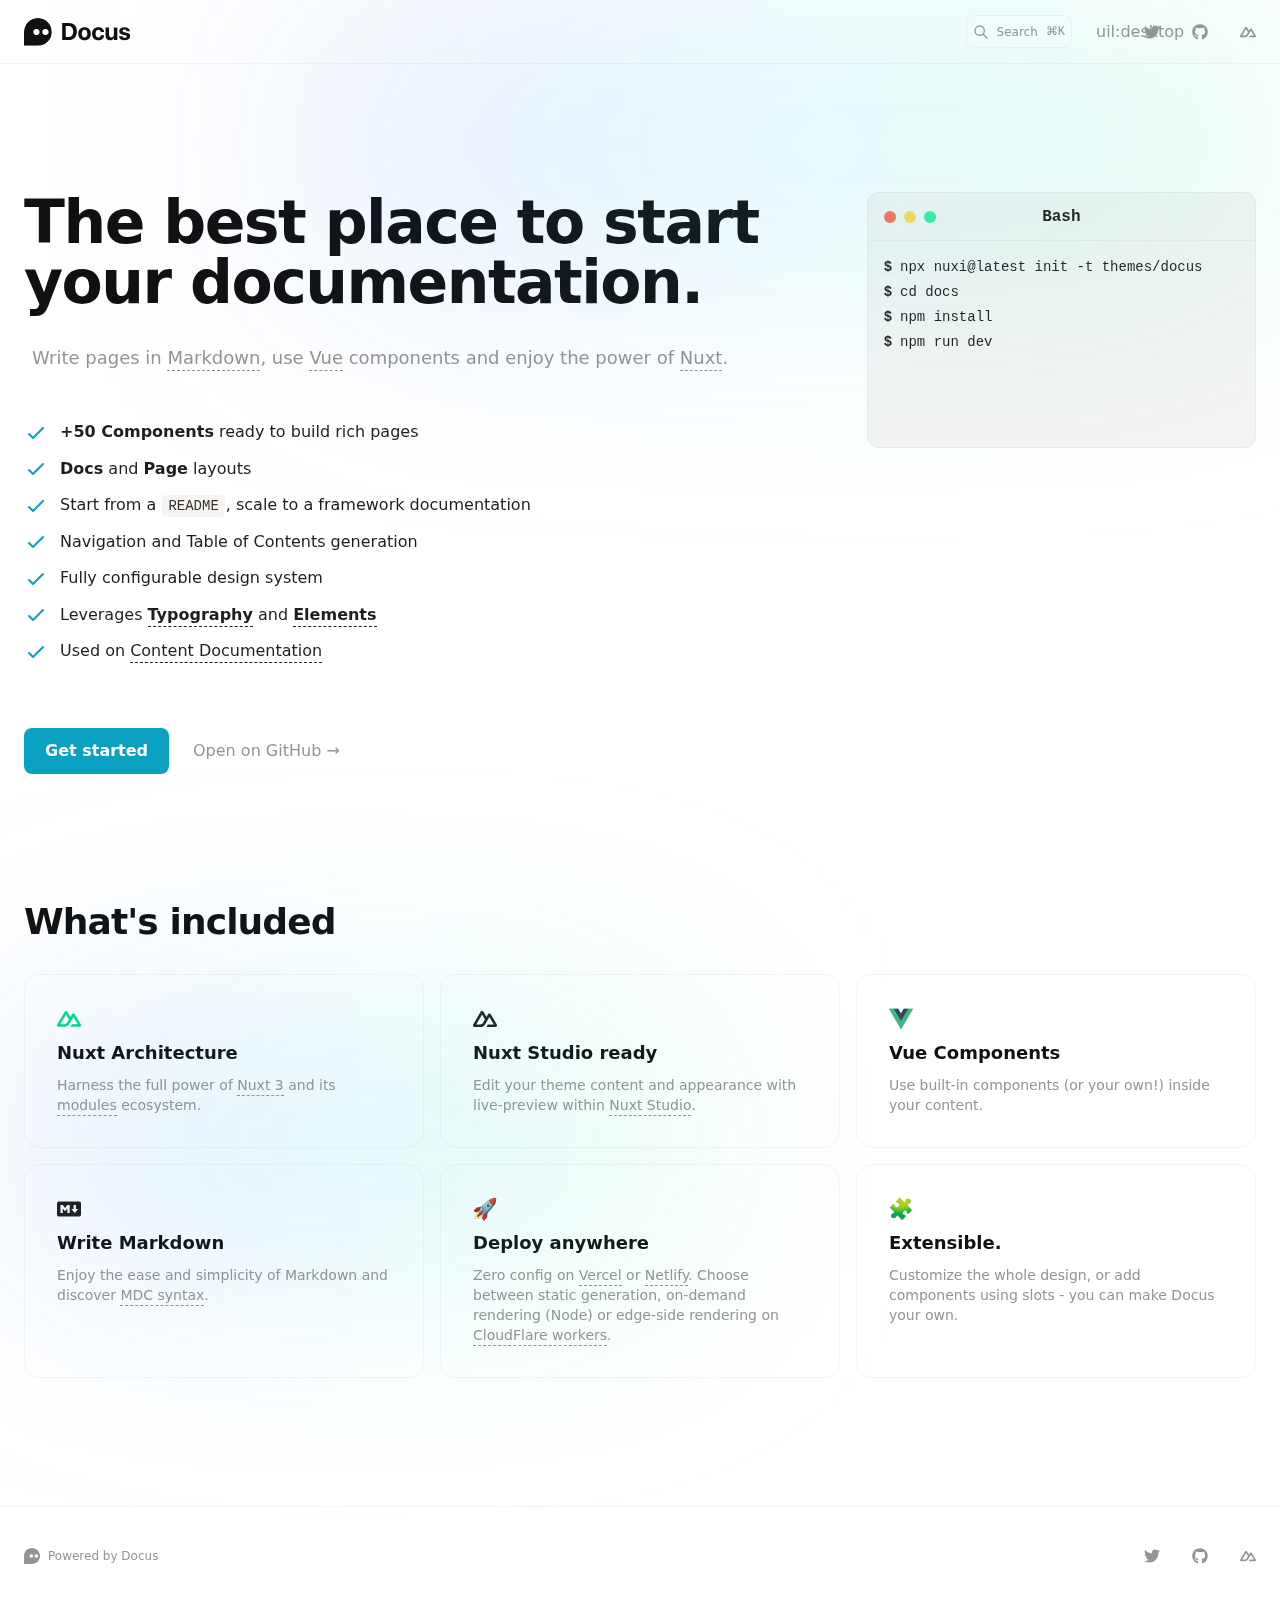
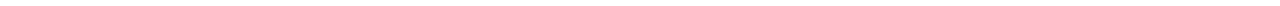
<file: index.html>
<!DOCTYPE html><html lang="en"><head><meta charset="utf-8">
<meta name="viewport" content="width=device-width, initial-scale=1">
<title>Home · Docus</title>
<meta name="twitter:card" content="summary_large_image">
<meta name="description" content="The best place to start your documentation.">
<meta property="og:description" content="The best place to start your documentation.">
<meta property="og:image" content="https://user-images.githubusercontent.com/904724/185365452-87b7ca7b-6030-4813-a2db-5e65c785bf88.png">
<meta property="og:title" content="Home">
<link rel="search" type="application/opensearchdescription+xml" href="opensearch.xml">
<link rel="preload" as="fetch" crossorigin="anonymous" href="/_payload.json">
<link rel="stylesheet" href="/_nuxt/entry.cTSbSSWo.css">
<link rel="stylesheet" href="/_nuxt/DocumentDrivenNotFound.7VHrNemK.css">
<link rel="stylesheet" href="/_nuxt/ButtonLink.VclukkzW.css">
<link rel="stylesheet" href="/_nuxt/page.W4S-D_bD.css">
<link rel="stylesheet" href="/_nuxt/Ellipsis.bZlq_sIQ.css">
<link rel="stylesheet" href="/_nuxt/BlockHero.uKJ0OdMl.css">
<link rel="stylesheet" href="/_nuxt/Terminal.72Vg9rqZ.css">
<link rel="stylesheet" href="/_nuxt/VideoPlayer.eZI_PyAz.css">
<link rel="stylesheet" href="/_nuxt/ProseA.BTpm-ibL.css">
<link rel="stylesheet" href="/_nuxt/List.fcYG61jj.css">
<link rel="stylesheet" href="/_nuxt/ProseStrong.htOXUJQw.css">
<link rel="stylesheet" href="/_nuxt/ProseCodeInline.-lSEDUl2.css">
<link rel="stylesheet" href="/_nuxt/CardGrid.j5e7wAPk.css">
<link rel="stylesheet" href="/_nuxt/Card.P7naVasp.css">
<link rel="stylesheet" href="/_nuxt/IconNuxtStudio.zYObplI-.css">
<link rel="modulepreload" as="script" crossorigin href="/_nuxt/entry.DrTU5DLx.js">
<link rel="modulepreload" as="script" crossorigin href="/_nuxt/document-driven.to9VuDjf.js">
<link rel="modulepreload" as="script" crossorigin href="/_nuxt/DocumentDrivenEmpty.h26VL50U.js">
<link rel="modulepreload" as="script" crossorigin href="/_nuxt/ContentRenderer.L-8obilM.js">
<link rel="modulepreload" as="script" crossorigin href="/_nuxt/ContentRendererMarkdown.vue.-_ns6N-e.js">
<link rel="modulepreload" as="script" crossorigin href="/_nuxt/preview.N5ooVbtL.js">
<link rel="modulepreload" as="script" crossorigin href="/_nuxt/DocumentDrivenNotFound.O9GFcAq_.js">
<link rel="modulepreload" as="script" crossorigin href="/_nuxt/ButtonLink.UMpJ-RBN.js">
<link rel="modulepreload" as="script" crossorigin href="/_nuxt/slot.UY8JyFNH.js">
<link rel="modulepreload" as="script" crossorigin href="/_nuxt/node.V6KjywBy.js">
<link rel="modulepreload" as="script" crossorigin href="/_nuxt/page.65ytbEW_.js">
<link rel="modulepreload" as="script" crossorigin href="/_nuxt/ContentRendererMarkdown.gBSTykve.js">
<link rel="modulepreload" as="script" crossorigin href="/_nuxt/IconDocus.677vjPlR.js">
<link rel="modulepreload" as="script" crossorigin href="/_nuxt/Ellipsis.DLV5NwBi.js">
<link rel="modulepreload" as="script" crossorigin href="/_nuxt/BlockHero.b-k7DxD6.js">
<link rel="modulepreload" as="script" crossorigin href="/_nuxt/Terminal.A0b8xkPI.js">
<link rel="modulepreload" as="script" crossorigin href="/_nuxt/VideoPlayer.SdQF0M_w.js">
<link rel="modulepreload" as="script" crossorigin href="/_nuxt/NuxtImg.vue.vRYZXRTA.js">
<link rel="modulepreload" as="script" crossorigin href="/_nuxt/ProseA.sSI2YyYk.js">
<link rel="modulepreload" as="script" crossorigin href="/_nuxt/List.KjTS6O3S.js">
<link rel="modulepreload" as="script" crossorigin href="/_nuxt/MDCSlot.Uv1SLzpy.js">
<link rel="modulepreload" as="script" crossorigin href="/_nuxt/ProseStrong.0eue4E35.js">
<link rel="modulepreload" as="script" crossorigin href="/_nuxt/ProseCodeInline.E_qv6A1O.js">
<link rel="modulepreload" as="script" crossorigin href="/_nuxt/CardGrid.8ce0izy2.js">
<link rel="modulepreload" as="script" crossorigin href="/_nuxt/Card.U9EbwDfi.js">
<link rel="modulepreload" as="script" crossorigin href="/_nuxt/IconNuxtStudio.5h1W0lCl.js">
<link rel="prefetch" as="style" href="/_nuxt/DocsPageLayout.pTRaHkQh.css">
<link rel="prefetch" as="style" href="/_nuxt/DocsAside.Ovd0Fp7R.css">
<link rel="prefetch" as="style" href="/_nuxt/Alert.06o3nleJ.css">
<link rel="prefetch" as="style" href="/_nuxt/DocsPageBottom.ZB3ujDoP.css">
<link rel="prefetch" as="style" href="/_nuxt/DocsPrevNext.b7vED56b.css">
<link rel="prefetch" as="style" href="/_nuxt/DocsToc.0Sfoy6zb.css">
<link rel="prefetch" as="style" href="/_nuxt/DocsTocLinks.uLoVYgtn.css">
<link rel="prefetch" as="script" crossorigin href="/_nuxt/default.9dn9ZVyV.js">
<link rel="prefetch" as="script" crossorigin href="/_nuxt/DocsPageLayout.z_mTCi0e.js">
<link rel="prefetch" as="script" crossorigin href="/_nuxt/DocsAside.bHPxpoN4.js">
<link rel="prefetch" as="script" crossorigin href="/_nuxt/Alert.0iHEPNaa.js">
<link rel="prefetch" as="script" crossorigin href="/_nuxt/DocsPageBottom.4QO_v9wj.js">
<link rel="prefetch" as="script" crossorigin href="/_nuxt/EditOnLink.vue.yfwvI-jj.js">
<link rel="prefetch" as="script" crossorigin href="/_nuxt/DocsPrevNext.iN1qaAqA.js">
<link rel="prefetch" as="script" crossorigin href="/_nuxt/DocsToc.6Tj2a7XM.js">
<link rel="prefetch" as="script" crossorigin href="/_nuxt/DocsTocLinks.RQKYnrCm.js">
<link rel="prefetch" as="script" crossorigin href="/_nuxt/client-db.D3FO--z5.js">
<link rel="prefetch" as="script" crossorigin href="/_nuxt/slugify.H1Fw1f_8.js">
<link rel="prefetch" as="style" href="/_nuxt/useStudio.3MfaGMCn.css">
<link rel="prefetch" as="script" crossorigin href="/_nuxt/useStudio.UYfePTSp.js">
<link rel="prefetch" as="script" crossorigin href="/_nuxt/query.taV6W2WV.js">
<link rel="prefetch" as="style" href="/_nuxt/error-404._LjjY-y0.css">
<link rel="prefetch" as="script" crossorigin href="/_nuxt/error-404.Qw1TpCSj.js">
<link rel="prefetch" as="style" href="/_nuxt/error-500.Ke0_YfD7.css">
<link rel="prefetch" as="script" crossorigin href="/_nuxt/error-500.eo3guYUz.js">
<script type="module" src="/_nuxt/entry.DrTU5DLx.js" crossorigin></script><style id="pinceau-runtime-hydratable">@media{.phy[--]{--puid:HU7Ysq-v;}.pv-G_7vjy{padding-left:var(--elements-container-padding-mobile);padding-right:var(--elements-container-padding-mobile);}@media (min-width: 475px){.pv-G_7vjy{padding-left:var(--elements-container-padding-xs);padding-right:var(--elements-container-padding-xs);}}@media (min-width: 640px){.pv-G_7vjy{padding-left:var(--elements-container-padding-sm);padding-right:var(--elements-container-padding-sm);}}@media (min-width: 768px){.pv-G_7vjy{padding-left:var(--elements-container-padding-md);padding-right:var(--elements-container-padding-md);}}} @media{.phy[--]{--puid:RAlkt7-v;}.pv-KSpUjc{max-width:var(--elements-container-maxWidth);padding-left:var(--elements-container-padding-mobile);padding-right:var(--elements-container-padding-mobile);}@media (min-width: 475px){.pv-KSpUjc{padding-left:var(--elements-container-padding-xs);padding-right:var(--elements-container-padding-xs);}}@media (min-width: 640px){.pv-KSpUjc{padding-left:var(--elements-container-padding-sm);padding-right:var(--elements-container-padding-sm);}}@media (min-width: 768px){.pv-KSpUjc{padding-left:var(--elements-container-padding-md);padding-right:var(--elements-container-padding-md);}}} @media{.phy[--]{--puid:YYqwuS-c;}.pc-YYqwuS[data-v-50e34578]{---c-cn-top:0;---eih-inset-inline-start:auto;---if-b-inset-inline-end:0px;---ss-e-z-index:10;---wj8-max-width:75%;---t33-height:10rem;---jfd-filter:blur(150px);---y-uj-background:linear-gradient(97.62deg, rgba(0, 71, 225, 0.22) 2.27%, rgba(26, 214, 255, 0.22) 50.88%, rgba(0, 220, 130, 0.22) 98.48%);}} @media{.phy[--]{--puid:L4Ey-l-c;}.pc-L4Ey-l[data-v-fa5f71a9]{---ym9-button-primary:var(--color-primary-600);---a23-button-secondary:var(--color-primary-500);}} @media{.phy[--]{--puid:L4Ey-l-v;}.pv-A8gogu{padding:var(--space-rem-625) var(--space-5);font-size:var(--text-base-fontSize);line-height:var(--text-base-lineHeight);}} @media{.phy[--]{--puid:eiGtY5-c;}.pc-eiGtY5[data-v-50e34578]{---c-cn-top:10rem;---eih-inset-inline-start:0px;---if-b-inset-inline-end:auto;---ss-e-z-index:10;---wj8-max-width:40rem;---t33-height:10rem;---jfd-filter:blur(140px);---y-uj-background:linear-gradient(97.62deg, rgba(0, 71, 225, 0.22) 2.27%, rgba(26, 214, 255, 0.22) 50.88%, rgba(0, 220, 130, 0.22) 98.48%);}} </style><style id="pinceau-theme">@media { :root {--pinceau-mq: initial; --docus-search-results-highlight-color: white;--docus-search-results-window-maxHeight: 100%;--docus-search-results-window-maxWidth: 640px;--docus-search-results-window-marginTop: 0;--docus-search-input-borderStyle: solid;--docus-search-input-borderWidth: 1px;--docus-search-backdropFilter: blur(24px);--docus-loadingBar-gradientColorStop3: #0047e1;--docus-loadingBar-gradientColorStop2: #34cdfe;--docus-loadingBar-gradientColorStop1: #00dc82;--docus-loadingBar-height: 3px;--docus-readableLine: 78ch;--docus-footer-height: 145px;--docus-header-height: 64px;--prose-code-inline-padding: 0.2rem 0.375rem 0.2rem 0.375rem;--prose-code-block-backdropFilter: contrast(1);--prose-code-block-border-style: solid;--prose-code-block-border-width: 1px;--prose-tbody-tr-borderBottom-style: dashed;--prose-tbody-tr-borderBottom-width: 1px;--prose-th-textAlign: inherit;--prose-thead-borderBottom-style: solid;--prose-thead-borderBottom-width: 1px;--prose-thead-border-style: solid;--prose-thead-border-width: 0px;--prose-table-textAlign: start;--prose-hr-width: 1px;--prose-hr-style: solid;--prose-li-listStylePosition: outside;--prose-ol-li-markerColor: currentColor;--prose-ol-paddingInlineStart: 21px;--prose-ol-listStyleType: decimal;--prose-ul-li-markerColor: currentColor;--prose-ul-paddingInlineStart: 21px;--prose-ul-listStyleType: disc;--prose-blockquote-border-style: solid;--prose-blockquote-border-width: 4px;--prose-blockquote-quotes: '201C' '201D' '2018' '2019';--prose-blockquote-paddingInlineStart: 24px;--prose-a-code-color-hover: currentColor;--prose-a-code-color-static: currentColor;--prose-a-hasCode-borderBottom: none;--prose-a-border-distance: 2px;--prose-a-border-color-hover: currentColor;--prose-a-border-color-static: currentColor;--prose-a-border-style-hover: solid;--prose-a-border-style-static: dashed;--prose-a-border-width: 1px;--prose-a-color-static: inherit;--prose-a-textDecoration: none;--prose-h6-margin: 3rem 0 2rem;--prose-h5-margin: 3rem 0 2rem;--prose-h4-margin: 3rem 0 2rem;--prose-h3-margin: 3rem 0 2rem;--prose-h2-margin: 3rem 0 2rem;--prose-h1-margin: 0 0 2rem;--typography-lead-loose: 2;--typography-lead-relaxed: 1.625;--typography-lead-normal: 1.5;--typography-lead-snug: 1.375;--typography-lead-tight: 1.25;--typography-lead-none: 1;--typography-lead-10: 2.5rem;--typography-lead-9: 2.25rem;--typography-lead-8: 2rem;--typography-lead-7: 1.75rem;--typography-lead-6: 1.5rem;--typography-lead-5: 1.25rem;--typography-lead-4: 1rem;--typography-lead-3: .75rem;--typography-lead-2: .5rem;--typography-lead-1: .025rem;--typography-fontWeight-black: 900;--typography-fontWeight-extrabold: 800;--typography-fontWeight-bold: 700;--typography-fontWeight-semibold: 600;--typography-fontWeight-medium: 500;--typography-fontWeight-normal: 400;--typography-fontWeight-light: 300;--typography-fontWeight-extralight: 200;--typography-fontWeight-thin: 100;--typography-fontSize-9xl: 128px;--typography-fontSize-8xl: 96px;--typography-fontSize-7xl: 72px;--typography-fontSize-6xl: 60px;--typography-fontSize-5xl: 48px;--typography-fontSize-4xl: 36px;--typography-fontSize-3xl: 30px;--typography-fontSize-2xl: 24px;--typography-fontSize-xl: 20px;--typography-fontSize-lg: 18px;--typography-fontSize-base: 16px;--typography-fontSize-sm: 14px;--typography-fontSize-xs: 12px;--typography-letterSpacing-wide: 0.025em;--typography-letterSpacing-tight: -0.025em;--typography-verticalMargin-base: 24px;--typography-verticalMargin-sm: 16px;--elements-border-secondary-hover: [object Object];--elements-backdrop-background: #fffc;--elements-backdrop-filter: saturate(200%) blur(20px);--elements-container-maxWidth: 80rem;--lead-loose: 2;--lead-relaxed: 1.625;--lead-normal: 1.5;--lead-snug: 1.375;--lead-tight: 1.25;--lead-none: 1;--lead-10: 2.5rem;--lead-9: 2.25rem;--lead-8: 2rem;--lead-7: 1.75rem;--lead-6: 1.5rem;--lead-5: 1.25rem;--lead-4: 1rem;--lead-3: .75rem;--lead-2: .5rem;--lead-1: .025rem;--letterSpacing-widest: 0.1em;--letterSpacing-wider: 0.05em;--letterSpacing-wide: 0.025em;--letterSpacing-normal: 0em;--letterSpacing-tight: -0.025em;--letterSpacing-tighter: -0.05em;--fontSize-9xl: 8rem;--fontSize-8xl: 6rem;--fontSize-7xl: 4.5rem;--fontSize-6xl: 3.75rem;--fontSize-5xl: 3rem;--fontSize-4xl: 2.25rem;--fontSize-3xl: 1.875rem;--fontSize-2xl: 1.5rem;--fontSize-xl: 1.25rem;--fontSize-lg: 1.125rem;--fontSize-base: 1rem;--fontSize-sm: 0.875rem;--fontSize-xs: 0.75rem;--fontWeight-black: 900;--fontWeight-extrabold: 800;--fontWeight-bold: 700;--fontWeight-semibold: 600;--fontWeight-medium: 500;--fontWeight-normal: 400;--fontWeight-light: 300;--fontWeight-extralight: 200;--fontWeight-thin: 100;--font-mono: ui-monospace, SFMono-Regular, Menlo, Monaco, Consolas, Liberation Mono, Courier New, monospace;--font-serif: ui-serif, Georgia, Cambria, Times New Roman, Times, serif;--font-sans: ui-sans-serif, system-ui, -apple-system, BlinkMacSystemFont, Segoe UI, Roboto, Helvetica Neue, Arial, Noto Sans, sans-serif, Apple Color Emoji, Segoe UI Emoji, Segoe UI Symbol, Noto Color Emoji;--opacity-total: 1;--opacity-high: 0.8;--opacity-medium: 0.5;--opacity-soft: 0.3;--opacity-light: 0.15;--opacity-bright: 0.1;--opacity-noOpacity: 0;--borderWidth-lg: 3px;--borderWidth-md: 2px;--borderWidth-sm: 1px;--borderWidth-noBorder: 0;--space-rem-875: 0.875rem;--space-rem-625: 0.625rem;--space-rem-375: 0.375rem;--space-rem-125: 0.125rem;--space-px: 1px;--space-128: 32rem;--space-96: 24rem;--space-80: 20rem;--space-72: 18rem;--space-64: 16rem;--space-60: 15rem;--space-56: 14rem;--space-52: 13rem;--space-48: 12rem;--space-44: 11rem;--space-40: 10rem;--space-36: 9rem;--space-32: 8rem;--space-28: 7rem;--space-24: 6rem;--space-20: 5rem;--space-16: 4rem;--space-14: 3.5rem;--space-12: 3rem;--space-11: 2.75rem;--space-10: 2.5rem;--space-9: 2.25rem;--space-8: 2rem;--space-7: 1.75rem;--space-6: 1.5rem;--space-5: 1.25rem;--space-4: 1rem;--space-3: 0.75rem;--space-2: 0.5rem;--space-1: 0.25rem;--space-0: 0px;--size-full: 100%;--size-7xl: 80rem;--size-6xl: 72rem;--size-5xl: 64rem;--size-4xl: 56rem;--size-3xl: 48rem;--size-2xl: 42rem;--size-xl: 36rem;--size-lg: 32rem;--size-md: 28rem;--size-sm: 24rem;--size-xs: 20rem;--size-200: 200px;--size-104: 104px;--size-80: 80px;--size-64: 64px;--size-56: 56px;--size-48: 48px;--size-40: 40px;--size-32: 32px;--size-24: 24px;--size-20: 20px;--size-16: 16px;--size-12: 12px;--size-8: 8px;--size-6: 6px;--size-4: 4px;--size-2: 2px;--size-0: 0px;--radii-full: 9999px;--radii-3xl: 1.75rem;--radii-2xl: 1.5rem;--radii-xl: 1rem;--radii-lg: 0.75rem;--radii-md: 0.5rem;--radii-sm: 0.375rem;--radii-xs: 0.25rem;--radii-2xs: 0.125rem;--radii-none: 0px;--shadow-none: 0px 0px 0px 0px transparent;--height-screen: 100vh;--width-screen: 100vw;--color-primary-900: #001A1F;--color-primary-800: #00232B;--color-primary-700: #024757;--color-primary-600: #09A0C1;--color-primary-500: #1AD6FF;--color-primary-400: #55E1FF;--color-primary-300: #82E3FF;--color-primary-200: #C5F2FF;--color-primary-100: #DCF7FF;--color-primary-50: #F1FCFF;--color-ruby-900: #380011;--color-ruby-800: #700021;--color-ruby-700: #a90032;--color-ruby-600: #e10043;--color-ruby-500: #ff1a5e;--color-ruby-400: #ff4079;--color-ruby-300: #ff6694;--color-ruby-200: #ff8dae;--color-ruby-100: #ffb3c9;--color-ruby-50: #ffd9e4;--color-pink-900: #380025;--color-pink-800: #70004b;--color-pink-700: #a90070;--color-pink-600: #e10095;--color-pink-500: #ff1ab2;--color-pink-400: #ff40bf;--color-pink-300: #ff66cc;--color-pink-200: #ff8dd8;--color-pink-100: #ffb3e5;--color-pink-50: #ffd9f2;--color-purple-900: #190038;--color-purple-800: #330070;--color-purple-700: #4c00a9;--color-purple-600: #6500e1;--color-purple-500: #811aff;--color-purple-400: #9640ff;--color-purple-300: #ab66ff;--color-purple-200: #c08dff;--color-purple-100: #d5b3ff;--color-purple-50: #ead9ff;--color-royalblue-900: #0b0531;--color-royalblue-800: #160a62;--color-royalblue-700: #211093;--color-royalblue-600: #2c15c4;--color-royalblue-500: #4127e8;--color-royalblue-400: #614bec;--color-royalblue-300: #806ff0;--color-royalblue-200: #a093f3;--color-royalblue-100: #c0b7f7;--color-royalblue-50: #dfdbfb;--color-indigoblue-900: #001238;--color-indigoblue-800: #002370;--color-indigoblue-700: #0035a9;--color-indigoblue-600: #0047e1;--color-indigoblue-500: #1a62ff;--color-indigoblue-400: #407cff;--color-indigoblue-300: #6696ff;--color-indigoblue-200: #8db0ff;--color-indigoblue-100: #b3cbff;--color-indigoblue-50: #d9e5ff;--color-blue-900: #00131D;--color-blue-800: #002235;--color-blue-700: #014267;--color-blue-600: #0069A6;--color-blue-500: #1AADFF;--color-blue-400: #64C7FF;--color-blue-300: #A1DDFF;--color-blue-200: #C6EAFF;--color-blue-100: #DFF3FF;--color-blue-50: #F2FAFF;--color-lightblue-900: #002e38;--color-lightblue-800: #005c70;--color-lightblue-700: #008aa9;--color-lightblue-600: #00b9e1;--color-lightblue-500: #1ad6ff;--color-lightblue-400: #40ddff;--color-lightblue-300: #66e4ff;--color-lightblue-200: #8deaff;--color-lightblue-100: #b3f1ff;--color-lightblue-50: #d9f8ff;--color-teal-900: #062a28;--color-teal-800: #0b544f;--color-teal-700: #117d77;--color-teal-600: #16a79e;--color-teal-500: #1cd1c6;--color-teal-400: #36e4da;--color-teal-300: #5fe9e1;--color-teal-200: #87efe9;--color-teal-100: #aff4f0;--color-teal-50: #d7faf8;--color-pear-900: #2a2b09;--color-pear-800: #545512;--color-pear-700: #7e801b;--color-pear-600: #a8aa24;--color-pear-500: #d0d32f;--color-pear-400: #d8da52;--color-pear-300: #e0e274;--color-pear-200: #e8e997;--color-pear-100: #eff0ba;--color-pear-50: #f7f8dc;--color-red-900: #1C0301;--color-red-800: #340A01;--color-red-700: #701704;--color-red-600: #BB2402;--color-red-500: #FF3B10;--color-red-400: #FF7353;--color-red-300: #FFA692;--color-red-200: #FFDED7;--color-red-100: #FFF3F0;--color-red-50: #FFF9F8;--color-orange-900: #381800;--color-orange-800: #702f00;--color-orange-700: #a94700;--color-orange-600: #e15e00;--color-orange-500: #ff7a1a;--color-orange-400: #ff9040;--color-orange-300: #ffa666;--color-orange-200: #ffbd8d;--color-orange-100: #ffd3b3;--color-orange-50: #ffe9d9;--color-yellow-900: #1B1500;--color-yellow-800: #292100;--color-yellow-700: #614E02;--color-yellow-600: #CBA408;--color-yellow-500: #FBCA05;--color-yellow-400: #FFDC4E;--color-yellow-300: #FFE372;--color-yellow-200: #FFF0B1;--color-yellow-100: #FFF6D3;--color-yellow-50: #FFFCEE;--color-green-900: #00190F;--color-green-800: #002817;--color-green-700: #006037;--color-green-600: #00B467;--color-green-500: #0DD885;--color-green-400: #3CEEA5;--color-green-300: #86FBCB;--color-green-200: #C3FFE6;--color-green-100: #DEFFF1;--color-green-50: #ECFFF7;--color-gray-900: #121110;--color-gray-800: #201E1B;--color-gray-700: #36332E;--color-gray-600: #67635D;--color-gray-500: #97948F;--color-gray-400: #ADA9A4;--color-gray-300: #DBD9D3;--color-gray-200: #ECEBE8;--color-gray-100: #F6F5F4;--color-gray-50: #FBFBFB;--color-black: #0B0A0A;--color-white: #ffffff;--media-portrait: only screen and (orientation: portrait);--media-landscape: only screen and (orientation: landscape);--media-rm: (prefers-reduced-motion: reduce);--media-2xl: (min-width: 1536px);--media-xl: (min-width: 1280px);--media-lg: (min-width: 1024px);--media-md: (min-width: 768px);--media-sm: (min-width: 640px);--media-xs: (min-width: 475px);--docus-search-results-highlight-backgroundColor: var(--color-primary-500);--docus-search-results-selected-backgroundColor: var(--color-gray-300);--docus-search-results-window-borderRadius: none;--docus-search-results-window-marginX: 0;--docus-search-input-backgroundColor: var(--color-gray-200);--docus-search-input-padding: var(--space-2) var(--space-4);--docus-search-input-gap: var(--space-2);--docus-search-input-fontSize: var(--fontSize-sm);--docus-search-input-borderColor: var(--color-gray-200);--docus-search-input-borderRadius: var(--radii-2xs);--docus-footer-padding: var(--space-4) 0;--docus-header-title-color-hover: var(--color-primary-500);--docus-header-title-color-static: var(--color-gray-900);--docus-header-title-fontWeight: var(--fontWeight-bold);--docus-header-title-fontSize: var(--fontSize-2xl);--docus-header-logo-height: var(--space-6);--docus-body-fontFamily: var(--font-sans);--docus-body-color: var(--color-gray-800);--docus-body-backgroundColor: var(--color-white);--prose-code-inline-fontWeight: var(--typography-fontWeight-normal);--prose-code-inline-fontSize: var(--typography-fontSize-sm);--prose-code-inline-borderRadius: var(--radii-xs);--prose-code-block-pre-padding: var(--typography-verticalMargin-sm);--prose-code-block-margin: var(--typography-verticalMargin-base) 0;--prose-code-block-fontSize: var(--typography-fontSize-sm);--prose-tbody-code-inline-fontSize: var(--typography-fontSize-sm);--prose-tbody-td-padding: var(--typography-verticalMargin-sm);--prose-th-fontWeight: var(--typography-fontWeight-semibold);--prose-th-padding: 0 var(--typography-verticalMargin-sm) var(--typography-verticalMargin-sm) var(--typography-verticalMargin-sm);--prose-table-lineHeight: var(--typography-lead-6);--prose-table-fontSize: var(--typography-fontSize-sm);--prose-table-margin: var(--typography-verticalMargin-base) 0;--prose-hr-margin: var(--typography-verticalMargin-base) 0;--prose-li-margin: var(--typography-verticalMargin-sm) 0;--prose-ol-margin: var(--typography-verticalMargin-base) 0;--prose-ul-margin: var(--typography-verticalMargin-base) 0;--prose-blockquote-margin: var(--typography-verticalMargin-base) 0;--prose-a-code-border-style: var(--prose-a-border-style-static);--prose-a-code-border-width: var(--prose-a-border-width);--prose-a-fontWeight: var(--typography-fontWeight-medium);--prose-img-margin: var(--typography-verticalMargin-base) 0;--prose-strong-fontWeight: var(--typography-fontWeight-semibold);--prose-h6-iconSize: var(--typography-fontSize-base);--prose-h6-fontWeight: var(--typography-fontWeight-semibold);--prose-h6-lineHeight: var(--typography-lead-normal);--prose-h6-fontSize: var(--typography-fontSize-lg);--prose-h5-iconSize: var(--typography-fontSize-lg);--prose-h5-fontWeight: var(--typography-fontWeight-semibold);--prose-h5-lineHeight: var(--typography-lead-snug);--prose-h5-fontSize: var(--typography-fontSize-xl);--prose-h4-iconSize: var(--typography-fontSize-lg);--prose-h4-letterSpacing: var(--typography-letterSpacing-tight);--prose-h4-fontWeight: var(--typography-fontWeight-semibold);--prose-h4-lineHeight: var(--typography-lead-snug);--prose-h4-fontSize: var(--typography-fontSize-2xl);--prose-h3-iconSize: var(--typography-fontSize-xl);--prose-h3-letterSpacing: var(--typography-letterSpacing-tight);--prose-h3-fontWeight: var(--typography-fontWeight-semibold);--prose-h3-lineHeight: var(--typography-lead-snug);--prose-h3-fontSize: var(--typography-fontSize-3xl);--prose-h2-iconSize: var(--typography-fontSize-2xl);--prose-h2-letterSpacing: var(--typography-letterSpacing-tight);--prose-h2-fontWeight: var(--typography-fontWeight-semibold);--prose-h2-lineHeight: var(--typography-lead-tight);--prose-h2-fontSize: var(--typography-fontSize-4xl);--prose-h1-iconSize: var(--typography-fontSize-3xl);--prose-h1-letterSpacing: var(--typography-letterSpacing-tight);--prose-h1-fontWeight: var(--typography-fontWeight-bold);--prose-h1-lineHeight: var(--typography-lead-tight);--prose-h1-fontSize: var(--typography-fontSize-5xl);--prose-p-br-margin: var(--typography-verticalMargin-base) 0 0 0;--prose-p-margin: var(--typography-verticalMargin-base) 0;--prose-p-lineHeight: var(--typography-lead-normal);--prose-p-fontSize: var(--typography-fontSize-base);--typography-color-secondary-900: var(--color-gray-900);--typography-color-secondary-800: var(--color-gray-800);--typography-color-secondary-700: var(--color-gray-700);--typography-color-secondary-600: var(--color-gray-600);--typography-color-secondary-500: var(--color-gray-500);--typography-color-secondary-400: var(--color-gray-400);--typography-color-secondary-300: var(--color-gray-300);--typography-color-secondary-200: var(--color-gray-200);--typography-color-secondary-100: var(--color-gray-100);--typography-color-secondary-50: var(--color-gray-50);--typography-color-primary-900: var(--color-primary-900);--typography-color-primary-800: var(--color-primary-800);--typography-color-primary-700: var(--color-primary-700);--typography-color-primary-600: var(--color-primary-600);--typography-color-primary-500: var(--color-primary-500);--typography-color-primary-400: var(--color-primary-400);--typography-color-primary-300: var(--color-primary-300);--typography-color-primary-200: var(--color-primary-200);--typography-color-primary-100: var(--color-primary-100);--typography-color-primary-50: var(--color-primary-50);--typography-font-code: var(--font-mono);--typography-font-body: var(--font-sans);--typography-font-display: var(--font-sans);--typography-body-backgroundColor: var(--color-white);--typography-body-color: var(--color-black);--elements-state-danger-borderColor-secondary: var(--color-red-200);--elements-state-danger-borderColor-primary: var(--color-red-100);--elements-state-danger-backgroundColor-secondary: var(--color-red-100);--elements-state-danger-backgroundColor-primary: var(--color-red-50);--elements-state-danger-color-secondary: var(--color-red-600);--elements-state-danger-color-primary: var(--color-red-500);--elements-state-warning-borderColor-secondary: var(--color-yellow-200);--elements-state-warning-borderColor-primary: var(--color-yellow-100);--elements-state-warning-backgroundColor-secondary: var(--color-yellow-100);--elements-state-warning-backgroundColor-primary: var(--color-yellow-50);--elements-state-warning-color-secondary: var(--color-yellow-700);--elements-state-warning-color-primary: var(--color-yellow-600);--elements-state-success-borderColor-secondary: var(--color-green-200);--elements-state-success-borderColor-primary: var(--color-green-100);--elements-state-success-backgroundColor-secondary: var(--color-green-100);--elements-state-success-backgroundColor-primary: var(--color-green-50);--elements-state-success-color-secondary: var(--color-green-600);--elements-state-success-color-primary: var(--color-green-500);--elements-state-info-borderColor-secondary: var(--color-blue-200);--elements-state-info-borderColor-primary: var(--color-blue-100);--elements-state-info-backgroundColor-secondary: var(--color-blue-100);--elements-state-info-backgroundColor-primary: var(--color-blue-50);--elements-state-info-color-secondary: var(--color-blue-600);--elements-state-info-color-primary: var(--color-blue-500);--elements-state-primary-borderColor-secondary: var(--color-primary-200);--elements-state-primary-borderColor-primary: var(--color-primary-100);--elements-state-primary-backgroundColor-secondary: var(--color-primary-100);--elements-state-primary-backgroundColor-primary: var(--color-primary-50);--elements-state-primary-color-secondary: var(--color-primary-700);--elements-state-primary-color-primary: var(--color-primary-600);--elements-surface-secondary-backgroundColor: var(--color-gray-200);--elements-surface-primary-backgroundColor: var(--color-gray-100);--elements-surface-background-base: var(--color-gray-100);--elements-border-secondary-static: var(--color-gray-200);--elements-border-primary-hover: var(--color-gray-200);--elements-border-primary-static: var(--color-gray-100);--elements-container-padding-md: var(--space-6);--elements-container-padding-sm: var(--space-6);--elements-container-padding-xs: var(--space-4);--elements-container-padding-mobile: var(--space-4);--elements-text-secondary-color-hover: var(--color-gray-700);--elements-text-secondary-color-static: var(--color-gray-500);--elements-text-primary-color-static: var(--color-gray-900);--text-6xl-lineHeight: var(--lead-none);--text-6xl-fontSize: var(--fontSize-6xl);--text-5xl-lineHeight: var(--lead-none);--text-5xl-fontSize: var(--fontSize-5xl);--text-4xl-lineHeight: var(--lead-10);--text-4xl-fontSize: var(--fontSize-4xl);--text-3xl-lineHeight: var(--lead-9);--text-3xl-fontSize: var(--fontSize-3xl);--text-2xl-lineHeight: var(--lead-8);--text-2xl-fontSize: var(--fontSize-2xl);--text-xl-lineHeight: var(--lead-7);--text-xl-fontSize: var(--fontSize-xl);--text-lg-lineHeight: var(--lead-7);--text-lg-fontSize: var(--fontSize-lg);--text-base-lineHeight: var(--lead-6);--text-base-fontSize: var(--fontSize-base);--text-sm-lineHeight: var(--lead-5);--text-sm-fontSize: var(--fontSize-sm);--text-xs-lineHeight: var(--lead-4);--text-xs-fontSize: var(--fontSize-xs);--color-shadow: var(--color-gray-400);--color-secondary-900: var(--color-gray-900);--color-secondary-800: var(--color-gray-800);--color-secondary-700: var(--color-gray-700);--color-secondary-600: var(--color-gray-600);--color-secondary-500: var(--color-gray-500);--color-secondary-400: var(--color-gray-400);--color-secondary-300: var(--color-gray-300);--color-secondary-200: var(--color-gray-200);--color-secondary-100: var(--color-gray-100);--color-secondary-50: var(--color-gray-50);--prose-code-inline-backgroundColor: var(--typography-color-secondary-100);--prose-code-inline-color: var(--typography-color-secondary-700);--prose-code-block-backgroundColor: var(--typography-color-secondary-100);--prose-code-block-color: var(--typography-color-secondary-700);--prose-code-block-border-color: var(--typography-color-secondary-200);--prose-tbody-tr-borderBottom-color: var(--typography-color-secondary-200);--prose-th-color: var(--typography-color-secondary-600);--prose-thead-borderBottom-color: var(--typography-color-secondary-200);--prose-thead-border-color: var(--typography-color-secondary-300);--prose-hr-color: var(--typography-color-secondary-200);--prose-blockquote-border-color: var(--typography-color-secondary-200);--prose-blockquote-color: var(--typography-color-secondary-500);--prose-a-code-background-hover: var(--typography-color-primary-50);--prose-a-code-border-color-hover: var(--typography-color-primary-500);--prose-a-code-border-color-static: var(--typography-color-secondary-400);--prose-a-color-hover: var(--typography-color-primary-500);--shadow-2xl: 0px 25px 50px -12px var(--color-shadow);--shadow-xl: 0px 20px 25px -5px var(--color-shadow), 0px 8px 10px -6px var(--color-shadow);--shadow-lg: 0px 10px 15px -3px var(--color-shadow), 0px 4px 6px -4px var(--color-shadow);--shadow-md: 0px 4px 6px -1px var(--color-shadow), 0px 2px 4px -2px var(--color-shadow);--shadow-sm: 0px 1px 3px 0px var(--color-shadow), 0px 1px 2px -1px var(--color-shadow);--shadow-xs: 0px 1px 2px 0px var(--color-shadow); } }@media { :root.dark {--pinceau-mq: dark; --prose-code-block-backdropFilter: contrast(1);--prose-ol-li-markerColor: currentColor;--prose-ul-li-markerColor: currentColor;--prose-a-code-color-hover: currentColor;--prose-a-code-color-static: currentColor;--prose-a-border-color-hover: currentColor;--prose-a-border-color-static: currentColor;--prose-a-color-static: inherit;--elements-backdrop-background: #0c0d0ccc;--docus-search-results-selected-backgroundColor: var(--color-gray-700);--docus-search-input-backgroundColor: var(--color-gray-800);--docus-search-input-borderColor: transparent;--docus-header-title-color-static: var(--color-gray-100);--docus-body-color: var(--color-gray-200);--docus-body-backgroundColor: var(--color-black);--typography-body-backgroundColor: var(--color-black);--typography-body-color: var(--color-white);--elements-state-danger-borderColor-secondary: var(--color-red-700);--elements-state-danger-borderColor-primary: var(--color-red-800);--elements-state-danger-backgroundColor-secondary: var(--color-red-800);--elements-state-danger-backgroundColor-primary: var(--color-red-900);--elements-state-danger-color-secondary: var(--color-red-200);--elements-state-danger-color-primary: var(--color-red-300);--elements-state-warning-borderColor-secondary: var(--color-yellow-700);--elements-state-warning-borderColor-primary: var(--color-yellow-800);--elements-state-warning-backgroundColor-secondary: var(--color-yellow-800);--elements-state-warning-backgroundColor-primary: var(--color-yellow-900);--elements-state-warning-color-secondary: var(--color-yellow-200);--elements-state-warning-color-primary: var(--color-yellow-400);--elements-state-success-borderColor-secondary: var(--color-green-700);--elements-state-success-borderColor-primary: var(--color-green-800);--elements-state-success-backgroundColor-secondary: var(--color-green-800);--elements-state-success-backgroundColor-primary: var(--color-green-900);--elements-state-success-color-secondary: var(--color-green-200);--elements-state-success-color-primary: var(--color-green-400);--elements-state-info-borderColor-secondary: var(--color-blue-700);--elements-state-info-borderColor-primary: var(--color-blue-800);--elements-state-info-backgroundColor-secondary: var(--color-blue-800);--elements-state-info-backgroundColor-primary: var(--color-blue-900);--elements-state-info-color-secondary: var(--color-blue-200);--elements-state-info-color-primary: var(--color-blue-400);--elements-state-primary-borderColor-secondary: var(--color-primary-700);--elements-state-primary-borderColor-primary: var(--color-primary-800);--elements-state-primary-backgroundColor-secondary: var(--color-primary-800);--elements-state-primary-backgroundColor-primary: var(--color-primary-900);--elements-state-primary-color-secondary: var(--color-primary-200);--elements-state-primary-color-primary: var(--color-primary-400);--elements-surface-secondary-backgroundColor: var(--color-gray-800);--elements-surface-primary-backgroundColor: var(--color-gray-900);--elements-surface-background-base: var(--color-gray-900);--elements-border-secondary-static: var(--color-gray-800);--elements-border-primary-hover: var(--color-gray-800);--elements-border-primary-static: var(--color-gray-900);--elements-text-secondary-color-hover: var(--color-gray-200);--elements-text-secondary-color-static: var(--color-gray-400);--elements-text-primary-color-static: var(--color-gray-50);--color-shadow: var(--color-gray-800);--prose-code-inline-backgroundColor: var(--typography-color-secondary-800);--prose-code-inline-color: var(--typography-color-secondary-200);--prose-code-block-backgroundColor: var(--typography-color-secondary-900);--prose-code-block-color: var(--typography-color-secondary-200);--prose-code-block-border-color: var(--typography-color-secondary-800);--prose-tbody-tr-borderBottom-color: var(--typography-color-secondary-800);--prose-th-color: var(--typography-color-secondary-400);--prose-thead-borderBottom-color: var(--typography-color-secondary-800);--prose-thead-border-color: var(--typography-color-secondary-600);--prose-hr-color: var(--typography-color-secondary-800);--prose-blockquote-border-color: var(--typography-color-secondary-700);--prose-blockquote-color: var(--typography-color-secondary-400);--prose-a-code-background-hover: var(--typography-color-primary-900);--prose-a-code-border-color-hover: var(--typography-color-primary-600);--prose-a-code-border-color-static: var(--typography-color-secondary-600);--prose-a-color-hover: var(--typography-color-primary-400); } }@media (min-width: 640px) { :root {--pinceau-mq: sm; --docus-search-results-window-maxHeight: 320px;--docus-search-results-window-marginTop: 20vh;--docus-footer-height: 100px;--docus-search-results-window-borderRadius: var(--radii-xs);--docus-search-results-window-marginX: var(--space-4);--docus-header-logo-height: var(--space-7); } }</style><script>"use strict";(()=>{const a=window,e=document.documentElement,m=["dark","light"],c=window&&window.localStorage&&window.localStorage.getItem&&window.localStorage.getItem("nuxt-color-mode")||"system";let n=c==="system"?d():c;const l=e.getAttribute("data-color-mode-forced");l&&(n=l),i(n),a["__NUXT_COLOR_MODE__"]={preference:c,value:n,getColorScheme:d,addColorScheme:i,removeColorScheme:f};function i(o){const t=""+o+"",s="theme";e.classList?e.classList.add(t):e.className+=" "+t,s&&e.setAttribute("data-"+s,o)}function f(o){const t=""+o+"",s="theme";e.classList?e.classList.remove(t):e.className=e.className.replace(new RegExp(t,"g"),""),s&&e.removeAttribute("data-"+s)}function r(o){return a.matchMedia("(prefers-color-scheme"+o+")")}function d(){if(a.matchMedia&&r("").media!=="not all"){for(const o of m)if(r(":"+o).matches)return o}return"light"}})();
</script></head><body><!----><!--teleport anchor--><!----><!--teleport anchor--><div id="__nuxt"><div class="app-layout" data-v-a5b6db96><div class="nuxt-progress" style="width:0%;opacity:0;background-size:Infinity% auto;" data-v-a5b6db96></div><header class="has-dialog" data-v-a5b6db96 data-v-ce7b64c9><div class="container pv-G_7vjy pc-HU7Ysq" data-v-ce7b64c9 data-v-dee2dd78><!--[--><div class="section left" data-v-ce7b64c9><!--[--><button aria-label="Menu" data-v-bf603525><svg xmlns="http://www.w3.org/2000/svg" xmlns:xlink="http://www.w3.org/1999/xlink" role="img" class="icon" data-v-bf603525 style="" width="1em" height="1em" viewBox="0 0 24 24" data-v-2de1f9e6><path fill="none" stroke="currentColor" stroke-linecap="round" stroke-linejoin="round" stroke-width="2" d="M4 6h16M4 12h16M4 18h16"/></svg></button><!--teleport start--><!--teleport end--><!--]--><a aria-current="page" href="/" class="router-link-active router-link-exact-active navbar-logo" aria-label="Docus" data-v-ce7b64c9 data-v-1a556904><span class="logo" data-v-1a556904><svg viewbox="0 0 167 44" fill="none" xmlns="http://www.w3.org/2000/svg" data-v-1a556904 data-v-ddb4bf5c><path d="M60 34.5945H70.2569C78.3172 34.5945 83.064 29.6369 83.064 21.1959V21.159C83.064 12.7365 78.2986 8 70.2569 8H60V34.5945ZM65.6217 29.987V12.5891H69.5867C74.5197 12.5891 77.3306 15.63 77.3306 21.1775V21.2143C77.3306 26.9645 74.6128 29.987 69.5867 29.987H65.6217Z" fill="currentColor" data-v-ddb4bf5c></path><path d="M95.1966 35C101.228 35 105.081 31.1666 105.081 24.716V24.6792C105.081 18.284 101.153 14.4321 95.178 14.4321C89.2211 14.4321 85.312 18.3208 85.312 24.6792V24.716C85.312 31.1481 89.1281 35 95.1966 35ZM95.2152 30.7795C92.5346 30.7795 90.8407 28.5863 90.8407 24.716V24.6792C90.8407 20.8642 92.5532 18.6526 95.178 18.6526C97.8213 18.6526 99.5525 20.8642 99.5525 24.6792V24.716C99.5525 28.5679 97.8585 30.7795 95.2152 30.7795Z" fill="currentColor" data-v-ddb4bf5c></path><path d="M116.823 35C122.147 35 125.59 31.7195 125.851 27.4068V27.2962H120.788L120.769 27.4621C120.397 29.4526 119.038 30.7795 116.86 30.7795C114.179 30.7795 112.504 28.5863 112.504 24.716V24.6976C112.504 20.9195 114.179 18.6526 116.841 18.6526C119.094 18.6526 120.415 20.0901 120.751 21.97L120.788 22.1358H125.832V22.0068C125.628 17.7311 122.184 14.4321 116.767 14.4321C110.792 14.4321 106.975 18.3577 106.975 24.6792V24.6976C106.975 31.0744 110.736 35 116.823 35Z" fill="currentColor" data-v-ddb4bf5c></path><path d="M135.08 35C138.095 35 140.143 33.5993 141.167 31.3324H141.278V34.5945H146.714V14.8375H141.278V26.1904C141.278 28.7706 139.733 30.5399 137.295 30.5399C134.856 30.5399 133.628 29.0471 133.628 26.4669V14.8375H128.192V27.5911C128.192 32.2171 130.687 35 135.08 35Z" fill="currentColor" data-v-ddb4bf5c></path><path d="M158.27 35C163.407 35 167 32.4567 167 28.5863V28.5679C167 25.656 165.287 24.0341 161.118 23.1679L157.73 22.4491C155.719 22.0253 155.031 21.3618 155.031 20.3481V20.3297C155.031 19.058 156.203 18.2287 158.083 18.2287C160.094 18.2287 161.267 19.2976 161.453 20.7167L161.471 20.8642H166.479V20.6799C166.348 17.215 163.389 14.4321 158.083 14.4321C153.001 14.4321 149.725 16.8648 149.725 20.6246V20.643C149.725 23.5918 151.68 25.5085 155.552 26.3195L158.94 27.0198C160.894 27.4437 161.564 28.0519 161.564 29.1024V29.1208C161.564 30.3925 160.317 31.185 158.27 31.185C156.092 31.185 154.919 30.2819 154.565 28.7338L154.528 28.5679H149.223L149.241 28.7338C149.669 32.4751 152.741 35 158.27 35Z" fill="currentColor" data-v-ddb4bf5c></path><mask id="mask0_109_36" style="mask-type:alpha;" maskUnits="userSpaceOnUse" x="0" y="0" width="44" height="44" data-v-ddb4bf5c><path fill-rule="evenodd" clip-rule="evenodd" d="M0 21.8104C0 9.76479 9.80347 0 21.8967 0C33.99 0 43.7935 9.76479 43.7935 21.8104C43.7935 33.8559 33.99 43.6207 21.8967 43.6207H0V21.8104ZM19.5294 17.0944C22.1442 17.0944 24.2641 19.2059 24.2641 21.8104C24.2641 24.4148 22.1442 26.526 19.5294 26.526C16.9147 26.526 14.7948 24.4148 14.7948 21.8101C14.7948 19.2059 16.9147 17.0944 19.5294 17.0944V17.0944ZM38.4674 21.8104C38.4674 19.2059 36.3475 17.0944 33.7328 17.0944C31.1183 17.0944 28.9984 19.2059 28.9984 21.8104C28.9984 24.4148 31.1183 26.526 33.7328 26.526C36.3475 26.526 38.4674 24.4148 38.4674 21.8101V21.8104Z" fill="white" data-v-ddb4bf5c></path></mask><g mask="url(#mask0_109_36)" data-v-ddb4bf5c><path fill-rule="evenodd" clip-rule="evenodd" d="M0 21.8104C0 9.76479 9.80347 0 21.8967 0C33.99 0 43.7935 9.76479 43.7935 21.8104C43.7935 33.8559 33.99 43.6207 21.8967 43.6207H0V21.8104ZM19.5294 17.0944C22.1442 17.0944 24.2641 19.2059 24.2641 21.8104C24.2641 24.4148 22.1442 26.526 19.5294 26.526C16.9147 26.526 14.7948 24.4148 14.7948 21.8101C14.7948 19.2059 16.9147 17.0944 19.5294 17.0944V17.0944ZM38.4674 21.8104C38.4674 19.2059 36.3475 17.0944 33.7328 17.0944C31.1183 17.0944 28.9984 19.2059 28.9984 21.8104C28.9984 24.4148 31.1183 26.526 33.7328 26.526C36.3475 26.526 38.4674 24.4148 38.4674 21.8101V21.8104Z" fill="currentColor" data-v-ddb4bf5c></path><path d="M9.9987e-06 43.6206H-0.156525V43.7762H9.9987e-06V43.6206ZM21.8967 -0.156006C9.71704 -0.156006 -0.156525 9.67861 -0.156525 21.8106H0.156545C0.156545 9.8508 9.88991 0.155828 21.8967 0.155828V-0.156006ZM43.9497 21.8103C43.9497 9.67861 34.0764 -0.156006 21.8967 -0.156006V0.155828C33.9036 0.155828 43.6369 9.8508 43.6369 21.8103H43.9497ZM21.8967 43.7762C34.0764 43.7762 43.9497 33.9419 43.9497 21.8103H43.6369C43.6369 33.7697 33.9036 43.4647 21.8967 43.4647V43.7762V43.7762ZM9.9987e-06 43.7762H21.8967V43.4647H9.9987e-06V43.7762ZM-0.156525 21.8103V43.6206H0.156545V21.8103H-0.156525ZM24.4203 21.8103C24.4203 19.1197 22.2306 16.9387 19.5294 16.9387V17.2502C22.0577 17.2502 24.1075 19.2916 24.1075 21.8103H24.4203V21.8103ZM19.5294 26.6816C22.2306 26.6816 24.4203 24.5005 24.4203 21.8103H24.1075C24.1075 24.3286 22.058 26.37 19.5294 26.37V26.6816V26.6816ZM14.6385 21.8106C14.6385 24.5008 16.8282 26.6819 19.5294 26.6819V26.3703C17.0011 26.3703 14.9513 24.3289 14.9513 21.8106H14.6385ZM19.5297 16.9387C16.8285 16.9387 14.6388 19.1197 14.6388 21.8103H14.9516C14.9516 19.2916 17.0011 17.2502 19.5297 17.2502V16.9387ZM33.7331 17.2502C36.2617 17.2502 38.3112 19.2916 38.3112 21.8103H38.624C38.624 19.1197 36.4343 16.9387 33.7331 16.9387V17.2502V17.2502ZM29.155 21.8103C29.155 19.2916 31.2045 17.2502 33.7328 17.2502V16.9387C31.0319 16.9387 28.8422 19.1197 28.8422 21.8103H29.155ZM33.7328 26.37C31.2045 26.37 29.155 24.3286 29.155 21.8103H28.8422C28.8422 24.5005 31.0319 26.6816 33.7328 26.6816V26.37ZM38.3109 21.8106C38.3109 24.3289 36.2614 26.3703 33.7328 26.3703V26.6819C36.434 26.6819 38.6237 24.5008 38.6237 21.8106H38.3109Z" fill="currentColor" data-v-ddb4bf5c></path></g></svg></span></a></div><div class="section center" data-v-ce7b64c9><a aria-current="page" href="/" class="router-link-active router-link-exact-active navbar-logo" aria-label="Docus" data-v-ce7b64c9 data-v-1a556904><span class="logo" data-v-1a556904><svg viewbox="0 0 167 44" fill="none" xmlns="http://www.w3.org/2000/svg" data-v-1a556904 data-v-ddb4bf5c><path d="M60 34.5945H70.2569C78.3172 34.5945 83.064 29.6369 83.064 21.1959V21.159C83.064 12.7365 78.2986 8 70.2569 8H60V34.5945ZM65.6217 29.987V12.5891H69.5867C74.5197 12.5891 77.3306 15.63 77.3306 21.1775V21.2143C77.3306 26.9645 74.6128 29.987 69.5867 29.987H65.6217Z" fill="currentColor" data-v-ddb4bf5c></path><path d="M95.1966 35C101.228 35 105.081 31.1666 105.081 24.716V24.6792C105.081 18.284 101.153 14.4321 95.178 14.4321C89.2211 14.4321 85.312 18.3208 85.312 24.6792V24.716C85.312 31.1481 89.1281 35 95.1966 35ZM95.2152 30.7795C92.5346 30.7795 90.8407 28.5863 90.8407 24.716V24.6792C90.8407 20.8642 92.5532 18.6526 95.178 18.6526C97.8213 18.6526 99.5525 20.8642 99.5525 24.6792V24.716C99.5525 28.5679 97.8585 30.7795 95.2152 30.7795Z" fill="currentColor" data-v-ddb4bf5c></path><path d="M116.823 35C122.147 35 125.59 31.7195 125.851 27.4068V27.2962H120.788L120.769 27.4621C120.397 29.4526 119.038 30.7795 116.86 30.7795C114.179 30.7795 112.504 28.5863 112.504 24.716V24.6976C112.504 20.9195 114.179 18.6526 116.841 18.6526C119.094 18.6526 120.415 20.0901 120.751 21.97L120.788 22.1358H125.832V22.0068C125.628 17.7311 122.184 14.4321 116.767 14.4321C110.792 14.4321 106.975 18.3577 106.975 24.6792V24.6976C106.975 31.0744 110.736 35 116.823 35Z" fill="currentColor" data-v-ddb4bf5c></path><path d="M135.08 35C138.095 35 140.143 33.5993 141.167 31.3324H141.278V34.5945H146.714V14.8375H141.278V26.1904C141.278 28.7706 139.733 30.5399 137.295 30.5399C134.856 30.5399 133.628 29.0471 133.628 26.4669V14.8375H128.192V27.5911C128.192 32.2171 130.687 35 135.08 35Z" fill="currentColor" data-v-ddb4bf5c></path><path d="M158.27 35C163.407 35 167 32.4567 167 28.5863V28.5679C167 25.656 165.287 24.0341 161.118 23.1679L157.73 22.4491C155.719 22.0253 155.031 21.3618 155.031 20.3481V20.3297C155.031 19.058 156.203 18.2287 158.083 18.2287C160.094 18.2287 161.267 19.2976 161.453 20.7167L161.471 20.8642H166.479V20.6799C166.348 17.215 163.389 14.4321 158.083 14.4321C153.001 14.4321 149.725 16.8648 149.725 20.6246V20.643C149.725 23.5918 151.68 25.5085 155.552 26.3195L158.94 27.0198C160.894 27.4437 161.564 28.0519 161.564 29.1024V29.1208C161.564 30.3925 160.317 31.185 158.27 31.185C156.092 31.185 154.919 30.2819 154.565 28.7338L154.528 28.5679H149.223L149.241 28.7338C149.669 32.4751 152.741 35 158.27 35Z" fill="currentColor" data-v-ddb4bf5c></path><mask id="mask0_109_36" style="mask-type:alpha;" maskUnits="userSpaceOnUse" x="0" y="0" width="44" height="44" data-v-ddb4bf5c><path fill-rule="evenodd" clip-rule="evenodd" d="M0 21.8104C0 9.76479 9.80347 0 21.8967 0C33.99 0 43.7935 9.76479 43.7935 21.8104C43.7935 33.8559 33.99 43.6207 21.8967 43.6207H0V21.8104ZM19.5294 17.0944C22.1442 17.0944 24.2641 19.2059 24.2641 21.8104C24.2641 24.4148 22.1442 26.526 19.5294 26.526C16.9147 26.526 14.7948 24.4148 14.7948 21.8101C14.7948 19.2059 16.9147 17.0944 19.5294 17.0944V17.0944ZM38.4674 21.8104C38.4674 19.2059 36.3475 17.0944 33.7328 17.0944C31.1183 17.0944 28.9984 19.2059 28.9984 21.8104C28.9984 24.4148 31.1183 26.526 33.7328 26.526C36.3475 26.526 38.4674 24.4148 38.4674 21.8101V21.8104Z" fill="white" data-v-ddb4bf5c></path></mask><g mask="url(#mask0_109_36)" data-v-ddb4bf5c><path fill-rule="evenodd" clip-rule="evenodd" d="M0 21.8104C0 9.76479 9.80347 0 21.8967 0C33.99 0 43.7935 9.76479 43.7935 21.8104C43.7935 33.8559 33.99 43.6207 21.8967 43.6207H0V21.8104ZM19.5294 17.0944C22.1442 17.0944 24.2641 19.2059 24.2641 21.8104C24.2641 24.4148 22.1442 26.526 19.5294 26.526C16.9147 26.526 14.7948 24.4148 14.7948 21.8101C14.7948 19.2059 16.9147 17.0944 19.5294 17.0944V17.0944ZM38.4674 21.8104C38.4674 19.2059 36.3475 17.0944 33.7328 17.0944C31.1183 17.0944 28.9984 19.2059 28.9984 21.8104C28.9984 24.4148 31.1183 26.526 33.7328 26.526C36.3475 26.526 38.4674 24.4148 38.4674 21.8101V21.8104Z" fill="currentColor" data-v-ddb4bf5c></path><path d="M9.9987e-06 43.6206H-0.156525V43.7762H9.9987e-06V43.6206ZM21.8967 -0.156006C9.71704 -0.156006 -0.156525 9.67861 -0.156525 21.8106H0.156545C0.156545 9.8508 9.88991 0.155828 21.8967 0.155828V-0.156006ZM43.9497 21.8103C43.9497 9.67861 34.0764 -0.156006 21.8967 -0.156006V0.155828C33.9036 0.155828 43.6369 9.8508 43.6369 21.8103H43.9497ZM21.8967 43.7762C34.0764 43.7762 43.9497 33.9419 43.9497 21.8103H43.6369C43.6369 33.7697 33.9036 43.4647 21.8967 43.4647V43.7762V43.7762ZM9.9987e-06 43.7762H21.8967V43.4647H9.9987e-06V43.7762ZM-0.156525 21.8103V43.6206H0.156545V21.8103H-0.156525ZM24.4203 21.8103C24.4203 19.1197 22.2306 16.9387 19.5294 16.9387V17.2502C22.0577 17.2502 24.1075 19.2916 24.1075 21.8103H24.4203V21.8103ZM19.5294 26.6816C22.2306 26.6816 24.4203 24.5005 24.4203 21.8103H24.1075C24.1075 24.3286 22.058 26.37 19.5294 26.37V26.6816V26.6816ZM14.6385 21.8106C14.6385 24.5008 16.8282 26.6819 19.5294 26.6819V26.3703C17.0011 26.3703 14.9513 24.3289 14.9513 21.8106H14.6385ZM19.5297 16.9387C16.8285 16.9387 14.6388 19.1197 14.6388 21.8103H14.9516C14.9516 19.2916 17.0011 17.2502 19.5297 17.2502V16.9387ZM33.7331 17.2502C36.2617 17.2502 38.3112 19.2916 38.3112 21.8103H38.624C38.624 19.1197 36.4343 16.9387 33.7331 16.9387V17.2502V17.2502ZM29.155 21.8103C29.155 19.2916 31.2045 17.2502 33.7328 17.2502V16.9387C31.0319 16.9387 28.8422 19.1197 28.8422 21.8103H29.155ZM33.7328 26.37C31.2045 26.37 29.155 24.3286 29.155 21.8103H28.8422C28.8422 24.5005 31.0319 26.6816 33.7328 26.6816V26.37ZM38.3109 21.8106C38.3109 24.3289 36.2614 26.3703 33.7328 26.3703V26.6819C36.434 26.6819 38.6237 24.5008 38.6237 21.8106H38.3109Z" fill="currentColor" data-v-ddb4bf5c></path></g></svg></span></a><!----></div><div class="section right" data-v-ce7b64c9><!--[--><button type="button" aria-label="Search" data-v-5124adaa><span class="content" data-v-5124adaa><svg xmlns="http://www.w3.org/2000/svg" xmlns:xlink="http://www.w3.org/1999/xlink" aria-hidden="true" role="img" class="icon" data-v-5124adaa style="" width="1em" height="1em" viewBox="0 0 24 24" data-v-2de1f9e6><path fill="none" stroke="currentColor" stroke-linecap="round" stroke-linejoin="round" stroke-width="2" d="m21 21l-6-6m2-5a7 7 0 1 1-14 0a7 7 0 0 1 14 0"/></svg><span data-v-5124adaa>Search</span><span data-v-5124adaa><kbd data-v-5124adaa>⌘</kbd><kbd data-v-5124adaa>K</kbd></span></span></button><!--teleport start--><!--teleport end--><!--]--><button aria-label="Color Mode" data-v-ce7b64c9 data-v-7b0524e4><span data-v-7b0524e4>...</span></button><div class="social-icons" data-v-ce7b64c9><!--[--><a href="https://twitter.com/nuxt_js" rel="noopener noreferrer" target="_blank" title="nuxt_js" aria-label="nuxt_js" data-v-2e2f446b><svg xmlns="http://www.w3.org/2000/svg" xmlns:xlink="http://www.w3.org/1999/xlink" aria-hidden="true" role="img" class="icon" data-v-2e2f446b style="" width="1em" height="1em" viewBox="0 0 512 512" data-v-2de1f9e6><path fill="currentColor" d="M459.37 151.716c.325 4.548.325 9.097.325 13.645c0 138.72-105.583 298.558-298.558 298.558c-59.452 0-114.68-17.219-161.137-47.106c8.447.974 16.568 1.299 25.34 1.299c49.055 0 94.213-16.568 130.274-44.832c-46.132-.975-84.792-31.188-98.112-72.772c6.498.974 12.995 1.624 19.818 1.624c9.421 0 18.843-1.3 27.614-3.573c-48.081-9.747-84.143-51.98-84.143-102.985v-1.299c13.969 7.797 30.214 12.67 47.431 13.319c-28.264-18.843-46.781-51.005-46.781-87.391c0-19.492 5.197-37.36 14.294-52.954c51.655 63.675 129.3 105.258 216.365 109.807c-1.624-7.797-2.599-15.918-2.599-24.04c0-57.828 46.782-104.934 104.934-104.934c30.213 0 57.502 12.67 76.67 33.137c23.715-4.548 46.456-13.32 66.599-25.34c-7.798 24.366-24.366 44.833-46.132 57.827c21.117-2.273 41.584-8.122 60.426-16.243c-14.292 20.791-32.161 39.308-52.628 54.253"/></svg></a><a href="https://github.com/nuxt-themes/docus" rel="noopener noreferrer" target="_blank" title="nuxt-themes/docus" aria-label="nuxt-themes/docus" data-v-2e2f446b><svg xmlns="http://www.w3.org/2000/svg" xmlns:xlink="http://www.w3.org/1999/xlink" aria-hidden="true" role="img" class="icon" data-v-2e2f446b style="" width="1em" height="1em" viewBox="0 0 496 512" data-v-2de1f9e6><path fill="currentColor" d="M165.9 397.4c0 2-2.3 3.6-5.2 3.6c-3.3.3-5.6-1.3-5.6-3.6c0-2 2.3-3.6 5.2-3.6c3-.3 5.6 1.3 5.6 3.6m-31.1-4.5c-.7 2 1.3 4.3 4.3 4.9c2.6 1 5.6 0 6.2-2s-1.3-4.3-4.3-5.2c-2.6-.7-5.5.3-6.2 2.3m44.2-1.7c-2.9.7-4.9 2.6-4.6 4.9c.3 2 2.9 3.3 5.9 2.6c2.9-.7 4.9-2.6 4.6-4.6c-.3-1.9-3-3.2-5.9-2.9M244.8 8C106.1 8 0 113.3 0 252c0 110.9 69.8 205.8 169.5 239.2c12.8 2.3 17.3-5.6 17.3-12.1c0-6.2-.3-40.4-.3-61.4c0 0-70 15-84.7-29.8c0 0-11.4-29.1-27.8-36.6c0 0-22.9-15.7 1.6-15.4c0 0 24.9 2 38.6 25.8c21.9 38.6 58.6 27.5 72.9 20.9c2.3-16 8.8-27.1 16-33.7c-55.9-6.2-112.3-14.3-112.3-110.5c0-27.5 7.6-41.3 23.6-58.9c-2.6-6.5-11.1-33.3 2.6-67.9c20.9-6.5 69 27 69 27c20-5.6 41.5-8.5 62.8-8.5s42.8 2.9 62.8 8.5c0 0 48.1-33.6 69-27c13.7 34.7 5.2 61.4 2.6 67.9c16 17.7 25.8 31.5 25.8 58.9c0 96.5-58.9 104.2-114.8 110.5c9.2 7.9 17 22.9 17 46.4c0 33.7-.3 75.4-.3 83.6c0 6.5 4.6 14.4 17.3 12.1C428.2 457.8 496 362.9 496 252C496 113.3 383.5 8 244.8 8M97.2 352.9c-1.3 1-1 3.3.7 5.2c1.6 1.6 3.9 2.3 5.2 1c1.3-1 1-3.3-.7-5.2c-1.6-1.6-3.9-2.3-5.2-1m-10.8-8.1c-.7 1.3.3 2.9 2.3 3.9c1.6 1 3.6.7 4.3-.7c.7-1.3-.3-2.9-2.3-3.9c-2-.6-3.6-.3-4.3.7m32.4 35.6c-1.6 1.3-1 4.3 1.3 6.2c2.3 2.3 5.2 2.6 6.5 1c1.3-1.3.7-4.3-1.3-6.2c-2.2-2.3-5.2-2.6-6.5-1m-11.4-14.7c-1.6 1-1.6 3.6 0 5.9c1.6 2.3 4.3 3.3 5.6 2.3c1.6-1.3 1.6-3.9 0-6.2c-1.4-2.3-4-3.3-5.6-2"/></svg></a><a href="https://nuxt.com" rel="noopener noreferrer" target="_blank" title="Nuxt" aria-label="Nuxt" data-v-2e2f446b><svg xmlns="http://www.w3.org/2000/svg" xmlns:xlink="http://www.w3.org/1999/xlink" aria-hidden="true" role="img" class="icon" data-v-2e2f446b style="" width="1em" height="1em" viewBox="0 0 24 24" data-v-2de1f9e6><path fill="currentColor" d="M13.464 19.83h8.922c.283 0 .562-.073.807-.21a1.59 1.59 0 0 0 .591-.574a1.53 1.53 0 0 0 .216-.783a1.529 1.529 0 0 0-.217-.782L17.792 7.414a1.59 1.59 0 0 0-.591-.573a1.652 1.652 0 0 0-.807-.21c-.283 0-.562.073-.807.21a1.59 1.59 0 0 0-.59.573L13.463 9.99L10.47 4.953a1.591 1.591 0 0 0-.591-.573a1.653 1.653 0 0 0-.807-.21c-.284 0-.562.073-.807.21a1.591 1.591 0 0 0-.591.573L.216 17.481a1.53 1.53 0 0 0-.217.782c0 .275.074.545.216.783a1.59 1.59 0 0 0 .59.574c.246.137.525.21.808.21h5.6c2.22 0 3.856-.946 4.982-2.79l2.733-4.593l1.464-2.457l4.395 7.382h-5.859Zm-6.341-2.46l-3.908-.002l5.858-9.842l2.923 4.921l-1.957 3.29c-.748 1.196-1.597 1.632-2.916 1.632"/></svg></a><!--]--></div></div><!--]--></div></header><main data-v-a5b6db96><!--[--><div class="document-driven-page"><div class="page-layout" data-v-4271ac81><div class="container pv-KSpUjc pc-utBwkl" data-v-4271ac81 data-v-dee2dd78><!--[--><article data-v-4271ac81><!--[--><div><div class="ellipsis pc-YYqwuS" data-v-50e34578><div class="ellipsis-item" data-v-50e34578></div></div><section class="block-hero" data-v-6edf9947><div class="layout" data-v-6edf9947><div class="content" data-v-6edf9947><!----><h1 class="title" data-v-6edf9947><!--[-->The best place to start your documentation.<!--]--></h1><p class="description" data-v-6edf9947><!--[-->Write pages in <a href="https://content.nuxtjs.org" rel="nofollow" data-v-6edf9947 data-v-19b8c5c7><!--[-->Markdown<!--]--></a>, use <a href="https://vuejs.org" rel="nofollow" data-v-6edf9947 data-v-19b8c5c7><!--[-->Vue<!--]--></a> components and enjoy the power of <a href="https://nuxt.com" rel="nofollow" data-v-6edf9947 data-v-19b8c5c7><!--[-->Nuxt<!--]--></a>.<!--]--></p><div class="extra" data-v-6edf9947><!--[--><ul data-v-02c49467><li data-v-02c49467><span class="list-icon primary" data-v-02c49467><svg xmlns="http://www.w3.org/2000/svg" xmlns:xlink="http://www.w3.org/1999/xlink" aria-hidden="true" role="img" class="icon" data-v-02c49467 style="" width="1em" height="1em" viewBox="0 0 24 24" data-v-2de1f9e6><path fill="none" stroke="currentColor" stroke-linecap="round" stroke-linejoin="round" stroke-width="2" d="m5 13l4 4L19 7"/></svg></span><span data-v-02c49467><!--[--><!--[--><strong data-v-02c49467 data-v-ff77c1e8><!--[-->+50 Components<!--]--></strong> ready to build rich pages<!--]--><!--]--></span></li><li data-v-02c49467><span class="list-icon primary" data-v-02c49467><svg xmlns="http://www.w3.org/2000/svg" xmlns:xlink="http://www.w3.org/1999/xlink" aria-hidden="true" role="img" class="icon" data-v-02c49467 style="" width="1em" height="1em" viewBox="0 0 24 24" data-v-2de1f9e6><path fill="none" stroke="currentColor" stroke-linecap="round" stroke-linejoin="round" stroke-width="2" d="m5 13l4 4L19 7"/></svg></span><span data-v-02c49467><!--[--><!--[--><strong data-v-02c49467 data-v-ff77c1e8><!--[-->Docs<!--]--></strong> and <strong data-v-02c49467 data-v-ff77c1e8><!--[-->Page<!--]--></strong> layouts<!--]--><!--]--></span></li><li data-v-02c49467><span class="list-icon primary" data-v-02c49467><svg xmlns="http://www.w3.org/2000/svg" xmlns:xlink="http://www.w3.org/1999/xlink" aria-hidden="true" role="img" class="icon" data-v-02c49467 style="" width="1em" height="1em" viewBox="0 0 24 24" data-v-2de1f9e6><path fill="none" stroke="currentColor" stroke-linecap="round" stroke-linejoin="round" stroke-width="2" d="m5 13l4 4L19 7"/></svg></span><span data-v-02c49467><!--[--><!--[-->Start from a <code class="" data-v-02c49467 data-v-2b0223a5><!--[-->README<!--]--></code>, scale to a framework documentation<!--]--><!--]--></span></li><li data-v-02c49467><span class="list-icon primary" data-v-02c49467><svg xmlns="http://www.w3.org/2000/svg" xmlns:xlink="http://www.w3.org/1999/xlink" aria-hidden="true" role="img" class="icon" data-v-02c49467 style="" width="1em" height="1em" viewBox="0 0 24 24" data-v-2de1f9e6><path fill="none" stroke="currentColor" stroke-linecap="round" stroke-linejoin="round" stroke-width="2" d="m5 13l4 4L19 7"/></svg></span><span data-v-02c49467><!--[--><!--[-->Navigation and Table of Contents generation<!--]--><!--]--></span></li><li data-v-02c49467><span class="list-icon primary" data-v-02c49467><svg xmlns="http://www.w3.org/2000/svg" xmlns:xlink="http://www.w3.org/1999/xlink" aria-hidden="true" role="img" class="icon" data-v-02c49467 style="" width="1em" height="1em" viewBox="0 0 24 24" data-v-2de1f9e6><path fill="none" stroke="currentColor" stroke-linecap="round" stroke-linejoin="round" stroke-width="2" d="m5 13l4 4L19 7"/></svg></span><span data-v-02c49467><!--[--><!--[-->Fully configurable design system<!--]--><!--]--></span></li><li data-v-02c49467><span class="list-icon primary" data-v-02c49467><svg xmlns="http://www.w3.org/2000/svg" xmlns:xlink="http://www.w3.org/1999/xlink" aria-hidden="true" role="img" class="icon" data-v-02c49467 style="" width="1em" height="1em" viewBox="0 0 24 24" data-v-2de1f9e6><path fill="none" stroke="currentColor" stroke-linecap="round" stroke-linejoin="round" stroke-width="2" d="m5 13l4 4L19 7"/></svg></span><span data-v-02c49467><!--[--><!--[-->Leverages <a href="https://typography.nuxt.space/" rel="nofollow" data-v-02c49467 data-v-19b8c5c7><!--[--><strong data-v-ff77c1e8><!--[-->Typography<!--]--></strong><!--]--></a> and <a href="https://elements.nuxt.dev" rel="nofollow" data-v-02c49467 data-v-19b8c5c7><!--[--><strong data-v-ff77c1e8><!--[-->Elements<!--]--></strong><!--]--></a><!--]--><!--]--></span></li><li data-v-02c49467><span class="list-icon primary" data-v-02c49467><svg xmlns="http://www.w3.org/2000/svg" xmlns:xlink="http://www.w3.org/1999/xlink" aria-hidden="true" role="img" class="icon" data-v-02c49467 style="" width="1em" height="1em" viewBox="0 0 24 24" data-v-2de1f9e6><path fill="none" stroke="currentColor" stroke-linecap="round" stroke-linejoin="round" stroke-width="2" d="m5 13l4 4L19 7"/></svg></span><span data-v-02c49467><!--[--><!--[-->Used on <a href="https://content.nuxtjs.org" rel="nofollow" data-v-02c49467 data-v-19b8c5c7><!--[-->Content Documentation<!--]--></a><!--]--><!--]--></span></li></ul><!--]--></div><div class="actions" data-v-6edf9947><!--[--><a href="/introduction/getting-started" class="button-link pv-A8gogu pc-L4Ey-l cta" bold data-v-6edf9947 data-v-fa5f71a9><!----><!--[-->Get started<!--]--></a><a href="https://github.com/nuxt-themes/docus" class="secondary" data-v-6edf9947>Open on GitHub →</a><!--]--></div></div><div class="support" data-v-6edf9947><!--[--><div class="terminal" data-v-4a87e972><!----><div class="header" data-v-4a87e972><div class="controls" data-v-4a87e972><div data-v-4a87e972></div><div data-v-4a87e972></div><div data-v-4a87e972></div></div><div class="title" data-v-4a87e972> Bash </div></div><div class="window" data-v-4a87e972><!--[--><span class="line" data-v-4a87e972><span class="sign" data-v-4a87e972>$</span><span class="content" data-v-4a87e972>npx nuxi@latest init -t themes/docus</span></span><span class="line" data-v-4a87e972><span class="sign" data-v-4a87e972>$</span><span class="content" data-v-4a87e972>cd docs</span></span><span class="line" data-v-4a87e972><span class="sign" data-v-4a87e972>$</span><span class="content" data-v-4a87e972>npm install</span></span><span class="line" data-v-4a87e972><span class="sign" data-v-4a87e972>$</span><span class="content" data-v-4a87e972>npm run dev</span></span><!--]--></div><div class="prompt" data-v-4a87e972> Click to copy </div></div><!--]--></div></div></section><section class="card-grid" data-v-959f266f><!--[--><div class="ellipsis pc-eiGtY5" data-v-50e34578><div class="ellipsis-item" data-v-50e34578></div></div><!--]--><h2 class="title" data-v-959f266f><!--[-->What&#39;s included<!--]--></h2><div class="layout" data-v-959f266f><!--[--><div class="card" data-v-f4b08990><svg xmlns="http://www.w3.org/2000/svg" xmlns:xlink="http://www.w3.org/1999/xlink" aria-hidden="true" role="img" class="icon" data-v-f4b08990 style="" width="1em" height="1em" viewBox="0 0 256 168" data-v-2de1f9e6><path fill="#00DC82" d="M143.618 167.029h95.166c3.023 0 5.992-.771 8.61-2.237a16.963 16.963 0 0 0 6.302-6.115a16.324 16.324 0 0 0 2.304-8.352c0-2.932-.799-5.811-2.312-8.35L189.778 34.6a16.966 16.966 0 0 0-6.301-6.113a17.626 17.626 0 0 0-8.608-2.238c-3.023 0-5.991.772-8.609 2.238a16.964 16.964 0 0 0-6.3 6.113l-16.342 27.473l-31.95-53.724a16.973 16.973 0 0 0-6.304-6.112A17.638 17.638 0 0 0 96.754 0c-3.022 0-5.992.772-8.61 2.237a16.973 16.973 0 0 0-6.303 6.112L2.31 141.975a16.302 16.302 0 0 0-2.31 8.35c0 2.932.793 5.813 2.304 8.352a16.964 16.964 0 0 0 6.302 6.115a17.628 17.628 0 0 0 8.61 2.237h59.737c23.669 0 41.123-10.084 53.134-29.758l29.159-48.983l15.618-26.215l46.874 78.742h-62.492zm-67.64-26.24l-41.688-.01L96.782 35.796l31.181 52.492l-20.877 35.084c-7.976 12.765-17.037 17.416-31.107 17.416"/></svg><!--[--><!--]--><div data-v-f4b08990><h3 class="title" data-v-f4b08990><!--[-->Nuxt Architecture<!--]--></h3><p class="description" data-v-f4b08990><!--[-->Harness the full power of <a href="https://v3.nuxtjs.org" rel="nofollow" data-v-f4b08990 data-v-19b8c5c7><!--[-->Nuxt 3<!--]--></a> and its <a href="https://modules.nuxtjs.org" rel="nofollow" data-v-f4b08990 data-v-19b8c5c7><!--[-->modules<!--]--></a> ecosystem.<!--]--></p></div></div><div class="card" data-v-f4b08990><svg xmlns="http://www.w3.org/2000/svg" viewbox="0 0 324 324" class="icon" width="1em" height="1em" data-v-f4b08990 data-v-2de1f9e6 data-v-467cceb6><path fill="currentColor" d="M181.767 270h120.444c3.826 0 7.584-.997 10.897-2.893 3.313-1.896 6.064-4.623 7.976-7.907 1.912-3.285 2.918-7.01 2.916-10.801-.002-3.792-1.011-7.516-2.926-10.798L240.187 98.7439c-1.912-3.2832-4.662-6.0097-7.974-7.9054-3.312-1.8956-7.07-2.8936-10.895-2.8936-3.824 0-7.582.998-10.894 2.8936-3.312 1.8957-6.063 4.6222-7.975 7.9054l-20.682 35.5281-40.438-69.4745c-1.913-3.283-4.665-6.0091-7.978-7.9044C130.038 54.9978 126.28 54 122.454 54c-3.825 0-7.583.9978-10.896 2.8931-3.313 1.8953-6.065 4.6214-7.978 7.9044L2.9255 237.601C1.0107 240.883.0017 244.607 0 248.399c-.0017 3.791 1.004 7.516 2.916 10.801 1.912 3.284 4.6628 6.011 7.9758 7.907C14.2047 269.003 17.963 270 21.7886 270h75.605c29.9554 0 52.0464-13.041 67.2474-38.483l36.905-63.345 19.767-33.9L280.637 236.1h-79.091L181.767 270Zm-85.6059-33.935-52.7627-.011L122.49 100.291l39.463 67.881-26.422 45.371c-10.095 16.508-21.563 22.522-39.3699 22.522Z" data-v-467cceb6></path></svg><!--[--><!--]--><div data-v-f4b08990><h3 class="title" data-v-f4b08990><!--[-->Nuxt Studio ready<!--]--></h3><p class="description" data-v-f4b08990><!--[-->Edit your theme content and appearance with live-preview within <a href="https://nuxt.studio" rel="nofollow" data-v-f4b08990 data-v-19b8c5c7><!--[-->Nuxt Studio<!--]--></a>.<!--]--></p></div></div><div class="card" data-v-f4b08990><svg xmlns="http://www.w3.org/2000/svg" xmlns:xlink="http://www.w3.org/1999/xlink" aria-hidden="true" role="img" class="icon" data-v-f4b08990 style="" width="1em" height="1em" viewBox="0 0 256 221" data-v-2de1f9e6><path fill="#41B883" d="M204.8 0H256L128 220.8L0 0h97.92L128 51.2L157.44 0z"/><path fill="#41B883" d="m0 0l128 220.8L256 0h-51.2L128 132.48L50.56 0z"/><path fill="#35495E" d="M50.56 0L128 133.12L204.8 0h-47.36L128 51.2L97.92 0z"/></svg><!--[--><!--]--><div data-v-f4b08990><h3 class="title" data-v-f4b08990><!--[-->Vue Components<!--]--></h3><p class="description" data-v-f4b08990><!--[-->Use built-in components (or your own!) inside your content.<!--]--></p></div></div><div class="card" data-v-f4b08990><svg xmlns="http://www.w3.org/2000/svg" xmlns:xlink="http://www.w3.org/1999/xlink" aria-hidden="true" role="img" class="icon" data-v-f4b08990 style="" width="1em" height="1em" viewBox="0 0 24 24" data-v-2de1f9e6><path fill="currentColor" d="M22.27 19.385H1.73A1.73 1.73 0 0 1 0 17.655V6.345a1.73 1.73 0 0 1 1.73-1.73h20.54A1.73 1.73 0 0 1 24 6.345v11.308a1.73 1.73 0 0 1-1.73 1.731zM5.769 15.923v-4.5l2.308 2.885l2.307-2.885v4.5h2.308V8.078h-2.308l-2.307 2.885l-2.308-2.885H3.46v7.847zM21.232 12h-2.309V8.077h-2.307V12h-2.308l3.461 4.039z"/></svg><!--[--><!--]--><div data-v-f4b08990><h3 class="title" data-v-f4b08990><!--[-->Write Markdown<!--]--></h3><p class="description" data-v-f4b08990><!--[-->Enjoy the ease and simplicity of Markdown and discover <a href="https://content.nuxtjs.org/guide/writing/mdc" rel="nofollow" data-v-f4b08990 data-v-19b8c5c7><!--[-->MDC syntax<!--]--></a>.<!--]--></p></div></div><div class="card" data-v-f4b08990><svg xmlns="http://www.w3.org/2000/svg" xmlns:xlink="http://www.w3.org/1999/xlink" aria-hidden="true" role="img" class="icon" data-v-f4b08990 style="" width="1em" height="1em" viewBox="0 0 128 128" data-v-2de1f9e6><path fill="#CA2C31" d="m3.77 71.73l16.34-16.1l27.82-4.93l-2.75 14.56L7.57 76.82l-2.43-1.05z"/><path fill="#A02422" d="M22.94 59.76L5.2 75.88l13.05 6.36l19.81-10.11v-4.77l4.05-10.92zm41.98 28.39l-8.57 3.72l-8.09 17.15s7.12 15.77 7.44 15.77c.32 0 4.37.32 4.37.32l14.4-16.1l3.64-27.5z"/><path fill="#CA2C31" d="M56.5 100.84s4.77-.97 8.17-2.59c3.4-1.62 7.6-4.04 7.6-4.04l-1.54 13.43l-15.05 17.13s-.59-.73-3.09-6.17c-1.99-4.34-2.68-5.89-2.68-5.89z"/><path fill="#F7D74D" d="M31.58 80.66s-5.74-.48-12.03 7.47c-5.74 7.26-8.43 19.08-9.47 22.12s-3.53 3.66-2.7 5.05s4.42 1.31 8.85.76s8.23-1.94 8.23-1.94s-.19.48-.83 1.52c-.23.37-1.03.9-.97 1.45c.14 1.31 11.36 1.34 20.32-7.88c9.68-9.95 4.98-18.11 4.98-18.11z"/><path fill="#FBF0B4" d="M33.31 85.29s-6.19.33-11.31 8.28s-7.5 17.16-7.01 17.78c.48.62 10.02-2.83 12.31-2.14c1.57.48.76 2.07 1.18 2.49c.35.35 4.49.94 11.19-6.32c6.71-7.26 5.12-17.46 5.12-17.46z"/><path fill="#858585" d="M36.35 74.44s-3.11 2.77-4.22 4.36c-1.11 1.59-1.11 1.73-1.04 2.21c.07.48 1.22 5.75 6.01 10.37c5.88 5.67 11.13 6.43 11.89 6.43c.76 0 5.81-5.67 5.81-5.67z"/><path fill="#437687" d="M50.1 91.24s5.04 3.31 13.49.47c11.55-3.88 20.02-12.56 30.51-23.52c10.12-10.58 18.61-23.71 18.61-23.71l-5.95-19.93z"/><path fill="#3F545F" d="m67.99 80.33l1.39-4.32l3.48.49s2.65 1.25 4.6 2.16c1.95.91 4.46 1.6 4.46 1.6l-4.95 4.18s-2.7-1.02-4.67-1.88c-2.22-.97-4.31-2.23-4.31-2.23"/><path fill="#8DAFBF" d="M84.32 16.14s-9.62 5.58-23.41 18.63c-12.43 11.76-21.64 22.4-23.87 31.45c-1.86 7.58-.87 12.18 3.36 17.15c4.47 5.26 9.71 7.87 9.71 7.87s3.94.06 20.38-12.59C91 62.86 107.43 36.42 107.43 36.42z"/><path fill="#D83F22" d="M104.18 41.84s-8.37-3.57-14.34-11.9c-5.93-8.27-5.46-13.86-5.46-13.86s4.96-3.89 16.11-8.34c7.5-2.99 17.71-4.52 21.07-2.03s-2.3 14.98-2.3 14.98l-10.31 19.96z"/><path fill="#6896A5" d="M68.17 80.4s-7.23-3.69-11.83-8.94c-8.7-9.91-10.5-20.79-10.5-20.79l4.37-5.13S51.3 57.1 60.63 67.09c6.08 6.51 12.43 9.49 12.43 9.49s-1.27 1.07-2.63 2.11c-.87.67-2.26 1.71-2.26 1.71"/><path fill="#A02422" d="M112.71 44.48s4.34-5.23 8.45-17.02c5.74-16.44.74-21.42.74-21.42s-1.69 7.82-7.56 18.69c-4.71 8.71-10.41 17-10.41 17s3.14 1.41 4.84 1.9c2.14.62 3.94.85 3.94.85"/><path fill="#B3E1EE" d="M39.81 69.66c1.3 1.24 3.27-.06 4.56-3.1c1.3-3.04 1.28-4.74.28-5.46c-1.24-.9-3.32 1.07-4.23 2.82c-1 1.94-1.59 4.8-.61 5.74m45.14-49.53s-7.61 5.47-15.73 12.91c-7.45 6.83-12.39 12.17-13.07 13.41c-.72 1.33-.73 3.21-.17 4.17s1.8 1.46 2.93.62c1.13-.85 9.18-9.75 16.45-16.11c6.65-5.82 11.78-9.51 11.78-9.51s2.08-3.68 1.74-4.52c-.34-.85-3.93-.97-3.93-.97"/><path fill="#ED6A65" d="M84.95 20.13s5.62-4.31 11.74-7.34c5.69-2.82 11.35-5.17 12.37-3.13c.97 1.94-5.37 4.58-10.95 8.14c-5.58 3.56-10.95 7.81-10.95 7.81s-.82-1.5-1.35-2.89a23.7 23.7 0 0 1-.86-2.59"/><path fill="#E1E1E1" d="M89.59 39.25c-5.57-5.13-13.32-3.75-17.14.81c-3.92 4.7-3.63 11.88 1 16.2c4.21 3.92 12.04 4.81 16.76-.69c4.2-4.88 3.94-12.13-.62-16.32"/><path fill="#3F545F" d="M75.33 41.87c-3.31 3.25-3.13 9.69.81 12.63c3.44 2.57 8.32 2.44 11.38-.69c3.06-3.13 3.06-8.82.19-11.76c-3.3-3.37-8.59-3.9-12.38-.18"/><path fill="#A02524" d="M50 76.89s6.19-6.28 6.87-5.6c.68.68.59 4.49-2.37 8.73c-2.97 4.24-9.5 11.79-14.67 16.88c-5.1 5.01-12.29 10.74-12.97 10.64c-.53-.08-2.68-1.15-3.54-2.19c-.84-1.03 1.67-5.9 2.68-7.51c1.02-1.61 24-20.95 24-20.95"/><path fill="#CA2C31" d="M21.23 101.85c-.08 1.44 2.12 3.54 2.12 3.54L56.87 71.3s-1.57-1.77-6.19 1.1c-4.66 2.9-8.74 6.38-14.76 12.21c-8.39 8.14-14.61 15.8-14.69 17.24"/><path fill="#FFF" d="M19.06 36.95c-1.11 1.11-1.16 2.89.08 3.91c1.1.91 2.89.32 3.56-.5s.59-2.6-.3-3.48c-.89-.89-2.66-.6-3.34.07"/><path fill="#FFF" d="M41.02 35.65c-.84.93-.57 2.31.21 2.82s1.95.46 2.52-.24c.51-.63.57-1.89-.21-2.67c-.68-.67-1.98-.51-2.52.09" opacity=".5"/><path fill="#FFF" d="M55.55 11.89s1.22-3.48 1.94-3.52c.73-.04 1.78 3.48 1.78 3.48s3.61.04 3.85.57c.31.68-2.31 2.96-2.31 2.96s.85 3.4.45 3.81c-.45.45-3.56-1.34-3.56-1.34s-3.2 2.23-3.89 1.62c-.6-.53.65-4.13.65-4.13s-3-2.19-2.84-2.8c.23-.86 3.93-.65 3.93-.65m41.46 83.44c1.21.67 2.73.29 3.29-1c.51-1.15-.43-2.52-1.28-2.89c-.85-.37-2.34.12-2.88 1.09c-.53.96.14 2.4.87 2.8m17.18-29.49c-.69-1.07-2.18-1.42-3.15-.56c-.94.84-.71 2.16-.18 2.83c.53.67 1.95.92 2.81.37s.94-2 .52-2.64"/></svg><!--[--><!--]--><div data-v-f4b08990><h3 class="title" data-v-f4b08990><!--[-->Deploy anywhere<!--]--></h3><p class="description" data-v-f4b08990><!--[-->Zero config on <a href="https://vercel.com" rel="nofollow" data-v-f4b08990 data-v-19b8c5c7><!--[-->Vercel<!--]--></a> or <a href="https://netlify.com" rel="nofollow" data-v-f4b08990 data-v-19b8c5c7><!--[-->Netlify<!--]--></a>. Choose between static generation, on-demand rendering (Node) or edge-side rendering on <a href="https://workers.cloudflare.com" rel="nofollow" data-v-f4b08990 data-v-19b8c5c7><!--[-->CloudFlare workers<!--]--></a>.<!--]--></p></div></div><div class="card" data-v-f4b08990><svg xmlns="http://www.w3.org/2000/svg" xmlns:xlink="http://www.w3.org/1999/xlink" aria-hidden="true" role="img" class="icon" data-v-f4b08990 style="" width="1em" height="1em" viewBox="0 0 128 128" data-v-2de1f9e6><path fill="#B0B0AF" d="M32.74 59.8c-.42-.42-25.99-6.05-25.99-6.05s-1.49 2.39-1.06 3.8c.24.79 5.82 7.28 11.56 13.25c4.53 4.72 9.68 9.52 10.43 12.26c1.15 4.22 1.27 10.99 1.27 10.99l-16.67 10.18s2.04 10.38 15.26 9.97c12.35-.38 12.99-13.46 16.91-13.53c.66-.01 1.57-.24 3.2 1.51c4.04 4.34 11.6 12.72 14.13 15.26c3.38 3.38 5.78 6.76 7.05 6.62c1.27-.14 11.98-9.72 15.08-12.68c3.1-2.96 5.92-6.48 5.92-9.44c0-2.96-4.37-5.21-4.37-5.21l-24.1 2.82zm70.88-38.18c.42 0 11.13-5.35 11.13-5.35s5.5 11.13-1.55 17.47c-7.05 6.34-8.6 2.75-11.98 6.48c-2.58 2.85-1.27 8.74-1.27 8.74L120.9 69.1s1.17 2.13.33 3.68c-.6 1.1-7.65 8.99-13.11 14.66c-2.46 2.55-5.89 3.41-7.75 2.96c-4.65-1.13-5.35-4.79-6.2-11.27c-.85-6.48-6.43-6.38-8.46-6.06c-4.28.68-7.07 3.18-7.07 3.18s-25.2-30.37-24.92-31.22c.28-.85 1.27-7.19-1.69-9.86c-2.96-2.68-8.87-4.04-11.13-5.59c-2.25-1.55-2.55-4.5-2.14-7.36s18.63-2.83 18.63-2.83s31.42 17.33 31.57 16.63c.14-.74 14.66-14.4 14.66-14.4"/><radialGradient id="iconifyVue0" cx="62.172" cy="-28.3" r="119.225" gradientUnits="userSpaceOnUse"><stop offset=".508" stop-color="#B7D118"/><stop offset=".572" stop-color="#B2D019"/><stop offset=".643" stop-color="#A5CD1D"/><stop offset=".717" stop-color="#8FC922"/><stop offset=".793" stop-color="#70C22A"/><stop offset=".871" stop-color="#48BA34"/><stop offset=".949" stop-color="#18B040"/><stop offset=".981" stop-color="#02AB46"/></radialGradient><path fill="url(#iconifyVue0)" d="M88.12 24.99c.76-2.78-.11-9.61 5.2-14.13s13.57-3.96 18.54.79s5.77 13.68-.11 19.56c-5.88 5.88-8.59 2.6-11.87 5.77c-3.28 3.17-2.71 5.77-.68 7.69c2.04 1.92 22.28 23.07 21.71 24.42s-14.36 16.96-16.62 18.09c-2.26 1.13-6.22 1.02-7.01-2.71s.57-11.19-5.09-13.12c-5.65-1.92-8.14-.34-13.68 5.54c-5.54 5.88-8.03 12.32-3.51 15.6c4.52 3.28 10.18 1.92 12.44 5.77s-1.13 7.35-7.12 12.89c-5.99 5.54-10.63 10.06-11.42 9.5c-.79-.57-17.98-18.77-19.67-20.69c-1.7-1.92-4.98-3.62-8.14-.68c-3.17 2.94-3.73 12.55-17.07 12.55S9.08 97.36 13.83 91.37s15.26-6.56 15.49-10.63c.1-1.87-5.67-6.91-10.85-12.32C12.38 62.05 6.72 55.3 6.48 54.51c-.45-1.47 12.66-14.36 15.15-16.17s5.31-.68 6.67.79c1.36 1.47 1.7 5.99 2.83 8.59c1.13 2.6 6.44 13.91 19.22 1.02c12.66-12.78.68-18.32-3.39-19.45c-4.07-1.13-7-1.5-8.14-5.65c-.9-3.28 4.07-7.12 9.27-12.1s8.25-7.58 9.61-7.58c1.36 0 19.56 19.56 21.94 21.82s3.84 2.83 5.54 2.37c1.69-.44 2.6-1.91 2.94-3.16"/></svg><!--[--><!--]--><div data-v-f4b08990><h3 class="title" data-v-f4b08990><!--[-->Extensible.<!--]--></h3><p class="description" data-v-f4b08990><!--[-->Customize the whole design, or add components using slots - you can make Docus your own.<!--]--></p></div></div><!--]--></div></section></div><!--]--></article><!--]--></div></div></div><!--]--></main><footer data-v-a5b6db96 data-v-6661bddc><div class="container pv-KSpUjc pc-RAlkt7 footer-container" data-v-6661bddc data-v-dee2dd78><!--[--><div class="left" data-v-6661bddc><a href="https://docus.dev" rel="noopener" target="_blank" data-v-6661bddc><svg viewbox="0 0 57 57" fill="none" xmlns="http://www.w3.org/2000/svg" class="icon left-icon" width="1em" height="1em" data-v-6661bddc data-v-2de1f9e6><path fill-rule="evenodd" clip-rule="evenodd" d="M28.5445 0C12.8044 0 0 12.7599 0 28.5v25.4549c0 1.5835 1.28368 2.8672 2.86718 2.8672H28.5889C44.2799 56.8221 57 44.102 57 28.4111 57 12.7201 44.2355 0 28.5445 0Zm15.4963 34.452c3.3649 0 6.0927-2.7278 6.0927-6.0928 0-3.3649-2.7278-6.0927-6.0927-6.0927-3.365 0-6.0928 2.7278-6.0928 6.0927 0 3.365 2.7278 6.0928 6.0928 6.0928Zm-18.0833.0003c3.3649 0 6.0927-2.7278 6.0927-6.0927s-2.7278-6.0928-6.0927-6.0928-6.0928 2.7279-6.0928 6.0928c0 3.3649 2.7279 6.0927 6.0928 6.0927Z" fill="currentColor"></path></svg><p data-v-6661bddc>Powered by Docus</p></a></div><div class="center" data-v-6661bddc><!--[--><!--]--></div><div class="right" data-v-6661bddc><!--[--><!--]--><!--[--><a href="https://twitter.com/nuxt_js" rel="noopener noreferrer" target="_blank" title="nuxt_js" aria-label="nuxt_js" data-v-2e2f446b><svg xmlns="http://www.w3.org/2000/svg" xmlns:xlink="http://www.w3.org/1999/xlink" aria-hidden="true" role="img" class="icon" data-v-2e2f446b style="" width="1em" height="1em" viewBox="0 0 512 512" data-v-2de1f9e6><path fill="currentColor" d="M459.37 151.716c.325 4.548.325 9.097.325 13.645c0 138.72-105.583 298.558-298.558 298.558c-59.452 0-114.68-17.219-161.137-47.106c8.447.974 16.568 1.299 25.34 1.299c49.055 0 94.213-16.568 130.274-44.832c-46.132-.975-84.792-31.188-98.112-72.772c6.498.974 12.995 1.624 19.818 1.624c9.421 0 18.843-1.3 27.614-3.573c-48.081-9.747-84.143-51.98-84.143-102.985v-1.299c13.969 7.797 30.214 12.67 47.431 13.319c-28.264-18.843-46.781-51.005-46.781-87.391c0-19.492 5.197-37.36 14.294-52.954c51.655 63.675 129.3 105.258 216.365 109.807c-1.624-7.797-2.599-15.918-2.599-24.04c0-57.828 46.782-104.934 104.934-104.934c30.213 0 57.502 12.67 76.67 33.137c23.715-4.548 46.456-13.32 66.599-25.34c-7.798 24.366-24.366 44.833-46.132 57.827c21.117-2.273 41.584-8.122 60.426-16.243c-14.292 20.791-32.161 39.308-52.628 54.253"/></svg></a><a href="https://github.com/nuxt-themes/docus" rel="noopener noreferrer" target="_blank" title="nuxt-themes/docus" aria-label="nuxt-themes/docus" data-v-2e2f446b><svg xmlns="http://www.w3.org/2000/svg" xmlns:xlink="http://www.w3.org/1999/xlink" aria-hidden="true" role="img" class="icon" data-v-2e2f446b style="" width="1em" height="1em" viewBox="0 0 496 512" data-v-2de1f9e6><path fill="currentColor" d="M165.9 397.4c0 2-2.3 3.6-5.2 3.6c-3.3.3-5.6-1.3-5.6-3.6c0-2 2.3-3.6 5.2-3.6c3-.3 5.6 1.3 5.6 3.6m-31.1-4.5c-.7 2 1.3 4.3 4.3 4.9c2.6 1 5.6 0 6.2-2s-1.3-4.3-4.3-5.2c-2.6-.7-5.5.3-6.2 2.3m44.2-1.7c-2.9.7-4.9 2.6-4.6 4.9c.3 2 2.9 3.3 5.9 2.6c2.9-.7 4.9-2.6 4.6-4.6c-.3-1.9-3-3.2-5.9-2.9M244.8 8C106.1 8 0 113.3 0 252c0 110.9 69.8 205.8 169.5 239.2c12.8 2.3 17.3-5.6 17.3-12.1c0-6.2-.3-40.4-.3-61.4c0 0-70 15-84.7-29.8c0 0-11.4-29.1-27.8-36.6c0 0-22.9-15.7 1.6-15.4c0 0 24.9 2 38.6 25.8c21.9 38.6 58.6 27.5 72.9 20.9c2.3-16 8.8-27.1 16-33.7c-55.9-6.2-112.3-14.3-112.3-110.5c0-27.5 7.6-41.3 23.6-58.9c-2.6-6.5-11.1-33.3 2.6-67.9c20.9-6.5 69 27 69 27c20-5.6 41.5-8.5 62.8-8.5s42.8 2.9 62.8 8.5c0 0 48.1-33.6 69-27c13.7 34.7 5.2 61.4 2.6 67.9c16 17.7 25.8 31.5 25.8 58.9c0 96.5-58.9 104.2-114.8 110.5c9.2 7.9 17 22.9 17 46.4c0 33.7-.3 75.4-.3 83.6c0 6.5 4.6 14.4 17.3 12.1C428.2 457.8 496 362.9 496 252C496 113.3 383.5 8 244.8 8M97.2 352.9c-1.3 1-1 3.3.7 5.2c1.6 1.6 3.9 2.3 5.2 1c1.3-1 1-3.3-.7-5.2c-1.6-1.6-3.9-2.3-5.2-1m-10.8-8.1c-.7 1.3.3 2.9 2.3 3.9c1.6 1 3.6.7 4.3-.7c.7-1.3-.3-2.9-2.3-3.9c-2-.6-3.6-.3-4.3.7m32.4 35.6c-1.6 1.3-1 4.3 1.3 6.2c2.3 2.3 5.2 2.6 6.5 1c1.3-1.3.7-4.3-1.3-6.2c-2.2-2.3-5.2-2.6-6.5-1m-11.4-14.7c-1.6 1-1.6 3.6 0 5.9c1.6 2.3 4.3 3.3 5.6 2.3c1.6-1.3 1.6-3.9 0-6.2c-1.4-2.3-4-3.3-5.6-2"/></svg></a><a href="https://nuxt.com" rel="noopener noreferrer" target="_blank" title="Nuxt" aria-label="Nuxt" data-v-2e2f446b><svg xmlns="http://www.w3.org/2000/svg" xmlns:xlink="http://www.w3.org/1999/xlink" aria-hidden="true" role="img" class="icon" data-v-2e2f446b style="" width="1em" height="1em" viewBox="0 0 24 24" data-v-2de1f9e6><path fill="currentColor" d="M13.464 19.83h8.922c.283 0 .562-.073.807-.21a1.59 1.59 0 0 0 .591-.574a1.53 1.53 0 0 0 .216-.783a1.529 1.529 0 0 0-.217-.782L17.792 7.414a1.59 1.59 0 0 0-.591-.573a1.652 1.652 0 0 0-.807-.21c-.283 0-.562.073-.807.21a1.59 1.59 0 0 0-.59.573L13.463 9.99L10.47 4.953a1.591 1.591 0 0 0-.591-.573a1.653 1.653 0 0 0-.807-.21c-.284 0-.562.073-.807.21a1.591 1.591 0 0 0-.591.573L.216 17.481a1.53 1.53 0 0 0-.217.782c0 .275.074.545.216.783a1.59 1.59 0 0 0 .59.574c.246.137.525.21.808.21h5.6c2.22 0 3.856-.946 4.982-2.79l2.733-4.593l1.464-2.457l4.395 7.382h-5.859Zm-6.341-2.46l-3.908-.002l5.858-9.842l2.923 4.921l-1.957 3.29c-.748 1.196-1.597 1.632-2.916 1.632"/></svg></a><!--]--></div><!--]--></div></footer></div></div><script type="application/json" id="__NUXT_DATA__" data-ssr="true" data-src="/_payload.json">[{"state":1,"once":470,"_errors":472,"serverRendered":406,"path":7,"prerenderedAt":474},["Reactive",2],{"$sdd-pages":3,"$sdd-surrounds":397,"$sdd-globals":402,"$scolor-mode":404,"$sdd-navigation":407,"$sicons":439},["ShallowRef",4],["ShallowReactive",5],{"/":6},{"_path":7,"_dir":8,"_draft":9,"_partial":9,"_locale":8,"title":10,"description":8,"navigation":9,"layout":11,"main":12,"body":13,"_type":392,"_id":393,"_source":394,"_file":395,"_extension":396},"/","",false,"Home","page",{"fluid":9},{"type":14,"children":15,"toc":389},"root",[16,24,187],{"type":17,"tag":18,"props":19,"children":23},"element","ellipsis",{"blur":20,"width":21,"right":22},"150px","75%","0px",[],{"type":17,"tag":25,"props":26,"children":29},"block-hero",{":cta":27,":secondary":28},"[\"Get started\",\"/introduction/getting-started\"]","[\"Open on GitHub →\",\"https://github.com/nuxt-themes/docus\"]",[30,41,78,179],{"type":17,"tag":31,"props":32,"children":33},"template",{"v-slot:title":8},[34],{"type":17,"tag":35,"props":36,"children":37},"p",{},[38],{"type":39,"value":40},"text","The best place to start your documentation.",{"type":17,"tag":31,"props":42,"children":43},{"v-slot:description":8},[44],{"type":17,"tag":35,"props":45,"children":46},{},[47,49,58,60,67,69,76],{"type":39,"value":48},"Write pages in ",{"type":17,"tag":50,"props":51,"children":55},"a",{"href":52,"rel":53},"https://content.nuxtjs.org",[54],"nofollow",[56],{"type":39,"value":57},"Markdown",{"type":39,"value":59},", use ",{"type":17,"tag":50,"props":61,"children":64},{"href":62,"rel":63},"https://vuejs.org",[54],[65],{"type":39,"value":66},"Vue",{"type":39,"value":68}," components and enjoy the power of ",{"type":17,"tag":50,"props":70,"children":73},{"href":71,"rel":72},"https://nuxt.com",[54],[74],{"type":39,"value":75},"Nuxt",{"type":39,"value":77},".",{"type":17,"tag":31,"props":79,"children":80},{"v-slot:extra":8},[81],{"type":17,"tag":82,"props":83,"children":84},"list",{},[85],{"type":17,"tag":86,"props":87,"children":88},"ul",{},[89,101,118,132,137,142,168],{"type":17,"tag":90,"props":91,"children":92},"li",{},[93,99],{"type":17,"tag":94,"props":95,"children":96},"strong",{},[97],{"type":39,"value":98},"+50 Components",{"type":39,"value":100}," ready to build rich pages",{"type":17,"tag":90,"props":102,"children":103},{},[104,109,111,116],{"type":17,"tag":94,"props":105,"children":106},{},[107],{"type":39,"value":108},"Docs",{"type":39,"value":110}," and ",{"type":17,"tag":94,"props":112,"children":113},{},[114],{"type":39,"value":115},"Page",{"type":39,"value":117}," layouts",{"type":17,"tag":90,"props":119,"children":120},{},[121,123,130],{"type":39,"value":122},"Start from a ",{"type":17,"tag":124,"props":125,"children":127},"code",{"className":126},[],[128],{"type":39,"value":129},"README",{"type":39,"value":131},", scale to a framework documentation",{"type":17,"tag":90,"props":133,"children":134},{},[135],{"type":39,"value":136},"Navigation and Table of Contents generation",{"type":17,"tag":90,"props":138,"children":139},{},[140],{"type":39,"value":141},"Fully configurable design system",{"type":17,"tag":90,"props":143,"children":144},{},[145,147,157,158],{"type":39,"value":146},"Leverages ",{"type":17,"tag":50,"props":148,"children":151},{"href":149,"rel":150},"https://typography.nuxt.space/",[54],[152],{"type":17,"tag":94,"props":153,"children":154},{},[155],{"type":39,"value":156},"Typography",{"type":39,"value":110},{"type":17,"tag":50,"props":159,"children":162},{"href":160,"rel":161},"https://elements.nuxt.dev",[54],[163],{"type":17,"tag":94,"props":164,"children":165},{},[166],{"type":39,"value":167},"Elements",{"type":17,"tag":90,"props":169,"children":170},{},[171,173],{"type":39,"value":172},"Used on ",{"type":17,"tag":50,"props":174,"children":176},{"href":52,"rel":175},[54],[177],{"type":39,"value":178},"Content Documentation",{"type":17,"tag":31,"props":180,"children":181},{"v-slot:support":8},[182],{"type":17,"tag":183,"props":184,"children":186},"terminal",{":content":185},"[\"npx nuxi@latest init -t themes/docus\",\"cd docs\",\"npm install\",\"npm run dev\"]",[],{"type":17,"tag":188,"props":189,"children":190},"card-grid",{},[191,199,208,247,275,295,323,369],{"type":17,"tag":31,"props":192,"children":193},{"v-slot:title":8},[194],{"type":17,"tag":35,"props":195,"children":196},{},[197],{"type":39,"value":198},"What's included",{"type":17,"tag":31,"props":200,"children":201},{"v-slot:root":8},[202],{"type":17,"tag":18,"props":203,"children":207},{"blur":204,"width":205,"left":22,"top":206},"140px","40rem","10rem",[],{"type":17,"tag":209,"props":210,"children":212},"card",{"icon":211},"logos:nuxt-icon",[213,221],{"type":17,"tag":31,"props":214,"children":215},{"v-slot:title":8},[216],{"type":17,"tag":35,"props":217,"children":218},{},[219],{"type":39,"value":220},"Nuxt Architecture",{"type":17,"tag":31,"props":222,"children":223},{"v-slot:description":8},[224],{"type":17,"tag":35,"props":225,"children":226},{},[227,229,236,238,245],{"type":39,"value":228},"Harness the full power of ",{"type":17,"tag":50,"props":230,"children":233},{"href":231,"rel":232},"https://v3.nuxtjs.org",[54],[234],{"type":39,"value":235},"Nuxt 3",{"type":39,"value":237}," and its ",{"type":17,"tag":50,"props":239,"children":242},{"href":240,"rel":241},"https://modules.nuxtjs.org",[54],[243],{"type":39,"value":244},"modules",{"type":39,"value":246}," ecosystem.",{"type":17,"tag":209,"props":248,"children":250},{"icon":249},"IconNuxtStudio",[251,259],{"type":17,"tag":31,"props":252,"children":253},{"v-slot:title":8},[254],{"type":17,"tag":35,"props":255,"children":256},{},[257],{"type":39,"value":258},"Nuxt Studio ready",{"type":17,"tag":31,"props":260,"children":261},{"v-slot:description":8},[262],{"type":17,"tag":35,"props":263,"children":264},{},[265,267,274],{"type":39,"value":266},"Edit your theme content and appearance with live-preview within ",{"type":17,"tag":50,"props":268,"children":271},{"href":269,"rel":270},"https://nuxt.studio",[54],[272],{"type":39,"value":273},"Nuxt Studio",{"type":39,"value":77},{"type":17,"tag":209,"props":276,"children":278},{"icon":277},"logos:vue",[279,287],{"type":17,"tag":31,"props":280,"children":281},{"v-slot:title":8},[282],{"type":17,"tag":35,"props":283,"children":284},{},[285],{"type":39,"value":286},"Vue Components",{"type":17,"tag":31,"props":288,"children":289},{"v-slot:description":8},[290],{"type":17,"tag":35,"props":291,"children":292},{},[293],{"type":39,"value":294},"Use built-in components (or your own!) inside your content.",{"type":17,"tag":209,"props":296,"children":298},{"icon":297},"simple-icons:markdown",[299,307],{"type":17,"tag":31,"props":300,"children":301},{"v-slot:title":8},[302],{"type":17,"tag":35,"props":303,"children":304},{},[305],{"type":39,"value":306},"Write Markdown",{"type":17,"tag":31,"props":308,"children":309},{"v-slot:description":8},[310],{"type":17,"tag":35,"props":311,"children":312},{},[313,315,322],{"type":39,"value":314},"Enjoy the ease and simplicity of Markdown and discover ",{"type":17,"tag":50,"props":316,"children":319},{"href":317,"rel":318},"https://content.nuxtjs.org/guide/writing/mdc",[54],[320],{"type":39,"value":321},"MDC syntax",{"type":39,"value":77},{"type":17,"tag":209,"props":324,"children":326},{"icon":325},"noto:rocket",[327,335],{"type":17,"tag":31,"props":328,"children":329},{"v-slot:title":8},[330],{"type":17,"tag":35,"props":331,"children":332},{},[333],{"type":39,"value":334},"Deploy anywhere",{"type":17,"tag":31,"props":336,"children":337},{"v-slot:description":8},[338],{"type":17,"tag":35,"props":339,"children":340},{},[341,343,350,352,359,361,368],{"type":39,"value":342},"Zero config on ",{"type":17,"tag":50,"props":344,"children":347},{"href":345,"rel":346},"https://vercel.com",[54],[348],{"type":39,"value":349},"Vercel",{"type":39,"value":351}," or ",{"type":17,"tag":50,"props":353,"children":356},{"href":354,"rel":355},"https://netlify.com",[54],[357],{"type":39,"value":358},"Netlify",{"type":39,"value":360},". Choose between static generation, on-demand rendering (Node) or edge-side rendering on ",{"type":17,"tag":50,"props":362,"children":365},{"href":363,"rel":364},"https://workers.cloudflare.com",[54],[366],{"type":39,"value":367},"CloudFlare workers",{"type":39,"value":77},{"type":17,"tag":209,"props":370,"children":372},{"icon":371},"noto:puzzle-piece",[373,381],{"type":17,"tag":31,"props":374,"children":375},{"v-slot:title":8},[376],{"type":17,"tag":35,"props":377,"children":378},{},[379],{"type":39,"value":380},"Extensible.",{"type":17,"tag":31,"props":382,"children":383},{"v-slot:description":8},[384],{"type":17,"tag":35,"props":385,"children":386},{},[387],{"type":39,"value":388},"Customize the whole design, or add components using slots - you can make Docus your own.",{"title":8,"searchDepth":390,"depth":390,"links":391},2,[],"markdown","content:0.index.md","content","0.index.md","md",["ShallowRef",398],["ShallowReactive",399],{"/":400},[401,401],null,["ShallowRef",403],{},{"preference":405,"value":405,"unknown":406,"forced":9},"system",true,[408,425],{"title":409,"_path":410,"children":411,"icon":424,"redirect":414},"Introduction","/introduction",[412,415,418,421],{"title":413,"_path":414},"Getting Started","/introduction/getting-started",{"title":416,"_path":417},"Project Structure","/introduction/project-structure",{"title":419,"_path":420},"Writing Pages","/introduction/writing-pages",{"title":422,"_path":423},"Configuration","/introduction/configuration","ph:star-duotone",{"title":426,"_path":427,"children":428,"icon":438},"API","/api",[429,432,435],{"title":430,"_path":431},"Components","/api/components",{"title":433,"_path":434},"Composables","/api/composables",{"title":436,"_path":437},"Layouts","/api/layouts","heroicons-outline:bookmark-alt",{"heroicons-outline:menu":440,"simple-icons:nuxtdotjs":444,"fa-brands:twitter":446,"fa-brands:github":449,"heroicons-outline:search":452,"logos:nuxt-icon":454,"logos:vue":458,"heroicons-outline:check":461,"noto:rocket":463,"noto:puzzle-piece":466,"simple-icons:markdown":468},{"left":441,"top":441,"width":442,"height":442,"rotate":441,"vFlip":9,"hFlip":9,"body":443},0,24,"\u003Cpath fill=\"none\" stroke=\"currentColor\" stroke-linecap=\"round\" stroke-linejoin=\"round\" stroke-width=\"2\" d=\"M4 6h16M4 12h16M4 18h16\"/>",{"left":441,"top":441,"width":442,"height":442,"rotate":441,"vFlip":9,"hFlip":9,"body":445},"\u003Cpath fill=\"currentColor\" d=\"M13.464 19.83h8.922c.283 0 .562-.073.807-.21a1.59 1.59 0 0 0 .591-.574a1.53 1.53 0 0 0 .216-.783a1.529 1.529 0 0 0-.217-.782L17.792 7.414a1.59 1.59 0 0 0-.591-.573a1.652 1.652 0 0 0-.807-.21c-.283 0-.562.073-.807.21a1.59 1.59 0 0 0-.59.573L13.463 9.99L10.47 4.953a1.591 1.591 0 0 0-.591-.573a1.653 1.653 0 0 0-.807-.21c-.284 0-.562.073-.807.21a1.591 1.591 0 0 0-.591.573L.216 17.481a1.53 1.53 0 0 0-.217.782c0 .275.074.545.216.783a1.59 1.59 0 0 0 .59.574c.246.137.525.21.808.21h5.6c2.22 0 3.856-.946 4.982-2.79l2.733-4.593l1.464-2.457l4.395 7.382h-5.859Zm-6.341-2.46l-3.908-.002l5.858-9.842l2.923 4.921l-1.957 3.29c-.748 1.196-1.597 1.632-2.916 1.632\"/>",{"left":441,"top":441,"width":447,"height":447,"rotate":441,"vFlip":9,"hFlip":9,"body":448},512,"\u003Cpath fill=\"currentColor\" d=\"M459.37 151.716c.325 4.548.325 9.097.325 13.645c0 138.72-105.583 298.558-298.558 298.558c-59.452 0-114.68-17.219-161.137-47.106c8.447.974 16.568 1.299 25.34 1.299c49.055 0 94.213-16.568 130.274-44.832c-46.132-.975-84.792-31.188-98.112-72.772c6.498.974 12.995 1.624 19.818 1.624c9.421 0 18.843-1.3 27.614-3.573c-48.081-9.747-84.143-51.98-84.143-102.985v-1.299c13.969 7.797 30.214 12.67 47.431 13.319c-28.264-18.843-46.781-51.005-46.781-87.391c0-19.492 5.197-37.36 14.294-52.954c51.655 63.675 129.3 105.258 216.365 109.807c-1.624-7.797-2.599-15.918-2.599-24.04c0-57.828 46.782-104.934 104.934-104.934c30.213 0 57.502 12.67 76.67 33.137c23.715-4.548 46.456-13.32 66.599-25.34c-7.798 24.366-24.366 44.833-46.132 57.827c21.117-2.273 41.584-8.122 60.426-16.243c-14.292 20.791-32.161 39.308-52.628 54.253\"/>",{"left":441,"top":441,"width":450,"height":447,"rotate":441,"vFlip":9,"hFlip":9,"body":451},496,"\u003Cpath fill=\"currentColor\" d=\"M165.9 397.4c0 2-2.3 3.6-5.2 3.6c-3.3.3-5.6-1.3-5.6-3.6c0-2 2.3-3.6 5.2-3.6c3-.3 5.6 1.3 5.6 3.6m-31.1-4.5c-.7 2 1.3 4.3 4.3 4.9c2.6 1 5.6 0 6.2-2s-1.3-4.3-4.3-5.2c-2.6-.7-5.5.3-6.2 2.3m44.2-1.7c-2.9.7-4.9 2.6-4.6 4.9c.3 2 2.9 3.3 5.9 2.6c2.9-.7 4.9-2.6 4.6-4.6c-.3-1.9-3-3.2-5.9-2.9M244.8 8C106.1 8 0 113.3 0 252c0 110.9 69.8 205.8 169.5 239.2c12.8 2.3 17.3-5.6 17.3-12.1c0-6.2-.3-40.4-.3-61.4c0 0-70 15-84.7-29.8c0 0-11.4-29.1-27.8-36.6c0 0-22.9-15.7 1.6-15.4c0 0 24.9 2 38.6 25.8c21.9 38.6 58.6 27.5 72.9 20.9c2.3-16 8.8-27.1 16-33.7c-55.9-6.2-112.3-14.3-112.3-110.5c0-27.5 7.6-41.3 23.6-58.9c-2.6-6.5-11.1-33.3 2.6-67.9c20.9-6.5 69 27 69 27c20-5.6 41.5-8.5 62.8-8.5s42.8 2.9 62.8 8.5c0 0 48.1-33.6 69-27c13.7 34.7 5.2 61.4 2.6 67.9c16 17.7 25.8 31.5 25.8 58.9c0 96.5-58.9 104.2-114.8 110.5c9.2 7.9 17 22.9 17 46.4c0 33.7-.3 75.4-.3 83.6c0 6.5 4.6 14.4 17.3 12.1C428.2 457.8 496 362.9 496 252C496 113.3 383.5 8 244.8 8M97.2 352.9c-1.3 1-1 3.3.7 5.2c1.6 1.6 3.9 2.3 5.2 1c1.3-1 1-3.3-.7-5.2c-1.6-1.6-3.9-2.3-5.2-1m-10.8-8.1c-.7 1.3.3 2.9 2.3 3.9c1.6 1 3.6.7 4.3-.7c.7-1.3-.3-2.9-2.3-3.9c-2-.6-3.6-.3-4.3.7m32.4 35.6c-1.6 1.3-1 4.3 1.3 6.2c2.3 2.3 5.2 2.6 6.5 1c1.3-1.3.7-4.3-1.3-6.2c-2.2-2.3-5.2-2.6-6.5-1m-11.4-14.7c-1.6 1-1.6 3.6 0 5.9c1.6 2.3 4.3 3.3 5.6 2.3c1.6-1.3 1.6-3.9 0-6.2c-1.4-2.3-4-3.3-5.6-2\"/>",{"left":441,"top":441,"width":442,"height":442,"rotate":441,"vFlip":9,"hFlip":9,"body":453},"\u003Cpath fill=\"none\" stroke=\"currentColor\" stroke-linecap=\"round\" stroke-linejoin=\"round\" stroke-width=\"2\" d=\"m21 21l-6-6m2-5a7 7 0 1 1-14 0a7 7 0 0 1 14 0\"/>",{"left":441,"top":441,"width":455,"height":456,"rotate":441,"vFlip":9,"hFlip":9,"body":457},256,168,"\u003Cpath fill=\"#00DC82\" d=\"M143.618 167.029h95.166c3.023 0 5.992-.771 8.61-2.237a16.963 16.963 0 0 0 6.302-6.115a16.324 16.324 0 0 0 2.304-8.352c0-2.932-.799-5.811-2.312-8.35L189.778 34.6a16.966 16.966 0 0 0-6.301-6.113a17.626 17.626 0 0 0-8.608-2.238c-3.023 0-5.991.772-8.609 2.238a16.964 16.964 0 0 0-6.3 6.113l-16.342 27.473l-31.95-53.724a16.973 16.973 0 0 0-6.304-6.112A17.638 17.638 0 0 0 96.754 0c-3.022 0-5.992.772-8.61 2.237a16.973 16.973 0 0 0-6.303 6.112L2.31 141.975a16.302 16.302 0 0 0-2.31 8.35c0 2.932.793 5.813 2.304 8.352a16.964 16.964 0 0 0 6.302 6.115a17.628 17.628 0 0 0 8.61 2.237h59.737c23.669 0 41.123-10.084 53.134-29.758l29.159-48.983l15.618-26.215l46.874 78.742h-62.492zm-67.64-26.24l-41.688-.01L96.782 35.796l31.181 52.492l-20.877 35.084c-7.976 12.765-17.037 17.416-31.107 17.416\"/>",{"left":441,"top":441,"width":455,"height":459,"rotate":441,"vFlip":9,"hFlip":9,"body":460},221,"\u003Cpath fill=\"#41B883\" d=\"M204.8 0H256L128 220.8L0 0h97.92L128 51.2L157.44 0z\"/>\u003Cpath fill=\"#41B883\" d=\"m0 0l128 220.8L256 0h-51.2L128 132.48L50.56 0z\"/>\u003Cpath fill=\"#35495E\" d=\"M50.56 0L128 133.12L204.8 0h-47.36L128 51.2L97.92 0z\"/>",{"left":441,"top":441,"width":442,"height":442,"rotate":441,"vFlip":9,"hFlip":9,"body":462},"\u003Cpath fill=\"none\" stroke=\"currentColor\" stroke-linecap=\"round\" stroke-linejoin=\"round\" stroke-width=\"2\" d=\"m5 13l4 4L19 7\"/>",{"left":441,"top":441,"width":464,"height":464,"rotate":441,"vFlip":9,"hFlip":9,"body":465},128,"\u003Cpath fill=\"#CA2C31\" d=\"m3.77 71.73l16.34-16.1l27.82-4.93l-2.75 14.56L7.57 76.82l-2.43-1.05z\"/>\u003Cpath fill=\"#A02422\" d=\"M22.94 59.76L5.2 75.88l13.05 6.36l19.81-10.11v-4.77l4.05-10.92zm41.98 28.39l-8.57 3.72l-8.09 17.15s7.12 15.77 7.44 15.77c.32 0 4.37.32 4.37.32l14.4-16.1l3.64-27.5z\"/>\u003Cpath fill=\"#CA2C31\" d=\"M56.5 100.84s4.77-.97 8.17-2.59c3.4-1.62 7.6-4.04 7.6-4.04l-1.54 13.43l-15.05 17.13s-.59-.73-3.09-6.17c-1.99-4.34-2.68-5.89-2.68-5.89z\"/>\u003Cpath fill=\"#F7D74D\" d=\"M31.58 80.66s-5.74-.48-12.03 7.47c-5.74 7.26-8.43 19.08-9.47 22.12s-3.53 3.66-2.7 5.05s4.42 1.31 8.85.76s8.23-1.94 8.23-1.94s-.19.48-.83 1.52c-.23.37-1.03.9-.97 1.45c.14 1.31 11.36 1.34 20.32-7.88c9.68-9.95 4.98-18.11 4.98-18.11z\"/>\u003Cpath fill=\"#FBF0B4\" d=\"M33.31 85.29s-6.19.33-11.31 8.28s-7.5 17.16-7.01 17.78c.48.62 10.02-2.83 12.31-2.14c1.57.48.76 2.07 1.18 2.49c.35.35 4.49.94 11.19-6.32c6.71-7.26 5.12-17.46 5.12-17.46z\"/>\u003Cpath fill=\"#858585\" d=\"M36.35 74.44s-3.11 2.77-4.22 4.36c-1.11 1.59-1.11 1.73-1.04 2.21c.07.48 1.22 5.75 6.01 10.37c5.88 5.67 11.13 6.43 11.89 6.43c.76 0 5.81-5.67 5.81-5.67z\"/>\u003Cpath fill=\"#437687\" d=\"M50.1 91.24s5.04 3.31 13.49.47c11.55-3.88 20.02-12.56 30.51-23.52c10.12-10.58 18.61-23.71 18.61-23.71l-5.95-19.93z\"/>\u003Cpath fill=\"#3F545F\" d=\"m67.99 80.33l1.39-4.32l3.48.49s2.65 1.25 4.6 2.16c1.95.91 4.46 1.6 4.46 1.6l-4.95 4.18s-2.7-1.02-4.67-1.88c-2.22-.97-4.31-2.23-4.31-2.23\"/>\u003Cpath fill=\"#8DAFBF\" d=\"M84.32 16.14s-9.62 5.58-23.41 18.63c-12.43 11.76-21.64 22.4-23.87 31.45c-1.86 7.58-.87 12.18 3.36 17.15c4.47 5.26 9.71 7.87 9.71 7.87s3.94.06 20.38-12.59C91 62.86 107.43 36.42 107.43 36.42z\"/>\u003Cpath fill=\"#D83F22\" d=\"M104.18 41.84s-8.37-3.57-14.34-11.9c-5.93-8.27-5.46-13.86-5.46-13.86s4.96-3.89 16.11-8.34c7.5-2.99 17.71-4.52 21.07-2.03s-2.3 14.98-2.3 14.98l-10.31 19.96z\"/>\u003Cpath fill=\"#6896A5\" d=\"M68.17 80.4s-7.23-3.69-11.83-8.94c-8.7-9.91-10.5-20.79-10.5-20.79l4.37-5.13S51.3 57.1 60.63 67.09c6.08 6.51 12.43 9.49 12.43 9.49s-1.27 1.07-2.63 2.11c-.87.67-2.26 1.71-2.26 1.71\"/>\u003Cpath fill=\"#A02422\" d=\"M112.71 44.48s4.34-5.23 8.45-17.02c5.74-16.44.74-21.42.74-21.42s-1.69 7.82-7.56 18.69c-4.71 8.71-10.41 17-10.41 17s3.14 1.41 4.84 1.9c2.14.62 3.94.85 3.94.85\"/>\u003Cpath fill=\"#B3E1EE\" d=\"M39.81 69.66c1.3 1.24 3.27-.06 4.56-3.1c1.3-3.04 1.28-4.74.28-5.46c-1.24-.9-3.32 1.07-4.23 2.82c-1 1.94-1.59 4.8-.61 5.74m45.14-49.53s-7.61 5.47-15.73 12.91c-7.45 6.83-12.39 12.17-13.07 13.41c-.72 1.33-.73 3.21-.17 4.17s1.8 1.46 2.93.62c1.13-.85 9.18-9.75 16.45-16.11c6.65-5.82 11.78-9.51 11.78-9.51s2.08-3.68 1.74-4.52c-.34-.85-3.93-.97-3.93-.97\"/>\u003Cpath fill=\"#ED6A65\" d=\"M84.95 20.13s5.62-4.31 11.74-7.34c5.69-2.82 11.35-5.17 12.37-3.13c.97 1.94-5.37 4.58-10.95 8.14c-5.58 3.56-10.95 7.81-10.95 7.81s-.82-1.5-1.35-2.89a23.7 23.7 0 0 1-.86-2.59\"/>\u003Cpath fill=\"#E1E1E1\" d=\"M89.59 39.25c-5.57-5.13-13.32-3.75-17.14.81c-3.92 4.7-3.63 11.88 1 16.2c4.21 3.92 12.04 4.81 16.76-.69c4.2-4.88 3.94-12.13-.62-16.32\"/>\u003Cpath fill=\"#3F545F\" d=\"M75.33 41.87c-3.31 3.25-3.13 9.69.81 12.63c3.44 2.57 8.32 2.44 11.38-.69c3.06-3.13 3.06-8.82.19-11.76c-3.3-3.37-8.59-3.9-12.38-.18\"/>\u003Cpath fill=\"#A02524\" d=\"M50 76.89s6.19-6.28 6.87-5.6c.68.68.59 4.49-2.37 8.73c-2.97 4.24-9.5 11.79-14.67 16.88c-5.1 5.01-12.29 10.74-12.97 10.64c-.53-.08-2.68-1.15-3.54-2.19c-.84-1.03 1.67-5.9 2.68-7.51c1.02-1.61 24-20.95 24-20.95\"/>\u003Cpath fill=\"#CA2C31\" d=\"M21.23 101.85c-.08 1.44 2.12 3.54 2.12 3.54L56.87 71.3s-1.57-1.77-6.19 1.1c-4.66 2.9-8.74 6.38-14.76 12.21c-8.39 8.14-14.61 15.8-14.69 17.24\"/>\u003Cpath fill=\"#FFF\" d=\"M19.06 36.95c-1.11 1.11-1.16 2.89.08 3.91c1.1.91 2.89.32 3.56-.5s.59-2.6-.3-3.48c-.89-.89-2.66-.6-3.34.07\"/>\u003Cpath fill=\"#FFF\" d=\"M41.02 35.65c-.84.93-.57 2.31.21 2.82s1.95.46 2.52-.24c.51-.63.57-1.89-.21-2.67c-.68-.67-1.98-.51-2.52.09\" opacity=\".5\"/>\u003Cpath fill=\"#FFF\" d=\"M55.55 11.89s1.22-3.48 1.94-3.52c.73-.04 1.78 3.48 1.78 3.48s3.61.04 3.85.57c.31.68-2.31 2.96-2.31 2.96s.85 3.4.45 3.81c-.45.45-3.56-1.34-3.56-1.34s-3.2 2.23-3.89 1.62c-.6-.53.65-4.13.65-4.13s-3-2.19-2.84-2.8c.23-.86 3.93-.65 3.93-.65m41.46 83.44c1.21.67 2.73.29 3.29-1c.51-1.15-.43-2.52-1.28-2.89c-.85-.37-2.34.12-2.88 1.09c-.53.96.14 2.4.87 2.8m17.18-29.49c-.69-1.07-2.18-1.42-3.15-.56c-.94.84-.71 2.16-.18 2.83c.53.67 1.95.92 2.81.37s.94-2 .52-2.64\"/>",{"left":441,"top":441,"width":464,"height":464,"rotate":441,"vFlip":9,"hFlip":9,"body":467},"\u003Cpath fill=\"#B0B0AF\" d=\"M32.74 59.8c-.42-.42-25.99-6.05-25.99-6.05s-1.49 2.39-1.06 3.8c.24.79 5.82 7.28 11.56 13.25c4.53 4.72 9.68 9.52 10.43 12.26c1.15 4.22 1.27 10.99 1.27 10.99l-16.67 10.18s2.04 10.38 15.26 9.97c12.35-.38 12.99-13.46 16.91-13.53c.66-.01 1.57-.24 3.2 1.51c4.04 4.34 11.6 12.72 14.13 15.26c3.38 3.38 5.78 6.76 7.05 6.62c1.27-.14 11.98-9.72 15.08-12.68c3.1-2.96 5.92-6.48 5.92-9.44c0-2.96-4.37-5.21-4.37-5.21l-24.1 2.82zm70.88-38.18c.42 0 11.13-5.35 11.13-5.35s5.5 11.13-1.55 17.47c-7.05 6.34-8.6 2.75-11.98 6.48c-2.58 2.85-1.27 8.74-1.27 8.74L120.9 69.1s1.17 2.13.33 3.68c-.6 1.1-7.65 8.99-13.11 14.66c-2.46 2.55-5.89 3.41-7.75 2.96c-4.65-1.13-5.35-4.79-6.2-11.27c-.85-6.48-6.43-6.38-8.46-6.06c-4.28.68-7.07 3.18-7.07 3.18s-25.2-30.37-24.92-31.22c.28-.85 1.27-7.19-1.69-9.86c-2.96-2.68-8.87-4.04-11.13-5.59c-2.25-1.55-2.55-4.5-2.14-7.36s18.63-2.83 18.63-2.83s31.42 17.33 31.57 16.63c.14-.74 14.66-14.4 14.66-14.4\"/>\u003CradialGradient id=\"notoPuzzlePiece0\" cx=\"62.172\" cy=\"-28.3\" r=\"119.225\" gradientUnits=\"userSpaceOnUse\">\u003Cstop offset=\".508\" stop-color=\"#B7D118\"/>\u003Cstop offset=\".572\" stop-color=\"#B2D019\"/>\u003Cstop offset=\".643\" stop-color=\"#A5CD1D\"/>\u003Cstop offset=\".717\" stop-color=\"#8FC922\"/>\u003Cstop offset=\".793\" stop-color=\"#70C22A\"/>\u003Cstop offset=\".871\" stop-color=\"#48BA34\"/>\u003Cstop offset=\".949\" stop-color=\"#18B040\"/>\u003Cstop offset=\".981\" stop-color=\"#02AB46\"/>\u003C/radialGradient>\u003Cpath fill=\"url(#notoPuzzlePiece0)\" d=\"M88.12 24.99c.76-2.78-.11-9.61 5.2-14.13s13.57-3.96 18.54.79s5.77 13.68-.11 19.56c-5.88 5.88-8.59 2.6-11.87 5.77c-3.28 3.17-2.71 5.77-.68 7.69c2.04 1.92 22.28 23.07 21.71 24.42s-14.36 16.96-16.62 18.09c-2.26 1.13-6.22 1.02-7.01-2.71s.57-11.19-5.09-13.12c-5.65-1.92-8.14-.34-13.68 5.54c-5.54 5.88-8.03 12.32-3.51 15.6c4.52 3.28 10.18 1.92 12.44 5.77s-1.13 7.35-7.12 12.89c-5.99 5.54-10.63 10.06-11.42 9.5c-.79-.57-17.98-18.77-19.67-20.69c-1.7-1.92-4.98-3.62-8.14-.68c-3.17 2.94-3.73 12.55-17.07 12.55S9.08 97.36 13.83 91.37s15.26-6.56 15.49-10.63c.1-1.87-5.67-6.91-10.85-12.32C12.38 62.05 6.72 55.3 6.48 54.51c-.45-1.47 12.66-14.36 15.15-16.17s5.31-.68 6.67.79c1.36 1.47 1.7 5.99 2.83 8.59c1.13 2.6 6.44 13.91 19.22 1.02c12.66-12.78.68-18.32-3.39-19.45c-4.07-1.13-7-1.5-8.14-5.65c-.9-3.28 4.07-7.12 9.27-12.1s8.25-7.58 9.61-7.58c1.36 0 19.56 19.56 21.94 21.82s3.84 2.83 5.54 2.37c1.69-.44 2.6-1.91 2.94-3.16\"/>",{"left":441,"top":441,"width":442,"height":442,"rotate":441,"vFlip":9,"hFlip":9,"body":469},"\u003Cpath fill=\"currentColor\" d=\"M22.27 19.385H1.73A1.73 1.73 0 0 1 0 17.655V6.345a1.73 1.73 0 0 1 1.73-1.73h20.54A1.73 1.73 0 0 1 24 6.345v11.308a1.73 1.73 0 0 1-1.73 1.731zM5.769 15.923v-4.5l2.308 2.885l2.307-2.885v4.5h2.308V8.078h-2.308l-2.307 2.885l-2.308-2.885H3.46v7.847zM21.232 12h-2.309V8.077h-2.307V12h-2.308l3.461 4.039z\"/>",["Reactive",471],["Set"],["Reactive",473],{"search-api":401},1705424576527]</script>
<script>window.__NUXT__={};window.__NUXT__.config={public:{plausible:{hashMode:false,trackLocalhost:false,domain:"",apiHost:"https://plausible.io",autoPageviews:true,autoOutboundTracking:false},studio:{apiURL:"https://api.nuxt.studio"},mdc:{components:{prose:true,map:{p:"prose-p",a:"prose-a",blockquote:"prose-blockquote","code-inline":"prose-code-inline",code:"ProseCodeInline",em:"prose-em",h1:"prose-h1",h2:"prose-h2",h3:"prose-h3",h4:"prose-h4",h5:"prose-h5",h6:"prose-h6",hr:"prose-hr",img:"prose-img",ul:"prose-ul",ol:"prose-ol",li:"prose-li",strong:"prose-strong",table:"prose-table",thead:"prose-thead",tbody:"prose-tbody",td:"prose-td",th:"prose-th",tr:"prose-tr"}},headings:{anchorLinks:{h1:false,h2:true,h3:true,h4:true,h5:false,h6:false}}},content:{locales:[],defaultLocale:"",integrity:1705424547309,experimental:{stripQueryParameters:false,advanceQuery:false,clientDB:false},respectPathCase:false,api:{baseURL:"/api/_content"},navigation:{fields:["icon","titleTemplate","header","main","aside","footer","layout"]},tags:{p:"prose-p",a:"prose-a",blockquote:"prose-blockquote","code-inline":"prose-code-inline",code:"ProseCodeInline",em:"prose-em",h1:"prose-h1",h2:"prose-h2",h3:"prose-h3",h4:"prose-h4",h5:"prose-h5",h6:"prose-h6",hr:"prose-hr",img:"prose-img",ul:"prose-ul",ol:"prose-ol",li:"prose-li",strong:"prose-strong",table:"prose-table",thead:"prose-thead",tbody:"prose-tbody",td:"prose-td",th:"prose-th",tr:"prose-tr"},highlight:{theme:{dark:"github-dark",default:"github-light"},preload:["json","js","ts","html","css","vue","diff","shell","markdown","yaml","bash","ini"]},wsUrl:"",documentDriven:{page:true,navigation:true,surround:true,globals:{},layoutFallbacks:["theme"],injectPage:true},host:"",trailingSlash:false,search:"",contentHead:true,anchorLinks:{depth:4,exclude:[1]}}},app:{baseURL:"/",buildAssetsDir:"/_nuxt/",cdnURL:""}}</script></body></html>
</file>
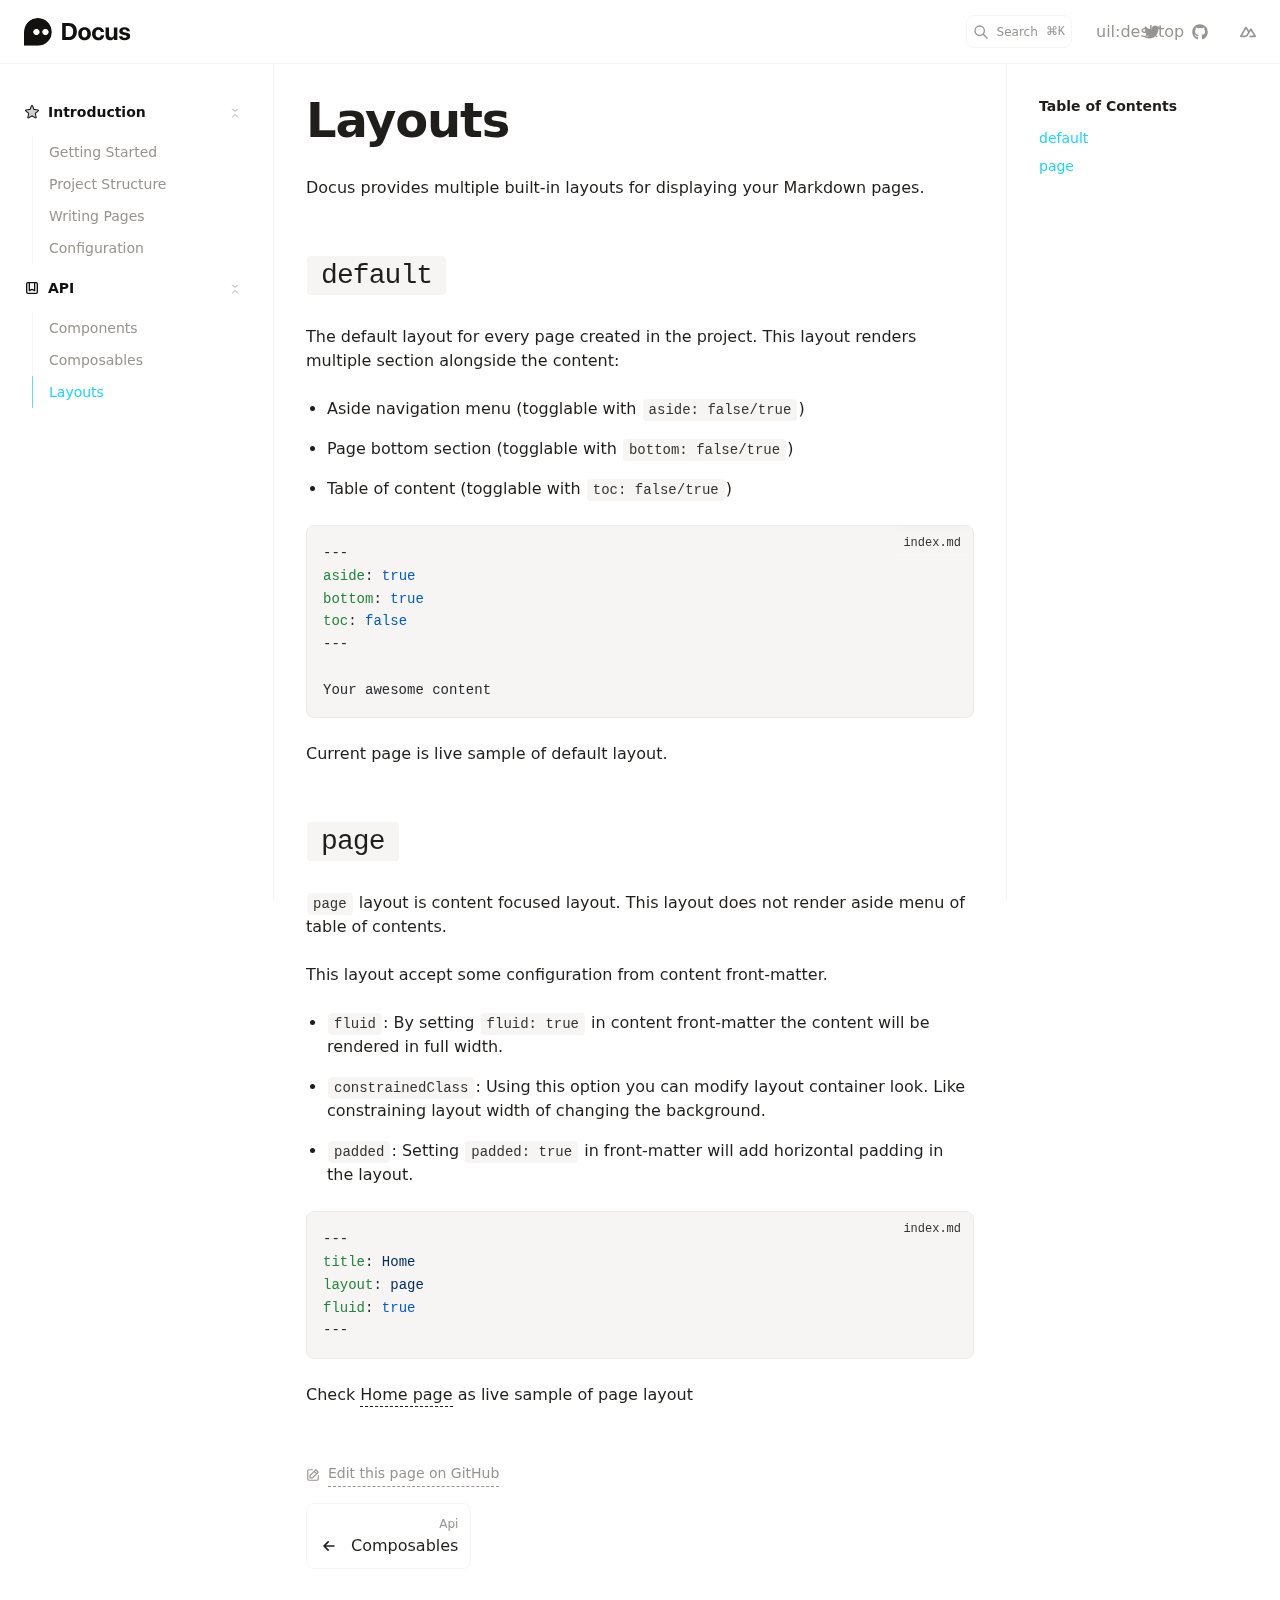
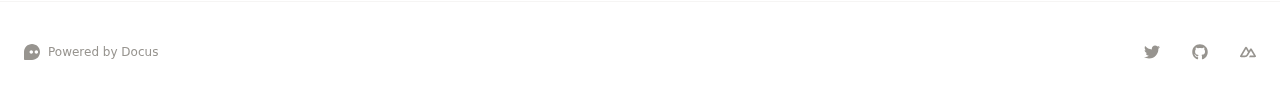
<file: api/layouts/index.html>
<!DOCTYPE html><html lang="en"><head><meta charset="utf-8">
<meta name="viewport" content="width=device-width, initial-scale=1">
<title>Layouts · Docus</title>
<meta name="twitter:card" content="summary_large_image">
<meta property="og:image" content="https://user-images.githubusercontent.com/904724/185365452-87b7ca7b-6030-4813-a2db-5e65c785bf88.png">
<meta property="og:title" content="Layouts">
<meta name="description" content="Docus provides multiple built-in layouts for displaying your Markdown pages.">
<meta property="og:description" content="Docus provides multiple built-in layouts for displaying your Markdown pages.">
<link rel="preload" as="fetch" crossorigin="anonymous" href="/api/layouts/_payload.json">
<link rel="stylesheet" href="/_nuxt/entry.cTSbSSWo.css">
<link rel="stylesheet" href="/_nuxt/DocumentDrivenNotFound.7VHrNemK.css">
<link rel="stylesheet" href="/_nuxt/ButtonLink.VclukkzW.css">
<link rel="stylesheet" href="/_nuxt/DocsPageLayout.pTRaHkQh.css">
<link rel="stylesheet" href="/_nuxt/DocsAside.Ovd0Fp7R.css">
<link rel="stylesheet" href="/_nuxt/ProseCodeInline.-lSEDUl2.css">
<link rel="stylesheet" href="/_nuxt/Alert.06o3nleJ.css">
<link rel="stylesheet" href="/_nuxt/DocsPageBottom.ZB3ujDoP.css">
<link rel="stylesheet" href="/_nuxt/ProseA.BTpm-ibL.css">
<link rel="stylesheet" href="/_nuxt/DocsPrevNext.b7vED56b.css">
<link rel="stylesheet" href="/_nuxt/DocsToc.0Sfoy6zb.css">
<link rel="stylesheet" href="/_nuxt/DocsTocLinks.uLoVYgtn.css">
<link rel="stylesheet" href="/_nuxt/ProseH1.kznfNM1q.css">
<link rel="stylesheet" href="/_nuxt/ProseP.RSimpUT9.css">
<link rel="stylesheet" href="/_nuxt/ProseH2.KpbmU7jn.css">
<link rel="stylesheet" href="/_nuxt/ProseUl.PBYp28g5.css">
<link rel="stylesheet" href="/_nuxt/ProseLi.Xu5yubfG.css">
<link rel="stylesheet" href="/_nuxt/ProsePre.nIRUQbb-.css">
<link rel="stylesheet" href="/_nuxt/ProseCode.A3mKjU5v.css">
<link rel="modulepreload" as="script" crossorigin href="/_nuxt/entry.DrTU5DLx.js">
<link rel="modulepreload" as="script" crossorigin href="/_nuxt/document-driven.to9VuDjf.js">
<link rel="modulepreload" as="script" crossorigin href="/_nuxt/DocumentDrivenEmpty.h26VL50U.js">
<link rel="modulepreload" as="script" crossorigin href="/_nuxt/ContentRenderer.L-8obilM.js">
<link rel="modulepreload" as="script" crossorigin href="/_nuxt/ContentRendererMarkdown.vue.-_ns6N-e.js">
<link rel="modulepreload" as="script" crossorigin href="/_nuxt/preview.N5ooVbtL.js">
<link rel="modulepreload" as="script" crossorigin href="/_nuxt/DocumentDrivenNotFound.O9GFcAq_.js">
<link rel="modulepreload" as="script" crossorigin href="/_nuxt/ButtonLink.UMpJ-RBN.js">
<link rel="modulepreload" as="script" crossorigin href="/_nuxt/slot.UY8JyFNH.js">
<link rel="modulepreload" as="script" crossorigin href="/_nuxt/node.V6KjywBy.js">
<link rel="modulepreload" as="script" crossorigin href="/_nuxt/IconDocus.677vjPlR.js">
<link rel="modulepreload" as="script" crossorigin href="/_nuxt/default.9dn9ZVyV.js">
<link rel="modulepreload" as="script" crossorigin href="/_nuxt/DocsPageLayout.z_mTCi0e.js">
<link rel="modulepreload" as="script" crossorigin href="/_nuxt/DocsAside.bHPxpoN4.js">
<link rel="modulepreload" as="script" crossorigin href="/_nuxt/ProseCodeInline.E_qv6A1O.js">
<link rel="modulepreload" as="script" crossorigin href="/_nuxt/Alert.0iHEPNaa.js">
<link rel="modulepreload" as="script" crossorigin href="/_nuxt/DocsPageBottom.4QO_v9wj.js">
<link rel="modulepreload" as="script" crossorigin href="/_nuxt/ProseA.sSI2YyYk.js">
<link rel="modulepreload" as="script" crossorigin href="/_nuxt/EditOnLink.vue.yfwvI-jj.js">
<link rel="modulepreload" as="script" crossorigin href="/_nuxt/DocsPrevNext.iN1qaAqA.js">
<link rel="modulepreload" as="script" crossorigin href="/_nuxt/DocsToc.6Tj2a7XM.js">
<link rel="modulepreload" as="script" crossorigin href="/_nuxt/DocsTocLinks.RQKYnrCm.js">
<link rel="modulepreload" as="script" crossorigin href="/_nuxt/ContentRendererMarkdown.gBSTykve.js">
<link rel="modulepreload" as="script" crossorigin href="/_nuxt/EditOnLink.t_w2q2Tv.js">
<link rel="modulepreload" as="script" crossorigin href="/_nuxt/ProseH1.1MQr1GVh.js">
<link rel="modulepreload" as="script" crossorigin href="/_nuxt/ProseP.Nr1XBVOf.js">
<link rel="modulepreload" as="script" crossorigin href="/_nuxt/ProseH2.QcRZIggw.js">
<link rel="modulepreload" as="script" crossorigin href="/_nuxt/ProseUl.gqhJ7f9M.js">
<link rel="modulepreload" as="script" crossorigin href="/_nuxt/ProseLi.Pqe5d4Ls.js">
<link rel="modulepreload" as="script" crossorigin href="/_nuxt/ProsePre.0ks4poUy.js">
<link rel="modulepreload" as="script" crossorigin href="/_nuxt/ProseCode.RqENcKFF.js">
<link rel="prefetch" as="style" href="/_nuxt/page.W4S-D_bD.css">
<link rel="prefetch" as="script" crossorigin href="/_nuxt/page.65ytbEW_.js">
<link rel="prefetch" as="script" crossorigin href="/_nuxt/client-db.D3FO--z5.js">
<link rel="prefetch" as="script" crossorigin href="/_nuxt/slugify.H1Fw1f_8.js">
<link rel="prefetch" as="style" href="/_nuxt/useStudio.3MfaGMCn.css">
<link rel="prefetch" as="script" crossorigin href="/_nuxt/useStudio.UYfePTSp.js">
<link rel="prefetch" as="script" crossorigin href="/_nuxt/query.taV6W2WV.js">
<link rel="prefetch" as="style" href="/_nuxt/error-404._LjjY-y0.css">
<link rel="prefetch" as="script" crossorigin href="/_nuxt/error-404.Qw1TpCSj.js">
<link rel="prefetch" as="style" href="/_nuxt/error-500.Ke0_YfD7.css">
<link rel="prefetch" as="script" crossorigin href="/_nuxt/error-500.eo3guYUz.js">
<script type="module" src="/_nuxt/entry.DrTU5DLx.js" crossorigin></script><style id="pinceau-runtime-hydratable">@media{.phy[--]{--puid:I4IGfi-v;}.pv-OIaToI{padding-left:var(--elements-container-padding-mobile);padding-right:var(--elements-container-padding-mobile);}@media (min-width: 475px){.pv-OIaToI{padding-left:var(--elements-container-padding-xs);padding-right:var(--elements-container-padding-xs);}}@media (min-width: 640px){.pv-OIaToI{padding-left:var(--elements-container-padding-sm);padding-right:var(--elements-container-padding-sm);}}@media (min-width: 768px){.pv-OIaToI{padding-left:var(--elements-container-padding-md);padding-right:var(--elements-container-padding-md);}}} @media{.phy[--]{--puid:zPxyyp-v;}.pv-cNE-Ll{max-width:var(--elements-container-maxWidth);padding-left:var(--elements-container-padding-mobile);padding-right:var(--elements-container-padding-mobile);}@media (min-width: 475px){.pv-cNE-Ll{padding-left:var(--elements-container-padding-xs);padding-right:var(--elements-container-padding-xs);}}@media (min-width: 640px){.pv-cNE-Ll{padding-left:var(--elements-container-padding-sm);padding-right:var(--elements-container-padding-sm);}}@media (min-width: 768px){.pv-cNE-Ll{padding-left:var(--elements-container-padding-md);padding-right:var(--elements-container-padding-md);}}} </style><style id="pinceau-theme">@media { :root {--pinceau-mq: initial; --docus-search-results-highlight-color: white;--docus-search-results-window-maxHeight: 100%;--docus-search-results-window-maxWidth: 640px;--docus-search-results-window-marginTop: 0;--docus-search-input-borderStyle: solid;--docus-search-input-borderWidth: 1px;--docus-search-backdropFilter: blur(24px);--docus-loadingBar-gradientColorStop3: #0047e1;--docus-loadingBar-gradientColorStop2: #34cdfe;--docus-loadingBar-gradientColorStop1: #00dc82;--docus-loadingBar-height: 3px;--docus-readableLine: 78ch;--docus-footer-height: 145px;--docus-header-height: 64px;--prose-code-inline-padding: 0.2rem 0.375rem 0.2rem 0.375rem;--prose-code-block-backdropFilter: contrast(1);--prose-code-block-border-style: solid;--prose-code-block-border-width: 1px;--prose-tbody-tr-borderBottom-style: dashed;--prose-tbody-tr-borderBottom-width: 1px;--prose-th-textAlign: inherit;--prose-thead-borderBottom-style: solid;--prose-thead-borderBottom-width: 1px;--prose-thead-border-style: solid;--prose-thead-border-width: 0px;--prose-table-textAlign: start;--prose-hr-width: 1px;--prose-hr-style: solid;--prose-li-listStylePosition: outside;--prose-ol-li-markerColor: currentColor;--prose-ol-paddingInlineStart: 21px;--prose-ol-listStyleType: decimal;--prose-ul-li-markerColor: currentColor;--prose-ul-paddingInlineStart: 21px;--prose-ul-listStyleType: disc;--prose-blockquote-border-style: solid;--prose-blockquote-border-width: 4px;--prose-blockquote-quotes: '201C' '201D' '2018' '2019';--prose-blockquote-paddingInlineStart: 24px;--prose-a-code-color-hover: currentColor;--prose-a-code-color-static: currentColor;--prose-a-hasCode-borderBottom: none;--prose-a-border-distance: 2px;--prose-a-border-color-hover: currentColor;--prose-a-border-color-static: currentColor;--prose-a-border-style-hover: solid;--prose-a-border-style-static: dashed;--prose-a-border-width: 1px;--prose-a-color-static: inherit;--prose-a-textDecoration: none;--prose-h6-margin: 3rem 0 2rem;--prose-h5-margin: 3rem 0 2rem;--prose-h4-margin: 3rem 0 2rem;--prose-h3-margin: 3rem 0 2rem;--prose-h2-margin: 3rem 0 2rem;--prose-h1-margin: 0 0 2rem;--typography-lead-loose: 2;--typography-lead-relaxed: 1.625;--typography-lead-normal: 1.5;--typography-lead-snug: 1.375;--typography-lead-tight: 1.25;--typography-lead-none: 1;--typography-lead-10: 2.5rem;--typography-lead-9: 2.25rem;--typography-lead-8: 2rem;--typography-lead-7: 1.75rem;--typography-lead-6: 1.5rem;--typography-lead-5: 1.25rem;--typography-lead-4: 1rem;--typography-lead-3: .75rem;--typography-lead-2: .5rem;--typography-lead-1: .025rem;--typography-fontWeight-black: 900;--typography-fontWeight-extrabold: 800;--typography-fontWeight-bold: 700;--typography-fontWeight-semibold: 600;--typography-fontWeight-medium: 500;--typography-fontWeight-normal: 400;--typography-fontWeight-light: 300;--typography-fontWeight-extralight: 200;--typography-fontWeight-thin: 100;--typography-fontSize-9xl: 128px;--typography-fontSize-8xl: 96px;--typography-fontSize-7xl: 72px;--typography-fontSize-6xl: 60px;--typography-fontSize-5xl: 48px;--typography-fontSize-4xl: 36px;--typography-fontSize-3xl: 30px;--typography-fontSize-2xl: 24px;--typography-fontSize-xl: 20px;--typography-fontSize-lg: 18px;--typography-fontSize-base: 16px;--typography-fontSize-sm: 14px;--typography-fontSize-xs: 12px;--typography-letterSpacing-wide: 0.025em;--typography-letterSpacing-tight: -0.025em;--typography-verticalMargin-base: 24px;--typography-verticalMargin-sm: 16px;--elements-border-secondary-hover: [object Object];--elements-backdrop-background: #fffc;--elements-backdrop-filter: saturate(200%) blur(20px);--elements-container-maxWidth: 80rem;--lead-loose: 2;--lead-relaxed: 1.625;--lead-normal: 1.5;--lead-snug: 1.375;--lead-tight: 1.25;--lead-none: 1;--lead-10: 2.5rem;--lead-9: 2.25rem;--lead-8: 2rem;--lead-7: 1.75rem;--lead-6: 1.5rem;--lead-5: 1.25rem;--lead-4: 1rem;--lead-3: .75rem;--lead-2: .5rem;--lead-1: .025rem;--letterSpacing-widest: 0.1em;--letterSpacing-wider: 0.05em;--letterSpacing-wide: 0.025em;--letterSpacing-normal: 0em;--letterSpacing-tight: -0.025em;--letterSpacing-tighter: -0.05em;--fontSize-9xl: 8rem;--fontSize-8xl: 6rem;--fontSize-7xl: 4.5rem;--fontSize-6xl: 3.75rem;--fontSize-5xl: 3rem;--fontSize-4xl: 2.25rem;--fontSize-3xl: 1.875rem;--fontSize-2xl: 1.5rem;--fontSize-xl: 1.25rem;--fontSize-lg: 1.125rem;--fontSize-base: 1rem;--fontSize-sm: 0.875rem;--fontSize-xs: 0.75rem;--fontWeight-black: 900;--fontWeight-extrabold: 800;--fontWeight-bold: 700;--fontWeight-semibold: 600;--fontWeight-medium: 500;--fontWeight-normal: 400;--fontWeight-light: 300;--fontWeight-extralight: 200;--fontWeight-thin: 100;--font-mono: ui-monospace, SFMono-Regular, Menlo, Monaco, Consolas, Liberation Mono, Courier New, monospace;--font-serif: ui-serif, Georgia, Cambria, Times New Roman, Times, serif;--font-sans: ui-sans-serif, system-ui, -apple-system, BlinkMacSystemFont, Segoe UI, Roboto, Helvetica Neue, Arial, Noto Sans, sans-serif, Apple Color Emoji, Segoe UI Emoji, Segoe UI Symbol, Noto Color Emoji;--opacity-total: 1;--opacity-high: 0.8;--opacity-medium: 0.5;--opacity-soft: 0.3;--opacity-light: 0.15;--opacity-bright: 0.1;--opacity-noOpacity: 0;--borderWidth-lg: 3px;--borderWidth-md: 2px;--borderWidth-sm: 1px;--borderWidth-noBorder: 0;--space-rem-875: 0.875rem;--space-rem-625: 0.625rem;--space-rem-375: 0.375rem;--space-rem-125: 0.125rem;--space-px: 1px;--space-128: 32rem;--space-96: 24rem;--space-80: 20rem;--space-72: 18rem;--space-64: 16rem;--space-60: 15rem;--space-56: 14rem;--space-52: 13rem;--space-48: 12rem;--space-44: 11rem;--space-40: 10rem;--space-36: 9rem;--space-32: 8rem;--space-28: 7rem;--space-24: 6rem;--space-20: 5rem;--space-16: 4rem;--space-14: 3.5rem;--space-12: 3rem;--space-11: 2.75rem;--space-10: 2.5rem;--space-9: 2.25rem;--space-8: 2rem;--space-7: 1.75rem;--space-6: 1.5rem;--space-5: 1.25rem;--space-4: 1rem;--space-3: 0.75rem;--space-2: 0.5rem;--space-1: 0.25rem;--space-0: 0px;--size-full: 100%;--size-7xl: 80rem;--size-6xl: 72rem;--size-5xl: 64rem;--size-4xl: 56rem;--size-3xl: 48rem;--size-2xl: 42rem;--size-xl: 36rem;--size-lg: 32rem;--size-md: 28rem;--size-sm: 24rem;--size-xs: 20rem;--size-200: 200px;--size-104: 104px;--size-80: 80px;--size-64: 64px;--size-56: 56px;--size-48: 48px;--size-40: 40px;--size-32: 32px;--size-24: 24px;--size-20: 20px;--size-16: 16px;--size-12: 12px;--size-8: 8px;--size-6: 6px;--size-4: 4px;--size-2: 2px;--size-0: 0px;--radii-full: 9999px;--radii-3xl: 1.75rem;--radii-2xl: 1.5rem;--radii-xl: 1rem;--radii-lg: 0.75rem;--radii-md: 0.5rem;--radii-sm: 0.375rem;--radii-xs: 0.25rem;--radii-2xs: 0.125rem;--radii-none: 0px;--shadow-none: 0px 0px 0px 0px transparent;--height-screen: 100vh;--width-screen: 100vw;--color-primary-900: #001A1F;--color-primary-800: #00232B;--color-primary-700: #024757;--color-primary-600: #09A0C1;--color-primary-500: #1AD6FF;--color-primary-400: #55E1FF;--color-primary-300: #82E3FF;--color-primary-200: #C5F2FF;--color-primary-100: #DCF7FF;--color-primary-50: #F1FCFF;--color-ruby-900: #380011;--color-ruby-800: #700021;--color-ruby-700: #a90032;--color-ruby-600: #e10043;--color-ruby-500: #ff1a5e;--color-ruby-400: #ff4079;--color-ruby-300: #ff6694;--color-ruby-200: #ff8dae;--color-ruby-100: #ffb3c9;--color-ruby-50: #ffd9e4;--color-pink-900: #380025;--color-pink-800: #70004b;--color-pink-700: #a90070;--color-pink-600: #e10095;--color-pink-500: #ff1ab2;--color-pink-400: #ff40bf;--color-pink-300: #ff66cc;--color-pink-200: #ff8dd8;--color-pink-100: #ffb3e5;--color-pink-50: #ffd9f2;--color-purple-900: #190038;--color-purple-800: #330070;--color-purple-700: #4c00a9;--color-purple-600: #6500e1;--color-purple-500: #811aff;--color-purple-400: #9640ff;--color-purple-300: #ab66ff;--color-purple-200: #c08dff;--color-purple-100: #d5b3ff;--color-purple-50: #ead9ff;--color-royalblue-900: #0b0531;--color-royalblue-800: #160a62;--color-royalblue-700: #211093;--color-royalblue-600: #2c15c4;--color-royalblue-500: #4127e8;--color-royalblue-400: #614bec;--color-royalblue-300: #806ff0;--color-royalblue-200: #a093f3;--color-royalblue-100: #c0b7f7;--color-royalblue-50: #dfdbfb;--color-indigoblue-900: #001238;--color-indigoblue-800: #002370;--color-indigoblue-700: #0035a9;--color-indigoblue-600: #0047e1;--color-indigoblue-500: #1a62ff;--color-indigoblue-400: #407cff;--color-indigoblue-300: #6696ff;--color-indigoblue-200: #8db0ff;--color-indigoblue-100: #b3cbff;--color-indigoblue-50: #d9e5ff;--color-blue-900: #00131D;--color-blue-800: #002235;--color-blue-700: #014267;--color-blue-600: #0069A6;--color-blue-500: #1AADFF;--color-blue-400: #64C7FF;--color-blue-300: #A1DDFF;--color-blue-200: #C6EAFF;--color-blue-100: #DFF3FF;--color-blue-50: #F2FAFF;--color-lightblue-900: #002e38;--color-lightblue-800: #005c70;--color-lightblue-700: #008aa9;--color-lightblue-600: #00b9e1;--color-lightblue-500: #1ad6ff;--color-lightblue-400: #40ddff;--color-lightblue-300: #66e4ff;--color-lightblue-200: #8deaff;--color-lightblue-100: #b3f1ff;--color-lightblue-50: #d9f8ff;--color-teal-900: #062a28;--color-teal-800: #0b544f;--color-teal-700: #117d77;--color-teal-600: #16a79e;--color-teal-500: #1cd1c6;--color-teal-400: #36e4da;--color-teal-300: #5fe9e1;--color-teal-200: #87efe9;--color-teal-100: #aff4f0;--color-teal-50: #d7faf8;--color-pear-900: #2a2b09;--color-pear-800: #545512;--color-pear-700: #7e801b;--color-pear-600: #a8aa24;--color-pear-500: #d0d32f;--color-pear-400: #d8da52;--color-pear-300: #e0e274;--color-pear-200: #e8e997;--color-pear-100: #eff0ba;--color-pear-50: #f7f8dc;--color-red-900: #1C0301;--color-red-800: #340A01;--color-red-700: #701704;--color-red-600: #BB2402;--color-red-500: #FF3B10;--color-red-400: #FF7353;--color-red-300: #FFA692;--color-red-200: #FFDED7;--color-red-100: #FFF3F0;--color-red-50: #FFF9F8;--color-orange-900: #381800;--color-orange-800: #702f00;--color-orange-700: #a94700;--color-orange-600: #e15e00;--color-orange-500: #ff7a1a;--color-orange-400: #ff9040;--color-orange-300: #ffa666;--color-orange-200: #ffbd8d;--color-orange-100: #ffd3b3;--color-orange-50: #ffe9d9;--color-yellow-900: #1B1500;--color-yellow-800: #292100;--color-yellow-700: #614E02;--color-yellow-600: #CBA408;--color-yellow-500: #FBCA05;--color-yellow-400: #FFDC4E;--color-yellow-300: #FFE372;--color-yellow-200: #FFF0B1;--color-yellow-100: #FFF6D3;--color-yellow-50: #FFFCEE;--color-green-900: #00190F;--color-green-800: #002817;--color-green-700: #006037;--color-green-600: #00B467;--color-green-500: #0DD885;--color-green-400: #3CEEA5;--color-green-300: #86FBCB;--color-green-200: #C3FFE6;--color-green-100: #DEFFF1;--color-green-50: #ECFFF7;--color-gray-900: #121110;--color-gray-800: #201E1B;--color-gray-700: #36332E;--color-gray-600: #67635D;--color-gray-500: #97948F;--color-gray-400: #ADA9A4;--color-gray-300: #DBD9D3;--color-gray-200: #ECEBE8;--color-gray-100: #F6F5F4;--color-gray-50: #FBFBFB;--color-black: #0B0A0A;--color-white: #ffffff;--media-portrait: only screen and (orientation: portrait);--media-landscape: only screen and (orientation: landscape);--media-rm: (prefers-reduced-motion: reduce);--media-2xl: (min-width: 1536px);--media-xl: (min-width: 1280px);--media-lg: (min-width: 1024px);--media-md: (min-width: 768px);--media-sm: (min-width: 640px);--media-xs: (min-width: 475px);--docus-search-results-highlight-backgroundColor: var(--color-primary-500);--docus-search-results-selected-backgroundColor: var(--color-gray-300);--docus-search-results-window-borderRadius: none;--docus-search-results-window-marginX: 0;--docus-search-input-backgroundColor: var(--color-gray-200);--docus-search-input-padding: var(--space-2) var(--space-4);--docus-search-input-gap: var(--space-2);--docus-search-input-fontSize: var(--fontSize-sm);--docus-search-input-borderColor: var(--color-gray-200);--docus-search-input-borderRadius: var(--radii-2xs);--docus-footer-padding: var(--space-4) 0;--docus-header-title-color-hover: var(--color-primary-500);--docus-header-title-color-static: var(--color-gray-900);--docus-header-title-fontWeight: var(--fontWeight-bold);--docus-header-title-fontSize: var(--fontSize-2xl);--docus-header-logo-height: var(--space-6);--docus-body-fontFamily: var(--font-sans);--docus-body-color: var(--color-gray-800);--docus-body-backgroundColor: var(--color-white);--prose-code-inline-fontWeight: var(--typography-fontWeight-normal);--prose-code-inline-fontSize: var(--typography-fontSize-sm);--prose-code-inline-borderRadius: var(--radii-xs);--prose-code-block-pre-padding: var(--typography-verticalMargin-sm);--prose-code-block-margin: var(--typography-verticalMargin-base) 0;--prose-code-block-fontSize: var(--typography-fontSize-sm);--prose-tbody-code-inline-fontSize: var(--typography-fontSize-sm);--prose-tbody-td-padding: var(--typography-verticalMargin-sm);--prose-th-fontWeight: var(--typography-fontWeight-semibold);--prose-th-padding: 0 var(--typography-verticalMargin-sm) var(--typography-verticalMargin-sm) var(--typography-verticalMargin-sm);--prose-table-lineHeight: var(--typography-lead-6);--prose-table-fontSize: var(--typography-fontSize-sm);--prose-table-margin: var(--typography-verticalMargin-base) 0;--prose-hr-margin: var(--typography-verticalMargin-base) 0;--prose-li-margin: var(--typography-verticalMargin-sm) 0;--prose-ol-margin: var(--typography-verticalMargin-base) 0;--prose-ul-margin: var(--typography-verticalMargin-base) 0;--prose-blockquote-margin: var(--typography-verticalMargin-base) 0;--prose-a-code-border-style: var(--prose-a-border-style-static);--prose-a-code-border-width: var(--prose-a-border-width);--prose-a-fontWeight: var(--typography-fontWeight-medium);--prose-img-margin: var(--typography-verticalMargin-base) 0;--prose-strong-fontWeight: var(--typography-fontWeight-semibold);--prose-h6-iconSize: var(--typography-fontSize-base);--prose-h6-fontWeight: var(--typography-fontWeight-semibold);--prose-h6-lineHeight: var(--typography-lead-normal);--prose-h6-fontSize: var(--typography-fontSize-lg);--prose-h5-iconSize: var(--typography-fontSize-lg);--prose-h5-fontWeight: var(--typography-fontWeight-semibold);--prose-h5-lineHeight: var(--typography-lead-snug);--prose-h5-fontSize: var(--typography-fontSize-xl);--prose-h4-iconSize: var(--typography-fontSize-lg);--prose-h4-letterSpacing: var(--typography-letterSpacing-tight);--prose-h4-fontWeight: var(--typography-fontWeight-semibold);--prose-h4-lineHeight: var(--typography-lead-snug);--prose-h4-fontSize: var(--typography-fontSize-2xl);--prose-h3-iconSize: var(--typography-fontSize-xl);--prose-h3-letterSpacing: var(--typography-letterSpacing-tight);--prose-h3-fontWeight: var(--typography-fontWeight-semibold);--prose-h3-lineHeight: var(--typography-lead-snug);--prose-h3-fontSize: var(--typography-fontSize-3xl);--prose-h2-iconSize: var(--typography-fontSize-2xl);--prose-h2-letterSpacing: var(--typography-letterSpacing-tight);--prose-h2-fontWeight: var(--typography-fontWeight-semibold);--prose-h2-lineHeight: var(--typography-lead-tight);--prose-h2-fontSize: var(--typography-fontSize-4xl);--prose-h1-iconSize: var(--typography-fontSize-3xl);--prose-h1-letterSpacing: var(--typography-letterSpacing-tight);--prose-h1-fontWeight: var(--typography-fontWeight-bold);--prose-h1-lineHeight: var(--typography-lead-tight);--prose-h1-fontSize: var(--typography-fontSize-5xl);--prose-p-br-margin: var(--typography-verticalMargin-base) 0 0 0;--prose-p-margin: var(--typography-verticalMargin-base) 0;--prose-p-lineHeight: var(--typography-lead-normal);--prose-p-fontSize: var(--typography-fontSize-base);--typography-color-secondary-900: var(--color-gray-900);--typography-color-secondary-800: var(--color-gray-800);--typography-color-secondary-700: var(--color-gray-700);--typography-color-secondary-600: var(--color-gray-600);--typography-color-secondary-500: var(--color-gray-500);--typography-color-secondary-400: var(--color-gray-400);--typography-color-secondary-300: var(--color-gray-300);--typography-color-secondary-200: var(--color-gray-200);--typography-color-secondary-100: var(--color-gray-100);--typography-color-secondary-50: var(--color-gray-50);--typography-color-primary-900: var(--color-primary-900);--typography-color-primary-800: var(--color-primary-800);--typography-color-primary-700: var(--color-primary-700);--typography-color-primary-600: var(--color-primary-600);--typography-color-primary-500: var(--color-primary-500);--typography-color-primary-400: var(--color-primary-400);--typography-color-primary-300: var(--color-primary-300);--typography-color-primary-200: var(--color-primary-200);--typography-color-primary-100: var(--color-primary-100);--typography-color-primary-50: var(--color-primary-50);--typography-font-code: var(--font-mono);--typography-font-body: var(--font-sans);--typography-font-display: var(--font-sans);--typography-body-backgroundColor: var(--color-white);--typography-body-color: var(--color-black);--elements-state-danger-borderColor-secondary: var(--color-red-200);--elements-state-danger-borderColor-primary: var(--color-red-100);--elements-state-danger-backgroundColor-secondary: var(--color-red-100);--elements-state-danger-backgroundColor-primary: var(--color-red-50);--elements-state-danger-color-secondary: var(--color-red-600);--elements-state-danger-color-primary: var(--color-red-500);--elements-state-warning-borderColor-secondary: var(--color-yellow-200);--elements-state-warning-borderColor-primary: var(--color-yellow-100);--elements-state-warning-backgroundColor-secondary: var(--color-yellow-100);--elements-state-warning-backgroundColor-primary: var(--color-yellow-50);--elements-state-warning-color-secondary: var(--color-yellow-700);--elements-state-warning-color-primary: var(--color-yellow-600);--elements-state-success-borderColor-secondary: var(--color-green-200);--elements-state-success-borderColor-primary: var(--color-green-100);--elements-state-success-backgroundColor-secondary: var(--color-green-100);--elements-state-success-backgroundColor-primary: var(--color-green-50);--elements-state-success-color-secondary: var(--color-green-600);--elements-state-success-color-primary: var(--color-green-500);--elements-state-info-borderColor-secondary: var(--color-blue-200);--elements-state-info-borderColor-primary: var(--color-blue-100);--elements-state-info-backgroundColor-secondary: var(--color-blue-100);--elements-state-info-backgroundColor-primary: var(--color-blue-50);--elements-state-info-color-secondary: var(--color-blue-600);--elements-state-info-color-primary: var(--color-blue-500);--elements-state-primary-borderColor-secondary: var(--color-primary-200);--elements-state-primary-borderColor-primary: var(--color-primary-100);--elements-state-primary-backgroundColor-secondary: var(--color-primary-100);--elements-state-primary-backgroundColor-primary: var(--color-primary-50);--elements-state-primary-color-secondary: var(--color-primary-700);--elements-state-primary-color-primary: var(--color-primary-600);--elements-surface-secondary-backgroundColor: var(--color-gray-200);--elements-surface-primary-backgroundColor: var(--color-gray-100);--elements-surface-background-base: var(--color-gray-100);--elements-border-secondary-static: var(--color-gray-200);--elements-border-primary-hover: var(--color-gray-200);--elements-border-primary-static: var(--color-gray-100);--elements-container-padding-md: var(--space-6);--elements-container-padding-sm: var(--space-6);--elements-container-padding-xs: var(--space-4);--elements-container-padding-mobile: var(--space-4);--elements-text-secondary-color-hover: var(--color-gray-700);--elements-text-secondary-color-static: var(--color-gray-500);--elements-text-primary-color-static: var(--color-gray-900);--text-6xl-lineHeight: var(--lead-none);--text-6xl-fontSize: var(--fontSize-6xl);--text-5xl-lineHeight: var(--lead-none);--text-5xl-fontSize: var(--fontSize-5xl);--text-4xl-lineHeight: var(--lead-10);--text-4xl-fontSize: var(--fontSize-4xl);--text-3xl-lineHeight: var(--lead-9);--text-3xl-fontSize: var(--fontSize-3xl);--text-2xl-lineHeight: var(--lead-8);--text-2xl-fontSize: var(--fontSize-2xl);--text-xl-lineHeight: var(--lead-7);--text-xl-fontSize: var(--fontSize-xl);--text-lg-lineHeight: var(--lead-7);--text-lg-fontSize: var(--fontSize-lg);--text-base-lineHeight: var(--lead-6);--text-base-fontSize: var(--fontSize-base);--text-sm-lineHeight: var(--lead-5);--text-sm-fontSize: var(--fontSize-sm);--text-xs-lineHeight: var(--lead-4);--text-xs-fontSize: var(--fontSize-xs);--color-shadow: var(--color-gray-400);--color-secondary-900: var(--color-gray-900);--color-secondary-800: var(--color-gray-800);--color-secondary-700: var(--color-gray-700);--color-secondary-600: var(--color-gray-600);--color-secondary-500: var(--color-gray-500);--color-secondary-400: var(--color-gray-400);--color-secondary-300: var(--color-gray-300);--color-secondary-200: var(--color-gray-200);--color-secondary-100: var(--color-gray-100);--color-secondary-50: var(--color-gray-50);--prose-code-inline-backgroundColor: var(--typography-color-secondary-100);--prose-code-inline-color: var(--typography-color-secondary-700);--prose-code-block-backgroundColor: var(--typography-color-secondary-100);--prose-code-block-color: var(--typography-color-secondary-700);--prose-code-block-border-color: var(--typography-color-secondary-200);--prose-tbody-tr-borderBottom-color: var(--typography-color-secondary-200);--prose-th-color: var(--typography-color-secondary-600);--prose-thead-borderBottom-color: var(--typography-color-secondary-200);--prose-thead-border-color: var(--typography-color-secondary-300);--prose-hr-color: var(--typography-color-secondary-200);--prose-blockquote-border-color: var(--typography-color-secondary-200);--prose-blockquote-color: var(--typography-color-secondary-500);--prose-a-code-background-hover: var(--typography-color-primary-50);--prose-a-code-border-color-hover: var(--typography-color-primary-500);--prose-a-code-border-color-static: var(--typography-color-secondary-400);--prose-a-color-hover: var(--typography-color-primary-500);--shadow-2xl: 0px 25px 50px -12px var(--color-shadow);--shadow-xl: 0px 20px 25px -5px var(--color-shadow), 0px 8px 10px -6px var(--color-shadow);--shadow-lg: 0px 10px 15px -3px var(--color-shadow), 0px 4px 6px -4px var(--color-shadow);--shadow-md: 0px 4px 6px -1px var(--color-shadow), 0px 2px 4px -2px var(--color-shadow);--shadow-sm: 0px 1px 3px 0px var(--color-shadow), 0px 1px 2px -1px var(--color-shadow);--shadow-xs: 0px 1px 2px 0px var(--color-shadow); } }@media { :root.dark {--pinceau-mq: dark; --prose-code-block-backdropFilter: contrast(1);--prose-ol-li-markerColor: currentColor;--prose-ul-li-markerColor: currentColor;--prose-a-code-color-hover: currentColor;--prose-a-code-color-static: currentColor;--prose-a-border-color-hover: currentColor;--prose-a-border-color-static: currentColor;--prose-a-color-static: inherit;--elements-backdrop-background: #0c0d0ccc;--docus-search-results-selected-backgroundColor: var(--color-gray-700);--docus-search-input-backgroundColor: var(--color-gray-800);--docus-search-input-borderColor: transparent;--docus-header-title-color-static: var(--color-gray-100);--docus-body-color: var(--color-gray-200);--docus-body-backgroundColor: var(--color-black);--typography-body-backgroundColor: var(--color-black);--typography-body-color: var(--color-white);--elements-state-danger-borderColor-secondary: var(--color-red-700);--elements-state-danger-borderColor-primary: var(--color-red-800);--elements-state-danger-backgroundColor-secondary: var(--color-red-800);--elements-state-danger-backgroundColor-primary: var(--color-red-900);--elements-state-danger-color-secondary: var(--color-red-200);--elements-state-danger-color-primary: var(--color-red-300);--elements-state-warning-borderColor-secondary: var(--color-yellow-700);--elements-state-warning-borderColor-primary: var(--color-yellow-800);--elements-state-warning-backgroundColor-secondary: var(--color-yellow-800);--elements-state-warning-backgroundColor-primary: var(--color-yellow-900);--elements-state-warning-color-secondary: var(--color-yellow-200);--elements-state-warning-color-primary: var(--color-yellow-400);--elements-state-success-borderColor-secondary: var(--color-green-700);--elements-state-success-borderColor-primary: var(--color-green-800);--elements-state-success-backgroundColor-secondary: var(--color-green-800);--elements-state-success-backgroundColor-primary: var(--color-green-900);--elements-state-success-color-secondary: var(--color-green-200);--elements-state-success-color-primary: var(--color-green-400);--elements-state-info-borderColor-secondary: var(--color-blue-700);--elements-state-info-borderColor-primary: var(--color-blue-800);--elements-state-info-backgroundColor-secondary: var(--color-blue-800);--elements-state-info-backgroundColor-primary: var(--color-blue-900);--elements-state-info-color-secondary: var(--color-blue-200);--elements-state-info-color-primary: var(--color-blue-400);--elements-state-primary-borderColor-secondary: var(--color-primary-700);--elements-state-primary-borderColor-primary: var(--color-primary-800);--elements-state-primary-backgroundColor-secondary: var(--color-primary-800);--elements-state-primary-backgroundColor-primary: var(--color-primary-900);--elements-state-primary-color-secondary: var(--color-primary-200);--elements-state-primary-color-primary: var(--color-primary-400);--elements-surface-secondary-backgroundColor: var(--color-gray-800);--elements-surface-primary-backgroundColor: var(--color-gray-900);--elements-surface-background-base: var(--color-gray-900);--elements-border-secondary-static: var(--color-gray-800);--elements-border-primary-hover: var(--color-gray-800);--elements-border-primary-static: var(--color-gray-900);--elements-text-secondary-color-hover: var(--color-gray-200);--elements-text-secondary-color-static: var(--color-gray-400);--elements-text-primary-color-static: var(--color-gray-50);--color-shadow: var(--color-gray-800);--prose-code-inline-backgroundColor: var(--typography-color-secondary-800);--prose-code-inline-color: var(--typography-color-secondary-200);--prose-code-block-backgroundColor: var(--typography-color-secondary-900);--prose-code-block-color: var(--typography-color-secondary-200);--prose-code-block-border-color: var(--typography-color-secondary-800);--prose-tbody-tr-borderBottom-color: var(--typography-color-secondary-800);--prose-th-color: var(--typography-color-secondary-400);--prose-thead-borderBottom-color: var(--typography-color-secondary-800);--prose-thead-border-color: var(--typography-color-secondary-600);--prose-hr-color: var(--typography-color-secondary-800);--prose-blockquote-border-color: var(--typography-color-secondary-700);--prose-blockquote-color: var(--typography-color-secondary-400);--prose-a-code-background-hover: var(--typography-color-primary-900);--prose-a-code-border-color-hover: var(--typography-color-primary-600);--prose-a-code-border-color-static: var(--typography-color-secondary-600);--prose-a-color-hover: var(--typography-color-primary-400); } }@media (min-width: 640px) { :root {--pinceau-mq: sm; --docus-search-results-window-maxHeight: 320px;--docus-search-results-window-marginTop: 20vh;--docus-footer-height: 100px;--docus-search-results-window-borderRadius: var(--radii-xs);--docus-search-results-window-marginX: var(--space-4);--docus-header-logo-height: var(--space-7); } }</style><script>"use strict";(()=>{const a=window,e=document.documentElement,m=["dark","light"],c=window&&window.localStorage&&window.localStorage.getItem&&window.localStorage.getItem("nuxt-color-mode")||"system";let n=c==="system"?d():c;const l=e.getAttribute("data-color-mode-forced");l&&(n=l),i(n),a["__NUXT_COLOR_MODE__"]={preference:c,value:n,getColorScheme:d,addColorScheme:i,removeColorScheme:f};function i(o){const t=""+o+"",s="theme";e.classList?e.classList.add(t):e.className+=" "+t,s&&e.setAttribute("data-"+s,o)}function f(o){const t=""+o+"",s="theme";e.classList?e.classList.remove(t):e.className=e.className.replace(new RegExp(t,"g"),""),s&&e.removeAttribute("data-"+s)}function r(o){return a.matchMedia("(prefers-color-scheme"+o+")")}function d(){if(a.matchMedia&&r("").media!=="not all"){for(const o of m)if(r(":"+o).matches)return o}return"light"}})();
</script></head><body><!----><!--teleport anchor--><!----><!--teleport anchor--><div id="__nuxt"><div class="app-layout" data-v-a5b6db96><div class="nuxt-progress" style="width:0%;opacity:0;background-size:Infinity% auto;" data-v-a5b6db96></div><header class="has-dialog" data-v-a5b6db96 data-v-ce7b64c9><div class="container pv-OIaToI pc-I4IGfi" data-v-ce7b64c9 data-v-dee2dd78><!--[--><div class="section left" data-v-ce7b64c9><!--[--><button aria-label="Menu" data-v-bf603525><svg xmlns="http://www.w3.org/2000/svg" xmlns:xlink="http://www.w3.org/1999/xlink" role="img" class="icon" data-v-bf603525 style="" width="1em" height="1em" viewBox="0 0 24 24" data-v-2de1f9e6><path fill="none" stroke="currentColor" stroke-linecap="round" stroke-linejoin="round" stroke-width="2" d="M4 6h16M4 12h16M4 18h16"/></svg></button><!--teleport start--><!--teleport end--><!--]--><a href="/" class="navbar-logo" aria-label="Docus" data-v-ce7b64c9 data-v-1a556904><span class="logo" data-v-1a556904><svg viewbox="0 0 167 44" fill="none" xmlns="http://www.w3.org/2000/svg" data-v-1a556904 data-v-ddb4bf5c><path d="M60 34.5945H70.2569C78.3172 34.5945 83.064 29.6369 83.064 21.1959V21.159C83.064 12.7365 78.2986 8 70.2569 8H60V34.5945ZM65.6217 29.987V12.5891H69.5867C74.5197 12.5891 77.3306 15.63 77.3306 21.1775V21.2143C77.3306 26.9645 74.6128 29.987 69.5867 29.987H65.6217Z" fill="currentColor" data-v-ddb4bf5c></path><path d="M95.1966 35C101.228 35 105.081 31.1666 105.081 24.716V24.6792C105.081 18.284 101.153 14.4321 95.178 14.4321C89.2211 14.4321 85.312 18.3208 85.312 24.6792V24.716C85.312 31.1481 89.1281 35 95.1966 35ZM95.2152 30.7795C92.5346 30.7795 90.8407 28.5863 90.8407 24.716V24.6792C90.8407 20.8642 92.5532 18.6526 95.178 18.6526C97.8213 18.6526 99.5525 20.8642 99.5525 24.6792V24.716C99.5525 28.5679 97.8585 30.7795 95.2152 30.7795Z" fill="currentColor" data-v-ddb4bf5c></path><path d="M116.823 35C122.147 35 125.59 31.7195 125.851 27.4068V27.2962H120.788L120.769 27.4621C120.397 29.4526 119.038 30.7795 116.86 30.7795C114.179 30.7795 112.504 28.5863 112.504 24.716V24.6976C112.504 20.9195 114.179 18.6526 116.841 18.6526C119.094 18.6526 120.415 20.0901 120.751 21.97L120.788 22.1358H125.832V22.0068C125.628 17.7311 122.184 14.4321 116.767 14.4321C110.792 14.4321 106.975 18.3577 106.975 24.6792V24.6976C106.975 31.0744 110.736 35 116.823 35Z" fill="currentColor" data-v-ddb4bf5c></path><path d="M135.08 35C138.095 35 140.143 33.5993 141.167 31.3324H141.278V34.5945H146.714V14.8375H141.278V26.1904C141.278 28.7706 139.733 30.5399 137.295 30.5399C134.856 30.5399 133.628 29.0471 133.628 26.4669V14.8375H128.192V27.5911C128.192 32.2171 130.687 35 135.08 35Z" fill="currentColor" data-v-ddb4bf5c></path><path d="M158.27 35C163.407 35 167 32.4567 167 28.5863V28.5679C167 25.656 165.287 24.0341 161.118 23.1679L157.73 22.4491C155.719 22.0253 155.031 21.3618 155.031 20.3481V20.3297C155.031 19.058 156.203 18.2287 158.083 18.2287C160.094 18.2287 161.267 19.2976 161.453 20.7167L161.471 20.8642H166.479V20.6799C166.348 17.215 163.389 14.4321 158.083 14.4321C153.001 14.4321 149.725 16.8648 149.725 20.6246V20.643C149.725 23.5918 151.68 25.5085 155.552 26.3195L158.94 27.0198C160.894 27.4437 161.564 28.0519 161.564 29.1024V29.1208C161.564 30.3925 160.317 31.185 158.27 31.185C156.092 31.185 154.919 30.2819 154.565 28.7338L154.528 28.5679H149.223L149.241 28.7338C149.669 32.4751 152.741 35 158.27 35Z" fill="currentColor" data-v-ddb4bf5c></path><mask id="mask0_109_36" style="mask-type:alpha;" maskUnits="userSpaceOnUse" x="0" y="0" width="44" height="44" data-v-ddb4bf5c><path fill-rule="evenodd" clip-rule="evenodd" d="M0 21.8104C0 9.76479 9.80347 0 21.8967 0C33.99 0 43.7935 9.76479 43.7935 21.8104C43.7935 33.8559 33.99 43.6207 21.8967 43.6207H0V21.8104ZM19.5294 17.0944C22.1442 17.0944 24.2641 19.2059 24.2641 21.8104C24.2641 24.4148 22.1442 26.526 19.5294 26.526C16.9147 26.526 14.7948 24.4148 14.7948 21.8101C14.7948 19.2059 16.9147 17.0944 19.5294 17.0944V17.0944ZM38.4674 21.8104C38.4674 19.2059 36.3475 17.0944 33.7328 17.0944C31.1183 17.0944 28.9984 19.2059 28.9984 21.8104C28.9984 24.4148 31.1183 26.526 33.7328 26.526C36.3475 26.526 38.4674 24.4148 38.4674 21.8101V21.8104Z" fill="white" data-v-ddb4bf5c></path></mask><g mask="url(#mask0_109_36)" data-v-ddb4bf5c><path fill-rule="evenodd" clip-rule="evenodd" d="M0 21.8104C0 9.76479 9.80347 0 21.8967 0C33.99 0 43.7935 9.76479 43.7935 21.8104C43.7935 33.8559 33.99 43.6207 21.8967 43.6207H0V21.8104ZM19.5294 17.0944C22.1442 17.0944 24.2641 19.2059 24.2641 21.8104C24.2641 24.4148 22.1442 26.526 19.5294 26.526C16.9147 26.526 14.7948 24.4148 14.7948 21.8101C14.7948 19.2059 16.9147 17.0944 19.5294 17.0944V17.0944ZM38.4674 21.8104C38.4674 19.2059 36.3475 17.0944 33.7328 17.0944C31.1183 17.0944 28.9984 19.2059 28.9984 21.8104C28.9984 24.4148 31.1183 26.526 33.7328 26.526C36.3475 26.526 38.4674 24.4148 38.4674 21.8101V21.8104Z" fill="currentColor" data-v-ddb4bf5c></path><path d="M9.9987e-06 43.6206H-0.156525V43.7762H9.9987e-06V43.6206ZM21.8967 -0.156006C9.71704 -0.156006 -0.156525 9.67861 -0.156525 21.8106H0.156545C0.156545 9.8508 9.88991 0.155828 21.8967 0.155828V-0.156006ZM43.9497 21.8103C43.9497 9.67861 34.0764 -0.156006 21.8967 -0.156006V0.155828C33.9036 0.155828 43.6369 9.8508 43.6369 21.8103H43.9497ZM21.8967 43.7762C34.0764 43.7762 43.9497 33.9419 43.9497 21.8103H43.6369C43.6369 33.7697 33.9036 43.4647 21.8967 43.4647V43.7762V43.7762ZM9.9987e-06 43.7762H21.8967V43.4647H9.9987e-06V43.7762ZM-0.156525 21.8103V43.6206H0.156545V21.8103H-0.156525ZM24.4203 21.8103C24.4203 19.1197 22.2306 16.9387 19.5294 16.9387V17.2502C22.0577 17.2502 24.1075 19.2916 24.1075 21.8103H24.4203V21.8103ZM19.5294 26.6816C22.2306 26.6816 24.4203 24.5005 24.4203 21.8103H24.1075C24.1075 24.3286 22.058 26.37 19.5294 26.37V26.6816V26.6816ZM14.6385 21.8106C14.6385 24.5008 16.8282 26.6819 19.5294 26.6819V26.3703C17.0011 26.3703 14.9513 24.3289 14.9513 21.8106H14.6385ZM19.5297 16.9387C16.8285 16.9387 14.6388 19.1197 14.6388 21.8103H14.9516C14.9516 19.2916 17.0011 17.2502 19.5297 17.2502V16.9387ZM33.7331 17.2502C36.2617 17.2502 38.3112 19.2916 38.3112 21.8103H38.624C38.624 19.1197 36.4343 16.9387 33.7331 16.9387V17.2502V17.2502ZM29.155 21.8103C29.155 19.2916 31.2045 17.2502 33.7328 17.2502V16.9387C31.0319 16.9387 28.8422 19.1197 28.8422 21.8103H29.155ZM33.7328 26.37C31.2045 26.37 29.155 24.3286 29.155 21.8103H28.8422C28.8422 24.5005 31.0319 26.6816 33.7328 26.6816V26.37ZM38.3109 21.8106C38.3109 24.3289 36.2614 26.3703 33.7328 26.3703V26.6819C36.434 26.6819 38.6237 24.5008 38.6237 21.8106H38.3109Z" fill="currentColor" data-v-ddb4bf5c></path></g></svg></span></a></div><div class="section center" data-v-ce7b64c9><a href="/" class="navbar-logo" aria-label="Docus" data-v-ce7b64c9 data-v-1a556904><span class="logo" data-v-1a556904><svg viewbox="0 0 167 44" fill="none" xmlns="http://www.w3.org/2000/svg" data-v-1a556904 data-v-ddb4bf5c><path d="M60 34.5945H70.2569C78.3172 34.5945 83.064 29.6369 83.064 21.1959V21.159C83.064 12.7365 78.2986 8 70.2569 8H60V34.5945ZM65.6217 29.987V12.5891H69.5867C74.5197 12.5891 77.3306 15.63 77.3306 21.1775V21.2143C77.3306 26.9645 74.6128 29.987 69.5867 29.987H65.6217Z" fill="currentColor" data-v-ddb4bf5c></path><path d="M95.1966 35C101.228 35 105.081 31.1666 105.081 24.716V24.6792C105.081 18.284 101.153 14.4321 95.178 14.4321C89.2211 14.4321 85.312 18.3208 85.312 24.6792V24.716C85.312 31.1481 89.1281 35 95.1966 35ZM95.2152 30.7795C92.5346 30.7795 90.8407 28.5863 90.8407 24.716V24.6792C90.8407 20.8642 92.5532 18.6526 95.178 18.6526C97.8213 18.6526 99.5525 20.8642 99.5525 24.6792V24.716C99.5525 28.5679 97.8585 30.7795 95.2152 30.7795Z" fill="currentColor" data-v-ddb4bf5c></path><path d="M116.823 35C122.147 35 125.59 31.7195 125.851 27.4068V27.2962H120.788L120.769 27.4621C120.397 29.4526 119.038 30.7795 116.86 30.7795C114.179 30.7795 112.504 28.5863 112.504 24.716V24.6976C112.504 20.9195 114.179 18.6526 116.841 18.6526C119.094 18.6526 120.415 20.0901 120.751 21.97L120.788 22.1358H125.832V22.0068C125.628 17.7311 122.184 14.4321 116.767 14.4321C110.792 14.4321 106.975 18.3577 106.975 24.6792V24.6976C106.975 31.0744 110.736 35 116.823 35Z" fill="currentColor" data-v-ddb4bf5c></path><path d="M135.08 35C138.095 35 140.143 33.5993 141.167 31.3324H141.278V34.5945H146.714V14.8375H141.278V26.1904C141.278 28.7706 139.733 30.5399 137.295 30.5399C134.856 30.5399 133.628 29.0471 133.628 26.4669V14.8375H128.192V27.5911C128.192 32.2171 130.687 35 135.08 35Z" fill="currentColor" data-v-ddb4bf5c></path><path d="M158.27 35C163.407 35 167 32.4567 167 28.5863V28.5679C167 25.656 165.287 24.0341 161.118 23.1679L157.73 22.4491C155.719 22.0253 155.031 21.3618 155.031 20.3481V20.3297C155.031 19.058 156.203 18.2287 158.083 18.2287C160.094 18.2287 161.267 19.2976 161.453 20.7167L161.471 20.8642H166.479V20.6799C166.348 17.215 163.389 14.4321 158.083 14.4321C153.001 14.4321 149.725 16.8648 149.725 20.6246V20.643C149.725 23.5918 151.68 25.5085 155.552 26.3195L158.94 27.0198C160.894 27.4437 161.564 28.0519 161.564 29.1024V29.1208C161.564 30.3925 160.317 31.185 158.27 31.185C156.092 31.185 154.919 30.2819 154.565 28.7338L154.528 28.5679H149.223L149.241 28.7338C149.669 32.4751 152.741 35 158.27 35Z" fill="currentColor" data-v-ddb4bf5c></path><mask id="mask0_109_36" style="mask-type:alpha;" maskUnits="userSpaceOnUse" x="0" y="0" width="44" height="44" data-v-ddb4bf5c><path fill-rule="evenodd" clip-rule="evenodd" d="M0 21.8104C0 9.76479 9.80347 0 21.8967 0C33.99 0 43.7935 9.76479 43.7935 21.8104C43.7935 33.8559 33.99 43.6207 21.8967 43.6207H0V21.8104ZM19.5294 17.0944C22.1442 17.0944 24.2641 19.2059 24.2641 21.8104C24.2641 24.4148 22.1442 26.526 19.5294 26.526C16.9147 26.526 14.7948 24.4148 14.7948 21.8101C14.7948 19.2059 16.9147 17.0944 19.5294 17.0944V17.0944ZM38.4674 21.8104C38.4674 19.2059 36.3475 17.0944 33.7328 17.0944C31.1183 17.0944 28.9984 19.2059 28.9984 21.8104C28.9984 24.4148 31.1183 26.526 33.7328 26.526C36.3475 26.526 38.4674 24.4148 38.4674 21.8101V21.8104Z" fill="white" data-v-ddb4bf5c></path></mask><g mask="url(#mask0_109_36)" data-v-ddb4bf5c><path fill-rule="evenodd" clip-rule="evenodd" d="M0 21.8104C0 9.76479 9.80347 0 21.8967 0C33.99 0 43.7935 9.76479 43.7935 21.8104C43.7935 33.8559 33.99 43.6207 21.8967 43.6207H0V21.8104ZM19.5294 17.0944C22.1442 17.0944 24.2641 19.2059 24.2641 21.8104C24.2641 24.4148 22.1442 26.526 19.5294 26.526C16.9147 26.526 14.7948 24.4148 14.7948 21.8101C14.7948 19.2059 16.9147 17.0944 19.5294 17.0944V17.0944ZM38.4674 21.8104C38.4674 19.2059 36.3475 17.0944 33.7328 17.0944C31.1183 17.0944 28.9984 19.2059 28.9984 21.8104C28.9984 24.4148 31.1183 26.526 33.7328 26.526C36.3475 26.526 38.4674 24.4148 38.4674 21.8101V21.8104Z" fill="currentColor" data-v-ddb4bf5c></path><path d="M9.9987e-06 43.6206H-0.156525V43.7762H9.9987e-06V43.6206ZM21.8967 -0.156006C9.71704 -0.156006 -0.156525 9.67861 -0.156525 21.8106H0.156545C0.156545 9.8508 9.88991 0.155828 21.8967 0.155828V-0.156006ZM43.9497 21.8103C43.9497 9.67861 34.0764 -0.156006 21.8967 -0.156006V0.155828C33.9036 0.155828 43.6369 9.8508 43.6369 21.8103H43.9497ZM21.8967 43.7762C34.0764 43.7762 43.9497 33.9419 43.9497 21.8103H43.6369C43.6369 33.7697 33.9036 43.4647 21.8967 43.4647V43.7762V43.7762ZM9.9987e-06 43.7762H21.8967V43.4647H9.9987e-06V43.7762ZM-0.156525 21.8103V43.6206H0.156545V21.8103H-0.156525ZM24.4203 21.8103C24.4203 19.1197 22.2306 16.9387 19.5294 16.9387V17.2502C22.0577 17.2502 24.1075 19.2916 24.1075 21.8103H24.4203V21.8103ZM19.5294 26.6816C22.2306 26.6816 24.4203 24.5005 24.4203 21.8103H24.1075C24.1075 24.3286 22.058 26.37 19.5294 26.37V26.6816V26.6816ZM14.6385 21.8106C14.6385 24.5008 16.8282 26.6819 19.5294 26.6819V26.3703C17.0011 26.3703 14.9513 24.3289 14.9513 21.8106H14.6385ZM19.5297 16.9387C16.8285 16.9387 14.6388 19.1197 14.6388 21.8103H14.9516C14.9516 19.2916 17.0011 17.2502 19.5297 17.2502V16.9387ZM33.7331 17.2502C36.2617 17.2502 38.3112 19.2916 38.3112 21.8103H38.624C38.624 19.1197 36.4343 16.9387 33.7331 16.9387V17.2502V17.2502ZM29.155 21.8103C29.155 19.2916 31.2045 17.2502 33.7328 17.2502V16.9387C31.0319 16.9387 28.8422 19.1197 28.8422 21.8103H29.155ZM33.7328 26.37C31.2045 26.37 29.155 24.3286 29.155 21.8103H28.8422C28.8422 24.5005 31.0319 26.6816 33.7328 26.6816V26.37ZM38.3109 21.8106C38.3109 24.3289 36.2614 26.3703 33.7328 26.3703V26.6819C36.434 26.6819 38.6237 24.5008 38.6237 21.8106H38.3109Z" fill="currentColor" data-v-ddb4bf5c></path></g></svg></span></a><!----></div><div class="section right" data-v-ce7b64c9><!--[--><button type="button" aria-label="Search" data-v-5124adaa><span class="content" data-v-5124adaa><svg xmlns="http://www.w3.org/2000/svg" xmlns:xlink="http://www.w3.org/1999/xlink" aria-hidden="true" role="img" class="icon" data-v-5124adaa style="" width="1em" height="1em" viewBox="0 0 24 24" data-v-2de1f9e6><path fill="none" stroke="currentColor" stroke-linecap="round" stroke-linejoin="round" stroke-width="2" d="m21 21l-6-6m2-5a7 7 0 1 1-14 0a7 7 0 0 1 14 0"/></svg><span data-v-5124adaa>Search</span><span data-v-5124adaa><kbd data-v-5124adaa>⌘</kbd><kbd data-v-5124adaa>K</kbd></span></span></button><!--teleport start--><!--teleport end--><!--]--><button aria-label="Color Mode" data-v-ce7b64c9 data-v-7b0524e4><span data-v-7b0524e4>...</span></button><div class="social-icons" data-v-ce7b64c9><!--[--><a href="https://twitter.com/nuxt_js" rel="noopener noreferrer" target="_blank" title="nuxt_js" aria-label="nuxt_js" data-v-2e2f446b><svg xmlns="http://www.w3.org/2000/svg" xmlns:xlink="http://www.w3.org/1999/xlink" aria-hidden="true" role="img" class="icon" data-v-2e2f446b style="" width="1em" height="1em" viewBox="0 0 512 512" data-v-2de1f9e6><path fill="currentColor" d="M459.37 151.716c.325 4.548.325 9.097.325 13.645c0 138.72-105.583 298.558-298.558 298.558c-59.452 0-114.68-17.219-161.137-47.106c8.447.974 16.568 1.299 25.34 1.299c49.055 0 94.213-16.568 130.274-44.832c-46.132-.975-84.792-31.188-98.112-72.772c6.498.974 12.995 1.624 19.818 1.624c9.421 0 18.843-1.3 27.614-3.573c-48.081-9.747-84.143-51.98-84.143-102.985v-1.299c13.969 7.797 30.214 12.67 47.431 13.319c-28.264-18.843-46.781-51.005-46.781-87.391c0-19.492 5.197-37.36 14.294-52.954c51.655 63.675 129.3 105.258 216.365 109.807c-1.624-7.797-2.599-15.918-2.599-24.04c0-57.828 46.782-104.934 104.934-104.934c30.213 0 57.502 12.67 76.67 33.137c23.715-4.548 46.456-13.32 66.599-25.34c-7.798 24.366-24.366 44.833-46.132 57.827c21.117-2.273 41.584-8.122 60.426-16.243c-14.292 20.791-32.161 39.308-52.628 54.253"/></svg></a><a href="https://github.com/nuxt-themes/docus" rel="noopener noreferrer" target="_blank" title="nuxt-themes/docus" aria-label="nuxt-themes/docus" data-v-2e2f446b><svg xmlns="http://www.w3.org/2000/svg" xmlns:xlink="http://www.w3.org/1999/xlink" aria-hidden="true" role="img" class="icon" data-v-2e2f446b style="" width="1em" height="1em" viewBox="0 0 496 512" data-v-2de1f9e6><path fill="currentColor" d="M165.9 397.4c0 2-2.3 3.6-5.2 3.6c-3.3.3-5.6-1.3-5.6-3.6c0-2 2.3-3.6 5.2-3.6c3-.3 5.6 1.3 5.6 3.6m-31.1-4.5c-.7 2 1.3 4.3 4.3 4.9c2.6 1 5.6 0 6.2-2s-1.3-4.3-4.3-5.2c-2.6-.7-5.5.3-6.2 2.3m44.2-1.7c-2.9.7-4.9 2.6-4.6 4.9c.3 2 2.9 3.3 5.9 2.6c2.9-.7 4.9-2.6 4.6-4.6c-.3-1.9-3-3.2-5.9-2.9M244.8 8C106.1 8 0 113.3 0 252c0 110.9 69.8 205.8 169.5 239.2c12.8 2.3 17.3-5.6 17.3-12.1c0-6.2-.3-40.4-.3-61.4c0 0-70 15-84.7-29.8c0 0-11.4-29.1-27.8-36.6c0 0-22.9-15.7 1.6-15.4c0 0 24.9 2 38.6 25.8c21.9 38.6 58.6 27.5 72.9 20.9c2.3-16 8.8-27.1 16-33.7c-55.9-6.2-112.3-14.3-112.3-110.5c0-27.5 7.6-41.3 23.6-58.9c-2.6-6.5-11.1-33.3 2.6-67.9c20.9-6.5 69 27 69 27c20-5.6 41.5-8.5 62.8-8.5s42.8 2.9 62.8 8.5c0 0 48.1-33.6 69-27c13.7 34.7 5.2 61.4 2.6 67.9c16 17.7 25.8 31.5 25.8 58.9c0 96.5-58.9 104.2-114.8 110.5c9.2 7.9 17 22.9 17 46.4c0 33.7-.3 75.4-.3 83.6c0 6.5 4.6 14.4 17.3 12.1C428.2 457.8 496 362.9 496 252C496 113.3 383.5 8 244.8 8M97.2 352.9c-1.3 1-1 3.3.7 5.2c1.6 1.6 3.9 2.3 5.2 1c1.3-1 1-3.3-.7-5.2c-1.6-1.6-3.9-2.3-5.2-1m-10.8-8.1c-.7 1.3.3 2.9 2.3 3.9c1.6 1 3.6.7 4.3-.7c.7-1.3-.3-2.9-2.3-3.9c-2-.6-3.6-.3-4.3.7m32.4 35.6c-1.6 1.3-1 4.3 1.3 6.2c2.3 2.3 5.2 2.6 6.5 1c1.3-1.3.7-4.3-1.3-6.2c-2.2-2.3-5.2-2.6-6.5-1m-11.4-14.7c-1.6 1-1.6 3.6 0 5.9c1.6 2.3 4.3 3.3 5.6 2.3c1.6-1.3 1.6-3.9 0-6.2c-1.4-2.3-4-3.3-5.6-2"/></svg></a><a href="https://nuxt.com" rel="noopener noreferrer" target="_blank" title="Nuxt" aria-label="Nuxt" data-v-2e2f446b><svg xmlns="http://www.w3.org/2000/svg" xmlns:xlink="http://www.w3.org/1999/xlink" aria-hidden="true" role="img" class="icon" data-v-2e2f446b style="" width="1em" height="1em" viewBox="0 0 24 24" data-v-2de1f9e6><path fill="currentColor" d="M13.464 19.83h8.922c.283 0 .562-.073.807-.21a1.59 1.59 0 0 0 .591-.574a1.53 1.53 0 0 0 .216-.783a1.529 1.529 0 0 0-.217-.782L17.792 7.414a1.59 1.59 0 0 0-.591-.573a1.652 1.652 0 0 0-.807-.21c-.283 0-.562.073-.807.21a1.59 1.59 0 0 0-.59.573L13.463 9.99L10.47 4.953a1.591 1.591 0 0 0-.591-.573a1.653 1.653 0 0 0-.807-.21c-.284 0-.562.073-.807.21a1.591 1.591 0 0 0-.591.573L.216 17.481a1.53 1.53 0 0 0-.217.782c0 .275.074.545.216.783a1.59 1.59 0 0 0 .59.574c.246.137.525.21.808.21h5.6c2.22 0 3.856-.946 4.982-2.79l2.733-4.593l1.464-2.457l4.395 7.382h-5.859Zm-6.341-2.46l-3.908-.002l5.858-9.842l2.923 4.921l-1.957 3.29c-.748 1.196-1.597 1.632-2.916 1.632"/></svg></a><!--]--></div></div><!--]--></div></header><main data-v-a5b6db96><!--[--><div class="document-driven-page"><div class="container pv-OIaToI pc-wz7rRZ docs-page-content fluid has-toc has-aside" data-v-fbfb050d data-v-dee2dd78><!--[--><aside class="aside-nav" data-v-fbfb050d><nav class="app-aside" data-v-fbfb050d data-v-08541f6a><ul class="docs-aside-tree" data-v-08541f6a data-v-750ed818><!--[--><li class="" data-v-750ed818><button class="title-collapsible-button" data-v-750ed818><span class="content" data-v-750ed818><svg xmlns="http://www.w3.org/2000/svg" xmlns:xlink="http://www.w3.org/1999/xlink" aria-hidden="true" role="img" class="icon" data-v-750ed818 style="" width="1em" height="1em" viewBox="0 0 256 256" data-v-2de1f9e6><g fill="currentColor"><path d="M184.13 147.7a8.08 8.08 0 0 0-2.54 7.89l13.52 58.54a8 8 0 0 1-11.89 8.69l-51.1-31a7.93 7.93 0 0 0-8.24 0l-51.1 31a8 8 0 0 1-11.89-8.69l13.52-58.54a8.08 8.08 0 0 0-2.54-7.89l-45.11-39.35a8 8 0 0 1 4.54-14.07l59.46-5.14a8 8 0 0 0 6.67-4.88l23.23-55.36a8 8 0 0 1 14.68 0l23.23 55.36a8 8 0 0 0 6.67 4.88l59.46 5.14a8 8 0 0 1 4.54 14.07Z" opacity=".2"/><path d="M239.2 97.29a16 16 0 0 0-13.81-11L166 81.17l-23.28-55.36a15.95 15.95 0 0 0-29.44 0L90.07 81.17l-59.46 5.15a16 16 0 0 0-9.11 28.06l45.11 39.42l-13.52 58.54a16 16 0 0 0 23.84 17.34l51-31l51.11 31a16 16 0 0 0 23.84-17.34l-13.51-58.6l45.1-39.36a16 16 0 0 0 4.73-17.09m-15.22 5l-45.1 39.36a16 16 0 0 0-5.08 15.71L187.35 216l-51.07-31a15.9 15.9 0 0 0-16.54 0l-51 31l13.46-58.6a16 16 0 0 0-5.08-15.71L32 102.35a.37.37 0 0 1 0-.09l59.44-5.14a16 16 0 0 0 13.35-9.75L128 32.08l23.2 55.29a16 16 0 0 0 13.35 9.75l59.45 5.14v.07Z"/></g></svg><span data-v-750ed818>Introduction</span></span><span data-v-750ed818><svg xmlns="http://www.w3.org/2000/svg" xmlns:xlink="http://www.w3.org/1999/xlink" aria-hidden="true" role="img" class="icon collapsible-icon" data-v-750ed818 style="" width="1em" height="1em" viewBox="0 0 24 24" data-v-2de1f9e6><path fill="none" stroke="currentColor" stroke-linecap="round" stroke-linejoin="round" stroke-width="2" d="m7 20l5-5l5 5M7 4l5 5l5-5"/></svg></span></button><ul class="docs-aside-tree recursive" style="" data-v-750ed818 data-v-750ed818><!--[--><li class="has-parent-icon bordered" data-v-750ed818><a href="/introduction/getting-started" class="link padded" data-v-750ed818><span class="content" data-v-750ed818><!----><span data-v-750ed818>Getting Started</span></span></a><!----></li><li class="has-parent-icon bordered" data-v-750ed818><a href="/introduction/project-structure" class="link padded" data-v-750ed818><span class="content" data-v-750ed818><!----><span data-v-750ed818>Project Structure</span></span></a><!----></li><li class="has-parent-icon bordered" data-v-750ed818><a href="/introduction/writing-pages" class="link padded" data-v-750ed818><span class="content" data-v-750ed818><!----><span data-v-750ed818>Writing Pages</span></span></a><!----></li><li class="has-parent-icon bordered" data-v-750ed818><a href="/introduction/configuration" class="link padded" data-v-750ed818><span class="content" data-v-750ed818><!----><span data-v-750ed818>Configuration</span></span></a><!----></li><!--]--></ul></li><li class="" data-v-750ed818><button class="title-collapsible-button" data-v-750ed818><span class="content" data-v-750ed818><svg xmlns="http://www.w3.org/2000/svg" xmlns:xlink="http://www.w3.org/1999/xlink" aria-hidden="true" role="img" class="icon" data-v-750ed818 style="" width="1em" height="1em" viewBox="0 0 24 24" data-v-2de1f9e6><path fill="none" stroke="currentColor" stroke-linecap="round" stroke-linejoin="round" stroke-width="2" d="M16 4v12l-4-2l-4 2V4M6 20h12a2 2 0 0 0 2-2V6a2 2 0 0 0-2-2H6a2 2 0 0 0-2 2v12a2 2 0 0 0 2 2"/></svg><span data-v-750ed818>API</span></span><span data-v-750ed818><svg xmlns="http://www.w3.org/2000/svg" xmlns:xlink="http://www.w3.org/1999/xlink" aria-hidden="true" role="img" class="icon collapsible-icon" data-v-750ed818 style="" width="1em" height="1em" viewBox="0 0 24 24" data-v-2de1f9e6><path fill="none" stroke="currentColor" stroke-linecap="round" stroke-linejoin="round" stroke-width="2" d="m7 20l5-5l5 5M7 4l5 5l5-5"/></svg></span></button><ul class="docs-aside-tree recursive" style="" data-v-750ed818 data-v-750ed818><!--[--><li class="has-parent-icon bordered" data-v-750ed818><a href="/api/components" class="link padded" data-v-750ed818><span class="content" data-v-750ed818><!----><span data-v-750ed818>Components</span></span></a><!----></li><li class="has-parent-icon bordered" data-v-750ed818><a href="/api/composables" class="link padded" data-v-750ed818><span class="content" data-v-750ed818><!----><span data-v-750ed818>Composables</span></span></a><!----></li><li class="has-parent-icon bordered active" data-v-750ed818><a aria-current="page" href="/api/layouts" class="router-link-active router-link-exact-active link padded active" data-v-750ed818><span class="content" data-v-750ed818><!----><span data-v-750ed818>Layouts</span></span></a><!----></li><!--]--></ul></li><!--]--></ul></nav></aside><article class="page-body" data-v-fbfb050d><!--[--><!--[--><div><h1 id="layouts" data-v-2fda283c><a aria-current="page" href="/api/layouts#layouts" class="router-link-active router-link-exact-active" data-v-2fda283c><!--[-->Layouts<!--]--><!----></a></h1><p data-v-eee7d4d2><!--[-->Docus provides multiple built-in layouts for displaying your Markdown pages.<!--]--></p><h2 id="default" data-v-6aadcb38><a aria-current="page" href="/api/layouts#default" class="router-link-active router-link-exact-active" data-v-6aadcb38><!--[--><code class="" data-v-2b0223a5><!--[-->default<!--]--></code><!--]--><!----></a></h2><p data-v-eee7d4d2><!--[-->The default layout for every page created in the project. This layout renders multiple section alongside the content:<!--]--></p><ul data-v-e391b067><!--[--><li data-v-ef7351dc><!--[-->Aside navigation menu (togglable with <code class="" data-v-2b0223a5><!--[-->aside: false/true<!--]--></code>)<!--]--></li><li data-v-ef7351dc><!--[-->Page bottom section (togglable with <code class="" data-v-2b0223a5><!--[-->bottom: false/true<!--]--></code>)<!--]--></li><li data-v-ef7351dc><!--[-->Table of content (togglable with <code class="" data-v-2b0223a5><!--[-->toc: false/true<!--]--></code>)<!--]--></li><!--]--></ul><div class="highlight-md prose-code" meta data-v-7f6526a9><span class="filename" data-v-7f6526a9>index.md</span><!--[--><pre class="language-md shiki shiki-themes github-dark github-light" style=""><!--[--><code><span class="line" line="1"><span style="--shiki-dark:#E1E4E8;--shiki-default:#24292E">---
</span></span><span class="line" line="2"><span style="--shiki-dark:#85E89D;--shiki-default:#22863A">aside</span><span style="--shiki-dark:#E1E4E8;--shiki-default:#24292E">: </span><span style="--shiki-dark:#79B8FF;--shiki-default:#005CC5">true
</span></span><span class="line" line="3"><span style="--shiki-dark:#85E89D;--shiki-default:#22863A">bottom</span><span style="--shiki-dark:#E1E4E8;--shiki-default:#24292E">: </span><span style="--shiki-dark:#79B8FF;--shiki-default:#005CC5">true
</span></span><span class="line" line="4"><span style="--shiki-dark:#85E89D;--shiki-default:#22863A">toc</span><span style="--shiki-dark:#E1E4E8;--shiki-default:#24292E">: </span><span style="--shiki-dark:#79B8FF;--shiki-default:#005CC5">false
</span></span><span class="line" line="5"><span style="--shiki-dark:#E1E4E8;--shiki-default:#24292E">---
</span></span><span class="line" line="6"><span emptylineplaceholder="true">
</span></span><span class="line" line="7"><span style="--shiki-dark:#E1E4E8;--shiki-default:#24292E">Your awesome content
</span></span></code><!--]--></pre><!--]--><button class="copy-button" data-v-7f6526a9 data-v-e65c93ed><span class="sr-only" data-v-e65c93ed>Copy to clipboard</span><span class="icon-wrapper" data-v-e65c93ed><svg xmlns="http://www.w3.org/2000/svg" xmlns:xlink="http://www.w3.org/1999/xlink" aria-hidden="true" role="img" class="icon" data-v-e65c93ed style="" width="18px" height="18px" viewBox="0 0 256 256" data-v-2de1f9e6><path fill="currentColor" d="M216 32H88a8 8 0 0 0-8 8v40H40a8 8 0 0 0-8 8v128a8 8 0 0 0 8 8h128a8 8 0 0 0 8-8v-40h40a8 8 0 0 0 8-8V40a8 8 0 0 0-8-8m-56 176H48V96h112Zm48-48h-32V88a8 8 0 0 0-8-8H96V48h112Z"/></svg></span></button></div><p data-v-eee7d4d2><!--[-->Current page is live sample of default layout.<!--]--></p><h2 id="page" data-v-6aadcb38><a aria-current="page" href="/api/layouts#page" class="router-link-active router-link-exact-active" data-v-6aadcb38><!--[--><code class="" data-v-2b0223a5><!--[-->page<!--]--></code><!--]--><!----></a></h2><p data-v-eee7d4d2><!--[--><code class="" data-v-2b0223a5><!--[-->page<!--]--></code> layout is content focused layout. This layout does not render aside menu of table of contents.<!--]--></p><p data-v-eee7d4d2><!--[-->This layout accept some configuration from content front-matter.<!--]--></p><ul data-v-e391b067><!--[--><li data-v-ef7351dc><!--[--><code class="" data-v-2b0223a5><!--[-->fluid<!--]--></code>: By setting <code class="" data-v-2b0223a5><!--[-->fluid: true<!--]--></code> in content front-matter the content will be rendered in full width.<!--]--></li><li data-v-ef7351dc><!--[--><code class="" data-v-2b0223a5><!--[-->constrainedClass<!--]--></code>: Using this option you can modify layout container look. Like constraining layout width of changing the background.<!--]--></li><li data-v-ef7351dc><!--[--><code class="" data-v-2b0223a5><!--[-->padded<!--]--></code>: Setting <code class="" data-v-2b0223a5><!--[-->padded: true<!--]--></code> in front-matter will add horizontal padding in the layout.<!--]--></li><!--]--></ul><div class="highlight-md prose-code" meta data-v-7f6526a9><span class="filename" data-v-7f6526a9>index.md</span><!--[--><pre class="language-md shiki shiki-themes github-dark github-light" style=""><!--[--><code><span class="line" line="1"><span style="--shiki-dark:#E1E4E8;--shiki-default:#24292E">---
</span></span><span class="line" line="2"><span style="--shiki-dark:#85E89D;--shiki-default:#22863A">title</span><span style="--shiki-dark:#E1E4E8;--shiki-default:#24292E">: </span><span style="--shiki-dark:#9ECBFF;--shiki-default:#032F62">Home
</span></span><span class="line" line="3"><span style="--shiki-dark:#85E89D;--shiki-default:#22863A">layout</span><span style="--shiki-dark:#E1E4E8;--shiki-default:#24292E">: </span><span style="--shiki-dark:#9ECBFF;--shiki-default:#032F62">page
</span></span><span class="line" line="4"><span style="--shiki-dark:#85E89D;--shiki-default:#22863A">fluid</span><span style="--shiki-dark:#E1E4E8;--shiki-default:#24292E">: </span><span style="--shiki-dark:#79B8FF;--shiki-default:#005CC5">true
</span></span><span class="line" line="5"><span style="--shiki-dark:#E1E4E8;--shiki-default:#24292E">---
</span></span></code><!--]--></pre><!--]--><button class="copy-button" data-v-7f6526a9 data-v-e65c93ed><span class="sr-only" data-v-e65c93ed>Copy to clipboard</span><span class="icon-wrapper" data-v-e65c93ed><svg xmlns="http://www.w3.org/2000/svg" xmlns:xlink="http://www.w3.org/1999/xlink" aria-hidden="true" role="img" class="icon" data-v-e65c93ed style="" width="18px" height="18px" viewBox="0 0 256 256" data-v-2de1f9e6><path fill="currentColor" d="M216 32H88a8 8 0 0 0-8 8v40H40a8 8 0 0 0-8 8v128a8 8 0 0 0 8 8h128a8 8 0 0 0 8-8v-40h40a8 8 0 0 0 8-8V40a8 8 0 0 0-8-8m-56 176H48V96h112Zm48-48h-32V88a8 8 0 0 0-8-8H96V48h112Z"/></svg></span></button></div><p data-v-eee7d4d2><!--[-->Check <a href="/" class="" data-v-19b8c5c7><!--[-->Home page<!--]--></a> as live sample of page layout<!--]--></p><style>html .shiki span {color: var(--shiki-default);background: var(--shiki-default-bg);font-style: var(--shiki-default-font-style);font-weight: var(--shiki-default-font-weight);text-decoration: var(--shiki-default-text-decoration);}html.dark .shiki span {color: var(--shiki-dark);background: var(--shiki-dark-bg);font-style: var(--shiki-dark-font-style);font-weight: var(--shiki-dark-font-weight);text-decoration: var(--shiki-dark-text-decoration);}html .dark .shiki span {color: var(--shiki-dark);background: var(--shiki-dark-bg);font-style: var(--shiki-dark-font-style);font-weight: var(--shiki-dark-font-weight);text-decoration: var(--shiki-dark-text-decoration);}html .default .shiki span {color: var(--shiki-default);background: var(--shiki-default-bg);font-style: var(--shiki-default-font-style);font-weight: var(--shiki-default-font-weight);text-decoration: var(--shiki-default-text-decoration);}</style></div><!--]--><!--]--><!--[--><div class="docs-page-bottom" data-v-fbfb050d data-v-58f0d513><div class="edit-link" data-v-58f0d513><svg xmlns="http://www.w3.org/2000/svg" xmlns:xlink="http://www.w3.org/1999/xlink" aria-hidden="true" role="img" class="icon" data-v-58f0d513 style="" width="1em" height="1em" viewBox="0 0 24 24" data-v-2de1f9e6><path fill="currentColor" d="M21 12a1 1 0 0 0-1 1v6a1 1 0 0 1-1 1H5a1 1 0 0 1-1-1V5a1 1 0 0 1 1-1h6a1 1 0 0 0 0-2H5a3 3 0 0 0-3 3v14a3 3 0 0 0 3 3h14a3 3 0 0 0 3-3v-6a1 1 0 0 0-1-1m-15 .76V17a1 1 0 0 0 1 1h4.24a1 1 0 0 0 .71-.29l6.92-6.93L21.71 8a1 1 0 0 0 0-1.42l-4.24-4.29a1 1 0 0 0-1.42 0l-2.82 2.83l-6.94 6.93a1 1 0 0 0-.29.71m10.76-8.35l2.83 2.83l-1.42 1.42l-2.83-2.83ZM8 13.17l5.93-5.93l2.83 2.83L10.83 16H8Z"/></svg><!--[--><a href="https://github.com/nuxt-themes/docus/edit/main/.starters/default/content/2.api/3.layouts.md" rel="noopener noreferrer" data-v-58f0d513 data-v-19b8c5c7><!--[--><span data-v-58f0d513> Edit this page on GitHub </span><!--]--></a><!--]--></div><!----></div><div class="docs-prev-next" data-v-fbfb050d data-v-abd84642><a href="/api/composables" class="prev" data-v-abd84642><svg xmlns="http://www.w3.org/2000/svg" xmlns:xlink="http://www.w3.org/1999/xlink" aria-hidden="true" role="img" class="icon" data-v-abd84642 style="" width="1em" height="1em" viewBox="0 0 24 24" data-v-2de1f9e6><path fill="none" stroke="currentColor" stroke-linecap="round" stroke-linejoin="round" stroke-width="2" d="m11 17l-5-5m0 0l5-5m-5 5h12"/></svg><div class="wrapper" data-v-abd84642><span class="directory" data-v-abd84642>Api</span><span class="title" data-v-abd84642>Composables</span></div></a><!----></div><!--]--></article><div class="toc" data-v-fbfb050d><div class="toc-wrapper" data-v-fbfb050d><button data-v-fbfb050d><span class="title" data-v-fbfb050d>Table of Contents</span><svg xmlns="http://www.w3.org/2000/svg" xmlns:xlink="http://www.w3.org/1999/xlink" aria-hidden="true" role="img" class="icon" data-v-fbfb050d style="" width="1em" height="1em" viewBox="0 0 24 24" data-v-2de1f9e6><path fill="none" stroke="currentColor" stroke-linecap="round" stroke-linejoin="round" stroke-width="2" d="m9 5l7 7l-7 7"/></svg></button><div class="docs-toc-wrapper" data-v-fbfb050d><div class="docs-toc" data-v-fbfb050d data-v-ac6be022><!--[--><div class="docs-toc-title" data-v-ac6be022><span data-v-ac6be022>Table of Contents</span></div><ul class="docs-toc-links" data-v-ac6be022 data-v-941a6b27><!--[--><li class="depth-2" data-v-941a6b27><a href="#default" class="" data-v-941a6b27>default</a><!----></li><li class="depth-2" data-v-941a6b27><a href="#page" class="" data-v-941a6b27>page</a><!----></li><!--]--></ul><!--]--></div></div></div></div><!--]--></div></div><!--]--></main><footer data-v-a5b6db96 data-v-6661bddc><div class="container pv-cNE-Ll pc-zPxyyp footer-container" data-v-6661bddc data-v-dee2dd78><!--[--><div class="left" data-v-6661bddc><a href="https://docus.dev" rel="noopener" target="_blank" data-v-6661bddc><svg viewbox="0 0 57 57" fill="none" xmlns="http://www.w3.org/2000/svg" class="icon left-icon" width="1em" height="1em" data-v-6661bddc data-v-2de1f9e6><path fill-rule="evenodd" clip-rule="evenodd" d="M28.5445 0C12.8044 0 0 12.7599 0 28.5v25.4549c0 1.5835 1.28368 2.8672 2.86718 2.8672H28.5889C44.2799 56.8221 57 44.102 57 28.4111 57 12.7201 44.2355 0 28.5445 0Zm15.4963 34.452c3.3649 0 6.0927-2.7278 6.0927-6.0928 0-3.3649-2.7278-6.0927-6.0927-6.0927-3.365 0-6.0928 2.7278-6.0928 6.0927 0 3.365 2.7278 6.0928 6.0928 6.0928Zm-18.0833.0003c3.3649 0 6.0927-2.7278 6.0927-6.0927s-2.7278-6.0928-6.0927-6.0928-6.0928 2.7279-6.0928 6.0928c0 3.3649 2.7279 6.0927 6.0928 6.0927Z" fill="currentColor"></path></svg><p data-v-6661bddc>Powered by Docus</p></a></div><div class="center" data-v-6661bddc><!--[--><!--]--></div><div class="right" data-v-6661bddc><!--[--><!--]--><!--[--><a href="https://twitter.com/nuxt_js" rel="noopener noreferrer" target="_blank" title="nuxt_js" aria-label="nuxt_js" data-v-2e2f446b><svg xmlns="http://www.w3.org/2000/svg" xmlns:xlink="http://www.w3.org/1999/xlink" aria-hidden="true" role="img" class="icon" data-v-2e2f446b style="" width="1em" height="1em" viewBox="0 0 512 512" data-v-2de1f9e6><path fill="currentColor" d="M459.37 151.716c.325 4.548.325 9.097.325 13.645c0 138.72-105.583 298.558-298.558 298.558c-59.452 0-114.68-17.219-161.137-47.106c8.447.974 16.568 1.299 25.34 1.299c49.055 0 94.213-16.568 130.274-44.832c-46.132-.975-84.792-31.188-98.112-72.772c6.498.974 12.995 1.624 19.818 1.624c9.421 0 18.843-1.3 27.614-3.573c-48.081-9.747-84.143-51.98-84.143-102.985v-1.299c13.969 7.797 30.214 12.67 47.431 13.319c-28.264-18.843-46.781-51.005-46.781-87.391c0-19.492 5.197-37.36 14.294-52.954c51.655 63.675 129.3 105.258 216.365 109.807c-1.624-7.797-2.599-15.918-2.599-24.04c0-57.828 46.782-104.934 104.934-104.934c30.213 0 57.502 12.67 76.67 33.137c23.715-4.548 46.456-13.32 66.599-25.34c-7.798 24.366-24.366 44.833-46.132 57.827c21.117-2.273 41.584-8.122 60.426-16.243c-14.292 20.791-32.161 39.308-52.628 54.253"/></svg></a><a href="https://github.com/nuxt-themes/docus" rel="noopener noreferrer" target="_blank" title="nuxt-themes/docus" aria-label="nuxt-themes/docus" data-v-2e2f446b><svg xmlns="http://www.w3.org/2000/svg" xmlns:xlink="http://www.w3.org/1999/xlink" aria-hidden="true" role="img" class="icon" data-v-2e2f446b style="" width="1em" height="1em" viewBox="0 0 496 512" data-v-2de1f9e6><path fill="currentColor" d="M165.9 397.4c0 2-2.3 3.6-5.2 3.6c-3.3.3-5.6-1.3-5.6-3.6c0-2 2.3-3.6 5.2-3.6c3-.3 5.6 1.3 5.6 3.6m-31.1-4.5c-.7 2 1.3 4.3 4.3 4.9c2.6 1 5.6 0 6.2-2s-1.3-4.3-4.3-5.2c-2.6-.7-5.5.3-6.2 2.3m44.2-1.7c-2.9.7-4.9 2.6-4.6 4.9c.3 2 2.9 3.3 5.9 2.6c2.9-.7 4.9-2.6 4.6-4.6c-.3-1.9-3-3.2-5.9-2.9M244.8 8C106.1 8 0 113.3 0 252c0 110.9 69.8 205.8 169.5 239.2c12.8 2.3 17.3-5.6 17.3-12.1c0-6.2-.3-40.4-.3-61.4c0 0-70 15-84.7-29.8c0 0-11.4-29.1-27.8-36.6c0 0-22.9-15.7 1.6-15.4c0 0 24.9 2 38.6 25.8c21.9 38.6 58.6 27.5 72.9 20.9c2.3-16 8.8-27.1 16-33.7c-55.9-6.2-112.3-14.3-112.3-110.5c0-27.5 7.6-41.3 23.6-58.9c-2.6-6.5-11.1-33.3 2.6-67.9c20.9-6.5 69 27 69 27c20-5.6 41.5-8.5 62.8-8.5s42.8 2.9 62.8 8.5c0 0 48.1-33.6 69-27c13.7 34.7 5.2 61.4 2.6 67.9c16 17.7 25.8 31.5 25.8 58.9c0 96.5-58.9 104.2-114.8 110.5c9.2 7.9 17 22.9 17 46.4c0 33.7-.3 75.4-.3 83.6c0 6.5 4.6 14.4 17.3 12.1C428.2 457.8 496 362.9 496 252C496 113.3 383.5 8 244.8 8M97.2 352.9c-1.3 1-1 3.3.7 5.2c1.6 1.6 3.9 2.3 5.2 1c1.3-1 1-3.3-.7-5.2c-1.6-1.6-3.9-2.3-5.2-1m-10.8-8.1c-.7 1.3.3 2.9 2.3 3.9c1.6 1 3.6.7 4.3-.7c.7-1.3-.3-2.9-2.3-3.9c-2-.6-3.6-.3-4.3.7m32.4 35.6c-1.6 1.3-1 4.3 1.3 6.2c2.3 2.3 5.2 2.6 6.5 1c1.3-1.3.7-4.3-1.3-6.2c-2.2-2.3-5.2-2.6-6.5-1m-11.4-14.7c-1.6 1-1.6 3.6 0 5.9c1.6 2.3 4.3 3.3 5.6 2.3c1.6-1.3 1.6-3.9 0-6.2c-1.4-2.3-4-3.3-5.6-2"/></svg></a><a href="https://nuxt.com" rel="noopener noreferrer" target="_blank" title="Nuxt" aria-label="Nuxt" data-v-2e2f446b><svg xmlns="http://www.w3.org/2000/svg" xmlns:xlink="http://www.w3.org/1999/xlink" aria-hidden="true" role="img" class="icon" data-v-2e2f446b style="" width="1em" height="1em" viewBox="0 0 24 24" data-v-2de1f9e6><path fill="currentColor" d="M13.464 19.83h8.922c.283 0 .562-.073.807-.21a1.59 1.59 0 0 0 .591-.574a1.53 1.53 0 0 0 .216-.783a1.529 1.529 0 0 0-.217-.782L17.792 7.414a1.59 1.59 0 0 0-.591-.573a1.652 1.652 0 0 0-.807-.21c-.283 0-.562.073-.807.21a1.59 1.59 0 0 0-.59.573L13.463 9.99L10.47 4.953a1.591 1.591 0 0 0-.591-.573a1.653 1.653 0 0 0-.807-.21c-.284 0-.562.073-.807.21a1.591 1.591 0 0 0-.591.573L.216 17.481a1.53 1.53 0 0 0-.217.782c0 .275.074.545.216.783a1.59 1.59 0 0 0 .59.574c.246.137.525.21.808.21h5.6c2.22 0 3.856-.946 4.982-2.79l2.733-4.593l1.464-2.457l4.395 7.382h-5.859Zm-6.341-2.46l-3.908-.002l5.858-9.842l2.923 4.921l-1.957 3.29c-.748 1.196-1.597 1.632-2.916 1.632"/></svg></a><!--]--></div><!--]--></div></footer></div></div><script type="application/json" id="__NUXT_DATA__" data-ssr="true" data-src="/api/layouts/_payload.json">[{"state":1,"once":450,"_errors":452,"serverRendered":180,"path":7,"prerenderedAt":454},["Reactive",2],{"$sdd-pages":3,"$sdd-surrounds":373,"$sdd-globals":384,"$scolor-mode":386,"$sdd-navigation":388,"$sicons":416,"$sasideScroll":446,"$sdocus-docs-aside-collapse-map-/":447,"$sdocus-docs-aside-collapse-map-/introduction":448,"$sdocus-docs-aside-collapse-map-/api":449},["ShallowRef",4],["ShallowReactive",5],{"/api/layouts":6},{"_path":7,"_dir":8,"_draft":9,"_partial":9,"_locale":10,"title":11,"description":12,"body":13,"_type":369,"_id":370,"_source":371,"_file":372,"_extension":93,"layout":32},"/api/layouts","api",false,"","Layouts","Docus provides multiple built-in layouts for displaying your Markdown pages.",{"type":14,"children":15,"toc":365},"root",[16,24,29,40,45,87,193,198,207,217,222,274,345,359],{"type":17,"tag":18,"props":19,"children":21},"element","h1",{"id":20},"layouts",[22],{"type":23,"value":11},"text",{"type":17,"tag":25,"props":26,"children":27},"p",{},[28],{"type":23,"value":12},{"type":17,"tag":30,"props":31,"children":33},"h2",{"id":32},"default",[34],{"type":17,"tag":35,"props":36,"children":38},"code",{"className":37},[],[39],{"type":23,"value":32},{"type":17,"tag":25,"props":41,"children":42},{},[43],{"type":23,"value":44},"The default layout for every page created in the project. This layout renders multiple section alongside the content:",{"type":17,"tag":46,"props":47,"children":48},"ul",{},[49,63,75],{"type":17,"tag":50,"props":51,"children":52},"li",{},[53,55,61],{"type":23,"value":54},"Aside navigation menu (togglable with ",{"type":17,"tag":35,"props":56,"children":58},{"className":57},[],[59],{"type":23,"value":60},"aside: false/true",{"type":23,"value":62},")",{"type":17,"tag":50,"props":64,"children":65},{},[66,68,74],{"type":23,"value":67},"Page bottom section (togglable with ",{"type":17,"tag":35,"props":69,"children":71},{"className":70},[],[72],{"type":23,"value":73},"bottom: false/true",{"type":23,"value":62},{"type":17,"tag":50,"props":76,"children":77},{},[78,80,86],{"type":23,"value":79},"Table of content (togglable with ",{"type":17,"tag":35,"props":81,"children":83},{"className":82},[],[84],{"type":23,"value":85},"toc: false/true",{"type":23,"value":62},{"type":17,"tag":88,"props":89,"children":94},"pre",{"className":90,"code":91,"filename":92,"language":93,"meta":10,"style":10},"language-md shiki shiki-themes github-dark github-light","---\naside: true\nbottom: true\ntoc: false\n---\n\nYour awesome content\n","index.md","md",[95],{"type":17,"tag":35,"props":96,"children":97},{"__ignoreMap":10},[98,110,131,148,166,174,184],{"type":17,"tag":99,"props":100,"children":103},"span",{"class":101,"line":102},"line",1,[104],{"type":17,"tag":99,"props":105,"children":107},{"style":106},"--shiki-dark:#E1E4E8;--shiki-default:#24292E",[108],{"type":23,"value":109},"---\n",{"type":17,"tag":99,"props":111,"children":113},{"class":101,"line":112},2,[114,120,125],{"type":17,"tag":99,"props":115,"children":117},{"style":116},"--shiki-dark:#85E89D;--shiki-default:#22863A",[118],{"type":23,"value":119},"aside",{"type":17,"tag":99,"props":121,"children":122},{"style":106},[123],{"type":23,"value":124},": ",{"type":17,"tag":99,"props":126,"children":128},{"style":127},"--shiki-dark:#79B8FF;--shiki-default:#005CC5",[129],{"type":23,"value":130},"true\n",{"type":17,"tag":99,"props":132,"children":134},{"class":101,"line":133},3,[135,140,144],{"type":17,"tag":99,"props":136,"children":137},{"style":116},[138],{"type":23,"value":139},"bottom",{"type":17,"tag":99,"props":141,"children":142},{"style":106},[143],{"type":23,"value":124},{"type":17,"tag":99,"props":145,"children":146},{"style":127},[147],{"type":23,"value":130},{"type":17,"tag":99,"props":149,"children":151},{"class":101,"line":150},4,[152,157,161],{"type":17,"tag":99,"props":153,"children":154},{"style":116},[155],{"type":23,"value":156},"toc",{"type":17,"tag":99,"props":158,"children":159},{"style":106},[160],{"type":23,"value":124},{"type":17,"tag":99,"props":162,"children":163},{"style":127},[164],{"type":23,"value":165},"false\n",{"type":17,"tag":99,"props":167,"children":169},{"class":101,"line":168},5,[170],{"type":17,"tag":99,"props":171,"children":172},{"style":106},[173],{"type":23,"value":109},{"type":17,"tag":99,"props":175,"children":177},{"class":101,"line":176},6,[178],{"type":17,"tag":99,"props":179,"children":181},{"emptyLinePlaceholder":180},true,[182],{"type":23,"value":183},"\n",{"type":17,"tag":99,"props":185,"children":187},{"class":101,"line":186},7,[188],{"type":17,"tag":99,"props":189,"children":190},{"style":106},[191],{"type":23,"value":192},"Your awesome content\n",{"type":17,"tag":25,"props":194,"children":195},{},[196],{"type":23,"value":197},"Current page is live sample of default layout.",{"type":17,"tag":30,"props":199,"children":201},{"id":200},"page",[202],{"type":17,"tag":35,"props":203,"children":205},{"className":204},[],[206],{"type":23,"value":200},{"type":17,"tag":25,"props":208,"children":209},{},[210,215],{"type":17,"tag":35,"props":211,"children":213},{"className":212},[],[214],{"type":23,"value":200},{"type":23,"value":216}," layout is content focused layout. This layout does not render aside menu of table of contents.",{"type":17,"tag":25,"props":218,"children":219},{},[220],{"type":23,"value":221},"This layout accept some configuration from content front-matter.",{"type":17,"tag":46,"props":223,"children":224},{},[225,244,255],{"type":17,"tag":50,"props":226,"children":227},{},[228,234,236,242],{"type":17,"tag":35,"props":229,"children":231},{"className":230},[],[232],{"type":23,"value":233},"fluid",{"type":23,"value":235},": By setting ",{"type":17,"tag":35,"props":237,"children":239},{"className":238},[],[240],{"type":23,"value":241},"fluid: true",{"type":23,"value":243}," in content front-matter the content will be rendered in full width.",{"type":17,"tag":50,"props":245,"children":246},{},[247,253],{"type":17,"tag":35,"props":248,"children":250},{"className":249},[],[251],{"type":23,"value":252},"constrainedClass",{"type":23,"value":254},": Using this option you can modify layout container look. Like constraining layout width of changing the background.",{"type":17,"tag":50,"props":256,"children":257},{},[258,264,266,272],{"type":17,"tag":35,"props":259,"children":261},{"className":260},[],[262],{"type":23,"value":263},"padded",{"type":23,"value":265},": Setting ",{"type":17,"tag":35,"props":267,"children":269},{"className":268},[],[270],{"type":23,"value":271},"padded: true",{"type":23,"value":273}," in front-matter will add horizontal padding in the layout.",{"type":17,"tag":88,"props":275,"children":277},{"className":90,"code":276,"filename":92,"language":93,"meta":10,"style":10},"---\ntitle: Home\nlayout: page\nfluid: true\n---\n",[278],{"type":17,"tag":35,"props":279,"children":280},{"__ignoreMap":10},[281,288,306,323,338],{"type":17,"tag":99,"props":282,"children":283},{"class":101,"line":102},[284],{"type":17,"tag":99,"props":285,"children":286},{"style":106},[287],{"type":23,"value":109},{"type":17,"tag":99,"props":289,"children":290},{"class":101,"line":112},[291,296,300],{"type":17,"tag":99,"props":292,"children":293},{"style":116},[294],{"type":23,"value":295},"title",{"type":17,"tag":99,"props":297,"children":298},{"style":106},[299],{"type":23,"value":124},{"type":17,"tag":99,"props":301,"children":303},{"style":302},"--shiki-dark:#9ECBFF;--shiki-default:#032F62",[304],{"type":23,"value":305},"Home\n",{"type":17,"tag":99,"props":307,"children":308},{"class":101,"line":133},[309,314,318],{"type":17,"tag":99,"props":310,"children":311},{"style":116},[312],{"type":23,"value":313},"layout",{"type":17,"tag":99,"props":315,"children":316},{"style":106},[317],{"type":23,"value":124},{"type":17,"tag":99,"props":319,"children":320},{"style":302},[321],{"type":23,"value":322},"page\n",{"type":17,"tag":99,"props":324,"children":325},{"class":101,"line":150},[326,330,334],{"type":17,"tag":99,"props":327,"children":328},{"style":116},[329],{"type":23,"value":233},{"type":17,"tag":99,"props":331,"children":332},{"style":106},[333],{"type":23,"value":124},{"type":17,"tag":99,"props":335,"children":336},{"style":127},[337],{"type":23,"value":130},{"type":17,"tag":99,"props":339,"children":340},{"class":101,"line":168},[341],{"type":17,"tag":99,"props":342,"children":343},{"style":106},[344],{"type":23,"value":109},{"type":17,"tag":25,"props":346,"children":347},{},[348,350,357],{"type":23,"value":349},"Check ",{"type":17,"tag":351,"props":352,"children":354},"a",{"href":353},"/",[355],{"type":23,"value":356},"Home page",{"type":23,"value":358}," as live sample of page layout",{"type":17,"tag":360,"props":361,"children":362},"style",{},[363],{"type":23,"value":364},"html .shiki span {color: var(--shiki-default);background: var(--shiki-default-bg);font-style: var(--shiki-default-font-style);font-weight: var(--shiki-default-font-weight);text-decoration: var(--shiki-default-text-decoration);}html.dark .shiki span {color: var(--shiki-dark);background: var(--shiki-dark-bg);font-style: var(--shiki-dark-font-style);font-weight: var(--shiki-dark-font-weight);text-decoration: var(--shiki-dark-text-decoration);}html .dark .shiki span {color: var(--shiki-dark);background: var(--shiki-dark-bg);font-style: var(--shiki-dark-font-style);font-weight: var(--shiki-dark-font-weight);text-decoration: var(--shiki-dark-text-decoration);}html .default .shiki span {color: var(--shiki-default);background: var(--shiki-default-bg);font-style: var(--shiki-default-font-style);font-weight: var(--shiki-default-font-weight);text-decoration: var(--shiki-default-text-decoration);}",{"title":10,"searchDepth":112,"depth":112,"links":366},[367,368],{"id":32,"depth":112,"text":32},{"id":200,"depth":112,"text":200},"markdown","content:2.api:3.layouts.md","content","2.api/3.layouts.md",["ShallowRef",374],["ShallowReactive",375],{"/api/layouts":376},[377,383],{"_path":378,"_dir":8,"_draft":9,"_partial":9,"_locale":10,"title":379,"description":380,"_type":369,"_id":381,"_source":371,"_file":382,"_extension":93},"/api/composables","Composables","Discover the Docus composables to use in your custom Vue components and pages.","content:2.api:2.composables.md","2.api/2.composables.md",null,["ShallowRef",385],{},{"preference":387,"value":387,"unknown":180,"forced":9},"system",[389,406],{"title":390,"_path":391,"children":392,"icon":405,"redirect":395},"Introduction","/introduction",[393,396,399,402],{"title":394,"_path":395},"Getting Started","/introduction/getting-started",{"title":397,"_path":398},"Project Structure","/introduction/project-structure",{"title":400,"_path":401},"Writing Pages","/introduction/writing-pages",{"title":403,"_path":404},"Configuration","/introduction/configuration","ph:star-duotone",{"title":407,"_path":408,"children":409,"icon":415},"API","/api",[410,413,414],{"title":411,"_path":412},"Components","/api/components",{"title":379,"_path":378},{"title":11,"_path":7},"heroicons-outline:bookmark-alt",{"heroicons-outline:menu":417,"fa-brands:twitter":421,"fa-brands:github":424,"simple-icons:nuxtdotjs":427,"ph:star-duotone":429,"lucide:chevrons-down-up":432,"heroicons-outline:bookmark-alt":434,"uil:edit":436,"heroicons-outline:chevron-right":438,"ph:copy":440,"heroicons-outline:search":442,"heroicons-outline:arrow-sm-left":444},{"left":418,"top":418,"width":419,"height":419,"rotate":418,"vFlip":9,"hFlip":9,"body":420},0,24,"\u003Cpath fill=\"none\" stroke=\"currentColor\" stroke-linecap=\"round\" stroke-linejoin=\"round\" stroke-width=\"2\" d=\"M4 6h16M4 12h16M4 18h16\"/>",{"left":418,"top":418,"width":422,"height":422,"rotate":418,"vFlip":9,"hFlip":9,"body":423},512,"\u003Cpath fill=\"currentColor\" d=\"M459.37 151.716c.325 4.548.325 9.097.325 13.645c0 138.72-105.583 298.558-298.558 298.558c-59.452 0-114.68-17.219-161.137-47.106c8.447.974 16.568 1.299 25.34 1.299c49.055 0 94.213-16.568 130.274-44.832c-46.132-.975-84.792-31.188-98.112-72.772c6.498.974 12.995 1.624 19.818 1.624c9.421 0 18.843-1.3 27.614-3.573c-48.081-9.747-84.143-51.98-84.143-102.985v-1.299c13.969 7.797 30.214 12.67 47.431 13.319c-28.264-18.843-46.781-51.005-46.781-87.391c0-19.492 5.197-37.36 14.294-52.954c51.655 63.675 129.3 105.258 216.365 109.807c-1.624-7.797-2.599-15.918-2.599-24.04c0-57.828 46.782-104.934 104.934-104.934c30.213 0 57.502 12.67 76.67 33.137c23.715-4.548 46.456-13.32 66.599-25.34c-7.798 24.366-24.366 44.833-46.132 57.827c21.117-2.273 41.584-8.122 60.426-16.243c-14.292 20.791-32.161 39.308-52.628 54.253\"/>",{"left":418,"top":418,"width":425,"height":422,"rotate":418,"vFlip":9,"hFlip":9,"body":426},496,"\u003Cpath fill=\"currentColor\" d=\"M165.9 397.4c0 2-2.3 3.6-5.2 3.6c-3.3.3-5.6-1.3-5.6-3.6c0-2 2.3-3.6 5.2-3.6c3-.3 5.6 1.3 5.6 3.6m-31.1-4.5c-.7 2 1.3 4.3 4.3 4.9c2.6 1 5.6 0 6.2-2s-1.3-4.3-4.3-5.2c-2.6-.7-5.5.3-6.2 2.3m44.2-1.7c-2.9.7-4.9 2.6-4.6 4.9c.3 2 2.9 3.3 5.9 2.6c2.9-.7 4.9-2.6 4.6-4.6c-.3-1.9-3-3.2-5.9-2.9M244.8 8C106.1 8 0 113.3 0 252c0 110.9 69.8 205.8 169.5 239.2c12.8 2.3 17.3-5.6 17.3-12.1c0-6.2-.3-40.4-.3-61.4c0 0-70 15-84.7-29.8c0 0-11.4-29.1-27.8-36.6c0 0-22.9-15.7 1.6-15.4c0 0 24.9 2 38.6 25.8c21.9 38.6 58.6 27.5 72.9 20.9c2.3-16 8.8-27.1 16-33.7c-55.9-6.2-112.3-14.3-112.3-110.5c0-27.5 7.6-41.3 23.6-58.9c-2.6-6.5-11.1-33.3 2.6-67.9c20.9-6.5 69 27 69 27c20-5.6 41.5-8.5 62.8-8.5s42.8 2.9 62.8 8.5c0 0 48.1-33.6 69-27c13.7 34.7 5.2 61.4 2.6 67.9c16 17.7 25.8 31.5 25.8 58.9c0 96.5-58.9 104.2-114.8 110.5c9.2 7.9 17 22.9 17 46.4c0 33.7-.3 75.4-.3 83.6c0 6.5 4.6 14.4 17.3 12.1C428.2 457.8 496 362.9 496 252C496 113.3 383.5 8 244.8 8M97.2 352.9c-1.3 1-1 3.3.7 5.2c1.6 1.6 3.9 2.3 5.2 1c1.3-1 1-3.3-.7-5.2c-1.6-1.6-3.9-2.3-5.2-1m-10.8-8.1c-.7 1.3.3 2.9 2.3 3.9c1.6 1 3.6.7 4.3-.7c.7-1.3-.3-2.9-2.3-3.9c-2-.6-3.6-.3-4.3.7m32.4 35.6c-1.6 1.3-1 4.3 1.3 6.2c2.3 2.3 5.2 2.6 6.5 1c1.3-1.3.7-4.3-1.3-6.2c-2.2-2.3-5.2-2.6-6.5-1m-11.4-14.7c-1.6 1-1.6 3.6 0 5.9c1.6 2.3 4.3 3.3 5.6 2.3c1.6-1.3 1.6-3.9 0-6.2c-1.4-2.3-4-3.3-5.6-2\"/>",{"left":418,"top":418,"width":419,"height":419,"rotate":418,"vFlip":9,"hFlip":9,"body":428},"\u003Cpath fill=\"currentColor\" d=\"M13.464 19.83h8.922c.283 0 .562-.073.807-.21a1.59 1.59 0 0 0 .591-.574a1.53 1.53 0 0 0 .216-.783a1.529 1.529 0 0 0-.217-.782L17.792 7.414a1.59 1.59 0 0 0-.591-.573a1.652 1.652 0 0 0-.807-.21c-.283 0-.562.073-.807.21a1.59 1.59 0 0 0-.59.573L13.463 9.99L10.47 4.953a1.591 1.591 0 0 0-.591-.573a1.653 1.653 0 0 0-.807-.21c-.284 0-.562.073-.807.21a1.591 1.591 0 0 0-.591.573L.216 17.481a1.53 1.53 0 0 0-.217.782c0 .275.074.545.216.783a1.59 1.59 0 0 0 .59.574c.246.137.525.21.808.21h5.6c2.22 0 3.856-.946 4.982-2.79l2.733-4.593l1.464-2.457l4.395 7.382h-5.859Zm-6.341-2.46l-3.908-.002l5.858-9.842l2.923 4.921l-1.957 3.29c-.748 1.196-1.597 1.632-2.916 1.632\"/>",{"left":418,"top":418,"width":430,"height":430,"rotate":418,"vFlip":9,"hFlip":9,"body":431},256,"\u003Cg fill=\"currentColor\">\u003Cpath d=\"M184.13 147.7a8.08 8.08 0 0 0-2.54 7.89l13.52 58.54a8 8 0 0 1-11.89 8.69l-51.1-31a7.93 7.93 0 0 0-8.24 0l-51.1 31a8 8 0 0 1-11.89-8.69l13.52-58.54a8.08 8.08 0 0 0-2.54-7.89l-45.11-39.35a8 8 0 0 1 4.54-14.07l59.46-5.14a8 8 0 0 0 6.67-4.88l23.23-55.36a8 8 0 0 1 14.68 0l23.23 55.36a8 8 0 0 0 6.67 4.88l59.46 5.14a8 8 0 0 1 4.54 14.07Z\" opacity=\".2\"/>\u003Cpath d=\"M239.2 97.29a16 16 0 0 0-13.81-11L166 81.17l-23.28-55.36a15.95 15.95 0 0 0-29.44 0L90.07 81.17l-59.46 5.15a16 16 0 0 0-9.11 28.06l45.11 39.42l-13.52 58.54a16 16 0 0 0 23.84 17.34l51-31l51.11 31a16 16 0 0 0 23.84-17.34l-13.51-58.6l45.1-39.36a16 16 0 0 0 4.73-17.09m-15.22 5l-45.1 39.36a16 16 0 0 0-5.08 15.71L187.35 216l-51.07-31a15.9 15.9 0 0 0-16.54 0l-51 31l13.46-58.6a16 16 0 0 0-5.08-15.71L32 102.35a.37.37 0 0 1 0-.09l59.44-5.14a16 16 0 0 0 13.35-9.75L128 32.08l23.2 55.29a16 16 0 0 0 13.35 9.75l59.45 5.14v.07Z\"/>\u003C/g>",{"left":418,"top":418,"width":419,"height":419,"rotate":418,"vFlip":9,"hFlip":9,"body":433},"\u003Cpath fill=\"none\" stroke=\"currentColor\" stroke-linecap=\"round\" stroke-linejoin=\"round\" stroke-width=\"2\" d=\"m7 20l5-5l5 5M7 4l5 5l5-5\"/>",{"left":418,"top":418,"width":419,"height":419,"rotate":418,"vFlip":9,"hFlip":9,"body":435},"\u003Cpath fill=\"none\" stroke=\"currentColor\" stroke-linecap=\"round\" stroke-linejoin=\"round\" stroke-width=\"2\" d=\"M16 4v12l-4-2l-4 2V4M6 20h12a2 2 0 0 0 2-2V6a2 2 0 0 0-2-2H6a2 2 0 0 0-2 2v12a2 2 0 0 0 2 2\"/>",{"left":418,"top":418,"width":419,"height":419,"rotate":418,"vFlip":9,"hFlip":9,"body":437},"\u003Cpath fill=\"currentColor\" d=\"M21 12a1 1 0 0 0-1 1v6a1 1 0 0 1-1 1H5a1 1 0 0 1-1-1V5a1 1 0 0 1 1-1h6a1 1 0 0 0 0-2H5a3 3 0 0 0-3 3v14a3 3 0 0 0 3 3h14a3 3 0 0 0 3-3v-6a1 1 0 0 0-1-1m-15 .76V17a1 1 0 0 0 1 1h4.24a1 1 0 0 0 .71-.29l6.92-6.93L21.71 8a1 1 0 0 0 0-1.42l-4.24-4.29a1 1 0 0 0-1.42 0l-2.82 2.83l-6.94 6.93a1 1 0 0 0-.29.71m10.76-8.35l2.83 2.83l-1.42 1.42l-2.83-2.83ZM8 13.17l5.93-5.93l2.83 2.83L10.83 16H8Z\"/>",{"left":418,"top":418,"width":419,"height":419,"rotate":418,"vFlip":9,"hFlip":9,"body":439},"\u003Cpath fill=\"none\" stroke=\"currentColor\" stroke-linecap=\"round\" stroke-linejoin=\"round\" stroke-width=\"2\" d=\"m9 5l7 7l-7 7\"/>",{"left":418,"top":418,"width":430,"height":430,"rotate":418,"vFlip":9,"hFlip":9,"body":441},"\u003Cpath fill=\"currentColor\" d=\"M216 32H88a8 8 0 0 0-8 8v40H40a8 8 0 0 0-8 8v128a8 8 0 0 0 8 8h128a8 8 0 0 0 8-8v-40h40a8 8 0 0 0 8-8V40a8 8 0 0 0-8-8m-56 176H48V96h112Zm48-48h-32V88a8 8 0 0 0-8-8H96V48h112Z\"/>",{"left":418,"top":418,"width":419,"height":419,"rotate":418,"vFlip":9,"hFlip":9,"body":443},"\u003Cpath fill=\"none\" stroke=\"currentColor\" stroke-linecap=\"round\" stroke-linejoin=\"round\" stroke-width=\"2\" d=\"m21 21l-6-6m2-5a7 7 0 1 1-14 0a7 7 0 0 1 14 0\"/>",{"left":418,"top":418,"width":419,"height":419,"rotate":418,"vFlip":9,"hFlip":9,"body":445},"\u003Cpath fill=\"none\" stroke=\"currentColor\" stroke-linecap=\"round\" stroke-linejoin=\"round\" stroke-width=\"2\" d=\"m11 17l-5-5m0 0l5-5m-5 5h12\"/>",{"parentPath":408,"scrollTop":418},{},{},{},["Reactive",451],["Set"],["Reactive",453],{"search-api":383},1705424578616]</script>
<script>window.__NUXT__={};window.__NUXT__.config={public:{plausible:{hashMode:false,trackLocalhost:false,domain:"",apiHost:"https://plausible.io",autoPageviews:true,autoOutboundTracking:false},studio:{apiURL:"https://api.nuxt.studio"},mdc:{components:{prose:true,map:{p:"prose-p",a:"prose-a",blockquote:"prose-blockquote","code-inline":"prose-code-inline",code:"ProseCodeInline",em:"prose-em",h1:"prose-h1",h2:"prose-h2",h3:"prose-h3",h4:"prose-h4",h5:"prose-h5",h6:"prose-h6",hr:"prose-hr",img:"prose-img",ul:"prose-ul",ol:"prose-ol",li:"prose-li",strong:"prose-strong",table:"prose-table",thead:"prose-thead",tbody:"prose-tbody",td:"prose-td",th:"prose-th",tr:"prose-tr"}},headings:{anchorLinks:{h1:false,h2:true,h3:true,h4:true,h5:false,h6:false}}},content:{locales:[],defaultLocale:"",integrity:1705424547309,experimental:{stripQueryParameters:false,advanceQuery:false,clientDB:false},respectPathCase:false,api:{baseURL:"/api/_content"},navigation:{fields:["icon","titleTemplate","header","main","aside","footer","layout"]},tags:{p:"prose-p",a:"prose-a",blockquote:"prose-blockquote","code-inline":"prose-code-inline",code:"ProseCodeInline",em:"prose-em",h1:"prose-h1",h2:"prose-h2",h3:"prose-h3",h4:"prose-h4",h5:"prose-h5",h6:"prose-h6",hr:"prose-hr",img:"prose-img",ul:"prose-ul",ol:"prose-ol",li:"prose-li",strong:"prose-strong",table:"prose-table",thead:"prose-thead",tbody:"prose-tbody",td:"prose-td",th:"prose-th",tr:"prose-tr"},highlight:{theme:{dark:"github-dark",default:"github-light"},preload:["json","js","ts","html","css","vue","diff","shell","markdown","yaml","bash","ini"]},wsUrl:"",documentDriven:{page:true,navigation:true,surround:true,globals:{},layoutFallbacks:["theme"],injectPage:true},host:"",trailingSlash:false,search:"",contentHead:true,anchorLinks:{depth:4,exclude:[1]}}},app:{baseURL:"/",buildAssetsDir:"/_nuxt/",cdnURL:""}}</script></body></html>
</file>
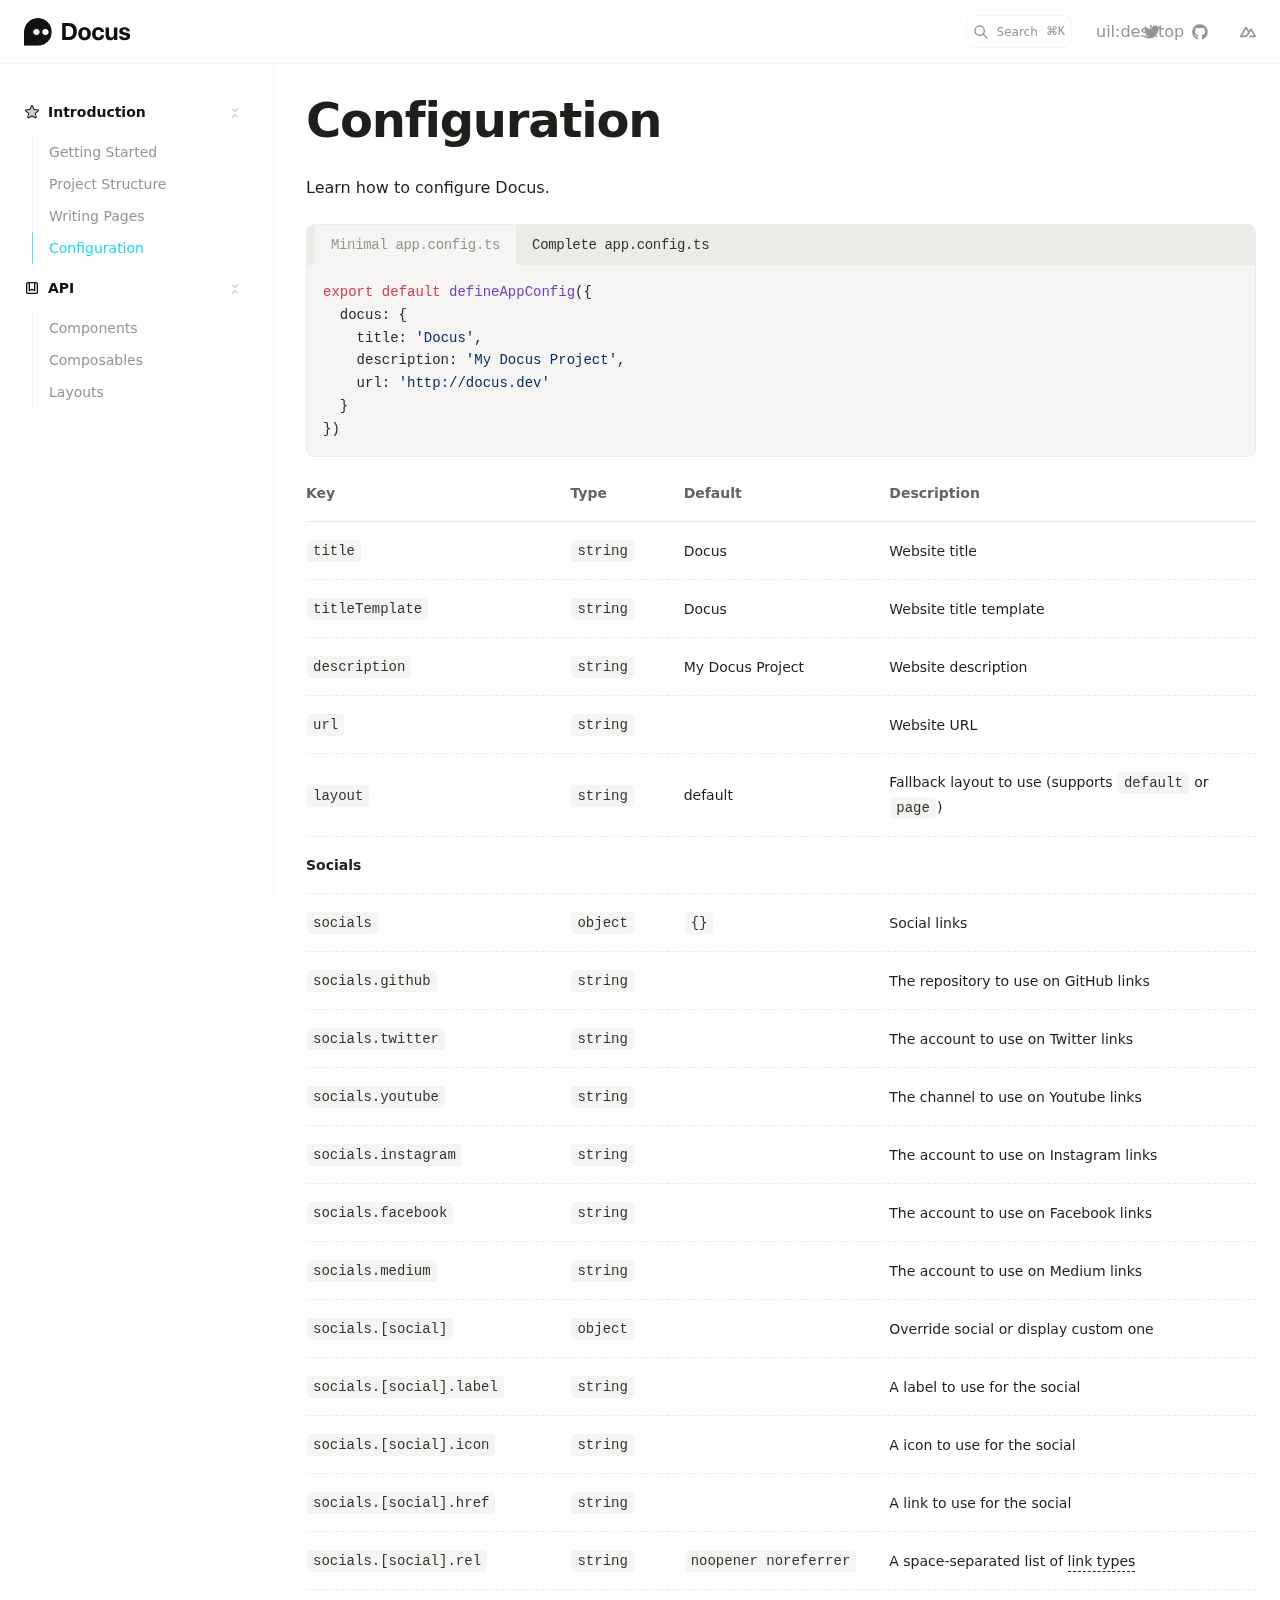
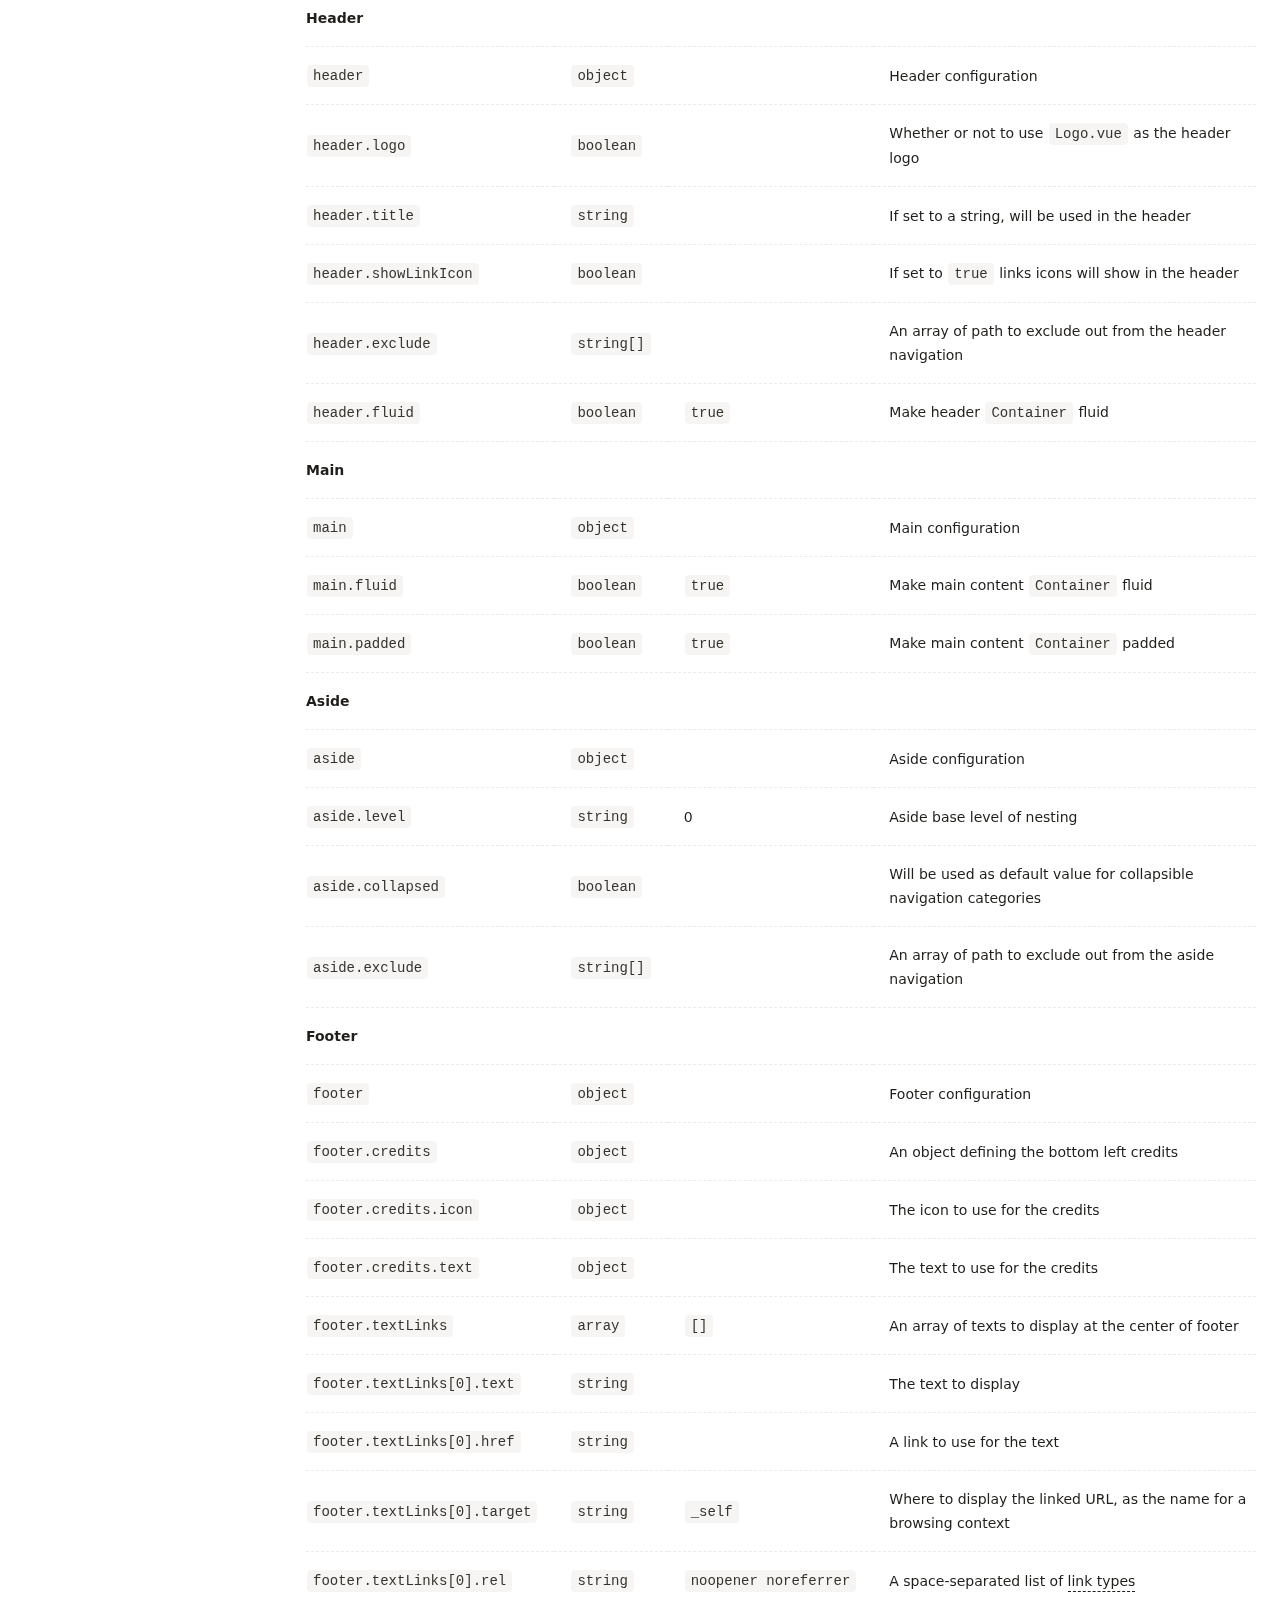
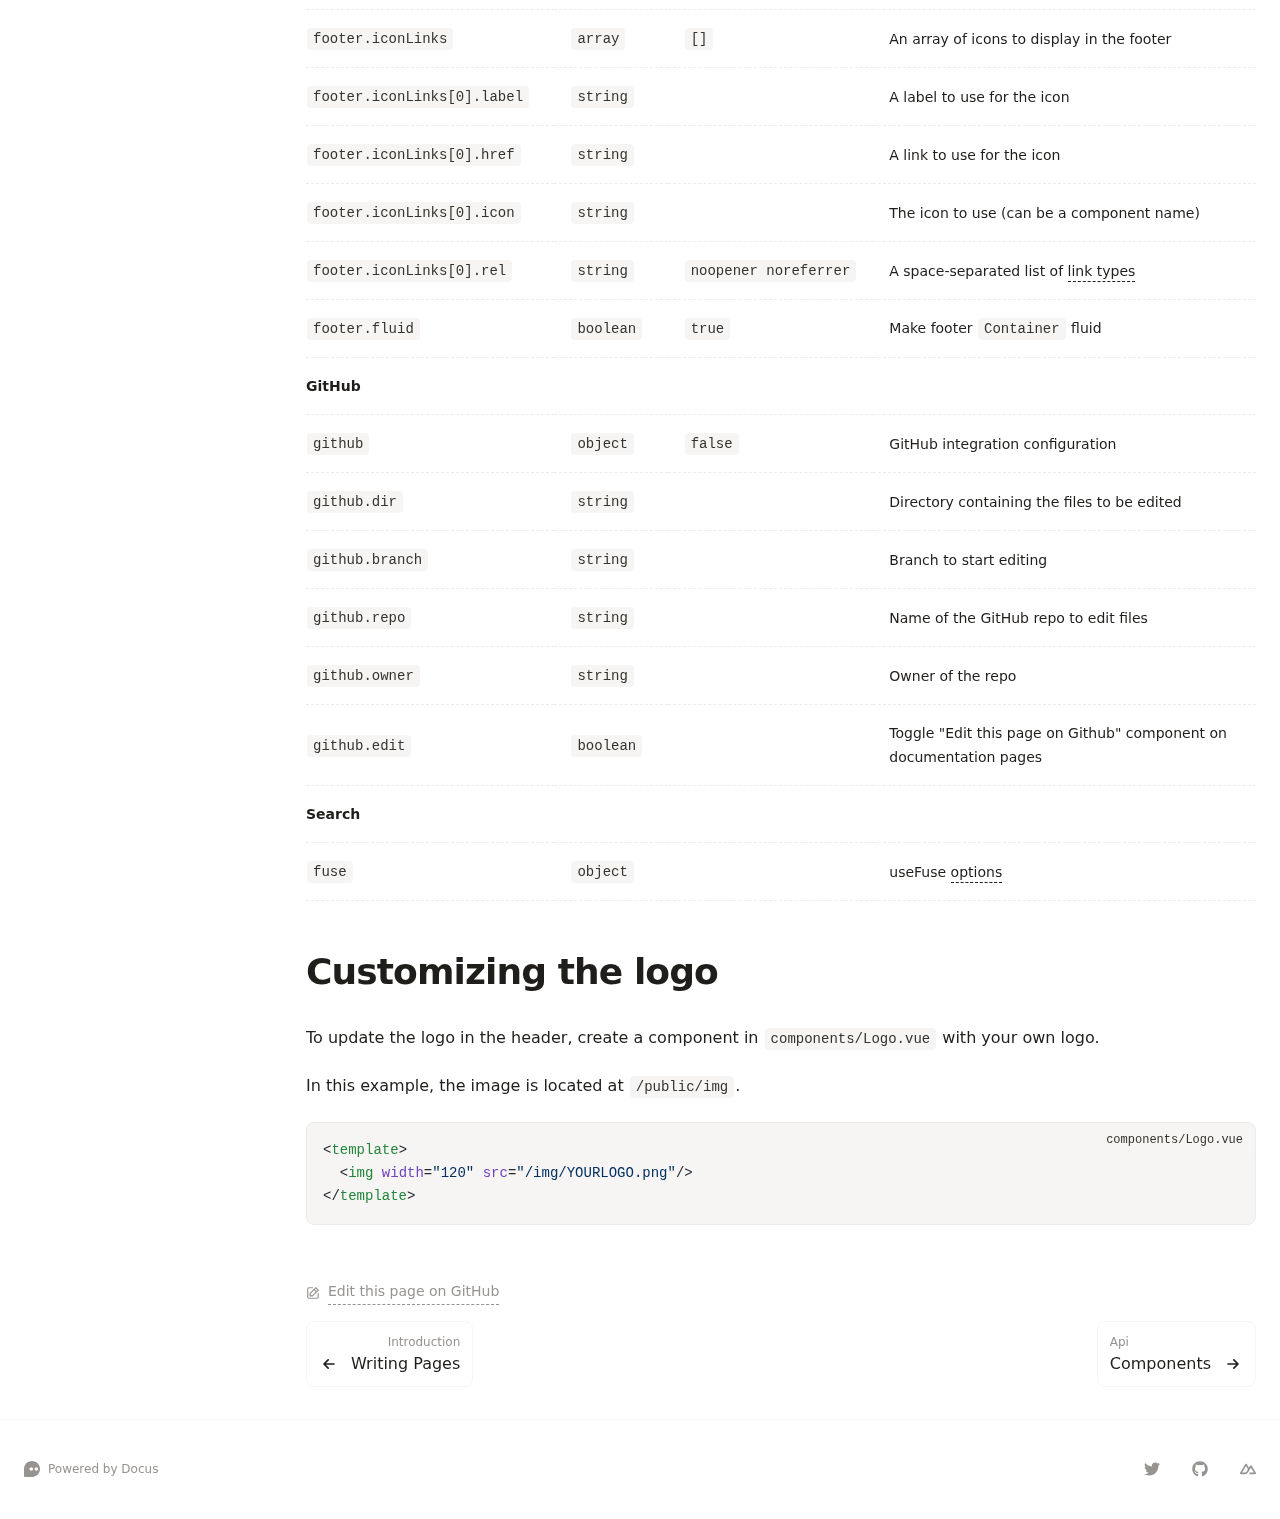
<file: introduction/configuration/index.html>
<!DOCTYPE html><html lang="en"><head><meta charset="utf-8">
<meta name="viewport" content="width=device-width, initial-scale=1">
<title>Configuration · Docus</title>
<meta name="twitter:card" content="summary_large_image">
<meta property="og:image" content="https://user-images.githubusercontent.com/904724/185365452-87b7ca7b-6030-4813-a2db-5e65c785bf88.png">
<meta property="og:title" content="Configuration">
<meta name="description" content="Learn how to configure Docus.">
<meta property="og:description" content="Learn how to configure Docus.">
<link rel="preload" as="fetch" crossorigin="anonymous" href="/introduction/configuration/_payload.json">
<link rel="stylesheet" href="/_nuxt/entry.cTSbSSWo.css">
<link rel="stylesheet" href="/_nuxt/DocumentDrivenNotFound.7VHrNemK.css">
<link rel="stylesheet" href="/_nuxt/ButtonLink.VclukkzW.css">
<link rel="stylesheet" href="/_nuxt/DocsPageLayout.pTRaHkQh.css">
<link rel="stylesheet" href="/_nuxt/DocsAside.Ovd0Fp7R.css">
<link rel="stylesheet" href="/_nuxt/ProseCodeInline.-lSEDUl2.css">
<link rel="stylesheet" href="/_nuxt/Alert.06o3nleJ.css">
<link rel="stylesheet" href="/_nuxt/DocsPageBottom.ZB3ujDoP.css">
<link rel="stylesheet" href="/_nuxt/ProseA.BTpm-ibL.css">
<link rel="stylesheet" href="/_nuxt/DocsPrevNext.b7vED56b.css">
<link rel="stylesheet" href="/_nuxt/DocsToc.0Sfoy6zb.css">
<link rel="stylesheet" href="/_nuxt/DocsTocLinks.uLoVYgtn.css">
<link rel="stylesheet" href="/_nuxt/ProseH1.kznfNM1q.css">
<link rel="stylesheet" href="/_nuxt/ProseP.RSimpUT9.css">
<link rel="stylesheet" href="/_nuxt/CodeGroup.eMJR2nIV.css">
<link rel="stylesheet" href="/_nuxt/TabsHeader.eJO1gs-y.css">
<link rel="stylesheet" href="/_nuxt/ProsePre.nIRUQbb-.css">
<link rel="stylesheet" href="/_nuxt/ProseCode.A3mKjU5v.css">
<link rel="stylesheet" href="/_nuxt/ProseTable.iNyObBwK.css">
<link rel="stylesheet" href="/_nuxt/ProseThead.UyupWzHz.css">
<link rel="stylesheet" href="/_nuxt/ProseTr.-TE9IW2E.css">
<link rel="stylesheet" href="/_nuxt/ProseTh.DqB5USRe.css">
<link rel="stylesheet" href="/_nuxt/ProseStrong.htOXUJQw.css">
<link rel="stylesheet" href="/_nuxt/ProseTd.sp-pXbkX.css">
<link rel="stylesheet" href="/_nuxt/ProseH2.KpbmU7jn.css">
<link rel="modulepreload" as="script" crossorigin href="/_nuxt/entry.DrTU5DLx.js">
<link rel="modulepreload" as="script" crossorigin href="/_nuxt/document-driven.to9VuDjf.js">
<link rel="modulepreload" as="script" crossorigin href="/_nuxt/DocumentDrivenEmpty.h26VL50U.js">
<link rel="modulepreload" as="script" crossorigin href="/_nuxt/ContentRenderer.L-8obilM.js">
<link rel="modulepreload" as="script" crossorigin href="/_nuxt/ContentRendererMarkdown.vue.-_ns6N-e.js">
<link rel="modulepreload" as="script" crossorigin href="/_nuxt/preview.N5ooVbtL.js">
<link rel="modulepreload" as="script" crossorigin href="/_nuxt/DocumentDrivenNotFound.O9GFcAq_.js">
<link rel="modulepreload" as="script" crossorigin href="/_nuxt/ButtonLink.UMpJ-RBN.js">
<link rel="modulepreload" as="script" crossorigin href="/_nuxt/slot.UY8JyFNH.js">
<link rel="modulepreload" as="script" crossorigin href="/_nuxt/node.V6KjywBy.js">
<link rel="modulepreload" as="script" crossorigin href="/_nuxt/IconDocus.677vjPlR.js">
<link rel="modulepreload" as="script" crossorigin href="/_nuxt/default.9dn9ZVyV.js">
<link rel="modulepreload" as="script" crossorigin href="/_nuxt/DocsPageLayout.z_mTCi0e.js">
<link rel="modulepreload" as="script" crossorigin href="/_nuxt/DocsAside.bHPxpoN4.js">
<link rel="modulepreload" as="script" crossorigin href="/_nuxt/ProseCodeInline.E_qv6A1O.js">
<link rel="modulepreload" as="script" crossorigin href="/_nuxt/Alert.0iHEPNaa.js">
<link rel="modulepreload" as="script" crossorigin href="/_nuxt/DocsPageBottom.4QO_v9wj.js">
<link rel="modulepreload" as="script" crossorigin href="/_nuxt/ProseA.sSI2YyYk.js">
<link rel="modulepreload" as="script" crossorigin href="/_nuxt/EditOnLink.vue.yfwvI-jj.js">
<link rel="modulepreload" as="script" crossorigin href="/_nuxt/DocsPrevNext.iN1qaAqA.js">
<link rel="modulepreload" as="script" crossorigin href="/_nuxt/DocsToc.6Tj2a7XM.js">
<link rel="modulepreload" as="script" crossorigin href="/_nuxt/DocsTocLinks.RQKYnrCm.js">
<link rel="modulepreload" as="script" crossorigin href="/_nuxt/ContentRendererMarkdown.gBSTykve.js">
<link rel="modulepreload" as="script" crossorigin href="/_nuxt/EditOnLink.t_w2q2Tv.js">
<link rel="modulepreload" as="script" crossorigin href="/_nuxt/ProseH1.1MQr1GVh.js">
<link rel="modulepreload" as="script" crossorigin href="/_nuxt/ProseP.Nr1XBVOf.js">
<link rel="modulepreload" as="script" crossorigin href="/_nuxt/CodeGroup.y2HYRtzo.js">
<link rel="modulepreload" as="script" crossorigin href="/_nuxt/TabsHeader.mR__Y1hH.js">
<link rel="modulepreload" as="script" crossorigin href="/_nuxt/ProsePre.0ks4poUy.js">
<link rel="modulepreload" as="script" crossorigin href="/_nuxt/ProseCode.RqENcKFF.js">
<link rel="modulepreload" as="script" crossorigin href="/_nuxt/ProseTable.55kYie2T.js">
<link rel="modulepreload" as="script" crossorigin href="/_nuxt/ProseThead.Rk1DB_2t.js">
<link rel="modulepreload" as="script" crossorigin href="/_nuxt/ProseTr.MCK3km6Z.js">
<link rel="modulepreload" as="script" crossorigin href="/_nuxt/ProseTh.P10pVGRj.js">
<link rel="modulepreload" as="script" crossorigin href="/_nuxt/ProseStrong.0eue4E35.js">
<link rel="modulepreload" as="script" crossorigin href="/_nuxt/ProseTbody.-AmpeyNK.js">
<link rel="modulepreload" as="script" crossorigin href="/_nuxt/ProseTd.-84Nj8cZ.js">
<link rel="modulepreload" as="script" crossorigin href="/_nuxt/ProseH2.QcRZIggw.js">
<link rel="prefetch" as="style" href="/_nuxt/page.W4S-D_bD.css">
<link rel="prefetch" as="script" crossorigin href="/_nuxt/page.65ytbEW_.js">
<link rel="prefetch" as="script" crossorigin href="/_nuxt/client-db.D3FO--z5.js">
<link rel="prefetch" as="script" crossorigin href="/_nuxt/slugify.H1Fw1f_8.js">
<link rel="prefetch" as="style" href="/_nuxt/useStudio.3MfaGMCn.css">
<link rel="prefetch" as="script" crossorigin href="/_nuxt/useStudio.UYfePTSp.js">
<link rel="prefetch" as="script" crossorigin href="/_nuxt/query.taV6W2WV.js">
<link rel="prefetch" as="style" href="/_nuxt/error-404._LjjY-y0.css">
<link rel="prefetch" as="script" crossorigin href="/_nuxt/error-404.Qw1TpCSj.js">
<link rel="prefetch" as="style" href="/_nuxt/error-500.Ke0_YfD7.css">
<link rel="prefetch" as="script" crossorigin href="/_nuxt/error-500.eo3guYUz.js">
<script type="module" src="/_nuxt/entry.DrTU5DLx.js" crossorigin></script><style id="pinceau-runtime-hydratable">@media{.phy[--]{--puid:K-x-rl-v;}.pv-clPRa2{padding-left:var(--elements-container-padding-mobile);padding-right:var(--elements-container-padding-mobile);}@media (min-width: 475px){.pv-clPRa2{padding-left:var(--elements-container-padding-xs);padding-right:var(--elements-container-padding-xs);}}@media (min-width: 640px){.pv-clPRa2{padding-left:var(--elements-container-padding-sm);padding-right:var(--elements-container-padding-sm);}}@media (min-width: 768px){.pv-clPRa2{padding-left:var(--elements-container-padding-md);padding-right:var(--elements-container-padding-md);}}} @media{.phy[--]{--puid:9SqbMu-v;}.pv-Q1Km28{max-width:var(--elements-container-maxWidth);padding-left:var(--elements-container-padding-mobile);padding-right:var(--elements-container-padding-mobile);}@media (min-width: 475px){.pv-Q1Km28{padding-left:var(--elements-container-padding-xs);padding-right:var(--elements-container-padding-xs);}}@media (min-width: 640px){.pv-Q1Km28{padding-left:var(--elements-container-padding-sm);padding-right:var(--elements-container-padding-sm);}}@media (min-width: 768px){.pv-Q1Km28{padding-left:var(--elements-container-padding-md);padding-right:var(--elements-container-padding-md);}}} </style><style id="pinceau-theme">@media { :root {--pinceau-mq: initial; --docus-search-results-highlight-color: white;--docus-search-results-window-maxHeight: 100%;--docus-search-results-window-maxWidth: 640px;--docus-search-results-window-marginTop: 0;--docus-search-input-borderStyle: solid;--docus-search-input-borderWidth: 1px;--docus-search-backdropFilter: blur(24px);--docus-loadingBar-gradientColorStop3: #0047e1;--docus-loadingBar-gradientColorStop2: #34cdfe;--docus-loadingBar-gradientColorStop1: #00dc82;--docus-loadingBar-height: 3px;--docus-readableLine: 78ch;--docus-footer-height: 145px;--docus-header-height: 64px;--prose-code-inline-padding: 0.2rem 0.375rem 0.2rem 0.375rem;--prose-code-block-backdropFilter: contrast(1);--prose-code-block-border-style: solid;--prose-code-block-border-width: 1px;--prose-tbody-tr-borderBottom-style: dashed;--prose-tbody-tr-borderBottom-width: 1px;--prose-th-textAlign: inherit;--prose-thead-borderBottom-style: solid;--prose-thead-borderBottom-width: 1px;--prose-thead-border-style: solid;--prose-thead-border-width: 0px;--prose-table-textAlign: start;--prose-hr-width: 1px;--prose-hr-style: solid;--prose-li-listStylePosition: outside;--prose-ol-li-markerColor: currentColor;--prose-ol-paddingInlineStart: 21px;--prose-ol-listStyleType: decimal;--prose-ul-li-markerColor: currentColor;--prose-ul-paddingInlineStart: 21px;--prose-ul-listStyleType: disc;--prose-blockquote-border-style: solid;--prose-blockquote-border-width: 4px;--prose-blockquote-quotes: '201C' '201D' '2018' '2019';--prose-blockquote-paddingInlineStart: 24px;--prose-a-code-color-hover: currentColor;--prose-a-code-color-static: currentColor;--prose-a-hasCode-borderBottom: none;--prose-a-border-distance: 2px;--prose-a-border-color-hover: currentColor;--prose-a-border-color-static: currentColor;--prose-a-border-style-hover: solid;--prose-a-border-style-static: dashed;--prose-a-border-width: 1px;--prose-a-color-static: inherit;--prose-a-textDecoration: none;--prose-h6-margin: 3rem 0 2rem;--prose-h5-margin: 3rem 0 2rem;--prose-h4-margin: 3rem 0 2rem;--prose-h3-margin: 3rem 0 2rem;--prose-h2-margin: 3rem 0 2rem;--prose-h1-margin: 0 0 2rem;--typography-lead-loose: 2;--typography-lead-relaxed: 1.625;--typography-lead-normal: 1.5;--typography-lead-snug: 1.375;--typography-lead-tight: 1.25;--typography-lead-none: 1;--typography-lead-10: 2.5rem;--typography-lead-9: 2.25rem;--typography-lead-8: 2rem;--typography-lead-7: 1.75rem;--typography-lead-6: 1.5rem;--typography-lead-5: 1.25rem;--typography-lead-4: 1rem;--typography-lead-3: .75rem;--typography-lead-2: .5rem;--typography-lead-1: .025rem;--typography-fontWeight-black: 900;--typography-fontWeight-extrabold: 800;--typography-fontWeight-bold: 700;--typography-fontWeight-semibold: 600;--typography-fontWeight-medium: 500;--typography-fontWeight-normal: 400;--typography-fontWeight-light: 300;--typography-fontWeight-extralight: 200;--typography-fontWeight-thin: 100;--typography-fontSize-9xl: 128px;--typography-fontSize-8xl: 96px;--typography-fontSize-7xl: 72px;--typography-fontSize-6xl: 60px;--typography-fontSize-5xl: 48px;--typography-fontSize-4xl: 36px;--typography-fontSize-3xl: 30px;--typography-fontSize-2xl: 24px;--typography-fontSize-xl: 20px;--typography-fontSize-lg: 18px;--typography-fontSize-base: 16px;--typography-fontSize-sm: 14px;--typography-fontSize-xs: 12px;--typography-letterSpacing-wide: 0.025em;--typography-letterSpacing-tight: -0.025em;--typography-verticalMargin-base: 24px;--typography-verticalMargin-sm: 16px;--elements-border-secondary-hover: [object Object];--elements-backdrop-background: #fffc;--elements-backdrop-filter: saturate(200%) blur(20px);--elements-container-maxWidth: 80rem;--lead-loose: 2;--lead-relaxed: 1.625;--lead-normal: 1.5;--lead-snug: 1.375;--lead-tight: 1.25;--lead-none: 1;--lead-10: 2.5rem;--lead-9: 2.25rem;--lead-8: 2rem;--lead-7: 1.75rem;--lead-6: 1.5rem;--lead-5: 1.25rem;--lead-4: 1rem;--lead-3: .75rem;--lead-2: .5rem;--lead-1: .025rem;--letterSpacing-widest: 0.1em;--letterSpacing-wider: 0.05em;--letterSpacing-wide: 0.025em;--letterSpacing-normal: 0em;--letterSpacing-tight: -0.025em;--letterSpacing-tighter: -0.05em;--fontSize-9xl: 8rem;--fontSize-8xl: 6rem;--fontSize-7xl: 4.5rem;--fontSize-6xl: 3.75rem;--fontSize-5xl: 3rem;--fontSize-4xl: 2.25rem;--fontSize-3xl: 1.875rem;--fontSize-2xl: 1.5rem;--fontSize-xl: 1.25rem;--fontSize-lg: 1.125rem;--fontSize-base: 1rem;--fontSize-sm: 0.875rem;--fontSize-xs: 0.75rem;--fontWeight-black: 900;--fontWeight-extrabold: 800;--fontWeight-bold: 700;--fontWeight-semibold: 600;--fontWeight-medium: 500;--fontWeight-normal: 400;--fontWeight-light: 300;--fontWeight-extralight: 200;--fontWeight-thin: 100;--font-mono: ui-monospace, SFMono-Regular, Menlo, Monaco, Consolas, Liberation Mono, Courier New, monospace;--font-serif: ui-serif, Georgia, Cambria, Times New Roman, Times, serif;--font-sans: ui-sans-serif, system-ui, -apple-system, BlinkMacSystemFont, Segoe UI, Roboto, Helvetica Neue, Arial, Noto Sans, sans-serif, Apple Color Emoji, Segoe UI Emoji, Segoe UI Symbol, Noto Color Emoji;--opacity-total: 1;--opacity-high: 0.8;--opacity-medium: 0.5;--opacity-soft: 0.3;--opacity-light: 0.15;--opacity-bright: 0.1;--opacity-noOpacity: 0;--borderWidth-lg: 3px;--borderWidth-md: 2px;--borderWidth-sm: 1px;--borderWidth-noBorder: 0;--space-rem-875: 0.875rem;--space-rem-625: 0.625rem;--space-rem-375: 0.375rem;--space-rem-125: 0.125rem;--space-px: 1px;--space-128: 32rem;--space-96: 24rem;--space-80: 20rem;--space-72: 18rem;--space-64: 16rem;--space-60: 15rem;--space-56: 14rem;--space-52: 13rem;--space-48: 12rem;--space-44: 11rem;--space-40: 10rem;--space-36: 9rem;--space-32: 8rem;--space-28: 7rem;--space-24: 6rem;--space-20: 5rem;--space-16: 4rem;--space-14: 3.5rem;--space-12: 3rem;--space-11: 2.75rem;--space-10: 2.5rem;--space-9: 2.25rem;--space-8: 2rem;--space-7: 1.75rem;--space-6: 1.5rem;--space-5: 1.25rem;--space-4: 1rem;--space-3: 0.75rem;--space-2: 0.5rem;--space-1: 0.25rem;--space-0: 0px;--size-full: 100%;--size-7xl: 80rem;--size-6xl: 72rem;--size-5xl: 64rem;--size-4xl: 56rem;--size-3xl: 48rem;--size-2xl: 42rem;--size-xl: 36rem;--size-lg: 32rem;--size-md: 28rem;--size-sm: 24rem;--size-xs: 20rem;--size-200: 200px;--size-104: 104px;--size-80: 80px;--size-64: 64px;--size-56: 56px;--size-48: 48px;--size-40: 40px;--size-32: 32px;--size-24: 24px;--size-20: 20px;--size-16: 16px;--size-12: 12px;--size-8: 8px;--size-6: 6px;--size-4: 4px;--size-2: 2px;--size-0: 0px;--radii-full: 9999px;--radii-3xl: 1.75rem;--radii-2xl: 1.5rem;--radii-xl: 1rem;--radii-lg: 0.75rem;--radii-md: 0.5rem;--radii-sm: 0.375rem;--radii-xs: 0.25rem;--radii-2xs: 0.125rem;--radii-none: 0px;--shadow-none: 0px 0px 0px 0px transparent;--height-screen: 100vh;--width-screen: 100vw;--color-primary-900: #001A1F;--color-primary-800: #00232B;--color-primary-700: #024757;--color-primary-600: #09A0C1;--color-primary-500: #1AD6FF;--color-primary-400: #55E1FF;--color-primary-300: #82E3FF;--color-primary-200: #C5F2FF;--color-primary-100: #DCF7FF;--color-primary-50: #F1FCFF;--color-ruby-900: #380011;--color-ruby-800: #700021;--color-ruby-700: #a90032;--color-ruby-600: #e10043;--color-ruby-500: #ff1a5e;--color-ruby-400: #ff4079;--color-ruby-300: #ff6694;--color-ruby-200: #ff8dae;--color-ruby-100: #ffb3c9;--color-ruby-50: #ffd9e4;--color-pink-900: #380025;--color-pink-800: #70004b;--color-pink-700: #a90070;--color-pink-600: #e10095;--color-pink-500: #ff1ab2;--color-pink-400: #ff40bf;--color-pink-300: #ff66cc;--color-pink-200: #ff8dd8;--color-pink-100: #ffb3e5;--color-pink-50: #ffd9f2;--color-purple-900: #190038;--color-purple-800: #330070;--color-purple-700: #4c00a9;--color-purple-600: #6500e1;--color-purple-500: #811aff;--color-purple-400: #9640ff;--color-purple-300: #ab66ff;--color-purple-200: #c08dff;--color-purple-100: #d5b3ff;--color-purple-50: #ead9ff;--color-royalblue-900: #0b0531;--color-royalblue-800: #160a62;--color-royalblue-700: #211093;--color-royalblue-600: #2c15c4;--color-royalblue-500: #4127e8;--color-royalblue-400: #614bec;--color-royalblue-300: #806ff0;--color-royalblue-200: #a093f3;--color-royalblue-100: #c0b7f7;--color-royalblue-50: #dfdbfb;--color-indigoblue-900: #001238;--color-indigoblue-800: #002370;--color-indigoblue-700: #0035a9;--color-indigoblue-600: #0047e1;--color-indigoblue-500: #1a62ff;--color-indigoblue-400: #407cff;--color-indigoblue-300: #6696ff;--color-indigoblue-200: #8db0ff;--color-indigoblue-100: #b3cbff;--color-indigoblue-50: #d9e5ff;--color-blue-900: #00131D;--color-blue-800: #002235;--color-blue-700: #014267;--color-blue-600: #0069A6;--color-blue-500: #1AADFF;--color-blue-400: #64C7FF;--color-blue-300: #A1DDFF;--color-blue-200: #C6EAFF;--color-blue-100: #DFF3FF;--color-blue-50: #F2FAFF;--color-lightblue-900: #002e38;--color-lightblue-800: #005c70;--color-lightblue-700: #008aa9;--color-lightblue-600: #00b9e1;--color-lightblue-500: #1ad6ff;--color-lightblue-400: #40ddff;--color-lightblue-300: #66e4ff;--color-lightblue-200: #8deaff;--color-lightblue-100: #b3f1ff;--color-lightblue-50: #d9f8ff;--color-teal-900: #062a28;--color-teal-800: #0b544f;--color-teal-700: #117d77;--color-teal-600: #16a79e;--color-teal-500: #1cd1c6;--color-teal-400: #36e4da;--color-teal-300: #5fe9e1;--color-teal-200: #87efe9;--color-teal-100: #aff4f0;--color-teal-50: #d7faf8;--color-pear-900: #2a2b09;--color-pear-800: #545512;--color-pear-700: #7e801b;--color-pear-600: #a8aa24;--color-pear-500: #d0d32f;--color-pear-400: #d8da52;--color-pear-300: #e0e274;--color-pear-200: #e8e997;--color-pear-100: #eff0ba;--color-pear-50: #f7f8dc;--color-red-900: #1C0301;--color-red-800: #340A01;--color-red-700: #701704;--color-red-600: #BB2402;--color-red-500: #FF3B10;--color-red-400: #FF7353;--color-red-300: #FFA692;--color-red-200: #FFDED7;--color-red-100: #FFF3F0;--color-red-50: #FFF9F8;--color-orange-900: #381800;--color-orange-800: #702f00;--color-orange-700: #a94700;--color-orange-600: #e15e00;--color-orange-500: #ff7a1a;--color-orange-400: #ff9040;--color-orange-300: #ffa666;--color-orange-200: #ffbd8d;--color-orange-100: #ffd3b3;--color-orange-50: #ffe9d9;--color-yellow-900: #1B1500;--color-yellow-800: #292100;--color-yellow-700: #614E02;--color-yellow-600: #CBA408;--color-yellow-500: #FBCA05;--color-yellow-400: #FFDC4E;--color-yellow-300: #FFE372;--color-yellow-200: #FFF0B1;--color-yellow-100: #FFF6D3;--color-yellow-50: #FFFCEE;--color-green-900: #00190F;--color-green-800: #002817;--color-green-700: #006037;--color-green-600: #00B467;--color-green-500: #0DD885;--color-green-400: #3CEEA5;--color-green-300: #86FBCB;--color-green-200: #C3FFE6;--color-green-100: #DEFFF1;--color-green-50: #ECFFF7;--color-gray-900: #121110;--color-gray-800: #201E1B;--color-gray-700: #36332E;--color-gray-600: #67635D;--color-gray-500: #97948F;--color-gray-400: #ADA9A4;--color-gray-300: #DBD9D3;--color-gray-200: #ECEBE8;--color-gray-100: #F6F5F4;--color-gray-50: #FBFBFB;--color-black: #0B0A0A;--color-white: #ffffff;--media-portrait: only screen and (orientation: portrait);--media-landscape: only screen and (orientation: landscape);--media-rm: (prefers-reduced-motion: reduce);--media-2xl: (min-width: 1536px);--media-xl: (min-width: 1280px);--media-lg: (min-width: 1024px);--media-md: (min-width: 768px);--media-sm: (min-width: 640px);--media-xs: (min-width: 475px);--docus-search-results-highlight-backgroundColor: var(--color-primary-500);--docus-search-results-selected-backgroundColor: var(--color-gray-300);--docus-search-results-window-borderRadius: none;--docus-search-results-window-marginX: 0;--docus-search-input-backgroundColor: var(--color-gray-200);--docus-search-input-padding: var(--space-2) var(--space-4);--docus-search-input-gap: var(--space-2);--docus-search-input-fontSize: var(--fontSize-sm);--docus-search-input-borderColor: var(--color-gray-200);--docus-search-input-borderRadius: var(--radii-2xs);--docus-footer-padding: var(--space-4) 0;--docus-header-title-color-hover: var(--color-primary-500);--docus-header-title-color-static: var(--color-gray-900);--docus-header-title-fontWeight: var(--fontWeight-bold);--docus-header-title-fontSize: var(--fontSize-2xl);--docus-header-logo-height: var(--space-6);--docus-body-fontFamily: var(--font-sans);--docus-body-color: var(--color-gray-800);--docus-body-backgroundColor: var(--color-white);--prose-code-inline-fontWeight: var(--typography-fontWeight-normal);--prose-code-inline-fontSize: var(--typography-fontSize-sm);--prose-code-inline-borderRadius: var(--radii-xs);--prose-code-block-pre-padding: var(--typography-verticalMargin-sm);--prose-code-block-margin: var(--typography-verticalMargin-base) 0;--prose-code-block-fontSize: var(--typography-fontSize-sm);--prose-tbody-code-inline-fontSize: var(--typography-fontSize-sm);--prose-tbody-td-padding: var(--typography-verticalMargin-sm);--prose-th-fontWeight: var(--typography-fontWeight-semibold);--prose-th-padding: 0 var(--typography-verticalMargin-sm) var(--typography-verticalMargin-sm) var(--typography-verticalMargin-sm);--prose-table-lineHeight: var(--typography-lead-6);--prose-table-fontSize: var(--typography-fontSize-sm);--prose-table-margin: var(--typography-verticalMargin-base) 0;--prose-hr-margin: var(--typography-verticalMargin-base) 0;--prose-li-margin: var(--typography-verticalMargin-sm) 0;--prose-ol-margin: var(--typography-verticalMargin-base) 0;--prose-ul-margin: var(--typography-verticalMargin-base) 0;--prose-blockquote-margin: var(--typography-verticalMargin-base) 0;--prose-a-code-border-style: var(--prose-a-border-style-static);--prose-a-code-border-width: var(--prose-a-border-width);--prose-a-fontWeight: var(--typography-fontWeight-medium);--prose-img-margin: var(--typography-verticalMargin-base) 0;--prose-strong-fontWeight: var(--typography-fontWeight-semibold);--prose-h6-iconSize: var(--typography-fontSize-base);--prose-h6-fontWeight: var(--typography-fontWeight-semibold);--prose-h6-lineHeight: var(--typography-lead-normal);--prose-h6-fontSize: var(--typography-fontSize-lg);--prose-h5-iconSize: var(--typography-fontSize-lg);--prose-h5-fontWeight: var(--typography-fontWeight-semibold);--prose-h5-lineHeight: var(--typography-lead-snug);--prose-h5-fontSize: var(--typography-fontSize-xl);--prose-h4-iconSize: var(--typography-fontSize-lg);--prose-h4-letterSpacing: var(--typography-letterSpacing-tight);--prose-h4-fontWeight: var(--typography-fontWeight-semibold);--prose-h4-lineHeight: var(--typography-lead-snug);--prose-h4-fontSize: var(--typography-fontSize-2xl);--prose-h3-iconSize: var(--typography-fontSize-xl);--prose-h3-letterSpacing: var(--typography-letterSpacing-tight);--prose-h3-fontWeight: var(--typography-fontWeight-semibold);--prose-h3-lineHeight: var(--typography-lead-snug);--prose-h3-fontSize: var(--typography-fontSize-3xl);--prose-h2-iconSize: var(--typography-fontSize-2xl);--prose-h2-letterSpacing: var(--typography-letterSpacing-tight);--prose-h2-fontWeight: var(--typography-fontWeight-semibold);--prose-h2-lineHeight: var(--typography-lead-tight);--prose-h2-fontSize: var(--typography-fontSize-4xl);--prose-h1-iconSize: var(--typography-fontSize-3xl);--prose-h1-letterSpacing: var(--typography-letterSpacing-tight);--prose-h1-fontWeight: var(--typography-fontWeight-bold);--prose-h1-lineHeight: var(--typography-lead-tight);--prose-h1-fontSize: var(--typography-fontSize-5xl);--prose-p-br-margin: var(--typography-verticalMargin-base) 0 0 0;--prose-p-margin: var(--typography-verticalMargin-base) 0;--prose-p-lineHeight: var(--typography-lead-normal);--prose-p-fontSize: var(--typography-fontSize-base);--typography-color-secondary-900: var(--color-gray-900);--typography-color-secondary-800: var(--color-gray-800);--typography-color-secondary-700: var(--color-gray-700);--typography-color-secondary-600: var(--color-gray-600);--typography-color-secondary-500: var(--color-gray-500);--typography-color-secondary-400: var(--color-gray-400);--typography-color-secondary-300: var(--color-gray-300);--typography-color-secondary-200: var(--color-gray-200);--typography-color-secondary-100: var(--color-gray-100);--typography-color-secondary-50: var(--color-gray-50);--typography-color-primary-900: var(--color-primary-900);--typography-color-primary-800: var(--color-primary-800);--typography-color-primary-700: var(--color-primary-700);--typography-color-primary-600: var(--color-primary-600);--typography-color-primary-500: var(--color-primary-500);--typography-color-primary-400: var(--color-primary-400);--typography-color-primary-300: var(--color-primary-300);--typography-color-primary-200: var(--color-primary-200);--typography-color-primary-100: var(--color-primary-100);--typography-color-primary-50: var(--color-primary-50);--typography-font-code: var(--font-mono);--typography-font-body: var(--font-sans);--typography-font-display: var(--font-sans);--typography-body-backgroundColor: var(--color-white);--typography-body-color: var(--color-black);--elements-state-danger-borderColor-secondary: var(--color-red-200);--elements-state-danger-borderColor-primary: var(--color-red-100);--elements-state-danger-backgroundColor-secondary: var(--color-red-100);--elements-state-danger-backgroundColor-primary: var(--color-red-50);--elements-state-danger-color-secondary: var(--color-red-600);--elements-state-danger-color-primary: var(--color-red-500);--elements-state-warning-borderColor-secondary: var(--color-yellow-200);--elements-state-warning-borderColor-primary: var(--color-yellow-100);--elements-state-warning-backgroundColor-secondary: var(--color-yellow-100);--elements-state-warning-backgroundColor-primary: var(--color-yellow-50);--elements-state-warning-color-secondary: var(--color-yellow-700);--elements-state-warning-color-primary: var(--color-yellow-600);--elements-state-success-borderColor-secondary: var(--color-green-200);--elements-state-success-borderColor-primary: var(--color-green-100);--elements-state-success-backgroundColor-secondary: var(--color-green-100);--elements-state-success-backgroundColor-primary: var(--color-green-50);--elements-state-success-color-secondary: var(--color-green-600);--elements-state-success-color-primary: var(--color-green-500);--elements-state-info-borderColor-secondary: var(--color-blue-200);--elements-state-info-borderColor-primary: var(--color-blue-100);--elements-state-info-backgroundColor-secondary: var(--color-blue-100);--elements-state-info-backgroundColor-primary: var(--color-blue-50);--elements-state-info-color-secondary: var(--color-blue-600);--elements-state-info-color-primary: var(--color-blue-500);--elements-state-primary-borderColor-secondary: var(--color-primary-200);--elements-state-primary-borderColor-primary: var(--color-primary-100);--elements-state-primary-backgroundColor-secondary: var(--color-primary-100);--elements-state-primary-backgroundColor-primary: var(--color-primary-50);--elements-state-primary-color-secondary: var(--color-primary-700);--elements-state-primary-color-primary: var(--color-primary-600);--elements-surface-secondary-backgroundColor: var(--color-gray-200);--elements-surface-primary-backgroundColor: var(--color-gray-100);--elements-surface-background-base: var(--color-gray-100);--elements-border-secondary-static: var(--color-gray-200);--elements-border-primary-hover: var(--color-gray-200);--elements-border-primary-static: var(--color-gray-100);--elements-container-padding-md: var(--space-6);--elements-container-padding-sm: var(--space-6);--elements-container-padding-xs: var(--space-4);--elements-container-padding-mobile: var(--space-4);--elements-text-secondary-color-hover: var(--color-gray-700);--elements-text-secondary-color-static: var(--color-gray-500);--elements-text-primary-color-static: var(--color-gray-900);--text-6xl-lineHeight: var(--lead-none);--text-6xl-fontSize: var(--fontSize-6xl);--text-5xl-lineHeight: var(--lead-none);--text-5xl-fontSize: var(--fontSize-5xl);--text-4xl-lineHeight: var(--lead-10);--text-4xl-fontSize: var(--fontSize-4xl);--text-3xl-lineHeight: var(--lead-9);--text-3xl-fontSize: var(--fontSize-3xl);--text-2xl-lineHeight: var(--lead-8);--text-2xl-fontSize: var(--fontSize-2xl);--text-xl-lineHeight: var(--lead-7);--text-xl-fontSize: var(--fontSize-xl);--text-lg-lineHeight: var(--lead-7);--text-lg-fontSize: var(--fontSize-lg);--text-base-lineHeight: var(--lead-6);--text-base-fontSize: var(--fontSize-base);--text-sm-lineHeight: var(--lead-5);--text-sm-fontSize: var(--fontSize-sm);--text-xs-lineHeight: var(--lead-4);--text-xs-fontSize: var(--fontSize-xs);--color-shadow: var(--color-gray-400);--color-secondary-900: var(--color-gray-900);--color-secondary-800: var(--color-gray-800);--color-secondary-700: var(--color-gray-700);--color-secondary-600: var(--color-gray-600);--color-secondary-500: var(--color-gray-500);--color-secondary-400: var(--color-gray-400);--color-secondary-300: var(--color-gray-300);--color-secondary-200: var(--color-gray-200);--color-secondary-100: var(--color-gray-100);--color-secondary-50: var(--color-gray-50);--prose-code-inline-backgroundColor: var(--typography-color-secondary-100);--prose-code-inline-color: var(--typography-color-secondary-700);--prose-code-block-backgroundColor: var(--typography-color-secondary-100);--prose-code-block-color: var(--typography-color-secondary-700);--prose-code-block-border-color: var(--typography-color-secondary-200);--prose-tbody-tr-borderBottom-color: var(--typography-color-secondary-200);--prose-th-color: var(--typography-color-secondary-600);--prose-thead-borderBottom-color: var(--typography-color-secondary-200);--prose-thead-border-color: var(--typography-color-secondary-300);--prose-hr-color: var(--typography-color-secondary-200);--prose-blockquote-border-color: var(--typography-color-secondary-200);--prose-blockquote-color: var(--typography-color-secondary-500);--prose-a-code-background-hover: var(--typography-color-primary-50);--prose-a-code-border-color-hover: var(--typography-color-primary-500);--prose-a-code-border-color-static: var(--typography-color-secondary-400);--prose-a-color-hover: var(--typography-color-primary-500);--shadow-2xl: 0px 25px 50px -12px var(--color-shadow);--shadow-xl: 0px 20px 25px -5px var(--color-shadow), 0px 8px 10px -6px var(--color-shadow);--shadow-lg: 0px 10px 15px -3px var(--color-shadow), 0px 4px 6px -4px var(--color-shadow);--shadow-md: 0px 4px 6px -1px var(--color-shadow), 0px 2px 4px -2px var(--color-shadow);--shadow-sm: 0px 1px 3px 0px var(--color-shadow), 0px 1px 2px -1px var(--color-shadow);--shadow-xs: 0px 1px 2px 0px var(--color-shadow); } }@media { :root.dark {--pinceau-mq: dark; --prose-code-block-backdropFilter: contrast(1);--prose-ol-li-markerColor: currentColor;--prose-ul-li-markerColor: currentColor;--prose-a-code-color-hover: currentColor;--prose-a-code-color-static: currentColor;--prose-a-border-color-hover: currentColor;--prose-a-border-color-static: currentColor;--prose-a-color-static: inherit;--elements-backdrop-background: #0c0d0ccc;--docus-search-results-selected-backgroundColor: var(--color-gray-700);--docus-search-input-backgroundColor: var(--color-gray-800);--docus-search-input-borderColor: transparent;--docus-header-title-color-static: var(--color-gray-100);--docus-body-color: var(--color-gray-200);--docus-body-backgroundColor: var(--color-black);--typography-body-backgroundColor: var(--color-black);--typography-body-color: var(--color-white);--elements-state-danger-borderColor-secondary: var(--color-red-700);--elements-state-danger-borderColor-primary: var(--color-red-800);--elements-state-danger-backgroundColor-secondary: var(--color-red-800);--elements-state-danger-backgroundColor-primary: var(--color-red-900);--elements-state-danger-color-secondary: var(--color-red-200);--elements-state-danger-color-primary: var(--color-red-300);--elements-state-warning-borderColor-secondary: var(--color-yellow-700);--elements-state-warning-borderColor-primary: var(--color-yellow-800);--elements-state-warning-backgroundColor-secondary: var(--color-yellow-800);--elements-state-warning-backgroundColor-primary: var(--color-yellow-900);--elements-state-warning-color-secondary: var(--color-yellow-200);--elements-state-warning-color-primary: var(--color-yellow-400);--elements-state-success-borderColor-secondary: var(--color-green-700);--elements-state-success-borderColor-primary: var(--color-green-800);--elements-state-success-backgroundColor-secondary: var(--color-green-800);--elements-state-success-backgroundColor-primary: var(--color-green-900);--elements-state-success-color-secondary: var(--color-green-200);--elements-state-success-color-primary: var(--color-green-400);--elements-state-info-borderColor-secondary: var(--color-blue-700);--elements-state-info-borderColor-primary: var(--color-blue-800);--elements-state-info-backgroundColor-secondary: var(--color-blue-800);--elements-state-info-backgroundColor-primary: var(--color-blue-900);--elements-state-info-color-secondary: var(--color-blue-200);--elements-state-info-color-primary: var(--color-blue-400);--elements-state-primary-borderColor-secondary: var(--color-primary-700);--elements-state-primary-borderColor-primary: var(--color-primary-800);--elements-state-primary-backgroundColor-secondary: var(--color-primary-800);--elements-state-primary-backgroundColor-primary: var(--color-primary-900);--elements-state-primary-color-secondary: var(--color-primary-200);--elements-state-primary-color-primary: var(--color-primary-400);--elements-surface-secondary-backgroundColor: var(--color-gray-800);--elements-surface-primary-backgroundColor: var(--color-gray-900);--elements-surface-background-base: var(--color-gray-900);--elements-border-secondary-static: var(--color-gray-800);--elements-border-primary-hover: var(--color-gray-800);--elements-border-primary-static: var(--color-gray-900);--elements-text-secondary-color-hover: var(--color-gray-200);--elements-text-secondary-color-static: var(--color-gray-400);--elements-text-primary-color-static: var(--color-gray-50);--color-shadow: var(--color-gray-800);--prose-code-inline-backgroundColor: var(--typography-color-secondary-800);--prose-code-inline-color: var(--typography-color-secondary-200);--prose-code-block-backgroundColor: var(--typography-color-secondary-900);--prose-code-block-color: var(--typography-color-secondary-200);--prose-code-block-border-color: var(--typography-color-secondary-800);--prose-tbody-tr-borderBottom-color: var(--typography-color-secondary-800);--prose-th-color: var(--typography-color-secondary-400);--prose-thead-borderBottom-color: var(--typography-color-secondary-800);--prose-thead-border-color: var(--typography-color-secondary-600);--prose-hr-color: var(--typography-color-secondary-800);--prose-blockquote-border-color: var(--typography-color-secondary-700);--prose-blockquote-color: var(--typography-color-secondary-400);--prose-a-code-background-hover: var(--typography-color-primary-900);--prose-a-code-border-color-hover: var(--typography-color-primary-600);--prose-a-code-border-color-static: var(--typography-color-secondary-600);--prose-a-color-hover: var(--typography-color-primary-400); } }@media (min-width: 640px) { :root {--pinceau-mq: sm; --docus-search-results-window-maxHeight: 320px;--docus-search-results-window-marginTop: 20vh;--docus-footer-height: 100px;--docus-search-results-window-borderRadius: var(--radii-xs);--docus-search-results-window-marginX: var(--space-4);--docus-header-logo-height: var(--space-7); } }</style><script>"use strict";(()=>{const a=window,e=document.documentElement,m=["dark","light"],c=window&&window.localStorage&&window.localStorage.getItem&&window.localStorage.getItem("nuxt-color-mode")||"system";let n=c==="system"?d():c;const l=e.getAttribute("data-color-mode-forced");l&&(n=l),i(n),a["__NUXT_COLOR_MODE__"]={preference:c,value:n,getColorScheme:d,addColorScheme:i,removeColorScheme:f};function i(o){const t=""+o+"",s="theme";e.classList?e.classList.add(t):e.className+=" "+t,s&&e.setAttribute("data-"+s,o)}function f(o){const t=""+o+"",s="theme";e.classList?e.classList.remove(t):e.className=e.className.replace(new RegExp(t,"g"),""),s&&e.removeAttribute("data-"+s)}function r(o){return a.matchMedia("(prefers-color-scheme"+o+")")}function d(){if(a.matchMedia&&r("").media!=="not all"){for(const o of m)if(r(":"+o).matches)return o}return"light"}})();
</script></head><body><!----><!--teleport anchor--><!----><!--teleport anchor--><div id="__nuxt"><div class="app-layout" data-v-a5b6db96><div class="nuxt-progress" style="width:0%;opacity:0;background-size:Infinity% auto;" data-v-a5b6db96></div><header class="has-dialog" data-v-a5b6db96 data-v-ce7b64c9><div class="container pv-clPRa2 pc-K-x-rl" data-v-ce7b64c9 data-v-dee2dd78><!--[--><div class="section left" data-v-ce7b64c9><!--[--><button aria-label="Menu" data-v-bf603525><svg xmlns="http://www.w3.org/2000/svg" xmlns:xlink="http://www.w3.org/1999/xlink" role="img" class="icon" data-v-bf603525 style="" width="1em" height="1em" viewBox="0 0 24 24" data-v-2de1f9e6><path fill="none" stroke="currentColor" stroke-linecap="round" stroke-linejoin="round" stroke-width="2" d="M4 6h16M4 12h16M4 18h16"/></svg></button><!--teleport start--><!--teleport end--><!--]--><a href="/" class="navbar-logo" aria-label="Docus" data-v-ce7b64c9 data-v-1a556904><span class="logo" data-v-1a556904><svg viewbox="0 0 167 44" fill="none" xmlns="http://www.w3.org/2000/svg" data-v-1a556904 data-v-ddb4bf5c><path d="M60 34.5945H70.2569C78.3172 34.5945 83.064 29.6369 83.064 21.1959V21.159C83.064 12.7365 78.2986 8 70.2569 8H60V34.5945ZM65.6217 29.987V12.5891H69.5867C74.5197 12.5891 77.3306 15.63 77.3306 21.1775V21.2143C77.3306 26.9645 74.6128 29.987 69.5867 29.987H65.6217Z" fill="currentColor" data-v-ddb4bf5c></path><path d="M95.1966 35C101.228 35 105.081 31.1666 105.081 24.716V24.6792C105.081 18.284 101.153 14.4321 95.178 14.4321C89.2211 14.4321 85.312 18.3208 85.312 24.6792V24.716C85.312 31.1481 89.1281 35 95.1966 35ZM95.2152 30.7795C92.5346 30.7795 90.8407 28.5863 90.8407 24.716V24.6792C90.8407 20.8642 92.5532 18.6526 95.178 18.6526C97.8213 18.6526 99.5525 20.8642 99.5525 24.6792V24.716C99.5525 28.5679 97.8585 30.7795 95.2152 30.7795Z" fill="currentColor" data-v-ddb4bf5c></path><path d="M116.823 35C122.147 35 125.59 31.7195 125.851 27.4068V27.2962H120.788L120.769 27.4621C120.397 29.4526 119.038 30.7795 116.86 30.7795C114.179 30.7795 112.504 28.5863 112.504 24.716V24.6976C112.504 20.9195 114.179 18.6526 116.841 18.6526C119.094 18.6526 120.415 20.0901 120.751 21.97L120.788 22.1358H125.832V22.0068C125.628 17.7311 122.184 14.4321 116.767 14.4321C110.792 14.4321 106.975 18.3577 106.975 24.6792V24.6976C106.975 31.0744 110.736 35 116.823 35Z" fill="currentColor" data-v-ddb4bf5c></path><path d="M135.08 35C138.095 35 140.143 33.5993 141.167 31.3324H141.278V34.5945H146.714V14.8375H141.278V26.1904C141.278 28.7706 139.733 30.5399 137.295 30.5399C134.856 30.5399 133.628 29.0471 133.628 26.4669V14.8375H128.192V27.5911C128.192 32.2171 130.687 35 135.08 35Z" fill="currentColor" data-v-ddb4bf5c></path><path d="M158.27 35C163.407 35 167 32.4567 167 28.5863V28.5679C167 25.656 165.287 24.0341 161.118 23.1679L157.73 22.4491C155.719 22.0253 155.031 21.3618 155.031 20.3481V20.3297C155.031 19.058 156.203 18.2287 158.083 18.2287C160.094 18.2287 161.267 19.2976 161.453 20.7167L161.471 20.8642H166.479V20.6799C166.348 17.215 163.389 14.4321 158.083 14.4321C153.001 14.4321 149.725 16.8648 149.725 20.6246V20.643C149.725 23.5918 151.68 25.5085 155.552 26.3195L158.94 27.0198C160.894 27.4437 161.564 28.0519 161.564 29.1024V29.1208C161.564 30.3925 160.317 31.185 158.27 31.185C156.092 31.185 154.919 30.2819 154.565 28.7338L154.528 28.5679H149.223L149.241 28.7338C149.669 32.4751 152.741 35 158.27 35Z" fill="currentColor" data-v-ddb4bf5c></path><mask id="mask0_109_36" style="mask-type:alpha;" maskUnits="userSpaceOnUse" x="0" y="0" width="44" height="44" data-v-ddb4bf5c><path fill-rule="evenodd" clip-rule="evenodd" d="M0 21.8104C0 9.76479 9.80347 0 21.8967 0C33.99 0 43.7935 9.76479 43.7935 21.8104C43.7935 33.8559 33.99 43.6207 21.8967 43.6207H0V21.8104ZM19.5294 17.0944C22.1442 17.0944 24.2641 19.2059 24.2641 21.8104C24.2641 24.4148 22.1442 26.526 19.5294 26.526C16.9147 26.526 14.7948 24.4148 14.7948 21.8101C14.7948 19.2059 16.9147 17.0944 19.5294 17.0944V17.0944ZM38.4674 21.8104C38.4674 19.2059 36.3475 17.0944 33.7328 17.0944C31.1183 17.0944 28.9984 19.2059 28.9984 21.8104C28.9984 24.4148 31.1183 26.526 33.7328 26.526C36.3475 26.526 38.4674 24.4148 38.4674 21.8101V21.8104Z" fill="white" data-v-ddb4bf5c></path></mask><g mask="url(#mask0_109_36)" data-v-ddb4bf5c><path fill-rule="evenodd" clip-rule="evenodd" d="M0 21.8104C0 9.76479 9.80347 0 21.8967 0C33.99 0 43.7935 9.76479 43.7935 21.8104C43.7935 33.8559 33.99 43.6207 21.8967 43.6207H0V21.8104ZM19.5294 17.0944C22.1442 17.0944 24.2641 19.2059 24.2641 21.8104C24.2641 24.4148 22.1442 26.526 19.5294 26.526C16.9147 26.526 14.7948 24.4148 14.7948 21.8101C14.7948 19.2059 16.9147 17.0944 19.5294 17.0944V17.0944ZM38.4674 21.8104C38.4674 19.2059 36.3475 17.0944 33.7328 17.0944C31.1183 17.0944 28.9984 19.2059 28.9984 21.8104C28.9984 24.4148 31.1183 26.526 33.7328 26.526C36.3475 26.526 38.4674 24.4148 38.4674 21.8101V21.8104Z" fill="currentColor" data-v-ddb4bf5c></path><path d="M9.9987e-06 43.6206H-0.156525V43.7762H9.9987e-06V43.6206ZM21.8967 -0.156006C9.71704 -0.156006 -0.156525 9.67861 -0.156525 21.8106H0.156545C0.156545 9.8508 9.88991 0.155828 21.8967 0.155828V-0.156006ZM43.9497 21.8103C43.9497 9.67861 34.0764 -0.156006 21.8967 -0.156006V0.155828C33.9036 0.155828 43.6369 9.8508 43.6369 21.8103H43.9497ZM21.8967 43.7762C34.0764 43.7762 43.9497 33.9419 43.9497 21.8103H43.6369C43.6369 33.7697 33.9036 43.4647 21.8967 43.4647V43.7762V43.7762ZM9.9987e-06 43.7762H21.8967V43.4647H9.9987e-06V43.7762ZM-0.156525 21.8103V43.6206H0.156545V21.8103H-0.156525ZM24.4203 21.8103C24.4203 19.1197 22.2306 16.9387 19.5294 16.9387V17.2502C22.0577 17.2502 24.1075 19.2916 24.1075 21.8103H24.4203V21.8103ZM19.5294 26.6816C22.2306 26.6816 24.4203 24.5005 24.4203 21.8103H24.1075C24.1075 24.3286 22.058 26.37 19.5294 26.37V26.6816V26.6816ZM14.6385 21.8106C14.6385 24.5008 16.8282 26.6819 19.5294 26.6819V26.3703C17.0011 26.3703 14.9513 24.3289 14.9513 21.8106H14.6385ZM19.5297 16.9387C16.8285 16.9387 14.6388 19.1197 14.6388 21.8103H14.9516C14.9516 19.2916 17.0011 17.2502 19.5297 17.2502V16.9387ZM33.7331 17.2502C36.2617 17.2502 38.3112 19.2916 38.3112 21.8103H38.624C38.624 19.1197 36.4343 16.9387 33.7331 16.9387V17.2502V17.2502ZM29.155 21.8103C29.155 19.2916 31.2045 17.2502 33.7328 17.2502V16.9387C31.0319 16.9387 28.8422 19.1197 28.8422 21.8103H29.155ZM33.7328 26.37C31.2045 26.37 29.155 24.3286 29.155 21.8103H28.8422C28.8422 24.5005 31.0319 26.6816 33.7328 26.6816V26.37ZM38.3109 21.8106C38.3109 24.3289 36.2614 26.3703 33.7328 26.3703V26.6819C36.434 26.6819 38.6237 24.5008 38.6237 21.8106H38.3109Z" fill="currentColor" data-v-ddb4bf5c></path></g></svg></span></a></div><div class="section center" data-v-ce7b64c9><a href="/" class="navbar-logo" aria-label="Docus" data-v-ce7b64c9 data-v-1a556904><span class="logo" data-v-1a556904><svg viewbox="0 0 167 44" fill="none" xmlns="http://www.w3.org/2000/svg" data-v-1a556904 data-v-ddb4bf5c><path d="M60 34.5945H70.2569C78.3172 34.5945 83.064 29.6369 83.064 21.1959V21.159C83.064 12.7365 78.2986 8 70.2569 8H60V34.5945ZM65.6217 29.987V12.5891H69.5867C74.5197 12.5891 77.3306 15.63 77.3306 21.1775V21.2143C77.3306 26.9645 74.6128 29.987 69.5867 29.987H65.6217Z" fill="currentColor" data-v-ddb4bf5c></path><path d="M95.1966 35C101.228 35 105.081 31.1666 105.081 24.716V24.6792C105.081 18.284 101.153 14.4321 95.178 14.4321C89.2211 14.4321 85.312 18.3208 85.312 24.6792V24.716C85.312 31.1481 89.1281 35 95.1966 35ZM95.2152 30.7795C92.5346 30.7795 90.8407 28.5863 90.8407 24.716V24.6792C90.8407 20.8642 92.5532 18.6526 95.178 18.6526C97.8213 18.6526 99.5525 20.8642 99.5525 24.6792V24.716C99.5525 28.5679 97.8585 30.7795 95.2152 30.7795Z" fill="currentColor" data-v-ddb4bf5c></path><path d="M116.823 35C122.147 35 125.59 31.7195 125.851 27.4068V27.2962H120.788L120.769 27.4621C120.397 29.4526 119.038 30.7795 116.86 30.7795C114.179 30.7795 112.504 28.5863 112.504 24.716V24.6976C112.504 20.9195 114.179 18.6526 116.841 18.6526C119.094 18.6526 120.415 20.0901 120.751 21.97L120.788 22.1358H125.832V22.0068C125.628 17.7311 122.184 14.4321 116.767 14.4321C110.792 14.4321 106.975 18.3577 106.975 24.6792V24.6976C106.975 31.0744 110.736 35 116.823 35Z" fill="currentColor" data-v-ddb4bf5c></path><path d="M135.08 35C138.095 35 140.143 33.5993 141.167 31.3324H141.278V34.5945H146.714V14.8375H141.278V26.1904C141.278 28.7706 139.733 30.5399 137.295 30.5399C134.856 30.5399 133.628 29.0471 133.628 26.4669V14.8375H128.192V27.5911C128.192 32.2171 130.687 35 135.08 35Z" fill="currentColor" data-v-ddb4bf5c></path><path d="M158.27 35C163.407 35 167 32.4567 167 28.5863V28.5679C167 25.656 165.287 24.0341 161.118 23.1679L157.73 22.4491C155.719 22.0253 155.031 21.3618 155.031 20.3481V20.3297C155.031 19.058 156.203 18.2287 158.083 18.2287C160.094 18.2287 161.267 19.2976 161.453 20.7167L161.471 20.8642H166.479V20.6799C166.348 17.215 163.389 14.4321 158.083 14.4321C153.001 14.4321 149.725 16.8648 149.725 20.6246V20.643C149.725 23.5918 151.68 25.5085 155.552 26.3195L158.94 27.0198C160.894 27.4437 161.564 28.0519 161.564 29.1024V29.1208C161.564 30.3925 160.317 31.185 158.27 31.185C156.092 31.185 154.919 30.2819 154.565 28.7338L154.528 28.5679H149.223L149.241 28.7338C149.669 32.4751 152.741 35 158.27 35Z" fill="currentColor" data-v-ddb4bf5c></path><mask id="mask0_109_36" style="mask-type:alpha;" maskUnits="userSpaceOnUse" x="0" y="0" width="44" height="44" data-v-ddb4bf5c><path fill-rule="evenodd" clip-rule="evenodd" d="M0 21.8104C0 9.76479 9.80347 0 21.8967 0C33.99 0 43.7935 9.76479 43.7935 21.8104C43.7935 33.8559 33.99 43.6207 21.8967 43.6207H0V21.8104ZM19.5294 17.0944C22.1442 17.0944 24.2641 19.2059 24.2641 21.8104C24.2641 24.4148 22.1442 26.526 19.5294 26.526C16.9147 26.526 14.7948 24.4148 14.7948 21.8101C14.7948 19.2059 16.9147 17.0944 19.5294 17.0944V17.0944ZM38.4674 21.8104C38.4674 19.2059 36.3475 17.0944 33.7328 17.0944C31.1183 17.0944 28.9984 19.2059 28.9984 21.8104C28.9984 24.4148 31.1183 26.526 33.7328 26.526C36.3475 26.526 38.4674 24.4148 38.4674 21.8101V21.8104Z" fill="white" data-v-ddb4bf5c></path></mask><g mask="url(#mask0_109_36)" data-v-ddb4bf5c><path fill-rule="evenodd" clip-rule="evenodd" d="M0 21.8104C0 9.76479 9.80347 0 21.8967 0C33.99 0 43.7935 9.76479 43.7935 21.8104C43.7935 33.8559 33.99 43.6207 21.8967 43.6207H0V21.8104ZM19.5294 17.0944C22.1442 17.0944 24.2641 19.2059 24.2641 21.8104C24.2641 24.4148 22.1442 26.526 19.5294 26.526C16.9147 26.526 14.7948 24.4148 14.7948 21.8101C14.7948 19.2059 16.9147 17.0944 19.5294 17.0944V17.0944ZM38.4674 21.8104C38.4674 19.2059 36.3475 17.0944 33.7328 17.0944C31.1183 17.0944 28.9984 19.2059 28.9984 21.8104C28.9984 24.4148 31.1183 26.526 33.7328 26.526C36.3475 26.526 38.4674 24.4148 38.4674 21.8101V21.8104Z" fill="currentColor" data-v-ddb4bf5c></path><path d="M9.9987e-06 43.6206H-0.156525V43.7762H9.9987e-06V43.6206ZM21.8967 -0.156006C9.71704 -0.156006 -0.156525 9.67861 -0.156525 21.8106H0.156545C0.156545 9.8508 9.88991 0.155828 21.8967 0.155828V-0.156006ZM43.9497 21.8103C43.9497 9.67861 34.0764 -0.156006 21.8967 -0.156006V0.155828C33.9036 0.155828 43.6369 9.8508 43.6369 21.8103H43.9497ZM21.8967 43.7762C34.0764 43.7762 43.9497 33.9419 43.9497 21.8103H43.6369C43.6369 33.7697 33.9036 43.4647 21.8967 43.4647V43.7762V43.7762ZM9.9987e-06 43.7762H21.8967V43.4647H9.9987e-06V43.7762ZM-0.156525 21.8103V43.6206H0.156545V21.8103H-0.156525ZM24.4203 21.8103C24.4203 19.1197 22.2306 16.9387 19.5294 16.9387V17.2502C22.0577 17.2502 24.1075 19.2916 24.1075 21.8103H24.4203V21.8103ZM19.5294 26.6816C22.2306 26.6816 24.4203 24.5005 24.4203 21.8103H24.1075C24.1075 24.3286 22.058 26.37 19.5294 26.37V26.6816V26.6816ZM14.6385 21.8106C14.6385 24.5008 16.8282 26.6819 19.5294 26.6819V26.3703C17.0011 26.3703 14.9513 24.3289 14.9513 21.8106H14.6385ZM19.5297 16.9387C16.8285 16.9387 14.6388 19.1197 14.6388 21.8103H14.9516C14.9516 19.2916 17.0011 17.2502 19.5297 17.2502V16.9387ZM33.7331 17.2502C36.2617 17.2502 38.3112 19.2916 38.3112 21.8103H38.624C38.624 19.1197 36.4343 16.9387 33.7331 16.9387V17.2502V17.2502ZM29.155 21.8103C29.155 19.2916 31.2045 17.2502 33.7328 17.2502V16.9387C31.0319 16.9387 28.8422 19.1197 28.8422 21.8103H29.155ZM33.7328 26.37C31.2045 26.37 29.155 24.3286 29.155 21.8103H28.8422C28.8422 24.5005 31.0319 26.6816 33.7328 26.6816V26.37ZM38.3109 21.8106C38.3109 24.3289 36.2614 26.3703 33.7328 26.3703V26.6819C36.434 26.6819 38.6237 24.5008 38.6237 21.8106H38.3109Z" fill="currentColor" data-v-ddb4bf5c></path></g></svg></span></a><!----></div><div class="section right" data-v-ce7b64c9><!--[--><button type="button" aria-label="Search" data-v-5124adaa><span class="content" data-v-5124adaa><svg xmlns="http://www.w3.org/2000/svg" xmlns:xlink="http://www.w3.org/1999/xlink" aria-hidden="true" role="img" class="icon" data-v-5124adaa style="" width="1em" height="1em" viewBox="0 0 24 24" data-v-2de1f9e6><path fill="none" stroke="currentColor" stroke-linecap="round" stroke-linejoin="round" stroke-width="2" d="m21 21l-6-6m2-5a7 7 0 1 1-14 0a7 7 0 0 1 14 0"/></svg><span data-v-5124adaa>Search</span><span data-v-5124adaa><kbd data-v-5124adaa>⌘</kbd><kbd data-v-5124adaa>K</kbd></span></span></button><!--teleport start--><!--teleport end--><!--]--><button aria-label="Color Mode" data-v-ce7b64c9 data-v-7b0524e4><span data-v-7b0524e4>...</span></button><div class="social-icons" data-v-ce7b64c9><!--[--><a href="https://twitter.com/nuxt_js" rel="noopener noreferrer" target="_blank" title="nuxt_js" aria-label="nuxt_js" data-v-2e2f446b><svg xmlns="http://www.w3.org/2000/svg" xmlns:xlink="http://www.w3.org/1999/xlink" aria-hidden="true" role="img" class="icon" data-v-2e2f446b style="" width="1em" height="1em" viewBox="0 0 512 512" data-v-2de1f9e6><path fill="currentColor" d="M459.37 151.716c.325 4.548.325 9.097.325 13.645c0 138.72-105.583 298.558-298.558 298.558c-59.452 0-114.68-17.219-161.137-47.106c8.447.974 16.568 1.299 25.34 1.299c49.055 0 94.213-16.568 130.274-44.832c-46.132-.975-84.792-31.188-98.112-72.772c6.498.974 12.995 1.624 19.818 1.624c9.421 0 18.843-1.3 27.614-3.573c-48.081-9.747-84.143-51.98-84.143-102.985v-1.299c13.969 7.797 30.214 12.67 47.431 13.319c-28.264-18.843-46.781-51.005-46.781-87.391c0-19.492 5.197-37.36 14.294-52.954c51.655 63.675 129.3 105.258 216.365 109.807c-1.624-7.797-2.599-15.918-2.599-24.04c0-57.828 46.782-104.934 104.934-104.934c30.213 0 57.502 12.67 76.67 33.137c23.715-4.548 46.456-13.32 66.599-25.34c-7.798 24.366-24.366 44.833-46.132 57.827c21.117-2.273 41.584-8.122 60.426-16.243c-14.292 20.791-32.161 39.308-52.628 54.253"/></svg></a><a href="https://github.com/nuxt-themes/docus" rel="noopener noreferrer" target="_blank" title="nuxt-themes/docus" aria-label="nuxt-themes/docus" data-v-2e2f446b><svg xmlns="http://www.w3.org/2000/svg" xmlns:xlink="http://www.w3.org/1999/xlink" aria-hidden="true" role="img" class="icon" data-v-2e2f446b style="" width="1em" height="1em" viewBox="0 0 496 512" data-v-2de1f9e6><path fill="currentColor" d="M165.9 397.4c0 2-2.3 3.6-5.2 3.6c-3.3.3-5.6-1.3-5.6-3.6c0-2 2.3-3.6 5.2-3.6c3-.3 5.6 1.3 5.6 3.6m-31.1-4.5c-.7 2 1.3 4.3 4.3 4.9c2.6 1 5.6 0 6.2-2s-1.3-4.3-4.3-5.2c-2.6-.7-5.5.3-6.2 2.3m44.2-1.7c-2.9.7-4.9 2.6-4.6 4.9c.3 2 2.9 3.3 5.9 2.6c2.9-.7 4.9-2.6 4.6-4.6c-.3-1.9-3-3.2-5.9-2.9M244.8 8C106.1 8 0 113.3 0 252c0 110.9 69.8 205.8 169.5 239.2c12.8 2.3 17.3-5.6 17.3-12.1c0-6.2-.3-40.4-.3-61.4c0 0-70 15-84.7-29.8c0 0-11.4-29.1-27.8-36.6c0 0-22.9-15.7 1.6-15.4c0 0 24.9 2 38.6 25.8c21.9 38.6 58.6 27.5 72.9 20.9c2.3-16 8.8-27.1 16-33.7c-55.9-6.2-112.3-14.3-112.3-110.5c0-27.5 7.6-41.3 23.6-58.9c-2.6-6.5-11.1-33.3 2.6-67.9c20.9-6.5 69 27 69 27c20-5.6 41.5-8.5 62.8-8.5s42.8 2.9 62.8 8.5c0 0 48.1-33.6 69-27c13.7 34.7 5.2 61.4 2.6 67.9c16 17.7 25.8 31.5 25.8 58.9c0 96.5-58.9 104.2-114.8 110.5c9.2 7.9 17 22.9 17 46.4c0 33.7-.3 75.4-.3 83.6c0 6.5 4.6 14.4 17.3 12.1C428.2 457.8 496 362.9 496 252C496 113.3 383.5 8 244.8 8M97.2 352.9c-1.3 1-1 3.3.7 5.2c1.6 1.6 3.9 2.3 5.2 1c1.3-1 1-3.3-.7-5.2c-1.6-1.6-3.9-2.3-5.2-1m-10.8-8.1c-.7 1.3.3 2.9 2.3 3.9c1.6 1 3.6.7 4.3-.7c.7-1.3-.3-2.9-2.3-3.9c-2-.6-3.6-.3-4.3.7m32.4 35.6c-1.6 1.3-1 4.3 1.3 6.2c2.3 2.3 5.2 2.6 6.5 1c1.3-1.3.7-4.3-1.3-6.2c-2.2-2.3-5.2-2.6-6.5-1m-11.4-14.7c-1.6 1-1.6 3.6 0 5.9c1.6 2.3 4.3 3.3 5.6 2.3c1.6-1.3 1.6-3.9 0-6.2c-1.4-2.3-4-3.3-5.6-2"/></svg></a><a href="https://nuxt.com" rel="noopener noreferrer" target="_blank" title="Nuxt" aria-label="Nuxt" data-v-2e2f446b><svg xmlns="http://www.w3.org/2000/svg" xmlns:xlink="http://www.w3.org/1999/xlink" aria-hidden="true" role="img" class="icon" data-v-2e2f446b style="" width="1em" height="1em" viewBox="0 0 24 24" data-v-2de1f9e6><path fill="currentColor" d="M13.464 19.83h8.922c.283 0 .562-.073.807-.21a1.59 1.59 0 0 0 .591-.574a1.53 1.53 0 0 0 .216-.783a1.529 1.529 0 0 0-.217-.782L17.792 7.414a1.59 1.59 0 0 0-.591-.573a1.652 1.652 0 0 0-.807-.21c-.283 0-.562.073-.807.21a1.59 1.59 0 0 0-.59.573L13.463 9.99L10.47 4.953a1.591 1.591 0 0 0-.591-.573a1.653 1.653 0 0 0-.807-.21c-.284 0-.562.073-.807.21a1.591 1.591 0 0 0-.591.573L.216 17.481a1.53 1.53 0 0 0-.217.782c0 .275.074.545.216.783a1.59 1.59 0 0 0 .59.574c.246.137.525.21.808.21h5.6c2.22 0 3.856-.946 4.982-2.79l2.733-4.593l1.464-2.457l4.395 7.382h-5.859Zm-6.341-2.46l-3.908-.002l5.858-9.842l2.923 4.921l-1.957 3.29c-.748 1.196-1.597 1.632-2.916 1.632"/></svg></a><!--]--></div></div><!--]--></div></header><main data-v-a5b6db96><!--[--><div class="document-driven-page"><div class="container pv-clPRa2 pc-JERHm9 docs-page-content fluid has-aside" data-v-fbfb050d data-v-dee2dd78><!--[--><aside class="aside-nav" data-v-fbfb050d><nav class="app-aside" data-v-fbfb050d data-v-08541f6a><ul class="docs-aside-tree" data-v-08541f6a data-v-750ed818><!--[--><li class="" data-v-750ed818><button class="title-collapsible-button" data-v-750ed818><span class="content" data-v-750ed818><svg xmlns="http://www.w3.org/2000/svg" xmlns:xlink="http://www.w3.org/1999/xlink" aria-hidden="true" role="img" class="icon" data-v-750ed818 style="" width="1em" height="1em" viewBox="0 0 256 256" data-v-2de1f9e6><g fill="currentColor"><path d="M184.13 147.7a8.08 8.08 0 0 0-2.54 7.89l13.52 58.54a8 8 0 0 1-11.89 8.69l-51.1-31a7.93 7.93 0 0 0-8.24 0l-51.1 31a8 8 0 0 1-11.89-8.69l13.52-58.54a8.08 8.08 0 0 0-2.54-7.89l-45.11-39.35a8 8 0 0 1 4.54-14.07l59.46-5.14a8 8 0 0 0 6.67-4.88l23.23-55.36a8 8 0 0 1 14.68 0l23.23 55.36a8 8 0 0 0 6.67 4.88l59.46 5.14a8 8 0 0 1 4.54 14.07Z" opacity=".2"/><path d="M239.2 97.29a16 16 0 0 0-13.81-11L166 81.17l-23.28-55.36a15.95 15.95 0 0 0-29.44 0L90.07 81.17l-59.46 5.15a16 16 0 0 0-9.11 28.06l45.11 39.42l-13.52 58.54a16 16 0 0 0 23.84 17.34l51-31l51.11 31a16 16 0 0 0 23.84-17.34l-13.51-58.6l45.1-39.36a16 16 0 0 0 4.73-17.09m-15.22 5l-45.1 39.36a16 16 0 0 0-5.08 15.71L187.35 216l-51.07-31a15.9 15.9 0 0 0-16.54 0l-51 31l13.46-58.6a16 16 0 0 0-5.08-15.71L32 102.35a.37.37 0 0 1 0-.09l59.44-5.14a16 16 0 0 0 13.35-9.75L128 32.08l23.2 55.29a16 16 0 0 0 13.35 9.75l59.45 5.14v.07Z"/></g></svg><span data-v-750ed818>Introduction</span></span><span data-v-750ed818><svg xmlns="http://www.w3.org/2000/svg" xmlns:xlink="http://www.w3.org/1999/xlink" aria-hidden="true" role="img" class="icon collapsible-icon" data-v-750ed818 style="" width="1em" height="1em" viewBox="0 0 24 24" data-v-2de1f9e6><path fill="none" stroke="currentColor" stroke-linecap="round" stroke-linejoin="round" stroke-width="2" d="m7 20l5-5l5 5M7 4l5 5l5-5"/></svg></span></button><ul class="docs-aside-tree recursive" style="" data-v-750ed818 data-v-750ed818><!--[--><li class="has-parent-icon bordered" data-v-750ed818><a href="/introduction/getting-started" class="link padded" data-v-750ed818><span class="content" data-v-750ed818><!----><span data-v-750ed818>Getting Started</span></span></a><!----></li><li class="has-parent-icon bordered" data-v-750ed818><a href="/introduction/project-structure" class="link padded" data-v-750ed818><span class="content" data-v-750ed818><!----><span data-v-750ed818>Project Structure</span></span></a><!----></li><li class="has-parent-icon bordered" data-v-750ed818><a href="/introduction/writing-pages" class="link padded" data-v-750ed818><span class="content" data-v-750ed818><!----><span data-v-750ed818>Writing Pages</span></span></a><!----></li><li class="has-parent-icon bordered active" data-v-750ed818><a aria-current="page" href="/introduction/configuration" class="router-link-active router-link-exact-active link padded active" data-v-750ed818><span class="content" data-v-750ed818><!----><span data-v-750ed818>Configuration</span></span></a><!----></li><!--]--></ul></li><li class="" data-v-750ed818><button class="title-collapsible-button" data-v-750ed818><span class="content" data-v-750ed818><svg xmlns="http://www.w3.org/2000/svg" xmlns:xlink="http://www.w3.org/1999/xlink" aria-hidden="true" role="img" class="icon" data-v-750ed818 style="" width="1em" height="1em" viewBox="0 0 24 24" data-v-2de1f9e6><path fill="none" stroke="currentColor" stroke-linecap="round" stroke-linejoin="round" stroke-width="2" d="M16 4v12l-4-2l-4 2V4M6 20h12a2 2 0 0 0 2-2V6a2 2 0 0 0-2-2H6a2 2 0 0 0-2 2v12a2 2 0 0 0 2 2"/></svg><span data-v-750ed818>API</span></span><span data-v-750ed818><svg xmlns="http://www.w3.org/2000/svg" xmlns:xlink="http://www.w3.org/1999/xlink" aria-hidden="true" role="img" class="icon collapsible-icon" data-v-750ed818 style="" width="1em" height="1em" viewBox="0 0 24 24" data-v-2de1f9e6><path fill="none" stroke="currentColor" stroke-linecap="round" stroke-linejoin="round" stroke-width="2" d="m7 20l5-5l5 5M7 4l5 5l5-5"/></svg></span></button><ul class="docs-aside-tree recursive" style="" data-v-750ed818 data-v-750ed818><!--[--><li class="has-parent-icon bordered" data-v-750ed818><a href="/api/components" class="link padded" data-v-750ed818><span class="content" data-v-750ed818><!----><span data-v-750ed818>Components</span></span></a><!----></li><li class="has-parent-icon bordered" data-v-750ed818><a href="/api/composables" class="link padded" data-v-750ed818><span class="content" data-v-750ed818><!----><span data-v-750ed818>Composables</span></span></a><!----></li><li class="has-parent-icon bordered" data-v-750ed818><a href="/api/layouts" class="link padded" data-v-750ed818><span class="content" data-v-750ed818><!----><span data-v-750ed818>Layouts</span></span></a><!----></li><!--]--></ul></li><!--]--></ul></nav></aside><article class="page-body" data-v-fbfb050d><!--[--><!--[--><div><h1 id="configuration" data-v-2fda283c><a aria-current="page" href="/introduction/configuration#configuration" class="router-link-active router-link-exact-active" data-v-2fda283c><!--[-->Configuration<!--]--><!----></a></h1><p data-v-eee7d4d2><!--[-->Learn how to configure Docus.<!--]--></p><div class="code-group first-tab" data-v-cf3daf9e><div class="tabs-header" data-v-cf3daf9e data-v-f2207fdc><div class="tabs" data-v-f2207fdc><!--[--><button class="active" data-v-f2207fdc>Minimal app.config.ts</button><button class="not-active" data-v-f2207fdc>Complete app.config.ts</button><!--]--><span class="highlight-underline" data-v-f2207fdc><span class="tab" data-v-f2207fdc></span></span></div><!--[--><!--]--></div><div class="code-group-content" text="0" data-v-cf3daf9e><div style="display:block;" class="" data-v-cf3daf9e><div class="highlight-ts prose-code" meta data-v-7f6526a9><span class="filename" data-v-7f6526a9>Minimal app.config.ts</span><!--[--><pre class="language-ts shiki shiki-themes github-dark github-light" style=""><!--[--><code><span class="line" line="1"><span style="--shiki-dark:#F97583;--shiki-default:#D73A49">export</span><span style="--shiki-dark:#F97583;--shiki-default:#D73A49"> default</span><span style="--shiki-dark:#B392F0;--shiki-default:#6F42C1"> defineAppConfig</span><span style="--shiki-dark:#E1E4E8;--shiki-default:#24292E">({
</span></span><span class="line" line="2"><span style="--shiki-dark:#E1E4E8;--shiki-default:#24292E">  docus: {
</span></span><span class="line" line="3"><span style="--shiki-dark:#E1E4E8;--shiki-default:#24292E">    title: </span><span style="--shiki-dark:#9ECBFF;--shiki-default:#032F62">&#39;Docus&#39;</span><span style="--shiki-dark:#E1E4E8;--shiki-default:#24292E">,
</span></span><span class="line" line="4"><span style="--shiki-dark:#E1E4E8;--shiki-default:#24292E">    description: </span><span style="--shiki-dark:#9ECBFF;--shiki-default:#032F62">&#39;My Docus Project&#39;</span><span style="--shiki-dark:#E1E4E8;--shiki-default:#24292E">,
</span></span><span class="line" line="5"><span style="--shiki-dark:#E1E4E8;--shiki-default:#24292E">    url: </span><span style="--shiki-dark:#9ECBFF;--shiki-default:#032F62">&#39;http://docus.dev&#39;
</span></span><span class="line" line="6"><span style="--shiki-dark:#E1E4E8;--shiki-default:#24292E">  }
</span></span><span class="line" line="7"><span style="--shiki-dark:#E1E4E8;--shiki-default:#24292E">})
</span></span></code><!--]--></pre><!--]--><button class="copy-button" data-v-7f6526a9 data-v-e65c93ed><span class="sr-only" data-v-e65c93ed>Copy to clipboard</span><span class="icon-wrapper" data-v-e65c93ed><svg xmlns="http://www.w3.org/2000/svg" xmlns:xlink="http://www.w3.org/1999/xlink" aria-hidden="true" role="img" class="icon" data-v-e65c93ed style="" width="18px" height="18px" viewBox="0 0 256 256" data-v-2de1f9e6><path fill="currentColor" d="M216 32H88a8 8 0 0 0-8 8v40H40a8 8 0 0 0-8 8v128a8 8 0 0 0 8 8h128a8 8 0 0 0 8-8v-40h40a8 8 0 0 0 8-8V40a8 8 0 0 0-8-8m-56 176H48V96h112Zm48-48h-32V88a8 8 0 0 0-8-8H96V48h112Z"/></svg></span></button></div></div><div style="display:none;" class="" data-v-cf3daf9e><div class="highlight-ts prose-code" meta data-v-7f6526a9><span class="filename" data-v-7f6526a9>Complete app.config.ts</span><!--[--><pre class="language-ts shiki shiki-themes github-dark github-light" style=""><!--[--><code><span class="line" line="1"><span style="--shiki-dark:#F97583;--shiki-default:#D73A49">export</span><span style="--shiki-dark:#F97583;--shiki-default:#D73A49"> default</span><span style="--shiki-dark:#B392F0;--shiki-default:#6F42C1"> defineAppConfig</span><span style="--shiki-dark:#E1E4E8;--shiki-default:#24292E">({
</span></span><span class="line" line="2"><span style="--shiki-dark:#E1E4E8;--shiki-default:#24292E">  docus: {
</span></span><span class="line" line="3"><span style="--shiki-dark:#E1E4E8;--shiki-default:#24292E">    title: </span><span style="--shiki-dark:#9ECBFF;--shiki-default:#032F62">&#39;Docus&#39;</span><span style="--shiki-dark:#E1E4E8;--shiki-default:#24292E">,
</span></span><span class="line" line="4"><span style="--shiki-dark:#E1E4E8;--shiki-default:#24292E">    description: </span><span style="--shiki-dark:#9ECBFF;--shiki-default:#032F62">&#39;My Docus Project&#39;</span><span style="--shiki-dark:#E1E4E8;--shiki-default:#24292E">,
</span></span><span class="line" line="5"><span style="--shiki-dark:#E1E4E8;--shiki-default:#24292E">    url: </span><span style="--shiki-dark:#9ECBFF;--shiki-default:#032F62">&#39;http://docus.dev&#39;</span><span style="--shiki-dark:#E1E4E8;--shiki-default:#24292E">,
</span></span><span class="line" line="6"><span style="--shiki-dark:#E1E4E8;--shiki-default:#24292E">    image: </span><span style="--shiki-dark:#9ECBFF;--shiki-default:#032F62">&#39;/social-card-preview.png&#39;</span><span style="--shiki-dark:#E1E4E8;--shiki-default:#24292E">,
</span></span><span class="line" line="7"><span style="--shiki-dark:#E1E4E8;--shiki-default:#24292E">    socials: {
</span></span><span class="line" line="8"><span style="--shiki-dark:#E1E4E8;--shiki-default:#24292E">      twitter: </span><span style="--shiki-dark:#9ECBFF;--shiki-default:#032F62">&#39;@nuxt_js&#39;</span><span style="--shiki-dark:#E1E4E8;--shiki-default:#24292E">,
</span></span><span class="line" line="9"><span style="--shiki-dark:#E1E4E8;--shiki-default:#24292E">      github: </span><span style="--shiki-dark:#9ECBFF;--shiki-default:#032F62">&#39;nuxt-themes/docus&#39;</span><span style="--shiki-dark:#E1E4E8;--shiki-default:#24292E">,
</span></span><span class="line" line="10"><span style="--shiki-dark:#E1E4E8;--shiki-default:#24292E">    },
</span></span><span class="line" line="11"><span style="--shiki-dark:#E1E4E8;--shiki-default:#24292E">    github: {
</span></span><span class="line" line="12"><span style="--shiki-dark:#E1E4E8;--shiki-default:#24292E">      root: </span><span style="--shiki-dark:#9ECBFF;--shiki-default:#032F62">&#39;content&#39;</span><span style="--shiki-dark:#E1E4E8;--shiki-default:#24292E">,
</span></span><span class="line" line="13"><span style="--shiki-dark:#E1E4E8;--shiki-default:#24292E">      edit: </span><span style="--shiki-dark:#79B8FF;--shiki-default:#005CC5">true</span><span style="--shiki-dark:#E1E4E8;--shiki-default:#24292E">,
</span></span><span class="line" line="14"><span style="--shiki-dark:#E1E4E8;--shiki-default:#24292E">      contributors: </span><span style="--shiki-dark:#79B8FF;--shiki-default:#005CC5">false
</span></span><span class="line" line="15"><span style="--shiki-dark:#E1E4E8;--shiki-default:#24292E">    },
</span></span><span class="line" line="16"><span style="--shiki-dark:#E1E4E8;--shiki-default:#24292E">    layout: </span><span style="--shiki-dark:#9ECBFF;--shiki-default:#032F62">&#39;default&#39;</span><span style="--shiki-dark:#E1E4E8;--shiki-default:#24292E">,
</span></span><span class="line" line="17"><span style="--shiki-dark:#E1E4E8;--shiki-default:#24292E">    aside: {
</span></span><span class="line" line="18"><span style="--shiki-dark:#E1E4E8;--shiki-default:#24292E">      level: </span><span style="--shiki-dark:#79B8FF;--shiki-default:#005CC5">1</span><span style="--shiki-dark:#E1E4E8;--shiki-default:#24292E">,
</span></span><span class="line" line="19"><span style="--shiki-dark:#E1E4E8;--shiki-default:#24292E">      filter: [],
</span></span><span class="line" line="20"><span style="--shiki-dark:#E1E4E8;--shiki-default:#24292E">    },
</span></span><span class="line" line="21"><span style="--shiki-dark:#E1E4E8;--shiki-default:#24292E">    header: {
</span></span><span class="line" line="22"><span style="--shiki-dark:#E1E4E8;--shiki-default:#24292E">      title: </span><span style="--shiki-dark:#79B8FF;--shiki-default:#005CC5">false</span><span style="--shiki-dark:#E1E4E8;--shiki-default:#24292E">,
</span></span><span class="line" line="23"><span style="--shiki-dark:#E1E4E8;--shiki-default:#24292E">      logo: </span><span style="--shiki-dark:#79B8FF;--shiki-default:#005CC5">true</span><span style="--shiki-dark:#E1E4E8;--shiki-default:#24292E">,
</span></span><span class="line" line="24"><span style="--shiki-dark:#E1E4E8;--shiki-default:#24292E">      showLinkIcon: </span><span style="--shiki-dark:#79B8FF;--shiki-default:#005CC5">false
</span></span><span class="line" line="25"><span style="--shiki-dark:#E1E4E8;--shiki-default:#24292E">    },
</span></span><span class="line" line="26"><span style="--shiki-dark:#E1E4E8;--shiki-default:#24292E">    footer: {
</span></span><span class="line" line="27"><span style="--shiki-dark:#E1E4E8;--shiki-default:#24292E">      credits: {
</span></span><span class="line" line="28"><span style="--shiki-dark:#E1E4E8;--shiki-default:#24292E">        icon: </span><span style="--shiki-dark:#9ECBFF;--shiki-default:#032F62">&#39;IconDocus&#39;</span><span style="--shiki-dark:#E1E4E8;--shiki-default:#24292E">,
</span></span><span class="line" line="29"><span style="--shiki-dark:#E1E4E8;--shiki-default:#24292E">        text: </span><span style="--shiki-dark:#9ECBFF;--shiki-default:#032F62">&#39;Powered by Docus&#39;</span><span style="--shiki-dark:#E1E4E8;--shiki-default:#24292E">,
</span></span><span class="line" line="30"><span style="--shiki-dark:#E1E4E8;--shiki-default:#24292E">        href: </span><span style="--shiki-dark:#9ECBFF;--shiki-default:#032F62">&#39;https://docus.dev&#39;</span><span style="--shiki-dark:#E1E4E8;--shiki-default:#24292E">,
</span></span><span class="line" line="31"><span style="--shiki-dark:#E1E4E8;--shiki-default:#24292E">      },
</span></span><span class="line" line="32"><span style="--shiki-dark:#E1E4E8;--shiki-default:#24292E">      textLinks: [
</span></span><span class="line" line="33"><span style="--shiki-dark:#E1E4E8;--shiki-default:#24292E">        {
</span></span><span class="line" line="34"><span style="--shiki-dark:#E1E4E8;--shiki-default:#24292E">          text: </span><span style="--shiki-dark:#9ECBFF;--shiki-default:#032F62">&#39;Nuxt&#39;</span><span style="--shiki-dark:#E1E4E8;--shiki-default:#24292E">,
</span></span><span class="line" line="35"><span style="--shiki-dark:#E1E4E8;--shiki-default:#24292E">          href: </span><span style="--shiki-dark:#9ECBFF;--shiki-default:#032F62">&#39;https://nuxt.com&#39;</span><span style="--shiki-dark:#E1E4E8;--shiki-default:#24292E">,
</span></span><span class="line" line="36"><span style="--shiki-dark:#E1E4E8;--shiki-default:#24292E">          target: </span><span style="--shiki-dark:#9ECBFF;--shiki-default:#032F62">&#39;_blank&#39;</span><span style="--shiki-dark:#E1E4E8;--shiki-default:#24292E">,
</span></span><span class="line" line="37"><span style="--shiki-dark:#E1E4E8;--shiki-default:#24292E">          rel: </span><span style="--shiki-dark:#9ECBFF;--shiki-default:#032F62">&#39;noopener&#39;
</span></span><span class="line" line="38"><span style="--shiki-dark:#E1E4E8;--shiki-default:#24292E">        }
</span></span><span class="line" line="39"><span style="--shiki-dark:#E1E4E8;--shiki-default:#24292E">      ],
</span></span><span class="line" line="40"><span style="--shiki-dark:#E1E4E8;--shiki-default:#24292E">      iconLinks: [
</span></span><span class="line" line="41"><span style="--shiki-dark:#E1E4E8;--shiki-default:#24292E">        {
</span></span><span class="line" line="42"><span style="--shiki-dark:#E1E4E8;--shiki-default:#24292E">          label: </span><span style="--shiki-dark:#9ECBFF;--shiki-default:#032F62">&#39;NuxtJS&#39;</span><span style="--shiki-dark:#E1E4E8;--shiki-default:#24292E">,
</span></span><span class="line" line="43"><span style="--shiki-dark:#E1E4E8;--shiki-default:#24292E">          href: </span><span style="--shiki-dark:#9ECBFF;--shiki-default:#032F62">&#39;https://nuxtjs.org&#39;</span><span style="--shiki-dark:#E1E4E8;--shiki-default:#24292E">,
</span></span><span class="line" line="44"><span style="--shiki-dark:#E1E4E8;--shiki-default:#24292E">          component: </span><span style="--shiki-dark:#9ECBFF;--shiki-default:#032F62">&#39;IconNuxtLabs&#39;</span><span style="--shiki-dark:#E1E4E8;--shiki-default:#24292E">,
</span></span><span class="line" line="45"><span style="--shiki-dark:#E1E4E8;--shiki-default:#24292E">        },
</span></span><span class="line" line="46"><span style="--shiki-dark:#E1E4E8;--shiki-default:#24292E">        {
</span></span><span class="line" line="47"><span style="--shiki-dark:#E1E4E8;--shiki-default:#24292E">          label: </span><span style="--shiki-dark:#9ECBFF;--shiki-default:#032F62">&#39;Vue Telescope&#39;</span><span style="--shiki-dark:#E1E4E8;--shiki-default:#24292E">,
</span></span><span class="line" line="48"><span style="--shiki-dark:#E1E4E8;--shiki-default:#24292E">          href: </span><span style="--shiki-dark:#9ECBFF;--shiki-default:#032F62">&#39;https://vuetelescope.com&#39;</span><span style="--shiki-dark:#E1E4E8;--shiki-default:#24292E">,
</span></span><span class="line" line="49"><span style="--shiki-dark:#E1E4E8;--shiki-default:#24292E">          component: </span><span style="--shiki-dark:#9ECBFF;--shiki-default:#032F62">&#39;IconVueTelescope&#39;</span><span style="--shiki-dark:#E1E4E8;--shiki-default:#24292E">,
</span></span><span class="line" line="50"><span style="--shiki-dark:#E1E4E8;--shiki-default:#24292E">        },
</span></span><span class="line" line="51"><span style="--shiki-dark:#E1E4E8;--shiki-default:#24292E">      ],
</span></span><span class="line" line="52"><span style="--shiki-dark:#E1E4E8;--shiki-default:#24292E">    }
</span></span><span class="line" line="53"><span style="--shiki-dark:#E1E4E8;--shiki-default:#24292E">  }
</span></span><span class="line" line="54"><span style="--shiki-dark:#E1E4E8;--shiki-default:#24292E">})
</span></span></code><!--]--></pre><!--]--><button class="copy-button" data-v-7f6526a9 data-v-e65c93ed><span class="sr-only" data-v-e65c93ed>Copy to clipboard</span><span class="icon-wrapper" data-v-e65c93ed><svg xmlns="http://www.w3.org/2000/svg" xmlns:xlink="http://www.w3.org/1999/xlink" aria-hidden="true" role="img" class="icon" data-v-e65c93ed style="" width="18px" height="18px" viewBox="0 0 256 256" data-v-2de1f9e6><path fill="currentColor" d="M216 32H88a8 8 0 0 0-8 8v40H40a8 8 0 0 0-8 8v128a8 8 0 0 0 8 8h128a8 8 0 0 0 8-8v-40h40a8 8 0 0 0 8-8V40a8 8 0 0 0-8-8m-56 176H48V96h112Zm48-48h-32V88a8 8 0 0 0-8-8H96V48h112Z"/></svg></span></button></div></div></div></div>













































































































































































































































































































































































<div class="table-wrapper" data-v-79893a9c><table data-v-79893a9c><!--[--><thead data-v-60da903e><!--[--><tr data-v-4c820d2b><!--[--><th data-v-ac9e5a6c><!--[--><strong data-v-ff77c1e8><!--[-->Key<!--]--></strong><!--]--></th><th data-v-ac9e5a6c><!--[--><strong data-v-ff77c1e8><!--[-->Type<!--]--></strong><!--]--></th><th data-v-ac9e5a6c><!--[--><strong data-v-ff77c1e8><!--[-->Default<!--]--></strong><!--]--></th><th data-v-ac9e5a6c><!--[--><strong data-v-ff77c1e8><!--[-->Description<!--]--></strong><!--]--></th><!--]--></tr><!--]--></thead><tbody><!--[--><tr data-v-4c820d2b><!--[--><td data-v-e0abf595><!--[--><code class="" data-v-2b0223a5><!--[-->title<!--]--></code><!--]--></td><td data-v-e0abf595><!--[--><code class="" data-v-2b0223a5><!--[-->string<!--]--></code><!--]--></td><td data-v-e0abf595><!--[-->Docus<!--]--></td><td data-v-e0abf595><!--[-->Website title<!--]--></td><!--]--></tr><tr data-v-4c820d2b><!--[--><td data-v-e0abf595><!--[--><code class="" data-v-2b0223a5><!--[-->titleTemplate<!--]--></code><!--]--></td><td data-v-e0abf595><!--[--><code class="" data-v-2b0223a5><!--[-->string<!--]--></code><!--]--></td><td data-v-e0abf595><!--[-->Docus<!--]--></td><td data-v-e0abf595><!--[-->Website title template<!--]--></td><!--]--></tr><tr data-v-4c820d2b><!--[--><td data-v-e0abf595><!--[--><code class="" data-v-2b0223a5><!--[-->description<!--]--></code><!--]--></td><td data-v-e0abf595><!--[--><code class="" data-v-2b0223a5><!--[-->string<!--]--></code><!--]--></td><td data-v-e0abf595><!--[-->My Docus Project<!--]--></td><td data-v-e0abf595><!--[-->Website description<!--]--></td><!--]--></tr><tr data-v-4c820d2b><!--[--><td data-v-e0abf595><!--[--><code class="" data-v-2b0223a5><!--[-->url<!--]--></code><!--]--></td><td data-v-e0abf595><!--[--><code class="" data-v-2b0223a5><!--[-->string<!--]--></code><!--]--></td><td data-v-e0abf595><!--[--><!--]--></td><td data-v-e0abf595><!--[-->Website URL<!--]--></td><!--]--></tr><tr data-v-4c820d2b><!--[--><td data-v-e0abf595><!--[--><code class="" data-v-2b0223a5><!--[-->layout<!--]--></code><!--]--></td><td data-v-e0abf595><!--[--><code class="" data-v-2b0223a5><!--[-->string<!--]--></code><!--]--></td><td data-v-e0abf595><!--[-->default<!--]--></td><td data-v-e0abf595><!--[-->Fallback layout to use (supports <code class="" data-v-2b0223a5><!--[-->default<!--]--></code> or <code class="" data-v-2b0223a5><!--[-->page<!--]--></code>)<!--]--></td><!--]--></tr><tr data-v-4c820d2b><!--[--><td data-v-e0abf595><!--[--><strong data-v-ff77c1e8><!--[-->Socials<!--]--></strong><!--]--></td><td data-v-e0abf595><!--[--><!--]--></td><td data-v-e0abf595><!--[--><!--]--></td><td data-v-e0abf595><!--[--><!--]--></td><!--]--></tr><tr data-v-4c820d2b><!--[--><td data-v-e0abf595><!--[--><code class="" data-v-2b0223a5><!--[-->socials<!--]--></code><!--]--></td><td data-v-e0abf595><!--[--><code class="" data-v-2b0223a5><!--[-->object<!--]--></code><!--]--></td><td data-v-e0abf595><!--[--><code class="" data-v-2b0223a5><!--[-->{}<!--]--></code><!--]--></td><td data-v-e0abf595><!--[-->Social links<!--]--></td><!--]--></tr><tr data-v-4c820d2b><!--[--><td data-v-e0abf595><!--[--><code class="" data-v-2b0223a5><!--[-->socials.github<!--]--></code><!--]--></td><td data-v-e0abf595><!--[--><code class="" data-v-2b0223a5><!--[-->string<!--]--></code><!--]--></td><td data-v-e0abf595><!--[--><!--]--></td><td data-v-e0abf595><!--[-->The repository to use on GitHub links<!--]--></td><!--]--></tr><tr data-v-4c820d2b><!--[--><td data-v-e0abf595><!--[--><code class="" data-v-2b0223a5><!--[-->socials.twitter<!--]--></code><!--]--></td><td data-v-e0abf595><!--[--><code class="" data-v-2b0223a5><!--[-->string<!--]--></code><!--]--></td><td data-v-e0abf595><!--[--><!--]--></td><td data-v-e0abf595><!--[-->The account to use on Twitter links<!--]--></td><!--]--></tr><tr data-v-4c820d2b><!--[--><td data-v-e0abf595><!--[--><code class="" data-v-2b0223a5><!--[-->socials.youtube<!--]--></code><!--]--></td><td data-v-e0abf595><!--[--><code class="" data-v-2b0223a5><!--[-->string<!--]--></code><!--]--></td><td data-v-e0abf595><!--[--><!--]--></td><td data-v-e0abf595><!--[-->The channel to use on Youtube links<!--]--></td><!--]--></tr><tr data-v-4c820d2b><!--[--><td data-v-e0abf595><!--[--><code class="" data-v-2b0223a5><!--[-->socials.instagram<!--]--></code><!--]--></td><td data-v-e0abf595><!--[--><code class="" data-v-2b0223a5><!--[-->string<!--]--></code><!--]--></td><td data-v-e0abf595><!--[--><!--]--></td><td data-v-e0abf595><!--[-->The account to use on Instagram links<!--]--></td><!--]--></tr><tr data-v-4c820d2b><!--[--><td data-v-e0abf595><!--[--><code class="" data-v-2b0223a5><!--[-->socials.facebook<!--]--></code><!--]--></td><td data-v-e0abf595><!--[--><code class="" data-v-2b0223a5><!--[-->string<!--]--></code><!--]--></td><td data-v-e0abf595><!--[--><!--]--></td><td data-v-e0abf595><!--[-->The account to use on Facebook links<!--]--></td><!--]--></tr><tr data-v-4c820d2b><!--[--><td data-v-e0abf595><!--[--><code class="" data-v-2b0223a5><!--[-->socials.medium<!--]--></code><!--]--></td><td data-v-e0abf595><!--[--><code class="" data-v-2b0223a5><!--[-->string<!--]--></code><!--]--></td><td data-v-e0abf595><!--[--><!--]--></td><td data-v-e0abf595><!--[-->The account to use on Medium links<!--]--></td><!--]--></tr><tr data-v-4c820d2b><!--[--><td data-v-e0abf595><!--[--><code class="" data-v-2b0223a5><!--[-->socials.[social]<!--]--></code><!--]--></td><td data-v-e0abf595><!--[--><code class="" data-v-2b0223a5><!--[-->object<!--]--></code><!--]--></td><td data-v-e0abf595><!--[--><!--]--></td><td data-v-e0abf595><!--[-->Override social or display custom one<!--]--></td><!--]--></tr><tr data-v-4c820d2b><!--[--><td data-v-e0abf595><!--[--><code class="" data-v-2b0223a5><!--[-->socials.[social].label<!--]--></code><!--]--></td><td data-v-e0abf595><!--[--><code class="" data-v-2b0223a5><!--[-->string<!--]--></code><!--]--></td><td data-v-e0abf595><!--[--><!--]--></td><td data-v-e0abf595><!--[-->A label to use for the social<!--]--></td><!--]--></tr><tr data-v-4c820d2b><!--[--><td data-v-e0abf595><!--[--><code class="" data-v-2b0223a5><!--[-->socials.[social].icon<!--]--></code><!--]--></td><td data-v-e0abf595><!--[--><code class="" data-v-2b0223a5><!--[-->string<!--]--></code><!--]--></td><td data-v-e0abf595><!--[--><!--]--></td><td data-v-e0abf595><!--[-->A icon to use for the social<!--]--></td><!--]--></tr><tr data-v-4c820d2b><!--[--><td data-v-e0abf595><!--[--><code class="" data-v-2b0223a5><!--[-->socials.[social].href<!--]--></code><!--]--></td><td data-v-e0abf595><!--[--><code class="" data-v-2b0223a5><!--[-->string<!--]--></code><!--]--></td><td data-v-e0abf595><!--[--><!--]--></td><td data-v-e0abf595><!--[-->A link to use for the social<!--]--></td><!--]--></tr><tr data-v-4c820d2b><!--[--><td data-v-e0abf595><!--[--><code class="" data-v-2b0223a5><!--[-->socials.[social].rel<!--]--></code><!--]--></td><td data-v-e0abf595><!--[--><code class="" data-v-2b0223a5><!--[-->string<!--]--></code><!--]--></td><td data-v-e0abf595><!--[--><code class="" data-v-2b0223a5><!--[-->noopener noreferrer<!--]--></code><!--]--></td><td data-v-e0abf595><!--[-->A space-separated list of <a href="https://developer.mozilla.org/en-US/docs/Web/HTML/Link_types" rel="nofollow" data-v-19b8c5c7><!--[-->link types<!--]--></a><!--]--></td><!--]--></tr><tr data-v-4c820d2b><!--[--><td data-v-e0abf595><!--[--><strong data-v-ff77c1e8><!--[-->Header<!--]--></strong><!--]--></td><td data-v-e0abf595><!--[--><!--]--></td><td data-v-e0abf595><!--[--><!--]--></td><td data-v-e0abf595><!--[--><!--]--></td><!--]--></tr><tr data-v-4c820d2b><!--[--><td data-v-e0abf595><!--[--><code class="" data-v-2b0223a5><!--[-->header<!--]--></code><!--]--></td><td data-v-e0abf595><!--[--><code class="" data-v-2b0223a5><!--[-->object<!--]--></code><!--]--></td><td data-v-e0abf595><!--[--><!--]--></td><td data-v-e0abf595><!--[-->Header configuration<!--]--></td><!--]--></tr><tr data-v-4c820d2b><!--[--><td data-v-e0abf595><!--[--><code class="" data-v-2b0223a5><!--[-->header.logo<!--]--></code><!--]--></td><td data-v-e0abf595><!--[--><code class="" data-v-2b0223a5><!--[-->boolean<!--]--></code><!--]--></td><td data-v-e0abf595><!--[--><!--]--></td><td data-v-e0abf595><!--[-->Whether or not to use <code class="" data-v-2b0223a5><!--[-->Logo.vue<!--]--></code> as the header logo<!--]--></td><!--]--></tr><tr data-v-4c820d2b><!--[--><td data-v-e0abf595><!--[--><code class="" data-v-2b0223a5><!--[-->header.title<!--]--></code><!--]--></td><td data-v-e0abf595><!--[--><code class="" data-v-2b0223a5><!--[-->string<!--]--></code><!--]--></td><td data-v-e0abf595><!--[--><!--]--></td><td data-v-e0abf595><!--[-->If set to a string, will be used in the header<!--]--></td><!--]--></tr><tr data-v-4c820d2b><!--[--><td data-v-e0abf595><!--[--><code class="" data-v-2b0223a5><!--[-->header.showLinkIcon<!--]--></code><!--]--></td><td data-v-e0abf595><!--[--><code class="" data-v-2b0223a5><!--[-->boolean<!--]--></code><!--]--></td><td data-v-e0abf595><!--[--><!--]--></td><td data-v-e0abf595><!--[-->If set to <code class="" data-v-2b0223a5><!--[-->true<!--]--></code> links icons will show in the header<!--]--></td><!--]--></tr><tr data-v-4c820d2b><!--[--><td data-v-e0abf595><!--[--><code class="" data-v-2b0223a5><!--[-->header.exclude<!--]--></code><!--]--></td><td data-v-e0abf595><!--[--><code class="" data-v-2b0223a5><!--[-->string[]<!--]--></code><!--]--></td><td data-v-e0abf595><!--[--><!--]--></td><td data-v-e0abf595><!--[-->An array of path to exclude out from the header navigation<!--]--></td><!--]--></tr><tr data-v-4c820d2b><!--[--><td data-v-e0abf595><!--[--><code class="" data-v-2b0223a5><!--[-->header.fluid<!--]--></code><!--]--></td><td data-v-e0abf595><!--[--><code class="" data-v-2b0223a5><!--[-->boolean<!--]--></code><!--]--></td><td data-v-e0abf595><!--[--><code class="" data-v-2b0223a5><!--[-->true<!--]--></code><!--]--></td><td data-v-e0abf595><!--[-->Make header <code class="" data-v-2b0223a5><!--[-->Container<!--]--></code> fluid<!--]--></td><!--]--></tr><tr data-v-4c820d2b><!--[--><td data-v-e0abf595><!--[--><strong data-v-ff77c1e8><!--[-->Main<!--]--></strong><!--]--></td><td data-v-e0abf595><!--[--><!--]--></td><td data-v-e0abf595><!--[--><!--]--></td><td data-v-e0abf595><!--[--><!--]--></td><!--]--></tr><tr data-v-4c820d2b><!--[--><td data-v-e0abf595><!--[--><code class="" data-v-2b0223a5><!--[-->main<!--]--></code><!--]--></td><td data-v-e0abf595><!--[--><code class="" data-v-2b0223a5><!--[-->object<!--]--></code><!--]--></td><td data-v-e0abf595><!--[--><!--]--></td><td data-v-e0abf595><!--[-->Main configuration<!--]--></td><!--]--></tr><tr data-v-4c820d2b><!--[--><td data-v-e0abf595><!--[--><code class="" data-v-2b0223a5><!--[-->main.fluid<!--]--></code><!--]--></td><td data-v-e0abf595><!--[--><code class="" data-v-2b0223a5><!--[-->boolean<!--]--></code><!--]--></td><td data-v-e0abf595><!--[--><code class="" data-v-2b0223a5><!--[-->true<!--]--></code><!--]--></td><td data-v-e0abf595><!--[-->Make main content <code class="" data-v-2b0223a5><!--[-->Container<!--]--></code> fluid<!--]--></td><!--]--></tr><tr data-v-4c820d2b><!--[--><td data-v-e0abf595><!--[--><code class="" data-v-2b0223a5><!--[-->main.padded<!--]--></code><!--]--></td><td data-v-e0abf595><!--[--><code class="" data-v-2b0223a5><!--[-->boolean<!--]--></code><!--]--></td><td data-v-e0abf595><!--[--><code class="" data-v-2b0223a5><!--[-->true<!--]--></code><!--]--></td><td data-v-e0abf595><!--[-->Make main content <code class="" data-v-2b0223a5><!--[-->Container<!--]--></code> padded<!--]--></td><!--]--></tr><tr data-v-4c820d2b><!--[--><td data-v-e0abf595><!--[--><strong data-v-ff77c1e8><!--[-->Aside<!--]--></strong><!--]--></td><td data-v-e0abf595><!--[--><!--]--></td><td data-v-e0abf595><!--[--><!--]--></td><td data-v-e0abf595><!--[--><!--]--></td><!--]--></tr><tr data-v-4c820d2b><!--[--><td data-v-e0abf595><!--[--><code class="" data-v-2b0223a5><!--[-->aside<!--]--></code><!--]--></td><td data-v-e0abf595><!--[--><code class="" data-v-2b0223a5><!--[-->object<!--]--></code><!--]--></td><td data-v-e0abf595><!--[--><!--]--></td><td data-v-e0abf595><!--[-->Aside configuration<!--]--></td><!--]--></tr><tr data-v-4c820d2b><!--[--><td data-v-e0abf595><!--[--><code class="" data-v-2b0223a5><!--[-->aside.level<!--]--></code><!--]--></td><td data-v-e0abf595><!--[--><code class="" data-v-2b0223a5><!--[-->string<!--]--></code><!--]--></td><td data-v-e0abf595><!--[-->0<!--]--></td><td data-v-e0abf595><!--[-->Aside base level of nesting<!--]--></td><!--]--></tr><tr data-v-4c820d2b><!--[--><td data-v-e0abf595><!--[--><code class="" data-v-2b0223a5><!--[-->aside.collapsed<!--]--></code><!--]--></td><td data-v-e0abf595><!--[--><code class="" data-v-2b0223a5><!--[-->boolean<!--]--></code><!--]--></td><td data-v-e0abf595><!--[--><!--]--></td><td data-v-e0abf595><!--[-->Will be used as default value for collapsible navigation categories<!--]--></td><!--]--></tr><tr data-v-4c820d2b><!--[--><td data-v-e0abf595><!--[--><code class="" data-v-2b0223a5><!--[-->aside.exclude<!--]--></code><!--]--></td><td data-v-e0abf595><!--[--><code class="" data-v-2b0223a5><!--[-->string[]<!--]--></code><!--]--></td><td data-v-e0abf595><!--[--><!--]--></td><td data-v-e0abf595><!--[-->An array of path to exclude out from the aside navigation<!--]--></td><!--]--></tr><tr data-v-4c820d2b><!--[--><td data-v-e0abf595><!--[--><strong data-v-ff77c1e8><!--[-->Footer<!--]--></strong><!--]--></td><td data-v-e0abf595><!--[--><!--]--></td><td data-v-e0abf595><!--[--><!--]--></td><td data-v-e0abf595><!--[--><!--]--></td><!--]--></tr><tr data-v-4c820d2b><!--[--><td data-v-e0abf595><!--[--><code class="" data-v-2b0223a5><!--[-->footer<!--]--></code><!--]--></td><td data-v-e0abf595><!--[--><code class="" data-v-2b0223a5><!--[-->object<!--]--></code><!--]--></td><td data-v-e0abf595><!--[--><!--]--></td><td data-v-e0abf595><!--[-->Footer configuration<!--]--></td><!--]--></tr><tr data-v-4c820d2b><!--[--><td data-v-e0abf595><!--[--><code class="" data-v-2b0223a5><!--[-->footer.credits<!--]--></code><!--]--></td><td data-v-e0abf595><!--[--><code class="" data-v-2b0223a5><!--[-->object<!--]--></code><!--]--></td><td data-v-e0abf595><!--[--><!--]--></td><td data-v-e0abf595><!--[-->An object defining the bottom left credits<!--]--></td><!--]--></tr><tr data-v-4c820d2b><!--[--><td data-v-e0abf595><!--[--><code class="" data-v-2b0223a5><!--[-->footer.credits.icon<!--]--></code><!--]--></td><td data-v-e0abf595><!--[--><code class="" data-v-2b0223a5><!--[-->object<!--]--></code><!--]--></td><td data-v-e0abf595><!--[--><!--]--></td><td data-v-e0abf595><!--[-->The icon to use for the credits<!--]--></td><!--]--></tr><tr data-v-4c820d2b><!--[--><td data-v-e0abf595><!--[--><code class="" data-v-2b0223a5><!--[-->footer.credits.text<!--]--></code><!--]--></td><td data-v-e0abf595><!--[--><code class="" data-v-2b0223a5><!--[-->object<!--]--></code><!--]--></td><td data-v-e0abf595><!--[--><!--]--></td><td data-v-e0abf595><!--[-->The text to use for the credits<!--]--></td><!--]--></tr><tr data-v-4c820d2b><!--[--><td data-v-e0abf595><!--[--><code class="" data-v-2b0223a5><!--[-->footer.textLinks<!--]--></code><!--]--></td><td data-v-e0abf595><!--[--><code class="" data-v-2b0223a5><!--[-->array<!--]--></code><!--]--></td><td data-v-e0abf595><!--[--><code class="" data-v-2b0223a5><!--[-->[]<!--]--></code><!--]--></td><td data-v-e0abf595><!--[-->An array of texts to display at the center of footer<!--]--></td><!--]--></tr><tr data-v-4c820d2b><!--[--><td data-v-e0abf595><!--[--><code class="" data-v-2b0223a5><!--[-->footer.textLinks[0].text<!--]--></code><!--]--></td><td data-v-e0abf595><!--[--><code class="" data-v-2b0223a5><!--[-->string<!--]--></code><!--]--></td><td data-v-e0abf595><!--[--><!--]--></td><td data-v-e0abf595><!--[-->The text to display<!--]--></td><!--]--></tr><tr data-v-4c820d2b><!--[--><td data-v-e0abf595><!--[--><code class="" data-v-2b0223a5><!--[-->footer.textLinks[0].href<!--]--></code><!--]--></td><td data-v-e0abf595><!--[--><code class="" data-v-2b0223a5><!--[-->string<!--]--></code><!--]--></td><td data-v-e0abf595><!--[--><!--]--></td><td data-v-e0abf595><!--[-->A link to use for the text<!--]--></td><!--]--></tr><tr data-v-4c820d2b><!--[--><td data-v-e0abf595><!--[--><code class="" data-v-2b0223a5><!--[-->footer.textLinks[0].target<!--]--></code><!--]--></td><td data-v-e0abf595><!--[--><code class="" data-v-2b0223a5><!--[-->string<!--]--></code><!--]--></td><td data-v-e0abf595><!--[--><code class="" data-v-2b0223a5><!--[-->_self<!--]--></code><!--]--></td><td data-v-e0abf595><!--[-->Where to display the linked URL, as the name for a browsing context<!--]--></td><!--]--></tr><tr data-v-4c820d2b><!--[--><td data-v-e0abf595><!--[--><code class="" data-v-2b0223a5><!--[-->footer.textLinks[0].rel<!--]--></code><!--]--></td><td data-v-e0abf595><!--[--><code class="" data-v-2b0223a5><!--[-->string<!--]--></code><!--]--></td><td data-v-e0abf595><!--[--><code class="" data-v-2b0223a5><!--[-->noopener noreferrer<!--]--></code><!--]--></td><td data-v-e0abf595><!--[-->A space-separated list of <a href="https://developer.mozilla.org/en-US/docs/Web/HTML/Link_types" rel="nofollow" data-v-19b8c5c7><!--[-->link types<!--]--></a><!--]--></td><!--]--></tr><tr data-v-4c820d2b><!--[--><td data-v-e0abf595><!--[--><code class="" data-v-2b0223a5><!--[-->footer.iconLinks<!--]--></code><!--]--></td><td data-v-e0abf595><!--[--><code class="" data-v-2b0223a5><!--[-->array<!--]--></code><!--]--></td><td data-v-e0abf595><!--[--><code class="" data-v-2b0223a5><!--[-->[]<!--]--></code><!--]--></td><td data-v-e0abf595><!--[-->An array of icons to display in the footer<!--]--></td><!--]--></tr><tr data-v-4c820d2b><!--[--><td data-v-e0abf595><!--[--><code class="" data-v-2b0223a5><!--[-->footer.iconLinks[0].label<!--]--></code><!--]--></td><td data-v-e0abf595><!--[--><code class="" data-v-2b0223a5><!--[-->string<!--]--></code><!--]--></td><td data-v-e0abf595><!--[--><!--]--></td><td data-v-e0abf595><!--[-->A label to use for the icon<!--]--></td><!--]--></tr><tr data-v-4c820d2b><!--[--><td data-v-e0abf595><!--[--><code class="" data-v-2b0223a5><!--[-->footer.iconLinks[0].href<!--]--></code><!--]--></td><td data-v-e0abf595><!--[--><code class="" data-v-2b0223a5><!--[-->string<!--]--></code><!--]--></td><td data-v-e0abf595><!--[--><!--]--></td><td data-v-e0abf595><!--[-->A link to use for the icon<!--]--></td><!--]--></tr><tr data-v-4c820d2b><!--[--><td data-v-e0abf595><!--[--><code class="" data-v-2b0223a5><!--[-->footer.iconLinks[0].icon<!--]--></code><!--]--></td><td data-v-e0abf595><!--[--><code class="" data-v-2b0223a5><!--[-->string<!--]--></code><!--]--></td><td data-v-e0abf595><!--[--><!--]--></td><td data-v-e0abf595><!--[-->The icon to use (can be a component name)<!--]--></td><!--]--></tr><tr data-v-4c820d2b><!--[--><td data-v-e0abf595><!--[--><code class="" data-v-2b0223a5><!--[-->footer.iconLinks[0].rel<!--]--></code><!--]--></td><td data-v-e0abf595><!--[--><code class="" data-v-2b0223a5><!--[-->string<!--]--></code><!--]--></td><td data-v-e0abf595><!--[--><code class="" data-v-2b0223a5><!--[-->noopener noreferrer<!--]--></code><!--]--></td><td data-v-e0abf595><!--[-->A space-separated list of <a href="https://developer.mozilla.org/en-US/docs/Web/HTML/Link_types" rel="nofollow" data-v-19b8c5c7><!--[-->link types<!--]--></a><!--]--></td><!--]--></tr><tr data-v-4c820d2b><!--[--><td data-v-e0abf595><!--[--><code class="" data-v-2b0223a5><!--[-->footer.fluid<!--]--></code><!--]--></td><td data-v-e0abf595><!--[--><code class="" data-v-2b0223a5><!--[-->boolean<!--]--></code><!--]--></td><td data-v-e0abf595><!--[--><code class="" data-v-2b0223a5><!--[-->true<!--]--></code><!--]--></td><td data-v-e0abf595><!--[-->Make footer <code class="" data-v-2b0223a5><!--[-->Container<!--]--></code> fluid<!--]--></td><!--]--></tr><tr data-v-4c820d2b><!--[--><td data-v-e0abf595><!--[--><strong data-v-ff77c1e8><!--[-->GitHub<!--]--></strong><!--]--></td><td data-v-e0abf595><!--[--><!--]--></td><td data-v-e0abf595><!--[--><!--]--></td><td data-v-e0abf595><!--[--><!--]--></td><!--]--></tr><tr data-v-4c820d2b><!--[--><td data-v-e0abf595><!--[--><code class="" data-v-2b0223a5><!--[-->github<!--]--></code><!--]--></td><td data-v-e0abf595><!--[--><code class="" data-v-2b0223a5><!--[-->object<!--]--></code><!--]--></td><td data-v-e0abf595><!--[--><code class="" data-v-2b0223a5><!--[-->false<!--]--></code><!--]--></td><td data-v-e0abf595><!--[-->GitHub integration configuration<!--]--></td><!--]--></tr><tr data-v-4c820d2b><!--[--><td data-v-e0abf595><!--[--><code class="" data-v-2b0223a5><!--[-->github.dir<!--]--></code><!--]--></td><td data-v-e0abf595><!--[--><code class="" data-v-2b0223a5><!--[-->string<!--]--></code><!--]--></td><td data-v-e0abf595><!--[--><!--]--></td><td data-v-e0abf595><!--[-->Directory containing the files to be edited<!--]--></td><!--]--></tr><tr data-v-4c820d2b><!--[--><td data-v-e0abf595><!--[--><code class="" data-v-2b0223a5><!--[-->github.branch<!--]--></code><!--]--></td><td data-v-e0abf595><!--[--><code class="" data-v-2b0223a5><!--[-->string<!--]--></code><!--]--></td><td data-v-e0abf595><!--[--><!--]--></td><td data-v-e0abf595><!--[-->Branch to start editing<!--]--></td><!--]--></tr><tr data-v-4c820d2b><!--[--><td data-v-e0abf595><!--[--><code class="" data-v-2b0223a5><!--[-->github.repo<!--]--></code><!--]--></td><td data-v-e0abf595><!--[--><code class="" data-v-2b0223a5><!--[-->string<!--]--></code><!--]--></td><td data-v-e0abf595><!--[--><!--]--></td><td data-v-e0abf595><!--[-->Name of the GitHub repo to edit files<!--]--></td><!--]--></tr><tr data-v-4c820d2b><!--[--><td data-v-e0abf595><!--[--><code class="" data-v-2b0223a5><!--[-->github.owner<!--]--></code><!--]--></td><td data-v-e0abf595><!--[--><code class="" data-v-2b0223a5><!--[-->string<!--]--></code><!--]--></td><td data-v-e0abf595><!--[--><!--]--></td><td data-v-e0abf595><!--[-->Owner of the repo<!--]--></td><!--]--></tr><tr data-v-4c820d2b><!--[--><td data-v-e0abf595><!--[--><code class="" data-v-2b0223a5><!--[-->github.edit<!--]--></code><!--]--></td><td data-v-e0abf595><!--[--><code class="" data-v-2b0223a5><!--[-->boolean<!--]--></code><!--]--></td><td data-v-e0abf595><!--[--><!--]--></td><td data-v-e0abf595><!--[-->Toggle &quot;Edit this page on Github&quot; component on documentation pages<!--]--></td><!--]--></tr><tr data-v-4c820d2b><!--[--><td data-v-e0abf595><!--[--><strong data-v-ff77c1e8><!--[-->Search<!--]--></strong><!--]--></td><td data-v-e0abf595><!--[--><!--]--></td><td data-v-e0abf595><!--[--><!--]--></td><td data-v-e0abf595><!--[--><!--]--></td><!--]--></tr><tr data-v-4c820d2b><!--[--><td data-v-e0abf595><!--[--><code class="" data-v-2b0223a5><!--[-->fuse<!--]--></code><!--]--></td><td data-v-e0abf595><!--[--><code class="" data-v-2b0223a5><!--[-->object<!--]--></code><!--]--></td><td data-v-e0abf595><!--[--><!--]--></td><td data-v-e0abf595><!--[-->useFuse <a href="https://vueuse.org/integrations/useFuse/" rel="nofollow" data-v-19b8c5c7><!--[-->options<!--]--></a><!--]--></td><!--]--></tr><!--]--></tbody><!--]--></table></div><h2 id="customizing-the-logo" data-v-6aadcb38><a aria-current="page" href="/introduction/configuration#customizing-the-logo" class="router-link-active router-link-exact-active" data-v-6aadcb38><!--[-->Customizing the logo<!--]--><!----></a></h2><p data-v-eee7d4d2><!--[-->To update the logo in the header, create a component in <code class="" data-v-2b0223a5><!--[-->components/Logo.vue<!--]--></code> with your own logo.<!--]--></p><p data-v-eee7d4d2><!--[-->In this example, the image is located at <code class="" data-v-2b0223a5><!--[-->/public/img<!--]--></code>.<!--]--></p><div class="highlight-vue prose-code" meta data-v-7f6526a9><span class="filename" data-v-7f6526a9>components/Logo.vue</span><!--[--><pre class="language-vue shiki shiki-themes github-dark github-light" style=""><!--[--><code><span class="line" line="1"><span style="--shiki-dark:#E1E4E8;--shiki-default:#24292E">&lt;</span><span style="--shiki-dark:#85E89D;--shiki-default:#22863A">template</span><span style="--shiki-dark:#E1E4E8;--shiki-default:#24292E">&gt;
</span></span><span class="line" line="2"><span style="--shiki-dark:#E1E4E8;--shiki-default:#24292E">  &lt;</span><span style="--shiki-dark:#85E89D;--shiki-default:#22863A">img</span><span style="--shiki-dark:#B392F0;--shiki-default:#6F42C1"> width</span><span style="--shiki-dark:#E1E4E8;--shiki-default:#24292E">=</span><span style="--shiki-dark:#9ECBFF;--shiki-default:#032F62">&quot;120&quot;</span><span style="--shiki-dark:#B392F0;--shiki-default:#6F42C1"> src</span><span style="--shiki-dark:#E1E4E8;--shiki-default:#24292E">=</span><span style="--shiki-dark:#9ECBFF;--shiki-default:#032F62">&quot;/img/YOURLOGO.png&quot;</span><span style="--shiki-dark:#E1E4E8;--shiki-default:#24292E">/&gt;
</span></span><span class="line" line="3"><span style="--shiki-dark:#E1E4E8;--shiki-default:#24292E">&lt;/</span><span style="--shiki-dark:#85E89D;--shiki-default:#22863A">template</span><span style="--shiki-dark:#E1E4E8;--shiki-default:#24292E">&gt;
</span></span></code><!--]--></pre><!--]--><button class="copy-button" data-v-7f6526a9 data-v-e65c93ed><span class="sr-only" data-v-e65c93ed>Copy to clipboard</span><span class="icon-wrapper" data-v-e65c93ed><svg xmlns="http://www.w3.org/2000/svg" xmlns:xlink="http://www.w3.org/1999/xlink" aria-hidden="true" role="img" class="icon" data-v-e65c93ed style="" width="18px" height="18px" viewBox="0 0 256 256" data-v-2de1f9e6><path fill="currentColor" d="M216 32H88a8 8 0 0 0-8 8v40H40a8 8 0 0 0-8 8v128a8 8 0 0 0 8 8h128a8 8 0 0 0 8-8v-40h40a8 8 0 0 0 8-8V40a8 8 0 0 0-8-8m-56 176H48V96h112Zm48-48h-32V88a8 8 0 0 0-8-8H96V48h112Z"/></svg></span></button></div><style>html .shiki span {color: var(--shiki-default);background: var(--shiki-default-bg);font-style: var(--shiki-default-font-style);font-weight: var(--shiki-default-font-weight);text-decoration: var(--shiki-default-text-decoration);}html.dark .shiki span {color: var(--shiki-dark);background: var(--shiki-dark-bg);font-style: var(--shiki-dark-font-style);font-weight: var(--shiki-dark-font-weight);text-decoration: var(--shiki-dark-text-decoration);}html .dark .shiki span {color: var(--shiki-dark);background: var(--shiki-dark-bg);font-style: var(--shiki-dark-font-style);font-weight: var(--shiki-dark-font-weight);text-decoration: var(--shiki-dark-text-decoration);}html .default .shiki span {color: var(--shiki-default);background: var(--shiki-default-bg);font-style: var(--shiki-default-font-style);font-weight: var(--shiki-default-font-weight);text-decoration: var(--shiki-default-text-decoration);}</style></div><!--]--><!--]--><!--[--><div class="docs-page-bottom" data-v-fbfb050d data-v-58f0d513><div class="edit-link" data-v-58f0d513><svg xmlns="http://www.w3.org/2000/svg" xmlns:xlink="http://www.w3.org/1999/xlink" aria-hidden="true" role="img" class="icon" data-v-58f0d513 style="" width="1em" height="1em" viewBox="0 0 24 24" data-v-2de1f9e6><path fill="currentColor" d="M21 12a1 1 0 0 0-1 1v6a1 1 0 0 1-1 1H5a1 1 0 0 1-1-1V5a1 1 0 0 1 1-1h6a1 1 0 0 0 0-2H5a3 3 0 0 0-3 3v14a3 3 0 0 0 3 3h14a3 3 0 0 0 3-3v-6a1 1 0 0 0-1-1m-15 .76V17a1 1 0 0 0 1 1h4.24a1 1 0 0 0 .71-.29l6.92-6.93L21.71 8a1 1 0 0 0 0-1.42l-4.24-4.29a1 1 0 0 0-1.42 0l-2.82 2.83l-6.94 6.93a1 1 0 0 0-.29.71m10.76-8.35l2.83 2.83l-1.42 1.42l-2.83-2.83ZM8 13.17l5.93-5.93l2.83 2.83L10.83 16H8Z"/></svg><!--[--><a href="https://github.com/nuxt-themes/docus/edit/main/.starters/default/content/1.introduction/4.configuration.md" rel="noopener noreferrer" data-v-58f0d513 data-v-19b8c5c7><!--[--><span data-v-58f0d513> Edit this page on GitHub </span><!--]--></a><!--]--></div><!----></div><div class="docs-prev-next" data-v-fbfb050d data-v-abd84642><a href="/introduction/writing-pages" class="prev" data-v-abd84642><svg xmlns="http://www.w3.org/2000/svg" xmlns:xlink="http://www.w3.org/1999/xlink" aria-hidden="true" role="img" class="icon" data-v-abd84642 style="" width="1em" height="1em" viewBox="0 0 24 24" data-v-2de1f9e6><path fill="none" stroke="currentColor" stroke-linecap="round" stroke-linejoin="round" stroke-width="2" d="m11 17l-5-5m0 0l5-5m-5 5h12"/></svg><div class="wrapper" data-v-abd84642><span class="directory" data-v-abd84642>Introduction</span><span class="title" data-v-abd84642>Writing Pages</span></div></a><a href="/api/components" class="next" data-v-abd84642><div class="wrapper" data-v-abd84642><span class="directory" data-v-abd84642>Api</span><span class="title" data-v-abd84642>Components</span></div><svg xmlns="http://www.w3.org/2000/svg" xmlns:xlink="http://www.w3.org/1999/xlink" aria-hidden="true" role="img" class="icon" data-v-abd84642 style="" width="1em" height="1em" viewBox="0 0 24 24" data-v-2de1f9e6><path fill="none" stroke="currentColor" stroke-linecap="round" stroke-linejoin="round" stroke-width="2" d="m13 7l5 5m0 0l-5 5m5-5H6"/></svg></a></div><!--]--></article><!----><!--]--></div></div><!--]--></main><footer data-v-a5b6db96 data-v-6661bddc><div class="container pv-Q1Km28 pc-9SqbMu footer-container" data-v-6661bddc data-v-dee2dd78><!--[--><div class="left" data-v-6661bddc><a href="https://docus.dev" rel="noopener" target="_blank" data-v-6661bddc><svg viewbox="0 0 57 57" fill="none" xmlns="http://www.w3.org/2000/svg" class="icon left-icon" width="1em" height="1em" data-v-6661bddc data-v-2de1f9e6><path fill-rule="evenodd" clip-rule="evenodd" d="M28.5445 0C12.8044 0 0 12.7599 0 28.5v25.4549c0 1.5835 1.28368 2.8672 2.86718 2.8672H28.5889C44.2799 56.8221 57 44.102 57 28.4111 57 12.7201 44.2355 0 28.5445 0Zm15.4963 34.452c3.3649 0 6.0927-2.7278 6.0927-6.0928 0-3.3649-2.7278-6.0927-6.0927-6.0927-3.365 0-6.0928 2.7278-6.0928 6.0927 0 3.365 2.7278 6.0928 6.0928 6.0928Zm-18.0833.0003c3.3649 0 6.0927-2.7278 6.0927-6.0927s-2.7278-6.0928-6.0927-6.0928-6.0928 2.7279-6.0928 6.0928c0 3.3649 2.7279 6.0927 6.0928 6.0927Z" fill="currentColor"></path></svg><p data-v-6661bddc>Powered by Docus</p></a></div><div class="center" data-v-6661bddc><!--[--><!--]--></div><div class="right" data-v-6661bddc><!--[--><!--]--><!--[--><a href="https://twitter.com/nuxt_js" rel="noopener noreferrer" target="_blank" title="nuxt_js" aria-label="nuxt_js" data-v-2e2f446b><svg xmlns="http://www.w3.org/2000/svg" xmlns:xlink="http://www.w3.org/1999/xlink" aria-hidden="true" role="img" class="icon" data-v-2e2f446b style="" width="1em" height="1em" viewBox="0 0 512 512" data-v-2de1f9e6><path fill="currentColor" d="M459.37 151.716c.325 4.548.325 9.097.325 13.645c0 138.72-105.583 298.558-298.558 298.558c-59.452 0-114.68-17.219-161.137-47.106c8.447.974 16.568 1.299 25.34 1.299c49.055 0 94.213-16.568 130.274-44.832c-46.132-.975-84.792-31.188-98.112-72.772c6.498.974 12.995 1.624 19.818 1.624c9.421 0 18.843-1.3 27.614-3.573c-48.081-9.747-84.143-51.98-84.143-102.985v-1.299c13.969 7.797 30.214 12.67 47.431 13.319c-28.264-18.843-46.781-51.005-46.781-87.391c0-19.492 5.197-37.36 14.294-52.954c51.655 63.675 129.3 105.258 216.365 109.807c-1.624-7.797-2.599-15.918-2.599-24.04c0-57.828 46.782-104.934 104.934-104.934c30.213 0 57.502 12.67 76.67 33.137c23.715-4.548 46.456-13.32 66.599-25.34c-7.798 24.366-24.366 44.833-46.132 57.827c21.117-2.273 41.584-8.122 60.426-16.243c-14.292 20.791-32.161 39.308-52.628 54.253"/></svg></a><a href="https://github.com/nuxt-themes/docus" rel="noopener noreferrer" target="_blank" title="nuxt-themes/docus" aria-label="nuxt-themes/docus" data-v-2e2f446b><svg xmlns="http://www.w3.org/2000/svg" xmlns:xlink="http://www.w3.org/1999/xlink" aria-hidden="true" role="img" class="icon" data-v-2e2f446b style="" width="1em" height="1em" viewBox="0 0 496 512" data-v-2de1f9e6><path fill="currentColor" d="M165.9 397.4c0 2-2.3 3.6-5.2 3.6c-3.3.3-5.6-1.3-5.6-3.6c0-2 2.3-3.6 5.2-3.6c3-.3 5.6 1.3 5.6 3.6m-31.1-4.5c-.7 2 1.3 4.3 4.3 4.9c2.6 1 5.6 0 6.2-2s-1.3-4.3-4.3-5.2c-2.6-.7-5.5.3-6.2 2.3m44.2-1.7c-2.9.7-4.9 2.6-4.6 4.9c.3 2 2.9 3.3 5.9 2.6c2.9-.7 4.9-2.6 4.6-4.6c-.3-1.9-3-3.2-5.9-2.9M244.8 8C106.1 8 0 113.3 0 252c0 110.9 69.8 205.8 169.5 239.2c12.8 2.3 17.3-5.6 17.3-12.1c0-6.2-.3-40.4-.3-61.4c0 0-70 15-84.7-29.8c0 0-11.4-29.1-27.8-36.6c0 0-22.9-15.7 1.6-15.4c0 0 24.9 2 38.6 25.8c21.9 38.6 58.6 27.5 72.9 20.9c2.3-16 8.8-27.1 16-33.7c-55.9-6.2-112.3-14.3-112.3-110.5c0-27.5 7.6-41.3 23.6-58.9c-2.6-6.5-11.1-33.3 2.6-67.9c20.9-6.5 69 27 69 27c20-5.6 41.5-8.5 62.8-8.5s42.8 2.9 62.8 8.5c0 0 48.1-33.6 69-27c13.7 34.7 5.2 61.4 2.6 67.9c16 17.7 25.8 31.5 25.8 58.9c0 96.5-58.9 104.2-114.8 110.5c9.2 7.9 17 22.9 17 46.4c0 33.7-.3 75.4-.3 83.6c0 6.5 4.6 14.4 17.3 12.1C428.2 457.8 496 362.9 496 252C496 113.3 383.5 8 244.8 8M97.2 352.9c-1.3 1-1 3.3.7 5.2c1.6 1.6 3.9 2.3 5.2 1c1.3-1 1-3.3-.7-5.2c-1.6-1.6-3.9-2.3-5.2-1m-10.8-8.1c-.7 1.3.3 2.9 2.3 3.9c1.6 1 3.6.7 4.3-.7c.7-1.3-.3-2.9-2.3-3.9c-2-.6-3.6-.3-4.3.7m32.4 35.6c-1.6 1.3-1 4.3 1.3 6.2c2.3 2.3 5.2 2.6 6.5 1c1.3-1.3.7-4.3-1.3-6.2c-2.2-2.3-5.2-2.6-6.5-1m-11.4-14.7c-1.6 1-1.6 3.6 0 5.9c1.6 2.3 4.3 3.3 5.6 2.3c1.6-1.3 1.6-3.9 0-6.2c-1.4-2.3-4-3.3-5.6-2"/></svg></a><a href="https://nuxt.com" rel="noopener noreferrer" target="_blank" title="Nuxt" aria-label="Nuxt" data-v-2e2f446b><svg xmlns="http://www.w3.org/2000/svg" xmlns:xlink="http://www.w3.org/1999/xlink" aria-hidden="true" role="img" class="icon" data-v-2e2f446b style="" width="1em" height="1em" viewBox="0 0 24 24" data-v-2de1f9e6><path fill="currentColor" d="M13.464 19.83h8.922c.283 0 .562-.073.807-.21a1.59 1.59 0 0 0 .591-.574a1.53 1.53 0 0 0 .216-.783a1.529 1.529 0 0 0-.217-.782L17.792 7.414a1.59 1.59 0 0 0-.591-.573a1.652 1.652 0 0 0-.807-.21c-.283 0-.562.073-.807.21a1.59 1.59 0 0 0-.59.573L13.463 9.99L10.47 4.953a1.591 1.591 0 0 0-.591-.573a1.653 1.653 0 0 0-.807-.21c-.284 0-.562.073-.807.21a1.591 1.591 0 0 0-.591.573L.216 17.481a1.53 1.53 0 0 0-.217.782c0 .275.074.545.216.783a1.59 1.59 0 0 0 .59.574c.246.137.525.21.808.21h5.6c2.22 0 3.856-.946 4.982-2.79l2.733-4.593l1.464-2.457l4.395 7.382h-5.859Zm-6.341-2.46l-3.908-.002l5.858-9.842l2.923 4.921l-1.957 3.29c-.748 1.196-1.597 1.632-2.916 1.632"/></svg></a><!--]--></div><!--]--></div></footer></div></div><script type="application/json" id="__NUXT_DATA__" data-ssr="true" data-src="/introduction/configuration/_payload.json">[{"state":1,"once":2888,"_errors":2890,"serverRendered":2828,"path":7,"prerenderedAt":2893},["Reactive",2],{"$sdd-pages":3,"$sdd-surrounds":2807,"$sdd-globals":2824,"$scolor-mode":2826,"$sdd-navigation":2829,"$sicons":2855,"$sasideScroll":2884,"$sdocus-docs-aside-collapse-map-/":2885,"$sdocus-docs-aside-collapse-map-/introduction":2886,"$sdocus-docs-aside-collapse-map-/api":2887},["ShallowRef",4],["ShallowReactive",5],{"/introduction/configuration":6},{"_path":7,"_dir":8,"_draft":9,"_partial":9,"_locale":10,"title":11,"description":12,"body":13,"_type":2802,"_id":2803,"_source":2804,"_file":2805,"_extension":2806,"layout":1057},"/introduction/configuration","introduction",false,"","Configuration","Learn how to configure Docus.",{"type":14,"children":15,"toc":2799},"root",[16,24,29,862,864,2669,2676,2689,2702,2793],{"type":17,"tag":18,"props":19,"children":21},"element","h1",{"id":20},"configuration",[22],{"type":23,"value":11},"text",{"type":17,"tag":25,"props":26,"children":27},"p",{},[28],{"type":23,"value":12},{"type":17,"tag":30,"props":31,"children":32},"code-group",{},[33,153],{"type":17,"tag":34,"props":35,"children":40},"pre",{"className":36,"code":37,"filename":38,"language":39,"meta":10,"style":10},"language-ts shiki shiki-themes github-dark github-light","export default defineAppConfig({\n  docus: {\n    title: 'Docus',\n    description: 'My Docus Project',\n    url: 'http://docus.dev'\n  }\n})\n","Minimal app.config.ts","ts",[41],{"type":17,"tag":42,"props":43,"children":44},"code",{"__ignoreMap":10},[45,74,83,103,121,135,144],{"type":17,"tag":46,"props":47,"children":50},"span",{"class":48,"line":49},"line",1,[51,57,62,68],{"type":17,"tag":46,"props":52,"children":54},{"style":53},"--shiki-dark:#F97583;--shiki-default:#D73A49",[55],{"type":23,"value":56},"export",{"type":17,"tag":46,"props":58,"children":59},{"style":53},[60],{"type":23,"value":61}," default",{"type":17,"tag":46,"props":63,"children":65},{"style":64},"--shiki-dark:#B392F0;--shiki-default:#6F42C1",[66],{"type":23,"value":67}," defineAppConfig",{"type":17,"tag":46,"props":69,"children":71},{"style":70},"--shiki-dark:#E1E4E8;--shiki-default:#24292E",[72],{"type":23,"value":73},"({\n",{"type":17,"tag":46,"props":75,"children":77},{"class":48,"line":76},2,[78],{"type":17,"tag":46,"props":79,"children":80},{"style":70},[81],{"type":23,"value":82},"  docus: {\n",{"type":17,"tag":46,"props":84,"children":86},{"class":48,"line":85},3,[87,92,98],{"type":17,"tag":46,"props":88,"children":89},{"style":70},[90],{"type":23,"value":91},"    title: ",{"type":17,"tag":46,"props":93,"children":95},{"style":94},"--shiki-dark:#9ECBFF;--shiki-default:#032F62",[96],{"type":23,"value":97},"'Docus'",{"type":17,"tag":46,"props":99,"children":100},{"style":70},[101],{"type":23,"value":102},",\n",{"type":17,"tag":46,"props":104,"children":106},{"class":48,"line":105},4,[107,112,117],{"type":17,"tag":46,"props":108,"children":109},{"style":70},[110],{"type":23,"value":111},"    description: ",{"type":17,"tag":46,"props":113,"children":114},{"style":94},[115],{"type":23,"value":116},"'My Docus Project'",{"type":17,"tag":46,"props":118,"children":119},{"style":70},[120],{"type":23,"value":102},{"type":17,"tag":46,"props":122,"children":124},{"class":48,"line":123},5,[125,130],{"type":17,"tag":46,"props":126,"children":127},{"style":70},[128],{"type":23,"value":129},"    url: ",{"type":17,"tag":46,"props":131,"children":132},{"style":94},[133],{"type":23,"value":134},"'http://docus.dev'\n",{"type":17,"tag":46,"props":136,"children":138},{"class":48,"line":137},6,[139],{"type":17,"tag":46,"props":140,"children":141},{"style":70},[142],{"type":23,"value":143},"  }\n",{"type":17,"tag":46,"props":145,"children":147},{"class":48,"line":146},7,[148],{"type":17,"tag":46,"props":149,"children":150},{"style":70},[151],{"type":23,"value":152},"})\n",{"type":17,"tag":34,"props":154,"children":157},{"className":36,"code":155,"filename":156,"language":39,"meta":10,"style":10},"export default defineAppConfig({\n  docus: {\n    title: 'Docus',\n    description: 'My Docus Project',\n    url: 'http://docus.dev',\n    image: '/social-card-preview.png',\n    socials: {\n      twitter: '@nuxt_js',\n      github: 'nuxt-themes/docus',\n    },\n    github: {\n      root: 'content',\n      edit: true,\n      contributors: false\n    },\n    layout: 'default',\n    aside: {\n      level: 1,\n      filter: [],\n    },\n    header: {\n      title: false,\n      logo: true,\n      showLinkIcon: false\n    },\n    footer: {\n      credits: {\n        icon: 'IconDocus',\n        text: 'Powered by Docus',\n        href: 'https://docus.dev',\n      },\n      textLinks: [\n        {\n          text: 'Nuxt',\n          href: 'https://nuxt.com',\n          target: '_blank',\n          rel: 'noopener'\n        }\n      ],\n      iconLinks: [\n        {\n          label: 'NuxtJS',\n          href: 'https://nuxtjs.org',\n          component: 'IconNuxtLabs',\n        },\n        {\n          label: 'Vue Telescope',\n          href: 'https://vuetelescope.com',\n          component: 'IconVueTelescope',\n        },\n      ],\n    }\n  }\n})\n","Complete app.config.ts",[158],{"type":17,"tag":42,"props":159,"children":160},{"__ignoreMap":10},[161,180,187,202,217,233,250,258,276,294,303,312,330,349,363,371,389,398,416,425,433,442,460,477,490,498,507,516,534,552,570,579,588,597,615,633,651,665,674,683,692,700,718,735,753,762,770,787,804,821,829,837,846,854],{"type":17,"tag":46,"props":162,"children":163},{"class":48,"line":49},[164,168,172,176],{"type":17,"tag":46,"props":165,"children":166},{"style":53},[167],{"type":23,"value":56},{"type":17,"tag":46,"props":169,"children":170},{"style":53},[171],{"type":23,"value":61},{"type":17,"tag":46,"props":173,"children":174},{"style":64},[175],{"type":23,"value":67},{"type":17,"tag":46,"props":177,"children":178},{"style":70},[179],{"type":23,"value":73},{"type":17,"tag":46,"props":181,"children":182},{"class":48,"line":76},[183],{"type":17,"tag":46,"props":184,"children":185},{"style":70},[186],{"type":23,"value":82},{"type":17,"tag":46,"props":188,"children":189},{"class":48,"line":85},[190,194,198],{"type":17,"tag":46,"props":191,"children":192},{"style":70},[193],{"type":23,"value":91},{"type":17,"tag":46,"props":195,"children":196},{"style":94},[197],{"type":23,"value":97},{"type":17,"tag":46,"props":199,"children":200},{"style":70},[201],{"type":23,"value":102},{"type":17,"tag":46,"props":203,"children":204},{"class":48,"line":105},[205,209,213],{"type":17,"tag":46,"props":206,"children":207},{"style":70},[208],{"type":23,"value":111},{"type":17,"tag":46,"props":210,"children":211},{"style":94},[212],{"type":23,"value":116},{"type":17,"tag":46,"props":214,"children":215},{"style":70},[216],{"type":23,"value":102},{"type":17,"tag":46,"props":218,"children":219},{"class":48,"line":123},[220,224,229],{"type":17,"tag":46,"props":221,"children":222},{"style":70},[223],{"type":23,"value":129},{"type":17,"tag":46,"props":225,"children":226},{"style":94},[227],{"type":23,"value":228},"'http://docus.dev'",{"type":17,"tag":46,"props":230,"children":231},{"style":70},[232],{"type":23,"value":102},{"type":17,"tag":46,"props":234,"children":235},{"class":48,"line":137},[236,241,246],{"type":17,"tag":46,"props":237,"children":238},{"style":70},[239],{"type":23,"value":240},"    image: ",{"type":17,"tag":46,"props":242,"children":243},{"style":94},[244],{"type":23,"value":245},"'/social-card-preview.png'",{"type":17,"tag":46,"props":247,"children":248},{"style":70},[249],{"type":23,"value":102},{"type":17,"tag":46,"props":251,"children":252},{"class":48,"line":146},[253],{"type":17,"tag":46,"props":254,"children":255},{"style":70},[256],{"type":23,"value":257},"    socials: {\n",{"type":17,"tag":46,"props":259,"children":261},{"class":48,"line":260},8,[262,267,272],{"type":17,"tag":46,"props":263,"children":264},{"style":70},[265],{"type":23,"value":266},"      twitter: ",{"type":17,"tag":46,"props":268,"children":269},{"style":94},[270],{"type":23,"value":271},"'@nuxt_js'",{"type":17,"tag":46,"props":273,"children":274},{"style":70},[275],{"type":23,"value":102},{"type":17,"tag":46,"props":277,"children":279},{"class":48,"line":278},9,[280,285,290],{"type":17,"tag":46,"props":281,"children":282},{"style":70},[283],{"type":23,"value":284},"      github: ",{"type":17,"tag":46,"props":286,"children":287},{"style":94},[288],{"type":23,"value":289},"'nuxt-themes/docus'",{"type":17,"tag":46,"props":291,"children":292},{"style":70},[293],{"type":23,"value":102},{"type":17,"tag":46,"props":295,"children":297},{"class":48,"line":296},10,[298],{"type":17,"tag":46,"props":299,"children":300},{"style":70},[301],{"type":23,"value":302},"    },\n",{"type":17,"tag":46,"props":304,"children":306},{"class":48,"line":305},11,[307],{"type":17,"tag":46,"props":308,"children":309},{"style":70},[310],{"type":23,"value":311},"    github: {\n",{"type":17,"tag":46,"props":313,"children":315},{"class":48,"line":314},12,[316,321,326],{"type":17,"tag":46,"props":317,"children":318},{"style":70},[319],{"type":23,"value":320},"      root: ",{"type":17,"tag":46,"props":322,"children":323},{"style":94},[324],{"type":23,"value":325},"'content'",{"type":17,"tag":46,"props":327,"children":328},{"style":70},[329],{"type":23,"value":102},{"type":17,"tag":46,"props":331,"children":333},{"class":48,"line":332},13,[334,339,345],{"type":17,"tag":46,"props":335,"children":336},{"style":70},[337],{"type":23,"value":338},"      edit: ",{"type":17,"tag":46,"props":340,"children":342},{"style":341},"--shiki-dark:#79B8FF;--shiki-default:#005CC5",[343],{"type":23,"value":344},"true",{"type":17,"tag":46,"props":346,"children":347},{"style":70},[348],{"type":23,"value":102},{"type":17,"tag":46,"props":350,"children":352},{"class":48,"line":351},14,[353,358],{"type":17,"tag":46,"props":354,"children":355},{"style":70},[356],{"type":23,"value":357},"      contributors: ",{"type":17,"tag":46,"props":359,"children":360},{"style":341},[361],{"type":23,"value":362},"false\n",{"type":17,"tag":46,"props":364,"children":366},{"class":48,"line":365},15,[367],{"type":17,"tag":46,"props":368,"children":369},{"style":70},[370],{"type":23,"value":302},{"type":17,"tag":46,"props":372,"children":374},{"class":48,"line":373},16,[375,380,385],{"type":17,"tag":46,"props":376,"children":377},{"style":70},[378],{"type":23,"value":379},"    layout: ",{"type":17,"tag":46,"props":381,"children":382},{"style":94},[383],{"type":23,"value":384},"'default'",{"type":17,"tag":46,"props":386,"children":387},{"style":70},[388],{"type":23,"value":102},{"type":17,"tag":46,"props":390,"children":392},{"class":48,"line":391},17,[393],{"type":17,"tag":46,"props":394,"children":395},{"style":70},[396],{"type":23,"value":397},"    aside: {\n",{"type":17,"tag":46,"props":399,"children":401},{"class":48,"line":400},18,[402,407,412],{"type":17,"tag":46,"props":403,"children":404},{"style":70},[405],{"type":23,"value":406},"      level: ",{"type":17,"tag":46,"props":408,"children":409},{"style":341},[410],{"type":23,"value":411},"1",{"type":17,"tag":46,"props":413,"children":414},{"style":70},[415],{"type":23,"value":102},{"type":17,"tag":46,"props":417,"children":419},{"class":48,"line":418},19,[420],{"type":17,"tag":46,"props":421,"children":422},{"style":70},[423],{"type":23,"value":424},"      filter: [],\n",{"type":17,"tag":46,"props":426,"children":428},{"class":48,"line":427},20,[429],{"type":17,"tag":46,"props":430,"children":431},{"style":70},[432],{"type":23,"value":302},{"type":17,"tag":46,"props":434,"children":436},{"class":48,"line":435},21,[437],{"type":17,"tag":46,"props":438,"children":439},{"style":70},[440],{"type":23,"value":441},"    header: {\n",{"type":17,"tag":46,"props":443,"children":445},{"class":48,"line":444},22,[446,451,456],{"type":17,"tag":46,"props":447,"children":448},{"style":70},[449],{"type":23,"value":450},"      title: ",{"type":17,"tag":46,"props":452,"children":453},{"style":341},[454],{"type":23,"value":455},"false",{"type":17,"tag":46,"props":457,"children":458},{"style":70},[459],{"type":23,"value":102},{"type":17,"tag":46,"props":461,"children":463},{"class":48,"line":462},23,[464,469,473],{"type":17,"tag":46,"props":465,"children":466},{"style":70},[467],{"type":23,"value":468},"      logo: ",{"type":17,"tag":46,"props":470,"children":471},{"style":341},[472],{"type":23,"value":344},{"type":17,"tag":46,"props":474,"children":475},{"style":70},[476],{"type":23,"value":102},{"type":17,"tag":46,"props":478,"children":480},{"class":48,"line":479},24,[481,486],{"type":17,"tag":46,"props":482,"children":483},{"style":70},[484],{"type":23,"value":485},"      showLinkIcon: ",{"type":17,"tag":46,"props":487,"children":488},{"style":341},[489],{"type":23,"value":362},{"type":17,"tag":46,"props":491,"children":493},{"class":48,"line":492},25,[494],{"type":17,"tag":46,"props":495,"children":496},{"style":70},[497],{"type":23,"value":302},{"type":17,"tag":46,"props":499,"children":501},{"class":48,"line":500},26,[502],{"type":17,"tag":46,"props":503,"children":504},{"style":70},[505],{"type":23,"value":506},"    footer: {\n",{"type":17,"tag":46,"props":508,"children":510},{"class":48,"line":509},27,[511],{"type":17,"tag":46,"props":512,"children":513},{"style":70},[514],{"type":23,"value":515},"      credits: {\n",{"type":17,"tag":46,"props":517,"children":519},{"class":48,"line":518},28,[520,525,530],{"type":17,"tag":46,"props":521,"children":522},{"style":70},[523],{"type":23,"value":524},"        icon: ",{"type":17,"tag":46,"props":526,"children":527},{"style":94},[528],{"type":23,"value":529},"'IconDocus'",{"type":17,"tag":46,"props":531,"children":532},{"style":70},[533],{"type":23,"value":102},{"type":17,"tag":46,"props":535,"children":537},{"class":48,"line":536},29,[538,543,548],{"type":17,"tag":46,"props":539,"children":540},{"style":70},[541],{"type":23,"value":542},"        text: ",{"type":17,"tag":46,"props":544,"children":545},{"style":94},[546],{"type":23,"value":547},"'Powered by Docus'",{"type":17,"tag":46,"props":549,"children":550},{"style":70},[551],{"type":23,"value":102},{"type":17,"tag":46,"props":553,"children":555},{"class":48,"line":554},30,[556,561,566],{"type":17,"tag":46,"props":557,"children":558},{"style":70},[559],{"type":23,"value":560},"        href: ",{"type":17,"tag":46,"props":562,"children":563},{"style":94},[564],{"type":23,"value":565},"'https://docus.dev'",{"type":17,"tag":46,"props":567,"children":568},{"style":70},[569],{"type":23,"value":102},{"type":17,"tag":46,"props":571,"children":573},{"class":48,"line":572},31,[574],{"type":17,"tag":46,"props":575,"children":576},{"style":70},[577],{"type":23,"value":578},"      },\n",{"type":17,"tag":46,"props":580,"children":582},{"class":48,"line":581},32,[583],{"type":17,"tag":46,"props":584,"children":585},{"style":70},[586],{"type":23,"value":587},"      textLinks: [\n",{"type":17,"tag":46,"props":589,"children":591},{"class":48,"line":590},33,[592],{"type":17,"tag":46,"props":593,"children":594},{"style":70},[595],{"type":23,"value":596},"        {\n",{"type":17,"tag":46,"props":598,"children":600},{"class":48,"line":599},34,[601,606,611],{"type":17,"tag":46,"props":602,"children":603},{"style":70},[604],{"type":23,"value":605},"          text: ",{"type":17,"tag":46,"props":607,"children":608},{"style":94},[609],{"type":23,"value":610},"'Nuxt'",{"type":17,"tag":46,"props":612,"children":613},{"style":70},[614],{"type":23,"value":102},{"type":17,"tag":46,"props":616,"children":618},{"class":48,"line":617},35,[619,624,629],{"type":17,"tag":46,"props":620,"children":621},{"style":70},[622],{"type":23,"value":623},"          href: ",{"type":17,"tag":46,"props":625,"children":626},{"style":94},[627],{"type":23,"value":628},"'https://nuxt.com'",{"type":17,"tag":46,"props":630,"children":631},{"style":70},[632],{"type":23,"value":102},{"type":17,"tag":46,"props":634,"children":636},{"class":48,"line":635},36,[637,642,647],{"type":17,"tag":46,"props":638,"children":639},{"style":70},[640],{"type":23,"value":641},"          target: ",{"type":17,"tag":46,"props":643,"children":644},{"style":94},[645],{"type":23,"value":646},"'_blank'",{"type":17,"tag":46,"props":648,"children":649},{"style":70},[650],{"type":23,"value":102},{"type":17,"tag":46,"props":652,"children":654},{"class":48,"line":653},37,[655,660],{"type":17,"tag":46,"props":656,"children":657},{"style":70},[658],{"type":23,"value":659},"          rel: ",{"type":17,"tag":46,"props":661,"children":662},{"style":94},[663],{"type":23,"value":664},"'noopener'\n",{"type":17,"tag":46,"props":666,"children":668},{"class":48,"line":667},38,[669],{"type":17,"tag":46,"props":670,"children":671},{"style":70},[672],{"type":23,"value":673},"        }\n",{"type":17,"tag":46,"props":675,"children":677},{"class":48,"line":676},39,[678],{"type":17,"tag":46,"props":679,"children":680},{"style":70},[681],{"type":23,"value":682},"      ],\n",{"type":17,"tag":46,"props":684,"children":686},{"class":48,"line":685},40,[687],{"type":17,"tag":46,"props":688,"children":689},{"style":70},[690],{"type":23,"value":691},"      iconLinks: [\n",{"type":17,"tag":46,"props":693,"children":695},{"class":48,"line":694},41,[696],{"type":17,"tag":46,"props":697,"children":698},{"style":70},[699],{"type":23,"value":596},{"type":17,"tag":46,"props":701,"children":703},{"class":48,"line":702},42,[704,709,714],{"type":17,"tag":46,"props":705,"children":706},{"style":70},[707],{"type":23,"value":708},"          label: ",{"type":17,"tag":46,"props":710,"children":711},{"style":94},[712],{"type":23,"value":713},"'NuxtJS'",{"type":17,"tag":46,"props":715,"children":716},{"style":70},[717],{"type":23,"value":102},{"type":17,"tag":46,"props":719,"children":721},{"class":48,"line":720},43,[722,726,731],{"type":17,"tag":46,"props":723,"children":724},{"style":70},[725],{"type":23,"value":623},{"type":17,"tag":46,"props":727,"children":728},{"style":94},[729],{"type":23,"value":730},"'https://nuxtjs.org'",{"type":17,"tag":46,"props":732,"children":733},{"style":70},[734],{"type":23,"value":102},{"type":17,"tag":46,"props":736,"children":738},{"class":48,"line":737},44,[739,744,749],{"type":17,"tag":46,"props":740,"children":741},{"style":70},[742],{"type":23,"value":743},"          component: ",{"type":17,"tag":46,"props":745,"children":746},{"style":94},[747],{"type":23,"value":748},"'IconNuxtLabs'",{"type":17,"tag":46,"props":750,"children":751},{"style":70},[752],{"type":23,"value":102},{"type":17,"tag":46,"props":754,"children":756},{"class":48,"line":755},45,[757],{"type":17,"tag":46,"props":758,"children":759},{"style":70},[760],{"type":23,"value":761},"        },\n",{"type":17,"tag":46,"props":763,"children":765},{"class":48,"line":764},46,[766],{"type":17,"tag":46,"props":767,"children":768},{"style":70},[769],{"type":23,"value":596},{"type":17,"tag":46,"props":771,"children":773},{"class":48,"line":772},47,[774,778,783],{"type":17,"tag":46,"props":775,"children":776},{"style":70},[777],{"type":23,"value":708},{"type":17,"tag":46,"props":779,"children":780},{"style":94},[781],{"type":23,"value":782},"'Vue Telescope'",{"type":17,"tag":46,"props":784,"children":785},{"style":70},[786],{"type":23,"value":102},{"type":17,"tag":46,"props":788,"children":790},{"class":48,"line":789},48,[791,795,800],{"type":17,"tag":46,"props":792,"children":793},{"style":70},[794],{"type":23,"value":623},{"type":17,"tag":46,"props":796,"children":797},{"style":94},[798],{"type":23,"value":799},"'https://vuetelescope.com'",{"type":17,"tag":46,"props":801,"children":802},{"style":70},[803],{"type":23,"value":102},{"type":17,"tag":46,"props":805,"children":807},{"class":48,"line":806},49,[808,812,817],{"type":17,"tag":46,"props":809,"children":810},{"style":70},[811],{"type":23,"value":743},{"type":17,"tag":46,"props":813,"children":814},{"style":94},[815],{"type":23,"value":816},"'IconVueTelescope'",{"type":17,"tag":46,"props":818,"children":819},{"style":70},[820],{"type":23,"value":102},{"type":17,"tag":46,"props":822,"children":824},{"class":48,"line":823},50,[825],{"type":17,"tag":46,"props":826,"children":827},{"style":70},[828],{"type":23,"value":761},{"type":17,"tag":46,"props":830,"children":832},{"class":48,"line":831},51,[833],{"type":17,"tag":46,"props":834,"children":835},{"style":70},[836],{"type":23,"value":682},{"type":17,"tag":46,"props":838,"children":840},{"class":48,"line":839},52,[841],{"type":17,"tag":46,"props":842,"children":843},{"style":70},[844],{"type":23,"value":845},"    }\n",{"type":17,"tag":46,"props":847,"children":849},{"class":48,"line":848},53,[850],{"type":17,"tag":46,"props":851,"children":852},{"style":70},[853],{"type":23,"value":143},{"type":17,"tag":46,"props":855,"children":857},{"class":48,"line":856},54,[858],{"type":17,"tag":46,"props":859,"children":860},{"style":70},[861],{"type":23,"value":152},{"type":23,"value":863},"\n\n\n\n\n\n\n\n\n\n\n\n\n\n\n\n\n\n\n\n\n\n\n\n\n\n\n\n\n\n\n\n\n\n\n\n\n\n\n\n\n\n\n\n\n\n\n\n\n\n\n\n\n\n\n\n\n\n\n\n\n\n\n\n\n\n\n\n\n\n\n\n\n\n\n\n\n\n\n\n\n\n\n\n\n\n\n\n\n\n\n\n\n\n\n\n\n\n\n\n\n\n\n\n\n\n\n\n\n\n\n\n\n\n\n\n\n\n\n\n\n\n\n\n\n\n\n\n\n\n\n\n\n\n\n\n\n\n\n\n\n\n\n\n\n\n\n\n\n\n\n\n\n\n\n\n\n\n\n\n\n\n\n\n\n\n\n\n\n\n\n\n\n\n\n\n\n\n\n\n\n\n\n\n\n\n\n\n\n\n\n\n\n\n\n\n\n\n\n\n\n\n\n\n\n\n\n\n\n\n\n\n\n\n\n\n\n\n\n\n\n\n\n\n\n\n\n\n\n\n\n\n\n\n\n\n\n\n\n\n\n\n\n\n\n\n\n\n\n\n\n\n\n\n\n\n\n\n\n\n\n\n\n\n\n\n\n\n\n\n\n\n\n\n\n\n\n\n\n\n\n\n\n\n\n\n\n\n\n\n\n\n\n\n\n\n\n\n\n\n\n\n\n\n\n\n\n\n\n\n\n\n\n\n\n\n\n\n\n\n\n\n\n\n\n\n\n\n\n\n\n\n\n\n\n\n\n\n\n\n\n\n\n\n\n\n\n\n\n\n\n\n\n\n\n\n\n\n\n\n\n\n\n\n\n\n",{"type":17,"tag":865,"props":866,"children":867},"table",{},[868,910],{"type":17,"tag":869,"props":870,"children":871},"thead",{},[872],{"type":17,"tag":873,"props":874,"children":875},"tr",{},[876,886,894,902],{"type":17,"tag":877,"props":878,"children":879},"th",{},[880],{"type":17,"tag":881,"props":882,"children":883},"strong",{},[884],{"type":23,"value":885},"Key",{"type":17,"tag":877,"props":887,"children":888},{},[889],{"type":17,"tag":881,"props":890,"children":891},{},[892],{"type":23,"value":893},"Type",{"type":17,"tag":877,"props":895,"children":896},{},[897],{"type":17,"tag":881,"props":898,"children":899},{},[900],{"type":23,"value":901},"Default",{"type":17,"tag":877,"props":903,"children":904},{},[905],{"type":17,"tag":881,"props":906,"children":907},{},[908],{"type":23,"value":909},"Description",{"type":17,"tag":911,"props":912,"children":913},"tbody",{},[914,946,975,1005,1033,1078,1098,1133,1161,1189,1217,1245,1273,1301,1329,1357,1385,1413,1456,1476,1504,1541,1569,1604,1633,1674,1694,1722,1761,1800,1820,1848,1878,1906,1934,1954,1982,2010,2038,2066,2101,2129,2157,2191,2228,2261,2289,2317,2345,2382,2421,2441,2474,2502,2530,2558,2586,2614,2634],{"type":17,"tag":873,"props":915,"children":916},{},[917,927,936,941],{"type":17,"tag":918,"props":919,"children":920},"td",{},[921],{"type":17,"tag":42,"props":922,"children":924},{"className":923},[],[925],{"type":23,"value":926},"title",{"type":17,"tag":918,"props":928,"children":929},{},[930],{"type":17,"tag":42,"props":931,"children":933},{"className":932},[],[934],{"type":23,"value":935},"string",{"type":17,"tag":918,"props":937,"children":938},{},[939],{"type":23,"value":940},"Docus",{"type":17,"tag":918,"props":942,"children":943},{},[944],{"type":23,"value":945},"Website title",{"type":17,"tag":873,"props":947,"children":948},{},[949,958,966,970],{"type":17,"tag":918,"props":950,"children":951},{},[952],{"type":17,"tag":42,"props":953,"children":955},{"className":954},[],[956],{"type":23,"value":957},"titleTemplate",{"type":17,"tag":918,"props":959,"children":960},{},[961],{"type":17,"tag":42,"props":962,"children":964},{"className":963},[],[965],{"type":23,"value":935},{"type":17,"tag":918,"props":967,"children":968},{},[969],{"type":23,"value":940},{"type":17,"tag":918,"props":971,"children":972},{},[973],{"type":23,"value":974},"Website title template",{"type":17,"tag":873,"props":976,"children":977},{},[978,987,995,1000],{"type":17,"tag":918,"props":979,"children":980},{},[981],{"type":17,"tag":42,"props":982,"children":984},{"className":983},[],[985],{"type":23,"value":986},"description",{"type":17,"tag":918,"props":988,"children":989},{},[990],{"type":17,"tag":42,"props":991,"children":993},{"className":992},[],[994],{"type":23,"value":935},{"type":17,"tag":918,"props":996,"children":997},{},[998],{"type":23,"value":999},"My Docus Project",{"type":17,"tag":918,"props":1001,"children":1002},{},[1003],{"type":23,"value":1004},"Website description",{"type":17,"tag":873,"props":1006,"children":1007},{},[1008,1017,1025,1028],{"type":17,"tag":918,"props":1009,"children":1010},{},[1011],{"type":17,"tag":42,"props":1012,"children":1014},{"className":1013},[],[1015],{"type":23,"value":1016},"url",{"type":17,"tag":918,"props":1018,"children":1019},{},[1020],{"type":17,"tag":42,"props":1021,"children":1023},{"className":1022},[],[1024],{"type":23,"value":935},{"type":17,"tag":918,"props":1026,"children":1027},{},[],{"type":17,"tag":918,"props":1029,"children":1030},{},[1031],{"type":23,"value":1032},"Website URL",{"type":17,"tag":873,"props":1034,"children":1035},{},[1036,1045,1053,1058],{"type":17,"tag":918,"props":1037,"children":1038},{},[1039],{"type":17,"tag":42,"props":1040,"children":1042},{"className":1041},[],[1043],{"type":23,"value":1044},"layout",{"type":17,"tag":918,"props":1046,"children":1047},{},[1048],{"type":17,"tag":42,"props":1049,"children":1051},{"className":1050},[],[1052],{"type":23,"value":935},{"type":17,"tag":918,"props":1054,"children":1055},{},[1056],{"type":23,"value":1057},"default",{"type":17,"tag":918,"props":1059,"children":1060},{},[1061,1063,1068,1070,1076],{"type":23,"value":1062},"Fallback layout to use (supports ",{"type":17,"tag":42,"props":1064,"children":1066},{"className":1065},[],[1067],{"type":23,"value":1057},{"type":23,"value":1069}," or ",{"type":17,"tag":42,"props":1071,"children":1073},{"className":1072},[],[1074],{"type":23,"value":1075},"page",{"type":23,"value":1077},")",{"type":17,"tag":873,"props":1079,"children":1080},{},[1081,1089,1092,1095],{"type":17,"tag":918,"props":1082,"children":1083},{},[1084],{"type":17,"tag":881,"props":1085,"children":1086},{},[1087],{"type":23,"value":1088},"Socials",{"type":17,"tag":918,"props":1090,"children":1091},{},[],{"type":17,"tag":918,"props":1093,"children":1094},{},[],{"type":17,"tag":918,"props":1096,"children":1097},{},[],{"type":17,"tag":873,"props":1099,"children":1100},{},[1101,1110,1119,1128],{"type":17,"tag":918,"props":1102,"children":1103},{},[1104],{"type":17,"tag":42,"props":1105,"children":1107},{"className":1106},[],[1108],{"type":23,"value":1109},"socials",{"type":17,"tag":918,"props":1111,"children":1112},{},[1113],{"type":17,"tag":42,"props":1114,"children":1116},{"className":1115},[],[1117],{"type":23,"value":1118},"object",{"type":17,"tag":918,"props":1120,"children":1121},{},[1122],{"type":17,"tag":42,"props":1123,"children":1125},{"className":1124},[],[1126],{"type":23,"value":1127},"{}",{"type":17,"tag":918,"props":1129,"children":1130},{},[1131],{"type":23,"value":1132},"Social links",{"type":17,"tag":873,"props":1134,"children":1135},{},[1136,1145,1153,1156],{"type":17,"tag":918,"props":1137,"children":1138},{},[1139],{"type":17,"tag":42,"props":1140,"children":1142},{"className":1141},[],[1143],{"type":23,"value":1144},"socials.github",{"type":17,"tag":918,"props":1146,"children":1147},{},[1148],{"type":17,"tag":42,"props":1149,"children":1151},{"className":1150},[],[1152],{"type":23,"value":935},{"type":17,"tag":918,"props":1154,"children":1155},{},[],{"type":17,"tag":918,"props":1157,"children":1158},{},[1159],{"type":23,"value":1160},"The repository to use on GitHub links",{"type":17,"tag":873,"props":1162,"children":1163},{},[1164,1173,1181,1184],{"type":17,"tag":918,"props":1165,"children":1166},{},[1167],{"type":17,"tag":42,"props":1168,"children":1170},{"className":1169},[],[1171],{"type":23,"value":1172},"socials.twitter",{"type":17,"tag":918,"props":1174,"children":1175},{},[1176],{"type":17,"tag":42,"props":1177,"children":1179},{"className":1178},[],[1180],{"type":23,"value":935},{"type":17,"tag":918,"props":1182,"children":1183},{},[],{"type":17,"tag":918,"props":1185,"children":1186},{},[1187],{"type":23,"value":1188},"The account to use on Twitter links",{"type":17,"tag":873,"props":1190,"children":1191},{},[1192,1201,1209,1212],{"type":17,"tag":918,"props":1193,"children":1194},{},[1195],{"type":17,"tag":42,"props":1196,"children":1198},{"className":1197},[],[1199],{"type":23,"value":1200},"socials.youtube",{"type":17,"tag":918,"props":1202,"children":1203},{},[1204],{"type":17,"tag":42,"props":1205,"children":1207},{"className":1206},[],[1208],{"type":23,"value":935},{"type":17,"tag":918,"props":1210,"children":1211},{},[],{"type":17,"tag":918,"props":1213,"children":1214},{},[1215],{"type":23,"value":1216},"The channel to use on Youtube links",{"type":17,"tag":873,"props":1218,"children":1219},{},[1220,1229,1237,1240],{"type":17,"tag":918,"props":1221,"children":1222},{},[1223],{"type":17,"tag":42,"props":1224,"children":1226},{"className":1225},[],[1227],{"type":23,"value":1228},"socials.instagram",{"type":17,"tag":918,"props":1230,"children":1231},{},[1232],{"type":17,"tag":42,"props":1233,"children":1235},{"className":1234},[],[1236],{"type":23,"value":935},{"type":17,"tag":918,"props":1238,"children":1239},{},[],{"type":17,"tag":918,"props":1241,"children":1242},{},[1243],{"type":23,"value":1244},"The account to use on Instagram links",{"type":17,"tag":873,"props":1246,"children":1247},{},[1248,1257,1265,1268],{"type":17,"tag":918,"props":1249,"children":1250},{},[1251],{"type":17,"tag":42,"props":1252,"children":1254},{"className":1253},[],[1255],{"type":23,"value":1256},"socials.facebook",{"type":17,"tag":918,"props":1258,"children":1259},{},[1260],{"type":17,"tag":42,"props":1261,"children":1263},{"className":1262},[],[1264],{"type":23,"value":935},{"type":17,"tag":918,"props":1266,"children":1267},{},[],{"type":17,"tag":918,"props":1269,"children":1270},{},[1271],{"type":23,"value":1272},"The account to use on Facebook links",{"type":17,"tag":873,"props":1274,"children":1275},{},[1276,1285,1293,1296],{"type":17,"tag":918,"props":1277,"children":1278},{},[1279],{"type":17,"tag":42,"props":1280,"children":1282},{"className":1281},[],[1283],{"type":23,"value":1284},"socials.medium",{"type":17,"tag":918,"props":1286,"children":1287},{},[1288],{"type":17,"tag":42,"props":1289,"children":1291},{"className":1290},[],[1292],{"type":23,"value":935},{"type":17,"tag":918,"props":1294,"children":1295},{},[],{"type":17,"tag":918,"props":1297,"children":1298},{},[1299],{"type":23,"value":1300},"The account to use on Medium links",{"type":17,"tag":873,"props":1302,"children":1303},{},[1304,1313,1321,1324],{"type":17,"tag":918,"props":1305,"children":1306},{},[1307],{"type":17,"tag":42,"props":1308,"children":1310},{"className":1309},[],[1311],{"type":23,"value":1312},"socials.[social]",{"type":17,"tag":918,"props":1314,"children":1315},{},[1316],{"type":17,"tag":42,"props":1317,"children":1319},{"className":1318},[],[1320],{"type":23,"value":1118},{"type":17,"tag":918,"props":1322,"children":1323},{},[],{"type":17,"tag":918,"props":1325,"children":1326},{},[1327],{"type":23,"value":1328},"Override social or display custom one",{"type":17,"tag":873,"props":1330,"children":1331},{},[1332,1341,1349,1352],{"type":17,"tag":918,"props":1333,"children":1334},{},[1335],{"type":17,"tag":42,"props":1336,"children":1338},{"className":1337},[],[1339],{"type":23,"value":1340},"socials.[social].label",{"type":17,"tag":918,"props":1342,"children":1343},{},[1344],{"type":17,"tag":42,"props":1345,"children":1347},{"className":1346},[],[1348],{"type":23,"value":935},{"type":17,"tag":918,"props":1350,"children":1351},{},[],{"type":17,"tag":918,"props":1353,"children":1354},{},[1355],{"type":23,"value":1356},"A label to use for the social",{"type":17,"tag":873,"props":1358,"children":1359},{},[1360,1369,1377,1380],{"type":17,"tag":918,"props":1361,"children":1362},{},[1363],{"type":17,"tag":42,"props":1364,"children":1366},{"className":1365},[],[1367],{"type":23,"value":1368},"socials.[social].icon",{"type":17,"tag":918,"props":1370,"children":1371},{},[1372],{"type":17,"tag":42,"props":1373,"children":1375},{"className":1374},[],[1376],{"type":23,"value":935},{"type":17,"tag":918,"props":1378,"children":1379},{},[],{"type":17,"tag":918,"props":1381,"children":1382},{},[1383],{"type":23,"value":1384},"A icon to use for the social",{"type":17,"tag":873,"props":1386,"children":1387},{},[1388,1397,1405,1408],{"type":17,"tag":918,"props":1389,"children":1390},{},[1391],{"type":17,"tag":42,"props":1392,"children":1394},{"className":1393},[],[1395],{"type":23,"value":1396},"socials.[social].href",{"type":17,"tag":918,"props":1398,"children":1399},{},[1400],{"type":17,"tag":42,"props":1401,"children":1403},{"className":1402},[],[1404],{"type":23,"value":935},{"type":17,"tag":918,"props":1406,"children":1407},{},[],{"type":17,"tag":918,"props":1409,"children":1410},{},[1411],{"type":23,"value":1412},"A link to use for the social",{"type":17,"tag":873,"props":1414,"children":1415},{},[1416,1425,1433,1442],{"type":17,"tag":918,"props":1417,"children":1418},{},[1419],{"type":17,"tag":42,"props":1420,"children":1422},{"className":1421},[],[1423],{"type":23,"value":1424},"socials.[social].rel",{"type":17,"tag":918,"props":1426,"children":1427},{},[1428],{"type":17,"tag":42,"props":1429,"children":1431},{"className":1430},[],[1432],{"type":23,"value":935},{"type":17,"tag":918,"props":1434,"children":1435},{},[1436],{"type":17,"tag":42,"props":1437,"children":1439},{"className":1438},[],[1440],{"type":23,"value":1441},"noopener noreferrer",{"type":17,"tag":918,"props":1443,"children":1444},{},[1445,1447],{"type":23,"value":1446},"A space-separated list of ",{"type":17,"tag":1448,"props":1449,"children":1453},"a",{"href":1450,"rel":1451},"https://developer.mozilla.org/en-US/docs/Web/HTML/Link_types",[1452],"nofollow",[1454],{"type":23,"value":1455},"link types",{"type":17,"tag":873,"props":1457,"children":1458},{},[1459,1467,1470,1473],{"type":17,"tag":918,"props":1460,"children":1461},{},[1462],{"type":17,"tag":881,"props":1463,"children":1464},{},[1465],{"type":23,"value":1466},"Header",{"type":17,"tag":918,"props":1468,"children":1469},{},[],{"type":17,"tag":918,"props":1471,"children":1472},{},[],{"type":17,"tag":918,"props":1474,"children":1475},{},[],{"type":17,"tag":873,"props":1477,"children":1478},{},[1479,1488,1496,1499],{"type":17,"tag":918,"props":1480,"children":1481},{},[1482],{"type":17,"tag":42,"props":1483,"children":1485},{"className":1484},[],[1486],{"type":23,"value":1487},"header",{"type":17,"tag":918,"props":1489,"children":1490},{},[1491],{"type":17,"tag":42,"props":1492,"children":1494},{"className":1493},[],[1495],{"type":23,"value":1118},{"type":17,"tag":918,"props":1497,"children":1498},{},[],{"type":17,"tag":918,"props":1500,"children":1501},{},[1502],{"type":23,"value":1503},"Header configuration",{"type":17,"tag":873,"props":1505,"children":1506},{},[1507,1516,1525,1528],{"type":17,"tag":918,"props":1508,"children":1509},{},[1510],{"type":17,"tag":42,"props":1511,"children":1513},{"className":1512},[],[1514],{"type":23,"value":1515},"header.logo",{"type":17,"tag":918,"props":1517,"children":1518},{},[1519],{"type":17,"tag":42,"props":1520,"children":1522},{"className":1521},[],[1523],{"type":23,"value":1524},"boolean",{"type":17,"tag":918,"props":1526,"children":1527},{},[],{"type":17,"tag":918,"props":1529,"children":1530},{},[1531,1533,1539],{"type":23,"value":1532},"Whether or not to use ",{"type":17,"tag":42,"props":1534,"children":1536},{"className":1535},[],[1537],{"type":23,"value":1538},"Logo.vue",{"type":23,"value":1540}," as the header logo",{"type":17,"tag":873,"props":1542,"children":1543},{},[1544,1553,1561,1564],{"type":17,"tag":918,"props":1545,"children":1546},{},[1547],{"type":17,"tag":42,"props":1548,"children":1550},{"className":1549},[],[1551],{"type":23,"value":1552},"header.title",{"type":17,"tag":918,"props":1554,"children":1555},{},[1556],{"type":17,"tag":42,"props":1557,"children":1559},{"className":1558},[],[1560],{"type":23,"value":935},{"type":17,"tag":918,"props":1562,"children":1563},{},[],{"type":17,"tag":918,"props":1565,"children":1566},{},[1567],{"type":23,"value":1568},"If set to a string, will be used in the header",{"type":17,"tag":873,"props":1570,"children":1571},{},[1572,1581,1589,1592],{"type":17,"tag":918,"props":1573,"children":1574},{},[1575],{"type":17,"tag":42,"props":1576,"children":1578},{"className":1577},[],[1579],{"type":23,"value":1580},"header.showLinkIcon",{"type":17,"tag":918,"props":1582,"children":1583},{},[1584],{"type":17,"tag":42,"props":1585,"children":1587},{"className":1586},[],[1588],{"type":23,"value":1524},{"type":17,"tag":918,"props":1590,"children":1591},{},[],{"type":17,"tag":918,"props":1593,"children":1594},{},[1595,1597,1602],{"type":23,"value":1596},"If set to ",{"type":17,"tag":42,"props":1598,"children":1600},{"className":1599},[],[1601],{"type":23,"value":344},{"type":23,"value":1603}," links icons will show in the header",{"type":17,"tag":873,"props":1605,"children":1606},{},[1607,1616,1625,1628],{"type":17,"tag":918,"props":1608,"children":1609},{},[1610],{"type":17,"tag":42,"props":1611,"children":1613},{"className":1612},[],[1614],{"type":23,"value":1615},"header.exclude",{"type":17,"tag":918,"props":1617,"children":1618},{},[1619],{"type":17,"tag":42,"props":1620,"children":1622},{"className":1621},[],[1623],{"type":23,"value":1624},"string[]",{"type":17,"tag":918,"props":1626,"children":1627},{},[],{"type":17,"tag":918,"props":1629,"children":1630},{},[1631],{"type":23,"value":1632},"An array of path to exclude out from the header navigation",{"type":17,"tag":873,"props":1634,"children":1635},{},[1636,1645,1653,1661],{"type":17,"tag":918,"props":1637,"children":1638},{},[1639],{"type":17,"tag":42,"props":1640,"children":1642},{"className":1641},[],[1643],{"type":23,"value":1644},"header.fluid",{"type":17,"tag":918,"props":1646,"children":1647},{},[1648],{"type":17,"tag":42,"props":1649,"children":1651},{"className":1650},[],[1652],{"type":23,"value":1524},{"type":17,"tag":918,"props":1654,"children":1655},{},[1656],{"type":17,"tag":42,"props":1657,"children":1659},{"className":1658},[],[1660],{"type":23,"value":344},{"type":17,"tag":918,"props":1662,"children":1663},{},[1664,1666,1672],{"type":23,"value":1665},"Make header ",{"type":17,"tag":42,"props":1667,"children":1669},{"className":1668},[],[1670],{"type":23,"value":1671},"Container",{"type":23,"value":1673}," fluid",{"type":17,"tag":873,"props":1675,"children":1676},{},[1677,1685,1688,1691],{"type":17,"tag":918,"props":1678,"children":1679},{},[1680],{"type":17,"tag":881,"props":1681,"children":1682},{},[1683],{"type":23,"value":1684},"Main",{"type":17,"tag":918,"props":1686,"children":1687},{},[],{"type":17,"tag":918,"props":1689,"children":1690},{},[],{"type":17,"tag":918,"props":1692,"children":1693},{},[],{"type":17,"tag":873,"props":1695,"children":1696},{},[1697,1706,1714,1717],{"type":17,"tag":918,"props":1698,"children":1699},{},[1700],{"type":17,"tag":42,"props":1701,"children":1703},{"className":1702},[],[1704],{"type":23,"value":1705},"main",{"type":17,"tag":918,"props":1707,"children":1708},{},[1709],{"type":17,"tag":42,"props":1710,"children":1712},{"className":1711},[],[1713],{"type":23,"value":1118},{"type":17,"tag":918,"props":1715,"children":1716},{},[],{"type":17,"tag":918,"props":1718,"children":1719},{},[1720],{"type":23,"value":1721},"Main configuration",{"type":17,"tag":873,"props":1723,"children":1724},{},[1725,1734,1742,1750],{"type":17,"tag":918,"props":1726,"children":1727},{},[1728],{"type":17,"tag":42,"props":1729,"children":1731},{"className":1730},[],[1732],{"type":23,"value":1733},"main.fluid",{"type":17,"tag":918,"props":1735,"children":1736},{},[1737],{"type":17,"tag":42,"props":1738,"children":1740},{"className":1739},[],[1741],{"type":23,"value":1524},{"type":17,"tag":918,"props":1743,"children":1744},{},[1745],{"type":17,"tag":42,"props":1746,"children":1748},{"className":1747},[],[1749],{"type":23,"value":344},{"type":17,"tag":918,"props":1751,"children":1752},{},[1753,1755,1760],{"type":23,"value":1754},"Make main content ",{"type":17,"tag":42,"props":1756,"children":1758},{"className":1757},[],[1759],{"type":23,"value":1671},{"type":23,"value":1673},{"type":17,"tag":873,"props":1762,"children":1763},{},[1764,1773,1781,1789],{"type":17,"tag":918,"props":1765,"children":1766},{},[1767],{"type":17,"tag":42,"props":1768,"children":1770},{"className":1769},[],[1771],{"type":23,"value":1772},"main.padded",{"type":17,"tag":918,"props":1774,"children":1775},{},[1776],{"type":17,"tag":42,"props":1777,"children":1779},{"className":1778},[],[1780],{"type":23,"value":1524},{"type":17,"tag":918,"props":1782,"children":1783},{},[1784],{"type":17,"tag":42,"props":1785,"children":1787},{"className":1786},[],[1788],{"type":23,"value":344},{"type":17,"tag":918,"props":1790,"children":1791},{},[1792,1793,1798],{"type":23,"value":1754},{"type":17,"tag":42,"props":1794,"children":1796},{"className":1795},[],[1797],{"type":23,"value":1671},{"type":23,"value":1799}," padded",{"type":17,"tag":873,"props":1801,"children":1802},{},[1803,1811,1814,1817],{"type":17,"tag":918,"props":1804,"children":1805},{},[1806],{"type":17,"tag":881,"props":1807,"children":1808},{},[1809],{"type":23,"value":1810},"Aside",{"type":17,"tag":918,"props":1812,"children":1813},{},[],{"type":17,"tag":918,"props":1815,"children":1816},{},[],{"type":17,"tag":918,"props":1818,"children":1819},{},[],{"type":17,"tag":873,"props":1821,"children":1822},{},[1823,1832,1840,1843],{"type":17,"tag":918,"props":1824,"children":1825},{},[1826],{"type":17,"tag":42,"props":1827,"children":1829},{"className":1828},[],[1830],{"type":23,"value":1831},"aside",{"type":17,"tag":918,"props":1833,"children":1834},{},[1835],{"type":17,"tag":42,"props":1836,"children":1838},{"className":1837},[],[1839],{"type":23,"value":1118},{"type":17,"tag":918,"props":1841,"children":1842},{},[],{"type":17,"tag":918,"props":1844,"children":1845},{},[1846],{"type":23,"value":1847},"Aside configuration",{"type":17,"tag":873,"props":1849,"children":1850},{},[1851,1860,1868,1873],{"type":17,"tag":918,"props":1852,"children":1853},{},[1854],{"type":17,"tag":42,"props":1855,"children":1857},{"className":1856},[],[1858],{"type":23,"value":1859},"aside.level",{"type":17,"tag":918,"props":1861,"children":1862},{},[1863],{"type":17,"tag":42,"props":1864,"children":1866},{"className":1865},[],[1867],{"type":23,"value":935},{"type":17,"tag":918,"props":1869,"children":1870},{},[1871],{"type":23,"value":1872},"0",{"type":17,"tag":918,"props":1874,"children":1875},{},[1876],{"type":23,"value":1877},"Aside base level of nesting",{"type":17,"tag":873,"props":1879,"children":1880},{},[1881,1890,1898,1901],{"type":17,"tag":918,"props":1882,"children":1883},{},[1884],{"type":17,"tag":42,"props":1885,"children":1887},{"className":1886},[],[1888],{"type":23,"value":1889},"aside.collapsed",{"type":17,"tag":918,"props":1891,"children":1892},{},[1893],{"type":17,"tag":42,"props":1894,"children":1896},{"className":1895},[],[1897],{"type":23,"value":1524},{"type":17,"tag":918,"props":1899,"children":1900},{},[],{"type":17,"tag":918,"props":1902,"children":1903},{},[1904],{"type":23,"value":1905},"Will be used as default value for collapsible navigation categories",{"type":17,"tag":873,"props":1907,"children":1908},{},[1909,1918,1926,1929],{"type":17,"tag":918,"props":1910,"children":1911},{},[1912],{"type":17,"tag":42,"props":1913,"children":1915},{"className":1914},[],[1916],{"type":23,"value":1917},"aside.exclude",{"type":17,"tag":918,"props":1919,"children":1920},{},[1921],{"type":17,"tag":42,"props":1922,"children":1924},{"className":1923},[],[1925],{"type":23,"value":1624},{"type":17,"tag":918,"props":1927,"children":1928},{},[],{"type":17,"tag":918,"props":1930,"children":1931},{},[1932],{"type":23,"value":1933},"An array of path to exclude out from the aside navigation",{"type":17,"tag":873,"props":1935,"children":1936},{},[1937,1945,1948,1951],{"type":17,"tag":918,"props":1938,"children":1939},{},[1940],{"type":17,"tag":881,"props":1941,"children":1942},{},[1943],{"type":23,"value":1944},"Footer",{"type":17,"tag":918,"props":1946,"children":1947},{},[],{"type":17,"tag":918,"props":1949,"children":1950},{},[],{"type":17,"tag":918,"props":1952,"children":1953},{},[],{"type":17,"tag":873,"props":1955,"children":1956},{},[1957,1966,1974,1977],{"type":17,"tag":918,"props":1958,"children":1959},{},[1960],{"type":17,"tag":42,"props":1961,"children":1963},{"className":1962},[],[1964],{"type":23,"value":1965},"footer",{"type":17,"tag":918,"props":1967,"children":1968},{},[1969],{"type":17,"tag":42,"props":1970,"children":1972},{"className":1971},[],[1973],{"type":23,"value":1118},{"type":17,"tag":918,"props":1975,"children":1976},{},[],{"type":17,"tag":918,"props":1978,"children":1979},{},[1980],{"type":23,"value":1981},"Footer configuration",{"type":17,"tag":873,"props":1983,"children":1984},{},[1985,1994,2002,2005],{"type":17,"tag":918,"props":1986,"children":1987},{},[1988],{"type":17,"tag":42,"props":1989,"children":1991},{"className":1990},[],[1992],{"type":23,"value":1993},"footer.credits",{"type":17,"tag":918,"props":1995,"children":1996},{},[1997],{"type":17,"tag":42,"props":1998,"children":2000},{"className":1999},[],[2001],{"type":23,"value":1118},{"type":17,"tag":918,"props":2003,"children":2004},{},[],{"type":17,"tag":918,"props":2006,"children":2007},{},[2008],{"type":23,"value":2009},"An object defining the bottom left credits",{"type":17,"tag":873,"props":2011,"children":2012},{},[2013,2022,2030,2033],{"type":17,"tag":918,"props":2014,"children":2015},{},[2016],{"type":17,"tag":42,"props":2017,"children":2019},{"className":2018},[],[2020],{"type":23,"value":2021},"footer.credits.icon",{"type":17,"tag":918,"props":2023,"children":2024},{},[2025],{"type":17,"tag":42,"props":2026,"children":2028},{"className":2027},[],[2029],{"type":23,"value":1118},{"type":17,"tag":918,"props":2031,"children":2032},{},[],{"type":17,"tag":918,"props":2034,"children":2035},{},[2036],{"type":23,"value":2037},"The icon to use for the credits",{"type":17,"tag":873,"props":2039,"children":2040},{},[2041,2050,2058,2061],{"type":17,"tag":918,"props":2042,"children":2043},{},[2044],{"type":17,"tag":42,"props":2045,"children":2047},{"className":2046},[],[2048],{"type":23,"value":2049},"footer.credits.text",{"type":17,"tag":918,"props":2051,"children":2052},{},[2053],{"type":17,"tag":42,"props":2054,"children":2056},{"className":2055},[],[2057],{"type":23,"value":1118},{"type":17,"tag":918,"props":2059,"children":2060},{},[],{"type":17,"tag":918,"props":2062,"children":2063},{},[2064],{"type":23,"value":2065},"The text to use for the credits",{"type":17,"tag":873,"props":2067,"children":2068},{},[2069,2078,2087,2096],{"type":17,"tag":918,"props":2070,"children":2071},{},[2072],{"type":17,"tag":42,"props":2073,"children":2075},{"className":2074},[],[2076],{"type":23,"value":2077},"footer.textLinks",{"type":17,"tag":918,"props":2079,"children":2080},{},[2081],{"type":17,"tag":42,"props":2082,"children":2084},{"className":2083},[],[2085],{"type":23,"value":2086},"array",{"type":17,"tag":918,"props":2088,"children":2089},{},[2090],{"type":17,"tag":42,"props":2091,"children":2093},{"className":2092},[],[2094],{"type":23,"value":2095},"[]",{"type":17,"tag":918,"props":2097,"children":2098},{},[2099],{"type":23,"value":2100},"An array of texts to display at the center of footer",{"type":17,"tag":873,"props":2102,"children":2103},{},[2104,2113,2121,2124],{"type":17,"tag":918,"props":2105,"children":2106},{},[2107],{"type":17,"tag":42,"props":2108,"children":2110},{"className":2109},[],[2111],{"type":23,"value":2112},"footer.textLinks[0].text",{"type":17,"tag":918,"props":2114,"children":2115},{},[2116],{"type":17,"tag":42,"props":2117,"children":2119},{"className":2118},[],[2120],{"type":23,"value":935},{"type":17,"tag":918,"props":2122,"children":2123},{},[],{"type":17,"tag":918,"props":2125,"children":2126},{},[2127],{"type":23,"value":2128},"The text to display",{"type":17,"tag":873,"props":2130,"children":2131},{},[2132,2141,2149,2152],{"type":17,"tag":918,"props":2133,"children":2134},{},[2135],{"type":17,"tag":42,"props":2136,"children":2138},{"className":2137},[],[2139],{"type":23,"value":2140},"footer.textLinks[0].href",{"type":17,"tag":918,"props":2142,"children":2143},{},[2144],{"type":17,"tag":42,"props":2145,"children":2147},{"className":2146},[],[2148],{"type":23,"value":935},{"type":17,"tag":918,"props":2150,"children":2151},{},[],{"type":17,"tag":918,"props":2153,"children":2154},{},[2155],{"type":23,"value":2156},"A link to use for the text",{"type":17,"tag":873,"props":2158,"children":2159},{},[2160,2169,2177,2186],{"type":17,"tag":918,"props":2161,"children":2162},{},[2163],{"type":17,"tag":42,"props":2164,"children":2166},{"className":2165},[],[2167],{"type":23,"value":2168},"footer.textLinks[0].target",{"type":17,"tag":918,"props":2170,"children":2171},{},[2172],{"type":17,"tag":42,"props":2173,"children":2175},{"className":2174},[],[2176],{"type":23,"value":935},{"type":17,"tag":918,"props":2178,"children":2179},{},[2180],{"type":17,"tag":42,"props":2181,"children":2183},{"className":2182},[],[2184],{"type":23,"value":2185},"_self",{"type":17,"tag":918,"props":2187,"children":2188},{},[2189],{"type":23,"value":2190},"Where to display the linked URL, as the name for a browsing context",{"type":17,"tag":873,"props":2192,"children":2193},{},[2194,2203,2211,2219],{"type":17,"tag":918,"props":2195,"children":2196},{},[2197],{"type":17,"tag":42,"props":2198,"children":2200},{"className":2199},[],[2201],{"type":23,"value":2202},"footer.textLinks[0].rel",{"type":17,"tag":918,"props":2204,"children":2205},{},[2206],{"type":17,"tag":42,"props":2207,"children":2209},{"className":2208},[],[2210],{"type":23,"value":935},{"type":17,"tag":918,"props":2212,"children":2213},{},[2214],{"type":17,"tag":42,"props":2215,"children":2217},{"className":2216},[],[2218],{"type":23,"value":1441},{"type":17,"tag":918,"props":2220,"children":2221},{},[2222,2223],{"type":23,"value":1446},{"type":17,"tag":1448,"props":2224,"children":2226},{"href":1450,"rel":2225},[1452],[2227],{"type":23,"value":1455},{"type":17,"tag":873,"props":2229,"children":2230},{},[2231,2240,2248,2256],{"type":17,"tag":918,"props":2232,"children":2233},{},[2234],{"type":17,"tag":42,"props":2235,"children":2237},{"className":2236},[],[2238],{"type":23,"value":2239},"footer.iconLinks",{"type":17,"tag":918,"props":2241,"children":2242},{},[2243],{"type":17,"tag":42,"props":2244,"children":2246},{"className":2245},[],[2247],{"type":23,"value":2086},{"type":17,"tag":918,"props":2249,"children":2250},{},[2251],{"type":17,"tag":42,"props":2252,"children":2254},{"className":2253},[],[2255],{"type":23,"value":2095},{"type":17,"tag":918,"props":2257,"children":2258},{},[2259],{"type":23,"value":2260},"An array of icons to display in the footer",{"type":17,"tag":873,"props":2262,"children":2263},{},[2264,2273,2281,2284],{"type":17,"tag":918,"props":2265,"children":2266},{},[2267],{"type":17,"tag":42,"props":2268,"children":2270},{"className":2269},[],[2271],{"type":23,"value":2272},"footer.iconLinks[0].label",{"type":17,"tag":918,"props":2274,"children":2275},{},[2276],{"type":17,"tag":42,"props":2277,"children":2279},{"className":2278},[],[2280],{"type":23,"value":935},{"type":17,"tag":918,"props":2282,"children":2283},{},[],{"type":17,"tag":918,"props":2285,"children":2286},{},[2287],{"type":23,"value":2288},"A label to use for the icon",{"type":17,"tag":873,"props":2290,"children":2291},{},[2292,2301,2309,2312],{"type":17,"tag":918,"props":2293,"children":2294},{},[2295],{"type":17,"tag":42,"props":2296,"children":2298},{"className":2297},[],[2299],{"type":23,"value":2300},"footer.iconLinks[0].href",{"type":17,"tag":918,"props":2302,"children":2303},{},[2304],{"type":17,"tag":42,"props":2305,"children":2307},{"className":2306},[],[2308],{"type":23,"value":935},{"type":17,"tag":918,"props":2310,"children":2311},{},[],{"type":17,"tag":918,"props":2313,"children":2314},{},[2315],{"type":23,"value":2316},"A link to use for the icon",{"type":17,"tag":873,"props":2318,"children":2319},{},[2320,2329,2337,2340],{"type":17,"tag":918,"props":2321,"children":2322},{},[2323],{"type":17,"tag":42,"props":2324,"children":2326},{"className":2325},[],[2327],{"type":23,"value":2328},"footer.iconLinks[0].icon",{"type":17,"tag":918,"props":2330,"children":2331},{},[2332],{"type":17,"tag":42,"props":2333,"children":2335},{"className":2334},[],[2336],{"type":23,"value":935},{"type":17,"tag":918,"props":2338,"children":2339},{},[],{"type":17,"tag":918,"props":2341,"children":2342},{},[2343],{"type":23,"value":2344},"The icon to use (can be a component name)",{"type":17,"tag":873,"props":2346,"children":2347},{},[2348,2357,2365,2373],{"type":17,"tag":918,"props":2349,"children":2350},{},[2351],{"type":17,"tag":42,"props":2352,"children":2354},{"className":2353},[],[2355],{"type":23,"value":2356},"footer.iconLinks[0].rel",{"type":17,"tag":918,"props":2358,"children":2359},{},[2360],{"type":17,"tag":42,"props":2361,"children":2363},{"className":2362},[],[2364],{"type":23,"value":935},{"type":17,"tag":918,"props":2366,"children":2367},{},[2368],{"type":17,"tag":42,"props":2369,"children":2371},{"className":2370},[],[2372],{"type":23,"value":1441},{"type":17,"tag":918,"props":2374,"children":2375},{},[2376,2377],{"type":23,"value":1446},{"type":17,"tag":1448,"props":2378,"children":2380},{"href":1450,"rel":2379},[1452],[2381],{"type":23,"value":1455},{"type":17,"tag":873,"props":2383,"children":2384},{},[2385,2394,2402,2410],{"type":17,"tag":918,"props":2386,"children":2387},{},[2388],{"type":17,"tag":42,"props":2389,"children":2391},{"className":2390},[],[2392],{"type":23,"value":2393},"footer.fluid",{"type":17,"tag":918,"props":2395,"children":2396},{},[2397],{"type":17,"tag":42,"props":2398,"children":2400},{"className":2399},[],[2401],{"type":23,"value":1524},{"type":17,"tag":918,"props":2403,"children":2404},{},[2405],{"type":17,"tag":42,"props":2406,"children":2408},{"className":2407},[],[2409],{"type":23,"value":344},{"type":17,"tag":918,"props":2411,"children":2412},{},[2413,2415,2420],{"type":23,"value":2414},"Make footer ",{"type":17,"tag":42,"props":2416,"children":2418},{"className":2417},[],[2419],{"type":23,"value":1671},{"type":23,"value":1673},{"type":17,"tag":873,"props":2422,"children":2423},{},[2424,2432,2435,2438],{"type":17,"tag":918,"props":2425,"children":2426},{},[2427],{"type":17,"tag":881,"props":2428,"children":2429},{},[2430],{"type":23,"value":2431},"GitHub",{"type":17,"tag":918,"props":2433,"children":2434},{},[],{"type":17,"tag":918,"props":2436,"children":2437},{},[],{"type":17,"tag":918,"props":2439,"children":2440},{},[],{"type":17,"tag":873,"props":2442,"children":2443},{},[2444,2453,2461,2469],{"type":17,"tag":918,"props":2445,"children":2446},{},[2447],{"type":17,"tag":42,"props":2448,"children":2450},{"className":2449},[],[2451],{"type":23,"value":2452},"github",{"type":17,"tag":918,"props":2454,"children":2455},{},[2456],{"type":17,"tag":42,"props":2457,"children":2459},{"className":2458},[],[2460],{"type":23,"value":1118},{"type":17,"tag":918,"props":2462,"children":2463},{},[2464],{"type":17,"tag":42,"props":2465,"children":2467},{"className":2466},[],[2468],{"type":23,"value":455},{"type":17,"tag":918,"props":2470,"children":2471},{},[2472],{"type":23,"value":2473},"GitHub integration configuration",{"type":17,"tag":873,"props":2475,"children":2476},{},[2477,2486,2494,2497],{"type":17,"tag":918,"props":2478,"children":2479},{},[2480],{"type":17,"tag":42,"props":2481,"children":2483},{"className":2482},[],[2484],{"type":23,"value":2485},"github.dir",{"type":17,"tag":918,"props":2487,"children":2488},{},[2489],{"type":17,"tag":42,"props":2490,"children":2492},{"className":2491},[],[2493],{"type":23,"value":935},{"type":17,"tag":918,"props":2495,"children":2496},{},[],{"type":17,"tag":918,"props":2498,"children":2499},{},[2500],{"type":23,"value":2501},"Directory containing the files to be edited",{"type":17,"tag":873,"props":2503,"children":2504},{},[2505,2514,2522,2525],{"type":17,"tag":918,"props":2506,"children":2507},{},[2508],{"type":17,"tag":42,"props":2509,"children":2511},{"className":2510},[],[2512],{"type":23,"value":2513},"github.branch",{"type":17,"tag":918,"props":2515,"children":2516},{},[2517],{"type":17,"tag":42,"props":2518,"children":2520},{"className":2519},[],[2521],{"type":23,"value":935},{"type":17,"tag":918,"props":2523,"children":2524},{},[],{"type":17,"tag":918,"props":2526,"children":2527},{},[2528],{"type":23,"value":2529},"Branch to start editing",{"type":17,"tag":873,"props":2531,"children":2532},{},[2533,2542,2550,2553],{"type":17,"tag":918,"props":2534,"children":2535},{},[2536],{"type":17,"tag":42,"props":2537,"children":2539},{"className":2538},[],[2540],{"type":23,"value":2541},"github.repo",{"type":17,"tag":918,"props":2543,"children":2544},{},[2545],{"type":17,"tag":42,"props":2546,"children":2548},{"className":2547},[],[2549],{"type":23,"value":935},{"type":17,"tag":918,"props":2551,"children":2552},{},[],{"type":17,"tag":918,"props":2554,"children":2555},{},[2556],{"type":23,"value":2557},"Name of the GitHub repo to edit files",{"type":17,"tag":873,"props":2559,"children":2560},{},[2561,2570,2578,2581],{"type":17,"tag":918,"props":2562,"children":2563},{},[2564],{"type":17,"tag":42,"props":2565,"children":2567},{"className":2566},[],[2568],{"type":23,"value":2569},"github.owner",{"type":17,"tag":918,"props":2571,"children":2572},{},[2573],{"type":17,"tag":42,"props":2574,"children":2576},{"className":2575},[],[2577],{"type":23,"value":935},{"type":17,"tag":918,"props":2579,"children":2580},{},[],{"type":17,"tag":918,"props":2582,"children":2583},{},[2584],{"type":23,"value":2585},"Owner of the repo",{"type":17,"tag":873,"props":2587,"children":2588},{},[2589,2598,2606,2609],{"type":17,"tag":918,"props":2590,"children":2591},{},[2592],{"type":17,"tag":42,"props":2593,"children":2595},{"className":2594},[],[2596],{"type":23,"value":2597},"github.edit",{"type":17,"tag":918,"props":2599,"children":2600},{},[2601],{"type":17,"tag":42,"props":2602,"children":2604},{"className":2603},[],[2605],{"type":23,"value":1524},{"type":17,"tag":918,"props":2607,"children":2608},{},[],{"type":17,"tag":918,"props":2610,"children":2611},{},[2612],{"type":23,"value":2613},"Toggle \"Edit this page on Github\" component on documentation pages",{"type":17,"tag":873,"props":2615,"children":2616},{},[2617,2625,2628,2631],{"type":17,"tag":918,"props":2618,"children":2619},{},[2620],{"type":17,"tag":881,"props":2621,"children":2622},{},[2623],{"type":23,"value":2624},"Search",{"type":17,"tag":918,"props":2626,"children":2627},{},[],{"type":17,"tag":918,"props":2629,"children":2630},{},[],{"type":17,"tag":918,"props":2632,"children":2633},{},[],{"type":17,"tag":873,"props":2635,"children":2636},{},[2637,2646,2654,2657],{"type":17,"tag":918,"props":2638,"children":2639},{},[2640],{"type":17,"tag":42,"props":2641,"children":2643},{"className":2642},[],[2644],{"type":23,"value":2645},"fuse",{"type":17,"tag":918,"props":2647,"children":2648},{},[2649],{"type":17,"tag":42,"props":2650,"children":2652},{"className":2651},[],[2653],{"type":23,"value":1118},{"type":17,"tag":918,"props":2655,"children":2656},{},[],{"type":17,"tag":918,"props":2658,"children":2659},{},[2660,2662],{"type":23,"value":2661},"useFuse ",{"type":17,"tag":1448,"props":2663,"children":2666},{"href":2664,"rel":2665},"https://vueuse.org/integrations/useFuse/",[1452],[2667],{"type":23,"value":2668},"options",{"type":17,"tag":2670,"props":2671,"children":2673},"h2",{"id":2672},"customizing-the-logo",[2674],{"type":23,"value":2675},"Customizing the logo",{"type":17,"tag":25,"props":2677,"children":2678},{},[2679,2681,2687],{"type":23,"value":2680},"To update the logo in the header, create a component in ",{"type":17,"tag":42,"props":2682,"children":2684},{"className":2683},[],[2685],{"type":23,"value":2686},"components/Logo.vue",{"type":23,"value":2688}," with your own logo.",{"type":17,"tag":25,"props":2690,"children":2691},{},[2692,2694,2700],{"type":23,"value":2693},"In this example, the image is located at ",{"type":17,"tag":42,"props":2695,"children":2697},{"className":2696},[],[2698],{"type":23,"value":2699},"/public/img",{"type":23,"value":2701},".",{"type":17,"tag":34,"props":2703,"children":2707},{"className":2704,"code":2705,"filename":2686,"language":2706,"meta":10,"style":10},"language-vue shiki shiki-themes github-dark github-light","\u003Ctemplate>\n  \u003Cimg width=\"120\" src=\"/img/YOURLOGO.png\"/>\n\u003C/template>\n","vue",[2708],{"type":17,"tag":42,"props":2709,"children":2710},{"__ignoreMap":10},[2711,2730,2777],{"type":17,"tag":46,"props":2712,"children":2713},{"class":48,"line":49},[2714,2719,2725],{"type":17,"tag":46,"props":2715,"children":2716},{"style":70},[2717],{"type":23,"value":2718},"\u003C",{"type":17,"tag":46,"props":2720,"children":2722},{"style":2721},"--shiki-dark:#85E89D;--shiki-default:#22863A",[2723],{"type":23,"value":2724},"template",{"type":17,"tag":46,"props":2726,"children":2727},{"style":70},[2728],{"type":23,"value":2729},">\n",{"type":17,"tag":46,"props":2731,"children":2732},{"class":48,"line":76},[2733,2738,2743,2748,2753,2758,2763,2767,2772],{"type":17,"tag":46,"props":2734,"children":2735},{"style":70},[2736],{"type":23,"value":2737},"  \u003C",{"type":17,"tag":46,"props":2739,"children":2740},{"style":2721},[2741],{"type":23,"value":2742},"img",{"type":17,"tag":46,"props":2744,"children":2745},{"style":64},[2746],{"type":23,"value":2747}," width",{"type":17,"tag":46,"props":2749,"children":2750},{"style":70},[2751],{"type":23,"value":2752},"=",{"type":17,"tag":46,"props":2754,"children":2755},{"style":94},[2756],{"type":23,"value":2757},"\"120\"",{"type":17,"tag":46,"props":2759,"children":2760},{"style":64},[2761],{"type":23,"value":2762}," src",{"type":17,"tag":46,"props":2764,"children":2765},{"style":70},[2766],{"type":23,"value":2752},{"type":17,"tag":46,"props":2768,"children":2769},{"style":94},[2770],{"type":23,"value":2771},"\"/img/YOURLOGO.png\"",{"type":17,"tag":46,"props":2773,"children":2774},{"style":70},[2775],{"type":23,"value":2776},"/>\n",{"type":17,"tag":46,"props":2778,"children":2779},{"class":48,"line":85},[2780,2785,2789],{"type":17,"tag":46,"props":2781,"children":2782},{"style":70},[2783],{"type":23,"value":2784},"\u003C/",{"type":17,"tag":46,"props":2786,"children":2787},{"style":2721},[2788],{"type":23,"value":2724},{"type":17,"tag":46,"props":2790,"children":2791},{"style":70},[2792],{"type":23,"value":2729},{"type":17,"tag":2794,"props":2795,"children":2796},"style",{},[2797],{"type":23,"value":2798},"html .shiki span {color: var(--shiki-default);background: var(--shiki-default-bg);font-style: var(--shiki-default-font-style);font-weight: var(--shiki-default-font-weight);text-decoration: var(--shiki-default-text-decoration);}html.dark .shiki span {color: var(--shiki-dark);background: var(--shiki-dark-bg);font-style: var(--shiki-dark-font-style);font-weight: var(--shiki-dark-font-weight);text-decoration: var(--shiki-dark-text-decoration);}html .dark .shiki span {color: var(--shiki-dark);background: var(--shiki-dark-bg);font-style: var(--shiki-dark-font-style);font-weight: var(--shiki-dark-font-weight);text-decoration: var(--shiki-dark-text-decoration);}html .default .shiki span {color: var(--shiki-default);background: var(--shiki-default-bg);font-style: var(--shiki-default-font-style);font-weight: var(--shiki-default-font-weight);text-decoration: var(--shiki-default-text-decoration);}",{"title":10,"searchDepth":76,"depth":76,"links":2800},[2801],{"id":2672,"depth":76,"text":2675},"markdown","content:1.introduction:4.configuration.md","content","1.introduction/4.configuration.md","md",["ShallowRef",2808],["ShallowReactive",2809],{"/introduction/configuration":2810},[2811,2817],{"_path":2812,"_dir":8,"_draft":9,"_partial":9,"_locale":10,"title":2813,"description":2814,"_type":2802,"_id":2815,"_source":2804,"_file":2816,"_extension":2806},"/introduction/writing-pages","Writing Pages","Docus is made to let you write all your content in Markdown and Vue components with the MDC syntax.","content:1.introduction:3.writing-pages.md","1.introduction/3.writing-pages.md",{"_path":2818,"_dir":2819,"_draft":9,"_partial":9,"_locale":10,"title":2820,"description":2821,"_type":2802,"_id":2822,"_source":2804,"_file":2823,"_extension":2806},"/api/components","api","Components","Discover every component you can use in your content.","content:2.api:1.components.md","2.api/1.components.md",["ShallowRef",2825],{},{"preference":2827,"value":2827,"unknown":2828,"forced":9},"system",true,[2830,2843],{"title":2831,"_path":2832,"children":2833,"icon":2842,"redirect":2836},"Introduction","/introduction",[2834,2837,2840,2841],{"title":2835,"_path":2836},"Getting Started","/introduction/getting-started",{"title":2838,"_path":2839},"Project Structure","/introduction/project-structure",{"title":2813,"_path":2812},{"title":11,"_path":7},"ph:star-duotone",{"title":2844,"_path":2845,"children":2846,"icon":2854},"API","/api",[2847,2848,2851],{"title":2820,"_path":2818},{"title":2849,"_path":2850},"Composables","/api/composables",{"title":2852,"_path":2853},"Layouts","/api/layouts","heroicons-outline:bookmark-alt",{"heroicons-outline:menu":2856,"fa-brands:twitter":2859,"fa-brands:github":2862,"simple-icons:nuxtdotjs":2865,"ph:star-duotone":2867,"lucide:chevrons-down-up":2870,"heroicons-outline:bookmark-alt":2872,"uil:edit":2874,"heroicons-outline:arrow-sm-right":2876,"ph:copy":2878,"heroicons-outline:search":2880,"heroicons-outline:arrow-sm-left":2882},{"left":2857,"top":2857,"width":479,"height":479,"rotate":2857,"vFlip":9,"hFlip":9,"body":2858},0,"\u003Cpath fill=\"none\" stroke=\"currentColor\" stroke-linecap=\"round\" stroke-linejoin=\"round\" stroke-width=\"2\" d=\"M4 6h16M4 12h16M4 18h16\"/>",{"left":2857,"top":2857,"width":2860,"height":2860,"rotate":2857,"vFlip":9,"hFlip":9,"body":2861},512,"\u003Cpath fill=\"currentColor\" d=\"M459.37 151.716c.325 4.548.325 9.097.325 13.645c0 138.72-105.583 298.558-298.558 298.558c-59.452 0-114.68-17.219-161.137-47.106c8.447.974 16.568 1.299 25.34 1.299c49.055 0 94.213-16.568 130.274-44.832c-46.132-.975-84.792-31.188-98.112-72.772c6.498.974 12.995 1.624 19.818 1.624c9.421 0 18.843-1.3 27.614-3.573c-48.081-9.747-84.143-51.98-84.143-102.985v-1.299c13.969 7.797 30.214 12.67 47.431 13.319c-28.264-18.843-46.781-51.005-46.781-87.391c0-19.492 5.197-37.36 14.294-52.954c51.655 63.675 129.3 105.258 216.365 109.807c-1.624-7.797-2.599-15.918-2.599-24.04c0-57.828 46.782-104.934 104.934-104.934c30.213 0 57.502 12.67 76.67 33.137c23.715-4.548 46.456-13.32 66.599-25.34c-7.798 24.366-24.366 44.833-46.132 57.827c21.117-2.273 41.584-8.122 60.426-16.243c-14.292 20.791-32.161 39.308-52.628 54.253\"/>",{"left":2857,"top":2857,"width":2863,"height":2860,"rotate":2857,"vFlip":9,"hFlip":9,"body":2864},496,"\u003Cpath fill=\"currentColor\" d=\"M165.9 397.4c0 2-2.3 3.6-5.2 3.6c-3.3.3-5.6-1.3-5.6-3.6c0-2 2.3-3.6 5.2-3.6c3-.3 5.6 1.3 5.6 3.6m-31.1-4.5c-.7 2 1.3 4.3 4.3 4.9c2.6 1 5.6 0 6.2-2s-1.3-4.3-4.3-5.2c-2.6-.7-5.5.3-6.2 2.3m44.2-1.7c-2.9.7-4.9 2.6-4.6 4.9c.3 2 2.9 3.3 5.9 2.6c2.9-.7 4.9-2.6 4.6-4.6c-.3-1.9-3-3.2-5.9-2.9M244.8 8C106.1 8 0 113.3 0 252c0 110.9 69.8 205.8 169.5 239.2c12.8 2.3 17.3-5.6 17.3-12.1c0-6.2-.3-40.4-.3-61.4c0 0-70 15-84.7-29.8c0 0-11.4-29.1-27.8-36.6c0 0-22.9-15.7 1.6-15.4c0 0 24.9 2 38.6 25.8c21.9 38.6 58.6 27.5 72.9 20.9c2.3-16 8.8-27.1 16-33.7c-55.9-6.2-112.3-14.3-112.3-110.5c0-27.5 7.6-41.3 23.6-58.9c-2.6-6.5-11.1-33.3 2.6-67.9c20.9-6.5 69 27 69 27c20-5.6 41.5-8.5 62.8-8.5s42.8 2.9 62.8 8.5c0 0 48.1-33.6 69-27c13.7 34.7 5.2 61.4 2.6 67.9c16 17.7 25.8 31.5 25.8 58.9c0 96.5-58.9 104.2-114.8 110.5c9.2 7.9 17 22.9 17 46.4c0 33.7-.3 75.4-.3 83.6c0 6.5 4.6 14.4 17.3 12.1C428.2 457.8 496 362.9 496 252C496 113.3 383.5 8 244.8 8M97.2 352.9c-1.3 1-1 3.3.7 5.2c1.6 1.6 3.9 2.3 5.2 1c1.3-1 1-3.3-.7-5.2c-1.6-1.6-3.9-2.3-5.2-1m-10.8-8.1c-.7 1.3.3 2.9 2.3 3.9c1.6 1 3.6.7 4.3-.7c.7-1.3-.3-2.9-2.3-3.9c-2-.6-3.6-.3-4.3.7m32.4 35.6c-1.6 1.3-1 4.3 1.3 6.2c2.3 2.3 5.2 2.6 6.5 1c1.3-1.3.7-4.3-1.3-6.2c-2.2-2.3-5.2-2.6-6.5-1m-11.4-14.7c-1.6 1-1.6 3.6 0 5.9c1.6 2.3 4.3 3.3 5.6 2.3c1.6-1.3 1.6-3.9 0-6.2c-1.4-2.3-4-3.3-5.6-2\"/>",{"left":2857,"top":2857,"width":479,"height":479,"rotate":2857,"vFlip":9,"hFlip":9,"body":2866},"\u003Cpath fill=\"currentColor\" d=\"M13.464 19.83h8.922c.283 0 .562-.073.807-.21a1.59 1.59 0 0 0 .591-.574a1.53 1.53 0 0 0 .216-.783a1.529 1.529 0 0 0-.217-.782L17.792 7.414a1.59 1.59 0 0 0-.591-.573a1.652 1.652 0 0 0-.807-.21c-.283 0-.562.073-.807.21a1.59 1.59 0 0 0-.59.573L13.463 9.99L10.47 4.953a1.591 1.591 0 0 0-.591-.573a1.653 1.653 0 0 0-.807-.21c-.284 0-.562.073-.807.21a1.591 1.591 0 0 0-.591.573L.216 17.481a1.53 1.53 0 0 0-.217.782c0 .275.074.545.216.783a1.59 1.59 0 0 0 .59.574c.246.137.525.21.808.21h5.6c2.22 0 3.856-.946 4.982-2.79l2.733-4.593l1.464-2.457l4.395 7.382h-5.859Zm-6.341-2.46l-3.908-.002l5.858-9.842l2.923 4.921l-1.957 3.29c-.748 1.196-1.597 1.632-2.916 1.632\"/>",{"left":2857,"top":2857,"width":2868,"height":2868,"rotate":2857,"vFlip":9,"hFlip":9,"body":2869},256,"\u003Cg fill=\"currentColor\">\u003Cpath d=\"M184.13 147.7a8.08 8.08 0 0 0-2.54 7.89l13.52 58.54a8 8 0 0 1-11.89 8.69l-51.1-31a7.93 7.93 0 0 0-8.24 0l-51.1 31a8 8 0 0 1-11.89-8.69l13.52-58.54a8.08 8.08 0 0 0-2.54-7.89l-45.11-39.35a8 8 0 0 1 4.54-14.07l59.46-5.14a8 8 0 0 0 6.67-4.88l23.23-55.36a8 8 0 0 1 14.68 0l23.23 55.36a8 8 0 0 0 6.67 4.88l59.46 5.14a8 8 0 0 1 4.54 14.07Z\" opacity=\".2\"/>\u003Cpath d=\"M239.2 97.29a16 16 0 0 0-13.81-11L166 81.17l-23.28-55.36a15.95 15.95 0 0 0-29.44 0L90.07 81.17l-59.46 5.15a16 16 0 0 0-9.11 28.06l45.11 39.42l-13.52 58.54a16 16 0 0 0 23.84 17.34l51-31l51.11 31a16 16 0 0 0 23.84-17.34l-13.51-58.6l45.1-39.36a16 16 0 0 0 4.73-17.09m-15.22 5l-45.1 39.36a16 16 0 0 0-5.08 15.71L187.35 216l-51.07-31a15.9 15.9 0 0 0-16.54 0l-51 31l13.46-58.6a16 16 0 0 0-5.08-15.71L32 102.35a.37.37 0 0 1 0-.09l59.44-5.14a16 16 0 0 0 13.35-9.75L128 32.08l23.2 55.29a16 16 0 0 0 13.35 9.75l59.45 5.14v.07Z\"/>\u003C/g>",{"left":2857,"top":2857,"width":479,"height":479,"rotate":2857,"vFlip":9,"hFlip":9,"body":2871},"\u003Cpath fill=\"none\" stroke=\"currentColor\" stroke-linecap=\"round\" stroke-linejoin=\"round\" stroke-width=\"2\" d=\"m7 20l5-5l5 5M7 4l5 5l5-5\"/>",{"left":2857,"top":2857,"width":479,"height":479,"rotate":2857,"vFlip":9,"hFlip":9,"body":2873},"\u003Cpath fill=\"none\" stroke=\"currentColor\" stroke-linecap=\"round\" stroke-linejoin=\"round\" stroke-width=\"2\" d=\"M16 4v12l-4-2l-4 2V4M6 20h12a2 2 0 0 0 2-2V6a2 2 0 0 0-2-2H6a2 2 0 0 0-2 2v12a2 2 0 0 0 2 2\"/>",{"left":2857,"top":2857,"width":479,"height":479,"rotate":2857,"vFlip":9,"hFlip":9,"body":2875},"\u003Cpath fill=\"currentColor\" d=\"M21 12a1 1 0 0 0-1 1v6a1 1 0 0 1-1 1H5a1 1 0 0 1-1-1V5a1 1 0 0 1 1-1h6a1 1 0 0 0 0-2H5a3 3 0 0 0-3 3v14a3 3 0 0 0 3 3h14a3 3 0 0 0 3-3v-6a1 1 0 0 0-1-1m-15 .76V17a1 1 0 0 0 1 1h4.24a1 1 0 0 0 .71-.29l6.92-6.93L21.71 8a1 1 0 0 0 0-1.42l-4.24-4.29a1 1 0 0 0-1.42 0l-2.82 2.83l-6.94 6.93a1 1 0 0 0-.29.71m10.76-8.35l2.83 2.83l-1.42 1.42l-2.83-2.83ZM8 13.17l5.93-5.93l2.83 2.83L10.83 16H8Z\"/>",{"left":2857,"top":2857,"width":479,"height":479,"rotate":2857,"vFlip":9,"hFlip":9,"body":2877},"\u003Cpath fill=\"none\" stroke=\"currentColor\" stroke-linecap=\"round\" stroke-linejoin=\"round\" stroke-width=\"2\" d=\"m13 7l5 5m0 0l-5 5m5-5H6\"/>",{"left":2857,"top":2857,"width":2868,"height":2868,"rotate":2857,"vFlip":9,"hFlip":9,"body":2879},"\u003Cpath fill=\"currentColor\" d=\"M216 32H88a8 8 0 0 0-8 8v40H40a8 8 0 0 0-8 8v128a8 8 0 0 0 8 8h128a8 8 0 0 0 8-8v-40h40a8 8 0 0 0 8-8V40a8 8 0 0 0-8-8m-56 176H48V96h112Zm48-48h-32V88a8 8 0 0 0-8-8H96V48h112Z\"/>",{"left":2857,"top":2857,"width":479,"height":479,"rotate":2857,"vFlip":9,"hFlip":9,"body":2881},"\u003Cpath fill=\"none\" stroke=\"currentColor\" stroke-linecap=\"round\" stroke-linejoin=\"round\" stroke-width=\"2\" d=\"m21 21l-6-6m2-5a7 7 0 1 1-14 0a7 7 0 0 1 14 0\"/>",{"left":2857,"top":2857,"width":479,"height":479,"rotate":2857,"vFlip":9,"hFlip":9,"body":2883},"\u003Cpath fill=\"none\" stroke=\"currentColor\" stroke-linecap=\"round\" stroke-linejoin=\"round\" stroke-width=\"2\" d=\"m11 17l-5-5m0 0l5-5m-5 5h12\"/>",{"parentPath":2832,"scrollTop":2857},{},{},{},["Reactive",2889],["Set"],["Reactive",2891],{"search-api":2892},null,1705424578610]</script>
<script>window.__NUXT__={};window.__NUXT__.config={public:{plausible:{hashMode:false,trackLocalhost:false,domain:"",apiHost:"https://plausible.io",autoPageviews:true,autoOutboundTracking:false},studio:{apiURL:"https://api.nuxt.studio"},mdc:{components:{prose:true,map:{p:"prose-p",a:"prose-a",blockquote:"prose-blockquote","code-inline":"prose-code-inline",code:"ProseCodeInline",em:"prose-em",h1:"prose-h1",h2:"prose-h2",h3:"prose-h3",h4:"prose-h4",h5:"prose-h5",h6:"prose-h6",hr:"prose-hr",img:"prose-img",ul:"prose-ul",ol:"prose-ol",li:"prose-li",strong:"prose-strong",table:"prose-table",thead:"prose-thead",tbody:"prose-tbody",td:"prose-td",th:"prose-th",tr:"prose-tr"}},headings:{anchorLinks:{h1:false,h2:true,h3:true,h4:true,h5:false,h6:false}}},content:{locales:[],defaultLocale:"",integrity:1705424547309,experimental:{stripQueryParameters:false,advanceQuery:false,clientDB:false},respectPathCase:false,api:{baseURL:"/api/_content"},navigation:{fields:["icon","titleTemplate","header","main","aside","footer","layout"]},tags:{p:"prose-p",a:"prose-a",blockquote:"prose-blockquote","code-inline":"prose-code-inline",code:"ProseCodeInline",em:"prose-em",h1:"prose-h1",h2:"prose-h2",h3:"prose-h3",h4:"prose-h4",h5:"prose-h5",h6:"prose-h6",hr:"prose-hr",img:"prose-img",ul:"prose-ul",ol:"prose-ol",li:"prose-li",strong:"prose-strong",table:"prose-table",thead:"prose-thead",tbody:"prose-tbody",td:"prose-td",th:"prose-th",tr:"prose-tr"},highlight:{theme:{dark:"github-dark",default:"github-light"},preload:["json","js","ts","html","css","vue","diff","shell","markdown","yaml","bash","ini"]},wsUrl:"",documentDriven:{page:true,navigation:true,surround:true,globals:{},layoutFallbacks:["theme"],injectPage:true},host:"",trailingSlash:false,search:"",contentHead:true,anchorLinks:{depth:4,exclude:[1]}}},app:{baseURL:"/",buildAssetsDir:"/_nuxt/",cdnURL:""}}</script></body></html>
</file>
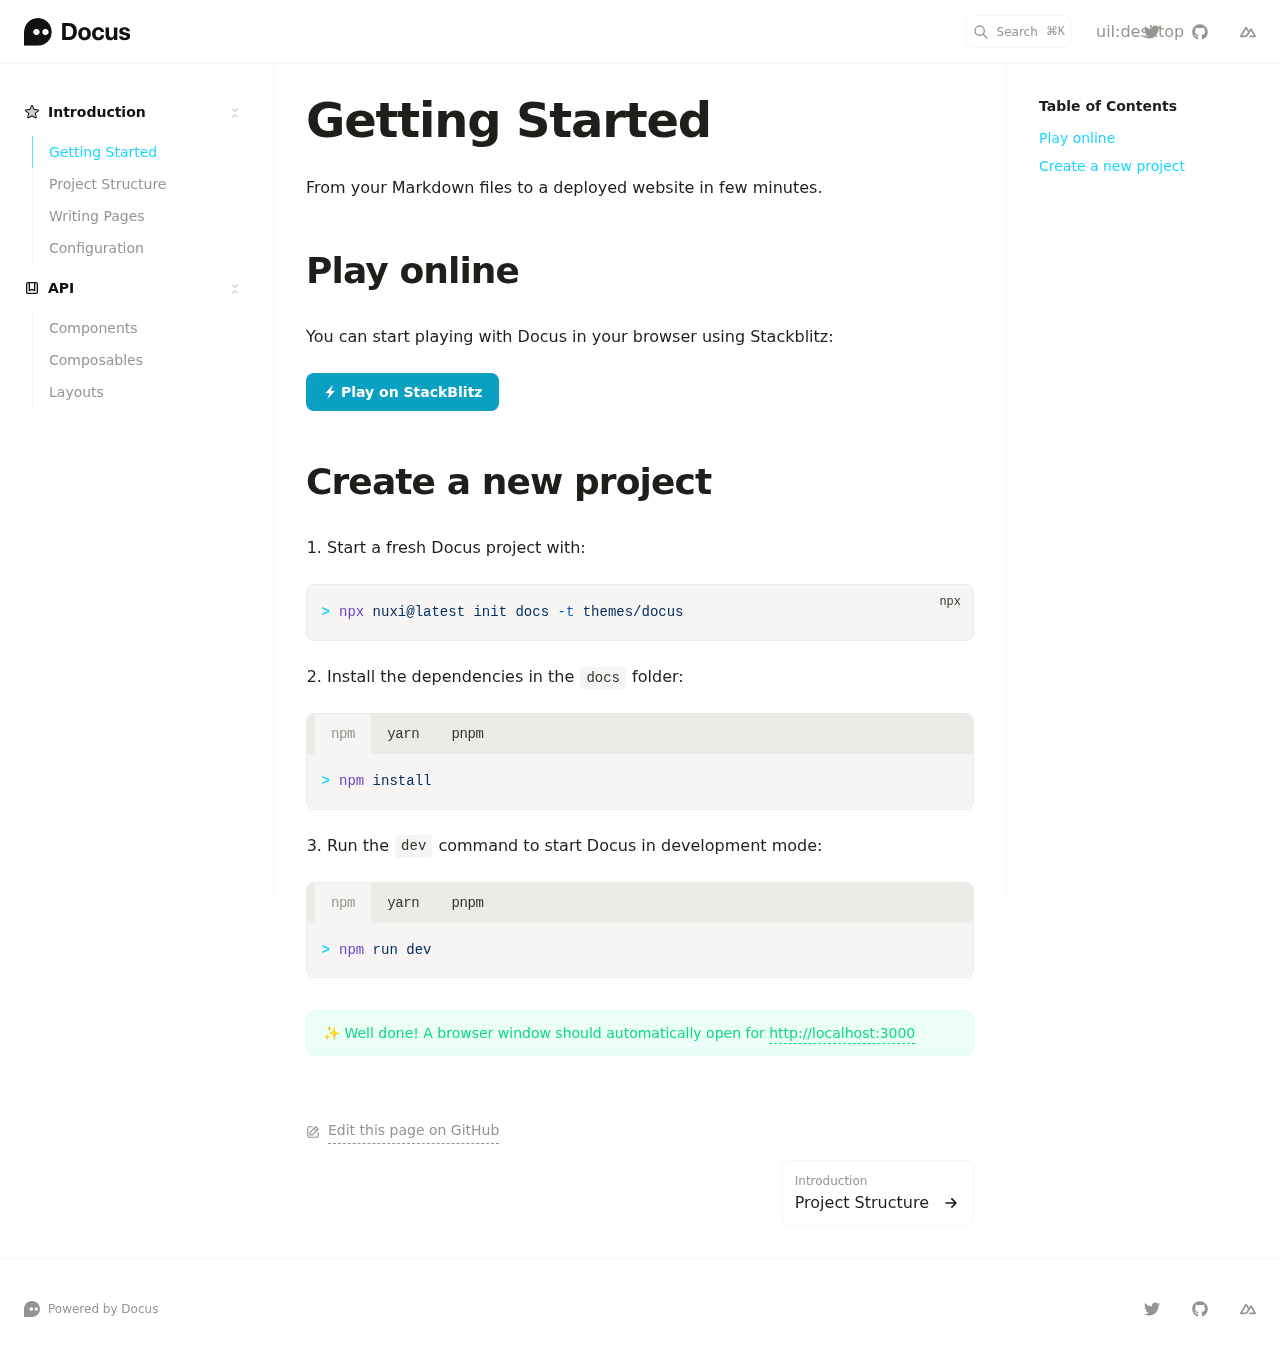
<file: introduction/getting-started/index.html>
<!DOCTYPE html><html lang="en"><head><meta charset="utf-8">
<meta name="viewport" content="width=device-width, initial-scale=1">
<title>Getting Started · Docus</title>
<meta name="twitter:card" content="summary_large_image">
<meta property="og:image" content="https://user-images.githubusercontent.com/904724/185365452-87b7ca7b-6030-4813-a2db-5e65c785bf88.png">
<meta property="og:title" content="Getting Started">
<meta name="description" content="From your Markdown files to a deployed website in few minutes.">
<meta property="og:description" content="From your Markdown files to a deployed website in few minutes.">
<link rel="preload" as="fetch" crossorigin="anonymous" href="/introduction/getting-started/_payload.json">
<link rel="stylesheet" href="/_nuxt/entry.cTSbSSWo.css">
<link rel="stylesheet" href="/_nuxt/DocumentDrivenNotFound.7VHrNemK.css">
<link rel="stylesheet" href="/_nuxt/ButtonLink.VclukkzW.css">
<link rel="stylesheet" href="/_nuxt/DocsPageLayout.pTRaHkQh.css">
<link rel="stylesheet" href="/_nuxt/DocsAside.Ovd0Fp7R.css">
<link rel="stylesheet" href="/_nuxt/ProseCodeInline.-lSEDUl2.css">
<link rel="stylesheet" href="/_nuxt/Alert.06o3nleJ.css">
<link rel="stylesheet" href="/_nuxt/DocsPageBottom.ZB3ujDoP.css">
<link rel="stylesheet" href="/_nuxt/ProseA.BTpm-ibL.css">
<link rel="stylesheet" href="/_nuxt/DocsPrevNext.b7vED56b.css">
<link rel="stylesheet" href="/_nuxt/DocsToc.0Sfoy6zb.css">
<link rel="stylesheet" href="/_nuxt/DocsTocLinks.uLoVYgtn.css">
<link rel="stylesheet" href="/_nuxt/ProseH1.kznfNM1q.css">
<link rel="stylesheet" href="/_nuxt/ProseP.RSimpUT9.css">
<link rel="stylesheet" href="/_nuxt/ProseH2.KpbmU7jn.css">
<link rel="stylesheet" href="/_nuxt/ProseOl.zoujUKLG.css">
<link rel="stylesheet" href="/_nuxt/ProseLi.Xu5yubfG.css">
<link rel="stylesheet" href="/_nuxt/ProsePre.nIRUQbb-.css">
<link rel="stylesheet" href="/_nuxt/ProseCode.A3mKjU5v.css">
<link rel="stylesheet" href="/_nuxt/CodeGroup.eMJR2nIV.css">
<link rel="stylesheet" href="/_nuxt/TabsHeader.eJO1gs-y.css">
<link rel="modulepreload" as="script" crossorigin href="/_nuxt/entry.DrTU5DLx.js">
<link rel="modulepreload" as="script" crossorigin href="/_nuxt/document-driven.to9VuDjf.js">
<link rel="modulepreload" as="script" crossorigin href="/_nuxt/DocumentDrivenEmpty.h26VL50U.js">
<link rel="modulepreload" as="script" crossorigin href="/_nuxt/ContentRenderer.L-8obilM.js">
<link rel="modulepreload" as="script" crossorigin href="/_nuxt/ContentRendererMarkdown.vue.-_ns6N-e.js">
<link rel="modulepreload" as="script" crossorigin href="/_nuxt/preview.N5ooVbtL.js">
<link rel="modulepreload" as="script" crossorigin href="/_nuxt/DocumentDrivenNotFound.O9GFcAq_.js">
<link rel="modulepreload" as="script" crossorigin href="/_nuxt/ButtonLink.UMpJ-RBN.js">
<link rel="modulepreload" as="script" crossorigin href="/_nuxt/slot.UY8JyFNH.js">
<link rel="modulepreload" as="script" crossorigin href="/_nuxt/node.V6KjywBy.js">
<link rel="modulepreload" as="script" crossorigin href="/_nuxt/IconDocus.677vjPlR.js">
<link rel="modulepreload" as="script" crossorigin href="/_nuxt/default.9dn9ZVyV.js">
<link rel="modulepreload" as="script" crossorigin href="/_nuxt/DocsPageLayout.z_mTCi0e.js">
<link rel="modulepreload" as="script" crossorigin href="/_nuxt/DocsAside.bHPxpoN4.js">
<link rel="modulepreload" as="script" crossorigin href="/_nuxt/ProseCodeInline.E_qv6A1O.js">
<link rel="modulepreload" as="script" crossorigin href="/_nuxt/Alert.0iHEPNaa.js">
<link rel="modulepreload" as="script" crossorigin href="/_nuxt/DocsPageBottom.4QO_v9wj.js">
<link rel="modulepreload" as="script" crossorigin href="/_nuxt/ProseA.sSI2YyYk.js">
<link rel="modulepreload" as="script" crossorigin href="/_nuxt/EditOnLink.vue.yfwvI-jj.js">
<link rel="modulepreload" as="script" crossorigin href="/_nuxt/DocsPrevNext.iN1qaAqA.js">
<link rel="modulepreload" as="script" crossorigin href="/_nuxt/DocsToc.6Tj2a7XM.js">
<link rel="modulepreload" as="script" crossorigin href="/_nuxt/DocsTocLinks.RQKYnrCm.js">
<link rel="modulepreload" as="script" crossorigin href="/_nuxt/ContentRendererMarkdown.gBSTykve.js">
<link rel="modulepreload" as="script" crossorigin href="/_nuxt/EditOnLink.t_w2q2Tv.js">
<link rel="modulepreload" as="script" crossorigin href="/_nuxt/ProseH1.1MQr1GVh.js">
<link rel="modulepreload" as="script" crossorigin href="/_nuxt/ProseP.Nr1XBVOf.js">
<link rel="modulepreload" as="script" crossorigin href="/_nuxt/ProseH2.QcRZIggw.js">
<link rel="modulepreload" as="script" crossorigin href="/_nuxt/ProseOl.s3VPIB1y.js">
<link rel="modulepreload" as="script" crossorigin href="/_nuxt/ProseLi.Pqe5d4Ls.js">
<link rel="modulepreload" as="script" crossorigin href="/_nuxt/ProsePre.0ks4poUy.js">
<link rel="modulepreload" as="script" crossorigin href="/_nuxt/ProseCode.RqENcKFF.js">
<link rel="modulepreload" as="script" crossorigin href="/_nuxt/CodeGroup.y2HYRtzo.js">
<link rel="modulepreload" as="script" crossorigin href="/_nuxt/TabsHeader.mR__Y1hH.js">
<link rel="modulepreload" as="script" crossorigin href="/_nuxt/IconStackBlitz.H0CRpdsI.js">
<link rel="prefetch" as="style" href="/_nuxt/page.W4S-D_bD.css">
<link rel="prefetch" as="script" crossorigin href="/_nuxt/page.65ytbEW_.js">
<link rel="prefetch" as="script" crossorigin href="/_nuxt/client-db.D3FO--z5.js">
<link rel="prefetch" as="script" crossorigin href="/_nuxt/slugify.H1Fw1f_8.js">
<link rel="prefetch" as="style" href="/_nuxt/useStudio.3MfaGMCn.css">
<link rel="prefetch" as="script" crossorigin href="/_nuxt/useStudio.UYfePTSp.js">
<link rel="prefetch" as="script" crossorigin href="/_nuxt/query.taV6W2WV.js">
<link rel="prefetch" as="style" href="/_nuxt/error-404._LjjY-y0.css">
<link rel="prefetch" as="script" crossorigin href="/_nuxt/error-404.Qw1TpCSj.js">
<link rel="prefetch" as="style" href="/_nuxt/error-500.Ke0_YfD7.css">
<link rel="prefetch" as="script" crossorigin href="/_nuxt/error-500.eo3guYUz.js">
<script type="module" src="/_nuxt/entry.DrTU5DLx.js" crossorigin></script><style id="pinceau-runtime-hydratable">@media{.phy[--]{--puid:20npuh-v;}.pv-3FVU_G{padding-left:var(--elements-container-padding-mobile);padding-right:var(--elements-container-padding-mobile);}@media (min-width: 475px){.pv-3FVU_G{padding-left:var(--elements-container-padding-xs);padding-right:var(--elements-container-padding-xs);}}@media (min-width: 640px){.pv-3FVU_G{padding-left:var(--elements-container-padding-sm);padding-right:var(--elements-container-padding-sm);}}@media (min-width: 768px){.pv-3FVU_G{padding-left:var(--elements-container-padding-md);padding-right:var(--elements-container-padding-md);}}} @media{.phy[--]{--puid:gjU-Gq-v;}.pv-QAxGQt{max-width:var(--elements-container-maxWidth);padding-left:var(--elements-container-padding-mobile);padding-right:var(--elements-container-padding-mobile);}@media (min-width: 475px){.pv-QAxGQt{padding-left:var(--elements-container-padding-xs);padding-right:var(--elements-container-padding-xs);}}@media (min-width: 640px){.pv-QAxGQt{padding-left:var(--elements-container-padding-sm);padding-right:var(--elements-container-padding-sm);}}@media (min-width: 768px){.pv-QAxGQt{padding-left:var(--elements-container-padding-md);padding-right:var(--elements-container-padding-md);}}} @media{.phy[--]{--puid:Y1b9X_-c;}.pc-Y1b9X_[data-v-fa5f71a9]{---ym9-button-primary:var(--color-primary-600);---a23-button-secondary:var(--color-primary-500);}} @media{.phy[--]{--puid:Y1b9X_-v;}.pv-H4YOSL{padding:var(--space-2) var(--space-4);font-size:var(--text-sm-fontSize);line-height:var(--text-sm-lineHeight);}} </style><style id="pinceau-theme">@media { :root {--pinceau-mq: initial; --docus-search-results-highlight-color: white;--docus-search-results-window-maxHeight: 100%;--docus-search-results-window-maxWidth: 640px;--docus-search-results-window-marginTop: 0;--docus-search-input-borderStyle: solid;--docus-search-input-borderWidth: 1px;--docus-search-backdropFilter: blur(24px);--docus-loadingBar-gradientColorStop3: #0047e1;--docus-loadingBar-gradientColorStop2: #34cdfe;--docus-loadingBar-gradientColorStop1: #00dc82;--docus-loadingBar-height: 3px;--docus-readableLine: 78ch;--docus-footer-height: 145px;--docus-header-height: 64px;--prose-code-inline-padding: 0.2rem 0.375rem 0.2rem 0.375rem;--prose-code-block-backdropFilter: contrast(1);--prose-code-block-border-style: solid;--prose-code-block-border-width: 1px;--prose-tbody-tr-borderBottom-style: dashed;--prose-tbody-tr-borderBottom-width: 1px;--prose-th-textAlign: inherit;--prose-thead-borderBottom-style: solid;--prose-thead-borderBottom-width: 1px;--prose-thead-border-style: solid;--prose-thead-border-width: 0px;--prose-table-textAlign: start;--prose-hr-width: 1px;--prose-hr-style: solid;--prose-li-listStylePosition: outside;--prose-ol-li-markerColor: currentColor;--prose-ol-paddingInlineStart: 21px;--prose-ol-listStyleType: decimal;--prose-ul-li-markerColor: currentColor;--prose-ul-paddingInlineStart: 21px;--prose-ul-listStyleType: disc;--prose-blockquote-border-style: solid;--prose-blockquote-border-width: 4px;--prose-blockquote-quotes: '201C' '201D' '2018' '2019';--prose-blockquote-paddingInlineStart: 24px;--prose-a-code-color-hover: currentColor;--prose-a-code-color-static: currentColor;--prose-a-hasCode-borderBottom: none;--prose-a-border-distance: 2px;--prose-a-border-color-hover: currentColor;--prose-a-border-color-static: currentColor;--prose-a-border-style-hover: solid;--prose-a-border-style-static: dashed;--prose-a-border-width: 1px;--prose-a-color-static: inherit;--prose-a-textDecoration: none;--prose-h6-margin: 3rem 0 2rem;--prose-h5-margin: 3rem 0 2rem;--prose-h4-margin: 3rem 0 2rem;--prose-h3-margin: 3rem 0 2rem;--prose-h2-margin: 3rem 0 2rem;--prose-h1-margin: 0 0 2rem;--typography-lead-loose: 2;--typography-lead-relaxed: 1.625;--typography-lead-normal: 1.5;--typography-lead-snug: 1.375;--typography-lead-tight: 1.25;--typography-lead-none: 1;--typography-lead-10: 2.5rem;--typography-lead-9: 2.25rem;--typography-lead-8: 2rem;--typography-lead-7: 1.75rem;--typography-lead-6: 1.5rem;--typography-lead-5: 1.25rem;--typography-lead-4: 1rem;--typography-lead-3: .75rem;--typography-lead-2: .5rem;--typography-lead-1: .025rem;--typography-fontWeight-black: 900;--typography-fontWeight-extrabold: 800;--typography-fontWeight-bold: 700;--typography-fontWeight-semibold: 600;--typography-fontWeight-medium: 500;--typography-fontWeight-normal: 400;--typography-fontWeight-light: 300;--typography-fontWeight-extralight: 200;--typography-fontWeight-thin: 100;--typography-fontSize-9xl: 128px;--typography-fontSize-8xl: 96px;--typography-fontSize-7xl: 72px;--typography-fontSize-6xl: 60px;--typography-fontSize-5xl: 48px;--typography-fontSize-4xl: 36px;--typography-fontSize-3xl: 30px;--typography-fontSize-2xl: 24px;--typography-fontSize-xl: 20px;--typography-fontSize-lg: 18px;--typography-fontSize-base: 16px;--typography-fontSize-sm: 14px;--typography-fontSize-xs: 12px;--typography-letterSpacing-wide: 0.025em;--typography-letterSpacing-tight: -0.025em;--typography-verticalMargin-base: 24px;--typography-verticalMargin-sm: 16px;--elements-border-secondary-hover: [object Object];--elements-backdrop-background: #fffc;--elements-backdrop-filter: saturate(200%) blur(20px);--elements-container-maxWidth: 80rem;--lead-loose: 2;--lead-relaxed: 1.625;--lead-normal: 1.5;--lead-snug: 1.375;--lead-tight: 1.25;--lead-none: 1;--lead-10: 2.5rem;--lead-9: 2.25rem;--lead-8: 2rem;--lead-7: 1.75rem;--lead-6: 1.5rem;--lead-5: 1.25rem;--lead-4: 1rem;--lead-3: .75rem;--lead-2: .5rem;--lead-1: .025rem;--letterSpacing-widest: 0.1em;--letterSpacing-wider: 0.05em;--letterSpacing-wide: 0.025em;--letterSpacing-normal: 0em;--letterSpacing-tight: -0.025em;--letterSpacing-tighter: -0.05em;--fontSize-9xl: 8rem;--fontSize-8xl: 6rem;--fontSize-7xl: 4.5rem;--fontSize-6xl: 3.75rem;--fontSize-5xl: 3rem;--fontSize-4xl: 2.25rem;--fontSize-3xl: 1.875rem;--fontSize-2xl: 1.5rem;--fontSize-xl: 1.25rem;--fontSize-lg: 1.125rem;--fontSize-base: 1rem;--fontSize-sm: 0.875rem;--fontSize-xs: 0.75rem;--fontWeight-black: 900;--fontWeight-extrabold: 800;--fontWeight-bold: 700;--fontWeight-semibold: 600;--fontWeight-medium: 500;--fontWeight-normal: 400;--fontWeight-light: 300;--fontWeight-extralight: 200;--fontWeight-thin: 100;--font-mono: ui-monospace, SFMono-Regular, Menlo, Monaco, Consolas, Liberation Mono, Courier New, monospace;--font-serif: ui-serif, Georgia, Cambria, Times New Roman, Times, serif;--font-sans: ui-sans-serif, system-ui, -apple-system, BlinkMacSystemFont, Segoe UI, Roboto, Helvetica Neue, Arial, Noto Sans, sans-serif, Apple Color Emoji, Segoe UI Emoji, Segoe UI Symbol, Noto Color Emoji;--opacity-total: 1;--opacity-high: 0.8;--opacity-medium: 0.5;--opacity-soft: 0.3;--opacity-light: 0.15;--opacity-bright: 0.1;--opacity-noOpacity: 0;--borderWidth-lg: 3px;--borderWidth-md: 2px;--borderWidth-sm: 1px;--borderWidth-noBorder: 0;--space-rem-875: 0.875rem;--space-rem-625: 0.625rem;--space-rem-375: 0.375rem;--space-rem-125: 0.125rem;--space-px: 1px;--space-128: 32rem;--space-96: 24rem;--space-80: 20rem;--space-72: 18rem;--space-64: 16rem;--space-60: 15rem;--space-56: 14rem;--space-52: 13rem;--space-48: 12rem;--space-44: 11rem;--space-40: 10rem;--space-36: 9rem;--space-32: 8rem;--space-28: 7rem;--space-24: 6rem;--space-20: 5rem;--space-16: 4rem;--space-14: 3.5rem;--space-12: 3rem;--space-11: 2.75rem;--space-10: 2.5rem;--space-9: 2.25rem;--space-8: 2rem;--space-7: 1.75rem;--space-6: 1.5rem;--space-5: 1.25rem;--space-4: 1rem;--space-3: 0.75rem;--space-2: 0.5rem;--space-1: 0.25rem;--space-0: 0px;--size-full: 100%;--size-7xl: 80rem;--size-6xl: 72rem;--size-5xl: 64rem;--size-4xl: 56rem;--size-3xl: 48rem;--size-2xl: 42rem;--size-xl: 36rem;--size-lg: 32rem;--size-md: 28rem;--size-sm: 24rem;--size-xs: 20rem;--size-200: 200px;--size-104: 104px;--size-80: 80px;--size-64: 64px;--size-56: 56px;--size-48: 48px;--size-40: 40px;--size-32: 32px;--size-24: 24px;--size-20: 20px;--size-16: 16px;--size-12: 12px;--size-8: 8px;--size-6: 6px;--size-4: 4px;--size-2: 2px;--size-0: 0px;--radii-full: 9999px;--radii-3xl: 1.75rem;--radii-2xl: 1.5rem;--radii-xl: 1rem;--radii-lg: 0.75rem;--radii-md: 0.5rem;--radii-sm: 0.375rem;--radii-xs: 0.25rem;--radii-2xs: 0.125rem;--radii-none: 0px;--shadow-none: 0px 0px 0px 0px transparent;--height-screen: 100vh;--width-screen: 100vw;--color-primary-900: #001A1F;--color-primary-800: #00232B;--color-primary-700: #024757;--color-primary-600: #09A0C1;--color-primary-500: #1AD6FF;--color-primary-400: #55E1FF;--color-primary-300: #82E3FF;--color-primary-200: #C5F2FF;--color-primary-100: #DCF7FF;--color-primary-50: #F1FCFF;--color-ruby-900: #380011;--color-ruby-800: #700021;--color-ruby-700: #a90032;--color-ruby-600: #e10043;--color-ruby-500: #ff1a5e;--color-ruby-400: #ff4079;--color-ruby-300: #ff6694;--color-ruby-200: #ff8dae;--color-ruby-100: #ffb3c9;--color-ruby-50: #ffd9e4;--color-pink-900: #380025;--color-pink-800: #70004b;--color-pink-700: #a90070;--color-pink-600: #e10095;--color-pink-500: #ff1ab2;--color-pink-400: #ff40bf;--color-pink-300: #ff66cc;--color-pink-200: #ff8dd8;--color-pink-100: #ffb3e5;--color-pink-50: #ffd9f2;--color-purple-900: #190038;--color-purple-800: #330070;--color-purple-700: #4c00a9;--color-purple-600: #6500e1;--color-purple-500: #811aff;--color-purple-400: #9640ff;--color-purple-300: #ab66ff;--color-purple-200: #c08dff;--color-purple-100: #d5b3ff;--color-purple-50: #ead9ff;--color-royalblue-900: #0b0531;--color-royalblue-800: #160a62;--color-royalblue-700: #211093;--color-royalblue-600: #2c15c4;--color-royalblue-500: #4127e8;--color-royalblue-400: #614bec;--color-royalblue-300: #806ff0;--color-royalblue-200: #a093f3;--color-royalblue-100: #c0b7f7;--color-royalblue-50: #dfdbfb;--color-indigoblue-900: #001238;--color-indigoblue-800: #002370;--color-indigoblue-700: #0035a9;--color-indigoblue-600: #0047e1;--color-indigoblue-500: #1a62ff;--color-indigoblue-400: #407cff;--color-indigoblue-300: #6696ff;--color-indigoblue-200: #8db0ff;--color-indigoblue-100: #b3cbff;--color-indigoblue-50: #d9e5ff;--color-blue-900: #00131D;--color-blue-800: #002235;--color-blue-700: #014267;--color-blue-600: #0069A6;--color-blue-500: #1AADFF;--color-blue-400: #64C7FF;--color-blue-300: #A1DDFF;--color-blue-200: #C6EAFF;--color-blue-100: #DFF3FF;--color-blue-50: #F2FAFF;--color-lightblue-900: #002e38;--color-lightblue-800: #005c70;--color-lightblue-700: #008aa9;--color-lightblue-600: #00b9e1;--color-lightblue-500: #1ad6ff;--color-lightblue-400: #40ddff;--color-lightblue-300: #66e4ff;--color-lightblue-200: #8deaff;--color-lightblue-100: #b3f1ff;--color-lightblue-50: #d9f8ff;--color-teal-900: #062a28;--color-teal-800: #0b544f;--color-teal-700: #117d77;--color-teal-600: #16a79e;--color-teal-500: #1cd1c6;--color-teal-400: #36e4da;--color-teal-300: #5fe9e1;--color-teal-200: #87efe9;--color-teal-100: #aff4f0;--color-teal-50: #d7faf8;--color-pear-900: #2a2b09;--color-pear-800: #545512;--color-pear-700: #7e801b;--color-pear-600: #a8aa24;--color-pear-500: #d0d32f;--color-pear-400: #d8da52;--color-pear-300: #e0e274;--color-pear-200: #e8e997;--color-pear-100: #eff0ba;--color-pear-50: #f7f8dc;--color-red-900: #1C0301;--color-red-800: #340A01;--color-red-700: #701704;--color-red-600: #BB2402;--color-red-500: #FF3B10;--color-red-400: #FF7353;--color-red-300: #FFA692;--color-red-200: #FFDED7;--color-red-100: #FFF3F0;--color-red-50: #FFF9F8;--color-orange-900: #381800;--color-orange-800: #702f00;--color-orange-700: #a94700;--color-orange-600: #e15e00;--color-orange-500: #ff7a1a;--color-orange-400: #ff9040;--color-orange-300: #ffa666;--color-orange-200: #ffbd8d;--color-orange-100: #ffd3b3;--color-orange-50: #ffe9d9;--color-yellow-900: #1B1500;--color-yellow-800: #292100;--color-yellow-700: #614E02;--color-yellow-600: #CBA408;--color-yellow-500: #FBCA05;--color-yellow-400: #FFDC4E;--color-yellow-300: #FFE372;--color-yellow-200: #FFF0B1;--color-yellow-100: #FFF6D3;--color-yellow-50: #FFFCEE;--color-green-900: #00190F;--color-green-800: #002817;--color-green-700: #006037;--color-green-600: #00B467;--color-green-500: #0DD885;--color-green-400: #3CEEA5;--color-green-300: #86FBCB;--color-green-200: #C3FFE6;--color-green-100: #DEFFF1;--color-green-50: #ECFFF7;--color-gray-900: #121110;--color-gray-800: #201E1B;--color-gray-700: #36332E;--color-gray-600: #67635D;--color-gray-500: #97948F;--color-gray-400: #ADA9A4;--color-gray-300: #DBD9D3;--color-gray-200: #ECEBE8;--color-gray-100: #F6F5F4;--color-gray-50: #FBFBFB;--color-black: #0B0A0A;--color-white: #ffffff;--media-portrait: only screen and (orientation: portrait);--media-landscape: only screen and (orientation: landscape);--media-rm: (prefers-reduced-motion: reduce);--media-2xl: (min-width: 1536px);--media-xl: (min-width: 1280px);--media-lg: (min-width: 1024px);--media-md: (min-width: 768px);--media-sm: (min-width: 640px);--media-xs: (min-width: 475px);--docus-search-results-highlight-backgroundColor: var(--color-primary-500);--docus-search-results-selected-backgroundColor: var(--color-gray-300);--docus-search-results-window-borderRadius: none;--docus-search-results-window-marginX: 0;--docus-search-input-backgroundColor: var(--color-gray-200);--docus-search-input-padding: var(--space-2) var(--space-4);--docus-search-input-gap: var(--space-2);--docus-search-input-fontSize: var(--fontSize-sm);--docus-search-input-borderColor: var(--color-gray-200);--docus-search-input-borderRadius: var(--radii-2xs);--docus-footer-padding: var(--space-4) 0;--docus-header-title-color-hover: var(--color-primary-500);--docus-header-title-color-static: var(--color-gray-900);--docus-header-title-fontWeight: var(--fontWeight-bold);--docus-header-title-fontSize: var(--fontSize-2xl);--docus-header-logo-height: var(--space-6);--docus-body-fontFamily: var(--font-sans);--docus-body-color: var(--color-gray-800);--docus-body-backgroundColor: var(--color-white);--prose-code-inline-fontWeight: var(--typography-fontWeight-normal);--prose-code-inline-fontSize: var(--typography-fontSize-sm);--prose-code-inline-borderRadius: var(--radii-xs);--prose-code-block-pre-padding: var(--typography-verticalMargin-sm);--prose-code-block-margin: var(--typography-verticalMargin-base) 0;--prose-code-block-fontSize: var(--typography-fontSize-sm);--prose-tbody-code-inline-fontSize: var(--typography-fontSize-sm);--prose-tbody-td-padding: var(--typography-verticalMargin-sm);--prose-th-fontWeight: var(--typography-fontWeight-semibold);--prose-th-padding: 0 var(--typography-verticalMargin-sm) var(--typography-verticalMargin-sm) var(--typography-verticalMargin-sm);--prose-table-lineHeight: var(--typography-lead-6);--prose-table-fontSize: var(--typography-fontSize-sm);--prose-table-margin: var(--typography-verticalMargin-base) 0;--prose-hr-margin: var(--typography-verticalMargin-base) 0;--prose-li-margin: var(--typography-verticalMargin-sm) 0;--prose-ol-margin: var(--typography-verticalMargin-base) 0;--prose-ul-margin: var(--typography-verticalMargin-base) 0;--prose-blockquote-margin: var(--typography-verticalMargin-base) 0;--prose-a-code-border-style: var(--prose-a-border-style-static);--prose-a-code-border-width: var(--prose-a-border-width);--prose-a-fontWeight: var(--typography-fontWeight-medium);--prose-img-margin: var(--typography-verticalMargin-base) 0;--prose-strong-fontWeight: var(--typography-fontWeight-semibold);--prose-h6-iconSize: var(--typography-fontSize-base);--prose-h6-fontWeight: var(--typography-fontWeight-semibold);--prose-h6-lineHeight: var(--typography-lead-normal);--prose-h6-fontSize: var(--typography-fontSize-lg);--prose-h5-iconSize: var(--typography-fontSize-lg);--prose-h5-fontWeight: var(--typography-fontWeight-semibold);--prose-h5-lineHeight: var(--typography-lead-snug);--prose-h5-fontSize: var(--typography-fontSize-xl);--prose-h4-iconSize: var(--typography-fontSize-lg);--prose-h4-letterSpacing: var(--typography-letterSpacing-tight);--prose-h4-fontWeight: var(--typography-fontWeight-semibold);--prose-h4-lineHeight: var(--typography-lead-snug);--prose-h4-fontSize: var(--typography-fontSize-2xl);--prose-h3-iconSize: var(--typography-fontSize-xl);--prose-h3-letterSpacing: var(--typography-letterSpacing-tight);--prose-h3-fontWeight: var(--typography-fontWeight-semibold);--prose-h3-lineHeight: var(--typography-lead-snug);--prose-h3-fontSize: var(--typography-fontSize-3xl);--prose-h2-iconSize: var(--typography-fontSize-2xl);--prose-h2-letterSpacing: var(--typography-letterSpacing-tight);--prose-h2-fontWeight: var(--typography-fontWeight-semibold);--prose-h2-lineHeight: var(--typography-lead-tight);--prose-h2-fontSize: var(--typography-fontSize-4xl);--prose-h1-iconSize: var(--typography-fontSize-3xl);--prose-h1-letterSpacing: var(--typography-letterSpacing-tight);--prose-h1-fontWeight: var(--typography-fontWeight-bold);--prose-h1-lineHeight: var(--typography-lead-tight);--prose-h1-fontSize: var(--typography-fontSize-5xl);--prose-p-br-margin: var(--typography-verticalMargin-base) 0 0 0;--prose-p-margin: var(--typography-verticalMargin-base) 0;--prose-p-lineHeight: var(--typography-lead-normal);--prose-p-fontSize: var(--typography-fontSize-base);--typography-color-secondary-900: var(--color-gray-900);--typography-color-secondary-800: var(--color-gray-800);--typography-color-secondary-700: var(--color-gray-700);--typography-color-secondary-600: var(--color-gray-600);--typography-color-secondary-500: var(--color-gray-500);--typography-color-secondary-400: var(--color-gray-400);--typography-color-secondary-300: var(--color-gray-300);--typography-color-secondary-200: var(--color-gray-200);--typography-color-secondary-100: var(--color-gray-100);--typography-color-secondary-50: var(--color-gray-50);--typography-color-primary-900: var(--color-primary-900);--typography-color-primary-800: var(--color-primary-800);--typography-color-primary-700: var(--color-primary-700);--typography-color-primary-600: var(--color-primary-600);--typography-color-primary-500: var(--color-primary-500);--typography-color-primary-400: var(--color-primary-400);--typography-color-primary-300: var(--color-primary-300);--typography-color-primary-200: var(--color-primary-200);--typography-color-primary-100: var(--color-primary-100);--typography-color-primary-50: var(--color-primary-50);--typography-font-code: var(--font-mono);--typography-font-body: var(--font-sans);--typography-font-display: var(--font-sans);--typography-body-backgroundColor: var(--color-white);--typography-body-color: var(--color-black);--elements-state-danger-borderColor-secondary: var(--color-red-200);--elements-state-danger-borderColor-primary: var(--color-red-100);--elements-state-danger-backgroundColor-secondary: var(--color-red-100);--elements-state-danger-backgroundColor-primary: var(--color-red-50);--elements-state-danger-color-secondary: var(--color-red-600);--elements-state-danger-color-primary: var(--color-red-500);--elements-state-warning-borderColor-secondary: var(--color-yellow-200);--elements-state-warning-borderColor-primary: var(--color-yellow-100);--elements-state-warning-backgroundColor-secondary: var(--color-yellow-100);--elements-state-warning-backgroundColor-primary: var(--color-yellow-50);--elements-state-warning-color-secondary: var(--color-yellow-700);--elements-state-warning-color-primary: var(--color-yellow-600);--elements-state-success-borderColor-secondary: var(--color-green-200);--elements-state-success-borderColor-primary: var(--color-green-100);--elements-state-success-backgroundColor-secondary: var(--color-green-100);--elements-state-success-backgroundColor-primary: var(--color-green-50);--elements-state-success-color-secondary: var(--color-green-600);--elements-state-success-color-primary: var(--color-green-500);--elements-state-info-borderColor-secondary: var(--color-blue-200);--elements-state-info-borderColor-primary: var(--color-blue-100);--elements-state-info-backgroundColor-secondary: var(--color-blue-100);--elements-state-info-backgroundColor-primary: var(--color-blue-50);--elements-state-info-color-secondary: var(--color-blue-600);--elements-state-info-color-primary: var(--color-blue-500);--elements-state-primary-borderColor-secondary: var(--color-primary-200);--elements-state-primary-borderColor-primary: var(--color-primary-100);--elements-state-primary-backgroundColor-secondary: var(--color-primary-100);--elements-state-primary-backgroundColor-primary: var(--color-primary-50);--elements-state-primary-color-secondary: var(--color-primary-700);--elements-state-primary-color-primary: var(--color-primary-600);--elements-surface-secondary-backgroundColor: var(--color-gray-200);--elements-surface-primary-backgroundColor: var(--color-gray-100);--elements-surface-background-base: var(--color-gray-100);--elements-border-secondary-static: var(--color-gray-200);--elements-border-primary-hover: var(--color-gray-200);--elements-border-primary-static: var(--color-gray-100);--elements-container-padding-md: var(--space-6);--elements-container-padding-sm: var(--space-6);--elements-container-padding-xs: var(--space-4);--elements-container-padding-mobile: var(--space-4);--elements-text-secondary-color-hover: var(--color-gray-700);--elements-text-secondary-color-static: var(--color-gray-500);--elements-text-primary-color-static: var(--color-gray-900);--text-6xl-lineHeight: var(--lead-none);--text-6xl-fontSize: var(--fontSize-6xl);--text-5xl-lineHeight: var(--lead-none);--text-5xl-fontSize: var(--fontSize-5xl);--text-4xl-lineHeight: var(--lead-10);--text-4xl-fontSize: var(--fontSize-4xl);--text-3xl-lineHeight: var(--lead-9);--text-3xl-fontSize: var(--fontSize-3xl);--text-2xl-lineHeight: var(--lead-8);--text-2xl-fontSize: var(--fontSize-2xl);--text-xl-lineHeight: var(--lead-7);--text-xl-fontSize: var(--fontSize-xl);--text-lg-lineHeight: var(--lead-7);--text-lg-fontSize: var(--fontSize-lg);--text-base-lineHeight: var(--lead-6);--text-base-fontSize: var(--fontSize-base);--text-sm-lineHeight: var(--lead-5);--text-sm-fontSize: var(--fontSize-sm);--text-xs-lineHeight: var(--lead-4);--text-xs-fontSize: var(--fontSize-xs);--color-shadow: var(--color-gray-400);--color-secondary-900: var(--color-gray-900);--color-secondary-800: var(--color-gray-800);--color-secondary-700: var(--color-gray-700);--color-secondary-600: var(--color-gray-600);--color-secondary-500: var(--color-gray-500);--color-secondary-400: var(--color-gray-400);--color-secondary-300: var(--color-gray-300);--color-secondary-200: var(--color-gray-200);--color-secondary-100: var(--color-gray-100);--color-secondary-50: var(--color-gray-50);--prose-code-inline-backgroundColor: var(--typography-color-secondary-100);--prose-code-inline-color: var(--typography-color-secondary-700);--prose-code-block-backgroundColor: var(--typography-color-secondary-100);--prose-code-block-color: var(--typography-color-secondary-700);--prose-code-block-border-color: var(--typography-color-secondary-200);--prose-tbody-tr-borderBottom-color: var(--typography-color-secondary-200);--prose-th-color: var(--typography-color-secondary-600);--prose-thead-borderBottom-color: var(--typography-color-secondary-200);--prose-thead-border-color: var(--typography-color-secondary-300);--prose-hr-color: var(--typography-color-secondary-200);--prose-blockquote-border-color: var(--typography-color-secondary-200);--prose-blockquote-color: var(--typography-color-secondary-500);--prose-a-code-background-hover: var(--typography-color-primary-50);--prose-a-code-border-color-hover: var(--typography-color-primary-500);--prose-a-code-border-color-static: var(--typography-color-secondary-400);--prose-a-color-hover: var(--typography-color-primary-500);--shadow-2xl: 0px 25px 50px -12px var(--color-shadow);--shadow-xl: 0px 20px 25px -5px var(--color-shadow), 0px 8px 10px -6px var(--color-shadow);--shadow-lg: 0px 10px 15px -3px var(--color-shadow), 0px 4px 6px -4px var(--color-shadow);--shadow-md: 0px 4px 6px -1px var(--color-shadow), 0px 2px 4px -2px var(--color-shadow);--shadow-sm: 0px 1px 3px 0px var(--color-shadow), 0px 1px 2px -1px var(--color-shadow);--shadow-xs: 0px 1px 2px 0px var(--color-shadow); } }@media { :root.dark {--pinceau-mq: dark; --prose-code-block-backdropFilter: contrast(1);--prose-ol-li-markerColor: currentColor;--prose-ul-li-markerColor: currentColor;--prose-a-code-color-hover: currentColor;--prose-a-code-color-static: currentColor;--prose-a-border-color-hover: currentColor;--prose-a-border-color-static: currentColor;--prose-a-color-static: inherit;--elements-backdrop-background: #0c0d0ccc;--docus-search-results-selected-backgroundColor: var(--color-gray-700);--docus-search-input-backgroundColor: var(--color-gray-800);--docus-search-input-borderColor: transparent;--docus-header-title-color-static: var(--color-gray-100);--docus-body-color: var(--color-gray-200);--docus-body-backgroundColor: var(--color-black);--typography-body-backgroundColor: var(--color-black);--typography-body-color: var(--color-white);--elements-state-danger-borderColor-secondary: var(--color-red-700);--elements-state-danger-borderColor-primary: var(--color-red-800);--elements-state-danger-backgroundColor-secondary: var(--color-red-800);--elements-state-danger-backgroundColor-primary: var(--color-red-900);--elements-state-danger-color-secondary: var(--color-red-200);--elements-state-danger-color-primary: var(--color-red-300);--elements-state-warning-borderColor-secondary: var(--color-yellow-700);--elements-state-warning-borderColor-primary: var(--color-yellow-800);--elements-state-warning-backgroundColor-secondary: var(--color-yellow-800);--elements-state-warning-backgroundColor-primary: var(--color-yellow-900);--elements-state-warning-color-secondary: var(--color-yellow-200);--elements-state-warning-color-primary: var(--color-yellow-400);--elements-state-success-borderColor-secondary: var(--color-green-700);--elements-state-success-borderColor-primary: var(--color-green-800);--elements-state-success-backgroundColor-secondary: var(--color-green-800);--elements-state-success-backgroundColor-primary: var(--color-green-900);--elements-state-success-color-secondary: var(--color-green-200);--elements-state-success-color-primary: var(--color-green-400);--elements-state-info-borderColor-secondary: var(--color-blue-700);--elements-state-info-borderColor-primary: var(--color-blue-800);--elements-state-info-backgroundColor-secondary: var(--color-blue-800);--elements-state-info-backgroundColor-primary: var(--color-blue-900);--elements-state-info-color-secondary: var(--color-blue-200);--elements-state-info-color-primary: var(--color-blue-400);--elements-state-primary-borderColor-secondary: var(--color-primary-700);--elements-state-primary-borderColor-primary: var(--color-primary-800);--elements-state-primary-backgroundColor-secondary: var(--color-primary-800);--elements-state-primary-backgroundColor-primary: var(--color-primary-900);--elements-state-primary-color-secondary: var(--color-primary-200);--elements-state-primary-color-primary: var(--color-primary-400);--elements-surface-secondary-backgroundColor: var(--color-gray-800);--elements-surface-primary-backgroundColor: var(--color-gray-900);--elements-surface-background-base: var(--color-gray-900);--elements-border-secondary-static: var(--color-gray-800);--elements-border-primary-hover: var(--color-gray-800);--elements-border-primary-static: var(--color-gray-900);--elements-text-secondary-color-hover: var(--color-gray-200);--elements-text-secondary-color-static: var(--color-gray-400);--elements-text-primary-color-static: var(--color-gray-50);--color-shadow: var(--color-gray-800);--prose-code-inline-backgroundColor: var(--typography-color-secondary-800);--prose-code-inline-color: var(--typography-color-secondary-200);--prose-code-block-backgroundColor: var(--typography-color-secondary-900);--prose-code-block-color: var(--typography-color-secondary-200);--prose-code-block-border-color: var(--typography-color-secondary-800);--prose-tbody-tr-borderBottom-color: var(--typography-color-secondary-800);--prose-th-color: var(--typography-color-secondary-400);--prose-thead-borderBottom-color: var(--typography-color-secondary-800);--prose-thead-border-color: var(--typography-color-secondary-600);--prose-hr-color: var(--typography-color-secondary-800);--prose-blockquote-border-color: var(--typography-color-secondary-700);--prose-blockquote-color: var(--typography-color-secondary-400);--prose-a-code-background-hover: var(--typography-color-primary-900);--prose-a-code-border-color-hover: var(--typography-color-primary-600);--prose-a-code-border-color-static: var(--typography-color-secondary-600);--prose-a-color-hover: var(--typography-color-primary-400); } }@media (min-width: 640px) { :root {--pinceau-mq: sm; --docus-search-results-window-maxHeight: 320px;--docus-search-results-window-marginTop: 20vh;--docus-footer-height: 100px;--docus-search-results-window-borderRadius: var(--radii-xs);--docus-search-results-window-marginX: var(--space-4);--docus-header-logo-height: var(--space-7); } }</style><script>"use strict";(()=>{const a=window,e=document.documentElement,m=["dark","light"],c=window&&window.localStorage&&window.localStorage.getItem&&window.localStorage.getItem("nuxt-color-mode")||"system";let n=c==="system"?d():c;const l=e.getAttribute("data-color-mode-forced");l&&(n=l),i(n),a["__NUXT_COLOR_MODE__"]={preference:c,value:n,getColorScheme:d,addColorScheme:i,removeColorScheme:f};function i(o){const t=""+o+"",s="theme";e.classList?e.classList.add(t):e.className+=" "+t,s&&e.setAttribute("data-"+s,o)}function f(o){const t=""+o+"",s="theme";e.classList?e.classList.remove(t):e.className=e.className.replace(new RegExp(t,"g"),""),s&&e.removeAttribute("data-"+s)}function r(o){return a.matchMedia("(prefers-color-scheme"+o+")")}function d(){if(a.matchMedia&&r("").media!=="not all"){for(const o of m)if(r(":"+o).matches)return o}return"light"}})();
</script></head><body><!----><!--teleport anchor--><!----><!--teleport anchor--><div id="__nuxt"><div class="app-layout" data-v-a5b6db96><div class="nuxt-progress" style="width:0%;opacity:0;background-size:Infinity% auto;" data-v-a5b6db96></div><header class="has-dialog" data-v-a5b6db96 data-v-ce7b64c9><div class="container pv-3FVU_G pc-20npuh" data-v-ce7b64c9 data-v-dee2dd78><!--[--><div class="section left" data-v-ce7b64c9><!--[--><button aria-label="Menu" data-v-bf603525><svg xmlns="http://www.w3.org/2000/svg" xmlns:xlink="http://www.w3.org/1999/xlink" role="img" class="icon" data-v-bf603525 style="" width="1em" height="1em" viewBox="0 0 24 24" data-v-2de1f9e6><path fill="none" stroke="currentColor" stroke-linecap="round" stroke-linejoin="round" stroke-width="2" d="M4 6h16M4 12h16M4 18h16"/></svg></button><!--teleport start--><!--teleport end--><!--]--><a href="/" class="navbar-logo" aria-label="Docus" data-v-ce7b64c9 data-v-1a556904><span class="logo" data-v-1a556904><svg viewbox="0 0 167 44" fill="none" xmlns="http://www.w3.org/2000/svg" data-v-1a556904 data-v-ddb4bf5c><path d="M60 34.5945H70.2569C78.3172 34.5945 83.064 29.6369 83.064 21.1959V21.159C83.064 12.7365 78.2986 8 70.2569 8H60V34.5945ZM65.6217 29.987V12.5891H69.5867C74.5197 12.5891 77.3306 15.63 77.3306 21.1775V21.2143C77.3306 26.9645 74.6128 29.987 69.5867 29.987H65.6217Z" fill="currentColor" data-v-ddb4bf5c></path><path d="M95.1966 35C101.228 35 105.081 31.1666 105.081 24.716V24.6792C105.081 18.284 101.153 14.4321 95.178 14.4321C89.2211 14.4321 85.312 18.3208 85.312 24.6792V24.716C85.312 31.1481 89.1281 35 95.1966 35ZM95.2152 30.7795C92.5346 30.7795 90.8407 28.5863 90.8407 24.716V24.6792C90.8407 20.8642 92.5532 18.6526 95.178 18.6526C97.8213 18.6526 99.5525 20.8642 99.5525 24.6792V24.716C99.5525 28.5679 97.8585 30.7795 95.2152 30.7795Z" fill="currentColor" data-v-ddb4bf5c></path><path d="M116.823 35C122.147 35 125.59 31.7195 125.851 27.4068V27.2962H120.788L120.769 27.4621C120.397 29.4526 119.038 30.7795 116.86 30.7795C114.179 30.7795 112.504 28.5863 112.504 24.716V24.6976C112.504 20.9195 114.179 18.6526 116.841 18.6526C119.094 18.6526 120.415 20.0901 120.751 21.97L120.788 22.1358H125.832V22.0068C125.628 17.7311 122.184 14.4321 116.767 14.4321C110.792 14.4321 106.975 18.3577 106.975 24.6792V24.6976C106.975 31.0744 110.736 35 116.823 35Z" fill="currentColor" data-v-ddb4bf5c></path><path d="M135.08 35C138.095 35 140.143 33.5993 141.167 31.3324H141.278V34.5945H146.714V14.8375H141.278V26.1904C141.278 28.7706 139.733 30.5399 137.295 30.5399C134.856 30.5399 133.628 29.0471 133.628 26.4669V14.8375H128.192V27.5911C128.192 32.2171 130.687 35 135.08 35Z" fill="currentColor" data-v-ddb4bf5c></path><path d="M158.27 35C163.407 35 167 32.4567 167 28.5863V28.5679C167 25.656 165.287 24.0341 161.118 23.1679L157.73 22.4491C155.719 22.0253 155.031 21.3618 155.031 20.3481V20.3297C155.031 19.058 156.203 18.2287 158.083 18.2287C160.094 18.2287 161.267 19.2976 161.453 20.7167L161.471 20.8642H166.479V20.6799C166.348 17.215 163.389 14.4321 158.083 14.4321C153.001 14.4321 149.725 16.8648 149.725 20.6246V20.643C149.725 23.5918 151.68 25.5085 155.552 26.3195L158.94 27.0198C160.894 27.4437 161.564 28.0519 161.564 29.1024V29.1208C161.564 30.3925 160.317 31.185 158.27 31.185C156.092 31.185 154.919 30.2819 154.565 28.7338L154.528 28.5679H149.223L149.241 28.7338C149.669 32.4751 152.741 35 158.27 35Z" fill="currentColor" data-v-ddb4bf5c></path><mask id="mask0_109_36" style="mask-type:alpha;" maskUnits="userSpaceOnUse" x="0" y="0" width="44" height="44" data-v-ddb4bf5c><path fill-rule="evenodd" clip-rule="evenodd" d="M0 21.8104C0 9.76479 9.80347 0 21.8967 0C33.99 0 43.7935 9.76479 43.7935 21.8104C43.7935 33.8559 33.99 43.6207 21.8967 43.6207H0V21.8104ZM19.5294 17.0944C22.1442 17.0944 24.2641 19.2059 24.2641 21.8104C24.2641 24.4148 22.1442 26.526 19.5294 26.526C16.9147 26.526 14.7948 24.4148 14.7948 21.8101C14.7948 19.2059 16.9147 17.0944 19.5294 17.0944V17.0944ZM38.4674 21.8104C38.4674 19.2059 36.3475 17.0944 33.7328 17.0944C31.1183 17.0944 28.9984 19.2059 28.9984 21.8104C28.9984 24.4148 31.1183 26.526 33.7328 26.526C36.3475 26.526 38.4674 24.4148 38.4674 21.8101V21.8104Z" fill="white" data-v-ddb4bf5c></path></mask><g mask="url(#mask0_109_36)" data-v-ddb4bf5c><path fill-rule="evenodd" clip-rule="evenodd" d="M0 21.8104C0 9.76479 9.80347 0 21.8967 0C33.99 0 43.7935 9.76479 43.7935 21.8104C43.7935 33.8559 33.99 43.6207 21.8967 43.6207H0V21.8104ZM19.5294 17.0944C22.1442 17.0944 24.2641 19.2059 24.2641 21.8104C24.2641 24.4148 22.1442 26.526 19.5294 26.526C16.9147 26.526 14.7948 24.4148 14.7948 21.8101C14.7948 19.2059 16.9147 17.0944 19.5294 17.0944V17.0944ZM38.4674 21.8104C38.4674 19.2059 36.3475 17.0944 33.7328 17.0944C31.1183 17.0944 28.9984 19.2059 28.9984 21.8104C28.9984 24.4148 31.1183 26.526 33.7328 26.526C36.3475 26.526 38.4674 24.4148 38.4674 21.8101V21.8104Z" fill="currentColor" data-v-ddb4bf5c></path><path d="M9.9987e-06 43.6206H-0.156525V43.7762H9.9987e-06V43.6206ZM21.8967 -0.156006C9.71704 -0.156006 -0.156525 9.67861 -0.156525 21.8106H0.156545C0.156545 9.8508 9.88991 0.155828 21.8967 0.155828V-0.156006ZM43.9497 21.8103C43.9497 9.67861 34.0764 -0.156006 21.8967 -0.156006V0.155828C33.9036 0.155828 43.6369 9.8508 43.6369 21.8103H43.9497ZM21.8967 43.7762C34.0764 43.7762 43.9497 33.9419 43.9497 21.8103H43.6369C43.6369 33.7697 33.9036 43.4647 21.8967 43.4647V43.7762V43.7762ZM9.9987e-06 43.7762H21.8967V43.4647H9.9987e-06V43.7762ZM-0.156525 21.8103V43.6206H0.156545V21.8103H-0.156525ZM24.4203 21.8103C24.4203 19.1197 22.2306 16.9387 19.5294 16.9387V17.2502C22.0577 17.2502 24.1075 19.2916 24.1075 21.8103H24.4203V21.8103ZM19.5294 26.6816C22.2306 26.6816 24.4203 24.5005 24.4203 21.8103H24.1075C24.1075 24.3286 22.058 26.37 19.5294 26.37V26.6816V26.6816ZM14.6385 21.8106C14.6385 24.5008 16.8282 26.6819 19.5294 26.6819V26.3703C17.0011 26.3703 14.9513 24.3289 14.9513 21.8106H14.6385ZM19.5297 16.9387C16.8285 16.9387 14.6388 19.1197 14.6388 21.8103H14.9516C14.9516 19.2916 17.0011 17.2502 19.5297 17.2502V16.9387ZM33.7331 17.2502C36.2617 17.2502 38.3112 19.2916 38.3112 21.8103H38.624C38.624 19.1197 36.4343 16.9387 33.7331 16.9387V17.2502V17.2502ZM29.155 21.8103C29.155 19.2916 31.2045 17.2502 33.7328 17.2502V16.9387C31.0319 16.9387 28.8422 19.1197 28.8422 21.8103H29.155ZM33.7328 26.37C31.2045 26.37 29.155 24.3286 29.155 21.8103H28.8422C28.8422 24.5005 31.0319 26.6816 33.7328 26.6816V26.37ZM38.3109 21.8106C38.3109 24.3289 36.2614 26.3703 33.7328 26.3703V26.6819C36.434 26.6819 38.6237 24.5008 38.6237 21.8106H38.3109Z" fill="currentColor" data-v-ddb4bf5c></path></g></svg></span></a></div><div class="section center" data-v-ce7b64c9><a href="/" class="navbar-logo" aria-label="Docus" data-v-ce7b64c9 data-v-1a556904><span class="logo" data-v-1a556904><svg viewbox="0 0 167 44" fill="none" xmlns="http://www.w3.org/2000/svg" data-v-1a556904 data-v-ddb4bf5c><path d="M60 34.5945H70.2569C78.3172 34.5945 83.064 29.6369 83.064 21.1959V21.159C83.064 12.7365 78.2986 8 70.2569 8H60V34.5945ZM65.6217 29.987V12.5891H69.5867C74.5197 12.5891 77.3306 15.63 77.3306 21.1775V21.2143C77.3306 26.9645 74.6128 29.987 69.5867 29.987H65.6217Z" fill="currentColor" data-v-ddb4bf5c></path><path d="M95.1966 35C101.228 35 105.081 31.1666 105.081 24.716V24.6792C105.081 18.284 101.153 14.4321 95.178 14.4321C89.2211 14.4321 85.312 18.3208 85.312 24.6792V24.716C85.312 31.1481 89.1281 35 95.1966 35ZM95.2152 30.7795C92.5346 30.7795 90.8407 28.5863 90.8407 24.716V24.6792C90.8407 20.8642 92.5532 18.6526 95.178 18.6526C97.8213 18.6526 99.5525 20.8642 99.5525 24.6792V24.716C99.5525 28.5679 97.8585 30.7795 95.2152 30.7795Z" fill="currentColor" data-v-ddb4bf5c></path><path d="M116.823 35C122.147 35 125.59 31.7195 125.851 27.4068V27.2962H120.788L120.769 27.4621C120.397 29.4526 119.038 30.7795 116.86 30.7795C114.179 30.7795 112.504 28.5863 112.504 24.716V24.6976C112.504 20.9195 114.179 18.6526 116.841 18.6526C119.094 18.6526 120.415 20.0901 120.751 21.97L120.788 22.1358H125.832V22.0068C125.628 17.7311 122.184 14.4321 116.767 14.4321C110.792 14.4321 106.975 18.3577 106.975 24.6792V24.6976C106.975 31.0744 110.736 35 116.823 35Z" fill="currentColor" data-v-ddb4bf5c></path><path d="M135.08 35C138.095 35 140.143 33.5993 141.167 31.3324H141.278V34.5945H146.714V14.8375H141.278V26.1904C141.278 28.7706 139.733 30.5399 137.295 30.5399C134.856 30.5399 133.628 29.0471 133.628 26.4669V14.8375H128.192V27.5911C128.192 32.2171 130.687 35 135.08 35Z" fill="currentColor" data-v-ddb4bf5c></path><path d="M158.27 35C163.407 35 167 32.4567 167 28.5863V28.5679C167 25.656 165.287 24.0341 161.118 23.1679L157.73 22.4491C155.719 22.0253 155.031 21.3618 155.031 20.3481V20.3297C155.031 19.058 156.203 18.2287 158.083 18.2287C160.094 18.2287 161.267 19.2976 161.453 20.7167L161.471 20.8642H166.479V20.6799C166.348 17.215 163.389 14.4321 158.083 14.4321C153.001 14.4321 149.725 16.8648 149.725 20.6246V20.643C149.725 23.5918 151.68 25.5085 155.552 26.3195L158.94 27.0198C160.894 27.4437 161.564 28.0519 161.564 29.1024V29.1208C161.564 30.3925 160.317 31.185 158.27 31.185C156.092 31.185 154.919 30.2819 154.565 28.7338L154.528 28.5679H149.223L149.241 28.7338C149.669 32.4751 152.741 35 158.27 35Z" fill="currentColor" data-v-ddb4bf5c></path><mask id="mask0_109_36" style="mask-type:alpha;" maskUnits="userSpaceOnUse" x="0" y="0" width="44" height="44" data-v-ddb4bf5c><path fill-rule="evenodd" clip-rule="evenodd" d="M0 21.8104C0 9.76479 9.80347 0 21.8967 0C33.99 0 43.7935 9.76479 43.7935 21.8104C43.7935 33.8559 33.99 43.6207 21.8967 43.6207H0V21.8104ZM19.5294 17.0944C22.1442 17.0944 24.2641 19.2059 24.2641 21.8104C24.2641 24.4148 22.1442 26.526 19.5294 26.526C16.9147 26.526 14.7948 24.4148 14.7948 21.8101C14.7948 19.2059 16.9147 17.0944 19.5294 17.0944V17.0944ZM38.4674 21.8104C38.4674 19.2059 36.3475 17.0944 33.7328 17.0944C31.1183 17.0944 28.9984 19.2059 28.9984 21.8104C28.9984 24.4148 31.1183 26.526 33.7328 26.526C36.3475 26.526 38.4674 24.4148 38.4674 21.8101V21.8104Z" fill="white" data-v-ddb4bf5c></path></mask><g mask="url(#mask0_109_36)" data-v-ddb4bf5c><path fill-rule="evenodd" clip-rule="evenodd" d="M0 21.8104C0 9.76479 9.80347 0 21.8967 0C33.99 0 43.7935 9.76479 43.7935 21.8104C43.7935 33.8559 33.99 43.6207 21.8967 43.6207H0V21.8104ZM19.5294 17.0944C22.1442 17.0944 24.2641 19.2059 24.2641 21.8104C24.2641 24.4148 22.1442 26.526 19.5294 26.526C16.9147 26.526 14.7948 24.4148 14.7948 21.8101C14.7948 19.2059 16.9147 17.0944 19.5294 17.0944V17.0944ZM38.4674 21.8104C38.4674 19.2059 36.3475 17.0944 33.7328 17.0944C31.1183 17.0944 28.9984 19.2059 28.9984 21.8104C28.9984 24.4148 31.1183 26.526 33.7328 26.526C36.3475 26.526 38.4674 24.4148 38.4674 21.8101V21.8104Z" fill="currentColor" data-v-ddb4bf5c></path><path d="M9.9987e-06 43.6206H-0.156525V43.7762H9.9987e-06V43.6206ZM21.8967 -0.156006C9.71704 -0.156006 -0.156525 9.67861 -0.156525 21.8106H0.156545C0.156545 9.8508 9.88991 0.155828 21.8967 0.155828V-0.156006ZM43.9497 21.8103C43.9497 9.67861 34.0764 -0.156006 21.8967 -0.156006V0.155828C33.9036 0.155828 43.6369 9.8508 43.6369 21.8103H43.9497ZM21.8967 43.7762C34.0764 43.7762 43.9497 33.9419 43.9497 21.8103H43.6369C43.6369 33.7697 33.9036 43.4647 21.8967 43.4647V43.7762V43.7762ZM9.9987e-06 43.7762H21.8967V43.4647H9.9987e-06V43.7762ZM-0.156525 21.8103V43.6206H0.156545V21.8103H-0.156525ZM24.4203 21.8103C24.4203 19.1197 22.2306 16.9387 19.5294 16.9387V17.2502C22.0577 17.2502 24.1075 19.2916 24.1075 21.8103H24.4203V21.8103ZM19.5294 26.6816C22.2306 26.6816 24.4203 24.5005 24.4203 21.8103H24.1075C24.1075 24.3286 22.058 26.37 19.5294 26.37V26.6816V26.6816ZM14.6385 21.8106C14.6385 24.5008 16.8282 26.6819 19.5294 26.6819V26.3703C17.0011 26.3703 14.9513 24.3289 14.9513 21.8106H14.6385ZM19.5297 16.9387C16.8285 16.9387 14.6388 19.1197 14.6388 21.8103H14.9516C14.9516 19.2916 17.0011 17.2502 19.5297 17.2502V16.9387ZM33.7331 17.2502C36.2617 17.2502 38.3112 19.2916 38.3112 21.8103H38.624C38.624 19.1197 36.4343 16.9387 33.7331 16.9387V17.2502V17.2502ZM29.155 21.8103C29.155 19.2916 31.2045 17.2502 33.7328 17.2502V16.9387C31.0319 16.9387 28.8422 19.1197 28.8422 21.8103H29.155ZM33.7328 26.37C31.2045 26.37 29.155 24.3286 29.155 21.8103H28.8422C28.8422 24.5005 31.0319 26.6816 33.7328 26.6816V26.37ZM38.3109 21.8106C38.3109 24.3289 36.2614 26.3703 33.7328 26.3703V26.6819C36.434 26.6819 38.6237 24.5008 38.6237 21.8106H38.3109Z" fill="currentColor" data-v-ddb4bf5c></path></g></svg></span></a><!----></div><div class="section right" data-v-ce7b64c9><!--[--><button type="button" aria-label="Search" data-v-5124adaa><span class="content" data-v-5124adaa><svg xmlns="http://www.w3.org/2000/svg" xmlns:xlink="http://www.w3.org/1999/xlink" aria-hidden="true" role="img" class="icon" data-v-5124adaa style="" width="1em" height="1em" viewBox="0 0 24 24" data-v-2de1f9e6><path fill="none" stroke="currentColor" stroke-linecap="round" stroke-linejoin="round" stroke-width="2" d="m21 21l-6-6m2-5a7 7 0 1 1-14 0a7 7 0 0 1 14 0"/></svg><span data-v-5124adaa>Search</span><span data-v-5124adaa><kbd data-v-5124adaa>⌘</kbd><kbd data-v-5124adaa>K</kbd></span></span></button><!--teleport start--><!--teleport end--><!--]--><button aria-label="Color Mode" data-v-ce7b64c9 data-v-7b0524e4><span data-v-7b0524e4>...</span></button><div class="social-icons" data-v-ce7b64c9><!--[--><a href="https://twitter.com/nuxt_js" rel="noopener noreferrer" target="_blank" title="nuxt_js" aria-label="nuxt_js" data-v-2e2f446b><svg xmlns="http://www.w3.org/2000/svg" xmlns:xlink="http://www.w3.org/1999/xlink" aria-hidden="true" role="img" class="icon" data-v-2e2f446b style="" width="1em" height="1em" viewBox="0 0 512 512" data-v-2de1f9e6><path fill="currentColor" d="M459.37 151.716c.325 4.548.325 9.097.325 13.645c0 138.72-105.583 298.558-298.558 298.558c-59.452 0-114.68-17.219-161.137-47.106c8.447.974 16.568 1.299 25.34 1.299c49.055 0 94.213-16.568 130.274-44.832c-46.132-.975-84.792-31.188-98.112-72.772c6.498.974 12.995 1.624 19.818 1.624c9.421 0 18.843-1.3 27.614-3.573c-48.081-9.747-84.143-51.98-84.143-102.985v-1.299c13.969 7.797 30.214 12.67 47.431 13.319c-28.264-18.843-46.781-51.005-46.781-87.391c0-19.492 5.197-37.36 14.294-52.954c51.655 63.675 129.3 105.258 216.365 109.807c-1.624-7.797-2.599-15.918-2.599-24.04c0-57.828 46.782-104.934 104.934-104.934c30.213 0 57.502 12.67 76.67 33.137c23.715-4.548 46.456-13.32 66.599-25.34c-7.798 24.366-24.366 44.833-46.132 57.827c21.117-2.273 41.584-8.122 60.426-16.243c-14.292 20.791-32.161 39.308-52.628 54.253"/></svg></a><a href="https://github.com/nuxt-themes/docus" rel="noopener noreferrer" target="_blank" title="nuxt-themes/docus" aria-label="nuxt-themes/docus" data-v-2e2f446b><svg xmlns="http://www.w3.org/2000/svg" xmlns:xlink="http://www.w3.org/1999/xlink" aria-hidden="true" role="img" class="icon" data-v-2e2f446b style="" width="1em" height="1em" viewBox="0 0 496 512" data-v-2de1f9e6><path fill="currentColor" d="M165.9 397.4c0 2-2.3 3.6-5.2 3.6c-3.3.3-5.6-1.3-5.6-3.6c0-2 2.3-3.6 5.2-3.6c3-.3 5.6 1.3 5.6 3.6m-31.1-4.5c-.7 2 1.3 4.3 4.3 4.9c2.6 1 5.6 0 6.2-2s-1.3-4.3-4.3-5.2c-2.6-.7-5.5.3-6.2 2.3m44.2-1.7c-2.9.7-4.9 2.6-4.6 4.9c.3 2 2.9 3.3 5.9 2.6c2.9-.7 4.9-2.6 4.6-4.6c-.3-1.9-3-3.2-5.9-2.9M244.8 8C106.1 8 0 113.3 0 252c0 110.9 69.8 205.8 169.5 239.2c12.8 2.3 17.3-5.6 17.3-12.1c0-6.2-.3-40.4-.3-61.4c0 0-70 15-84.7-29.8c0 0-11.4-29.1-27.8-36.6c0 0-22.9-15.7 1.6-15.4c0 0 24.9 2 38.6 25.8c21.9 38.6 58.6 27.5 72.9 20.9c2.3-16 8.8-27.1 16-33.7c-55.9-6.2-112.3-14.3-112.3-110.5c0-27.5 7.6-41.3 23.6-58.9c-2.6-6.5-11.1-33.3 2.6-67.9c20.9-6.5 69 27 69 27c20-5.6 41.5-8.5 62.8-8.5s42.8 2.9 62.8 8.5c0 0 48.1-33.6 69-27c13.7 34.7 5.2 61.4 2.6 67.9c16 17.7 25.8 31.5 25.8 58.9c0 96.5-58.9 104.2-114.8 110.5c9.2 7.9 17 22.9 17 46.4c0 33.7-.3 75.4-.3 83.6c0 6.5 4.6 14.4 17.3 12.1C428.2 457.8 496 362.9 496 252C496 113.3 383.5 8 244.8 8M97.2 352.9c-1.3 1-1 3.3.7 5.2c1.6 1.6 3.9 2.3 5.2 1c1.3-1 1-3.3-.7-5.2c-1.6-1.6-3.9-2.3-5.2-1m-10.8-8.1c-.7 1.3.3 2.9 2.3 3.9c1.6 1 3.6.7 4.3-.7c.7-1.3-.3-2.9-2.3-3.9c-2-.6-3.6-.3-4.3.7m32.4 35.6c-1.6 1.3-1 4.3 1.3 6.2c2.3 2.3 5.2 2.6 6.5 1c1.3-1.3.7-4.3-1.3-6.2c-2.2-2.3-5.2-2.6-6.5-1m-11.4-14.7c-1.6 1-1.6 3.6 0 5.9c1.6 2.3 4.3 3.3 5.6 2.3c1.6-1.3 1.6-3.9 0-6.2c-1.4-2.3-4-3.3-5.6-2"/></svg></a><a href="https://nuxt.com" rel="noopener noreferrer" target="_blank" title="Nuxt" aria-label="Nuxt" data-v-2e2f446b><svg xmlns="http://www.w3.org/2000/svg" xmlns:xlink="http://www.w3.org/1999/xlink" aria-hidden="true" role="img" class="icon" data-v-2e2f446b style="" width="1em" height="1em" viewBox="0 0 24 24" data-v-2de1f9e6><path fill="currentColor" d="M13.464 19.83h8.922c.283 0 .562-.073.807-.21a1.59 1.59 0 0 0 .591-.574a1.53 1.53 0 0 0 .216-.783a1.529 1.529 0 0 0-.217-.782L17.792 7.414a1.59 1.59 0 0 0-.591-.573a1.652 1.652 0 0 0-.807-.21c-.283 0-.562.073-.807.21a1.59 1.59 0 0 0-.59.573L13.463 9.99L10.47 4.953a1.591 1.591 0 0 0-.591-.573a1.653 1.653 0 0 0-.807-.21c-.284 0-.562.073-.807.21a1.591 1.591 0 0 0-.591.573L.216 17.481a1.53 1.53 0 0 0-.217.782c0 .275.074.545.216.783a1.59 1.59 0 0 0 .59.574c.246.137.525.21.808.21h5.6c2.22 0 3.856-.946 4.982-2.79l2.733-4.593l1.464-2.457l4.395 7.382h-5.859Zm-6.341-2.46l-3.908-.002l5.858-9.842l2.923 4.921l-1.957 3.29c-.748 1.196-1.597 1.632-2.916 1.632"/></svg></a><!--]--></div></div><!--]--></div></header><main data-v-a5b6db96><!--[--><div class="document-driven-page"><div class="container pv-3FVU_G pc-5EEHNW docs-page-content fluid has-toc has-aside" data-v-fbfb050d data-v-dee2dd78><!--[--><aside class="aside-nav" data-v-fbfb050d><nav class="app-aside" data-v-fbfb050d data-v-08541f6a><ul class="docs-aside-tree" data-v-08541f6a data-v-750ed818><!--[--><li class="" data-v-750ed818><button class="title-collapsible-button" data-v-750ed818><span class="content" data-v-750ed818><svg xmlns="http://www.w3.org/2000/svg" xmlns:xlink="http://www.w3.org/1999/xlink" aria-hidden="true" role="img" class="icon" data-v-750ed818 style="" width="1em" height="1em" viewBox="0 0 256 256" data-v-2de1f9e6><g fill="currentColor"><path d="M184.13 147.7a8.08 8.08 0 0 0-2.54 7.89l13.52 58.54a8 8 0 0 1-11.89 8.69l-51.1-31a7.93 7.93 0 0 0-8.24 0l-51.1 31a8 8 0 0 1-11.89-8.69l13.52-58.54a8.08 8.08 0 0 0-2.54-7.89l-45.11-39.35a8 8 0 0 1 4.54-14.07l59.46-5.14a8 8 0 0 0 6.67-4.88l23.23-55.36a8 8 0 0 1 14.68 0l23.23 55.36a8 8 0 0 0 6.67 4.88l59.46 5.14a8 8 0 0 1 4.54 14.07Z" opacity=".2"/><path d="M239.2 97.29a16 16 0 0 0-13.81-11L166 81.17l-23.28-55.36a15.95 15.95 0 0 0-29.44 0L90.07 81.17l-59.46 5.15a16 16 0 0 0-9.11 28.06l45.11 39.42l-13.52 58.54a16 16 0 0 0 23.84 17.34l51-31l51.11 31a16 16 0 0 0 23.84-17.34l-13.51-58.6l45.1-39.36a16 16 0 0 0 4.73-17.09m-15.22 5l-45.1 39.36a16 16 0 0 0-5.08 15.71L187.35 216l-51.07-31a15.9 15.9 0 0 0-16.54 0l-51 31l13.46-58.6a16 16 0 0 0-5.08-15.71L32 102.35a.37.37 0 0 1 0-.09l59.44-5.14a16 16 0 0 0 13.35-9.75L128 32.08l23.2 55.29a16 16 0 0 0 13.35 9.75l59.45 5.14v.07Z"/></g></svg><span data-v-750ed818>Introduction</span></span><span data-v-750ed818><svg xmlns="http://www.w3.org/2000/svg" xmlns:xlink="http://www.w3.org/1999/xlink" aria-hidden="true" role="img" class="icon collapsible-icon" data-v-750ed818 style="" width="1em" height="1em" viewBox="0 0 24 24" data-v-2de1f9e6><path fill="none" stroke="currentColor" stroke-linecap="round" stroke-linejoin="round" stroke-width="2" d="m7 20l5-5l5 5M7 4l5 5l5-5"/></svg></span></button><ul class="docs-aside-tree recursive" style="" data-v-750ed818 data-v-750ed818><!--[--><li class="has-parent-icon bordered active" data-v-750ed818><a aria-current="page" href="/introduction/getting-started" class="router-link-active router-link-exact-active link padded active" data-v-750ed818><span class="content" data-v-750ed818><!----><span data-v-750ed818>Getting Started</span></span></a><!----></li><li class="has-parent-icon bordered" data-v-750ed818><a href="/introduction/project-structure" class="link padded" data-v-750ed818><span class="content" data-v-750ed818><!----><span data-v-750ed818>Project Structure</span></span></a><!----></li><li class="has-parent-icon bordered" data-v-750ed818><a href="/introduction/writing-pages" class="link padded" data-v-750ed818><span class="content" data-v-750ed818><!----><span data-v-750ed818>Writing Pages</span></span></a><!----></li><li class="has-parent-icon bordered" data-v-750ed818><a href="/introduction/configuration" class="link padded" data-v-750ed818><span class="content" data-v-750ed818><!----><span data-v-750ed818>Configuration</span></span></a><!----></li><!--]--></ul></li><li class="" data-v-750ed818><button class="title-collapsible-button" data-v-750ed818><span class="content" data-v-750ed818><svg xmlns="http://www.w3.org/2000/svg" xmlns:xlink="http://www.w3.org/1999/xlink" aria-hidden="true" role="img" class="icon" data-v-750ed818 style="" width="1em" height="1em" viewBox="0 0 24 24" data-v-2de1f9e6><path fill="none" stroke="currentColor" stroke-linecap="round" stroke-linejoin="round" stroke-width="2" d="M16 4v12l-4-2l-4 2V4M6 20h12a2 2 0 0 0 2-2V6a2 2 0 0 0-2-2H6a2 2 0 0 0-2 2v12a2 2 0 0 0 2 2"/></svg><span data-v-750ed818>API</span></span><span data-v-750ed818><svg xmlns="http://www.w3.org/2000/svg" xmlns:xlink="http://www.w3.org/1999/xlink" aria-hidden="true" role="img" class="icon collapsible-icon" data-v-750ed818 style="" width="1em" height="1em" viewBox="0 0 24 24" data-v-2de1f9e6><path fill="none" stroke="currentColor" stroke-linecap="round" stroke-linejoin="round" stroke-width="2" d="m7 20l5-5l5 5M7 4l5 5l5-5"/></svg></span></button><ul class="docs-aside-tree recursive" style="" data-v-750ed818 data-v-750ed818><!--[--><li class="has-parent-icon bordered" data-v-750ed818><a href="/api/components" class="link padded" data-v-750ed818><span class="content" data-v-750ed818><!----><span data-v-750ed818>Components</span></span></a><!----></li><li class="has-parent-icon bordered" data-v-750ed818><a href="/api/composables" class="link padded" data-v-750ed818><span class="content" data-v-750ed818><!----><span data-v-750ed818>Composables</span></span></a><!----></li><li class="has-parent-icon bordered" data-v-750ed818><a href="/api/layouts" class="link padded" data-v-750ed818><span class="content" data-v-750ed818><!----><span data-v-750ed818>Layouts</span></span></a><!----></li><!--]--></ul></li><!--]--></ul></nav></aside><article class="page-body" data-v-fbfb050d><!--[--><!--[--><div><h1 id="getting-started" data-v-2fda283c><a aria-current="page" href="/introduction/getting-started#getting-started" class="router-link-active router-link-exact-active" data-v-2fda283c><!--[-->Getting Started<!--]--><!----></a></h1><p data-v-eee7d4d2><!--[-->From your Markdown files to a deployed website in few minutes.<!--]--></p><h2 id="play-online" data-v-6aadcb38><a aria-current="page" href="/introduction/getting-started#play-online" class="router-link-active router-link-exact-active" data-v-6aadcb38><!--[-->Play online<!--]--><!----></a></h2><p data-v-eee7d4d2><!--[-->You can start playing with Docus in your browser using Stackblitz:<!--]--></p><a href="https://stackblitz.com/github/nuxt-themes/docus-starter" rel="noopener noreferrer" target="_blank" class="button-link pv-H4YOSL pc-Y1b9X_" data-v-fa5f71a9><svg viewbox="0 0 25 25" fill="none" xmlns="http://www.w3.org/2000/svg" class="icon" width="1em" height="1em" data-v-fa5f71a9 data-v-2de1f9e6><path d="M11.46 14.773H4L17.638 0l-3.671 10.227h7.46L7.788 25l3.671-10.227h.001Z" fill="currentColor"></path></svg><!--[-->Play on StackBlitz<!--]--></a><h2 id="create-a-new-project" data-v-6aadcb38><a aria-current="page" href="/introduction/getting-started#create-a-new-project" class="router-link-active router-link-exact-active" data-v-6aadcb38><!--[-->Create a new project<!--]--><!----></a></h2><ol data-v-f1726125><!--[--><li data-v-ef7351dc><!--[-->Start a fresh Docus project with:<!--]--></li><!--]--></ol><div class="highlight-bash prose-code" meta data-v-7f6526a9><span class="filename" data-v-7f6526a9>npx</span><!--[--><pre class="language-bash shiki shiki-themes github-dark github-light" style=""><!--[--><code><span class="line" line="1"><span style="--shiki-dark:#B392F0;--shiki-default:#6F42C1">npx</span><span style="--shiki-dark:#9ECBFF;--shiki-default:#032F62"> nuxi@latest</span><span style="--shiki-dark:#9ECBFF;--shiki-default:#032F62"> init</span><span style="--shiki-dark:#9ECBFF;--shiki-default:#032F62"> docs</span><span style="--shiki-dark:#79B8FF;--shiki-default:#005CC5"> -t</span><span style="--shiki-dark:#9ECBFF;--shiki-default:#032F62"> themes/docus
</span></span></code><!--]--></pre><!--]--><button class="copy-button" data-v-7f6526a9 data-v-e65c93ed><span class="sr-only" data-v-e65c93ed>Copy to clipboard</span><span class="icon-wrapper" data-v-e65c93ed><svg xmlns="http://www.w3.org/2000/svg" xmlns:xlink="http://www.w3.org/1999/xlink" aria-hidden="true" role="img" class="icon" data-v-e65c93ed style="" width="18px" height="18px" viewBox="0 0 256 256" data-v-2de1f9e6><path fill="currentColor" d="M216 32H88a8 8 0 0 0-8 8v40H40a8 8 0 0 0-8 8v128a8 8 0 0 0 8 8h128a8 8 0 0 0 8-8v-40h40a8 8 0 0 0 8-8V40a8 8 0 0 0-8-8m-56 176H48V96h112Zm48-48h-32V88a8 8 0 0 0-8-8H96V48h112Z"/></svg></span></button></div><ol start="2" data-v-f1726125><!--[--><li data-v-ef7351dc><!--[-->Install the dependencies in the <code class="" data-v-2b0223a5><!--[-->docs<!--]--></code> folder:<!--]--></li><!--]--></ol><div class="code-group first-tab" data-v-cf3daf9e><div class="tabs-header" data-v-cf3daf9e data-v-f2207fdc><div class="tabs" data-v-f2207fdc><!--[--><button class="active" data-v-f2207fdc>npm</button><button class="not-active" data-v-f2207fdc>yarn</button><button class="not-active" data-v-f2207fdc>pnpm</button><!--]--><span class="highlight-underline" data-v-f2207fdc><span class="tab" data-v-f2207fdc></span></span></div><!--[--><!--]--></div><div class="code-group-content" text="0" data-v-cf3daf9e><div style="display:block;" class="" data-v-cf3daf9e><div class="highlight-bash prose-code" meta data-v-7f6526a9><span class="filename" data-v-7f6526a9>npm</span><!--[--><pre class="language-bash shiki shiki-themes github-dark github-light" style=""><!--[--><code><span class="line" line="1"><span style="--shiki-dark:#B392F0;--shiki-default:#6F42C1">npm</span><span style="--shiki-dark:#9ECBFF;--shiki-default:#032F62"> install
</span></span></code><!--]--></pre><!--]--><button class="copy-button" data-v-7f6526a9 data-v-e65c93ed><span class="sr-only" data-v-e65c93ed>Copy to clipboard</span><span class="icon-wrapper" data-v-e65c93ed><svg xmlns="http://www.w3.org/2000/svg" xmlns:xlink="http://www.w3.org/1999/xlink" aria-hidden="true" role="img" class="icon" data-v-e65c93ed style="" width="18px" height="18px" viewBox="0 0 256 256" data-v-2de1f9e6><path fill="currentColor" d="M216 32H88a8 8 0 0 0-8 8v40H40a8 8 0 0 0-8 8v128a8 8 0 0 0 8 8h128a8 8 0 0 0 8-8v-40h40a8 8 0 0 0 8-8V40a8 8 0 0 0-8-8m-56 176H48V96h112Zm48-48h-32V88a8 8 0 0 0-8-8H96V48h112Z"/></svg></span></button></div></div><div style="display:none;" class="" data-v-cf3daf9e><div class="highlight-bash prose-code" meta data-v-7f6526a9><span class="filename" data-v-7f6526a9>yarn</span><!--[--><pre class="language-bash shiki shiki-themes github-dark github-light" style=""><!--[--><code><span class="line" line="1"><span style="--shiki-dark:#B392F0;--shiki-default:#6F42C1">yarn</span><span style="--shiki-dark:#9ECBFF;--shiki-default:#032F62"> install
</span></span></code><!--]--></pre><!--]--><button class="copy-button" data-v-7f6526a9 data-v-e65c93ed><span class="sr-only" data-v-e65c93ed>Copy to clipboard</span><span class="icon-wrapper" data-v-e65c93ed><svg xmlns="http://www.w3.org/2000/svg" xmlns:xlink="http://www.w3.org/1999/xlink" aria-hidden="true" role="img" class="icon" data-v-e65c93ed style="" width="18px" height="18px" viewBox="0 0 256 256" data-v-2de1f9e6><path fill="currentColor" d="M216 32H88a8 8 0 0 0-8 8v40H40a8 8 0 0 0-8 8v128a8 8 0 0 0 8 8h128a8 8 0 0 0 8-8v-40h40a8 8 0 0 0 8-8V40a8 8 0 0 0-8-8m-56 176H48V96h112Zm48-48h-32V88a8 8 0 0 0-8-8H96V48h112Z"/></svg></span></button></div></div><div style="display:none;" class="" data-v-cf3daf9e><div class="highlight-bash prose-code" meta data-v-7f6526a9><span class="filename" data-v-7f6526a9>pnpm</span><!--[--><pre class="language-bash shiki shiki-themes github-dark github-light" style=""><!--[--><code><span class="line" line="1"><span style="--shiki-dark:#B392F0;--shiki-default:#6F42C1">pnpm</span><span style="--shiki-dark:#9ECBFF;--shiki-default:#032F62"> install</span><span style="--shiki-dark:#79B8FF;--shiki-default:#005CC5"> --shamefully-hoist
</span></span></code><!--]--></pre><!--]--><button class="copy-button" data-v-7f6526a9 data-v-e65c93ed><span class="sr-only" data-v-e65c93ed>Copy to clipboard</span><span class="icon-wrapper" data-v-e65c93ed><svg xmlns="http://www.w3.org/2000/svg" xmlns:xlink="http://www.w3.org/1999/xlink" aria-hidden="true" role="img" class="icon" data-v-e65c93ed style="" width="18px" height="18px" viewBox="0 0 256 256" data-v-2de1f9e6><path fill="currentColor" d="M216 32H88a8 8 0 0 0-8 8v40H40a8 8 0 0 0-8 8v128a8 8 0 0 0 8 8h128a8 8 0 0 0 8-8v-40h40a8 8 0 0 0 8-8V40a8 8 0 0 0-8-8m-56 176H48V96h112Zm48-48h-32V88a8 8 0 0 0-8-8H96V48h112Z"/></svg></span></button></div></div></div></div><ol start="3" data-v-f1726125><!--[--><li data-v-ef7351dc><!--[-->Run the <code class="" data-v-2b0223a5><!--[-->dev<!--]--></code> command to start Docus in development mode:<!--]--></li><!--]--></ol><div class="code-group first-tab" data-v-cf3daf9e><div class="tabs-header" data-v-cf3daf9e data-v-f2207fdc><div class="tabs" data-v-f2207fdc><!--[--><button class="active" data-v-f2207fdc>npm</button><button class="not-active" data-v-f2207fdc>yarn</button><button class="not-active" data-v-f2207fdc>pnpm</button><!--]--><span class="highlight-underline" data-v-f2207fdc><span class="tab" data-v-f2207fdc></span></span></div><!--[--><!--]--></div><div class="code-group-content" text="0" data-v-cf3daf9e><div style="display:block;" class="" data-v-cf3daf9e><div class="highlight-bash prose-code" meta data-v-7f6526a9><span class="filename" data-v-7f6526a9>npm</span><!--[--><pre class="language-bash shiki shiki-themes github-dark github-light" style=""><!--[--><code><span class="line" line="1"><span style="--shiki-dark:#B392F0;--shiki-default:#6F42C1">npm</span><span style="--shiki-dark:#9ECBFF;--shiki-default:#032F62"> run</span><span style="--shiki-dark:#9ECBFF;--shiki-default:#032F62"> dev
</span></span></code><!--]--></pre><!--]--><button class="copy-button" data-v-7f6526a9 data-v-e65c93ed><span class="sr-only" data-v-e65c93ed>Copy to clipboard</span><span class="icon-wrapper" data-v-e65c93ed><svg xmlns="http://www.w3.org/2000/svg" xmlns:xlink="http://www.w3.org/1999/xlink" aria-hidden="true" role="img" class="icon" data-v-e65c93ed style="" width="18px" height="18px" viewBox="0 0 256 256" data-v-2de1f9e6><path fill="currentColor" d="M216 32H88a8 8 0 0 0-8 8v40H40a8 8 0 0 0-8 8v128a8 8 0 0 0 8 8h128a8 8 0 0 0 8-8v-40h40a8 8 0 0 0 8-8V40a8 8 0 0 0-8-8m-56 176H48V96h112Zm48-48h-32V88a8 8 0 0 0-8-8H96V48h112Z"/></svg></span></button></div></div><div style="display:none;" class="" data-v-cf3daf9e><div class="highlight-bash prose-code" meta data-v-7f6526a9><span class="filename" data-v-7f6526a9>yarn</span><!--[--><pre class="language-bash shiki shiki-themes github-dark github-light" style=""><!--[--><code><span class="line" line="1"><span style="--shiki-dark:#B392F0;--shiki-default:#6F42C1">yarn</span><span style="--shiki-dark:#9ECBFF;--shiki-default:#032F62"> dev
</span></span></code><!--]--></pre><!--]--><button class="copy-button" data-v-7f6526a9 data-v-e65c93ed><span class="sr-only" data-v-e65c93ed>Copy to clipboard</span><span class="icon-wrapper" data-v-e65c93ed><svg xmlns="http://www.w3.org/2000/svg" xmlns:xlink="http://www.w3.org/1999/xlink" aria-hidden="true" role="img" class="icon" data-v-e65c93ed style="" width="18px" height="18px" viewBox="0 0 256 256" data-v-2de1f9e6><path fill="currentColor" d="M216 32H88a8 8 0 0 0-8 8v40H40a8 8 0 0 0-8 8v128a8 8 0 0 0 8 8h128a8 8 0 0 0 8-8v-40h40a8 8 0 0 0 8-8V40a8 8 0 0 0-8-8m-56 176H48V96h112Zm48-48h-32V88a8 8 0 0 0-8-8H96V48h112Z"/></svg></span></button></div></div><div style="display:none;" class="" data-v-cf3daf9e><div class="highlight-bash prose-code" meta data-v-7f6526a9><span class="filename" data-v-7f6526a9>pnpm</span><!--[--><pre class="language-bash shiki shiki-themes github-dark github-light" style=""><!--[--><code><span class="line" line="1"><span style="--shiki-dark:#B392F0;--shiki-default:#6F42C1">pnpm</span><span style="--shiki-dark:#9ECBFF;--shiki-default:#032F62"> run</span><span style="--shiki-dark:#9ECBFF;--shiki-default:#032F62"> dev
</span></span></code><!--]--></pre><!--]--><button class="copy-button" data-v-7f6526a9 data-v-e65c93ed><span class="sr-only" data-v-e65c93ed>Copy to clipboard</span><span class="icon-wrapper" data-v-e65c93ed><svg xmlns="http://www.w3.org/2000/svg" xmlns:xlink="http://www.w3.org/1999/xlink" aria-hidden="true" role="img" class="icon" data-v-e65c93ed style="" width="18px" height="18px" viewBox="0 0 256 256" data-v-2de1f9e6><path fill="currentColor" d="M216 32H88a8 8 0 0 0-8 8v40H40a8 8 0 0 0-8 8v128a8 8 0 0 0 8 8h128a8 8 0 0 0 8-8v-40h40a8 8 0 0 0 8-8V40a8 8 0 0 0-8-8m-56 176H48V96h112Zm48-48h-32V88a8 8 0 0 0-8-8H96V48h112Z"/></svg></span></button></div></div></div></div><div class="alert success" data-v-cb4bf454><div class="alert-content" data-v-cb4bf454><!--[-->✨ Well done! A browser window should automatically open for <a href="http://localhost:3000" rel="nofollow" data-v-cb4bf454 data-v-19b8c5c7><!--[-->http://localhost:3000<!--]--></a><!--]--></div></div><style>html .shiki span {color: var(--shiki-default);background: var(--shiki-default-bg);font-style: var(--shiki-default-font-style);font-weight: var(--shiki-default-font-weight);text-decoration: var(--shiki-default-text-decoration);}html.dark .shiki span {color: var(--shiki-dark);background: var(--shiki-dark-bg);font-style: var(--shiki-dark-font-style);font-weight: var(--shiki-dark-font-weight);text-decoration: var(--shiki-dark-text-decoration);}html .dark .shiki span {color: var(--shiki-dark);background: var(--shiki-dark-bg);font-style: var(--shiki-dark-font-style);font-weight: var(--shiki-dark-font-weight);text-decoration: var(--shiki-dark-text-decoration);}html .default .shiki span {color: var(--shiki-default);background: var(--shiki-default-bg);font-style: var(--shiki-default-font-style);font-weight: var(--shiki-default-font-weight);text-decoration: var(--shiki-default-text-decoration);}</style></div><!--]--><!--]--><!--[--><div class="docs-page-bottom" data-v-fbfb050d data-v-58f0d513><div class="edit-link" data-v-58f0d513><svg xmlns="http://www.w3.org/2000/svg" xmlns:xlink="http://www.w3.org/1999/xlink" aria-hidden="true" role="img" class="icon" data-v-58f0d513 style="" width="1em" height="1em" viewBox="0 0 24 24" data-v-2de1f9e6><path fill="currentColor" d="M21 12a1 1 0 0 0-1 1v6a1 1 0 0 1-1 1H5a1 1 0 0 1-1-1V5a1 1 0 0 1 1-1h6a1 1 0 0 0 0-2H5a3 3 0 0 0-3 3v14a3 3 0 0 0 3 3h14a3 3 0 0 0 3-3v-6a1 1 0 0 0-1-1m-15 .76V17a1 1 0 0 0 1 1h4.24a1 1 0 0 0 .71-.29l6.92-6.93L21.71 8a1 1 0 0 0 0-1.42l-4.24-4.29a1 1 0 0 0-1.42 0l-2.82 2.83l-6.94 6.93a1 1 0 0 0-.29.71m10.76-8.35l2.83 2.83l-1.42 1.42l-2.83-2.83ZM8 13.17l5.93-5.93l2.83 2.83L10.83 16H8Z"/></svg><!--[--><a href="https://github.com/nuxt-themes/docus/edit/main/.starters/default/content/1.introduction/1.getting-started.md" rel="noopener noreferrer" data-v-58f0d513 data-v-19b8c5c7><!--[--><span data-v-58f0d513> Edit this page on GitHub </span><!--]--></a><!--]--></div><!----></div><div class="docs-prev-next" data-v-fbfb050d data-v-abd84642><span data-v-abd84642></span><a href="/introduction/project-structure" class="next" data-v-abd84642><div class="wrapper" data-v-abd84642><span class="directory" data-v-abd84642>Introduction</span><span class="title" data-v-abd84642>Project Structure</span></div><svg xmlns="http://www.w3.org/2000/svg" xmlns:xlink="http://www.w3.org/1999/xlink" aria-hidden="true" role="img" class="icon" data-v-abd84642 style="" width="1em" height="1em" viewBox="0 0 24 24" data-v-2de1f9e6><path fill="none" stroke="currentColor" stroke-linecap="round" stroke-linejoin="round" stroke-width="2" d="m13 7l5 5m0 0l-5 5m5-5H6"/></svg></a></div><!--]--></article><div class="toc" data-v-fbfb050d><div class="toc-wrapper" data-v-fbfb050d><button data-v-fbfb050d><span class="title" data-v-fbfb050d>Table of Contents</span><svg xmlns="http://www.w3.org/2000/svg" xmlns:xlink="http://www.w3.org/1999/xlink" aria-hidden="true" role="img" class="icon" data-v-fbfb050d style="" width="1em" height="1em" viewBox="0 0 24 24" data-v-2de1f9e6><path fill="none" stroke="currentColor" stroke-linecap="round" stroke-linejoin="round" stroke-width="2" d="m9 5l7 7l-7 7"/></svg></button><div class="docs-toc-wrapper" data-v-fbfb050d><div class="docs-toc" data-v-fbfb050d data-v-ac6be022><!--[--><div class="docs-toc-title" data-v-ac6be022><span data-v-ac6be022>Table of Contents</span></div><ul class="docs-toc-links" data-v-ac6be022 data-v-941a6b27><!--[--><li class="depth-2" data-v-941a6b27><a href="#play-online" class="" data-v-941a6b27>Play online</a><!----></li><li class="depth-2" data-v-941a6b27><a href="#create-a-new-project" class="" data-v-941a6b27>Create a new project</a><!----></li><!--]--></ul><!--]--></div></div></div></div><!--]--></div></div><!--]--></main><footer data-v-a5b6db96 data-v-6661bddc><div class="container pv-QAxGQt pc-gjU-Gq footer-container" data-v-6661bddc data-v-dee2dd78><!--[--><div class="left" data-v-6661bddc><a href="https://docus.dev" rel="noopener" target="_blank" data-v-6661bddc><svg viewbox="0 0 57 57" fill="none" xmlns="http://www.w3.org/2000/svg" class="icon left-icon" width="1em" height="1em" data-v-6661bddc data-v-2de1f9e6><path fill-rule="evenodd" clip-rule="evenodd" d="M28.5445 0C12.8044 0 0 12.7599 0 28.5v25.4549c0 1.5835 1.28368 2.8672 2.86718 2.8672H28.5889C44.2799 56.8221 57 44.102 57 28.4111 57 12.7201 44.2355 0 28.5445 0Zm15.4963 34.452c3.3649 0 6.0927-2.7278 6.0927-6.0928 0-3.3649-2.7278-6.0927-6.0927-6.0927-3.365 0-6.0928 2.7278-6.0928 6.0927 0 3.365 2.7278 6.0928 6.0928 6.0928Zm-18.0833.0003c3.3649 0 6.0927-2.7278 6.0927-6.0927s-2.7278-6.0928-6.0927-6.0928-6.0928 2.7279-6.0928 6.0928c0 3.3649 2.7279 6.0927 6.0928 6.0927Z" fill="currentColor"></path></svg><p data-v-6661bddc>Powered by Docus</p></a></div><div class="center" data-v-6661bddc><!--[--><!--]--></div><div class="right" data-v-6661bddc><!--[--><!--]--><!--[--><a href="https://twitter.com/nuxt_js" rel="noopener noreferrer" target="_blank" title="nuxt_js" aria-label="nuxt_js" data-v-2e2f446b><svg xmlns="http://www.w3.org/2000/svg" xmlns:xlink="http://www.w3.org/1999/xlink" aria-hidden="true" role="img" class="icon" data-v-2e2f446b style="" width="1em" height="1em" viewBox="0 0 512 512" data-v-2de1f9e6><path fill="currentColor" d="M459.37 151.716c.325 4.548.325 9.097.325 13.645c0 138.72-105.583 298.558-298.558 298.558c-59.452 0-114.68-17.219-161.137-47.106c8.447.974 16.568 1.299 25.34 1.299c49.055 0 94.213-16.568 130.274-44.832c-46.132-.975-84.792-31.188-98.112-72.772c6.498.974 12.995 1.624 19.818 1.624c9.421 0 18.843-1.3 27.614-3.573c-48.081-9.747-84.143-51.98-84.143-102.985v-1.299c13.969 7.797 30.214 12.67 47.431 13.319c-28.264-18.843-46.781-51.005-46.781-87.391c0-19.492 5.197-37.36 14.294-52.954c51.655 63.675 129.3 105.258 216.365 109.807c-1.624-7.797-2.599-15.918-2.599-24.04c0-57.828 46.782-104.934 104.934-104.934c30.213 0 57.502 12.67 76.67 33.137c23.715-4.548 46.456-13.32 66.599-25.34c-7.798 24.366-24.366 44.833-46.132 57.827c21.117-2.273 41.584-8.122 60.426-16.243c-14.292 20.791-32.161 39.308-52.628 54.253"/></svg></a><a href="https://github.com/nuxt-themes/docus" rel="noopener noreferrer" target="_blank" title="nuxt-themes/docus" aria-label="nuxt-themes/docus" data-v-2e2f446b><svg xmlns="http://www.w3.org/2000/svg" xmlns:xlink="http://www.w3.org/1999/xlink" aria-hidden="true" role="img" class="icon" data-v-2e2f446b style="" width="1em" height="1em" viewBox="0 0 496 512" data-v-2de1f9e6><path fill="currentColor" d="M165.9 397.4c0 2-2.3 3.6-5.2 3.6c-3.3.3-5.6-1.3-5.6-3.6c0-2 2.3-3.6 5.2-3.6c3-.3 5.6 1.3 5.6 3.6m-31.1-4.5c-.7 2 1.3 4.3 4.3 4.9c2.6 1 5.6 0 6.2-2s-1.3-4.3-4.3-5.2c-2.6-.7-5.5.3-6.2 2.3m44.2-1.7c-2.9.7-4.9 2.6-4.6 4.9c.3 2 2.9 3.3 5.9 2.6c2.9-.7 4.9-2.6 4.6-4.6c-.3-1.9-3-3.2-5.9-2.9M244.8 8C106.1 8 0 113.3 0 252c0 110.9 69.8 205.8 169.5 239.2c12.8 2.3 17.3-5.6 17.3-12.1c0-6.2-.3-40.4-.3-61.4c0 0-70 15-84.7-29.8c0 0-11.4-29.1-27.8-36.6c0 0-22.9-15.7 1.6-15.4c0 0 24.9 2 38.6 25.8c21.9 38.6 58.6 27.5 72.9 20.9c2.3-16 8.8-27.1 16-33.7c-55.9-6.2-112.3-14.3-112.3-110.5c0-27.5 7.6-41.3 23.6-58.9c-2.6-6.5-11.1-33.3 2.6-67.9c20.9-6.5 69 27 69 27c20-5.6 41.5-8.5 62.8-8.5s42.8 2.9 62.8 8.5c0 0 48.1-33.6 69-27c13.7 34.7 5.2 61.4 2.6 67.9c16 17.7 25.8 31.5 25.8 58.9c0 96.5-58.9 104.2-114.8 110.5c9.2 7.9 17 22.9 17 46.4c0 33.7-.3 75.4-.3 83.6c0 6.5 4.6 14.4 17.3 12.1C428.2 457.8 496 362.9 496 252C496 113.3 383.5 8 244.8 8M97.2 352.9c-1.3 1-1 3.3.7 5.2c1.6 1.6 3.9 2.3 5.2 1c1.3-1 1-3.3-.7-5.2c-1.6-1.6-3.9-2.3-5.2-1m-10.8-8.1c-.7 1.3.3 2.9 2.3 3.9c1.6 1 3.6.7 4.3-.7c.7-1.3-.3-2.9-2.3-3.9c-2-.6-3.6-.3-4.3.7m32.4 35.6c-1.6 1.3-1 4.3 1.3 6.2c2.3 2.3 5.2 2.6 6.5 1c1.3-1.3.7-4.3-1.3-6.2c-2.2-2.3-5.2-2.6-6.5-1m-11.4-14.7c-1.6 1-1.6 3.6 0 5.9c1.6 2.3 4.3 3.3 5.6 2.3c1.6-1.3 1.6-3.9 0-6.2c-1.4-2.3-4-3.3-5.6-2"/></svg></a><a href="https://nuxt.com" rel="noopener noreferrer" target="_blank" title="Nuxt" aria-label="Nuxt" data-v-2e2f446b><svg xmlns="http://www.w3.org/2000/svg" xmlns:xlink="http://www.w3.org/1999/xlink" aria-hidden="true" role="img" class="icon" data-v-2e2f446b style="" width="1em" height="1em" viewBox="0 0 24 24" data-v-2de1f9e6><path fill="currentColor" d="M13.464 19.83h8.922c.283 0 .562-.073.807-.21a1.59 1.59 0 0 0 .591-.574a1.53 1.53 0 0 0 .216-.783a1.529 1.529 0 0 0-.217-.782L17.792 7.414a1.59 1.59 0 0 0-.591-.573a1.652 1.652 0 0 0-.807-.21c-.283 0-.562.073-.807.21a1.59 1.59 0 0 0-.59.573L13.463 9.99L10.47 4.953a1.591 1.591 0 0 0-.591-.573a1.653 1.653 0 0 0-.807-.21c-.284 0-.562.073-.807.21a1.591 1.591 0 0 0-.591.573L.216 17.481a1.53 1.53 0 0 0-.217.782c0 .275.074.545.216.783a1.59 1.59 0 0 0 .59.574c.246.137.525.21.808.21h5.6c2.22 0 3.856-.946 4.982-2.79l2.733-4.593l1.464-2.457l4.395 7.382h-5.859Zm-6.341-2.46l-3.908-.002l5.858-9.842l2.923 4.921l-1.957 3.29c-.748 1.196-1.597 1.632-2.916 1.632"/></svg></a><!--]--></div><!--]--></div></footer></div></div><script type="application/json" id="__NUXT_DATA__" data-ssr="true" data-src="/introduction/getting-started/_payload.json">[{"state":1,"once":398,"_errors":400,"serverRendered":335,"path":7,"prerenderedAt":402},["Reactive",2],{"$sdd-pages":3,"$sdd-surrounds":320,"$sdd-globals":331,"$scolor-mode":333,"$sdd-navigation":336,"$sicons":364,"$sasideScroll":394,"$sdocus-docs-aside-collapse-map-/":395,"$sdocus-docs-aside-collapse-map-/introduction":396,"$sdocus-docs-aside-collapse-map-/api":397},["ShallowRef",4],["ShallowReactive",5],{"/introduction/getting-started":6},{"_path":7,"_dir":8,"_draft":9,"_partial":9,"_locale":10,"title":11,"description":12,"body":13,"_type":314,"_id":315,"_source":316,"_file":317,"_extension":318,"layout":319},"/introduction/getting-started","introduction",false,"","Getting Started","From your Markdown files to a deployed website in few minutes.",{"type":14,"children":15,"toc":310},"root",[16,24,29,36,41,51,57,67,117,134,202,219,286,304],{"type":17,"tag":18,"props":19,"children":21},"element","h1",{"id":20},"getting-started",[22],{"type":23,"value":11},"text",{"type":17,"tag":25,"props":26,"children":27},"p",{},[28],{"type":23,"value":12},{"type":17,"tag":30,"props":31,"children":33},"h2",{"id":32},"play-online",[34],{"type":23,"value":35},"Play online",{"type":17,"tag":25,"props":37,"children":38},{},[39],{"type":23,"value":40},"You can start playing with Docus in your browser using Stackblitz:",{"type":17,"tag":42,"props":43,"children":48},"button-link",{":blank":44,"href":45,"icon":46,"size":47},"true","https://stackblitz.com/github/nuxt-themes/docus-starter","IconStackBlitz","small",[49],{"type":23,"value":50},"Play on StackBlitz",{"type":17,"tag":30,"props":52,"children":54},{"id":53},"create-a-new-project",[55],{"type":23,"value":56},"Create a new project",{"type":17,"tag":58,"props":59,"children":60},"ol",{},[61],{"type":17,"tag":62,"props":63,"children":64},"li",{},[65],{"type":23,"value":66},"Start a fresh Docus project with:",{"type":17,"tag":68,"props":69,"children":74},"pre",{"className":70,"code":71,"filename":72,"language":73,"meta":10,"style":10},"language-bash shiki shiki-themes github-dark github-light","npx nuxi@latest init docs -t themes/docus\n","npx","bash",[75],{"type":17,"tag":76,"props":77,"children":78},"code",{"__ignoreMap":10},[79],{"type":17,"tag":80,"props":81,"children":84},"span",{"class":82,"line":83},"line",1,[85,90,96,101,106,112],{"type":17,"tag":80,"props":86,"children":88},{"style":87},"--shiki-dark:#B392F0;--shiki-default:#6F42C1",[89],{"type":23,"value":72},{"type":17,"tag":80,"props":91,"children":93},{"style":92},"--shiki-dark:#9ECBFF;--shiki-default:#032F62",[94],{"type":23,"value":95}," nuxi@latest",{"type":17,"tag":80,"props":97,"children":98},{"style":92},[99],{"type":23,"value":100}," init",{"type":17,"tag":80,"props":102,"children":103},{"style":92},[104],{"type":23,"value":105}," docs",{"type":17,"tag":80,"props":107,"children":109},{"style":108},"--shiki-dark:#79B8FF;--shiki-default:#005CC5",[110],{"type":23,"value":111}," -t",{"type":17,"tag":80,"props":113,"children":114},{"style":92},[115],{"type":23,"value":116}," themes/docus\n",{"type":17,"tag":58,"props":118,"children":120},{"start":119},2,[121],{"type":17,"tag":62,"props":122,"children":123},{},[124,126,132],{"type":23,"value":125},"Install the dependencies in the ",{"type":17,"tag":76,"props":127,"children":129},{"className":128},[],[130],{"type":23,"value":131},"docs",{"type":23,"value":133}," folder:",{"type":17,"tag":135,"props":136,"children":137},"code-group",{},[138,158,177],{"type":17,"tag":68,"props":139,"children":142},{"className":70,"code":140,"filename":141,"language":73,"meta":10,"style":10},"npm install\n","npm",[143],{"type":17,"tag":76,"props":144,"children":145},{"__ignoreMap":10},[146],{"type":17,"tag":80,"props":147,"children":148},{"class":82,"line":83},[149,153],{"type":17,"tag":80,"props":150,"children":151},{"style":87},[152],{"type":23,"value":141},{"type":17,"tag":80,"props":154,"children":155},{"style":92},[156],{"type":23,"value":157}," install\n",{"type":17,"tag":68,"props":159,"children":162},{"className":70,"code":160,"filename":161,"language":73,"meta":10,"style":10},"yarn install\n","yarn",[163],{"type":17,"tag":76,"props":164,"children":165},{"__ignoreMap":10},[166],{"type":17,"tag":80,"props":167,"children":168},{"class":82,"line":83},[169,173],{"type":17,"tag":80,"props":170,"children":171},{"style":87},[172],{"type":23,"value":161},{"type":17,"tag":80,"props":174,"children":175},{"style":92},[176],{"type":23,"value":157},{"type":17,"tag":68,"props":178,"children":181},{"className":70,"code":179,"filename":180,"language":73,"meta":10,"style":10},"pnpm install --shamefully-hoist\n","pnpm",[182],{"type":17,"tag":76,"props":183,"children":184},{"__ignoreMap":10},[185],{"type":17,"tag":80,"props":186,"children":187},{"class":82,"line":83},[188,192,197],{"type":17,"tag":80,"props":189,"children":190},{"style":87},[191],{"type":23,"value":180},{"type":17,"tag":80,"props":193,"children":194},{"style":92},[195],{"type":23,"value":196}," install",{"type":17,"tag":80,"props":198,"children":199},{"style":108},[200],{"type":23,"value":201}," --shamefully-hoist\n",{"type":17,"tag":58,"props":203,"children":205},{"start":204},3,[206],{"type":17,"tag":62,"props":207,"children":208},{},[209,211,217],{"type":23,"value":210},"Run the ",{"type":17,"tag":76,"props":212,"children":214},{"className":213},[],[215],{"type":23,"value":216},"dev",{"type":23,"value":218}," command to start Docus in development mode:",{"type":17,"tag":135,"props":220,"children":221},{},[222,246,264],{"type":17,"tag":68,"props":223,"children":225},{"className":70,"code":224,"filename":141,"language":73,"meta":10,"style":10},"npm run dev\n",[226],{"type":17,"tag":76,"props":227,"children":228},{"__ignoreMap":10},[229],{"type":17,"tag":80,"props":230,"children":231},{"class":82,"line":83},[232,236,241],{"type":17,"tag":80,"props":233,"children":234},{"style":87},[235],{"type":23,"value":141},{"type":17,"tag":80,"props":237,"children":238},{"style":92},[239],{"type":23,"value":240}," run",{"type":17,"tag":80,"props":242,"children":243},{"style":92},[244],{"type":23,"value":245}," dev\n",{"type":17,"tag":68,"props":247,"children":249},{"className":70,"code":248,"filename":161,"language":73,"meta":10,"style":10},"yarn dev\n",[250],{"type":17,"tag":76,"props":251,"children":252},{"__ignoreMap":10},[253],{"type":17,"tag":80,"props":254,"children":255},{"class":82,"line":83},[256,260],{"type":17,"tag":80,"props":257,"children":258},{"style":87},[259],{"type":23,"value":161},{"type":17,"tag":80,"props":261,"children":262},{"style":92},[263],{"type":23,"value":245},{"type":17,"tag":68,"props":265,"children":267},{"className":70,"code":266,"filename":180,"language":73,"meta":10,"style":10},"pnpm run dev\n",[268],{"type":17,"tag":76,"props":269,"children":270},{"__ignoreMap":10},[271],{"type":17,"tag":80,"props":272,"children":273},{"class":82,"line":83},[274,278,282],{"type":17,"tag":80,"props":275,"children":276},{"style":87},[277],{"type":23,"value":180},{"type":17,"tag":80,"props":279,"children":280},{"style":92},[281],{"type":23,"value":240},{"type":17,"tag":80,"props":283,"children":284},{"style":92},[285],{"type":23,"value":245},{"type":17,"tag":287,"props":288,"children":290},"alert",{"type":289},"success",[291],{"type":17,"tag":25,"props":292,"children":293},{},[294,296],{"type":23,"value":295},"✨ Well done! A browser window should automatically open for ",{"type":17,"tag":297,"props":298,"children":302},"a",{"href":299,"rel":300},"http://localhost:3000",[301],"nofollow",[303],{"type":23,"value":299},{"type":17,"tag":305,"props":306,"children":307},"style",{},[308],{"type":23,"value":309},"html .shiki span {color: var(--shiki-default);background: var(--shiki-default-bg);font-style: var(--shiki-default-font-style);font-weight: var(--shiki-default-font-weight);text-decoration: var(--shiki-default-text-decoration);}html.dark .shiki span {color: var(--shiki-dark);background: var(--shiki-dark-bg);font-style: var(--shiki-dark-font-style);font-weight: var(--shiki-dark-font-weight);text-decoration: var(--shiki-dark-text-decoration);}html .dark .shiki span {color: var(--shiki-dark);background: var(--shiki-dark-bg);font-style: var(--shiki-dark-font-style);font-weight: var(--shiki-dark-font-weight);text-decoration: var(--shiki-dark-text-decoration);}html .default .shiki span {color: var(--shiki-default);background: var(--shiki-default-bg);font-style: var(--shiki-default-font-style);font-weight: var(--shiki-default-font-weight);text-decoration: var(--shiki-default-text-decoration);}",{"title":10,"searchDepth":119,"depth":119,"links":311},[312,313],{"id":32,"depth":119,"text":35},{"id":53,"depth":119,"text":56},"markdown","content:1.introduction:1.getting-started.md","content","1.introduction/1.getting-started.md","md","default",["ShallowRef",321],["ShallowReactive",322],{"/introduction/getting-started":323},[324,325],null,{"_path":326,"_dir":8,"_draft":9,"_partial":9,"_locale":10,"title":327,"description":328,"_type":314,"_id":329,"_source":316,"_file":330,"_extension":318},"/introduction/project-structure","Project Structure","Docus is a Nuxt theme that provides a ready-to-use documentation website, if you are familiar with Nuxt, you will feel right at home.","content:1.introduction:2.project-structure.md","1.introduction/2.project-structure.md",["ShallowRef",332],{},{"preference":334,"value":334,"unknown":335,"forced":9},"system",true,[337,350],{"title":338,"_path":339,"children":340,"icon":349,"redirect":7},"Introduction","/introduction",[341,342,343,346],{"title":11,"_path":7},{"title":327,"_path":326},{"title":344,"_path":345},"Writing Pages","/introduction/writing-pages",{"title":347,"_path":348},"Configuration","/introduction/configuration","ph:star-duotone",{"title":351,"_path":352,"children":353,"icon":363},"API","/api",[354,357,360],{"title":355,"_path":356},"Components","/api/components",{"title":358,"_path":359},"Composables","/api/composables",{"title":361,"_path":362},"Layouts","/api/layouts","heroicons-outline:bookmark-alt",{"heroicons-outline:menu":365,"fa-brands:twitter":369,"fa-brands:github":372,"simple-icons:nuxtdotjs":375,"ph:star-duotone":377,"lucide:chevrons-down-up":380,"heroicons-outline:bookmark-alt":382,"heroicons-outline:search":384,"uil:edit":386,"heroicons-outline:arrow-sm-right":388,"heroicons-outline:chevron-right":390,"ph:copy":392},{"left":366,"top":366,"width":367,"height":367,"rotate":366,"vFlip":9,"hFlip":9,"body":368},0,24,"\u003Cpath fill=\"none\" stroke=\"currentColor\" stroke-linecap=\"round\" stroke-linejoin=\"round\" stroke-width=\"2\" d=\"M4 6h16M4 12h16M4 18h16\"/>",{"left":366,"top":366,"width":370,"height":370,"rotate":366,"vFlip":9,"hFlip":9,"body":371},512,"\u003Cpath fill=\"currentColor\" d=\"M459.37 151.716c.325 4.548.325 9.097.325 13.645c0 138.72-105.583 298.558-298.558 298.558c-59.452 0-114.68-17.219-161.137-47.106c8.447.974 16.568 1.299 25.34 1.299c49.055 0 94.213-16.568 130.274-44.832c-46.132-.975-84.792-31.188-98.112-72.772c6.498.974 12.995 1.624 19.818 1.624c9.421 0 18.843-1.3 27.614-3.573c-48.081-9.747-84.143-51.98-84.143-102.985v-1.299c13.969 7.797 30.214 12.67 47.431 13.319c-28.264-18.843-46.781-51.005-46.781-87.391c0-19.492 5.197-37.36 14.294-52.954c51.655 63.675 129.3 105.258 216.365 109.807c-1.624-7.797-2.599-15.918-2.599-24.04c0-57.828 46.782-104.934 104.934-104.934c30.213 0 57.502 12.67 76.67 33.137c23.715-4.548 46.456-13.32 66.599-25.34c-7.798 24.366-24.366 44.833-46.132 57.827c21.117-2.273 41.584-8.122 60.426-16.243c-14.292 20.791-32.161 39.308-52.628 54.253\"/>",{"left":366,"top":366,"width":373,"height":370,"rotate":366,"vFlip":9,"hFlip":9,"body":374},496,"\u003Cpath fill=\"currentColor\" d=\"M165.9 397.4c0 2-2.3 3.6-5.2 3.6c-3.3.3-5.6-1.3-5.6-3.6c0-2 2.3-3.6 5.2-3.6c3-.3 5.6 1.3 5.6 3.6m-31.1-4.5c-.7 2 1.3 4.3 4.3 4.9c2.6 1 5.6 0 6.2-2s-1.3-4.3-4.3-5.2c-2.6-.7-5.5.3-6.2 2.3m44.2-1.7c-2.9.7-4.9 2.6-4.6 4.9c.3 2 2.9 3.3 5.9 2.6c2.9-.7 4.9-2.6 4.6-4.6c-.3-1.9-3-3.2-5.9-2.9M244.8 8C106.1 8 0 113.3 0 252c0 110.9 69.8 205.8 169.5 239.2c12.8 2.3 17.3-5.6 17.3-12.1c0-6.2-.3-40.4-.3-61.4c0 0-70 15-84.7-29.8c0 0-11.4-29.1-27.8-36.6c0 0-22.9-15.7 1.6-15.4c0 0 24.9 2 38.6 25.8c21.9 38.6 58.6 27.5 72.9 20.9c2.3-16 8.8-27.1 16-33.7c-55.9-6.2-112.3-14.3-112.3-110.5c0-27.5 7.6-41.3 23.6-58.9c-2.6-6.5-11.1-33.3 2.6-67.9c20.9-6.5 69 27 69 27c20-5.6 41.5-8.5 62.8-8.5s42.8 2.9 62.8 8.5c0 0 48.1-33.6 69-27c13.7 34.7 5.2 61.4 2.6 67.9c16 17.7 25.8 31.5 25.8 58.9c0 96.5-58.9 104.2-114.8 110.5c9.2 7.9 17 22.9 17 46.4c0 33.7-.3 75.4-.3 83.6c0 6.5 4.6 14.4 17.3 12.1C428.2 457.8 496 362.9 496 252C496 113.3 383.5 8 244.8 8M97.2 352.9c-1.3 1-1 3.3.7 5.2c1.6 1.6 3.9 2.3 5.2 1c1.3-1 1-3.3-.7-5.2c-1.6-1.6-3.9-2.3-5.2-1m-10.8-8.1c-.7 1.3.3 2.9 2.3 3.9c1.6 1 3.6.7 4.3-.7c.7-1.3-.3-2.9-2.3-3.9c-2-.6-3.6-.3-4.3.7m32.4 35.6c-1.6 1.3-1 4.3 1.3 6.2c2.3 2.3 5.2 2.6 6.5 1c1.3-1.3.7-4.3-1.3-6.2c-2.2-2.3-5.2-2.6-6.5-1m-11.4-14.7c-1.6 1-1.6 3.6 0 5.9c1.6 2.3 4.3 3.3 5.6 2.3c1.6-1.3 1.6-3.9 0-6.2c-1.4-2.3-4-3.3-5.6-2\"/>",{"left":366,"top":366,"width":367,"height":367,"rotate":366,"vFlip":9,"hFlip":9,"body":376},"\u003Cpath fill=\"currentColor\" d=\"M13.464 19.83h8.922c.283 0 .562-.073.807-.21a1.59 1.59 0 0 0 .591-.574a1.53 1.53 0 0 0 .216-.783a1.529 1.529 0 0 0-.217-.782L17.792 7.414a1.59 1.59 0 0 0-.591-.573a1.652 1.652 0 0 0-.807-.21c-.283 0-.562.073-.807.21a1.59 1.59 0 0 0-.59.573L13.463 9.99L10.47 4.953a1.591 1.591 0 0 0-.591-.573a1.653 1.653 0 0 0-.807-.21c-.284 0-.562.073-.807.21a1.591 1.591 0 0 0-.591.573L.216 17.481a1.53 1.53 0 0 0-.217.782c0 .275.074.545.216.783a1.59 1.59 0 0 0 .59.574c.246.137.525.21.808.21h5.6c2.22 0 3.856-.946 4.982-2.79l2.733-4.593l1.464-2.457l4.395 7.382h-5.859Zm-6.341-2.46l-3.908-.002l5.858-9.842l2.923 4.921l-1.957 3.29c-.748 1.196-1.597 1.632-2.916 1.632\"/>",{"left":366,"top":366,"width":378,"height":378,"rotate":366,"vFlip":9,"hFlip":9,"body":379},256,"\u003Cg fill=\"currentColor\">\u003Cpath d=\"M184.13 147.7a8.08 8.08 0 0 0-2.54 7.89l13.52 58.54a8 8 0 0 1-11.89 8.69l-51.1-31a7.93 7.93 0 0 0-8.24 0l-51.1 31a8 8 0 0 1-11.89-8.69l13.52-58.54a8.08 8.08 0 0 0-2.54-7.89l-45.11-39.35a8 8 0 0 1 4.54-14.07l59.46-5.14a8 8 0 0 0 6.67-4.88l23.23-55.36a8 8 0 0 1 14.68 0l23.23 55.36a8 8 0 0 0 6.67 4.88l59.46 5.14a8 8 0 0 1 4.54 14.07Z\" opacity=\".2\"/>\u003Cpath d=\"M239.2 97.29a16 16 0 0 0-13.81-11L166 81.17l-23.28-55.36a15.95 15.95 0 0 0-29.44 0L90.07 81.17l-59.46 5.15a16 16 0 0 0-9.11 28.06l45.11 39.42l-13.52 58.54a16 16 0 0 0 23.84 17.34l51-31l51.11 31a16 16 0 0 0 23.84-17.34l-13.51-58.6l45.1-39.36a16 16 0 0 0 4.73-17.09m-15.22 5l-45.1 39.36a16 16 0 0 0-5.08 15.71L187.35 216l-51.07-31a15.9 15.9 0 0 0-16.54 0l-51 31l13.46-58.6a16 16 0 0 0-5.08-15.71L32 102.35a.37.37 0 0 1 0-.09l59.44-5.14a16 16 0 0 0 13.35-9.75L128 32.08l23.2 55.29a16 16 0 0 0 13.35 9.75l59.45 5.14v.07Z\"/>\u003C/g>",{"left":366,"top":366,"width":367,"height":367,"rotate":366,"vFlip":9,"hFlip":9,"body":381},"\u003Cpath fill=\"none\" stroke=\"currentColor\" stroke-linecap=\"round\" stroke-linejoin=\"round\" stroke-width=\"2\" d=\"m7 20l5-5l5 5M7 4l5 5l5-5\"/>",{"left":366,"top":366,"width":367,"height":367,"rotate":366,"vFlip":9,"hFlip":9,"body":383},"\u003Cpath fill=\"none\" stroke=\"currentColor\" stroke-linecap=\"round\" stroke-linejoin=\"round\" stroke-width=\"2\" d=\"M16 4v12l-4-2l-4 2V4M6 20h12a2 2 0 0 0 2-2V6a2 2 0 0 0-2-2H6a2 2 0 0 0-2 2v12a2 2 0 0 0 2 2\"/>",{"left":366,"top":366,"width":367,"height":367,"rotate":366,"vFlip":9,"hFlip":9,"body":385},"\u003Cpath fill=\"none\" stroke=\"currentColor\" stroke-linecap=\"round\" stroke-linejoin=\"round\" stroke-width=\"2\" d=\"m21 21l-6-6m2-5a7 7 0 1 1-14 0a7 7 0 0 1 14 0\"/>",{"left":366,"top":366,"width":367,"height":367,"rotate":366,"vFlip":9,"hFlip":9,"body":387},"\u003Cpath fill=\"currentColor\" d=\"M21 12a1 1 0 0 0-1 1v6a1 1 0 0 1-1 1H5a1 1 0 0 1-1-1V5a1 1 0 0 1 1-1h6a1 1 0 0 0 0-2H5a3 3 0 0 0-3 3v14a3 3 0 0 0 3 3h14a3 3 0 0 0 3-3v-6a1 1 0 0 0-1-1m-15 .76V17a1 1 0 0 0 1 1h4.24a1 1 0 0 0 .71-.29l6.92-6.93L21.71 8a1 1 0 0 0 0-1.42l-4.24-4.29a1 1 0 0 0-1.42 0l-2.82 2.83l-6.94 6.93a1 1 0 0 0-.29.71m10.76-8.35l2.83 2.83l-1.42 1.42l-2.83-2.83ZM8 13.17l5.93-5.93l2.83 2.83L10.83 16H8Z\"/>",{"left":366,"top":366,"width":367,"height":367,"rotate":366,"vFlip":9,"hFlip":9,"body":389},"\u003Cpath fill=\"none\" stroke=\"currentColor\" stroke-linecap=\"round\" stroke-linejoin=\"round\" stroke-width=\"2\" d=\"m13 7l5 5m0 0l-5 5m5-5H6\"/>",{"left":366,"top":366,"width":367,"height":367,"rotate":366,"vFlip":9,"hFlip":9,"body":391},"\u003Cpath fill=\"none\" stroke=\"currentColor\" stroke-linecap=\"round\" stroke-linejoin=\"round\" stroke-width=\"2\" d=\"m9 5l7 7l-7 7\"/>",{"left":366,"top":366,"width":378,"height":378,"rotate":366,"vFlip":9,"hFlip":9,"body":393},"\u003Cpath fill=\"currentColor\" d=\"M216 32H88a8 8 0 0 0-8 8v40H40a8 8 0 0 0-8 8v128a8 8 0 0 0 8 8h128a8 8 0 0 0 8-8v-40h40a8 8 0 0 0 8-8V40a8 8 0 0 0-8-8m-56 176H48V96h112Zm48-48h-32V88a8 8 0 0 0-8-8H96V48h112Z\"/>",{"parentPath":339,"scrollTop":366},{},{},{},["Reactive",399],["Set"],["Reactive",401],{"search-api":324},1705424578438]</script>
<script>window.__NUXT__={};window.__NUXT__.config={public:{plausible:{hashMode:false,trackLocalhost:false,domain:"",apiHost:"https://plausible.io",autoPageviews:true,autoOutboundTracking:false},studio:{apiURL:"https://api.nuxt.studio"},mdc:{components:{prose:true,map:{p:"prose-p",a:"prose-a",blockquote:"prose-blockquote","code-inline":"prose-code-inline",code:"ProseCodeInline",em:"prose-em",h1:"prose-h1",h2:"prose-h2",h3:"prose-h3",h4:"prose-h4",h5:"prose-h5",h6:"prose-h6",hr:"prose-hr",img:"prose-img",ul:"prose-ul",ol:"prose-ol",li:"prose-li",strong:"prose-strong",table:"prose-table",thead:"prose-thead",tbody:"prose-tbody",td:"prose-td",th:"prose-th",tr:"prose-tr"}},headings:{anchorLinks:{h1:false,h2:true,h3:true,h4:true,h5:false,h6:false}}},content:{locales:[],defaultLocale:"",integrity:1705424547309,experimental:{stripQueryParameters:false,advanceQuery:false,clientDB:false},respectPathCase:false,api:{baseURL:"/api/_content"},navigation:{fields:["icon","titleTemplate","header","main","aside","footer","layout"]},tags:{p:"prose-p",a:"prose-a",blockquote:"prose-blockquote","code-inline":"prose-code-inline",code:"ProseCodeInline",em:"prose-em",h1:"prose-h1",h2:"prose-h2",h3:"prose-h3",h4:"prose-h4",h5:"prose-h5",h6:"prose-h6",hr:"prose-hr",img:"prose-img",ul:"prose-ul",ol:"prose-ol",li:"prose-li",strong:"prose-strong",table:"prose-table",thead:"prose-thead",tbody:"prose-tbody",td:"prose-td",th:"prose-th",tr:"prose-tr"},highlight:{theme:{dark:"github-dark",default:"github-light"},preload:["json","js","ts","html","css","vue","diff","shell","markdown","yaml","bash","ini"]},wsUrl:"",documentDriven:{page:true,navigation:true,surround:true,globals:{},layoutFallbacks:["theme"],injectPage:true},host:"",trailingSlash:false,search:"",contentHead:true,anchorLinks:{depth:4,exclude:[1]}}},app:{baseURL:"/",buildAssetsDir:"/_nuxt/",cdnURL:""}}</script></body></html>
</file>
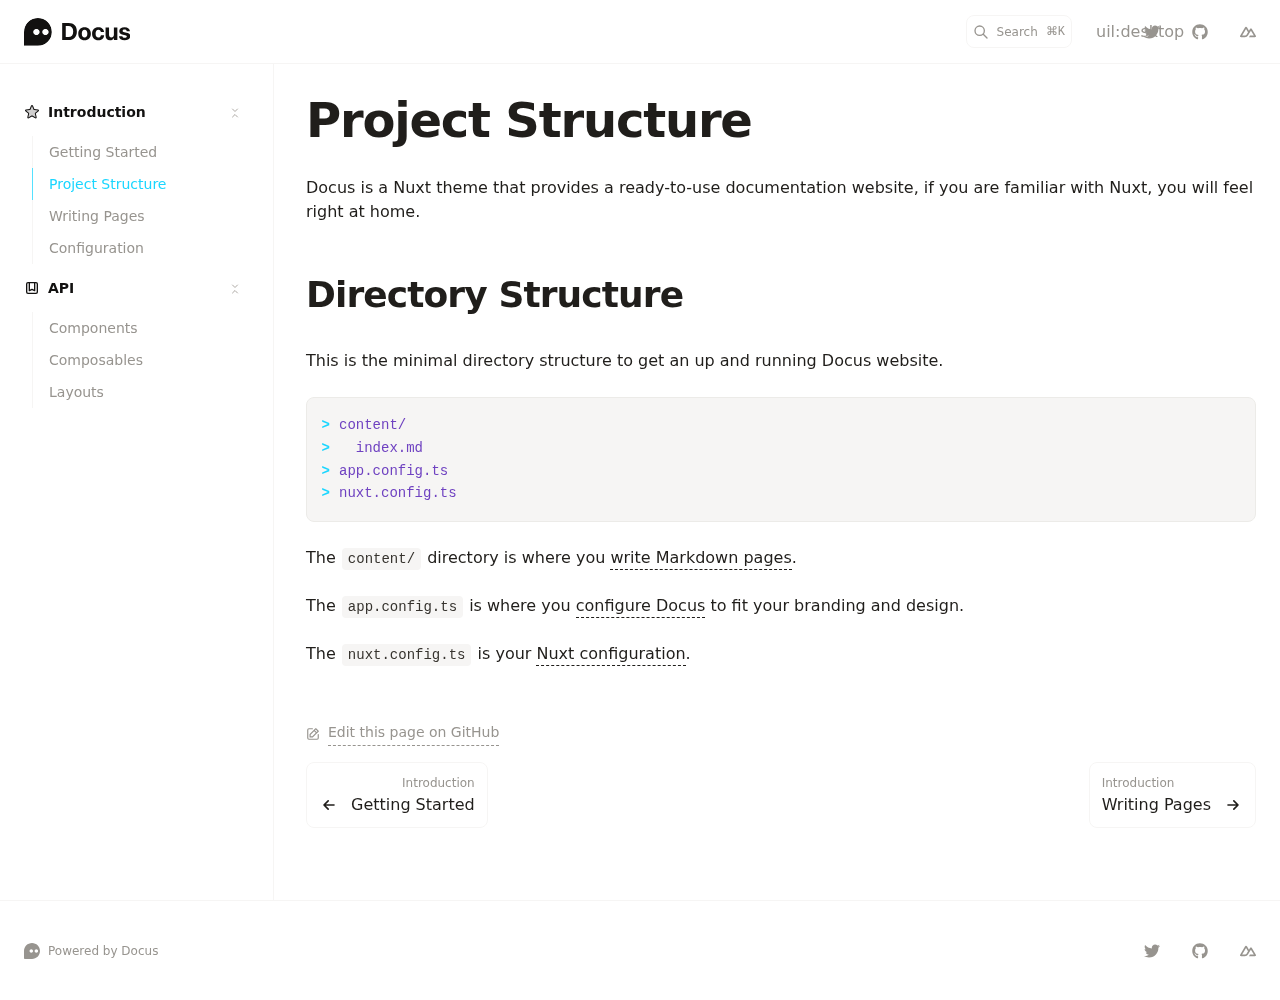
<file: introduction/project-structure/index.html>
<!DOCTYPE html><html lang="en"><head><meta charset="utf-8">
<meta name="viewport" content="width=device-width, initial-scale=1">
<title>Project Structure · Docus</title>
<meta name="twitter:card" content="summary_large_image">
<meta property="og:image" content="https://user-images.githubusercontent.com/904724/185365452-87b7ca7b-6030-4813-a2db-5e65c785bf88.png">
<meta property="og:title" content="Project Structure">
<meta name="description" content="Docus is a Nuxt theme that provides a ready-to-use documentation website, if you are familiar with Nuxt, you will feel right at home.">
<meta property="og:description" content="Docus is a Nuxt theme that provides a ready-to-use documentation website, if you are familiar with Nuxt, you will feel right at home.">
<link rel="preload" as="fetch" crossorigin="anonymous" href="/introduction/project-structure/_payload.json">
<link rel="stylesheet" href="/_nuxt/entry.cTSbSSWo.css">
<link rel="stylesheet" href="/_nuxt/DocumentDrivenNotFound.7VHrNemK.css">
<link rel="stylesheet" href="/_nuxt/ButtonLink.VclukkzW.css">
<link rel="stylesheet" href="/_nuxt/DocsPageLayout.pTRaHkQh.css">
<link rel="stylesheet" href="/_nuxt/DocsAside.Ovd0Fp7R.css">
<link rel="stylesheet" href="/_nuxt/ProseCodeInline.-lSEDUl2.css">
<link rel="stylesheet" href="/_nuxt/Alert.06o3nleJ.css">
<link rel="stylesheet" href="/_nuxt/DocsPageBottom.ZB3ujDoP.css">
<link rel="stylesheet" href="/_nuxt/ProseA.BTpm-ibL.css">
<link rel="stylesheet" href="/_nuxt/DocsPrevNext.b7vED56b.css">
<link rel="stylesheet" href="/_nuxt/DocsToc.0Sfoy6zb.css">
<link rel="stylesheet" href="/_nuxt/DocsTocLinks.uLoVYgtn.css">
<link rel="stylesheet" href="/_nuxt/ProseH1.kznfNM1q.css">
<link rel="stylesheet" href="/_nuxt/ProseP.RSimpUT9.css">
<link rel="stylesheet" href="/_nuxt/ProseH2.KpbmU7jn.css">
<link rel="stylesheet" href="/_nuxt/ProsePre.nIRUQbb-.css">
<link rel="stylesheet" href="/_nuxt/ProseCode.A3mKjU5v.css">
<link rel="modulepreload" as="script" crossorigin href="/_nuxt/entry.DrTU5DLx.js">
<link rel="modulepreload" as="script" crossorigin href="/_nuxt/document-driven.to9VuDjf.js">
<link rel="modulepreload" as="script" crossorigin href="/_nuxt/DocumentDrivenEmpty.h26VL50U.js">
<link rel="modulepreload" as="script" crossorigin href="/_nuxt/ContentRenderer.L-8obilM.js">
<link rel="modulepreload" as="script" crossorigin href="/_nuxt/ContentRendererMarkdown.vue.-_ns6N-e.js">
<link rel="modulepreload" as="script" crossorigin href="/_nuxt/preview.N5ooVbtL.js">
<link rel="modulepreload" as="script" crossorigin href="/_nuxt/DocumentDrivenNotFound.O9GFcAq_.js">
<link rel="modulepreload" as="script" crossorigin href="/_nuxt/ButtonLink.UMpJ-RBN.js">
<link rel="modulepreload" as="script" crossorigin href="/_nuxt/slot.UY8JyFNH.js">
<link rel="modulepreload" as="script" crossorigin href="/_nuxt/node.V6KjywBy.js">
<link rel="modulepreload" as="script" crossorigin href="/_nuxt/IconDocus.677vjPlR.js">
<link rel="modulepreload" as="script" crossorigin href="/_nuxt/default.9dn9ZVyV.js">
<link rel="modulepreload" as="script" crossorigin href="/_nuxt/DocsPageLayout.z_mTCi0e.js">
<link rel="modulepreload" as="script" crossorigin href="/_nuxt/DocsAside.bHPxpoN4.js">
<link rel="modulepreload" as="script" crossorigin href="/_nuxt/ProseCodeInline.E_qv6A1O.js">
<link rel="modulepreload" as="script" crossorigin href="/_nuxt/Alert.0iHEPNaa.js">
<link rel="modulepreload" as="script" crossorigin href="/_nuxt/DocsPageBottom.4QO_v9wj.js">
<link rel="modulepreload" as="script" crossorigin href="/_nuxt/ProseA.sSI2YyYk.js">
<link rel="modulepreload" as="script" crossorigin href="/_nuxt/EditOnLink.vue.yfwvI-jj.js">
<link rel="modulepreload" as="script" crossorigin href="/_nuxt/DocsPrevNext.iN1qaAqA.js">
<link rel="modulepreload" as="script" crossorigin href="/_nuxt/DocsToc.6Tj2a7XM.js">
<link rel="modulepreload" as="script" crossorigin href="/_nuxt/DocsTocLinks.RQKYnrCm.js">
<link rel="modulepreload" as="script" crossorigin href="/_nuxt/ContentRendererMarkdown.gBSTykve.js">
<link rel="modulepreload" as="script" crossorigin href="/_nuxt/EditOnLink.t_w2q2Tv.js">
<link rel="modulepreload" as="script" crossorigin href="/_nuxt/ProseH1.1MQr1GVh.js">
<link rel="modulepreload" as="script" crossorigin href="/_nuxt/ProseP.Nr1XBVOf.js">
<link rel="modulepreload" as="script" crossorigin href="/_nuxt/ProseH2.QcRZIggw.js">
<link rel="modulepreload" as="script" crossorigin href="/_nuxt/ProsePre.0ks4poUy.js">
<link rel="modulepreload" as="script" crossorigin href="/_nuxt/ProseCode.RqENcKFF.js">
<link rel="prefetch" as="style" href="/_nuxt/page.W4S-D_bD.css">
<link rel="prefetch" as="script" crossorigin href="/_nuxt/page.65ytbEW_.js">
<link rel="prefetch" as="script" crossorigin href="/_nuxt/client-db.D3FO--z5.js">
<link rel="prefetch" as="script" crossorigin href="/_nuxt/slugify.H1Fw1f_8.js">
<link rel="prefetch" as="style" href="/_nuxt/useStudio.3MfaGMCn.css">
<link rel="prefetch" as="script" crossorigin href="/_nuxt/useStudio.UYfePTSp.js">
<link rel="prefetch" as="script" crossorigin href="/_nuxt/query.taV6W2WV.js">
<link rel="prefetch" as="style" href="/_nuxt/error-404._LjjY-y0.css">
<link rel="prefetch" as="script" crossorigin href="/_nuxt/error-404.Qw1TpCSj.js">
<link rel="prefetch" as="style" href="/_nuxt/error-500.Ke0_YfD7.css">
<link rel="prefetch" as="script" crossorigin href="/_nuxt/error-500.eo3guYUz.js">
<script type="module" src="/_nuxt/entry.DrTU5DLx.js" crossorigin></script><style id="pinceau-runtime-hydratable">@media{.phy[--]{--puid:hdWPUY-v;}.pv-HYHXiY{padding-left:var(--elements-container-padding-mobile);padding-right:var(--elements-container-padding-mobile);}@media (min-width: 475px){.pv-HYHXiY{padding-left:var(--elements-container-padding-xs);padding-right:var(--elements-container-padding-xs);}}@media (min-width: 640px){.pv-HYHXiY{padding-left:var(--elements-container-padding-sm);padding-right:var(--elements-container-padding-sm);}}@media (min-width: 768px){.pv-HYHXiY{padding-left:var(--elements-container-padding-md);padding-right:var(--elements-container-padding-md);}}} @media{.phy[--]{--puid:tF5DMD-v;}.pv-ZZIL22{max-width:var(--elements-container-maxWidth);padding-left:var(--elements-container-padding-mobile);padding-right:var(--elements-container-padding-mobile);}@media (min-width: 475px){.pv-ZZIL22{padding-left:var(--elements-container-padding-xs);padding-right:var(--elements-container-padding-xs);}}@media (min-width: 640px){.pv-ZZIL22{padding-left:var(--elements-container-padding-sm);padding-right:var(--elements-container-padding-sm);}}@media (min-width: 768px){.pv-ZZIL22{padding-left:var(--elements-container-padding-md);padding-right:var(--elements-container-padding-md);}}} </style><style id="pinceau-theme">@media { :root {--pinceau-mq: initial; --docus-search-results-highlight-color: white;--docus-search-results-window-maxHeight: 100%;--docus-search-results-window-maxWidth: 640px;--docus-search-results-window-marginTop: 0;--docus-search-input-borderStyle: solid;--docus-search-input-borderWidth: 1px;--docus-search-backdropFilter: blur(24px);--docus-loadingBar-gradientColorStop3: #0047e1;--docus-loadingBar-gradientColorStop2: #34cdfe;--docus-loadingBar-gradientColorStop1: #00dc82;--docus-loadingBar-height: 3px;--docus-readableLine: 78ch;--docus-footer-height: 145px;--docus-header-height: 64px;--prose-code-inline-padding: 0.2rem 0.375rem 0.2rem 0.375rem;--prose-code-block-backdropFilter: contrast(1);--prose-code-block-border-style: solid;--prose-code-block-border-width: 1px;--prose-tbody-tr-borderBottom-style: dashed;--prose-tbody-tr-borderBottom-width: 1px;--prose-th-textAlign: inherit;--prose-thead-borderBottom-style: solid;--prose-thead-borderBottom-width: 1px;--prose-thead-border-style: solid;--prose-thead-border-width: 0px;--prose-table-textAlign: start;--prose-hr-width: 1px;--prose-hr-style: solid;--prose-li-listStylePosition: outside;--prose-ol-li-markerColor: currentColor;--prose-ol-paddingInlineStart: 21px;--prose-ol-listStyleType: decimal;--prose-ul-li-markerColor: currentColor;--prose-ul-paddingInlineStart: 21px;--prose-ul-listStyleType: disc;--prose-blockquote-border-style: solid;--prose-blockquote-border-width: 4px;--prose-blockquote-quotes: '201C' '201D' '2018' '2019';--prose-blockquote-paddingInlineStart: 24px;--prose-a-code-color-hover: currentColor;--prose-a-code-color-static: currentColor;--prose-a-hasCode-borderBottom: none;--prose-a-border-distance: 2px;--prose-a-border-color-hover: currentColor;--prose-a-border-color-static: currentColor;--prose-a-border-style-hover: solid;--prose-a-border-style-static: dashed;--prose-a-border-width: 1px;--prose-a-color-static: inherit;--prose-a-textDecoration: none;--prose-h6-margin: 3rem 0 2rem;--prose-h5-margin: 3rem 0 2rem;--prose-h4-margin: 3rem 0 2rem;--prose-h3-margin: 3rem 0 2rem;--prose-h2-margin: 3rem 0 2rem;--prose-h1-margin: 0 0 2rem;--typography-lead-loose: 2;--typography-lead-relaxed: 1.625;--typography-lead-normal: 1.5;--typography-lead-snug: 1.375;--typography-lead-tight: 1.25;--typography-lead-none: 1;--typography-lead-10: 2.5rem;--typography-lead-9: 2.25rem;--typography-lead-8: 2rem;--typography-lead-7: 1.75rem;--typography-lead-6: 1.5rem;--typography-lead-5: 1.25rem;--typography-lead-4: 1rem;--typography-lead-3: .75rem;--typography-lead-2: .5rem;--typography-lead-1: .025rem;--typography-fontWeight-black: 900;--typography-fontWeight-extrabold: 800;--typography-fontWeight-bold: 700;--typography-fontWeight-semibold: 600;--typography-fontWeight-medium: 500;--typography-fontWeight-normal: 400;--typography-fontWeight-light: 300;--typography-fontWeight-extralight: 200;--typography-fontWeight-thin: 100;--typography-fontSize-9xl: 128px;--typography-fontSize-8xl: 96px;--typography-fontSize-7xl: 72px;--typography-fontSize-6xl: 60px;--typography-fontSize-5xl: 48px;--typography-fontSize-4xl: 36px;--typography-fontSize-3xl: 30px;--typography-fontSize-2xl: 24px;--typography-fontSize-xl: 20px;--typography-fontSize-lg: 18px;--typography-fontSize-base: 16px;--typography-fontSize-sm: 14px;--typography-fontSize-xs: 12px;--typography-letterSpacing-wide: 0.025em;--typography-letterSpacing-tight: -0.025em;--typography-verticalMargin-base: 24px;--typography-verticalMargin-sm: 16px;--elements-border-secondary-hover: [object Object];--elements-backdrop-background: #fffc;--elements-backdrop-filter: saturate(200%) blur(20px);--elements-container-maxWidth: 80rem;--lead-loose: 2;--lead-relaxed: 1.625;--lead-normal: 1.5;--lead-snug: 1.375;--lead-tight: 1.25;--lead-none: 1;--lead-10: 2.5rem;--lead-9: 2.25rem;--lead-8: 2rem;--lead-7: 1.75rem;--lead-6: 1.5rem;--lead-5: 1.25rem;--lead-4: 1rem;--lead-3: .75rem;--lead-2: .5rem;--lead-1: .025rem;--letterSpacing-widest: 0.1em;--letterSpacing-wider: 0.05em;--letterSpacing-wide: 0.025em;--letterSpacing-normal: 0em;--letterSpacing-tight: -0.025em;--letterSpacing-tighter: -0.05em;--fontSize-9xl: 8rem;--fontSize-8xl: 6rem;--fontSize-7xl: 4.5rem;--fontSize-6xl: 3.75rem;--fontSize-5xl: 3rem;--fontSize-4xl: 2.25rem;--fontSize-3xl: 1.875rem;--fontSize-2xl: 1.5rem;--fontSize-xl: 1.25rem;--fontSize-lg: 1.125rem;--fontSize-base: 1rem;--fontSize-sm: 0.875rem;--fontSize-xs: 0.75rem;--fontWeight-black: 900;--fontWeight-extrabold: 800;--fontWeight-bold: 700;--fontWeight-semibold: 600;--fontWeight-medium: 500;--fontWeight-normal: 400;--fontWeight-light: 300;--fontWeight-extralight: 200;--fontWeight-thin: 100;--font-mono: ui-monospace, SFMono-Regular, Menlo, Monaco, Consolas, Liberation Mono, Courier New, monospace;--font-serif: ui-serif, Georgia, Cambria, Times New Roman, Times, serif;--font-sans: ui-sans-serif, system-ui, -apple-system, BlinkMacSystemFont, Segoe UI, Roboto, Helvetica Neue, Arial, Noto Sans, sans-serif, Apple Color Emoji, Segoe UI Emoji, Segoe UI Symbol, Noto Color Emoji;--opacity-total: 1;--opacity-high: 0.8;--opacity-medium: 0.5;--opacity-soft: 0.3;--opacity-light: 0.15;--opacity-bright: 0.1;--opacity-noOpacity: 0;--borderWidth-lg: 3px;--borderWidth-md: 2px;--borderWidth-sm: 1px;--borderWidth-noBorder: 0;--space-rem-875: 0.875rem;--space-rem-625: 0.625rem;--space-rem-375: 0.375rem;--space-rem-125: 0.125rem;--space-px: 1px;--space-128: 32rem;--space-96: 24rem;--space-80: 20rem;--space-72: 18rem;--space-64: 16rem;--space-60: 15rem;--space-56: 14rem;--space-52: 13rem;--space-48: 12rem;--space-44: 11rem;--space-40: 10rem;--space-36: 9rem;--space-32: 8rem;--space-28: 7rem;--space-24: 6rem;--space-20: 5rem;--space-16: 4rem;--space-14: 3.5rem;--space-12: 3rem;--space-11: 2.75rem;--space-10: 2.5rem;--space-9: 2.25rem;--space-8: 2rem;--space-7: 1.75rem;--space-6: 1.5rem;--space-5: 1.25rem;--space-4: 1rem;--space-3: 0.75rem;--space-2: 0.5rem;--space-1: 0.25rem;--space-0: 0px;--size-full: 100%;--size-7xl: 80rem;--size-6xl: 72rem;--size-5xl: 64rem;--size-4xl: 56rem;--size-3xl: 48rem;--size-2xl: 42rem;--size-xl: 36rem;--size-lg: 32rem;--size-md: 28rem;--size-sm: 24rem;--size-xs: 20rem;--size-200: 200px;--size-104: 104px;--size-80: 80px;--size-64: 64px;--size-56: 56px;--size-48: 48px;--size-40: 40px;--size-32: 32px;--size-24: 24px;--size-20: 20px;--size-16: 16px;--size-12: 12px;--size-8: 8px;--size-6: 6px;--size-4: 4px;--size-2: 2px;--size-0: 0px;--radii-full: 9999px;--radii-3xl: 1.75rem;--radii-2xl: 1.5rem;--radii-xl: 1rem;--radii-lg: 0.75rem;--radii-md: 0.5rem;--radii-sm: 0.375rem;--radii-xs: 0.25rem;--radii-2xs: 0.125rem;--radii-none: 0px;--shadow-none: 0px 0px 0px 0px transparent;--height-screen: 100vh;--width-screen: 100vw;--color-primary-900: #001A1F;--color-primary-800: #00232B;--color-primary-700: #024757;--color-primary-600: #09A0C1;--color-primary-500: #1AD6FF;--color-primary-400: #55E1FF;--color-primary-300: #82E3FF;--color-primary-200: #C5F2FF;--color-primary-100: #DCF7FF;--color-primary-50: #F1FCFF;--color-ruby-900: #380011;--color-ruby-800: #700021;--color-ruby-700: #a90032;--color-ruby-600: #e10043;--color-ruby-500: #ff1a5e;--color-ruby-400: #ff4079;--color-ruby-300: #ff6694;--color-ruby-200: #ff8dae;--color-ruby-100: #ffb3c9;--color-ruby-50: #ffd9e4;--color-pink-900: #380025;--color-pink-800: #70004b;--color-pink-700: #a90070;--color-pink-600: #e10095;--color-pink-500: #ff1ab2;--color-pink-400: #ff40bf;--color-pink-300: #ff66cc;--color-pink-200: #ff8dd8;--color-pink-100: #ffb3e5;--color-pink-50: #ffd9f2;--color-purple-900: #190038;--color-purple-800: #330070;--color-purple-700: #4c00a9;--color-purple-600: #6500e1;--color-purple-500: #811aff;--color-purple-400: #9640ff;--color-purple-300: #ab66ff;--color-purple-200: #c08dff;--color-purple-100: #d5b3ff;--color-purple-50: #ead9ff;--color-royalblue-900: #0b0531;--color-royalblue-800: #160a62;--color-royalblue-700: #211093;--color-royalblue-600: #2c15c4;--color-royalblue-500: #4127e8;--color-royalblue-400: #614bec;--color-royalblue-300: #806ff0;--color-royalblue-200: #a093f3;--color-royalblue-100: #c0b7f7;--color-royalblue-50: #dfdbfb;--color-indigoblue-900: #001238;--color-indigoblue-800: #002370;--color-indigoblue-700: #0035a9;--color-indigoblue-600: #0047e1;--color-indigoblue-500: #1a62ff;--color-indigoblue-400: #407cff;--color-indigoblue-300: #6696ff;--color-indigoblue-200: #8db0ff;--color-indigoblue-100: #b3cbff;--color-indigoblue-50: #d9e5ff;--color-blue-900: #00131D;--color-blue-800: #002235;--color-blue-700: #014267;--color-blue-600: #0069A6;--color-blue-500: #1AADFF;--color-blue-400: #64C7FF;--color-blue-300: #A1DDFF;--color-blue-200: #C6EAFF;--color-blue-100: #DFF3FF;--color-blue-50: #F2FAFF;--color-lightblue-900: #002e38;--color-lightblue-800: #005c70;--color-lightblue-700: #008aa9;--color-lightblue-600: #00b9e1;--color-lightblue-500: #1ad6ff;--color-lightblue-400: #40ddff;--color-lightblue-300: #66e4ff;--color-lightblue-200: #8deaff;--color-lightblue-100: #b3f1ff;--color-lightblue-50: #d9f8ff;--color-teal-900: #062a28;--color-teal-800: #0b544f;--color-teal-700: #117d77;--color-teal-600: #16a79e;--color-teal-500: #1cd1c6;--color-teal-400: #36e4da;--color-teal-300: #5fe9e1;--color-teal-200: #87efe9;--color-teal-100: #aff4f0;--color-teal-50: #d7faf8;--color-pear-900: #2a2b09;--color-pear-800: #545512;--color-pear-700: #7e801b;--color-pear-600: #a8aa24;--color-pear-500: #d0d32f;--color-pear-400: #d8da52;--color-pear-300: #e0e274;--color-pear-200: #e8e997;--color-pear-100: #eff0ba;--color-pear-50: #f7f8dc;--color-red-900: #1C0301;--color-red-800: #340A01;--color-red-700: #701704;--color-red-600: #BB2402;--color-red-500: #FF3B10;--color-red-400: #FF7353;--color-red-300: #FFA692;--color-red-200: #FFDED7;--color-red-100: #FFF3F0;--color-red-50: #FFF9F8;--color-orange-900: #381800;--color-orange-800: #702f00;--color-orange-700: #a94700;--color-orange-600: #e15e00;--color-orange-500: #ff7a1a;--color-orange-400: #ff9040;--color-orange-300: #ffa666;--color-orange-200: #ffbd8d;--color-orange-100: #ffd3b3;--color-orange-50: #ffe9d9;--color-yellow-900: #1B1500;--color-yellow-800: #292100;--color-yellow-700: #614E02;--color-yellow-600: #CBA408;--color-yellow-500: #FBCA05;--color-yellow-400: #FFDC4E;--color-yellow-300: #FFE372;--color-yellow-200: #FFF0B1;--color-yellow-100: #FFF6D3;--color-yellow-50: #FFFCEE;--color-green-900: #00190F;--color-green-800: #002817;--color-green-700: #006037;--color-green-600: #00B467;--color-green-500: #0DD885;--color-green-400: #3CEEA5;--color-green-300: #86FBCB;--color-green-200: #C3FFE6;--color-green-100: #DEFFF1;--color-green-50: #ECFFF7;--color-gray-900: #121110;--color-gray-800: #201E1B;--color-gray-700: #36332E;--color-gray-600: #67635D;--color-gray-500: #97948F;--color-gray-400: #ADA9A4;--color-gray-300: #DBD9D3;--color-gray-200: #ECEBE8;--color-gray-100: #F6F5F4;--color-gray-50: #FBFBFB;--color-black: #0B0A0A;--color-white: #ffffff;--media-portrait: only screen and (orientation: portrait);--media-landscape: only screen and (orientation: landscape);--media-rm: (prefers-reduced-motion: reduce);--media-2xl: (min-width: 1536px);--media-xl: (min-width: 1280px);--media-lg: (min-width: 1024px);--media-md: (min-width: 768px);--media-sm: (min-width: 640px);--media-xs: (min-width: 475px);--docus-search-results-highlight-backgroundColor: var(--color-primary-500);--docus-search-results-selected-backgroundColor: var(--color-gray-300);--docus-search-results-window-borderRadius: none;--docus-search-results-window-marginX: 0;--docus-search-input-backgroundColor: var(--color-gray-200);--docus-search-input-padding: var(--space-2) var(--space-4);--docus-search-input-gap: var(--space-2);--docus-search-input-fontSize: var(--fontSize-sm);--docus-search-input-borderColor: var(--color-gray-200);--docus-search-input-borderRadius: var(--radii-2xs);--docus-footer-padding: var(--space-4) 0;--docus-header-title-color-hover: var(--color-primary-500);--docus-header-title-color-static: var(--color-gray-900);--docus-header-title-fontWeight: var(--fontWeight-bold);--docus-header-title-fontSize: var(--fontSize-2xl);--docus-header-logo-height: var(--space-6);--docus-body-fontFamily: var(--font-sans);--docus-body-color: var(--color-gray-800);--docus-body-backgroundColor: var(--color-white);--prose-code-inline-fontWeight: var(--typography-fontWeight-normal);--prose-code-inline-fontSize: var(--typography-fontSize-sm);--prose-code-inline-borderRadius: var(--radii-xs);--prose-code-block-pre-padding: var(--typography-verticalMargin-sm);--prose-code-block-margin: var(--typography-verticalMargin-base) 0;--prose-code-block-fontSize: var(--typography-fontSize-sm);--prose-tbody-code-inline-fontSize: var(--typography-fontSize-sm);--prose-tbody-td-padding: var(--typography-verticalMargin-sm);--prose-th-fontWeight: var(--typography-fontWeight-semibold);--prose-th-padding: 0 var(--typography-verticalMargin-sm) var(--typography-verticalMargin-sm) var(--typography-verticalMargin-sm);--prose-table-lineHeight: var(--typography-lead-6);--prose-table-fontSize: var(--typography-fontSize-sm);--prose-table-margin: var(--typography-verticalMargin-base) 0;--prose-hr-margin: var(--typography-verticalMargin-base) 0;--prose-li-margin: var(--typography-verticalMargin-sm) 0;--prose-ol-margin: var(--typography-verticalMargin-base) 0;--prose-ul-margin: var(--typography-verticalMargin-base) 0;--prose-blockquote-margin: var(--typography-verticalMargin-base) 0;--prose-a-code-border-style: var(--prose-a-border-style-static);--prose-a-code-border-width: var(--prose-a-border-width);--prose-a-fontWeight: var(--typography-fontWeight-medium);--prose-img-margin: var(--typography-verticalMargin-base) 0;--prose-strong-fontWeight: var(--typography-fontWeight-semibold);--prose-h6-iconSize: var(--typography-fontSize-base);--prose-h6-fontWeight: var(--typography-fontWeight-semibold);--prose-h6-lineHeight: var(--typography-lead-normal);--prose-h6-fontSize: var(--typography-fontSize-lg);--prose-h5-iconSize: var(--typography-fontSize-lg);--prose-h5-fontWeight: var(--typography-fontWeight-semibold);--prose-h5-lineHeight: var(--typography-lead-snug);--prose-h5-fontSize: var(--typography-fontSize-xl);--prose-h4-iconSize: var(--typography-fontSize-lg);--prose-h4-letterSpacing: var(--typography-letterSpacing-tight);--prose-h4-fontWeight: var(--typography-fontWeight-semibold);--prose-h4-lineHeight: var(--typography-lead-snug);--prose-h4-fontSize: var(--typography-fontSize-2xl);--prose-h3-iconSize: var(--typography-fontSize-xl);--prose-h3-letterSpacing: var(--typography-letterSpacing-tight);--prose-h3-fontWeight: var(--typography-fontWeight-semibold);--prose-h3-lineHeight: var(--typography-lead-snug);--prose-h3-fontSize: var(--typography-fontSize-3xl);--prose-h2-iconSize: var(--typography-fontSize-2xl);--prose-h2-letterSpacing: var(--typography-letterSpacing-tight);--prose-h2-fontWeight: var(--typography-fontWeight-semibold);--prose-h2-lineHeight: var(--typography-lead-tight);--prose-h2-fontSize: var(--typography-fontSize-4xl);--prose-h1-iconSize: var(--typography-fontSize-3xl);--prose-h1-letterSpacing: var(--typography-letterSpacing-tight);--prose-h1-fontWeight: var(--typography-fontWeight-bold);--prose-h1-lineHeight: var(--typography-lead-tight);--prose-h1-fontSize: var(--typography-fontSize-5xl);--prose-p-br-margin: var(--typography-verticalMargin-base) 0 0 0;--prose-p-margin: var(--typography-verticalMargin-base) 0;--prose-p-lineHeight: var(--typography-lead-normal);--prose-p-fontSize: var(--typography-fontSize-base);--typography-color-secondary-900: var(--color-gray-900);--typography-color-secondary-800: var(--color-gray-800);--typography-color-secondary-700: var(--color-gray-700);--typography-color-secondary-600: var(--color-gray-600);--typography-color-secondary-500: var(--color-gray-500);--typography-color-secondary-400: var(--color-gray-400);--typography-color-secondary-300: var(--color-gray-300);--typography-color-secondary-200: var(--color-gray-200);--typography-color-secondary-100: var(--color-gray-100);--typography-color-secondary-50: var(--color-gray-50);--typography-color-primary-900: var(--color-primary-900);--typography-color-primary-800: var(--color-primary-800);--typography-color-primary-700: var(--color-primary-700);--typography-color-primary-600: var(--color-primary-600);--typography-color-primary-500: var(--color-primary-500);--typography-color-primary-400: var(--color-primary-400);--typography-color-primary-300: var(--color-primary-300);--typography-color-primary-200: var(--color-primary-200);--typography-color-primary-100: var(--color-primary-100);--typography-color-primary-50: var(--color-primary-50);--typography-font-code: var(--font-mono);--typography-font-body: var(--font-sans);--typography-font-display: var(--font-sans);--typography-body-backgroundColor: var(--color-white);--typography-body-color: var(--color-black);--elements-state-danger-borderColor-secondary: var(--color-red-200);--elements-state-danger-borderColor-primary: var(--color-red-100);--elements-state-danger-backgroundColor-secondary: var(--color-red-100);--elements-state-danger-backgroundColor-primary: var(--color-red-50);--elements-state-danger-color-secondary: var(--color-red-600);--elements-state-danger-color-primary: var(--color-red-500);--elements-state-warning-borderColor-secondary: var(--color-yellow-200);--elements-state-warning-borderColor-primary: var(--color-yellow-100);--elements-state-warning-backgroundColor-secondary: var(--color-yellow-100);--elements-state-warning-backgroundColor-primary: var(--color-yellow-50);--elements-state-warning-color-secondary: var(--color-yellow-700);--elements-state-warning-color-primary: var(--color-yellow-600);--elements-state-success-borderColor-secondary: var(--color-green-200);--elements-state-success-borderColor-primary: var(--color-green-100);--elements-state-success-backgroundColor-secondary: var(--color-green-100);--elements-state-success-backgroundColor-primary: var(--color-green-50);--elements-state-success-color-secondary: var(--color-green-600);--elements-state-success-color-primary: var(--color-green-500);--elements-state-info-borderColor-secondary: var(--color-blue-200);--elements-state-info-borderColor-primary: var(--color-blue-100);--elements-state-info-backgroundColor-secondary: var(--color-blue-100);--elements-state-info-backgroundColor-primary: var(--color-blue-50);--elements-state-info-color-secondary: var(--color-blue-600);--elements-state-info-color-primary: var(--color-blue-500);--elements-state-primary-borderColor-secondary: var(--color-primary-200);--elements-state-primary-borderColor-primary: var(--color-primary-100);--elements-state-primary-backgroundColor-secondary: var(--color-primary-100);--elements-state-primary-backgroundColor-primary: var(--color-primary-50);--elements-state-primary-color-secondary: var(--color-primary-700);--elements-state-primary-color-primary: var(--color-primary-600);--elements-surface-secondary-backgroundColor: var(--color-gray-200);--elements-surface-primary-backgroundColor: var(--color-gray-100);--elements-surface-background-base: var(--color-gray-100);--elements-border-secondary-static: var(--color-gray-200);--elements-border-primary-hover: var(--color-gray-200);--elements-border-primary-static: var(--color-gray-100);--elements-container-padding-md: var(--space-6);--elements-container-padding-sm: var(--space-6);--elements-container-padding-xs: var(--space-4);--elements-container-padding-mobile: var(--space-4);--elements-text-secondary-color-hover: var(--color-gray-700);--elements-text-secondary-color-static: var(--color-gray-500);--elements-text-primary-color-static: var(--color-gray-900);--text-6xl-lineHeight: var(--lead-none);--text-6xl-fontSize: var(--fontSize-6xl);--text-5xl-lineHeight: var(--lead-none);--text-5xl-fontSize: var(--fontSize-5xl);--text-4xl-lineHeight: var(--lead-10);--text-4xl-fontSize: var(--fontSize-4xl);--text-3xl-lineHeight: var(--lead-9);--text-3xl-fontSize: var(--fontSize-3xl);--text-2xl-lineHeight: var(--lead-8);--text-2xl-fontSize: var(--fontSize-2xl);--text-xl-lineHeight: var(--lead-7);--text-xl-fontSize: var(--fontSize-xl);--text-lg-lineHeight: var(--lead-7);--text-lg-fontSize: var(--fontSize-lg);--text-base-lineHeight: var(--lead-6);--text-base-fontSize: var(--fontSize-base);--text-sm-lineHeight: var(--lead-5);--text-sm-fontSize: var(--fontSize-sm);--text-xs-lineHeight: var(--lead-4);--text-xs-fontSize: var(--fontSize-xs);--color-shadow: var(--color-gray-400);--color-secondary-900: var(--color-gray-900);--color-secondary-800: var(--color-gray-800);--color-secondary-700: var(--color-gray-700);--color-secondary-600: var(--color-gray-600);--color-secondary-500: var(--color-gray-500);--color-secondary-400: var(--color-gray-400);--color-secondary-300: var(--color-gray-300);--color-secondary-200: var(--color-gray-200);--color-secondary-100: var(--color-gray-100);--color-secondary-50: var(--color-gray-50);--prose-code-inline-backgroundColor: var(--typography-color-secondary-100);--prose-code-inline-color: var(--typography-color-secondary-700);--prose-code-block-backgroundColor: var(--typography-color-secondary-100);--prose-code-block-color: var(--typography-color-secondary-700);--prose-code-block-border-color: var(--typography-color-secondary-200);--prose-tbody-tr-borderBottom-color: var(--typography-color-secondary-200);--prose-th-color: var(--typography-color-secondary-600);--prose-thead-borderBottom-color: var(--typography-color-secondary-200);--prose-thead-border-color: var(--typography-color-secondary-300);--prose-hr-color: var(--typography-color-secondary-200);--prose-blockquote-border-color: var(--typography-color-secondary-200);--prose-blockquote-color: var(--typography-color-secondary-500);--prose-a-code-background-hover: var(--typography-color-primary-50);--prose-a-code-border-color-hover: var(--typography-color-primary-500);--prose-a-code-border-color-static: var(--typography-color-secondary-400);--prose-a-color-hover: var(--typography-color-primary-500);--shadow-2xl: 0px 25px 50px -12px var(--color-shadow);--shadow-xl: 0px 20px 25px -5px var(--color-shadow), 0px 8px 10px -6px var(--color-shadow);--shadow-lg: 0px 10px 15px -3px var(--color-shadow), 0px 4px 6px -4px var(--color-shadow);--shadow-md: 0px 4px 6px -1px var(--color-shadow), 0px 2px 4px -2px var(--color-shadow);--shadow-sm: 0px 1px 3px 0px var(--color-shadow), 0px 1px 2px -1px var(--color-shadow);--shadow-xs: 0px 1px 2px 0px var(--color-shadow); } }@media { :root.dark {--pinceau-mq: dark; --prose-code-block-backdropFilter: contrast(1);--prose-ol-li-markerColor: currentColor;--prose-ul-li-markerColor: currentColor;--prose-a-code-color-hover: currentColor;--prose-a-code-color-static: currentColor;--prose-a-border-color-hover: currentColor;--prose-a-border-color-static: currentColor;--prose-a-color-static: inherit;--elements-backdrop-background: #0c0d0ccc;--docus-search-results-selected-backgroundColor: var(--color-gray-700);--docus-search-input-backgroundColor: var(--color-gray-800);--docus-search-input-borderColor: transparent;--docus-header-title-color-static: var(--color-gray-100);--docus-body-color: var(--color-gray-200);--docus-body-backgroundColor: var(--color-black);--typography-body-backgroundColor: var(--color-black);--typography-body-color: var(--color-white);--elements-state-danger-borderColor-secondary: var(--color-red-700);--elements-state-danger-borderColor-primary: var(--color-red-800);--elements-state-danger-backgroundColor-secondary: var(--color-red-800);--elements-state-danger-backgroundColor-primary: var(--color-red-900);--elements-state-danger-color-secondary: var(--color-red-200);--elements-state-danger-color-primary: var(--color-red-300);--elements-state-warning-borderColor-secondary: var(--color-yellow-700);--elements-state-warning-borderColor-primary: var(--color-yellow-800);--elements-state-warning-backgroundColor-secondary: var(--color-yellow-800);--elements-state-warning-backgroundColor-primary: var(--color-yellow-900);--elements-state-warning-color-secondary: var(--color-yellow-200);--elements-state-warning-color-primary: var(--color-yellow-400);--elements-state-success-borderColor-secondary: var(--color-green-700);--elements-state-success-borderColor-primary: var(--color-green-800);--elements-state-success-backgroundColor-secondary: var(--color-green-800);--elements-state-success-backgroundColor-primary: var(--color-green-900);--elements-state-success-color-secondary: var(--color-green-200);--elements-state-success-color-primary: var(--color-green-400);--elements-state-info-borderColor-secondary: var(--color-blue-700);--elements-state-info-borderColor-primary: var(--color-blue-800);--elements-state-info-backgroundColor-secondary: var(--color-blue-800);--elements-state-info-backgroundColor-primary: var(--color-blue-900);--elements-state-info-color-secondary: var(--color-blue-200);--elements-state-info-color-primary: var(--color-blue-400);--elements-state-primary-borderColor-secondary: var(--color-primary-700);--elements-state-primary-borderColor-primary: var(--color-primary-800);--elements-state-primary-backgroundColor-secondary: var(--color-primary-800);--elements-state-primary-backgroundColor-primary: var(--color-primary-900);--elements-state-primary-color-secondary: var(--color-primary-200);--elements-state-primary-color-primary: var(--color-primary-400);--elements-surface-secondary-backgroundColor: var(--color-gray-800);--elements-surface-primary-backgroundColor: var(--color-gray-900);--elements-surface-background-base: var(--color-gray-900);--elements-border-secondary-static: var(--color-gray-800);--elements-border-primary-hover: var(--color-gray-800);--elements-border-primary-static: var(--color-gray-900);--elements-text-secondary-color-hover: var(--color-gray-200);--elements-text-secondary-color-static: var(--color-gray-400);--elements-text-primary-color-static: var(--color-gray-50);--color-shadow: var(--color-gray-800);--prose-code-inline-backgroundColor: var(--typography-color-secondary-800);--prose-code-inline-color: var(--typography-color-secondary-200);--prose-code-block-backgroundColor: var(--typography-color-secondary-900);--prose-code-block-color: var(--typography-color-secondary-200);--prose-code-block-border-color: var(--typography-color-secondary-800);--prose-tbody-tr-borderBottom-color: var(--typography-color-secondary-800);--prose-th-color: var(--typography-color-secondary-400);--prose-thead-borderBottom-color: var(--typography-color-secondary-800);--prose-thead-border-color: var(--typography-color-secondary-600);--prose-hr-color: var(--typography-color-secondary-800);--prose-blockquote-border-color: var(--typography-color-secondary-700);--prose-blockquote-color: var(--typography-color-secondary-400);--prose-a-code-background-hover: var(--typography-color-primary-900);--prose-a-code-border-color-hover: var(--typography-color-primary-600);--prose-a-code-border-color-static: var(--typography-color-secondary-600);--prose-a-color-hover: var(--typography-color-primary-400); } }@media (min-width: 640px) { :root {--pinceau-mq: sm; --docus-search-results-window-maxHeight: 320px;--docus-search-results-window-marginTop: 20vh;--docus-footer-height: 100px;--docus-search-results-window-borderRadius: var(--radii-xs);--docus-search-results-window-marginX: var(--space-4);--docus-header-logo-height: var(--space-7); } }</style><script>"use strict";(()=>{const a=window,e=document.documentElement,m=["dark","light"],c=window&&window.localStorage&&window.localStorage.getItem&&window.localStorage.getItem("nuxt-color-mode")||"system";let n=c==="system"?d():c;const l=e.getAttribute("data-color-mode-forced");l&&(n=l),i(n),a["__NUXT_COLOR_MODE__"]={preference:c,value:n,getColorScheme:d,addColorScheme:i,removeColorScheme:f};function i(o){const t=""+o+"",s="theme";e.classList?e.classList.add(t):e.className+=" "+t,s&&e.setAttribute("data-"+s,o)}function f(o){const t=""+o+"",s="theme";e.classList?e.classList.remove(t):e.className=e.className.replace(new RegExp(t,"g"),""),s&&e.removeAttribute("data-"+s)}function r(o){return a.matchMedia("(prefers-color-scheme"+o+")")}function d(){if(a.matchMedia&&r("").media!=="not all"){for(const o of m)if(r(":"+o).matches)return o}return"light"}})();
</script></head><body><!----><!--teleport anchor--><!----><!--teleport anchor--><div id="__nuxt"><div class="app-layout" data-v-a5b6db96><div class="nuxt-progress" style="width:0%;opacity:0;background-size:Infinity% auto;" data-v-a5b6db96></div><header class="has-dialog" data-v-a5b6db96 data-v-ce7b64c9><div class="container pv-HYHXiY pc-hdWPUY" data-v-ce7b64c9 data-v-dee2dd78><!--[--><div class="section left" data-v-ce7b64c9><!--[--><button aria-label="Menu" data-v-bf603525><svg xmlns="http://www.w3.org/2000/svg" xmlns:xlink="http://www.w3.org/1999/xlink" role="img" class="icon" data-v-bf603525 style="" width="1em" height="1em" viewBox="0 0 24 24" data-v-2de1f9e6><path fill="none" stroke="currentColor" stroke-linecap="round" stroke-linejoin="round" stroke-width="2" d="M4 6h16M4 12h16M4 18h16"/></svg></button><!--teleport start--><!--teleport end--><!--]--><a href="/" class="navbar-logo" aria-label="Docus" data-v-ce7b64c9 data-v-1a556904><span class="logo" data-v-1a556904><svg viewbox="0 0 167 44" fill="none" xmlns="http://www.w3.org/2000/svg" data-v-1a556904 data-v-ddb4bf5c><path d="M60 34.5945H70.2569C78.3172 34.5945 83.064 29.6369 83.064 21.1959V21.159C83.064 12.7365 78.2986 8 70.2569 8H60V34.5945ZM65.6217 29.987V12.5891H69.5867C74.5197 12.5891 77.3306 15.63 77.3306 21.1775V21.2143C77.3306 26.9645 74.6128 29.987 69.5867 29.987H65.6217Z" fill="currentColor" data-v-ddb4bf5c></path><path d="M95.1966 35C101.228 35 105.081 31.1666 105.081 24.716V24.6792C105.081 18.284 101.153 14.4321 95.178 14.4321C89.2211 14.4321 85.312 18.3208 85.312 24.6792V24.716C85.312 31.1481 89.1281 35 95.1966 35ZM95.2152 30.7795C92.5346 30.7795 90.8407 28.5863 90.8407 24.716V24.6792C90.8407 20.8642 92.5532 18.6526 95.178 18.6526C97.8213 18.6526 99.5525 20.8642 99.5525 24.6792V24.716C99.5525 28.5679 97.8585 30.7795 95.2152 30.7795Z" fill="currentColor" data-v-ddb4bf5c></path><path d="M116.823 35C122.147 35 125.59 31.7195 125.851 27.4068V27.2962H120.788L120.769 27.4621C120.397 29.4526 119.038 30.7795 116.86 30.7795C114.179 30.7795 112.504 28.5863 112.504 24.716V24.6976C112.504 20.9195 114.179 18.6526 116.841 18.6526C119.094 18.6526 120.415 20.0901 120.751 21.97L120.788 22.1358H125.832V22.0068C125.628 17.7311 122.184 14.4321 116.767 14.4321C110.792 14.4321 106.975 18.3577 106.975 24.6792V24.6976C106.975 31.0744 110.736 35 116.823 35Z" fill="currentColor" data-v-ddb4bf5c></path><path d="M135.08 35C138.095 35 140.143 33.5993 141.167 31.3324H141.278V34.5945H146.714V14.8375H141.278V26.1904C141.278 28.7706 139.733 30.5399 137.295 30.5399C134.856 30.5399 133.628 29.0471 133.628 26.4669V14.8375H128.192V27.5911C128.192 32.2171 130.687 35 135.08 35Z" fill="currentColor" data-v-ddb4bf5c></path><path d="M158.27 35C163.407 35 167 32.4567 167 28.5863V28.5679C167 25.656 165.287 24.0341 161.118 23.1679L157.73 22.4491C155.719 22.0253 155.031 21.3618 155.031 20.3481V20.3297C155.031 19.058 156.203 18.2287 158.083 18.2287C160.094 18.2287 161.267 19.2976 161.453 20.7167L161.471 20.8642H166.479V20.6799C166.348 17.215 163.389 14.4321 158.083 14.4321C153.001 14.4321 149.725 16.8648 149.725 20.6246V20.643C149.725 23.5918 151.68 25.5085 155.552 26.3195L158.94 27.0198C160.894 27.4437 161.564 28.0519 161.564 29.1024V29.1208C161.564 30.3925 160.317 31.185 158.27 31.185C156.092 31.185 154.919 30.2819 154.565 28.7338L154.528 28.5679H149.223L149.241 28.7338C149.669 32.4751 152.741 35 158.27 35Z" fill="currentColor" data-v-ddb4bf5c></path><mask id="mask0_109_36" style="mask-type:alpha;" maskUnits="userSpaceOnUse" x="0" y="0" width="44" height="44" data-v-ddb4bf5c><path fill-rule="evenodd" clip-rule="evenodd" d="M0 21.8104C0 9.76479 9.80347 0 21.8967 0C33.99 0 43.7935 9.76479 43.7935 21.8104C43.7935 33.8559 33.99 43.6207 21.8967 43.6207H0V21.8104ZM19.5294 17.0944C22.1442 17.0944 24.2641 19.2059 24.2641 21.8104C24.2641 24.4148 22.1442 26.526 19.5294 26.526C16.9147 26.526 14.7948 24.4148 14.7948 21.8101C14.7948 19.2059 16.9147 17.0944 19.5294 17.0944V17.0944ZM38.4674 21.8104C38.4674 19.2059 36.3475 17.0944 33.7328 17.0944C31.1183 17.0944 28.9984 19.2059 28.9984 21.8104C28.9984 24.4148 31.1183 26.526 33.7328 26.526C36.3475 26.526 38.4674 24.4148 38.4674 21.8101V21.8104Z" fill="white" data-v-ddb4bf5c></path></mask><g mask="url(#mask0_109_36)" data-v-ddb4bf5c><path fill-rule="evenodd" clip-rule="evenodd" d="M0 21.8104C0 9.76479 9.80347 0 21.8967 0C33.99 0 43.7935 9.76479 43.7935 21.8104C43.7935 33.8559 33.99 43.6207 21.8967 43.6207H0V21.8104ZM19.5294 17.0944C22.1442 17.0944 24.2641 19.2059 24.2641 21.8104C24.2641 24.4148 22.1442 26.526 19.5294 26.526C16.9147 26.526 14.7948 24.4148 14.7948 21.8101C14.7948 19.2059 16.9147 17.0944 19.5294 17.0944V17.0944ZM38.4674 21.8104C38.4674 19.2059 36.3475 17.0944 33.7328 17.0944C31.1183 17.0944 28.9984 19.2059 28.9984 21.8104C28.9984 24.4148 31.1183 26.526 33.7328 26.526C36.3475 26.526 38.4674 24.4148 38.4674 21.8101V21.8104Z" fill="currentColor" data-v-ddb4bf5c></path><path d="M9.9987e-06 43.6206H-0.156525V43.7762H9.9987e-06V43.6206ZM21.8967 -0.156006C9.71704 -0.156006 -0.156525 9.67861 -0.156525 21.8106H0.156545C0.156545 9.8508 9.88991 0.155828 21.8967 0.155828V-0.156006ZM43.9497 21.8103C43.9497 9.67861 34.0764 -0.156006 21.8967 -0.156006V0.155828C33.9036 0.155828 43.6369 9.8508 43.6369 21.8103H43.9497ZM21.8967 43.7762C34.0764 43.7762 43.9497 33.9419 43.9497 21.8103H43.6369C43.6369 33.7697 33.9036 43.4647 21.8967 43.4647V43.7762V43.7762ZM9.9987e-06 43.7762H21.8967V43.4647H9.9987e-06V43.7762ZM-0.156525 21.8103V43.6206H0.156545V21.8103H-0.156525ZM24.4203 21.8103C24.4203 19.1197 22.2306 16.9387 19.5294 16.9387V17.2502C22.0577 17.2502 24.1075 19.2916 24.1075 21.8103H24.4203V21.8103ZM19.5294 26.6816C22.2306 26.6816 24.4203 24.5005 24.4203 21.8103H24.1075C24.1075 24.3286 22.058 26.37 19.5294 26.37V26.6816V26.6816ZM14.6385 21.8106C14.6385 24.5008 16.8282 26.6819 19.5294 26.6819V26.3703C17.0011 26.3703 14.9513 24.3289 14.9513 21.8106H14.6385ZM19.5297 16.9387C16.8285 16.9387 14.6388 19.1197 14.6388 21.8103H14.9516C14.9516 19.2916 17.0011 17.2502 19.5297 17.2502V16.9387ZM33.7331 17.2502C36.2617 17.2502 38.3112 19.2916 38.3112 21.8103H38.624C38.624 19.1197 36.4343 16.9387 33.7331 16.9387V17.2502V17.2502ZM29.155 21.8103C29.155 19.2916 31.2045 17.2502 33.7328 17.2502V16.9387C31.0319 16.9387 28.8422 19.1197 28.8422 21.8103H29.155ZM33.7328 26.37C31.2045 26.37 29.155 24.3286 29.155 21.8103H28.8422C28.8422 24.5005 31.0319 26.6816 33.7328 26.6816V26.37ZM38.3109 21.8106C38.3109 24.3289 36.2614 26.3703 33.7328 26.3703V26.6819C36.434 26.6819 38.6237 24.5008 38.6237 21.8106H38.3109Z" fill="currentColor" data-v-ddb4bf5c></path></g></svg></span></a></div><div class="section center" data-v-ce7b64c9><a href="/" class="navbar-logo" aria-label="Docus" data-v-ce7b64c9 data-v-1a556904><span class="logo" data-v-1a556904><svg viewbox="0 0 167 44" fill="none" xmlns="http://www.w3.org/2000/svg" data-v-1a556904 data-v-ddb4bf5c><path d="M60 34.5945H70.2569C78.3172 34.5945 83.064 29.6369 83.064 21.1959V21.159C83.064 12.7365 78.2986 8 70.2569 8H60V34.5945ZM65.6217 29.987V12.5891H69.5867C74.5197 12.5891 77.3306 15.63 77.3306 21.1775V21.2143C77.3306 26.9645 74.6128 29.987 69.5867 29.987H65.6217Z" fill="currentColor" data-v-ddb4bf5c></path><path d="M95.1966 35C101.228 35 105.081 31.1666 105.081 24.716V24.6792C105.081 18.284 101.153 14.4321 95.178 14.4321C89.2211 14.4321 85.312 18.3208 85.312 24.6792V24.716C85.312 31.1481 89.1281 35 95.1966 35ZM95.2152 30.7795C92.5346 30.7795 90.8407 28.5863 90.8407 24.716V24.6792C90.8407 20.8642 92.5532 18.6526 95.178 18.6526C97.8213 18.6526 99.5525 20.8642 99.5525 24.6792V24.716C99.5525 28.5679 97.8585 30.7795 95.2152 30.7795Z" fill="currentColor" data-v-ddb4bf5c></path><path d="M116.823 35C122.147 35 125.59 31.7195 125.851 27.4068V27.2962H120.788L120.769 27.4621C120.397 29.4526 119.038 30.7795 116.86 30.7795C114.179 30.7795 112.504 28.5863 112.504 24.716V24.6976C112.504 20.9195 114.179 18.6526 116.841 18.6526C119.094 18.6526 120.415 20.0901 120.751 21.97L120.788 22.1358H125.832V22.0068C125.628 17.7311 122.184 14.4321 116.767 14.4321C110.792 14.4321 106.975 18.3577 106.975 24.6792V24.6976C106.975 31.0744 110.736 35 116.823 35Z" fill="currentColor" data-v-ddb4bf5c></path><path d="M135.08 35C138.095 35 140.143 33.5993 141.167 31.3324H141.278V34.5945H146.714V14.8375H141.278V26.1904C141.278 28.7706 139.733 30.5399 137.295 30.5399C134.856 30.5399 133.628 29.0471 133.628 26.4669V14.8375H128.192V27.5911C128.192 32.2171 130.687 35 135.08 35Z" fill="currentColor" data-v-ddb4bf5c></path><path d="M158.27 35C163.407 35 167 32.4567 167 28.5863V28.5679C167 25.656 165.287 24.0341 161.118 23.1679L157.73 22.4491C155.719 22.0253 155.031 21.3618 155.031 20.3481V20.3297C155.031 19.058 156.203 18.2287 158.083 18.2287C160.094 18.2287 161.267 19.2976 161.453 20.7167L161.471 20.8642H166.479V20.6799C166.348 17.215 163.389 14.4321 158.083 14.4321C153.001 14.4321 149.725 16.8648 149.725 20.6246V20.643C149.725 23.5918 151.68 25.5085 155.552 26.3195L158.94 27.0198C160.894 27.4437 161.564 28.0519 161.564 29.1024V29.1208C161.564 30.3925 160.317 31.185 158.27 31.185C156.092 31.185 154.919 30.2819 154.565 28.7338L154.528 28.5679H149.223L149.241 28.7338C149.669 32.4751 152.741 35 158.27 35Z" fill="currentColor" data-v-ddb4bf5c></path><mask id="mask0_109_36" style="mask-type:alpha;" maskUnits="userSpaceOnUse" x="0" y="0" width="44" height="44" data-v-ddb4bf5c><path fill-rule="evenodd" clip-rule="evenodd" d="M0 21.8104C0 9.76479 9.80347 0 21.8967 0C33.99 0 43.7935 9.76479 43.7935 21.8104C43.7935 33.8559 33.99 43.6207 21.8967 43.6207H0V21.8104ZM19.5294 17.0944C22.1442 17.0944 24.2641 19.2059 24.2641 21.8104C24.2641 24.4148 22.1442 26.526 19.5294 26.526C16.9147 26.526 14.7948 24.4148 14.7948 21.8101C14.7948 19.2059 16.9147 17.0944 19.5294 17.0944V17.0944ZM38.4674 21.8104C38.4674 19.2059 36.3475 17.0944 33.7328 17.0944C31.1183 17.0944 28.9984 19.2059 28.9984 21.8104C28.9984 24.4148 31.1183 26.526 33.7328 26.526C36.3475 26.526 38.4674 24.4148 38.4674 21.8101V21.8104Z" fill="white" data-v-ddb4bf5c></path></mask><g mask="url(#mask0_109_36)" data-v-ddb4bf5c><path fill-rule="evenodd" clip-rule="evenodd" d="M0 21.8104C0 9.76479 9.80347 0 21.8967 0C33.99 0 43.7935 9.76479 43.7935 21.8104C43.7935 33.8559 33.99 43.6207 21.8967 43.6207H0V21.8104ZM19.5294 17.0944C22.1442 17.0944 24.2641 19.2059 24.2641 21.8104C24.2641 24.4148 22.1442 26.526 19.5294 26.526C16.9147 26.526 14.7948 24.4148 14.7948 21.8101C14.7948 19.2059 16.9147 17.0944 19.5294 17.0944V17.0944ZM38.4674 21.8104C38.4674 19.2059 36.3475 17.0944 33.7328 17.0944C31.1183 17.0944 28.9984 19.2059 28.9984 21.8104C28.9984 24.4148 31.1183 26.526 33.7328 26.526C36.3475 26.526 38.4674 24.4148 38.4674 21.8101V21.8104Z" fill="currentColor" data-v-ddb4bf5c></path><path d="M9.9987e-06 43.6206H-0.156525V43.7762H9.9987e-06V43.6206ZM21.8967 -0.156006C9.71704 -0.156006 -0.156525 9.67861 -0.156525 21.8106H0.156545C0.156545 9.8508 9.88991 0.155828 21.8967 0.155828V-0.156006ZM43.9497 21.8103C43.9497 9.67861 34.0764 -0.156006 21.8967 -0.156006V0.155828C33.9036 0.155828 43.6369 9.8508 43.6369 21.8103H43.9497ZM21.8967 43.7762C34.0764 43.7762 43.9497 33.9419 43.9497 21.8103H43.6369C43.6369 33.7697 33.9036 43.4647 21.8967 43.4647V43.7762V43.7762ZM9.9987e-06 43.7762H21.8967V43.4647H9.9987e-06V43.7762ZM-0.156525 21.8103V43.6206H0.156545V21.8103H-0.156525ZM24.4203 21.8103C24.4203 19.1197 22.2306 16.9387 19.5294 16.9387V17.2502C22.0577 17.2502 24.1075 19.2916 24.1075 21.8103H24.4203V21.8103ZM19.5294 26.6816C22.2306 26.6816 24.4203 24.5005 24.4203 21.8103H24.1075C24.1075 24.3286 22.058 26.37 19.5294 26.37V26.6816V26.6816ZM14.6385 21.8106C14.6385 24.5008 16.8282 26.6819 19.5294 26.6819V26.3703C17.0011 26.3703 14.9513 24.3289 14.9513 21.8106H14.6385ZM19.5297 16.9387C16.8285 16.9387 14.6388 19.1197 14.6388 21.8103H14.9516C14.9516 19.2916 17.0011 17.2502 19.5297 17.2502V16.9387ZM33.7331 17.2502C36.2617 17.2502 38.3112 19.2916 38.3112 21.8103H38.624C38.624 19.1197 36.4343 16.9387 33.7331 16.9387V17.2502V17.2502ZM29.155 21.8103C29.155 19.2916 31.2045 17.2502 33.7328 17.2502V16.9387C31.0319 16.9387 28.8422 19.1197 28.8422 21.8103H29.155ZM33.7328 26.37C31.2045 26.37 29.155 24.3286 29.155 21.8103H28.8422C28.8422 24.5005 31.0319 26.6816 33.7328 26.6816V26.37ZM38.3109 21.8106C38.3109 24.3289 36.2614 26.3703 33.7328 26.3703V26.6819C36.434 26.6819 38.6237 24.5008 38.6237 21.8106H38.3109Z" fill="currentColor" data-v-ddb4bf5c></path></g></svg></span></a><!----></div><div class="section right" data-v-ce7b64c9><!--[--><button type="button" aria-label="Search" data-v-5124adaa><span class="content" data-v-5124adaa><svg xmlns="http://www.w3.org/2000/svg" xmlns:xlink="http://www.w3.org/1999/xlink" aria-hidden="true" role="img" class="icon" data-v-5124adaa style="" width="1em" height="1em" viewBox="0 0 24 24" data-v-2de1f9e6><path fill="none" stroke="currentColor" stroke-linecap="round" stroke-linejoin="round" stroke-width="2" d="m21 21l-6-6m2-5a7 7 0 1 1-14 0a7 7 0 0 1 14 0"/></svg><span data-v-5124adaa>Search</span><span data-v-5124adaa><kbd data-v-5124adaa>⌘</kbd><kbd data-v-5124adaa>K</kbd></span></span></button><!--teleport start--><!--teleport end--><!--]--><button aria-label="Color Mode" data-v-ce7b64c9 data-v-7b0524e4><span data-v-7b0524e4>...</span></button><div class="social-icons" data-v-ce7b64c9><!--[--><a href="https://twitter.com/nuxt_js" rel="noopener noreferrer" target="_blank" title="nuxt_js" aria-label="nuxt_js" data-v-2e2f446b><svg xmlns="http://www.w3.org/2000/svg" xmlns:xlink="http://www.w3.org/1999/xlink" aria-hidden="true" role="img" class="icon" data-v-2e2f446b style="" width="1em" height="1em" viewBox="0 0 512 512" data-v-2de1f9e6><path fill="currentColor" d="M459.37 151.716c.325 4.548.325 9.097.325 13.645c0 138.72-105.583 298.558-298.558 298.558c-59.452 0-114.68-17.219-161.137-47.106c8.447.974 16.568 1.299 25.34 1.299c49.055 0 94.213-16.568 130.274-44.832c-46.132-.975-84.792-31.188-98.112-72.772c6.498.974 12.995 1.624 19.818 1.624c9.421 0 18.843-1.3 27.614-3.573c-48.081-9.747-84.143-51.98-84.143-102.985v-1.299c13.969 7.797 30.214 12.67 47.431 13.319c-28.264-18.843-46.781-51.005-46.781-87.391c0-19.492 5.197-37.36 14.294-52.954c51.655 63.675 129.3 105.258 216.365 109.807c-1.624-7.797-2.599-15.918-2.599-24.04c0-57.828 46.782-104.934 104.934-104.934c30.213 0 57.502 12.67 76.67 33.137c23.715-4.548 46.456-13.32 66.599-25.34c-7.798 24.366-24.366 44.833-46.132 57.827c21.117-2.273 41.584-8.122 60.426-16.243c-14.292 20.791-32.161 39.308-52.628 54.253"/></svg></a><a href="https://github.com/nuxt-themes/docus" rel="noopener noreferrer" target="_blank" title="nuxt-themes/docus" aria-label="nuxt-themes/docus" data-v-2e2f446b><svg xmlns="http://www.w3.org/2000/svg" xmlns:xlink="http://www.w3.org/1999/xlink" aria-hidden="true" role="img" class="icon" data-v-2e2f446b style="" width="1em" height="1em" viewBox="0 0 496 512" data-v-2de1f9e6><path fill="currentColor" d="M165.9 397.4c0 2-2.3 3.6-5.2 3.6c-3.3.3-5.6-1.3-5.6-3.6c0-2 2.3-3.6 5.2-3.6c3-.3 5.6 1.3 5.6 3.6m-31.1-4.5c-.7 2 1.3 4.3 4.3 4.9c2.6 1 5.6 0 6.2-2s-1.3-4.3-4.3-5.2c-2.6-.7-5.5.3-6.2 2.3m44.2-1.7c-2.9.7-4.9 2.6-4.6 4.9c.3 2 2.9 3.3 5.9 2.6c2.9-.7 4.9-2.6 4.6-4.6c-.3-1.9-3-3.2-5.9-2.9M244.8 8C106.1 8 0 113.3 0 252c0 110.9 69.8 205.8 169.5 239.2c12.8 2.3 17.3-5.6 17.3-12.1c0-6.2-.3-40.4-.3-61.4c0 0-70 15-84.7-29.8c0 0-11.4-29.1-27.8-36.6c0 0-22.9-15.7 1.6-15.4c0 0 24.9 2 38.6 25.8c21.9 38.6 58.6 27.5 72.9 20.9c2.3-16 8.8-27.1 16-33.7c-55.9-6.2-112.3-14.3-112.3-110.5c0-27.5 7.6-41.3 23.6-58.9c-2.6-6.5-11.1-33.3 2.6-67.9c20.9-6.5 69 27 69 27c20-5.6 41.5-8.5 62.8-8.5s42.8 2.9 62.8 8.5c0 0 48.1-33.6 69-27c13.7 34.7 5.2 61.4 2.6 67.9c16 17.7 25.8 31.5 25.8 58.9c0 96.5-58.9 104.2-114.8 110.5c9.2 7.9 17 22.9 17 46.4c0 33.7-.3 75.4-.3 83.6c0 6.5 4.6 14.4 17.3 12.1C428.2 457.8 496 362.9 496 252C496 113.3 383.5 8 244.8 8M97.2 352.9c-1.3 1-1 3.3.7 5.2c1.6 1.6 3.9 2.3 5.2 1c1.3-1 1-3.3-.7-5.2c-1.6-1.6-3.9-2.3-5.2-1m-10.8-8.1c-.7 1.3.3 2.9 2.3 3.9c1.6 1 3.6.7 4.3-.7c.7-1.3-.3-2.9-2.3-3.9c-2-.6-3.6-.3-4.3.7m32.4 35.6c-1.6 1.3-1 4.3 1.3 6.2c2.3 2.3 5.2 2.6 6.5 1c1.3-1.3.7-4.3-1.3-6.2c-2.2-2.3-5.2-2.6-6.5-1m-11.4-14.7c-1.6 1-1.6 3.6 0 5.9c1.6 2.3 4.3 3.3 5.6 2.3c1.6-1.3 1.6-3.9 0-6.2c-1.4-2.3-4-3.3-5.6-2"/></svg></a><a href="https://nuxt.com" rel="noopener noreferrer" target="_blank" title="Nuxt" aria-label="Nuxt" data-v-2e2f446b><svg xmlns="http://www.w3.org/2000/svg" xmlns:xlink="http://www.w3.org/1999/xlink" aria-hidden="true" role="img" class="icon" data-v-2e2f446b style="" width="1em" height="1em" viewBox="0 0 24 24" data-v-2de1f9e6><path fill="currentColor" d="M13.464 19.83h8.922c.283 0 .562-.073.807-.21a1.59 1.59 0 0 0 .591-.574a1.53 1.53 0 0 0 .216-.783a1.529 1.529 0 0 0-.217-.782L17.792 7.414a1.59 1.59 0 0 0-.591-.573a1.652 1.652 0 0 0-.807-.21c-.283 0-.562.073-.807.21a1.59 1.59 0 0 0-.59.573L13.463 9.99L10.47 4.953a1.591 1.591 0 0 0-.591-.573a1.653 1.653 0 0 0-.807-.21c-.284 0-.562.073-.807.21a1.591 1.591 0 0 0-.591.573L.216 17.481a1.53 1.53 0 0 0-.217.782c0 .275.074.545.216.783a1.59 1.59 0 0 0 .59.574c.246.137.525.21.808.21h5.6c2.22 0 3.856-.946 4.982-2.79l2.733-4.593l1.464-2.457l4.395 7.382h-5.859Zm-6.341-2.46l-3.908-.002l5.858-9.842l2.923 4.921l-1.957 3.29c-.748 1.196-1.597 1.632-2.916 1.632"/></svg></a><!--]--></div></div><!--]--></div></header><main data-v-a5b6db96><!--[--><div class="document-driven-page"><div class="container pv-HYHXiY pc-AywPrS docs-page-content fluid has-aside" data-v-fbfb050d data-v-dee2dd78><!--[--><aside class="aside-nav" data-v-fbfb050d><nav class="app-aside" data-v-fbfb050d data-v-08541f6a><ul class="docs-aside-tree" data-v-08541f6a data-v-750ed818><!--[--><li class="" data-v-750ed818><button class="title-collapsible-button" data-v-750ed818><span class="content" data-v-750ed818><svg xmlns="http://www.w3.org/2000/svg" xmlns:xlink="http://www.w3.org/1999/xlink" aria-hidden="true" role="img" class="icon" data-v-750ed818 style="" width="1em" height="1em" viewBox="0 0 256 256" data-v-2de1f9e6><g fill="currentColor"><path d="M184.13 147.7a8.08 8.08 0 0 0-2.54 7.89l13.52 58.54a8 8 0 0 1-11.89 8.69l-51.1-31a7.93 7.93 0 0 0-8.24 0l-51.1 31a8 8 0 0 1-11.89-8.69l13.52-58.54a8.08 8.08 0 0 0-2.54-7.89l-45.11-39.35a8 8 0 0 1 4.54-14.07l59.46-5.14a8 8 0 0 0 6.67-4.88l23.23-55.36a8 8 0 0 1 14.68 0l23.23 55.36a8 8 0 0 0 6.67 4.88l59.46 5.14a8 8 0 0 1 4.54 14.07Z" opacity=".2"/><path d="M239.2 97.29a16 16 0 0 0-13.81-11L166 81.17l-23.28-55.36a15.95 15.95 0 0 0-29.44 0L90.07 81.17l-59.46 5.15a16 16 0 0 0-9.11 28.06l45.11 39.42l-13.52 58.54a16 16 0 0 0 23.84 17.34l51-31l51.11 31a16 16 0 0 0 23.84-17.34l-13.51-58.6l45.1-39.36a16 16 0 0 0 4.73-17.09m-15.22 5l-45.1 39.36a16 16 0 0 0-5.08 15.71L187.35 216l-51.07-31a15.9 15.9 0 0 0-16.54 0l-51 31l13.46-58.6a16 16 0 0 0-5.08-15.71L32 102.35a.37.37 0 0 1 0-.09l59.44-5.14a16 16 0 0 0 13.35-9.75L128 32.08l23.2 55.29a16 16 0 0 0 13.35 9.75l59.45 5.14v.07Z"/></g></svg><span data-v-750ed818>Introduction</span></span><span data-v-750ed818><svg xmlns="http://www.w3.org/2000/svg" xmlns:xlink="http://www.w3.org/1999/xlink" aria-hidden="true" role="img" class="icon collapsible-icon" data-v-750ed818 style="" width="1em" height="1em" viewBox="0 0 24 24" data-v-2de1f9e6><path fill="none" stroke="currentColor" stroke-linecap="round" stroke-linejoin="round" stroke-width="2" d="m7 20l5-5l5 5M7 4l5 5l5-5"/></svg></span></button><ul class="docs-aside-tree recursive" style="" data-v-750ed818 data-v-750ed818><!--[--><li class="has-parent-icon bordered" data-v-750ed818><a href="/introduction/getting-started" class="link padded" data-v-750ed818><span class="content" data-v-750ed818><!----><span data-v-750ed818>Getting Started</span></span></a><!----></li><li class="has-parent-icon bordered active" data-v-750ed818><a aria-current="page" href="/introduction/project-structure" class="router-link-active router-link-exact-active link padded active" data-v-750ed818><span class="content" data-v-750ed818><!----><span data-v-750ed818>Project Structure</span></span></a><!----></li><li class="has-parent-icon bordered" data-v-750ed818><a href="/introduction/writing-pages" class="link padded" data-v-750ed818><span class="content" data-v-750ed818><!----><span data-v-750ed818>Writing Pages</span></span></a><!----></li><li class="has-parent-icon bordered" data-v-750ed818><a href="/introduction/configuration" class="link padded" data-v-750ed818><span class="content" data-v-750ed818><!----><span data-v-750ed818>Configuration</span></span></a><!----></li><!--]--></ul></li><li class="" data-v-750ed818><button class="title-collapsible-button" data-v-750ed818><span class="content" data-v-750ed818><svg xmlns="http://www.w3.org/2000/svg" xmlns:xlink="http://www.w3.org/1999/xlink" aria-hidden="true" role="img" class="icon" data-v-750ed818 style="" width="1em" height="1em" viewBox="0 0 24 24" data-v-2de1f9e6><path fill="none" stroke="currentColor" stroke-linecap="round" stroke-linejoin="round" stroke-width="2" d="M16 4v12l-4-2l-4 2V4M6 20h12a2 2 0 0 0 2-2V6a2 2 0 0 0-2-2H6a2 2 0 0 0-2 2v12a2 2 0 0 0 2 2"/></svg><span data-v-750ed818>API</span></span><span data-v-750ed818><svg xmlns="http://www.w3.org/2000/svg" xmlns:xlink="http://www.w3.org/1999/xlink" aria-hidden="true" role="img" class="icon collapsible-icon" data-v-750ed818 style="" width="1em" height="1em" viewBox="0 0 24 24" data-v-2de1f9e6><path fill="none" stroke="currentColor" stroke-linecap="round" stroke-linejoin="round" stroke-width="2" d="m7 20l5-5l5 5M7 4l5 5l5-5"/></svg></span></button><ul class="docs-aside-tree recursive" style="" data-v-750ed818 data-v-750ed818><!--[--><li class="has-parent-icon bordered" data-v-750ed818><a href="/api/components" class="link padded" data-v-750ed818><span class="content" data-v-750ed818><!----><span data-v-750ed818>Components</span></span></a><!----></li><li class="has-parent-icon bordered" data-v-750ed818><a href="/api/composables" class="link padded" data-v-750ed818><span class="content" data-v-750ed818><!----><span data-v-750ed818>Composables</span></span></a><!----></li><li class="has-parent-icon bordered" data-v-750ed818><a href="/api/layouts" class="link padded" data-v-750ed818><span class="content" data-v-750ed818><!----><span data-v-750ed818>Layouts</span></span></a><!----></li><!--]--></ul></li><!--]--></ul></nav></aside><article class="page-body" data-v-fbfb050d><!--[--><!--[--><div><h1 id="project-structure" data-v-2fda283c><a aria-current="page" href="/introduction/project-structure#project-structure" class="router-link-active router-link-exact-active" data-v-2fda283c><!--[-->Project Structure<!--]--><!----></a></h1><p data-v-eee7d4d2><!--[-->Docus is a Nuxt theme that provides a ready-to-use documentation website, if you are familiar with Nuxt, you will feel right at home.<!--]--></p><h2 id="directory-structure" data-v-6aadcb38><a aria-current="page" href="/introduction/project-structure#directory-structure" class="router-link-active router-link-exact-active" data-v-6aadcb38><!--[-->Directory Structure<!--]--><!----></a></h2><p data-v-eee7d4d2><!--[-->This is the minimal directory structure to get an up and running Docus website.<!--]--></p><div class="highlight-bash prose-code" meta data-v-7f6526a9><!----><!--[--><pre class="language-bash shiki shiki-themes github-dark github-light" style=""><!--[--><code><span class="line" line="1"><span style="--shiki-dark:#B392F0;--shiki-default:#6F42C1">content/
</span></span><span class="line" line="2"><span style="--shiki-dark:#B392F0;--shiki-default:#6F42C1">  index.md
</span></span><span class="line" line="3"><span style="--shiki-dark:#B392F0;--shiki-default:#6F42C1">app.config.ts
</span></span><span class="line" line="4"><span style="--shiki-dark:#B392F0;--shiki-default:#6F42C1">nuxt.config.ts
</span></span></code><!--]--></pre><!--]--><button class="copy-button" data-v-7f6526a9 data-v-e65c93ed><span class="sr-only" data-v-e65c93ed>Copy to clipboard</span><span class="icon-wrapper" data-v-e65c93ed><svg xmlns="http://www.w3.org/2000/svg" xmlns:xlink="http://www.w3.org/1999/xlink" aria-hidden="true" role="img" class="icon" data-v-e65c93ed style="" width="18px" height="18px" viewBox="0 0 256 256" data-v-2de1f9e6><path fill="currentColor" d="M216 32H88a8 8 0 0 0-8 8v40H40a8 8 0 0 0-8 8v128a8 8 0 0 0 8 8h128a8 8 0 0 0 8-8v-40h40a8 8 0 0 0 8-8V40a8 8 0 0 0-8-8m-56 176H48V96h112Zm48-48h-32V88a8 8 0 0 0-8-8H96V48h112Z"/></svg></span></button></div><p data-v-eee7d4d2><!--[-->The <code class="" data-v-2b0223a5><!--[-->content/<!--]--></code> directory is where you <a href="/introduction/writing-pages" class="" data-v-19b8c5c7><!--[-->write Markdown pages<!--]--></a>.<!--]--></p><p data-v-eee7d4d2><!--[-->The <code class="" data-v-2b0223a5><!--[-->app.config.ts<!--]--></code> is where you <a href="/introduction/configuration" class="" data-v-19b8c5c7><!--[-->configure Docus<!--]--></a> to fit your branding and design.<!--]--></p><p data-v-eee7d4d2><!--[-->The <code class="" data-v-2b0223a5><!--[-->nuxt.config.ts<!--]--></code> is your <a href="https://nuxt.com/docs/getting-started/configuration" rel="nofollow" data-v-19b8c5c7><!--[-->Nuxt configuration<!--]--></a>.<!--]--></p><style>html .shiki span {color: var(--shiki-default);background: var(--shiki-default-bg);font-style: var(--shiki-default-font-style);font-weight: var(--shiki-default-font-weight);text-decoration: var(--shiki-default-text-decoration);}html.dark .shiki span {color: var(--shiki-dark);background: var(--shiki-dark-bg);font-style: var(--shiki-dark-font-style);font-weight: var(--shiki-dark-font-weight);text-decoration: var(--shiki-dark-text-decoration);}html .dark .shiki span {color: var(--shiki-dark);background: var(--shiki-dark-bg);font-style: var(--shiki-dark-font-style);font-weight: var(--shiki-dark-font-weight);text-decoration: var(--shiki-dark-text-decoration);}html .default .shiki span {color: var(--shiki-default);background: var(--shiki-default-bg);font-style: var(--shiki-default-font-style);font-weight: var(--shiki-default-font-weight);text-decoration: var(--shiki-default-text-decoration);}</style></div><!--]--><!--]--><!--[--><div class="docs-page-bottom" data-v-fbfb050d data-v-58f0d513><div class="edit-link" data-v-58f0d513><svg xmlns="http://www.w3.org/2000/svg" xmlns:xlink="http://www.w3.org/1999/xlink" aria-hidden="true" role="img" class="icon" data-v-58f0d513 style="" width="1em" height="1em" viewBox="0 0 24 24" data-v-2de1f9e6><path fill="currentColor" d="M21 12a1 1 0 0 0-1 1v6a1 1 0 0 1-1 1H5a1 1 0 0 1-1-1V5a1 1 0 0 1 1-1h6a1 1 0 0 0 0-2H5a3 3 0 0 0-3 3v14a3 3 0 0 0 3 3h14a3 3 0 0 0 3-3v-6a1 1 0 0 0-1-1m-15 .76V17a1 1 0 0 0 1 1h4.24a1 1 0 0 0 .71-.29l6.92-6.93L21.71 8a1 1 0 0 0 0-1.42l-4.24-4.29a1 1 0 0 0-1.42 0l-2.82 2.83l-6.94 6.93a1 1 0 0 0-.29.71m10.76-8.35l2.83 2.83l-1.42 1.42l-2.83-2.83ZM8 13.17l5.93-5.93l2.83 2.83L10.83 16H8Z"/></svg><!--[--><a href="https://github.com/nuxt-themes/docus/edit/main/.starters/default/content/1.introduction/2.project-structure.md" rel="noopener noreferrer" data-v-58f0d513 data-v-19b8c5c7><!--[--><span data-v-58f0d513> Edit this page on GitHub </span><!--]--></a><!--]--></div><!----></div><div class="docs-prev-next" data-v-fbfb050d data-v-abd84642><a href="/introduction/getting-started" class="prev" data-v-abd84642><svg xmlns="http://www.w3.org/2000/svg" xmlns:xlink="http://www.w3.org/1999/xlink" aria-hidden="true" role="img" class="icon" data-v-abd84642 style="" width="1em" height="1em" viewBox="0 0 24 24" data-v-2de1f9e6><path fill="none" stroke="currentColor" stroke-linecap="round" stroke-linejoin="round" stroke-width="2" d="m11 17l-5-5m0 0l5-5m-5 5h12"/></svg><div class="wrapper" data-v-abd84642><span class="directory" data-v-abd84642>Introduction</span><span class="title" data-v-abd84642>Getting Started</span></div></a><a href="/introduction/writing-pages" class="next" data-v-abd84642><div class="wrapper" data-v-abd84642><span class="directory" data-v-abd84642>Introduction</span><span class="title" data-v-abd84642>Writing Pages</span></div><svg xmlns="http://www.w3.org/2000/svg" xmlns:xlink="http://www.w3.org/1999/xlink" aria-hidden="true" role="img" class="icon" data-v-abd84642 style="" width="1em" height="1em" viewBox="0 0 24 24" data-v-2de1f9e6><path fill="none" stroke="currentColor" stroke-linecap="round" stroke-linejoin="round" stroke-width="2" d="m13 7l5 5m0 0l-5 5m5-5H6"/></svg></a></div><!--]--></article><!----><!--]--></div></div><!--]--></main><footer data-v-a5b6db96 data-v-6661bddc><div class="container pv-ZZIL22 pc-tF5DMD footer-container" data-v-6661bddc data-v-dee2dd78><!--[--><div class="left" data-v-6661bddc><a href="https://docus.dev" rel="noopener" target="_blank" data-v-6661bddc><svg viewbox="0 0 57 57" fill="none" xmlns="http://www.w3.org/2000/svg" class="icon left-icon" width="1em" height="1em" data-v-6661bddc data-v-2de1f9e6><path fill-rule="evenodd" clip-rule="evenodd" d="M28.5445 0C12.8044 0 0 12.7599 0 28.5v25.4549c0 1.5835 1.28368 2.8672 2.86718 2.8672H28.5889C44.2799 56.8221 57 44.102 57 28.4111 57 12.7201 44.2355 0 28.5445 0Zm15.4963 34.452c3.3649 0 6.0927-2.7278 6.0927-6.0928 0-3.3649-2.7278-6.0927-6.0927-6.0927-3.365 0-6.0928 2.7278-6.0928 6.0927 0 3.365 2.7278 6.0928 6.0928 6.0928Zm-18.0833.0003c3.3649 0 6.0927-2.7278 6.0927-6.0927s-2.7278-6.0928-6.0927-6.0928-6.0928 2.7279-6.0928 6.0928c0 3.3649 2.7279 6.0927 6.0928 6.0927Z" fill="currentColor"></path></svg><p data-v-6661bddc>Powered by Docus</p></a></div><div class="center" data-v-6661bddc><!--[--><!--]--></div><div class="right" data-v-6661bddc><!--[--><!--]--><!--[--><a href="https://twitter.com/nuxt_js" rel="noopener noreferrer" target="_blank" title="nuxt_js" aria-label="nuxt_js" data-v-2e2f446b><svg xmlns="http://www.w3.org/2000/svg" xmlns:xlink="http://www.w3.org/1999/xlink" aria-hidden="true" role="img" class="icon" data-v-2e2f446b style="" width="1em" height="1em" viewBox="0 0 512 512" data-v-2de1f9e6><path fill="currentColor" d="M459.37 151.716c.325 4.548.325 9.097.325 13.645c0 138.72-105.583 298.558-298.558 298.558c-59.452 0-114.68-17.219-161.137-47.106c8.447.974 16.568 1.299 25.34 1.299c49.055 0 94.213-16.568 130.274-44.832c-46.132-.975-84.792-31.188-98.112-72.772c6.498.974 12.995 1.624 19.818 1.624c9.421 0 18.843-1.3 27.614-3.573c-48.081-9.747-84.143-51.98-84.143-102.985v-1.299c13.969 7.797 30.214 12.67 47.431 13.319c-28.264-18.843-46.781-51.005-46.781-87.391c0-19.492 5.197-37.36 14.294-52.954c51.655 63.675 129.3 105.258 216.365 109.807c-1.624-7.797-2.599-15.918-2.599-24.04c0-57.828 46.782-104.934 104.934-104.934c30.213 0 57.502 12.67 76.67 33.137c23.715-4.548 46.456-13.32 66.599-25.34c-7.798 24.366-24.366 44.833-46.132 57.827c21.117-2.273 41.584-8.122 60.426-16.243c-14.292 20.791-32.161 39.308-52.628 54.253"/></svg></a><a href="https://github.com/nuxt-themes/docus" rel="noopener noreferrer" target="_blank" title="nuxt-themes/docus" aria-label="nuxt-themes/docus" data-v-2e2f446b><svg xmlns="http://www.w3.org/2000/svg" xmlns:xlink="http://www.w3.org/1999/xlink" aria-hidden="true" role="img" class="icon" data-v-2e2f446b style="" width="1em" height="1em" viewBox="0 0 496 512" data-v-2de1f9e6><path fill="currentColor" d="M165.9 397.4c0 2-2.3 3.6-5.2 3.6c-3.3.3-5.6-1.3-5.6-3.6c0-2 2.3-3.6 5.2-3.6c3-.3 5.6 1.3 5.6 3.6m-31.1-4.5c-.7 2 1.3 4.3 4.3 4.9c2.6 1 5.6 0 6.2-2s-1.3-4.3-4.3-5.2c-2.6-.7-5.5.3-6.2 2.3m44.2-1.7c-2.9.7-4.9 2.6-4.6 4.9c.3 2 2.9 3.3 5.9 2.6c2.9-.7 4.9-2.6 4.6-4.6c-.3-1.9-3-3.2-5.9-2.9M244.8 8C106.1 8 0 113.3 0 252c0 110.9 69.8 205.8 169.5 239.2c12.8 2.3 17.3-5.6 17.3-12.1c0-6.2-.3-40.4-.3-61.4c0 0-70 15-84.7-29.8c0 0-11.4-29.1-27.8-36.6c0 0-22.9-15.7 1.6-15.4c0 0 24.9 2 38.6 25.8c21.9 38.6 58.6 27.5 72.9 20.9c2.3-16 8.8-27.1 16-33.7c-55.9-6.2-112.3-14.3-112.3-110.5c0-27.5 7.6-41.3 23.6-58.9c-2.6-6.5-11.1-33.3 2.6-67.9c20.9-6.5 69 27 69 27c20-5.6 41.5-8.5 62.8-8.5s42.8 2.9 62.8 8.5c0 0 48.1-33.6 69-27c13.7 34.7 5.2 61.4 2.6 67.9c16 17.7 25.8 31.5 25.8 58.9c0 96.5-58.9 104.2-114.8 110.5c9.2 7.9 17 22.9 17 46.4c0 33.7-.3 75.4-.3 83.6c0 6.5 4.6 14.4 17.3 12.1C428.2 457.8 496 362.9 496 252C496 113.3 383.5 8 244.8 8M97.2 352.9c-1.3 1-1 3.3.7 5.2c1.6 1.6 3.9 2.3 5.2 1c1.3-1 1-3.3-.7-5.2c-1.6-1.6-3.9-2.3-5.2-1m-10.8-8.1c-.7 1.3.3 2.9 2.3 3.9c1.6 1 3.6.7 4.3-.7c.7-1.3-.3-2.9-2.3-3.9c-2-.6-3.6-.3-4.3.7m32.4 35.6c-1.6 1.3-1 4.3 1.3 6.2c2.3 2.3 5.2 2.6 6.5 1c1.3-1.3.7-4.3-1.3-6.2c-2.2-2.3-5.2-2.6-6.5-1m-11.4-14.7c-1.6 1-1.6 3.6 0 5.9c1.6 2.3 4.3 3.3 5.6 2.3c1.6-1.3 1.6-3.9 0-6.2c-1.4-2.3-4-3.3-5.6-2"/></svg></a><a href="https://nuxt.com" rel="noopener noreferrer" target="_blank" title="Nuxt" aria-label="Nuxt" data-v-2e2f446b><svg xmlns="http://www.w3.org/2000/svg" xmlns:xlink="http://www.w3.org/1999/xlink" aria-hidden="true" role="img" class="icon" data-v-2e2f446b style="" width="1em" height="1em" viewBox="0 0 24 24" data-v-2de1f9e6><path fill="currentColor" d="M13.464 19.83h8.922c.283 0 .562-.073.807-.21a1.59 1.59 0 0 0 .591-.574a1.53 1.53 0 0 0 .216-.783a1.529 1.529 0 0 0-.217-.782L17.792 7.414a1.59 1.59 0 0 0-.591-.573a1.652 1.652 0 0 0-.807-.21c-.283 0-.562.073-.807.21a1.59 1.59 0 0 0-.59.573L13.463 9.99L10.47 4.953a1.591 1.591 0 0 0-.591-.573a1.653 1.653 0 0 0-.807-.21c-.284 0-.562.073-.807.21a1.591 1.591 0 0 0-.591.573L.216 17.481a1.53 1.53 0 0 0-.217.782c0 .275.074.545.216.783a1.59 1.59 0 0 0 .59.574c.246.137.525.21.808.21h5.6c2.22 0 3.856-.946 4.982-2.79l2.733-4.593l1.464-2.457l4.395 7.382h-5.859Zm-6.341-2.46l-3.908-.002l5.858-9.842l2.923 4.921l-1.957 3.29c-.748 1.196-1.597 1.632-2.916 1.632"/></svg></a><!--]--></div><!--]--></div></footer></div></div><script type="application/json" id="__NUXT_DATA__" data-ssr="true" data-src="/introduction/project-structure/_payload.json">[{"state":1,"once":248,"_errors":250,"serverRendered":188,"path":7,"prerenderedAt":253},["Reactive",2],{"$sdd-pages":3,"$sdd-surrounds":169,"$sdd-globals":184,"$scolor-mode":186,"$sdd-navigation":189,"$sicons":214,"$sasideScroll":244,"$sdocus-docs-aside-collapse-map-/":245,"$sdocus-docs-aside-collapse-map-/introduction":246,"$sdocus-docs-aside-collapse-map-/api":247},["ShallowRef",4],["ShallowReactive",5],{"/introduction/project-structure":6},{"_path":7,"_dir":8,"_draft":9,"_partial":9,"_locale":10,"title":11,"description":12,"body":13,"_type":163,"_id":164,"_source":165,"_file":166,"_extension":167,"layout":168},"/introduction/project-structure","introduction",false,"","Project Structure","Docus is a Nuxt theme that provides a ready-to-use documentation website, if you are familiar with Nuxt, you will feel right at home.",{"type":14,"children":15,"toc":160},"root",[16,24,29,36,41,91,113,133,154],{"type":17,"tag":18,"props":19,"children":21},"element","h1",{"id":20},"project-structure",[22],{"type":23,"value":11},"text",{"type":17,"tag":25,"props":26,"children":27},"p",{},[28],{"type":23,"value":12},{"type":17,"tag":30,"props":31,"children":33},"h2",{"id":32},"directory-structure",[34],{"type":23,"value":35},"Directory Structure",{"type":17,"tag":25,"props":37,"children":38},{},[39],{"type":23,"value":40},"This is the minimal directory structure to get an up and running Docus website.",{"type":17,"tag":42,"props":43,"children":47},"pre",{"className":44,"code":45,"language":46,"meta":10,"style":10},"language-bash shiki shiki-themes github-dark github-light","content/\n  index.md\napp.config.ts\nnuxt.config.ts\n","bash",[48],{"type":17,"tag":49,"props":50,"children":51},"code",{"__ignoreMap":10},[52,64,73,82],{"type":17,"tag":53,"props":54,"children":57},"span",{"class":55,"line":56},"line",1,[58],{"type":17,"tag":53,"props":59,"children":61},{"style":60},"--shiki-dark:#B392F0;--shiki-default:#6F42C1",[62],{"type":23,"value":63},"content/\n",{"type":17,"tag":53,"props":65,"children":67},{"class":55,"line":66},2,[68],{"type":17,"tag":53,"props":69,"children":70},{"style":60},[71],{"type":23,"value":72},"  index.md\n",{"type":17,"tag":53,"props":74,"children":76},{"class":55,"line":75},3,[77],{"type":17,"tag":53,"props":78,"children":79},{"style":60},[80],{"type":23,"value":81},"app.config.ts\n",{"type":17,"tag":53,"props":83,"children":85},{"class":55,"line":84},4,[86],{"type":17,"tag":53,"props":87,"children":88},{"style":60},[89],{"type":23,"value":90},"nuxt.config.ts\n",{"type":17,"tag":25,"props":92,"children":93},{},[94,96,102,104,111],{"type":23,"value":95},"The ",{"type":17,"tag":49,"props":97,"children":99},{"className":98},[],[100],{"type":23,"value":101},"content/",{"type":23,"value":103}," directory is where you ",{"type":17,"tag":105,"props":106,"children":108},"a",{"href":107},"/introduction/writing-pages",[109],{"type":23,"value":110},"write Markdown pages",{"type":23,"value":112},".",{"type":17,"tag":25,"props":114,"children":115},{},[116,117,123,125,131],{"type":23,"value":95},{"type":17,"tag":49,"props":118,"children":120},{"className":119},[],[121],{"type":23,"value":122},"app.config.ts",{"type":23,"value":124}," is where you ",{"type":17,"tag":105,"props":126,"children":128},{"href":127},"/introduction/configuration",[129],{"type":23,"value":130},"configure Docus",{"type":23,"value":132}," to fit your branding and design.",{"type":17,"tag":25,"props":134,"children":135},{},[136,137,143,145,153],{"type":23,"value":95},{"type":17,"tag":49,"props":138,"children":140},{"className":139},[],[141],{"type":23,"value":142},"nuxt.config.ts",{"type":23,"value":144}," is your ",{"type":17,"tag":105,"props":146,"children":150},{"href":147,"rel":148},"https://nuxt.com/docs/getting-started/configuration",[149],"nofollow",[151],{"type":23,"value":152},"Nuxt configuration",{"type":23,"value":112},{"type":17,"tag":155,"props":156,"children":157},"style",{},[158],{"type":23,"value":159},"html .shiki span {color: var(--shiki-default);background: var(--shiki-default-bg);font-style: var(--shiki-default-font-style);font-weight: var(--shiki-default-font-weight);text-decoration: var(--shiki-default-text-decoration);}html.dark .shiki span {color: var(--shiki-dark);background: var(--shiki-dark-bg);font-style: var(--shiki-dark-font-style);font-weight: var(--shiki-dark-font-weight);text-decoration: var(--shiki-dark-text-decoration);}html .dark .shiki span {color: var(--shiki-dark);background: var(--shiki-dark-bg);font-style: var(--shiki-dark-font-style);font-weight: var(--shiki-dark-font-weight);text-decoration: var(--shiki-dark-text-decoration);}html .default .shiki span {color: var(--shiki-default);background: var(--shiki-default-bg);font-style: var(--shiki-default-font-style);font-weight: var(--shiki-default-font-weight);text-decoration: var(--shiki-default-text-decoration);}",{"title":10,"searchDepth":66,"depth":66,"links":161},[162],{"id":32,"depth":66,"text":35},"markdown","content:1.introduction:2.project-structure.md","content","1.introduction/2.project-structure.md","md","default",["ShallowRef",170],["ShallowReactive",171],{"/introduction/project-structure":172},[173,179],{"_path":174,"_dir":8,"_draft":9,"_partial":9,"_locale":10,"title":175,"description":176,"_type":163,"_id":177,"_source":165,"_file":178,"_extension":167},"/introduction/getting-started","Getting Started","From your Markdown files to a deployed website in few minutes.","content:1.introduction:1.getting-started.md","1.introduction/1.getting-started.md",{"_path":107,"_dir":8,"_draft":9,"_partial":9,"_locale":10,"title":180,"description":181,"_type":163,"_id":182,"_source":165,"_file":183,"_extension":167},"Writing Pages","Docus is made to let you write all your content in Markdown and Vue components with the MDC syntax.","content:1.introduction:3.writing-pages.md","1.introduction/3.writing-pages.md",["ShallowRef",185],{},{"preference":187,"value":187,"unknown":188,"forced":9},"system",true,[190,200],{"title":191,"_path":192,"children":193,"icon":199,"redirect":174},"Introduction","/introduction",[194,195,196,197],{"title":175,"_path":174},{"title":11,"_path":7},{"title":180,"_path":107},{"title":198,"_path":127},"Configuration","ph:star-duotone",{"title":201,"_path":202,"children":203,"icon":213},"API","/api",[204,207,210],{"title":205,"_path":206},"Components","/api/components",{"title":208,"_path":209},"Composables","/api/composables",{"title":211,"_path":212},"Layouts","/api/layouts","heroicons-outline:bookmark-alt",{"heroicons-outline:menu":215,"fa-brands:twitter":219,"fa-brands:github":222,"simple-icons:nuxtdotjs":225,"ph:star-duotone":227,"lucide:chevrons-down-up":230,"heroicons-outline:bookmark-alt":232,"uil:edit":234,"heroicons-outline:arrow-sm-right":236,"ph:copy":238,"heroicons-outline:search":240,"heroicons-outline:arrow-sm-left":242},{"left":216,"top":216,"width":217,"height":217,"rotate":216,"vFlip":9,"hFlip":9,"body":218},0,24,"\u003Cpath fill=\"none\" stroke=\"currentColor\" stroke-linecap=\"round\" stroke-linejoin=\"round\" stroke-width=\"2\" d=\"M4 6h16M4 12h16M4 18h16\"/>",{"left":216,"top":216,"width":220,"height":220,"rotate":216,"vFlip":9,"hFlip":9,"body":221},512,"\u003Cpath fill=\"currentColor\" d=\"M459.37 151.716c.325 4.548.325 9.097.325 13.645c0 138.72-105.583 298.558-298.558 298.558c-59.452 0-114.68-17.219-161.137-47.106c8.447.974 16.568 1.299 25.34 1.299c49.055 0 94.213-16.568 130.274-44.832c-46.132-.975-84.792-31.188-98.112-72.772c6.498.974 12.995 1.624 19.818 1.624c9.421 0 18.843-1.3 27.614-3.573c-48.081-9.747-84.143-51.98-84.143-102.985v-1.299c13.969 7.797 30.214 12.67 47.431 13.319c-28.264-18.843-46.781-51.005-46.781-87.391c0-19.492 5.197-37.36 14.294-52.954c51.655 63.675 129.3 105.258 216.365 109.807c-1.624-7.797-2.599-15.918-2.599-24.04c0-57.828 46.782-104.934 104.934-104.934c30.213 0 57.502 12.67 76.67 33.137c23.715-4.548 46.456-13.32 66.599-25.34c-7.798 24.366-24.366 44.833-46.132 57.827c21.117-2.273 41.584-8.122 60.426-16.243c-14.292 20.791-32.161 39.308-52.628 54.253\"/>",{"left":216,"top":216,"width":223,"height":220,"rotate":216,"vFlip":9,"hFlip":9,"body":224},496,"\u003Cpath fill=\"currentColor\" d=\"M165.9 397.4c0 2-2.3 3.6-5.2 3.6c-3.3.3-5.6-1.3-5.6-3.6c0-2 2.3-3.6 5.2-3.6c3-.3 5.6 1.3 5.6 3.6m-31.1-4.5c-.7 2 1.3 4.3 4.3 4.9c2.6 1 5.6 0 6.2-2s-1.3-4.3-4.3-5.2c-2.6-.7-5.5.3-6.2 2.3m44.2-1.7c-2.9.7-4.9 2.6-4.6 4.9c.3 2 2.9 3.3 5.9 2.6c2.9-.7 4.9-2.6 4.6-4.6c-.3-1.9-3-3.2-5.9-2.9M244.8 8C106.1 8 0 113.3 0 252c0 110.9 69.8 205.8 169.5 239.2c12.8 2.3 17.3-5.6 17.3-12.1c0-6.2-.3-40.4-.3-61.4c0 0-70 15-84.7-29.8c0 0-11.4-29.1-27.8-36.6c0 0-22.9-15.7 1.6-15.4c0 0 24.9 2 38.6 25.8c21.9 38.6 58.6 27.5 72.9 20.9c2.3-16 8.8-27.1 16-33.7c-55.9-6.2-112.3-14.3-112.3-110.5c0-27.5 7.6-41.3 23.6-58.9c-2.6-6.5-11.1-33.3 2.6-67.9c20.9-6.5 69 27 69 27c20-5.6 41.5-8.5 62.8-8.5s42.8 2.9 62.8 8.5c0 0 48.1-33.6 69-27c13.7 34.7 5.2 61.4 2.6 67.9c16 17.7 25.8 31.5 25.8 58.9c0 96.5-58.9 104.2-114.8 110.5c9.2 7.9 17 22.9 17 46.4c0 33.7-.3 75.4-.3 83.6c0 6.5 4.6 14.4 17.3 12.1C428.2 457.8 496 362.9 496 252C496 113.3 383.5 8 244.8 8M97.2 352.9c-1.3 1-1 3.3.7 5.2c1.6 1.6 3.9 2.3 5.2 1c1.3-1 1-3.3-.7-5.2c-1.6-1.6-3.9-2.3-5.2-1m-10.8-8.1c-.7 1.3.3 2.9 2.3 3.9c1.6 1 3.6.7 4.3-.7c.7-1.3-.3-2.9-2.3-3.9c-2-.6-3.6-.3-4.3.7m32.4 35.6c-1.6 1.3-1 4.3 1.3 6.2c2.3 2.3 5.2 2.6 6.5 1c1.3-1.3.7-4.3-1.3-6.2c-2.2-2.3-5.2-2.6-6.5-1m-11.4-14.7c-1.6 1-1.6 3.6 0 5.9c1.6 2.3 4.3 3.3 5.6 2.3c1.6-1.3 1.6-3.9 0-6.2c-1.4-2.3-4-3.3-5.6-2\"/>",{"left":216,"top":216,"width":217,"height":217,"rotate":216,"vFlip":9,"hFlip":9,"body":226},"\u003Cpath fill=\"currentColor\" d=\"M13.464 19.83h8.922c.283 0 .562-.073.807-.21a1.59 1.59 0 0 0 .591-.574a1.53 1.53 0 0 0 .216-.783a1.529 1.529 0 0 0-.217-.782L17.792 7.414a1.59 1.59 0 0 0-.591-.573a1.652 1.652 0 0 0-.807-.21c-.283 0-.562.073-.807.21a1.59 1.59 0 0 0-.59.573L13.463 9.99L10.47 4.953a1.591 1.591 0 0 0-.591-.573a1.653 1.653 0 0 0-.807-.21c-.284 0-.562.073-.807.21a1.591 1.591 0 0 0-.591.573L.216 17.481a1.53 1.53 0 0 0-.217.782c0 .275.074.545.216.783a1.59 1.59 0 0 0 .59.574c.246.137.525.21.808.21h5.6c2.22 0 3.856-.946 4.982-2.79l2.733-4.593l1.464-2.457l4.395 7.382h-5.859Zm-6.341-2.46l-3.908-.002l5.858-9.842l2.923 4.921l-1.957 3.29c-.748 1.196-1.597 1.632-2.916 1.632\"/>",{"left":216,"top":216,"width":228,"height":228,"rotate":216,"vFlip":9,"hFlip":9,"body":229},256,"\u003Cg fill=\"currentColor\">\u003Cpath d=\"M184.13 147.7a8.08 8.08 0 0 0-2.54 7.89l13.52 58.54a8 8 0 0 1-11.89 8.69l-51.1-31a7.93 7.93 0 0 0-8.24 0l-51.1 31a8 8 0 0 1-11.89-8.69l13.52-58.54a8.08 8.08 0 0 0-2.54-7.89l-45.11-39.35a8 8 0 0 1 4.54-14.07l59.46-5.14a8 8 0 0 0 6.67-4.88l23.23-55.36a8 8 0 0 1 14.68 0l23.23 55.36a8 8 0 0 0 6.67 4.88l59.46 5.14a8 8 0 0 1 4.54 14.07Z\" opacity=\".2\"/>\u003Cpath d=\"M239.2 97.29a16 16 0 0 0-13.81-11L166 81.17l-23.28-55.36a15.95 15.95 0 0 0-29.44 0L90.07 81.17l-59.46 5.15a16 16 0 0 0-9.11 28.06l45.11 39.42l-13.52 58.54a16 16 0 0 0 23.84 17.34l51-31l51.11 31a16 16 0 0 0 23.84-17.34l-13.51-58.6l45.1-39.36a16 16 0 0 0 4.73-17.09m-15.22 5l-45.1 39.36a16 16 0 0 0-5.08 15.71L187.35 216l-51.07-31a15.9 15.9 0 0 0-16.54 0l-51 31l13.46-58.6a16 16 0 0 0-5.08-15.71L32 102.35a.37.37 0 0 1 0-.09l59.44-5.14a16 16 0 0 0 13.35-9.75L128 32.08l23.2 55.29a16 16 0 0 0 13.35 9.75l59.45 5.14v.07Z\"/>\u003C/g>",{"left":216,"top":216,"width":217,"height":217,"rotate":216,"vFlip":9,"hFlip":9,"body":231},"\u003Cpath fill=\"none\" stroke=\"currentColor\" stroke-linecap=\"round\" stroke-linejoin=\"round\" stroke-width=\"2\" d=\"m7 20l5-5l5 5M7 4l5 5l5-5\"/>",{"left":216,"top":216,"width":217,"height":217,"rotate":216,"vFlip":9,"hFlip":9,"body":233},"\u003Cpath fill=\"none\" stroke=\"currentColor\" stroke-linecap=\"round\" stroke-linejoin=\"round\" stroke-width=\"2\" d=\"M16 4v12l-4-2l-4 2V4M6 20h12a2 2 0 0 0 2-2V6a2 2 0 0 0-2-2H6a2 2 0 0 0-2 2v12a2 2 0 0 0 2 2\"/>",{"left":216,"top":216,"width":217,"height":217,"rotate":216,"vFlip":9,"hFlip":9,"body":235},"\u003Cpath fill=\"currentColor\" d=\"M21 12a1 1 0 0 0-1 1v6a1 1 0 0 1-1 1H5a1 1 0 0 1-1-1V5a1 1 0 0 1 1-1h6a1 1 0 0 0 0-2H5a3 3 0 0 0-3 3v14a3 3 0 0 0 3 3h14a3 3 0 0 0 3-3v-6a1 1 0 0 0-1-1m-15 .76V17a1 1 0 0 0 1 1h4.24a1 1 0 0 0 .71-.29l6.92-6.93L21.71 8a1 1 0 0 0 0-1.42l-4.24-4.29a1 1 0 0 0-1.42 0l-2.82 2.83l-6.94 6.93a1 1 0 0 0-.29.71m10.76-8.35l2.83 2.83l-1.42 1.42l-2.83-2.83ZM8 13.17l5.93-5.93l2.83 2.83L10.83 16H8Z\"/>",{"left":216,"top":216,"width":217,"height":217,"rotate":216,"vFlip":9,"hFlip":9,"body":237},"\u003Cpath fill=\"none\" stroke=\"currentColor\" stroke-linecap=\"round\" stroke-linejoin=\"round\" stroke-width=\"2\" d=\"m13 7l5 5m0 0l-5 5m5-5H6\"/>",{"left":216,"top":216,"width":228,"height":228,"rotate":216,"vFlip":9,"hFlip":9,"body":239},"\u003Cpath fill=\"currentColor\" d=\"M216 32H88a8 8 0 0 0-8 8v40H40a8 8 0 0 0-8 8v128a8 8 0 0 0 8 8h128a8 8 0 0 0 8-8v-40h40a8 8 0 0 0 8-8V40a8 8 0 0 0-8-8m-56 176H48V96h112Zm48-48h-32V88a8 8 0 0 0-8-8H96V48h112Z\"/>",{"left":216,"top":216,"width":217,"height":217,"rotate":216,"vFlip":9,"hFlip":9,"body":241},"\u003Cpath fill=\"none\" stroke=\"currentColor\" stroke-linecap=\"round\" stroke-linejoin=\"round\" stroke-width=\"2\" d=\"m21 21l-6-6m2-5a7 7 0 1 1-14 0a7 7 0 0 1 14 0\"/>",{"left":216,"top":216,"width":217,"height":217,"rotate":216,"vFlip":9,"hFlip":9,"body":243},"\u003Cpath fill=\"none\" stroke=\"currentColor\" stroke-linecap=\"round\" stroke-linejoin=\"round\" stroke-width=\"2\" d=\"m11 17l-5-5m0 0l5-5m-5 5h12\"/>",{"parentPath":192,"scrollTop":216},{},{},{},["Reactive",249],["Set"],["Reactive",251],{"search-api":252},null,1705424578605]</script>
<script>window.__NUXT__={};window.__NUXT__.config={public:{plausible:{hashMode:false,trackLocalhost:false,domain:"",apiHost:"https://plausible.io",autoPageviews:true,autoOutboundTracking:false},studio:{apiURL:"https://api.nuxt.studio"},mdc:{components:{prose:true,map:{p:"prose-p",a:"prose-a",blockquote:"prose-blockquote","code-inline":"prose-code-inline",code:"ProseCodeInline",em:"prose-em",h1:"prose-h1",h2:"prose-h2",h3:"prose-h3",h4:"prose-h4",h5:"prose-h5",h6:"prose-h6",hr:"prose-hr",img:"prose-img",ul:"prose-ul",ol:"prose-ol",li:"prose-li",strong:"prose-strong",table:"prose-table",thead:"prose-thead",tbody:"prose-tbody",td:"prose-td",th:"prose-th",tr:"prose-tr"}},headings:{anchorLinks:{h1:false,h2:true,h3:true,h4:true,h5:false,h6:false}}},content:{locales:[],defaultLocale:"",integrity:1705424547309,experimental:{stripQueryParameters:false,advanceQuery:false,clientDB:false},respectPathCase:false,api:{baseURL:"/api/_content"},navigation:{fields:["icon","titleTemplate","header","main","aside","footer","layout"]},tags:{p:"prose-p",a:"prose-a",blockquote:"prose-blockquote","code-inline":"prose-code-inline",code:"ProseCodeInline",em:"prose-em",h1:"prose-h1",h2:"prose-h2",h3:"prose-h3",h4:"prose-h4",h5:"prose-h5",h6:"prose-h6",hr:"prose-hr",img:"prose-img",ul:"prose-ul",ol:"prose-ol",li:"prose-li",strong:"prose-strong",table:"prose-table",thead:"prose-thead",tbody:"prose-tbody",td:"prose-td",th:"prose-th",tr:"prose-tr"},highlight:{theme:{dark:"github-dark",default:"github-light"},preload:["json","js","ts","html","css","vue","diff","shell","markdown","yaml","bash","ini"]},wsUrl:"",documentDriven:{page:true,navigation:true,surround:true,globals:{},layoutFallbacks:["theme"],injectPage:true},host:"",trailingSlash:false,search:"",contentHead:true,anchorLinks:{depth:4,exclude:[1]}}},app:{baseURL:"/",buildAssetsDir:"/_nuxt/",cdnURL:""}}</script></body></html>
</file>
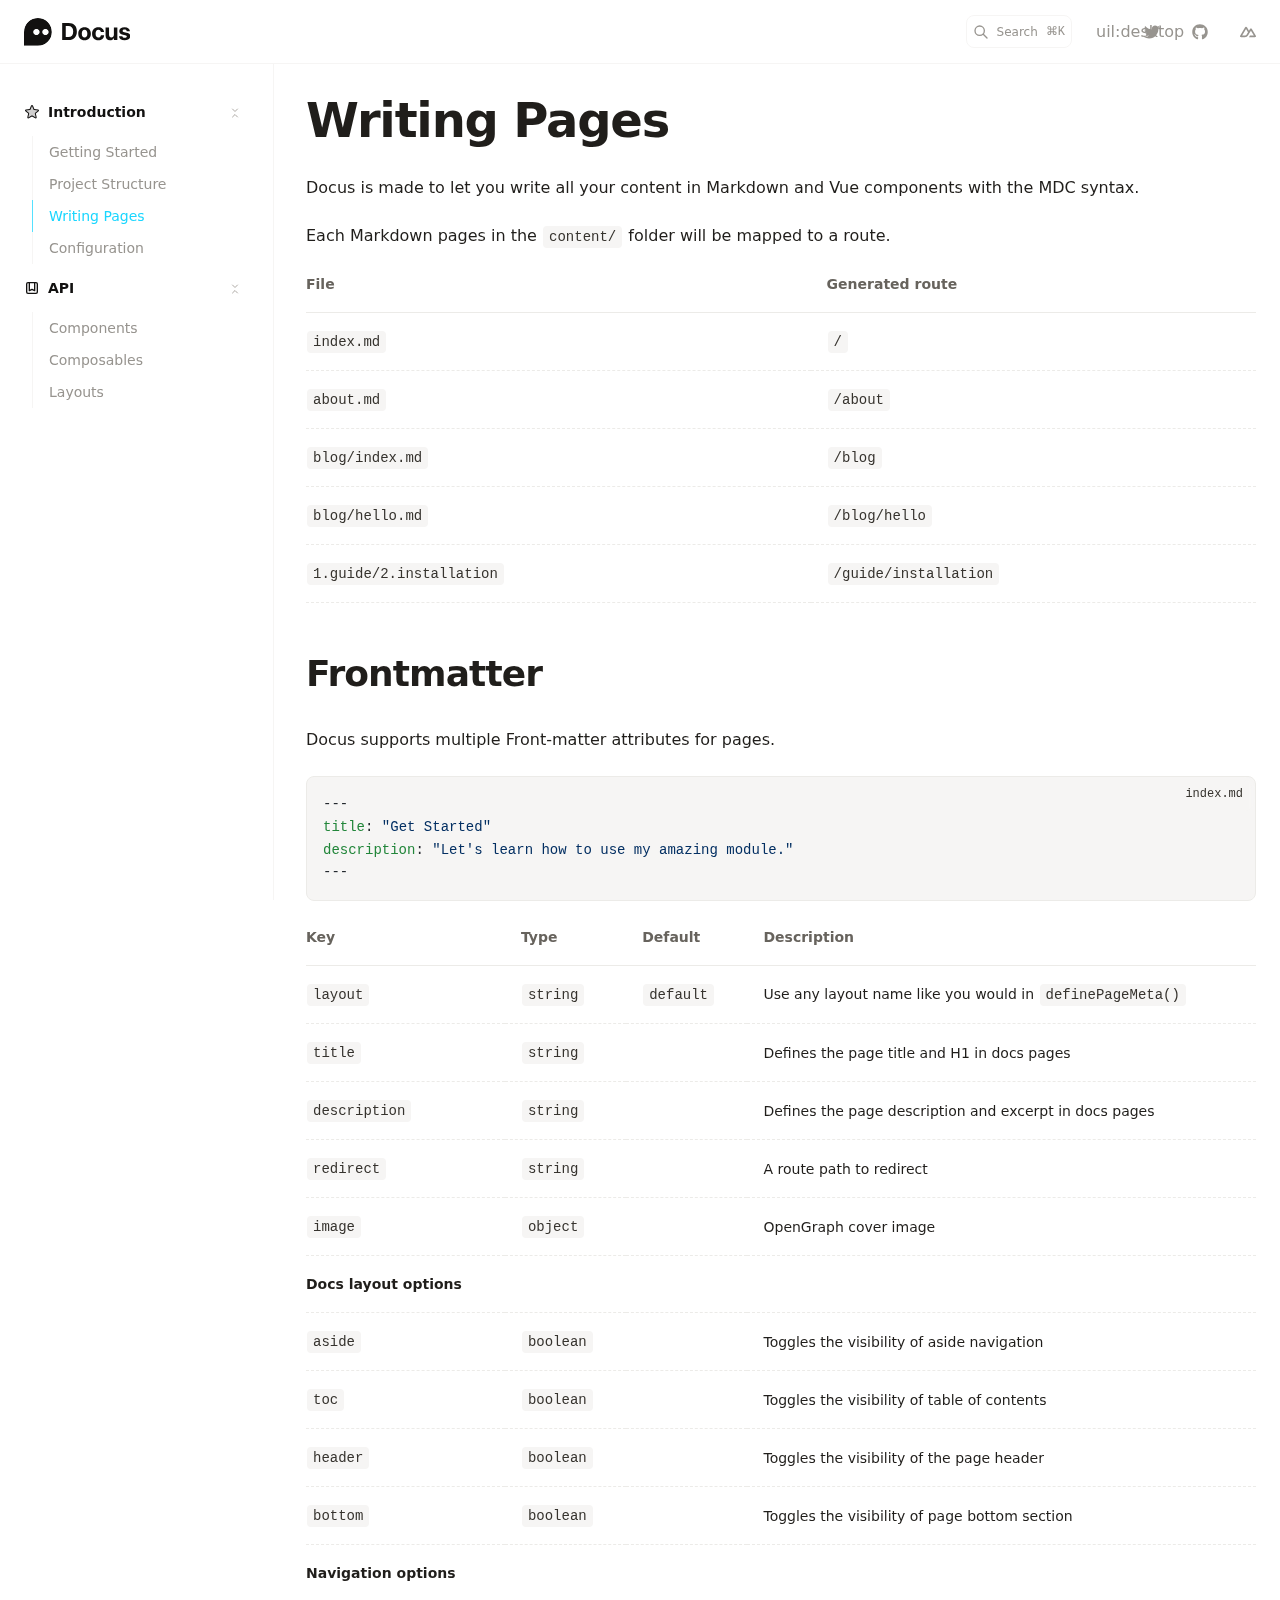
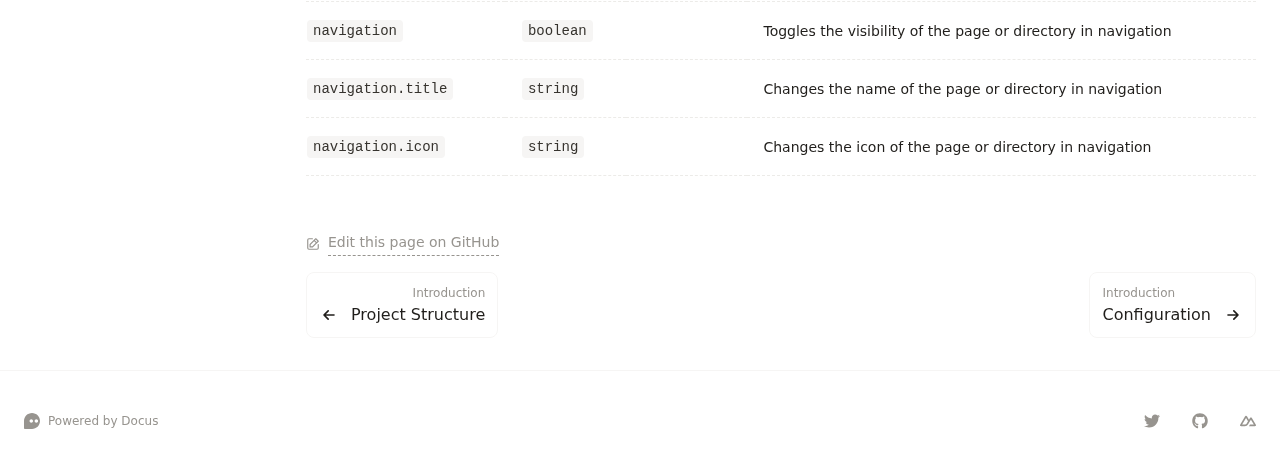
<file: introduction/writing-pages/index.html>
<!DOCTYPE html><html lang="en"><head><meta charset="utf-8">
<meta name="viewport" content="width=device-width, initial-scale=1">
<title>Writing Pages · Docus</title>
<meta name="twitter:card" content="summary_large_image">
<meta property="og:image" content="https://user-images.githubusercontent.com/904724/185365452-87b7ca7b-6030-4813-a2db-5e65c785bf88.png">
<meta property="og:title" content="Writing Pages">
<meta name="description" content="Docus is made to let you write all your content in Markdown and Vue components with the MDC syntax.">
<meta property="og:description" content="Docus is made to let you write all your content in Markdown and Vue components with the MDC syntax.">
<link rel="preload" as="fetch" crossorigin="anonymous" href="/introduction/writing-pages/_payload.json">
<link rel="stylesheet" href="/_nuxt/entry.cTSbSSWo.css">
<link rel="stylesheet" href="/_nuxt/DocumentDrivenNotFound.7VHrNemK.css">
<link rel="stylesheet" href="/_nuxt/ButtonLink.VclukkzW.css">
<link rel="stylesheet" href="/_nuxt/DocsPageLayout.pTRaHkQh.css">
<link rel="stylesheet" href="/_nuxt/DocsAside.Ovd0Fp7R.css">
<link rel="stylesheet" href="/_nuxt/ProseCodeInline.-lSEDUl2.css">
<link rel="stylesheet" href="/_nuxt/Alert.06o3nleJ.css">
<link rel="stylesheet" href="/_nuxt/DocsPageBottom.ZB3ujDoP.css">
<link rel="stylesheet" href="/_nuxt/ProseA.BTpm-ibL.css">
<link rel="stylesheet" href="/_nuxt/DocsPrevNext.b7vED56b.css">
<link rel="stylesheet" href="/_nuxt/DocsToc.0Sfoy6zb.css">
<link rel="stylesheet" href="/_nuxt/DocsTocLinks.uLoVYgtn.css">
<link rel="stylesheet" href="/_nuxt/ProseH1.kznfNM1q.css">
<link rel="stylesheet" href="/_nuxt/ProseP.RSimpUT9.css">
<link rel="stylesheet" href="/_nuxt/ProseTable.iNyObBwK.css">
<link rel="stylesheet" href="/_nuxt/ProseThead.UyupWzHz.css">
<link rel="stylesheet" href="/_nuxt/ProseTr.-TE9IW2E.css">
<link rel="stylesheet" href="/_nuxt/ProseTh.DqB5USRe.css">
<link rel="stylesheet" href="/_nuxt/ProseTd.sp-pXbkX.css">
<link rel="stylesheet" href="/_nuxt/ProseH2.KpbmU7jn.css">
<link rel="stylesheet" href="/_nuxt/ProsePre.nIRUQbb-.css">
<link rel="stylesheet" href="/_nuxt/ProseCode.A3mKjU5v.css">
<link rel="stylesheet" href="/_nuxt/ProseStrong.htOXUJQw.css">
<link rel="modulepreload" as="script" crossorigin href="/_nuxt/entry.DrTU5DLx.js">
<link rel="modulepreload" as="script" crossorigin href="/_nuxt/document-driven.to9VuDjf.js">
<link rel="modulepreload" as="script" crossorigin href="/_nuxt/DocumentDrivenEmpty.h26VL50U.js">
<link rel="modulepreload" as="script" crossorigin href="/_nuxt/ContentRenderer.L-8obilM.js">
<link rel="modulepreload" as="script" crossorigin href="/_nuxt/ContentRendererMarkdown.vue.-_ns6N-e.js">
<link rel="modulepreload" as="script" crossorigin href="/_nuxt/preview.N5ooVbtL.js">
<link rel="modulepreload" as="script" crossorigin href="/_nuxt/DocumentDrivenNotFound.O9GFcAq_.js">
<link rel="modulepreload" as="script" crossorigin href="/_nuxt/ButtonLink.UMpJ-RBN.js">
<link rel="modulepreload" as="script" crossorigin href="/_nuxt/slot.UY8JyFNH.js">
<link rel="modulepreload" as="script" crossorigin href="/_nuxt/node.V6KjywBy.js">
<link rel="modulepreload" as="script" crossorigin href="/_nuxt/IconDocus.677vjPlR.js">
<link rel="modulepreload" as="script" crossorigin href="/_nuxt/default.9dn9ZVyV.js">
<link rel="modulepreload" as="script" crossorigin href="/_nuxt/DocsPageLayout.z_mTCi0e.js">
<link rel="modulepreload" as="script" crossorigin href="/_nuxt/DocsAside.bHPxpoN4.js">
<link rel="modulepreload" as="script" crossorigin href="/_nuxt/ProseCodeInline.E_qv6A1O.js">
<link rel="modulepreload" as="script" crossorigin href="/_nuxt/Alert.0iHEPNaa.js">
<link rel="modulepreload" as="script" crossorigin href="/_nuxt/DocsPageBottom.4QO_v9wj.js">
<link rel="modulepreload" as="script" crossorigin href="/_nuxt/ProseA.sSI2YyYk.js">
<link rel="modulepreload" as="script" crossorigin href="/_nuxt/EditOnLink.vue.yfwvI-jj.js">
<link rel="modulepreload" as="script" crossorigin href="/_nuxt/DocsPrevNext.iN1qaAqA.js">
<link rel="modulepreload" as="script" crossorigin href="/_nuxt/DocsToc.6Tj2a7XM.js">
<link rel="modulepreload" as="script" crossorigin href="/_nuxt/DocsTocLinks.RQKYnrCm.js">
<link rel="modulepreload" as="script" crossorigin href="/_nuxt/ContentRendererMarkdown.gBSTykve.js">
<link rel="modulepreload" as="script" crossorigin href="/_nuxt/EditOnLink.t_w2q2Tv.js">
<link rel="modulepreload" as="script" crossorigin href="/_nuxt/ProseH1.1MQr1GVh.js">
<link rel="modulepreload" as="script" crossorigin href="/_nuxt/ProseP.Nr1XBVOf.js">
<link rel="modulepreload" as="script" crossorigin href="/_nuxt/ProseTable.55kYie2T.js">
<link rel="modulepreload" as="script" crossorigin href="/_nuxt/ProseThead.Rk1DB_2t.js">
<link rel="modulepreload" as="script" crossorigin href="/_nuxt/ProseTr.MCK3km6Z.js">
<link rel="modulepreload" as="script" crossorigin href="/_nuxt/ProseTh.P10pVGRj.js">
<link rel="modulepreload" as="script" crossorigin href="/_nuxt/ProseTbody.-AmpeyNK.js">
<link rel="modulepreload" as="script" crossorigin href="/_nuxt/ProseTd.-84Nj8cZ.js">
<link rel="modulepreload" as="script" crossorigin href="/_nuxt/ProseH2.QcRZIggw.js">
<link rel="modulepreload" as="script" crossorigin href="/_nuxt/ProsePre.0ks4poUy.js">
<link rel="modulepreload" as="script" crossorigin href="/_nuxt/ProseCode.RqENcKFF.js">
<link rel="modulepreload" as="script" crossorigin href="/_nuxt/ProseStrong.0eue4E35.js">
<link rel="prefetch" as="style" href="/_nuxt/page.W4S-D_bD.css">
<link rel="prefetch" as="script" crossorigin href="/_nuxt/page.65ytbEW_.js">
<link rel="prefetch" as="script" crossorigin href="/_nuxt/client-db.D3FO--z5.js">
<link rel="prefetch" as="script" crossorigin href="/_nuxt/slugify.H1Fw1f_8.js">
<link rel="prefetch" as="style" href="/_nuxt/useStudio.3MfaGMCn.css">
<link rel="prefetch" as="script" crossorigin href="/_nuxt/useStudio.UYfePTSp.js">
<link rel="prefetch" as="script" crossorigin href="/_nuxt/query.taV6W2WV.js">
<link rel="prefetch" as="style" href="/_nuxt/error-404._LjjY-y0.css">
<link rel="prefetch" as="script" crossorigin href="/_nuxt/error-404.Qw1TpCSj.js">
<link rel="prefetch" as="style" href="/_nuxt/error-500.Ke0_YfD7.css">
<link rel="prefetch" as="script" crossorigin href="/_nuxt/error-500.eo3guYUz.js">
<script type="module" src="/_nuxt/entry.DrTU5DLx.js" crossorigin></script><style id="pinceau-runtime-hydratable">@media{.phy[--]{--puid:8N8mrA-v;}.pv-VEg8QJ{padding-left:var(--elements-container-padding-mobile);padding-right:var(--elements-container-padding-mobile);}@media (min-width: 475px){.pv-VEg8QJ{padding-left:var(--elements-container-padding-xs);padding-right:var(--elements-container-padding-xs);}}@media (min-width: 640px){.pv-VEg8QJ{padding-left:var(--elements-container-padding-sm);padding-right:var(--elements-container-padding-sm);}}@media (min-width: 768px){.pv-VEg8QJ{padding-left:var(--elements-container-padding-md);padding-right:var(--elements-container-padding-md);}}} @media{.phy[--]{--puid:4QQh-5-v;}.pv-EZTgX3{max-width:var(--elements-container-maxWidth);padding-left:var(--elements-container-padding-mobile);padding-right:var(--elements-container-padding-mobile);}@media (min-width: 475px){.pv-EZTgX3{padding-left:var(--elements-container-padding-xs);padding-right:var(--elements-container-padding-xs);}}@media (min-width: 640px){.pv-EZTgX3{padding-left:var(--elements-container-padding-sm);padding-right:var(--elements-container-padding-sm);}}@media (min-width: 768px){.pv-EZTgX3{padding-left:var(--elements-container-padding-md);padding-right:var(--elements-container-padding-md);}}} </style><style id="pinceau-theme">@media { :root {--pinceau-mq: initial; --docus-search-results-highlight-color: white;--docus-search-results-window-maxHeight: 100%;--docus-search-results-window-maxWidth: 640px;--docus-search-results-window-marginTop: 0;--docus-search-input-borderStyle: solid;--docus-search-input-borderWidth: 1px;--docus-search-backdropFilter: blur(24px);--docus-loadingBar-gradientColorStop3: #0047e1;--docus-loadingBar-gradientColorStop2: #34cdfe;--docus-loadingBar-gradientColorStop1: #00dc82;--docus-loadingBar-height: 3px;--docus-readableLine: 78ch;--docus-footer-height: 145px;--docus-header-height: 64px;--prose-code-inline-padding: 0.2rem 0.375rem 0.2rem 0.375rem;--prose-code-block-backdropFilter: contrast(1);--prose-code-block-border-style: solid;--prose-code-block-border-width: 1px;--prose-tbody-tr-borderBottom-style: dashed;--prose-tbody-tr-borderBottom-width: 1px;--prose-th-textAlign: inherit;--prose-thead-borderBottom-style: solid;--prose-thead-borderBottom-width: 1px;--prose-thead-border-style: solid;--prose-thead-border-width: 0px;--prose-table-textAlign: start;--prose-hr-width: 1px;--prose-hr-style: solid;--prose-li-listStylePosition: outside;--prose-ol-li-markerColor: currentColor;--prose-ol-paddingInlineStart: 21px;--prose-ol-listStyleType: decimal;--prose-ul-li-markerColor: currentColor;--prose-ul-paddingInlineStart: 21px;--prose-ul-listStyleType: disc;--prose-blockquote-border-style: solid;--prose-blockquote-border-width: 4px;--prose-blockquote-quotes: '201C' '201D' '2018' '2019';--prose-blockquote-paddingInlineStart: 24px;--prose-a-code-color-hover: currentColor;--prose-a-code-color-static: currentColor;--prose-a-hasCode-borderBottom: none;--prose-a-border-distance: 2px;--prose-a-border-color-hover: currentColor;--prose-a-border-color-static: currentColor;--prose-a-border-style-hover: solid;--prose-a-border-style-static: dashed;--prose-a-border-width: 1px;--prose-a-color-static: inherit;--prose-a-textDecoration: none;--prose-h6-margin: 3rem 0 2rem;--prose-h5-margin: 3rem 0 2rem;--prose-h4-margin: 3rem 0 2rem;--prose-h3-margin: 3rem 0 2rem;--prose-h2-margin: 3rem 0 2rem;--prose-h1-margin: 0 0 2rem;--typography-lead-loose: 2;--typography-lead-relaxed: 1.625;--typography-lead-normal: 1.5;--typography-lead-snug: 1.375;--typography-lead-tight: 1.25;--typography-lead-none: 1;--typography-lead-10: 2.5rem;--typography-lead-9: 2.25rem;--typography-lead-8: 2rem;--typography-lead-7: 1.75rem;--typography-lead-6: 1.5rem;--typography-lead-5: 1.25rem;--typography-lead-4: 1rem;--typography-lead-3: .75rem;--typography-lead-2: .5rem;--typography-lead-1: .025rem;--typography-fontWeight-black: 900;--typography-fontWeight-extrabold: 800;--typography-fontWeight-bold: 700;--typography-fontWeight-semibold: 600;--typography-fontWeight-medium: 500;--typography-fontWeight-normal: 400;--typography-fontWeight-light: 300;--typography-fontWeight-extralight: 200;--typography-fontWeight-thin: 100;--typography-fontSize-9xl: 128px;--typography-fontSize-8xl: 96px;--typography-fontSize-7xl: 72px;--typography-fontSize-6xl: 60px;--typography-fontSize-5xl: 48px;--typography-fontSize-4xl: 36px;--typography-fontSize-3xl: 30px;--typography-fontSize-2xl: 24px;--typography-fontSize-xl: 20px;--typography-fontSize-lg: 18px;--typography-fontSize-base: 16px;--typography-fontSize-sm: 14px;--typography-fontSize-xs: 12px;--typography-letterSpacing-wide: 0.025em;--typography-letterSpacing-tight: -0.025em;--typography-verticalMargin-base: 24px;--typography-verticalMargin-sm: 16px;--elements-border-secondary-hover: [object Object];--elements-backdrop-background: #fffc;--elements-backdrop-filter: saturate(200%) blur(20px);--elements-container-maxWidth: 80rem;--lead-loose: 2;--lead-relaxed: 1.625;--lead-normal: 1.5;--lead-snug: 1.375;--lead-tight: 1.25;--lead-none: 1;--lead-10: 2.5rem;--lead-9: 2.25rem;--lead-8: 2rem;--lead-7: 1.75rem;--lead-6: 1.5rem;--lead-5: 1.25rem;--lead-4: 1rem;--lead-3: .75rem;--lead-2: .5rem;--lead-1: .025rem;--letterSpacing-widest: 0.1em;--letterSpacing-wider: 0.05em;--letterSpacing-wide: 0.025em;--letterSpacing-normal: 0em;--letterSpacing-tight: -0.025em;--letterSpacing-tighter: -0.05em;--fontSize-9xl: 8rem;--fontSize-8xl: 6rem;--fontSize-7xl: 4.5rem;--fontSize-6xl: 3.75rem;--fontSize-5xl: 3rem;--fontSize-4xl: 2.25rem;--fontSize-3xl: 1.875rem;--fontSize-2xl: 1.5rem;--fontSize-xl: 1.25rem;--fontSize-lg: 1.125rem;--fontSize-base: 1rem;--fontSize-sm: 0.875rem;--fontSize-xs: 0.75rem;--fontWeight-black: 900;--fontWeight-extrabold: 800;--fontWeight-bold: 700;--fontWeight-semibold: 600;--fontWeight-medium: 500;--fontWeight-normal: 400;--fontWeight-light: 300;--fontWeight-extralight: 200;--fontWeight-thin: 100;--font-mono: ui-monospace, SFMono-Regular, Menlo, Monaco, Consolas, Liberation Mono, Courier New, monospace;--font-serif: ui-serif, Georgia, Cambria, Times New Roman, Times, serif;--font-sans: ui-sans-serif, system-ui, -apple-system, BlinkMacSystemFont, Segoe UI, Roboto, Helvetica Neue, Arial, Noto Sans, sans-serif, Apple Color Emoji, Segoe UI Emoji, Segoe UI Symbol, Noto Color Emoji;--opacity-total: 1;--opacity-high: 0.8;--opacity-medium: 0.5;--opacity-soft: 0.3;--opacity-light: 0.15;--opacity-bright: 0.1;--opacity-noOpacity: 0;--borderWidth-lg: 3px;--borderWidth-md: 2px;--borderWidth-sm: 1px;--borderWidth-noBorder: 0;--space-rem-875: 0.875rem;--space-rem-625: 0.625rem;--space-rem-375: 0.375rem;--space-rem-125: 0.125rem;--space-px: 1px;--space-128: 32rem;--space-96: 24rem;--space-80: 20rem;--space-72: 18rem;--space-64: 16rem;--space-60: 15rem;--space-56: 14rem;--space-52: 13rem;--space-48: 12rem;--space-44: 11rem;--space-40: 10rem;--space-36: 9rem;--space-32: 8rem;--space-28: 7rem;--space-24: 6rem;--space-20: 5rem;--space-16: 4rem;--space-14: 3.5rem;--space-12: 3rem;--space-11: 2.75rem;--space-10: 2.5rem;--space-9: 2.25rem;--space-8: 2rem;--space-7: 1.75rem;--space-6: 1.5rem;--space-5: 1.25rem;--space-4: 1rem;--space-3: 0.75rem;--space-2: 0.5rem;--space-1: 0.25rem;--space-0: 0px;--size-full: 100%;--size-7xl: 80rem;--size-6xl: 72rem;--size-5xl: 64rem;--size-4xl: 56rem;--size-3xl: 48rem;--size-2xl: 42rem;--size-xl: 36rem;--size-lg: 32rem;--size-md: 28rem;--size-sm: 24rem;--size-xs: 20rem;--size-200: 200px;--size-104: 104px;--size-80: 80px;--size-64: 64px;--size-56: 56px;--size-48: 48px;--size-40: 40px;--size-32: 32px;--size-24: 24px;--size-20: 20px;--size-16: 16px;--size-12: 12px;--size-8: 8px;--size-6: 6px;--size-4: 4px;--size-2: 2px;--size-0: 0px;--radii-full: 9999px;--radii-3xl: 1.75rem;--radii-2xl: 1.5rem;--radii-xl: 1rem;--radii-lg: 0.75rem;--radii-md: 0.5rem;--radii-sm: 0.375rem;--radii-xs: 0.25rem;--radii-2xs: 0.125rem;--radii-none: 0px;--shadow-none: 0px 0px 0px 0px transparent;--height-screen: 100vh;--width-screen: 100vw;--color-primary-900: #001A1F;--color-primary-800: #00232B;--color-primary-700: #024757;--color-primary-600: #09A0C1;--color-primary-500: #1AD6FF;--color-primary-400: #55E1FF;--color-primary-300: #82E3FF;--color-primary-200: #C5F2FF;--color-primary-100: #DCF7FF;--color-primary-50: #F1FCFF;--color-ruby-900: #380011;--color-ruby-800: #700021;--color-ruby-700: #a90032;--color-ruby-600: #e10043;--color-ruby-500: #ff1a5e;--color-ruby-400: #ff4079;--color-ruby-300: #ff6694;--color-ruby-200: #ff8dae;--color-ruby-100: #ffb3c9;--color-ruby-50: #ffd9e4;--color-pink-900: #380025;--color-pink-800: #70004b;--color-pink-700: #a90070;--color-pink-600: #e10095;--color-pink-500: #ff1ab2;--color-pink-400: #ff40bf;--color-pink-300: #ff66cc;--color-pink-200: #ff8dd8;--color-pink-100: #ffb3e5;--color-pink-50: #ffd9f2;--color-purple-900: #190038;--color-purple-800: #330070;--color-purple-700: #4c00a9;--color-purple-600: #6500e1;--color-purple-500: #811aff;--color-purple-400: #9640ff;--color-purple-300: #ab66ff;--color-purple-200: #c08dff;--color-purple-100: #d5b3ff;--color-purple-50: #ead9ff;--color-royalblue-900: #0b0531;--color-royalblue-800: #160a62;--color-royalblue-700: #211093;--color-royalblue-600: #2c15c4;--color-royalblue-500: #4127e8;--color-royalblue-400: #614bec;--color-royalblue-300: #806ff0;--color-royalblue-200: #a093f3;--color-royalblue-100: #c0b7f7;--color-royalblue-50: #dfdbfb;--color-indigoblue-900: #001238;--color-indigoblue-800: #002370;--color-indigoblue-700: #0035a9;--color-indigoblue-600: #0047e1;--color-indigoblue-500: #1a62ff;--color-indigoblue-400: #407cff;--color-indigoblue-300: #6696ff;--color-indigoblue-200: #8db0ff;--color-indigoblue-100: #b3cbff;--color-indigoblue-50: #d9e5ff;--color-blue-900: #00131D;--color-blue-800: #002235;--color-blue-700: #014267;--color-blue-600: #0069A6;--color-blue-500: #1AADFF;--color-blue-400: #64C7FF;--color-blue-300: #A1DDFF;--color-blue-200: #C6EAFF;--color-blue-100: #DFF3FF;--color-blue-50: #F2FAFF;--color-lightblue-900: #002e38;--color-lightblue-800: #005c70;--color-lightblue-700: #008aa9;--color-lightblue-600: #00b9e1;--color-lightblue-500: #1ad6ff;--color-lightblue-400: #40ddff;--color-lightblue-300: #66e4ff;--color-lightblue-200: #8deaff;--color-lightblue-100: #b3f1ff;--color-lightblue-50: #d9f8ff;--color-teal-900: #062a28;--color-teal-800: #0b544f;--color-teal-700: #117d77;--color-teal-600: #16a79e;--color-teal-500: #1cd1c6;--color-teal-400: #36e4da;--color-teal-300: #5fe9e1;--color-teal-200: #87efe9;--color-teal-100: #aff4f0;--color-teal-50: #d7faf8;--color-pear-900: #2a2b09;--color-pear-800: #545512;--color-pear-700: #7e801b;--color-pear-600: #a8aa24;--color-pear-500: #d0d32f;--color-pear-400: #d8da52;--color-pear-300: #e0e274;--color-pear-200: #e8e997;--color-pear-100: #eff0ba;--color-pear-50: #f7f8dc;--color-red-900: #1C0301;--color-red-800: #340A01;--color-red-700: #701704;--color-red-600: #BB2402;--color-red-500: #FF3B10;--color-red-400: #FF7353;--color-red-300: #FFA692;--color-red-200: #FFDED7;--color-red-100: #FFF3F0;--color-red-50: #FFF9F8;--color-orange-900: #381800;--color-orange-800: #702f00;--color-orange-700: #a94700;--color-orange-600: #e15e00;--color-orange-500: #ff7a1a;--color-orange-400: #ff9040;--color-orange-300: #ffa666;--color-orange-200: #ffbd8d;--color-orange-100: #ffd3b3;--color-orange-50: #ffe9d9;--color-yellow-900: #1B1500;--color-yellow-800: #292100;--color-yellow-700: #614E02;--color-yellow-600: #CBA408;--color-yellow-500: #FBCA05;--color-yellow-400: #FFDC4E;--color-yellow-300: #FFE372;--color-yellow-200: #FFF0B1;--color-yellow-100: #FFF6D3;--color-yellow-50: #FFFCEE;--color-green-900: #00190F;--color-green-800: #002817;--color-green-700: #006037;--color-green-600: #00B467;--color-green-500: #0DD885;--color-green-400: #3CEEA5;--color-green-300: #86FBCB;--color-green-200: #C3FFE6;--color-green-100: #DEFFF1;--color-green-50: #ECFFF7;--color-gray-900: #121110;--color-gray-800: #201E1B;--color-gray-700: #36332E;--color-gray-600: #67635D;--color-gray-500: #97948F;--color-gray-400: #ADA9A4;--color-gray-300: #DBD9D3;--color-gray-200: #ECEBE8;--color-gray-100: #F6F5F4;--color-gray-50: #FBFBFB;--color-black: #0B0A0A;--color-white: #ffffff;--media-portrait: only screen and (orientation: portrait);--media-landscape: only screen and (orientation: landscape);--media-rm: (prefers-reduced-motion: reduce);--media-2xl: (min-width: 1536px);--media-xl: (min-width: 1280px);--media-lg: (min-width: 1024px);--media-md: (min-width: 768px);--media-sm: (min-width: 640px);--media-xs: (min-width: 475px);--docus-search-results-highlight-backgroundColor: var(--color-primary-500);--docus-search-results-selected-backgroundColor: var(--color-gray-300);--docus-search-results-window-borderRadius: none;--docus-search-results-window-marginX: 0;--docus-search-input-backgroundColor: var(--color-gray-200);--docus-search-input-padding: var(--space-2) var(--space-4);--docus-search-input-gap: var(--space-2);--docus-search-input-fontSize: var(--fontSize-sm);--docus-search-input-borderColor: var(--color-gray-200);--docus-search-input-borderRadius: var(--radii-2xs);--docus-footer-padding: var(--space-4) 0;--docus-header-title-color-hover: var(--color-primary-500);--docus-header-title-color-static: var(--color-gray-900);--docus-header-title-fontWeight: var(--fontWeight-bold);--docus-header-title-fontSize: var(--fontSize-2xl);--docus-header-logo-height: var(--space-6);--docus-body-fontFamily: var(--font-sans);--docus-body-color: var(--color-gray-800);--docus-body-backgroundColor: var(--color-white);--prose-code-inline-fontWeight: var(--typography-fontWeight-normal);--prose-code-inline-fontSize: var(--typography-fontSize-sm);--prose-code-inline-borderRadius: var(--radii-xs);--prose-code-block-pre-padding: var(--typography-verticalMargin-sm);--prose-code-block-margin: var(--typography-verticalMargin-base) 0;--prose-code-block-fontSize: var(--typography-fontSize-sm);--prose-tbody-code-inline-fontSize: var(--typography-fontSize-sm);--prose-tbody-td-padding: var(--typography-verticalMargin-sm);--prose-th-fontWeight: var(--typography-fontWeight-semibold);--prose-th-padding: 0 var(--typography-verticalMargin-sm) var(--typography-verticalMargin-sm) var(--typography-verticalMargin-sm);--prose-table-lineHeight: var(--typography-lead-6);--prose-table-fontSize: var(--typography-fontSize-sm);--prose-table-margin: var(--typography-verticalMargin-base) 0;--prose-hr-margin: var(--typography-verticalMargin-base) 0;--prose-li-margin: var(--typography-verticalMargin-sm) 0;--prose-ol-margin: var(--typography-verticalMargin-base) 0;--prose-ul-margin: var(--typography-verticalMargin-base) 0;--prose-blockquote-margin: var(--typography-verticalMargin-base) 0;--prose-a-code-border-style: var(--prose-a-border-style-static);--prose-a-code-border-width: var(--prose-a-border-width);--prose-a-fontWeight: var(--typography-fontWeight-medium);--prose-img-margin: var(--typography-verticalMargin-base) 0;--prose-strong-fontWeight: var(--typography-fontWeight-semibold);--prose-h6-iconSize: var(--typography-fontSize-base);--prose-h6-fontWeight: var(--typography-fontWeight-semibold);--prose-h6-lineHeight: var(--typography-lead-normal);--prose-h6-fontSize: var(--typography-fontSize-lg);--prose-h5-iconSize: var(--typography-fontSize-lg);--prose-h5-fontWeight: var(--typography-fontWeight-semibold);--prose-h5-lineHeight: var(--typography-lead-snug);--prose-h5-fontSize: var(--typography-fontSize-xl);--prose-h4-iconSize: var(--typography-fontSize-lg);--prose-h4-letterSpacing: var(--typography-letterSpacing-tight);--prose-h4-fontWeight: var(--typography-fontWeight-semibold);--prose-h4-lineHeight: var(--typography-lead-snug);--prose-h4-fontSize: var(--typography-fontSize-2xl);--prose-h3-iconSize: var(--typography-fontSize-xl);--prose-h3-letterSpacing: var(--typography-letterSpacing-tight);--prose-h3-fontWeight: var(--typography-fontWeight-semibold);--prose-h3-lineHeight: var(--typography-lead-snug);--prose-h3-fontSize: var(--typography-fontSize-3xl);--prose-h2-iconSize: var(--typography-fontSize-2xl);--prose-h2-letterSpacing: var(--typography-letterSpacing-tight);--prose-h2-fontWeight: var(--typography-fontWeight-semibold);--prose-h2-lineHeight: var(--typography-lead-tight);--prose-h2-fontSize: var(--typography-fontSize-4xl);--prose-h1-iconSize: var(--typography-fontSize-3xl);--prose-h1-letterSpacing: var(--typography-letterSpacing-tight);--prose-h1-fontWeight: var(--typography-fontWeight-bold);--prose-h1-lineHeight: var(--typography-lead-tight);--prose-h1-fontSize: var(--typography-fontSize-5xl);--prose-p-br-margin: var(--typography-verticalMargin-base) 0 0 0;--prose-p-margin: var(--typography-verticalMargin-base) 0;--prose-p-lineHeight: var(--typography-lead-normal);--prose-p-fontSize: var(--typography-fontSize-base);--typography-color-secondary-900: var(--color-gray-900);--typography-color-secondary-800: var(--color-gray-800);--typography-color-secondary-700: var(--color-gray-700);--typography-color-secondary-600: var(--color-gray-600);--typography-color-secondary-500: var(--color-gray-500);--typography-color-secondary-400: var(--color-gray-400);--typography-color-secondary-300: var(--color-gray-300);--typography-color-secondary-200: var(--color-gray-200);--typography-color-secondary-100: var(--color-gray-100);--typography-color-secondary-50: var(--color-gray-50);--typography-color-primary-900: var(--color-primary-900);--typography-color-primary-800: var(--color-primary-800);--typography-color-primary-700: var(--color-primary-700);--typography-color-primary-600: var(--color-primary-600);--typography-color-primary-500: var(--color-primary-500);--typography-color-primary-400: var(--color-primary-400);--typography-color-primary-300: var(--color-primary-300);--typography-color-primary-200: var(--color-primary-200);--typography-color-primary-100: var(--color-primary-100);--typography-color-primary-50: var(--color-primary-50);--typography-font-code: var(--font-mono);--typography-font-body: var(--font-sans);--typography-font-display: var(--font-sans);--typography-body-backgroundColor: var(--color-white);--typography-body-color: var(--color-black);--elements-state-danger-borderColor-secondary: var(--color-red-200);--elements-state-danger-borderColor-primary: var(--color-red-100);--elements-state-danger-backgroundColor-secondary: var(--color-red-100);--elements-state-danger-backgroundColor-primary: var(--color-red-50);--elements-state-danger-color-secondary: var(--color-red-600);--elements-state-danger-color-primary: var(--color-red-500);--elements-state-warning-borderColor-secondary: var(--color-yellow-200);--elements-state-warning-borderColor-primary: var(--color-yellow-100);--elements-state-warning-backgroundColor-secondary: var(--color-yellow-100);--elements-state-warning-backgroundColor-primary: var(--color-yellow-50);--elements-state-warning-color-secondary: var(--color-yellow-700);--elements-state-warning-color-primary: var(--color-yellow-600);--elements-state-success-borderColor-secondary: var(--color-green-200);--elements-state-success-borderColor-primary: var(--color-green-100);--elements-state-success-backgroundColor-secondary: var(--color-green-100);--elements-state-success-backgroundColor-primary: var(--color-green-50);--elements-state-success-color-secondary: var(--color-green-600);--elements-state-success-color-primary: var(--color-green-500);--elements-state-info-borderColor-secondary: var(--color-blue-200);--elements-state-info-borderColor-primary: var(--color-blue-100);--elements-state-info-backgroundColor-secondary: var(--color-blue-100);--elements-state-info-backgroundColor-primary: var(--color-blue-50);--elements-state-info-color-secondary: var(--color-blue-600);--elements-state-info-color-primary: var(--color-blue-500);--elements-state-primary-borderColor-secondary: var(--color-primary-200);--elements-state-primary-borderColor-primary: var(--color-primary-100);--elements-state-primary-backgroundColor-secondary: var(--color-primary-100);--elements-state-primary-backgroundColor-primary: var(--color-primary-50);--elements-state-primary-color-secondary: var(--color-primary-700);--elements-state-primary-color-primary: var(--color-primary-600);--elements-surface-secondary-backgroundColor: var(--color-gray-200);--elements-surface-primary-backgroundColor: var(--color-gray-100);--elements-surface-background-base: var(--color-gray-100);--elements-border-secondary-static: var(--color-gray-200);--elements-border-primary-hover: var(--color-gray-200);--elements-border-primary-static: var(--color-gray-100);--elements-container-padding-md: var(--space-6);--elements-container-padding-sm: var(--space-6);--elements-container-padding-xs: var(--space-4);--elements-container-padding-mobile: var(--space-4);--elements-text-secondary-color-hover: var(--color-gray-700);--elements-text-secondary-color-static: var(--color-gray-500);--elements-text-primary-color-static: var(--color-gray-900);--text-6xl-lineHeight: var(--lead-none);--text-6xl-fontSize: var(--fontSize-6xl);--text-5xl-lineHeight: var(--lead-none);--text-5xl-fontSize: var(--fontSize-5xl);--text-4xl-lineHeight: var(--lead-10);--text-4xl-fontSize: var(--fontSize-4xl);--text-3xl-lineHeight: var(--lead-9);--text-3xl-fontSize: var(--fontSize-3xl);--text-2xl-lineHeight: var(--lead-8);--text-2xl-fontSize: var(--fontSize-2xl);--text-xl-lineHeight: var(--lead-7);--text-xl-fontSize: var(--fontSize-xl);--text-lg-lineHeight: var(--lead-7);--text-lg-fontSize: var(--fontSize-lg);--text-base-lineHeight: var(--lead-6);--text-base-fontSize: var(--fontSize-base);--text-sm-lineHeight: var(--lead-5);--text-sm-fontSize: var(--fontSize-sm);--text-xs-lineHeight: var(--lead-4);--text-xs-fontSize: var(--fontSize-xs);--color-shadow: var(--color-gray-400);--color-secondary-900: var(--color-gray-900);--color-secondary-800: var(--color-gray-800);--color-secondary-700: var(--color-gray-700);--color-secondary-600: var(--color-gray-600);--color-secondary-500: var(--color-gray-500);--color-secondary-400: var(--color-gray-400);--color-secondary-300: var(--color-gray-300);--color-secondary-200: var(--color-gray-200);--color-secondary-100: var(--color-gray-100);--color-secondary-50: var(--color-gray-50);--prose-code-inline-backgroundColor: var(--typography-color-secondary-100);--prose-code-inline-color: var(--typography-color-secondary-700);--prose-code-block-backgroundColor: var(--typography-color-secondary-100);--prose-code-block-color: var(--typography-color-secondary-700);--prose-code-block-border-color: var(--typography-color-secondary-200);--prose-tbody-tr-borderBottom-color: var(--typography-color-secondary-200);--prose-th-color: var(--typography-color-secondary-600);--prose-thead-borderBottom-color: var(--typography-color-secondary-200);--prose-thead-border-color: var(--typography-color-secondary-300);--prose-hr-color: var(--typography-color-secondary-200);--prose-blockquote-border-color: var(--typography-color-secondary-200);--prose-blockquote-color: var(--typography-color-secondary-500);--prose-a-code-background-hover: var(--typography-color-primary-50);--prose-a-code-border-color-hover: var(--typography-color-primary-500);--prose-a-code-border-color-static: var(--typography-color-secondary-400);--prose-a-color-hover: var(--typography-color-primary-500);--shadow-2xl: 0px 25px 50px -12px var(--color-shadow);--shadow-xl: 0px 20px 25px -5px var(--color-shadow), 0px 8px 10px -6px var(--color-shadow);--shadow-lg: 0px 10px 15px -3px var(--color-shadow), 0px 4px 6px -4px var(--color-shadow);--shadow-md: 0px 4px 6px -1px var(--color-shadow), 0px 2px 4px -2px var(--color-shadow);--shadow-sm: 0px 1px 3px 0px var(--color-shadow), 0px 1px 2px -1px var(--color-shadow);--shadow-xs: 0px 1px 2px 0px var(--color-shadow); } }@media { :root.dark {--pinceau-mq: dark; --prose-code-block-backdropFilter: contrast(1);--prose-ol-li-markerColor: currentColor;--prose-ul-li-markerColor: currentColor;--prose-a-code-color-hover: currentColor;--prose-a-code-color-static: currentColor;--prose-a-border-color-hover: currentColor;--prose-a-border-color-static: currentColor;--prose-a-color-static: inherit;--elements-backdrop-background: #0c0d0ccc;--docus-search-results-selected-backgroundColor: var(--color-gray-700);--docus-search-input-backgroundColor: var(--color-gray-800);--docus-search-input-borderColor: transparent;--docus-header-title-color-static: var(--color-gray-100);--docus-body-color: var(--color-gray-200);--docus-body-backgroundColor: var(--color-black);--typography-body-backgroundColor: var(--color-black);--typography-body-color: var(--color-white);--elements-state-danger-borderColor-secondary: var(--color-red-700);--elements-state-danger-borderColor-primary: var(--color-red-800);--elements-state-danger-backgroundColor-secondary: var(--color-red-800);--elements-state-danger-backgroundColor-primary: var(--color-red-900);--elements-state-danger-color-secondary: var(--color-red-200);--elements-state-danger-color-primary: var(--color-red-300);--elements-state-warning-borderColor-secondary: var(--color-yellow-700);--elements-state-warning-borderColor-primary: var(--color-yellow-800);--elements-state-warning-backgroundColor-secondary: var(--color-yellow-800);--elements-state-warning-backgroundColor-primary: var(--color-yellow-900);--elements-state-warning-color-secondary: var(--color-yellow-200);--elements-state-warning-color-primary: var(--color-yellow-400);--elements-state-success-borderColor-secondary: var(--color-green-700);--elements-state-success-borderColor-primary: var(--color-green-800);--elements-state-success-backgroundColor-secondary: var(--color-green-800);--elements-state-success-backgroundColor-primary: var(--color-green-900);--elements-state-success-color-secondary: var(--color-green-200);--elements-state-success-color-primary: var(--color-green-400);--elements-state-info-borderColor-secondary: var(--color-blue-700);--elements-state-info-borderColor-primary: var(--color-blue-800);--elements-state-info-backgroundColor-secondary: var(--color-blue-800);--elements-state-info-backgroundColor-primary: var(--color-blue-900);--elements-state-info-color-secondary: var(--color-blue-200);--elements-state-info-color-primary: var(--color-blue-400);--elements-state-primary-borderColor-secondary: var(--color-primary-700);--elements-state-primary-borderColor-primary: var(--color-primary-800);--elements-state-primary-backgroundColor-secondary: var(--color-primary-800);--elements-state-primary-backgroundColor-primary: var(--color-primary-900);--elements-state-primary-color-secondary: var(--color-primary-200);--elements-state-primary-color-primary: var(--color-primary-400);--elements-surface-secondary-backgroundColor: var(--color-gray-800);--elements-surface-primary-backgroundColor: var(--color-gray-900);--elements-surface-background-base: var(--color-gray-900);--elements-border-secondary-static: var(--color-gray-800);--elements-border-primary-hover: var(--color-gray-800);--elements-border-primary-static: var(--color-gray-900);--elements-text-secondary-color-hover: var(--color-gray-200);--elements-text-secondary-color-static: var(--color-gray-400);--elements-text-primary-color-static: var(--color-gray-50);--color-shadow: var(--color-gray-800);--prose-code-inline-backgroundColor: var(--typography-color-secondary-800);--prose-code-inline-color: var(--typography-color-secondary-200);--prose-code-block-backgroundColor: var(--typography-color-secondary-900);--prose-code-block-color: var(--typography-color-secondary-200);--prose-code-block-border-color: var(--typography-color-secondary-800);--prose-tbody-tr-borderBottom-color: var(--typography-color-secondary-800);--prose-th-color: var(--typography-color-secondary-400);--prose-thead-borderBottom-color: var(--typography-color-secondary-800);--prose-thead-border-color: var(--typography-color-secondary-600);--prose-hr-color: var(--typography-color-secondary-800);--prose-blockquote-border-color: var(--typography-color-secondary-700);--prose-blockquote-color: var(--typography-color-secondary-400);--prose-a-code-background-hover: var(--typography-color-primary-900);--prose-a-code-border-color-hover: var(--typography-color-primary-600);--prose-a-code-border-color-static: var(--typography-color-secondary-600);--prose-a-color-hover: var(--typography-color-primary-400); } }@media (min-width: 640px) { :root {--pinceau-mq: sm; --docus-search-results-window-maxHeight: 320px;--docus-search-results-window-marginTop: 20vh;--docus-footer-height: 100px;--docus-search-results-window-borderRadius: var(--radii-xs);--docus-search-results-window-marginX: var(--space-4);--docus-header-logo-height: var(--space-7); } }</style><script>"use strict";(()=>{const a=window,e=document.documentElement,m=["dark","light"],c=window&&window.localStorage&&window.localStorage.getItem&&window.localStorage.getItem("nuxt-color-mode")||"system";let n=c==="system"?d():c;const l=e.getAttribute("data-color-mode-forced");l&&(n=l),i(n),a["__NUXT_COLOR_MODE__"]={preference:c,value:n,getColorScheme:d,addColorScheme:i,removeColorScheme:f};function i(o){const t=""+o+"",s="theme";e.classList?e.classList.add(t):e.className+=" "+t,s&&e.setAttribute("data-"+s,o)}function f(o){const t=""+o+"",s="theme";e.classList?e.classList.remove(t):e.className=e.className.replace(new RegExp(t,"g"),""),s&&e.removeAttribute("data-"+s)}function r(o){return a.matchMedia("(prefers-color-scheme"+o+")")}function d(){if(a.matchMedia&&r("").media!=="not all"){for(const o of m)if(r(":"+o).matches)return o}return"light"}})();
</script></head><body><!----><!--teleport anchor--><!----><!--teleport anchor--><div id="__nuxt"><div class="app-layout" data-v-a5b6db96><div class="nuxt-progress" style="width:0%;opacity:0;background-size:Infinity% auto;" data-v-a5b6db96></div><header class="has-dialog" data-v-a5b6db96 data-v-ce7b64c9><div class="container pv-VEg8QJ pc-8N8mrA" data-v-ce7b64c9 data-v-dee2dd78><!--[--><div class="section left" data-v-ce7b64c9><!--[--><button aria-label="Menu" data-v-bf603525><svg xmlns="http://www.w3.org/2000/svg" xmlns:xlink="http://www.w3.org/1999/xlink" role="img" class="icon" data-v-bf603525 style="" width="1em" height="1em" viewBox="0 0 24 24" data-v-2de1f9e6><path fill="none" stroke="currentColor" stroke-linecap="round" stroke-linejoin="round" stroke-width="2" d="M4 6h16M4 12h16M4 18h16"/></svg></button><!--teleport start--><!--teleport end--><!--]--><a href="/" class="navbar-logo" aria-label="Docus" data-v-ce7b64c9 data-v-1a556904><span class="logo" data-v-1a556904><svg viewbox="0 0 167 44" fill="none" xmlns="http://www.w3.org/2000/svg" data-v-1a556904 data-v-ddb4bf5c><path d="M60 34.5945H70.2569C78.3172 34.5945 83.064 29.6369 83.064 21.1959V21.159C83.064 12.7365 78.2986 8 70.2569 8H60V34.5945ZM65.6217 29.987V12.5891H69.5867C74.5197 12.5891 77.3306 15.63 77.3306 21.1775V21.2143C77.3306 26.9645 74.6128 29.987 69.5867 29.987H65.6217Z" fill="currentColor" data-v-ddb4bf5c></path><path d="M95.1966 35C101.228 35 105.081 31.1666 105.081 24.716V24.6792C105.081 18.284 101.153 14.4321 95.178 14.4321C89.2211 14.4321 85.312 18.3208 85.312 24.6792V24.716C85.312 31.1481 89.1281 35 95.1966 35ZM95.2152 30.7795C92.5346 30.7795 90.8407 28.5863 90.8407 24.716V24.6792C90.8407 20.8642 92.5532 18.6526 95.178 18.6526C97.8213 18.6526 99.5525 20.8642 99.5525 24.6792V24.716C99.5525 28.5679 97.8585 30.7795 95.2152 30.7795Z" fill="currentColor" data-v-ddb4bf5c></path><path d="M116.823 35C122.147 35 125.59 31.7195 125.851 27.4068V27.2962H120.788L120.769 27.4621C120.397 29.4526 119.038 30.7795 116.86 30.7795C114.179 30.7795 112.504 28.5863 112.504 24.716V24.6976C112.504 20.9195 114.179 18.6526 116.841 18.6526C119.094 18.6526 120.415 20.0901 120.751 21.97L120.788 22.1358H125.832V22.0068C125.628 17.7311 122.184 14.4321 116.767 14.4321C110.792 14.4321 106.975 18.3577 106.975 24.6792V24.6976C106.975 31.0744 110.736 35 116.823 35Z" fill="currentColor" data-v-ddb4bf5c></path><path d="M135.08 35C138.095 35 140.143 33.5993 141.167 31.3324H141.278V34.5945H146.714V14.8375H141.278V26.1904C141.278 28.7706 139.733 30.5399 137.295 30.5399C134.856 30.5399 133.628 29.0471 133.628 26.4669V14.8375H128.192V27.5911C128.192 32.2171 130.687 35 135.08 35Z" fill="currentColor" data-v-ddb4bf5c></path><path d="M158.27 35C163.407 35 167 32.4567 167 28.5863V28.5679C167 25.656 165.287 24.0341 161.118 23.1679L157.73 22.4491C155.719 22.0253 155.031 21.3618 155.031 20.3481V20.3297C155.031 19.058 156.203 18.2287 158.083 18.2287C160.094 18.2287 161.267 19.2976 161.453 20.7167L161.471 20.8642H166.479V20.6799C166.348 17.215 163.389 14.4321 158.083 14.4321C153.001 14.4321 149.725 16.8648 149.725 20.6246V20.643C149.725 23.5918 151.68 25.5085 155.552 26.3195L158.94 27.0198C160.894 27.4437 161.564 28.0519 161.564 29.1024V29.1208C161.564 30.3925 160.317 31.185 158.27 31.185C156.092 31.185 154.919 30.2819 154.565 28.7338L154.528 28.5679H149.223L149.241 28.7338C149.669 32.4751 152.741 35 158.27 35Z" fill="currentColor" data-v-ddb4bf5c></path><mask id="mask0_109_36" style="mask-type:alpha;" maskUnits="userSpaceOnUse" x="0" y="0" width="44" height="44" data-v-ddb4bf5c><path fill-rule="evenodd" clip-rule="evenodd" d="M0 21.8104C0 9.76479 9.80347 0 21.8967 0C33.99 0 43.7935 9.76479 43.7935 21.8104C43.7935 33.8559 33.99 43.6207 21.8967 43.6207H0V21.8104ZM19.5294 17.0944C22.1442 17.0944 24.2641 19.2059 24.2641 21.8104C24.2641 24.4148 22.1442 26.526 19.5294 26.526C16.9147 26.526 14.7948 24.4148 14.7948 21.8101C14.7948 19.2059 16.9147 17.0944 19.5294 17.0944V17.0944ZM38.4674 21.8104C38.4674 19.2059 36.3475 17.0944 33.7328 17.0944C31.1183 17.0944 28.9984 19.2059 28.9984 21.8104C28.9984 24.4148 31.1183 26.526 33.7328 26.526C36.3475 26.526 38.4674 24.4148 38.4674 21.8101V21.8104Z" fill="white" data-v-ddb4bf5c></path></mask><g mask="url(#mask0_109_36)" data-v-ddb4bf5c><path fill-rule="evenodd" clip-rule="evenodd" d="M0 21.8104C0 9.76479 9.80347 0 21.8967 0C33.99 0 43.7935 9.76479 43.7935 21.8104C43.7935 33.8559 33.99 43.6207 21.8967 43.6207H0V21.8104ZM19.5294 17.0944C22.1442 17.0944 24.2641 19.2059 24.2641 21.8104C24.2641 24.4148 22.1442 26.526 19.5294 26.526C16.9147 26.526 14.7948 24.4148 14.7948 21.8101C14.7948 19.2059 16.9147 17.0944 19.5294 17.0944V17.0944ZM38.4674 21.8104C38.4674 19.2059 36.3475 17.0944 33.7328 17.0944C31.1183 17.0944 28.9984 19.2059 28.9984 21.8104C28.9984 24.4148 31.1183 26.526 33.7328 26.526C36.3475 26.526 38.4674 24.4148 38.4674 21.8101V21.8104Z" fill="currentColor" data-v-ddb4bf5c></path><path d="M9.9987e-06 43.6206H-0.156525V43.7762H9.9987e-06V43.6206ZM21.8967 -0.156006C9.71704 -0.156006 -0.156525 9.67861 -0.156525 21.8106H0.156545C0.156545 9.8508 9.88991 0.155828 21.8967 0.155828V-0.156006ZM43.9497 21.8103C43.9497 9.67861 34.0764 -0.156006 21.8967 -0.156006V0.155828C33.9036 0.155828 43.6369 9.8508 43.6369 21.8103H43.9497ZM21.8967 43.7762C34.0764 43.7762 43.9497 33.9419 43.9497 21.8103H43.6369C43.6369 33.7697 33.9036 43.4647 21.8967 43.4647V43.7762V43.7762ZM9.9987e-06 43.7762H21.8967V43.4647H9.9987e-06V43.7762ZM-0.156525 21.8103V43.6206H0.156545V21.8103H-0.156525ZM24.4203 21.8103C24.4203 19.1197 22.2306 16.9387 19.5294 16.9387V17.2502C22.0577 17.2502 24.1075 19.2916 24.1075 21.8103H24.4203V21.8103ZM19.5294 26.6816C22.2306 26.6816 24.4203 24.5005 24.4203 21.8103H24.1075C24.1075 24.3286 22.058 26.37 19.5294 26.37V26.6816V26.6816ZM14.6385 21.8106C14.6385 24.5008 16.8282 26.6819 19.5294 26.6819V26.3703C17.0011 26.3703 14.9513 24.3289 14.9513 21.8106H14.6385ZM19.5297 16.9387C16.8285 16.9387 14.6388 19.1197 14.6388 21.8103H14.9516C14.9516 19.2916 17.0011 17.2502 19.5297 17.2502V16.9387ZM33.7331 17.2502C36.2617 17.2502 38.3112 19.2916 38.3112 21.8103H38.624C38.624 19.1197 36.4343 16.9387 33.7331 16.9387V17.2502V17.2502ZM29.155 21.8103C29.155 19.2916 31.2045 17.2502 33.7328 17.2502V16.9387C31.0319 16.9387 28.8422 19.1197 28.8422 21.8103H29.155ZM33.7328 26.37C31.2045 26.37 29.155 24.3286 29.155 21.8103H28.8422C28.8422 24.5005 31.0319 26.6816 33.7328 26.6816V26.37ZM38.3109 21.8106C38.3109 24.3289 36.2614 26.3703 33.7328 26.3703V26.6819C36.434 26.6819 38.6237 24.5008 38.6237 21.8106H38.3109Z" fill="currentColor" data-v-ddb4bf5c></path></g></svg></span></a></div><div class="section center" data-v-ce7b64c9><a href="/" class="navbar-logo" aria-label="Docus" data-v-ce7b64c9 data-v-1a556904><span class="logo" data-v-1a556904><svg viewbox="0 0 167 44" fill="none" xmlns="http://www.w3.org/2000/svg" data-v-1a556904 data-v-ddb4bf5c><path d="M60 34.5945H70.2569C78.3172 34.5945 83.064 29.6369 83.064 21.1959V21.159C83.064 12.7365 78.2986 8 70.2569 8H60V34.5945ZM65.6217 29.987V12.5891H69.5867C74.5197 12.5891 77.3306 15.63 77.3306 21.1775V21.2143C77.3306 26.9645 74.6128 29.987 69.5867 29.987H65.6217Z" fill="currentColor" data-v-ddb4bf5c></path><path d="M95.1966 35C101.228 35 105.081 31.1666 105.081 24.716V24.6792C105.081 18.284 101.153 14.4321 95.178 14.4321C89.2211 14.4321 85.312 18.3208 85.312 24.6792V24.716C85.312 31.1481 89.1281 35 95.1966 35ZM95.2152 30.7795C92.5346 30.7795 90.8407 28.5863 90.8407 24.716V24.6792C90.8407 20.8642 92.5532 18.6526 95.178 18.6526C97.8213 18.6526 99.5525 20.8642 99.5525 24.6792V24.716C99.5525 28.5679 97.8585 30.7795 95.2152 30.7795Z" fill="currentColor" data-v-ddb4bf5c></path><path d="M116.823 35C122.147 35 125.59 31.7195 125.851 27.4068V27.2962H120.788L120.769 27.4621C120.397 29.4526 119.038 30.7795 116.86 30.7795C114.179 30.7795 112.504 28.5863 112.504 24.716V24.6976C112.504 20.9195 114.179 18.6526 116.841 18.6526C119.094 18.6526 120.415 20.0901 120.751 21.97L120.788 22.1358H125.832V22.0068C125.628 17.7311 122.184 14.4321 116.767 14.4321C110.792 14.4321 106.975 18.3577 106.975 24.6792V24.6976C106.975 31.0744 110.736 35 116.823 35Z" fill="currentColor" data-v-ddb4bf5c></path><path d="M135.08 35C138.095 35 140.143 33.5993 141.167 31.3324H141.278V34.5945H146.714V14.8375H141.278V26.1904C141.278 28.7706 139.733 30.5399 137.295 30.5399C134.856 30.5399 133.628 29.0471 133.628 26.4669V14.8375H128.192V27.5911C128.192 32.2171 130.687 35 135.08 35Z" fill="currentColor" data-v-ddb4bf5c></path><path d="M158.27 35C163.407 35 167 32.4567 167 28.5863V28.5679C167 25.656 165.287 24.0341 161.118 23.1679L157.73 22.4491C155.719 22.0253 155.031 21.3618 155.031 20.3481V20.3297C155.031 19.058 156.203 18.2287 158.083 18.2287C160.094 18.2287 161.267 19.2976 161.453 20.7167L161.471 20.8642H166.479V20.6799C166.348 17.215 163.389 14.4321 158.083 14.4321C153.001 14.4321 149.725 16.8648 149.725 20.6246V20.643C149.725 23.5918 151.68 25.5085 155.552 26.3195L158.94 27.0198C160.894 27.4437 161.564 28.0519 161.564 29.1024V29.1208C161.564 30.3925 160.317 31.185 158.27 31.185C156.092 31.185 154.919 30.2819 154.565 28.7338L154.528 28.5679H149.223L149.241 28.7338C149.669 32.4751 152.741 35 158.27 35Z" fill="currentColor" data-v-ddb4bf5c></path><mask id="mask0_109_36" style="mask-type:alpha;" maskUnits="userSpaceOnUse" x="0" y="0" width="44" height="44" data-v-ddb4bf5c><path fill-rule="evenodd" clip-rule="evenodd" d="M0 21.8104C0 9.76479 9.80347 0 21.8967 0C33.99 0 43.7935 9.76479 43.7935 21.8104C43.7935 33.8559 33.99 43.6207 21.8967 43.6207H0V21.8104ZM19.5294 17.0944C22.1442 17.0944 24.2641 19.2059 24.2641 21.8104C24.2641 24.4148 22.1442 26.526 19.5294 26.526C16.9147 26.526 14.7948 24.4148 14.7948 21.8101C14.7948 19.2059 16.9147 17.0944 19.5294 17.0944V17.0944ZM38.4674 21.8104C38.4674 19.2059 36.3475 17.0944 33.7328 17.0944C31.1183 17.0944 28.9984 19.2059 28.9984 21.8104C28.9984 24.4148 31.1183 26.526 33.7328 26.526C36.3475 26.526 38.4674 24.4148 38.4674 21.8101V21.8104Z" fill="white" data-v-ddb4bf5c></path></mask><g mask="url(#mask0_109_36)" data-v-ddb4bf5c><path fill-rule="evenodd" clip-rule="evenodd" d="M0 21.8104C0 9.76479 9.80347 0 21.8967 0C33.99 0 43.7935 9.76479 43.7935 21.8104C43.7935 33.8559 33.99 43.6207 21.8967 43.6207H0V21.8104ZM19.5294 17.0944C22.1442 17.0944 24.2641 19.2059 24.2641 21.8104C24.2641 24.4148 22.1442 26.526 19.5294 26.526C16.9147 26.526 14.7948 24.4148 14.7948 21.8101C14.7948 19.2059 16.9147 17.0944 19.5294 17.0944V17.0944ZM38.4674 21.8104C38.4674 19.2059 36.3475 17.0944 33.7328 17.0944C31.1183 17.0944 28.9984 19.2059 28.9984 21.8104C28.9984 24.4148 31.1183 26.526 33.7328 26.526C36.3475 26.526 38.4674 24.4148 38.4674 21.8101V21.8104Z" fill="currentColor" data-v-ddb4bf5c></path><path d="M9.9987e-06 43.6206H-0.156525V43.7762H9.9987e-06V43.6206ZM21.8967 -0.156006C9.71704 -0.156006 -0.156525 9.67861 -0.156525 21.8106H0.156545C0.156545 9.8508 9.88991 0.155828 21.8967 0.155828V-0.156006ZM43.9497 21.8103C43.9497 9.67861 34.0764 -0.156006 21.8967 -0.156006V0.155828C33.9036 0.155828 43.6369 9.8508 43.6369 21.8103H43.9497ZM21.8967 43.7762C34.0764 43.7762 43.9497 33.9419 43.9497 21.8103H43.6369C43.6369 33.7697 33.9036 43.4647 21.8967 43.4647V43.7762V43.7762ZM9.9987e-06 43.7762H21.8967V43.4647H9.9987e-06V43.7762ZM-0.156525 21.8103V43.6206H0.156545V21.8103H-0.156525ZM24.4203 21.8103C24.4203 19.1197 22.2306 16.9387 19.5294 16.9387V17.2502C22.0577 17.2502 24.1075 19.2916 24.1075 21.8103H24.4203V21.8103ZM19.5294 26.6816C22.2306 26.6816 24.4203 24.5005 24.4203 21.8103H24.1075C24.1075 24.3286 22.058 26.37 19.5294 26.37V26.6816V26.6816ZM14.6385 21.8106C14.6385 24.5008 16.8282 26.6819 19.5294 26.6819V26.3703C17.0011 26.3703 14.9513 24.3289 14.9513 21.8106H14.6385ZM19.5297 16.9387C16.8285 16.9387 14.6388 19.1197 14.6388 21.8103H14.9516C14.9516 19.2916 17.0011 17.2502 19.5297 17.2502V16.9387ZM33.7331 17.2502C36.2617 17.2502 38.3112 19.2916 38.3112 21.8103H38.624C38.624 19.1197 36.4343 16.9387 33.7331 16.9387V17.2502V17.2502ZM29.155 21.8103C29.155 19.2916 31.2045 17.2502 33.7328 17.2502V16.9387C31.0319 16.9387 28.8422 19.1197 28.8422 21.8103H29.155ZM33.7328 26.37C31.2045 26.37 29.155 24.3286 29.155 21.8103H28.8422C28.8422 24.5005 31.0319 26.6816 33.7328 26.6816V26.37ZM38.3109 21.8106C38.3109 24.3289 36.2614 26.3703 33.7328 26.3703V26.6819C36.434 26.6819 38.6237 24.5008 38.6237 21.8106H38.3109Z" fill="currentColor" data-v-ddb4bf5c></path></g></svg></span></a><!----></div><div class="section right" data-v-ce7b64c9><!--[--><button type="button" aria-label="Search" data-v-5124adaa><span class="content" data-v-5124adaa><svg xmlns="http://www.w3.org/2000/svg" xmlns:xlink="http://www.w3.org/1999/xlink" aria-hidden="true" role="img" class="icon" data-v-5124adaa style="" width="1em" height="1em" viewBox="0 0 24 24" data-v-2de1f9e6><path fill="none" stroke="currentColor" stroke-linecap="round" stroke-linejoin="round" stroke-width="2" d="m21 21l-6-6m2-5a7 7 0 1 1-14 0a7 7 0 0 1 14 0"/></svg><span data-v-5124adaa>Search</span><span data-v-5124adaa><kbd data-v-5124adaa>⌘</kbd><kbd data-v-5124adaa>K</kbd></span></span></button><!--teleport start--><!--teleport end--><!--]--><button aria-label="Color Mode" data-v-ce7b64c9 data-v-7b0524e4><span data-v-7b0524e4>...</span></button><div class="social-icons" data-v-ce7b64c9><!--[--><a href="https://twitter.com/nuxt_js" rel="noopener noreferrer" target="_blank" title="nuxt_js" aria-label="nuxt_js" data-v-2e2f446b><svg xmlns="http://www.w3.org/2000/svg" xmlns:xlink="http://www.w3.org/1999/xlink" aria-hidden="true" role="img" class="icon" data-v-2e2f446b style="" width="1em" height="1em" viewBox="0 0 512 512" data-v-2de1f9e6><path fill="currentColor" d="M459.37 151.716c.325 4.548.325 9.097.325 13.645c0 138.72-105.583 298.558-298.558 298.558c-59.452 0-114.68-17.219-161.137-47.106c8.447.974 16.568 1.299 25.34 1.299c49.055 0 94.213-16.568 130.274-44.832c-46.132-.975-84.792-31.188-98.112-72.772c6.498.974 12.995 1.624 19.818 1.624c9.421 0 18.843-1.3 27.614-3.573c-48.081-9.747-84.143-51.98-84.143-102.985v-1.299c13.969 7.797 30.214 12.67 47.431 13.319c-28.264-18.843-46.781-51.005-46.781-87.391c0-19.492 5.197-37.36 14.294-52.954c51.655 63.675 129.3 105.258 216.365 109.807c-1.624-7.797-2.599-15.918-2.599-24.04c0-57.828 46.782-104.934 104.934-104.934c30.213 0 57.502 12.67 76.67 33.137c23.715-4.548 46.456-13.32 66.599-25.34c-7.798 24.366-24.366 44.833-46.132 57.827c21.117-2.273 41.584-8.122 60.426-16.243c-14.292 20.791-32.161 39.308-52.628 54.253"/></svg></a><a href="https://github.com/nuxt-themes/docus" rel="noopener noreferrer" target="_blank" title="nuxt-themes/docus" aria-label="nuxt-themes/docus" data-v-2e2f446b><svg xmlns="http://www.w3.org/2000/svg" xmlns:xlink="http://www.w3.org/1999/xlink" aria-hidden="true" role="img" class="icon" data-v-2e2f446b style="" width="1em" height="1em" viewBox="0 0 496 512" data-v-2de1f9e6><path fill="currentColor" d="M165.9 397.4c0 2-2.3 3.6-5.2 3.6c-3.3.3-5.6-1.3-5.6-3.6c0-2 2.3-3.6 5.2-3.6c3-.3 5.6 1.3 5.6 3.6m-31.1-4.5c-.7 2 1.3 4.3 4.3 4.9c2.6 1 5.6 0 6.2-2s-1.3-4.3-4.3-5.2c-2.6-.7-5.5.3-6.2 2.3m44.2-1.7c-2.9.7-4.9 2.6-4.6 4.9c.3 2 2.9 3.3 5.9 2.6c2.9-.7 4.9-2.6 4.6-4.6c-.3-1.9-3-3.2-5.9-2.9M244.8 8C106.1 8 0 113.3 0 252c0 110.9 69.8 205.8 169.5 239.2c12.8 2.3 17.3-5.6 17.3-12.1c0-6.2-.3-40.4-.3-61.4c0 0-70 15-84.7-29.8c0 0-11.4-29.1-27.8-36.6c0 0-22.9-15.7 1.6-15.4c0 0 24.9 2 38.6 25.8c21.9 38.6 58.6 27.5 72.9 20.9c2.3-16 8.8-27.1 16-33.7c-55.9-6.2-112.3-14.3-112.3-110.5c0-27.5 7.6-41.3 23.6-58.9c-2.6-6.5-11.1-33.3 2.6-67.9c20.9-6.5 69 27 69 27c20-5.6 41.5-8.5 62.8-8.5s42.8 2.9 62.8 8.5c0 0 48.1-33.6 69-27c13.7 34.7 5.2 61.4 2.6 67.9c16 17.7 25.8 31.5 25.8 58.9c0 96.5-58.9 104.2-114.8 110.5c9.2 7.9 17 22.9 17 46.4c0 33.7-.3 75.4-.3 83.6c0 6.5 4.6 14.4 17.3 12.1C428.2 457.8 496 362.9 496 252C496 113.3 383.5 8 244.8 8M97.2 352.9c-1.3 1-1 3.3.7 5.2c1.6 1.6 3.9 2.3 5.2 1c1.3-1 1-3.3-.7-5.2c-1.6-1.6-3.9-2.3-5.2-1m-10.8-8.1c-.7 1.3.3 2.9 2.3 3.9c1.6 1 3.6.7 4.3-.7c.7-1.3-.3-2.9-2.3-3.9c-2-.6-3.6-.3-4.3.7m32.4 35.6c-1.6 1.3-1 4.3 1.3 6.2c2.3 2.3 5.2 2.6 6.5 1c1.3-1.3.7-4.3-1.3-6.2c-2.2-2.3-5.2-2.6-6.5-1m-11.4-14.7c-1.6 1-1.6 3.6 0 5.9c1.6 2.3 4.3 3.3 5.6 2.3c1.6-1.3 1.6-3.9 0-6.2c-1.4-2.3-4-3.3-5.6-2"/></svg></a><a href="https://nuxt.com" rel="noopener noreferrer" target="_blank" title="Nuxt" aria-label="Nuxt" data-v-2e2f446b><svg xmlns="http://www.w3.org/2000/svg" xmlns:xlink="http://www.w3.org/1999/xlink" aria-hidden="true" role="img" class="icon" data-v-2e2f446b style="" width="1em" height="1em" viewBox="0 0 24 24" data-v-2de1f9e6><path fill="currentColor" d="M13.464 19.83h8.922c.283 0 .562-.073.807-.21a1.59 1.59 0 0 0 .591-.574a1.53 1.53 0 0 0 .216-.783a1.529 1.529 0 0 0-.217-.782L17.792 7.414a1.59 1.59 0 0 0-.591-.573a1.652 1.652 0 0 0-.807-.21c-.283 0-.562.073-.807.21a1.59 1.59 0 0 0-.59.573L13.463 9.99L10.47 4.953a1.591 1.591 0 0 0-.591-.573a1.653 1.653 0 0 0-.807-.21c-.284 0-.562.073-.807.21a1.591 1.591 0 0 0-.591.573L.216 17.481a1.53 1.53 0 0 0-.217.782c0 .275.074.545.216.783a1.59 1.59 0 0 0 .59.574c.246.137.525.21.808.21h5.6c2.22 0 3.856-.946 4.982-2.79l2.733-4.593l1.464-2.457l4.395 7.382h-5.859Zm-6.341-2.46l-3.908-.002l5.858-9.842l2.923 4.921l-1.957 3.29c-.748 1.196-1.597 1.632-2.916 1.632"/></svg></a><!--]--></div></div><!--]--></div></header><main data-v-a5b6db96><!--[--><div class="document-driven-page"><div class="container pv-VEg8QJ pc-hL01aI docs-page-content fluid has-aside" data-v-fbfb050d data-v-dee2dd78><!--[--><aside class="aside-nav" data-v-fbfb050d><nav class="app-aside" data-v-fbfb050d data-v-08541f6a><ul class="docs-aside-tree" data-v-08541f6a data-v-750ed818><!--[--><li class="" data-v-750ed818><button class="title-collapsible-button" data-v-750ed818><span class="content" data-v-750ed818><svg xmlns="http://www.w3.org/2000/svg" xmlns:xlink="http://www.w3.org/1999/xlink" aria-hidden="true" role="img" class="icon" data-v-750ed818 style="" width="1em" height="1em" viewBox="0 0 256 256" data-v-2de1f9e6><g fill="currentColor"><path d="M184.13 147.7a8.08 8.08 0 0 0-2.54 7.89l13.52 58.54a8 8 0 0 1-11.89 8.69l-51.1-31a7.93 7.93 0 0 0-8.24 0l-51.1 31a8 8 0 0 1-11.89-8.69l13.52-58.54a8.08 8.08 0 0 0-2.54-7.89l-45.11-39.35a8 8 0 0 1 4.54-14.07l59.46-5.14a8 8 0 0 0 6.67-4.88l23.23-55.36a8 8 0 0 1 14.68 0l23.23 55.36a8 8 0 0 0 6.67 4.88l59.46 5.14a8 8 0 0 1 4.54 14.07Z" opacity=".2"/><path d="M239.2 97.29a16 16 0 0 0-13.81-11L166 81.17l-23.28-55.36a15.95 15.95 0 0 0-29.44 0L90.07 81.17l-59.46 5.15a16 16 0 0 0-9.11 28.06l45.11 39.42l-13.52 58.54a16 16 0 0 0 23.84 17.34l51-31l51.11 31a16 16 0 0 0 23.84-17.34l-13.51-58.6l45.1-39.36a16 16 0 0 0 4.73-17.09m-15.22 5l-45.1 39.36a16 16 0 0 0-5.08 15.71L187.35 216l-51.07-31a15.9 15.9 0 0 0-16.54 0l-51 31l13.46-58.6a16 16 0 0 0-5.08-15.71L32 102.35a.37.37 0 0 1 0-.09l59.44-5.14a16 16 0 0 0 13.35-9.75L128 32.08l23.2 55.29a16 16 0 0 0 13.35 9.75l59.45 5.14v.07Z"/></g></svg><span data-v-750ed818>Introduction</span></span><span data-v-750ed818><svg xmlns="http://www.w3.org/2000/svg" xmlns:xlink="http://www.w3.org/1999/xlink" aria-hidden="true" role="img" class="icon collapsible-icon" data-v-750ed818 style="" width="1em" height="1em" viewBox="0 0 24 24" data-v-2de1f9e6><path fill="none" stroke="currentColor" stroke-linecap="round" stroke-linejoin="round" stroke-width="2" d="m7 20l5-5l5 5M7 4l5 5l5-5"/></svg></span></button><ul class="docs-aside-tree recursive" style="" data-v-750ed818 data-v-750ed818><!--[--><li class="has-parent-icon bordered" data-v-750ed818><a href="/introduction/getting-started" class="link padded" data-v-750ed818><span class="content" data-v-750ed818><!----><span data-v-750ed818>Getting Started</span></span></a><!----></li><li class="has-parent-icon bordered" data-v-750ed818><a href="/introduction/project-structure" class="link padded" data-v-750ed818><span class="content" data-v-750ed818><!----><span data-v-750ed818>Project Structure</span></span></a><!----></li><li class="has-parent-icon bordered active" data-v-750ed818><a aria-current="page" href="/introduction/writing-pages" class="router-link-active router-link-exact-active link padded active" data-v-750ed818><span class="content" data-v-750ed818><!----><span data-v-750ed818>Writing Pages</span></span></a><!----></li><li class="has-parent-icon bordered" data-v-750ed818><a href="/introduction/configuration" class="link padded" data-v-750ed818><span class="content" data-v-750ed818><!----><span data-v-750ed818>Configuration</span></span></a><!----></li><!--]--></ul></li><li class="" data-v-750ed818><button class="title-collapsible-button" data-v-750ed818><span class="content" data-v-750ed818><svg xmlns="http://www.w3.org/2000/svg" xmlns:xlink="http://www.w3.org/1999/xlink" aria-hidden="true" role="img" class="icon" data-v-750ed818 style="" width="1em" height="1em" viewBox="0 0 24 24" data-v-2de1f9e6><path fill="none" stroke="currentColor" stroke-linecap="round" stroke-linejoin="round" stroke-width="2" d="M16 4v12l-4-2l-4 2V4M6 20h12a2 2 0 0 0 2-2V6a2 2 0 0 0-2-2H6a2 2 0 0 0-2 2v12a2 2 0 0 0 2 2"/></svg><span data-v-750ed818>API</span></span><span data-v-750ed818><svg xmlns="http://www.w3.org/2000/svg" xmlns:xlink="http://www.w3.org/1999/xlink" aria-hidden="true" role="img" class="icon collapsible-icon" data-v-750ed818 style="" width="1em" height="1em" viewBox="0 0 24 24" data-v-2de1f9e6><path fill="none" stroke="currentColor" stroke-linecap="round" stroke-linejoin="round" stroke-width="2" d="m7 20l5-5l5 5M7 4l5 5l5-5"/></svg></span></button><ul class="docs-aside-tree recursive" style="" data-v-750ed818 data-v-750ed818><!--[--><li class="has-parent-icon bordered" data-v-750ed818><a href="/api/components" class="link padded" data-v-750ed818><span class="content" data-v-750ed818><!----><span data-v-750ed818>Components</span></span></a><!----></li><li class="has-parent-icon bordered" data-v-750ed818><a href="/api/composables" class="link padded" data-v-750ed818><span class="content" data-v-750ed818><!----><span data-v-750ed818>Composables</span></span></a><!----></li><li class="has-parent-icon bordered" data-v-750ed818><a href="/api/layouts" class="link padded" data-v-750ed818><span class="content" data-v-750ed818><!----><span data-v-750ed818>Layouts</span></span></a><!----></li><!--]--></ul></li><!--]--></ul></nav></aside><article class="page-body" data-v-fbfb050d><!--[--><!--[--><div><h1 id="writing-pages" data-v-2fda283c><a aria-current="page" href="/introduction/writing-pages#writing-pages" class="router-link-active router-link-exact-active" data-v-2fda283c><!--[-->Writing Pages<!--]--><!----></a></h1><p data-v-eee7d4d2><!--[-->Docus is made to let you write all your content in Markdown and Vue components with the MDC syntax.<!--]--></p><p data-v-eee7d4d2><!--[-->Each Markdown pages in the <code class="" data-v-2b0223a5><!--[-->content/<!--]--></code> folder will be mapped to a route.<!--]--></p>





























<div class="table-wrapper" data-v-79893a9c><table data-v-79893a9c><!--[--><thead data-v-60da903e><!--[--><tr data-v-4c820d2b><!--[--><th data-v-ac9e5a6c><!--[-->File<!--]--></th><th align="left" data-v-ac9e5a6c><!--[-->Generated route<!--]--></th><!--]--></tr><!--]--></thead><tbody><!--[--><tr data-v-4c820d2b><!--[--><td data-v-e0abf595><!--[--><code class="" data-v-2b0223a5><!--[-->index.md<!--]--></code><!--]--></td><td align="left" data-v-e0abf595><!--[--><code class="" data-v-2b0223a5><!--[-->/<!--]--></code><!--]--></td><!--]--></tr><tr data-v-4c820d2b><!--[--><td data-v-e0abf595><!--[--><code class="" data-v-2b0223a5><!--[-->about.md<!--]--></code><!--]--></td><td align="left" data-v-e0abf595><!--[--><code class="" data-v-2b0223a5><!--[-->/about<!--]--></code><!--]--></td><!--]--></tr><tr data-v-4c820d2b><!--[--><td data-v-e0abf595><!--[--><code class="" data-v-2b0223a5><!--[-->blog/index.md<!--]--></code><!--]--></td><td align="left" data-v-e0abf595><!--[--><code class="" data-v-2b0223a5><!--[-->/blog<!--]--></code><!--]--></td><!--]--></tr><tr data-v-4c820d2b><!--[--><td data-v-e0abf595><!--[--><code class="" data-v-2b0223a5><!--[-->blog/hello.md<!--]--></code><!--]--></td><td align="left" data-v-e0abf595><!--[--><code class="" data-v-2b0223a5><!--[-->/blog/hello<!--]--></code><!--]--></td><!--]--></tr><tr data-v-4c820d2b><!--[--><td data-v-e0abf595><!--[--><code class="" data-v-2b0223a5><!--[-->1.guide/2.installation<!--]--></code><!--]--></td><td align="left" data-v-e0abf595><!--[--><code class="" data-v-2b0223a5><!--[-->/guide/installation<!--]--></code><!--]--></td><!--]--></tr><!--]--></tbody><!--]--></table></div><h2 id="frontmatter" data-v-6aadcb38><a aria-current="page" href="/introduction/writing-pages#frontmatter" class="router-link-active router-link-exact-active" data-v-6aadcb38><!--[-->Frontmatter<!--]--><!----></a></h2><p data-v-eee7d4d2><!--[-->Docus supports multiple Front-matter attributes for pages.<!--]--></p><div class="highlight-md prose-code" meta data-v-7f6526a9><span class="filename" data-v-7f6526a9>index.md</span><!--[--><pre class="language-md shiki shiki-themes github-dark github-light" style=""><!--[--><code><span class="line" line="1"><span style="--shiki-dark:#E1E4E8;--shiki-default:#24292E">---
</span></span><span class="line" line="2"><span style="--shiki-dark:#85E89D;--shiki-default:#22863A">title</span><span style="--shiki-dark:#E1E4E8;--shiki-default:#24292E">: </span><span style="--shiki-dark:#9ECBFF;--shiki-default:#032F62">&quot;Get Started&quot;
</span></span><span class="line" line="3"><span style="--shiki-dark:#85E89D;--shiki-default:#22863A">description</span><span style="--shiki-dark:#E1E4E8;--shiki-default:#24292E">: </span><span style="--shiki-dark:#9ECBFF;--shiki-default:#032F62">&quot;Let&#39;s learn how to use my amazing module.&quot;
</span></span><span class="line" line="4"><span style="--shiki-dark:#E1E4E8;--shiki-default:#24292E">---
</span></span></code><!--]--></pre><!--]--><button class="copy-button" data-v-7f6526a9 data-v-e65c93ed><span class="sr-only" data-v-e65c93ed>Copy to clipboard</span><span class="icon-wrapper" data-v-e65c93ed><svg xmlns="http://www.w3.org/2000/svg" xmlns:xlink="http://www.w3.org/1999/xlink" aria-hidden="true" role="img" class="icon" data-v-e65c93ed style="" width="18px" height="18px" viewBox="0 0 256 256" data-v-2de1f9e6><path fill="currentColor" d="M216 32H88a8 8 0 0 0-8 8v40H40a8 8 0 0 0-8 8v128a8 8 0 0 0 8 8h128a8 8 0 0 0 8-8v-40h40a8 8 0 0 0 8-8V40a8 8 0 0 0-8-8m-56 176H48V96h112Zm48-48h-32V88a8 8 0 0 0-8-8H96V48h112Z"/></svg></span></button></div>































































































<div class="table-wrapper" data-v-79893a9c><table data-v-79893a9c><!--[--><thead data-v-60da903e><!--[--><tr data-v-4c820d2b><!--[--><th data-v-ac9e5a6c><!--[--><strong data-v-ff77c1e8><!--[-->Key<!--]--></strong><!--]--></th><th data-v-ac9e5a6c><!--[--><strong data-v-ff77c1e8><!--[-->Type<!--]--></strong><!--]--></th><th data-v-ac9e5a6c><!--[--><strong data-v-ff77c1e8><!--[-->Default<!--]--></strong><!--]--></th><th data-v-ac9e5a6c><!--[--><strong data-v-ff77c1e8><!--[-->Description<!--]--></strong><!--]--></th><!--]--></tr><!--]--></thead><tbody><!--[--><tr data-v-4c820d2b><!--[--><td data-v-e0abf595><!--[--><code class="" data-v-2b0223a5><!--[-->layout<!--]--></code><!--]--></td><td data-v-e0abf595><!--[--><code class="" data-v-2b0223a5><!--[-->string<!--]--></code><!--]--></td><td data-v-e0abf595><!--[--><code class="" data-v-2b0223a5><!--[-->default<!--]--></code><!--]--></td><td data-v-e0abf595><!--[-->Use any layout name like you would in <code class="" data-v-2b0223a5><!--[-->definePageMeta()<!--]--></code><!--]--></td><!--]--></tr><tr data-v-4c820d2b><!--[--><td data-v-e0abf595><!--[--><code class="" data-v-2b0223a5><!--[-->title<!--]--></code><!--]--></td><td data-v-e0abf595><!--[--><code class="" data-v-2b0223a5><!--[-->string<!--]--></code><!--]--></td><td data-v-e0abf595><!--[--><!--]--></td><td data-v-e0abf595><!--[-->Defines the page title and H1 in docs pages<!--]--></td><!--]--></tr><tr data-v-4c820d2b><!--[--><td data-v-e0abf595><!--[--><code class="" data-v-2b0223a5><!--[-->description<!--]--></code><!--]--></td><td data-v-e0abf595><!--[--><code class="" data-v-2b0223a5><!--[-->string<!--]--></code><!--]--></td><td data-v-e0abf595><!--[--><!--]--></td><td data-v-e0abf595><!--[-->Defines the page description and excerpt in docs pages<!--]--></td><!--]--></tr><tr data-v-4c820d2b><!--[--><td data-v-e0abf595><!--[--><code class="" data-v-2b0223a5><!--[-->redirect<!--]--></code><!--]--></td><td data-v-e0abf595><!--[--><code class="" data-v-2b0223a5><!--[-->string<!--]--></code><!--]--></td><td data-v-e0abf595><!--[--><!--]--></td><td data-v-e0abf595><!--[-->A route path to redirect<!--]--></td><!--]--></tr><tr data-v-4c820d2b><!--[--><td data-v-e0abf595><!--[--><code class="" data-v-2b0223a5><!--[-->image<!--]--></code><!--]--></td><td data-v-e0abf595><!--[--><code class="" data-v-2b0223a5><!--[-->object<!--]--></code><!--]--></td><td data-v-e0abf595><!--[--><!--]--></td><td data-v-e0abf595><!--[-->OpenGraph cover image<!--]--></td><!--]--></tr><tr data-v-4c820d2b><!--[--><td data-v-e0abf595><!--[--><strong data-v-ff77c1e8><!--[-->Docs layout options<!--]--></strong><!--]--></td><td data-v-e0abf595><!--[--><!--]--></td><td data-v-e0abf595><!--[--><!--]--></td><td data-v-e0abf595><!--[--><!--]--></td><!--]--></tr><tr data-v-4c820d2b><!--[--><td data-v-e0abf595><!--[--><code class="" data-v-2b0223a5><!--[-->aside<!--]--></code><!--]--></td><td data-v-e0abf595><!--[--><code class="" data-v-2b0223a5><!--[-->boolean<!--]--></code><!--]--></td><td data-v-e0abf595><!--[--><!--]--></td><td data-v-e0abf595><!--[-->Toggles the visibility of aside navigation<!--]--></td><!--]--></tr><tr data-v-4c820d2b><!--[--><td data-v-e0abf595><!--[--><code class="" data-v-2b0223a5><!--[-->toc<!--]--></code><!--]--></td><td data-v-e0abf595><!--[--><code class="" data-v-2b0223a5><!--[-->boolean<!--]--></code><!--]--></td><td data-v-e0abf595><!--[--><!--]--></td><td data-v-e0abf595><!--[-->Toggles the visibility of table of contents<!--]--></td><!--]--></tr><tr data-v-4c820d2b><!--[--><td data-v-e0abf595><!--[--><code class="" data-v-2b0223a5><!--[-->header<!--]--></code><!--]--></td><td data-v-e0abf595><!--[--><code class="" data-v-2b0223a5><!--[-->boolean<!--]--></code><!--]--></td><td data-v-e0abf595><!--[--><!--]--></td><td data-v-e0abf595><!--[-->Toggles the visibility of the page header<!--]--></td><!--]--></tr><tr data-v-4c820d2b><!--[--><td data-v-e0abf595><!--[--><code class="" data-v-2b0223a5><!--[-->bottom<!--]--></code><!--]--></td><td data-v-e0abf595><!--[--><code class="" data-v-2b0223a5><!--[-->boolean<!--]--></code><!--]--></td><td data-v-e0abf595><!--[--><!--]--></td><td data-v-e0abf595><!--[-->Toggles the visibility of page bottom section<!--]--></td><!--]--></tr><tr data-v-4c820d2b><!--[--><td data-v-e0abf595><!--[--><strong data-v-ff77c1e8><!--[-->Navigation options<!--]--></strong><!--]--></td><td data-v-e0abf595><!--[--><!--]--></td><td data-v-e0abf595><!--[--><!--]--></td><td data-v-e0abf595><!--[--><!--]--></td><!--]--></tr><tr data-v-4c820d2b><!--[--><td data-v-e0abf595><!--[--><code class="" data-v-2b0223a5><!--[-->navigation<!--]--></code><!--]--></td><td data-v-e0abf595><!--[--><code class="" data-v-2b0223a5><!--[-->boolean<!--]--></code><!--]--></td><td data-v-e0abf595><!--[--><!--]--></td><td data-v-e0abf595><!--[-->Toggles the visibility of the page or directory in navigation<!--]--></td><!--]--></tr><tr data-v-4c820d2b><!--[--><td data-v-e0abf595><!--[--><code class="" data-v-2b0223a5><!--[-->navigation.title<!--]--></code><!--]--></td><td data-v-e0abf595><!--[--><code class="" data-v-2b0223a5><!--[-->string<!--]--></code><!--]--></td><td data-v-e0abf595><!--[--><!--]--></td><td data-v-e0abf595><!--[-->Changes the name of the page or directory in navigation<!--]--></td><!--]--></tr><tr data-v-4c820d2b><!--[--><td data-v-e0abf595><!--[--><code class="" data-v-2b0223a5><!--[-->navigation.icon<!--]--></code><!--]--></td><td data-v-e0abf595><!--[--><code class="" data-v-2b0223a5><!--[-->string<!--]--></code><!--]--></td><td data-v-e0abf595><!--[--><!--]--></td><td data-v-e0abf595><!--[-->Changes the icon of the page or directory in navigation<!--]--></td><!--]--></tr><!--]--></tbody><!--]--></table></div><style>html .shiki span {color: var(--shiki-default);background: var(--shiki-default-bg);font-style: var(--shiki-default-font-style);font-weight: var(--shiki-default-font-weight);text-decoration: var(--shiki-default-text-decoration);}html.dark .shiki span {color: var(--shiki-dark);background: var(--shiki-dark-bg);font-style: var(--shiki-dark-font-style);font-weight: var(--shiki-dark-font-weight);text-decoration: var(--shiki-dark-text-decoration);}html .dark .shiki span {color: var(--shiki-dark);background: var(--shiki-dark-bg);font-style: var(--shiki-dark-font-style);font-weight: var(--shiki-dark-font-weight);text-decoration: var(--shiki-dark-text-decoration);}html .default .shiki span {color: var(--shiki-default);background: var(--shiki-default-bg);font-style: var(--shiki-default-font-style);font-weight: var(--shiki-default-font-weight);text-decoration: var(--shiki-default-text-decoration);}</style></div><!--]--><!--]--><!--[--><div class="docs-page-bottom" data-v-fbfb050d data-v-58f0d513><div class="edit-link" data-v-58f0d513><svg xmlns="http://www.w3.org/2000/svg" xmlns:xlink="http://www.w3.org/1999/xlink" aria-hidden="true" role="img" class="icon" data-v-58f0d513 style="" width="1em" height="1em" viewBox="0 0 24 24" data-v-2de1f9e6><path fill="currentColor" d="M21 12a1 1 0 0 0-1 1v6a1 1 0 0 1-1 1H5a1 1 0 0 1-1-1V5a1 1 0 0 1 1-1h6a1 1 0 0 0 0-2H5a3 3 0 0 0-3 3v14a3 3 0 0 0 3 3h14a3 3 0 0 0 3-3v-6a1 1 0 0 0-1-1m-15 .76V17a1 1 0 0 0 1 1h4.24a1 1 0 0 0 .71-.29l6.92-6.93L21.71 8a1 1 0 0 0 0-1.42l-4.24-4.29a1 1 0 0 0-1.42 0l-2.82 2.83l-6.94 6.93a1 1 0 0 0-.29.71m10.76-8.35l2.83 2.83l-1.42 1.42l-2.83-2.83ZM8 13.17l5.93-5.93l2.83 2.83L10.83 16H8Z"/></svg><!--[--><a href="https://github.com/nuxt-themes/docus/edit/main/.starters/default/content/1.introduction/3.writing-pages.md" rel="noopener noreferrer" data-v-58f0d513 data-v-19b8c5c7><!--[--><span data-v-58f0d513> Edit this page on GitHub </span><!--]--></a><!--]--></div><!----></div><div class="docs-prev-next" data-v-fbfb050d data-v-abd84642><a href="/introduction/project-structure" class="prev" data-v-abd84642><svg xmlns="http://www.w3.org/2000/svg" xmlns:xlink="http://www.w3.org/1999/xlink" aria-hidden="true" role="img" class="icon" data-v-abd84642 style="" width="1em" height="1em" viewBox="0 0 24 24" data-v-2de1f9e6><path fill="none" stroke="currentColor" stroke-linecap="round" stroke-linejoin="round" stroke-width="2" d="m11 17l-5-5m0 0l5-5m-5 5h12"/></svg><div class="wrapper" data-v-abd84642><span class="directory" data-v-abd84642>Introduction</span><span class="title" data-v-abd84642>Project Structure</span></div></a><a href="/introduction/configuration" class="next" data-v-abd84642><div class="wrapper" data-v-abd84642><span class="directory" data-v-abd84642>Introduction</span><span class="title" data-v-abd84642>Configuration</span></div><svg xmlns="http://www.w3.org/2000/svg" xmlns:xlink="http://www.w3.org/1999/xlink" aria-hidden="true" role="img" class="icon" data-v-abd84642 style="" width="1em" height="1em" viewBox="0 0 24 24" data-v-2de1f9e6><path fill="none" stroke="currentColor" stroke-linecap="round" stroke-linejoin="round" stroke-width="2" d="m13 7l5 5m0 0l-5 5m5-5H6"/></svg></a></div><!--]--></article><!----><!--]--></div></div><!--]--></main><footer data-v-a5b6db96 data-v-6661bddc><div class="container pv-EZTgX3 pc-4QQh-5 footer-container" data-v-6661bddc data-v-dee2dd78><!--[--><div class="left" data-v-6661bddc><a href="https://docus.dev" rel="noopener" target="_blank" data-v-6661bddc><svg viewbox="0 0 57 57" fill="none" xmlns="http://www.w3.org/2000/svg" class="icon left-icon" width="1em" height="1em" data-v-6661bddc data-v-2de1f9e6><path fill-rule="evenodd" clip-rule="evenodd" d="M28.5445 0C12.8044 0 0 12.7599 0 28.5v25.4549c0 1.5835 1.28368 2.8672 2.86718 2.8672H28.5889C44.2799 56.8221 57 44.102 57 28.4111 57 12.7201 44.2355 0 28.5445 0Zm15.4963 34.452c3.3649 0 6.0927-2.7278 6.0927-6.0928 0-3.3649-2.7278-6.0927-6.0927-6.0927-3.365 0-6.0928 2.7278-6.0928 6.0927 0 3.365 2.7278 6.0928 6.0928 6.0928Zm-18.0833.0003c3.3649 0 6.0927-2.7278 6.0927-6.0927s-2.7278-6.0928-6.0927-6.0928-6.0928 2.7279-6.0928 6.0928c0 3.3649 2.7279 6.0927 6.0928 6.0927Z" fill="currentColor"></path></svg><p data-v-6661bddc>Powered by Docus</p></a></div><div class="center" data-v-6661bddc><!--[--><!--]--></div><div class="right" data-v-6661bddc><!--[--><!--]--><!--[--><a href="https://twitter.com/nuxt_js" rel="noopener noreferrer" target="_blank" title="nuxt_js" aria-label="nuxt_js" data-v-2e2f446b><svg xmlns="http://www.w3.org/2000/svg" xmlns:xlink="http://www.w3.org/1999/xlink" aria-hidden="true" role="img" class="icon" data-v-2e2f446b style="" width="1em" height="1em" viewBox="0 0 512 512" data-v-2de1f9e6><path fill="currentColor" d="M459.37 151.716c.325 4.548.325 9.097.325 13.645c0 138.72-105.583 298.558-298.558 298.558c-59.452 0-114.68-17.219-161.137-47.106c8.447.974 16.568 1.299 25.34 1.299c49.055 0 94.213-16.568 130.274-44.832c-46.132-.975-84.792-31.188-98.112-72.772c6.498.974 12.995 1.624 19.818 1.624c9.421 0 18.843-1.3 27.614-3.573c-48.081-9.747-84.143-51.98-84.143-102.985v-1.299c13.969 7.797 30.214 12.67 47.431 13.319c-28.264-18.843-46.781-51.005-46.781-87.391c0-19.492 5.197-37.36 14.294-52.954c51.655 63.675 129.3 105.258 216.365 109.807c-1.624-7.797-2.599-15.918-2.599-24.04c0-57.828 46.782-104.934 104.934-104.934c30.213 0 57.502 12.67 76.67 33.137c23.715-4.548 46.456-13.32 66.599-25.34c-7.798 24.366-24.366 44.833-46.132 57.827c21.117-2.273 41.584-8.122 60.426-16.243c-14.292 20.791-32.161 39.308-52.628 54.253"/></svg></a><a href="https://github.com/nuxt-themes/docus" rel="noopener noreferrer" target="_blank" title="nuxt-themes/docus" aria-label="nuxt-themes/docus" data-v-2e2f446b><svg xmlns="http://www.w3.org/2000/svg" xmlns:xlink="http://www.w3.org/1999/xlink" aria-hidden="true" role="img" class="icon" data-v-2e2f446b style="" width="1em" height="1em" viewBox="0 0 496 512" data-v-2de1f9e6><path fill="currentColor" d="M165.9 397.4c0 2-2.3 3.6-5.2 3.6c-3.3.3-5.6-1.3-5.6-3.6c0-2 2.3-3.6 5.2-3.6c3-.3 5.6 1.3 5.6 3.6m-31.1-4.5c-.7 2 1.3 4.3 4.3 4.9c2.6 1 5.6 0 6.2-2s-1.3-4.3-4.3-5.2c-2.6-.7-5.5.3-6.2 2.3m44.2-1.7c-2.9.7-4.9 2.6-4.6 4.9c.3 2 2.9 3.3 5.9 2.6c2.9-.7 4.9-2.6 4.6-4.6c-.3-1.9-3-3.2-5.9-2.9M244.8 8C106.1 8 0 113.3 0 252c0 110.9 69.8 205.8 169.5 239.2c12.8 2.3 17.3-5.6 17.3-12.1c0-6.2-.3-40.4-.3-61.4c0 0-70 15-84.7-29.8c0 0-11.4-29.1-27.8-36.6c0 0-22.9-15.7 1.6-15.4c0 0 24.9 2 38.6 25.8c21.9 38.6 58.6 27.5 72.9 20.9c2.3-16 8.8-27.1 16-33.7c-55.9-6.2-112.3-14.3-112.3-110.5c0-27.5 7.6-41.3 23.6-58.9c-2.6-6.5-11.1-33.3 2.6-67.9c20.9-6.5 69 27 69 27c20-5.6 41.5-8.5 62.8-8.5s42.8 2.9 62.8 8.5c0 0 48.1-33.6 69-27c13.7 34.7 5.2 61.4 2.6 67.9c16 17.7 25.8 31.5 25.8 58.9c0 96.5-58.9 104.2-114.8 110.5c9.2 7.9 17 22.9 17 46.4c0 33.7-.3 75.4-.3 83.6c0 6.5 4.6 14.4 17.3 12.1C428.2 457.8 496 362.9 496 252C496 113.3 383.5 8 244.8 8M97.2 352.9c-1.3 1-1 3.3.7 5.2c1.6 1.6 3.9 2.3 5.2 1c1.3-1 1-3.3-.7-5.2c-1.6-1.6-3.9-2.3-5.2-1m-10.8-8.1c-.7 1.3.3 2.9 2.3 3.9c1.6 1 3.6.7 4.3-.7c.7-1.3-.3-2.9-2.3-3.9c-2-.6-3.6-.3-4.3.7m32.4 35.6c-1.6 1.3-1 4.3 1.3 6.2c2.3 2.3 5.2 2.6 6.5 1c1.3-1.3.7-4.3-1.3-6.2c-2.2-2.3-5.2-2.6-6.5-1m-11.4-14.7c-1.6 1-1.6 3.6 0 5.9c1.6 2.3 4.3 3.3 5.6 2.3c1.6-1.3 1.6-3.9 0-6.2c-1.4-2.3-4-3.3-5.6-2"/></svg></a><a href="https://nuxt.com" rel="noopener noreferrer" target="_blank" title="Nuxt" aria-label="Nuxt" data-v-2e2f446b><svg xmlns="http://www.w3.org/2000/svg" xmlns:xlink="http://www.w3.org/1999/xlink" aria-hidden="true" role="img" class="icon" data-v-2e2f446b style="" width="1em" height="1em" viewBox="0 0 24 24" data-v-2de1f9e6><path fill="currentColor" d="M13.464 19.83h8.922c.283 0 .562-.073.807-.21a1.59 1.59 0 0 0 .591-.574a1.53 1.53 0 0 0 .216-.783a1.529 1.529 0 0 0-.217-.782L17.792 7.414a1.59 1.59 0 0 0-.591-.573a1.652 1.652 0 0 0-.807-.21c-.283 0-.562.073-.807.21a1.59 1.59 0 0 0-.59.573L13.463 9.99L10.47 4.953a1.591 1.591 0 0 0-.591-.573a1.653 1.653 0 0 0-.807-.21c-.284 0-.562.073-.807.21a1.591 1.591 0 0 0-.591.573L.216 17.481a1.53 1.53 0 0 0-.217.782c0 .275.074.545.216.783a1.59 1.59 0 0 0 .59.574c.246.137.525.21.808.21h5.6c2.22 0 3.856-.946 4.982-2.79l2.733-4.593l1.464-2.457l4.395 7.382h-5.859Zm-6.341-2.46l-3.908-.002l5.858-9.842l2.923 4.921l-1.957 3.29c-.748 1.196-1.597 1.632-2.916 1.632"/></svg></a><!--]--></div><!--]--></div></footer></div></div><script type="application/json" id="__NUXT_DATA__" data-ssr="true" data-src="/introduction/writing-pages/_payload.json">[{"state":1,"once":790,"_errors":792,"serverRendered":729,"path":7,"prerenderedAt":795},["Reactive",2],{"$sdd-pages":3,"$sdd-surrounds":709,"$sdd-globals":725,"$scolor-mode":727,"$sdd-navigation":730,"$sicons":756,"$sasideScroll":786,"$sdocus-docs-aside-collapse-map-/":787,"$sdocus-docs-aside-collapse-map-/introduction":788,"$sdocus-docs-aside-collapse-map-/api":789},["ShallowRef",4],["ShallowReactive",5],{"/introduction/writing-pages":6},{"_path":7,"_dir":8,"_draft":9,"_partial":9,"_locale":10,"title":11,"description":12,"body":13,"_type":705,"_id":706,"_source":707,"_file":708,"_extension":196,"layout":336},"/introduction/writing-pages","introduction",false,"","Writing Pages","Docus is made to let you write all your content in Markdown and Vue components with the MDC syntax.",{"type":14,"children":15,"toc":702},"root",[16,24,29,43,45,179,186,191,260,262,696],{"type":17,"tag":18,"props":19,"children":21},"element","h1",{"id":20},"writing-pages",[22],{"type":23,"value":11},"text",{"type":17,"tag":25,"props":26,"children":27},"p",{},[28],{"type":23,"value":12},{"type":17,"tag":25,"props":30,"children":31},{},[32,34,41],{"type":23,"value":33},"Each Markdown pages in the ",{"type":17,"tag":35,"props":36,"children":38},"code",{"className":37},[],[39],{"type":23,"value":40},"content/",{"type":23,"value":42}," folder will be mapped to a route.",{"type":23,"value":44},"\n\n\n\n\n\n\n\n\n\n\n\n\n\n\n\n\n\n\n\n\n\n\n\n\n\n\n\n\n\n",{"type":17,"tag":46,"props":47,"children":48},"table",{},[49,69],{"type":17,"tag":50,"props":51,"children":52},"thead",{},[53],{"type":17,"tag":54,"props":55,"children":56},"tr",{},[57,63],{"type":17,"tag":58,"props":59,"children":60},"th",{},[61],{"type":23,"value":62},"File",{"type":17,"tag":58,"props":64,"children":66},{"align":65},"left",[67],{"type":23,"value":68},"Generated route",{"type":17,"tag":70,"props":71,"children":72},"tbody",{},[73,95,116,137,158],{"type":17,"tag":54,"props":74,"children":75},{},[76,86],{"type":17,"tag":77,"props":78,"children":79},"td",{},[80],{"type":17,"tag":35,"props":81,"children":83},{"className":82},[],[84],{"type":23,"value":85},"index.md",{"type":17,"tag":77,"props":87,"children":88},{"align":65},[89],{"type":17,"tag":35,"props":90,"children":92},{"className":91},[],[93],{"type":23,"value":94},"/",{"type":17,"tag":54,"props":96,"children":97},{},[98,107],{"type":17,"tag":77,"props":99,"children":100},{},[101],{"type":17,"tag":35,"props":102,"children":104},{"className":103},[],[105],{"type":23,"value":106},"about.md",{"type":17,"tag":77,"props":108,"children":109},{"align":65},[110],{"type":17,"tag":35,"props":111,"children":113},{"className":112},[],[114],{"type":23,"value":115},"/about",{"type":17,"tag":54,"props":117,"children":118},{},[119,128],{"type":17,"tag":77,"props":120,"children":121},{},[122],{"type":17,"tag":35,"props":123,"children":125},{"className":124},[],[126],{"type":23,"value":127},"blog/index.md",{"type":17,"tag":77,"props":129,"children":130},{"align":65},[131],{"type":17,"tag":35,"props":132,"children":134},{"className":133},[],[135],{"type":23,"value":136},"/blog",{"type":17,"tag":54,"props":138,"children":139},{},[140,149],{"type":17,"tag":77,"props":141,"children":142},{},[143],{"type":17,"tag":35,"props":144,"children":146},{"className":145},[],[147],{"type":23,"value":148},"blog/hello.md",{"type":17,"tag":77,"props":150,"children":151},{"align":65},[152],{"type":17,"tag":35,"props":153,"children":155},{"className":154},[],[156],{"type":23,"value":157},"/blog/hello",{"type":17,"tag":54,"props":159,"children":160},{},[161,170],{"type":17,"tag":77,"props":162,"children":163},{},[164],{"type":17,"tag":35,"props":165,"children":167},{"className":166},[],[168],{"type":23,"value":169},"1.guide/2.installation",{"type":17,"tag":77,"props":171,"children":172},{"align":65},[173],{"type":17,"tag":35,"props":174,"children":176},{"className":175},[],[177],{"type":23,"value":178},"/guide/installation",{"type":17,"tag":180,"props":181,"children":183},"h2",{"id":182},"frontmatter",[184],{"type":23,"value":185},"Frontmatter",{"type":17,"tag":25,"props":187,"children":188},{},[189],{"type":23,"value":190},"Docus supports multiple Front-matter attributes for pages.",{"type":17,"tag":192,"props":193,"children":197},"pre",{"className":194,"code":195,"filename":85,"language":196,"meta":10,"style":10},"language-md shiki shiki-themes github-dark github-light","---\ntitle: \"Get Started\"\ndescription: \"Let's learn how to use my amazing module.\"\n---\n","md",[198],{"type":17,"tag":35,"props":199,"children":200},{"__ignoreMap":10},[201,213,234,252],{"type":17,"tag":202,"props":203,"children":206},"span",{"class":204,"line":205},"line",1,[207],{"type":17,"tag":202,"props":208,"children":210},{"style":209},"--shiki-dark:#E1E4E8;--shiki-default:#24292E",[211],{"type":23,"value":212},"---\n",{"type":17,"tag":202,"props":214,"children":216},{"class":204,"line":215},2,[217,223,228],{"type":17,"tag":202,"props":218,"children":220},{"style":219},"--shiki-dark:#85E89D;--shiki-default:#22863A",[221],{"type":23,"value":222},"title",{"type":17,"tag":202,"props":224,"children":225},{"style":209},[226],{"type":23,"value":227},": ",{"type":17,"tag":202,"props":229,"children":231},{"style":230},"--shiki-dark:#9ECBFF;--shiki-default:#032F62",[232],{"type":23,"value":233},"\"Get Started\"\n",{"type":17,"tag":202,"props":235,"children":237},{"class":204,"line":236},3,[238,243,247],{"type":17,"tag":202,"props":239,"children":240},{"style":219},[241],{"type":23,"value":242},"description",{"type":17,"tag":202,"props":244,"children":245},{"style":209},[246],{"type":23,"value":227},{"type":17,"tag":202,"props":248,"children":249},{"style":230},[250],{"type":23,"value":251},"\"Let's learn how to use my amazing module.\"\n",{"type":17,"tag":202,"props":253,"children":255},{"class":204,"line":254},4,[256],{"type":17,"tag":202,"props":257,"children":258},{"style":209},[259],{"type":23,"value":212},{"type":23,"value":261},"\n\n\n\n\n\n\n\n\n\n\n\n\n\n\n\n\n\n\n\n\n\n\n\n\n\n\n\n\n\n\n\n\n\n\n\n\n\n\n\n\n\n\n\n\n\n\n\n\n\n\n\n\n\n\n\n\n\n\n\n\n\n\n\n\n\n\n\n\n\n\n\n\n\n\n\n\n\n\n\n\n\n\n\n\n\n\n\n\n\n\n\n\n\n\n\n",{"type":17,"tag":46,"props":263,"children":264},{},[265,304],{"type":17,"tag":50,"props":266,"children":267},{},[268],{"type":17,"tag":54,"props":269,"children":270},{},[271,280,288,296],{"type":17,"tag":58,"props":272,"children":273},{},[274],{"type":17,"tag":275,"props":276,"children":277},"strong",{},[278],{"type":23,"value":279},"Key",{"type":17,"tag":58,"props":281,"children":282},{},[283],{"type":17,"tag":275,"props":284,"children":285},{},[286],{"type":23,"value":287},"Type",{"type":17,"tag":58,"props":289,"children":290},{},[291],{"type":17,"tag":275,"props":292,"children":293},{},[294],{"type":23,"value":295},"Default",{"type":17,"tag":58,"props":297,"children":298},{},[299],{"type":17,"tag":275,"props":300,"children":301},{},[302],{"type":23,"value":303},"Description",{"type":17,"tag":70,"props":305,"children":306},{},[307,348,375,402,430,459,479,508,536,564,592,612,640,668],{"type":17,"tag":54,"props":308,"children":309},{},[310,319,328,337],{"type":17,"tag":77,"props":311,"children":312},{},[313],{"type":17,"tag":35,"props":314,"children":316},{"className":315},[],[317],{"type":23,"value":318},"layout",{"type":17,"tag":77,"props":320,"children":321},{},[322],{"type":17,"tag":35,"props":323,"children":325},{"className":324},[],[326],{"type":23,"value":327},"string",{"type":17,"tag":77,"props":329,"children":330},{},[331],{"type":17,"tag":35,"props":332,"children":334},{"className":333},[],[335],{"type":23,"value":336},"default",{"type":17,"tag":77,"props":338,"children":339},{},[340,342],{"type":23,"value":341},"Use any layout name like you would in ",{"type":17,"tag":35,"props":343,"children":345},{"className":344},[],[346],{"type":23,"value":347},"definePageMeta()",{"type":17,"tag":54,"props":349,"children":350},{},[351,359,367,370],{"type":17,"tag":77,"props":352,"children":353},{},[354],{"type":17,"tag":35,"props":355,"children":357},{"className":356},[],[358],{"type":23,"value":222},{"type":17,"tag":77,"props":360,"children":361},{},[362],{"type":17,"tag":35,"props":363,"children":365},{"className":364},[],[366],{"type":23,"value":327},{"type":17,"tag":77,"props":368,"children":369},{},[],{"type":17,"tag":77,"props":371,"children":372},{},[373],{"type":23,"value":374},"Defines the page title and H1 in docs pages",{"type":17,"tag":54,"props":376,"children":377},{},[378,386,394,397],{"type":17,"tag":77,"props":379,"children":380},{},[381],{"type":17,"tag":35,"props":382,"children":384},{"className":383},[],[385],{"type":23,"value":242},{"type":17,"tag":77,"props":387,"children":388},{},[389],{"type":17,"tag":35,"props":390,"children":392},{"className":391},[],[393],{"type":23,"value":327},{"type":17,"tag":77,"props":395,"children":396},{},[],{"type":17,"tag":77,"props":398,"children":399},{},[400],{"type":23,"value":401},"Defines the page description and excerpt in docs pages",{"type":17,"tag":54,"props":403,"children":404},{},[405,414,422,425],{"type":17,"tag":77,"props":406,"children":407},{},[408],{"type":17,"tag":35,"props":409,"children":411},{"className":410},[],[412],{"type":23,"value":413},"redirect",{"type":17,"tag":77,"props":415,"children":416},{},[417],{"type":17,"tag":35,"props":418,"children":420},{"className":419},[],[421],{"type":23,"value":327},{"type":17,"tag":77,"props":423,"children":424},{},[],{"type":17,"tag":77,"props":426,"children":427},{},[428],{"type":23,"value":429},"A route path to redirect",{"type":17,"tag":54,"props":431,"children":432},{},[433,442,451,454],{"type":17,"tag":77,"props":434,"children":435},{},[436],{"type":17,"tag":35,"props":437,"children":439},{"className":438},[],[440],{"type":23,"value":441},"image",{"type":17,"tag":77,"props":443,"children":444},{},[445],{"type":17,"tag":35,"props":446,"children":448},{"className":447},[],[449],{"type":23,"value":450},"object",{"type":17,"tag":77,"props":452,"children":453},{},[],{"type":17,"tag":77,"props":455,"children":456},{},[457],{"type":23,"value":458},"OpenGraph cover image",{"type":17,"tag":54,"props":460,"children":461},{},[462,470,473,476],{"type":17,"tag":77,"props":463,"children":464},{},[465],{"type":17,"tag":275,"props":466,"children":467},{},[468],{"type":23,"value":469},"Docs layout options",{"type":17,"tag":77,"props":471,"children":472},{},[],{"type":17,"tag":77,"props":474,"children":475},{},[],{"type":17,"tag":77,"props":477,"children":478},{},[],{"type":17,"tag":54,"props":480,"children":481},{},[482,491,500,503],{"type":17,"tag":77,"props":483,"children":484},{},[485],{"type":17,"tag":35,"props":486,"children":488},{"className":487},[],[489],{"type":23,"value":490},"aside",{"type":17,"tag":77,"props":492,"children":493},{},[494],{"type":17,"tag":35,"props":495,"children":497},{"className":496},[],[498],{"type":23,"value":499},"boolean",{"type":17,"tag":77,"props":501,"children":502},{},[],{"type":17,"tag":77,"props":504,"children":505},{},[506],{"type":23,"value":507},"Toggles the visibility of aside navigation",{"type":17,"tag":54,"props":509,"children":510},{},[511,520,528,531],{"type":17,"tag":77,"props":512,"children":513},{},[514],{"type":17,"tag":35,"props":515,"children":517},{"className":516},[],[518],{"type":23,"value":519},"toc",{"type":17,"tag":77,"props":521,"children":522},{},[523],{"type":17,"tag":35,"props":524,"children":526},{"className":525},[],[527],{"type":23,"value":499},{"type":17,"tag":77,"props":529,"children":530},{},[],{"type":17,"tag":77,"props":532,"children":533},{},[534],{"type":23,"value":535},"Toggles the visibility of table of contents",{"type":17,"tag":54,"props":537,"children":538},{},[539,548,556,559],{"type":17,"tag":77,"props":540,"children":541},{},[542],{"type":17,"tag":35,"props":543,"children":545},{"className":544},[],[546],{"type":23,"value":547},"header",{"type":17,"tag":77,"props":549,"children":550},{},[551],{"type":17,"tag":35,"props":552,"children":554},{"className":553},[],[555],{"type":23,"value":499},{"type":17,"tag":77,"props":557,"children":558},{},[],{"type":17,"tag":77,"props":560,"children":561},{},[562],{"type":23,"value":563},"Toggles the visibility of the page header",{"type":17,"tag":54,"props":565,"children":566},{},[567,576,584,587],{"type":17,"tag":77,"props":568,"children":569},{},[570],{"type":17,"tag":35,"props":571,"children":573},{"className":572},[],[574],{"type":23,"value":575},"bottom",{"type":17,"tag":77,"props":577,"children":578},{},[579],{"type":17,"tag":35,"props":580,"children":582},{"className":581},[],[583],{"type":23,"value":499},{"type":17,"tag":77,"props":585,"children":586},{},[],{"type":17,"tag":77,"props":588,"children":589},{},[590],{"type":23,"value":591},"Toggles the visibility of page bottom section",{"type":17,"tag":54,"props":593,"children":594},{},[595,603,606,609],{"type":17,"tag":77,"props":596,"children":597},{},[598],{"type":17,"tag":275,"props":599,"children":600},{},[601],{"type":23,"value":602},"Navigation options",{"type":17,"tag":77,"props":604,"children":605},{},[],{"type":17,"tag":77,"props":607,"children":608},{},[],{"type":17,"tag":77,"props":610,"children":611},{},[],{"type":17,"tag":54,"props":613,"children":614},{},[615,624,632,635],{"type":17,"tag":77,"props":616,"children":617},{},[618],{"type":17,"tag":35,"props":619,"children":621},{"className":620},[],[622],{"type":23,"value":623},"navigation",{"type":17,"tag":77,"props":625,"children":626},{},[627],{"type":17,"tag":35,"props":628,"children":630},{"className":629},[],[631],{"type":23,"value":499},{"type":17,"tag":77,"props":633,"children":634},{},[],{"type":17,"tag":77,"props":636,"children":637},{},[638],{"type":23,"value":639},"Toggles the visibility of the page or directory in navigation",{"type":17,"tag":54,"props":641,"children":642},{},[643,652,660,663],{"type":17,"tag":77,"props":644,"children":645},{},[646],{"type":17,"tag":35,"props":647,"children":649},{"className":648},[],[650],{"type":23,"value":651},"navigation.title",{"type":17,"tag":77,"props":653,"children":654},{},[655],{"type":17,"tag":35,"props":656,"children":658},{"className":657},[],[659],{"type":23,"value":327},{"type":17,"tag":77,"props":661,"children":662},{},[],{"type":17,"tag":77,"props":664,"children":665},{},[666],{"type":23,"value":667},"Changes the name of the page or directory in navigation",{"type":17,"tag":54,"props":669,"children":670},{},[671,680,688,691],{"type":17,"tag":77,"props":672,"children":673},{},[674],{"type":17,"tag":35,"props":675,"children":677},{"className":676},[],[678],{"type":23,"value":679},"navigation.icon",{"type":17,"tag":77,"props":681,"children":682},{},[683],{"type":17,"tag":35,"props":684,"children":686},{"className":685},[],[687],{"type":23,"value":327},{"type":17,"tag":77,"props":689,"children":690},{},[],{"type":17,"tag":77,"props":692,"children":693},{},[694],{"type":23,"value":695},"Changes the icon of the page or directory in navigation",{"type":17,"tag":697,"props":698,"children":699},"style",{},[700],{"type":23,"value":701},"html .shiki span {color: var(--shiki-default);background: var(--shiki-default-bg);font-style: var(--shiki-default-font-style);font-weight: var(--shiki-default-font-weight);text-decoration: var(--shiki-default-text-decoration);}html.dark .shiki span {color: var(--shiki-dark);background: var(--shiki-dark-bg);font-style: var(--shiki-dark-font-style);font-weight: var(--shiki-dark-font-weight);text-decoration: var(--shiki-dark-text-decoration);}html .dark .shiki span {color: var(--shiki-dark);background: var(--shiki-dark-bg);font-style: var(--shiki-dark-font-style);font-weight: var(--shiki-dark-font-weight);text-decoration: var(--shiki-dark-text-decoration);}html .default .shiki span {color: var(--shiki-default);background: var(--shiki-default-bg);font-style: var(--shiki-default-font-style);font-weight: var(--shiki-default-font-weight);text-decoration: var(--shiki-default-text-decoration);}",{"title":10,"searchDepth":215,"depth":215,"links":703},[704],{"id":182,"depth":215,"text":185},"markdown","content:1.introduction:3.writing-pages.md","content","1.introduction/3.writing-pages.md",["ShallowRef",710],["ShallowReactive",711],{"/introduction/writing-pages":712},[713,719],{"_path":714,"_dir":8,"_draft":9,"_partial":9,"_locale":10,"title":715,"description":716,"_type":705,"_id":717,"_source":707,"_file":718,"_extension":196},"/introduction/project-structure","Project Structure","Docus is a Nuxt theme that provides a ready-to-use documentation website, if you are familiar with Nuxt, you will feel right at home.","content:1.introduction:2.project-structure.md","1.introduction/2.project-structure.md",{"_path":720,"_dir":8,"_draft":9,"_partial":9,"_locale":10,"title":721,"description":722,"_type":705,"_id":723,"_source":707,"_file":724,"_extension":196},"/introduction/configuration","Configuration","Learn how to configure Docus.","content:1.introduction:4.configuration.md","1.introduction/4.configuration.md",["ShallowRef",726],{},{"preference":728,"value":728,"unknown":729,"forced":9},"system",true,[731,742],{"title":732,"_path":733,"children":734,"icon":741,"redirect":737},"Introduction","/introduction",[735,738,739,740],{"title":736,"_path":737},"Getting Started","/introduction/getting-started",{"title":715,"_path":714},{"title":11,"_path":7},{"title":721,"_path":720},"ph:star-duotone",{"title":743,"_path":744,"children":745,"icon":755},"API","/api",[746,749,752],{"title":747,"_path":748},"Components","/api/components",{"title":750,"_path":751},"Composables","/api/composables",{"title":753,"_path":754},"Layouts","/api/layouts","heroicons-outline:bookmark-alt",{"heroicons-outline:menu":757,"fa-brands:twitter":761,"fa-brands:github":764,"simple-icons:nuxtdotjs":767,"ph:star-duotone":769,"lucide:chevrons-down-up":772,"heroicons-outline:bookmark-alt":774,"uil:edit":776,"heroicons-outline:arrow-sm-right":778,"ph:copy":780,"heroicons-outline:search":782,"heroicons-outline:arrow-sm-left":784},{"left":758,"top":758,"width":759,"height":759,"rotate":758,"vFlip":9,"hFlip":9,"body":760},0,24,"\u003Cpath fill=\"none\" stroke=\"currentColor\" stroke-linecap=\"round\" stroke-linejoin=\"round\" stroke-width=\"2\" d=\"M4 6h16M4 12h16M4 18h16\"/>",{"left":758,"top":758,"width":762,"height":762,"rotate":758,"vFlip":9,"hFlip":9,"body":763},512,"\u003Cpath fill=\"currentColor\" d=\"M459.37 151.716c.325 4.548.325 9.097.325 13.645c0 138.72-105.583 298.558-298.558 298.558c-59.452 0-114.68-17.219-161.137-47.106c8.447.974 16.568 1.299 25.34 1.299c49.055 0 94.213-16.568 130.274-44.832c-46.132-.975-84.792-31.188-98.112-72.772c6.498.974 12.995 1.624 19.818 1.624c9.421 0 18.843-1.3 27.614-3.573c-48.081-9.747-84.143-51.98-84.143-102.985v-1.299c13.969 7.797 30.214 12.67 47.431 13.319c-28.264-18.843-46.781-51.005-46.781-87.391c0-19.492 5.197-37.36 14.294-52.954c51.655 63.675 129.3 105.258 216.365 109.807c-1.624-7.797-2.599-15.918-2.599-24.04c0-57.828 46.782-104.934 104.934-104.934c30.213 0 57.502 12.67 76.67 33.137c23.715-4.548 46.456-13.32 66.599-25.34c-7.798 24.366-24.366 44.833-46.132 57.827c21.117-2.273 41.584-8.122 60.426-16.243c-14.292 20.791-32.161 39.308-52.628 54.253\"/>",{"left":758,"top":758,"width":765,"height":762,"rotate":758,"vFlip":9,"hFlip":9,"body":766},496,"\u003Cpath fill=\"currentColor\" d=\"M165.9 397.4c0 2-2.3 3.6-5.2 3.6c-3.3.3-5.6-1.3-5.6-3.6c0-2 2.3-3.6 5.2-3.6c3-.3 5.6 1.3 5.6 3.6m-31.1-4.5c-.7 2 1.3 4.3 4.3 4.9c2.6 1 5.6 0 6.2-2s-1.3-4.3-4.3-5.2c-2.6-.7-5.5.3-6.2 2.3m44.2-1.7c-2.9.7-4.9 2.6-4.6 4.9c.3 2 2.9 3.3 5.9 2.6c2.9-.7 4.9-2.6 4.6-4.6c-.3-1.9-3-3.2-5.9-2.9M244.8 8C106.1 8 0 113.3 0 252c0 110.9 69.8 205.8 169.5 239.2c12.8 2.3 17.3-5.6 17.3-12.1c0-6.2-.3-40.4-.3-61.4c0 0-70 15-84.7-29.8c0 0-11.4-29.1-27.8-36.6c0 0-22.9-15.7 1.6-15.4c0 0 24.9 2 38.6 25.8c21.9 38.6 58.6 27.5 72.9 20.9c2.3-16 8.8-27.1 16-33.7c-55.9-6.2-112.3-14.3-112.3-110.5c0-27.5 7.6-41.3 23.6-58.9c-2.6-6.5-11.1-33.3 2.6-67.9c20.9-6.5 69 27 69 27c20-5.6 41.5-8.5 62.8-8.5s42.8 2.9 62.8 8.5c0 0 48.1-33.6 69-27c13.7 34.7 5.2 61.4 2.6 67.9c16 17.7 25.8 31.5 25.8 58.9c0 96.5-58.9 104.2-114.8 110.5c9.2 7.9 17 22.9 17 46.4c0 33.7-.3 75.4-.3 83.6c0 6.5 4.6 14.4 17.3 12.1C428.2 457.8 496 362.9 496 252C496 113.3 383.5 8 244.8 8M97.2 352.9c-1.3 1-1 3.3.7 5.2c1.6 1.6 3.9 2.3 5.2 1c1.3-1 1-3.3-.7-5.2c-1.6-1.6-3.9-2.3-5.2-1m-10.8-8.1c-.7 1.3.3 2.9 2.3 3.9c1.6 1 3.6.7 4.3-.7c.7-1.3-.3-2.9-2.3-3.9c-2-.6-3.6-.3-4.3.7m32.4 35.6c-1.6 1.3-1 4.3 1.3 6.2c2.3 2.3 5.2 2.6 6.5 1c1.3-1.3.7-4.3-1.3-6.2c-2.2-2.3-5.2-2.6-6.5-1m-11.4-14.7c-1.6 1-1.6 3.6 0 5.9c1.6 2.3 4.3 3.3 5.6 2.3c1.6-1.3 1.6-3.9 0-6.2c-1.4-2.3-4-3.3-5.6-2\"/>",{"left":758,"top":758,"width":759,"height":759,"rotate":758,"vFlip":9,"hFlip":9,"body":768},"\u003Cpath fill=\"currentColor\" d=\"M13.464 19.83h8.922c.283 0 .562-.073.807-.21a1.59 1.59 0 0 0 .591-.574a1.53 1.53 0 0 0 .216-.783a1.529 1.529 0 0 0-.217-.782L17.792 7.414a1.59 1.59 0 0 0-.591-.573a1.652 1.652 0 0 0-.807-.21c-.283 0-.562.073-.807.21a1.59 1.59 0 0 0-.59.573L13.463 9.99L10.47 4.953a1.591 1.591 0 0 0-.591-.573a1.653 1.653 0 0 0-.807-.21c-.284 0-.562.073-.807.21a1.591 1.591 0 0 0-.591.573L.216 17.481a1.53 1.53 0 0 0-.217.782c0 .275.074.545.216.783a1.59 1.59 0 0 0 .59.574c.246.137.525.21.808.21h5.6c2.22 0 3.856-.946 4.982-2.79l2.733-4.593l1.464-2.457l4.395 7.382h-5.859Zm-6.341-2.46l-3.908-.002l5.858-9.842l2.923 4.921l-1.957 3.29c-.748 1.196-1.597 1.632-2.916 1.632\"/>",{"left":758,"top":758,"width":770,"height":770,"rotate":758,"vFlip":9,"hFlip":9,"body":771},256,"\u003Cg fill=\"currentColor\">\u003Cpath d=\"M184.13 147.7a8.08 8.08 0 0 0-2.54 7.89l13.52 58.54a8 8 0 0 1-11.89 8.69l-51.1-31a7.93 7.93 0 0 0-8.24 0l-51.1 31a8 8 0 0 1-11.89-8.69l13.52-58.54a8.08 8.08 0 0 0-2.54-7.89l-45.11-39.35a8 8 0 0 1 4.54-14.07l59.46-5.14a8 8 0 0 0 6.67-4.88l23.23-55.36a8 8 0 0 1 14.68 0l23.23 55.36a8 8 0 0 0 6.67 4.88l59.46 5.14a8 8 0 0 1 4.54 14.07Z\" opacity=\".2\"/>\u003Cpath d=\"M239.2 97.29a16 16 0 0 0-13.81-11L166 81.17l-23.28-55.36a15.95 15.95 0 0 0-29.44 0L90.07 81.17l-59.46 5.15a16 16 0 0 0-9.11 28.06l45.11 39.42l-13.52 58.54a16 16 0 0 0 23.84 17.34l51-31l51.11 31a16 16 0 0 0 23.84-17.34l-13.51-58.6l45.1-39.36a16 16 0 0 0 4.73-17.09m-15.22 5l-45.1 39.36a16 16 0 0 0-5.08 15.71L187.35 216l-51.07-31a15.9 15.9 0 0 0-16.54 0l-51 31l13.46-58.6a16 16 0 0 0-5.08-15.71L32 102.35a.37.37 0 0 1 0-.09l59.44-5.14a16 16 0 0 0 13.35-9.75L128 32.08l23.2 55.29a16 16 0 0 0 13.35 9.75l59.45 5.14v.07Z\"/>\u003C/g>",{"left":758,"top":758,"width":759,"height":759,"rotate":758,"vFlip":9,"hFlip":9,"body":773},"\u003Cpath fill=\"none\" stroke=\"currentColor\" stroke-linecap=\"round\" stroke-linejoin=\"round\" stroke-width=\"2\" d=\"m7 20l5-5l5 5M7 4l5 5l5-5\"/>",{"left":758,"top":758,"width":759,"height":759,"rotate":758,"vFlip":9,"hFlip":9,"body":775},"\u003Cpath fill=\"none\" stroke=\"currentColor\" stroke-linecap=\"round\" stroke-linejoin=\"round\" stroke-width=\"2\" d=\"M16 4v12l-4-2l-4 2V4M6 20h12a2 2 0 0 0 2-2V6a2 2 0 0 0-2-2H6a2 2 0 0 0-2 2v12a2 2 0 0 0 2 2\"/>",{"left":758,"top":758,"width":759,"height":759,"rotate":758,"vFlip":9,"hFlip":9,"body":777},"\u003Cpath fill=\"currentColor\" d=\"M21 12a1 1 0 0 0-1 1v6a1 1 0 0 1-1 1H5a1 1 0 0 1-1-1V5a1 1 0 0 1 1-1h6a1 1 0 0 0 0-2H5a3 3 0 0 0-3 3v14a3 3 0 0 0 3 3h14a3 3 0 0 0 3-3v-6a1 1 0 0 0-1-1m-15 .76V17a1 1 0 0 0 1 1h4.24a1 1 0 0 0 .71-.29l6.92-6.93L21.71 8a1 1 0 0 0 0-1.42l-4.24-4.29a1 1 0 0 0-1.42 0l-2.82 2.83l-6.94 6.93a1 1 0 0 0-.29.71m10.76-8.35l2.83 2.83l-1.42 1.42l-2.83-2.83ZM8 13.17l5.93-5.93l2.83 2.83L10.83 16H8Z\"/>",{"left":758,"top":758,"width":759,"height":759,"rotate":758,"vFlip":9,"hFlip":9,"body":779},"\u003Cpath fill=\"none\" stroke=\"currentColor\" stroke-linecap=\"round\" stroke-linejoin=\"round\" stroke-width=\"2\" d=\"m13 7l5 5m0 0l-5 5m5-5H6\"/>",{"left":758,"top":758,"width":770,"height":770,"rotate":758,"vFlip":9,"hFlip":9,"body":781},"\u003Cpath fill=\"currentColor\" d=\"M216 32H88a8 8 0 0 0-8 8v40H40a8 8 0 0 0-8 8v128a8 8 0 0 0 8 8h128a8 8 0 0 0 8-8v-40h40a8 8 0 0 0 8-8V40a8 8 0 0 0-8-8m-56 176H48V96h112Zm48-48h-32V88a8 8 0 0 0-8-8H96V48h112Z\"/>",{"left":758,"top":758,"width":759,"height":759,"rotate":758,"vFlip":9,"hFlip":9,"body":783},"\u003Cpath fill=\"none\" stroke=\"currentColor\" stroke-linecap=\"round\" stroke-linejoin=\"round\" stroke-width=\"2\" d=\"m21 21l-6-6m2-5a7 7 0 1 1-14 0a7 7 0 0 1 14 0\"/>",{"left":758,"top":758,"width":759,"height":759,"rotate":758,"vFlip":9,"hFlip":9,"body":785},"\u003Cpath fill=\"none\" stroke=\"currentColor\" stroke-linecap=\"round\" stroke-linejoin=\"round\" stroke-width=\"2\" d=\"m11 17l-5-5m0 0l5-5m-5 5h12\"/>",{"parentPath":733,"scrollTop":758},{},{},{},["Reactive",791],["Set"],["Reactive",793],{"search-api":794},null,1705424578608]</script>
<script>window.__NUXT__={};window.__NUXT__.config={public:{plausible:{hashMode:false,trackLocalhost:false,domain:"",apiHost:"https://plausible.io",autoPageviews:true,autoOutboundTracking:false},studio:{apiURL:"https://api.nuxt.studio"},mdc:{components:{prose:true,map:{p:"prose-p",a:"prose-a",blockquote:"prose-blockquote","code-inline":"prose-code-inline",code:"ProseCodeInline",em:"prose-em",h1:"prose-h1",h2:"prose-h2",h3:"prose-h3",h4:"prose-h4",h5:"prose-h5",h6:"prose-h6",hr:"prose-hr",img:"prose-img",ul:"prose-ul",ol:"prose-ol",li:"prose-li",strong:"prose-strong",table:"prose-table",thead:"prose-thead",tbody:"prose-tbody",td:"prose-td",th:"prose-th",tr:"prose-tr"}},headings:{anchorLinks:{h1:false,h2:true,h3:true,h4:true,h5:false,h6:false}}},content:{locales:[],defaultLocale:"",integrity:1705424547309,experimental:{stripQueryParameters:false,advanceQuery:false,clientDB:false},respectPathCase:false,api:{baseURL:"/api/_content"},navigation:{fields:["icon","titleTemplate","header","main","aside","footer","layout"]},tags:{p:"prose-p",a:"prose-a",blockquote:"prose-blockquote","code-inline":"prose-code-inline",code:"ProseCodeInline",em:"prose-em",h1:"prose-h1",h2:"prose-h2",h3:"prose-h3",h4:"prose-h4",h5:"prose-h5",h6:"prose-h6",hr:"prose-hr",img:"prose-img",ul:"prose-ul",ol:"prose-ol",li:"prose-li",strong:"prose-strong",table:"prose-table",thead:"prose-thead",tbody:"prose-tbody",td:"prose-td",th:"prose-th",tr:"prose-tr"},highlight:{theme:{dark:"github-dark",default:"github-light"},preload:["json","js","ts","html","css","vue","diff","shell","markdown","yaml","bash","ini"]},wsUrl:"",documentDriven:{page:true,navigation:true,surround:true,globals:{},layoutFallbacks:["theme"],injectPage:true},host:"",trailingSlash:false,search:"",contentHead:true,anchorLinks:{depth:4,exclude:[1]}}},app:{baseURL:"/",buildAssetsDir:"/_nuxt/",cdnURL:""}}</script></body></html>
</file>
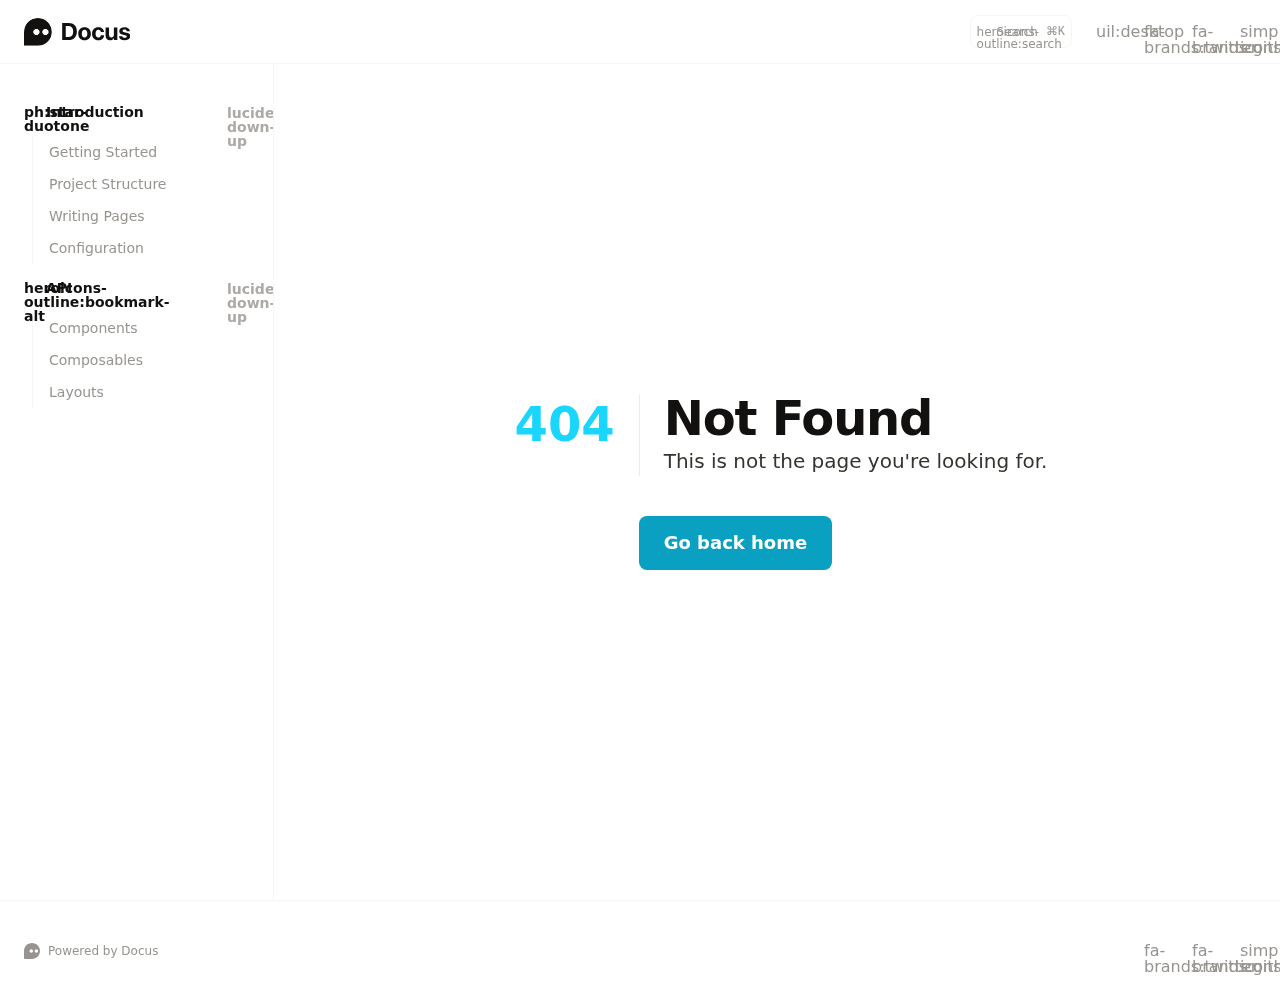
<file: 200.html>
<!DOCTYPE html><html lang="en"><head><meta charset="utf-8">
<meta name="viewport" content="width=device-width, initial-scale=1">
<link rel="stylesheet" href="/_nuxt/entry.cTSbSSWo.css">
<link rel="modulepreload" as="script" crossorigin href="/_nuxt/entry.DrTU5DLx.js">
<link rel="prefetch" as="style" href="/_nuxt/DocsPageLayout.pTRaHkQh.css">
<link rel="prefetch" as="style" href="/_nuxt/DocsAside.Ovd0Fp7R.css">
<link rel="prefetch" as="style" href="/_nuxt/ProseCodeInline.-lSEDUl2.css">
<link rel="prefetch" as="style" href="/_nuxt/Alert.06o3nleJ.css">
<link rel="prefetch" as="style" href="/_nuxt/DocsPageBottom.ZB3ujDoP.css">
<link rel="prefetch" as="style" href="/_nuxt/ProseA.BTpm-ibL.css">
<link rel="prefetch" as="style" href="/_nuxt/DocsPrevNext.b7vED56b.css">
<link rel="prefetch" as="style" href="/_nuxt/DocsToc.0Sfoy6zb.css">
<link rel="prefetch" as="style" href="/_nuxt/DocsTocLinks.uLoVYgtn.css">
<link rel="prefetch" as="script" crossorigin href="/_nuxt/default.9dn9ZVyV.js">
<link rel="prefetch" as="script" crossorigin href="/_nuxt/DocsPageLayout.z_mTCi0e.js">
<link rel="prefetch" as="script" crossorigin href="/_nuxt/DocsAside.bHPxpoN4.js">
<link rel="prefetch" as="script" crossorigin href="/_nuxt/ProseCodeInline.E_qv6A1O.js">
<link rel="prefetch" as="script" crossorigin href="/_nuxt/Alert.0iHEPNaa.js">
<link rel="prefetch" as="script" crossorigin href="/_nuxt/slot.UY8JyFNH.js">
<link rel="prefetch" as="script" crossorigin href="/_nuxt/node.V6KjywBy.js">
<link rel="prefetch" as="script" crossorigin href="/_nuxt/DocsPageBottom.4QO_v9wj.js">
<link rel="prefetch" as="script" crossorigin href="/_nuxt/ProseA.sSI2YyYk.js">
<link rel="prefetch" as="script" crossorigin href="/_nuxt/EditOnLink.vue.yfwvI-jj.js">
<link rel="prefetch" as="script" crossorigin href="/_nuxt/DocsPrevNext.iN1qaAqA.js">
<link rel="prefetch" as="script" crossorigin href="/_nuxt/DocsToc.6Tj2a7XM.js">
<link rel="prefetch" as="script" crossorigin href="/_nuxt/DocsTocLinks.RQKYnrCm.js">
<link rel="prefetch" as="style" href="/_nuxt/page.W4S-D_bD.css">
<link rel="prefetch" as="script" crossorigin href="/_nuxt/page.65ytbEW_.js">
<link rel="prefetch" as="script" crossorigin href="/_nuxt/client-db.D3FO--z5.js">
<link rel="prefetch" as="script" crossorigin href="/_nuxt/slugify.H1Fw1f_8.js">
<link rel="prefetch" as="style" href="/_nuxt/useStudio.3MfaGMCn.css">
<link rel="prefetch" as="script" crossorigin href="/_nuxt/useStudio.UYfePTSp.js">
<link rel="prefetch" as="script" crossorigin href="/_nuxt/query.taV6W2WV.js">
<link rel="prefetch" as="script" crossorigin href="/_nuxt/preview.N5ooVbtL.js">
<link rel="prefetch" as="style" href="/_nuxt/error-404._LjjY-y0.css">
<link rel="prefetch" as="script" crossorigin href="/_nuxt/error-404.Qw1TpCSj.js">
<link rel="prefetch" as="style" href="/_nuxt/error-500.Ke0_YfD7.css">
<link rel="prefetch" as="script" crossorigin href="/_nuxt/error-500.eo3guYUz.js">
<script type="module" src="/_nuxt/entry.DrTU5DLx.js" crossorigin></script><style id="pinceau-runtime-hydratable">undefined</style><style id="pinceau-theme">@media { :root {--pinceau-mq: initial; --docus-search-results-highlight-color: white;--docus-search-results-window-maxHeight: 100%;--docus-search-results-window-maxWidth: 640px;--docus-search-results-window-marginTop: 0;--docus-search-input-borderStyle: solid;--docus-search-input-borderWidth: 1px;--docus-search-backdropFilter: blur(24px);--docus-loadingBar-gradientColorStop3: #0047e1;--docus-loadingBar-gradientColorStop2: #34cdfe;--docus-loadingBar-gradientColorStop1: #00dc82;--docus-loadingBar-height: 3px;--docus-readableLine: 78ch;--docus-footer-height: 145px;--docus-header-height: 64px;--prose-code-inline-padding: 0.2rem 0.375rem 0.2rem 0.375rem;--prose-code-block-backdropFilter: contrast(1);--prose-code-block-border-style: solid;--prose-code-block-border-width: 1px;--prose-tbody-tr-borderBottom-style: dashed;--prose-tbody-tr-borderBottom-width: 1px;--prose-th-textAlign: inherit;--prose-thead-borderBottom-style: solid;--prose-thead-borderBottom-width: 1px;--prose-thead-border-style: solid;--prose-thead-border-width: 0px;--prose-table-textAlign: start;--prose-hr-width: 1px;--prose-hr-style: solid;--prose-li-listStylePosition: outside;--prose-ol-li-markerColor: currentColor;--prose-ol-paddingInlineStart: 21px;--prose-ol-listStyleType: decimal;--prose-ul-li-markerColor: currentColor;--prose-ul-paddingInlineStart: 21px;--prose-ul-listStyleType: disc;--prose-blockquote-border-style: solid;--prose-blockquote-border-width: 4px;--prose-blockquote-quotes: '201C' '201D' '2018' '2019';--prose-blockquote-paddingInlineStart: 24px;--prose-a-code-color-hover: currentColor;--prose-a-code-color-static: currentColor;--prose-a-hasCode-borderBottom: none;--prose-a-border-distance: 2px;--prose-a-border-color-hover: currentColor;--prose-a-border-color-static: currentColor;--prose-a-border-style-hover: solid;--prose-a-border-style-static: dashed;--prose-a-border-width: 1px;--prose-a-color-static: inherit;--prose-a-textDecoration: none;--prose-h6-margin: 3rem 0 2rem;--prose-h5-margin: 3rem 0 2rem;--prose-h4-margin: 3rem 0 2rem;--prose-h3-margin: 3rem 0 2rem;--prose-h2-margin: 3rem 0 2rem;--prose-h1-margin: 0 0 2rem;--typography-lead-loose: 2;--typography-lead-relaxed: 1.625;--typography-lead-normal: 1.5;--typography-lead-snug: 1.375;--typography-lead-tight: 1.25;--typography-lead-none: 1;--typography-lead-10: 2.5rem;--typography-lead-9: 2.25rem;--typography-lead-8: 2rem;--typography-lead-7: 1.75rem;--typography-lead-6: 1.5rem;--typography-lead-5: 1.25rem;--typography-lead-4: 1rem;--typography-lead-3: .75rem;--typography-lead-2: .5rem;--typography-lead-1: .025rem;--typography-fontWeight-black: 900;--typography-fontWeight-extrabold: 800;--typography-fontWeight-bold: 700;--typography-fontWeight-semibold: 600;--typography-fontWeight-medium: 500;--typography-fontWeight-normal: 400;--typography-fontWeight-light: 300;--typography-fontWeight-extralight: 200;--typography-fontWeight-thin: 100;--typography-fontSize-9xl: 128px;--typography-fontSize-8xl: 96px;--typography-fontSize-7xl: 72px;--typography-fontSize-6xl: 60px;--typography-fontSize-5xl: 48px;--typography-fontSize-4xl: 36px;--typography-fontSize-3xl: 30px;--typography-fontSize-2xl: 24px;--typography-fontSize-xl: 20px;--typography-fontSize-lg: 18px;--typography-fontSize-base: 16px;--typography-fontSize-sm: 14px;--typography-fontSize-xs: 12px;--typography-letterSpacing-wide: 0.025em;--typography-letterSpacing-tight: -0.025em;--typography-verticalMargin-base: 24px;--typography-verticalMargin-sm: 16px;--elements-border-secondary-hover: [object Object];--elements-backdrop-background: #fffc;--elements-backdrop-filter: saturate(200%) blur(20px);--elements-container-maxWidth: 80rem;--lead-loose: 2;--lead-relaxed: 1.625;--lead-normal: 1.5;--lead-snug: 1.375;--lead-tight: 1.25;--lead-none: 1;--lead-10: 2.5rem;--lead-9: 2.25rem;--lead-8: 2rem;--lead-7: 1.75rem;--lead-6: 1.5rem;--lead-5: 1.25rem;--lead-4: 1rem;--lead-3: .75rem;--lead-2: .5rem;--lead-1: .025rem;--letterSpacing-widest: 0.1em;--letterSpacing-wider: 0.05em;--letterSpacing-wide: 0.025em;--letterSpacing-normal: 0em;--letterSpacing-tight: -0.025em;--letterSpacing-tighter: -0.05em;--fontSize-9xl: 8rem;--fontSize-8xl: 6rem;--fontSize-7xl: 4.5rem;--fontSize-6xl: 3.75rem;--fontSize-5xl: 3rem;--fontSize-4xl: 2.25rem;--fontSize-3xl: 1.875rem;--fontSize-2xl: 1.5rem;--fontSize-xl: 1.25rem;--fontSize-lg: 1.125rem;--fontSize-base: 1rem;--fontSize-sm: 0.875rem;--fontSize-xs: 0.75rem;--fontWeight-black: 900;--fontWeight-extrabold: 800;--fontWeight-bold: 700;--fontWeight-semibold: 600;--fontWeight-medium: 500;--fontWeight-normal: 400;--fontWeight-light: 300;--fontWeight-extralight: 200;--fontWeight-thin: 100;--font-mono: ui-monospace, SFMono-Regular, Menlo, Monaco, Consolas, Liberation Mono, Courier New, monospace;--font-serif: ui-serif, Georgia, Cambria, Times New Roman, Times, serif;--font-sans: ui-sans-serif, system-ui, -apple-system, BlinkMacSystemFont, Segoe UI, Roboto, Helvetica Neue, Arial, Noto Sans, sans-serif, Apple Color Emoji, Segoe UI Emoji, Segoe UI Symbol, Noto Color Emoji;--opacity-total: 1;--opacity-high: 0.8;--opacity-medium: 0.5;--opacity-soft: 0.3;--opacity-light: 0.15;--opacity-bright: 0.1;--opacity-noOpacity: 0;--borderWidth-lg: 3px;--borderWidth-md: 2px;--borderWidth-sm: 1px;--borderWidth-noBorder: 0;--space-rem-875: 0.875rem;--space-rem-625: 0.625rem;--space-rem-375: 0.375rem;--space-rem-125: 0.125rem;--space-px: 1px;--space-128: 32rem;--space-96: 24rem;--space-80: 20rem;--space-72: 18rem;--space-64: 16rem;--space-60: 15rem;--space-56: 14rem;--space-52: 13rem;--space-48: 12rem;--space-44: 11rem;--space-40: 10rem;--space-36: 9rem;--space-32: 8rem;--space-28: 7rem;--space-24: 6rem;--space-20: 5rem;--space-16: 4rem;--space-14: 3.5rem;--space-12: 3rem;--space-11: 2.75rem;--space-10: 2.5rem;--space-9: 2.25rem;--space-8: 2rem;--space-7: 1.75rem;--space-6: 1.5rem;--space-5: 1.25rem;--space-4: 1rem;--space-3: 0.75rem;--space-2: 0.5rem;--space-1: 0.25rem;--space-0: 0px;--size-full: 100%;--size-7xl: 80rem;--size-6xl: 72rem;--size-5xl: 64rem;--size-4xl: 56rem;--size-3xl: 48rem;--size-2xl: 42rem;--size-xl: 36rem;--size-lg: 32rem;--size-md: 28rem;--size-sm: 24rem;--size-xs: 20rem;--size-200: 200px;--size-104: 104px;--size-80: 80px;--size-64: 64px;--size-56: 56px;--size-48: 48px;--size-40: 40px;--size-32: 32px;--size-24: 24px;--size-20: 20px;--size-16: 16px;--size-12: 12px;--size-8: 8px;--size-6: 6px;--size-4: 4px;--size-2: 2px;--size-0: 0px;--radii-full: 9999px;--radii-3xl: 1.75rem;--radii-2xl: 1.5rem;--radii-xl: 1rem;--radii-lg: 0.75rem;--radii-md: 0.5rem;--radii-sm: 0.375rem;--radii-xs: 0.25rem;--radii-2xs: 0.125rem;--radii-none: 0px;--shadow-none: 0px 0px 0px 0px transparent;--height-screen: 100vh;--width-screen: 100vw;--color-primary-900: #001A1F;--color-primary-800: #00232B;--color-primary-700: #024757;--color-primary-600: #09A0C1;--color-primary-500: #1AD6FF;--color-primary-400: #55E1FF;--color-primary-300: #82E3FF;--color-primary-200: #C5F2FF;--color-primary-100: #DCF7FF;--color-primary-50: #F1FCFF;--color-ruby-900: #380011;--color-ruby-800: #700021;--color-ruby-700: #a90032;--color-ruby-600: #e10043;--color-ruby-500: #ff1a5e;--color-ruby-400: #ff4079;--color-ruby-300: #ff6694;--color-ruby-200: #ff8dae;--color-ruby-100: #ffb3c9;--color-ruby-50: #ffd9e4;--color-pink-900: #380025;--color-pink-800: #70004b;--color-pink-700: #a90070;--color-pink-600: #e10095;--color-pink-500: #ff1ab2;--color-pink-400: #ff40bf;--color-pink-300: #ff66cc;--color-pink-200: #ff8dd8;--color-pink-100: #ffb3e5;--color-pink-50: #ffd9f2;--color-purple-900: #190038;--color-purple-800: #330070;--color-purple-700: #4c00a9;--color-purple-600: #6500e1;--color-purple-500: #811aff;--color-purple-400: #9640ff;--color-purple-300: #ab66ff;--color-purple-200: #c08dff;--color-purple-100: #d5b3ff;--color-purple-50: #ead9ff;--color-royalblue-900: #0b0531;--color-royalblue-800: #160a62;--color-royalblue-700: #211093;--color-royalblue-600: #2c15c4;--color-royalblue-500: #4127e8;--color-royalblue-400: #614bec;--color-royalblue-300: #806ff0;--color-royalblue-200: #a093f3;--color-royalblue-100: #c0b7f7;--color-royalblue-50: #dfdbfb;--color-indigoblue-900: #001238;--color-indigoblue-800: #002370;--color-indigoblue-700: #0035a9;--color-indigoblue-600: #0047e1;--color-indigoblue-500: #1a62ff;--color-indigoblue-400: #407cff;--color-indigoblue-300: #6696ff;--color-indigoblue-200: #8db0ff;--color-indigoblue-100: #b3cbff;--color-indigoblue-50: #d9e5ff;--color-blue-900: #00131D;--color-blue-800: #002235;--color-blue-700: #014267;--color-blue-600: #0069A6;--color-blue-500: #1AADFF;--color-blue-400: #64C7FF;--color-blue-300: #A1DDFF;--color-blue-200: #C6EAFF;--color-blue-100: #DFF3FF;--color-blue-50: #F2FAFF;--color-lightblue-900: #002e38;--color-lightblue-800: #005c70;--color-lightblue-700: #008aa9;--color-lightblue-600: #00b9e1;--color-lightblue-500: #1ad6ff;--color-lightblue-400: #40ddff;--color-lightblue-300: #66e4ff;--color-lightblue-200: #8deaff;--color-lightblue-100: #b3f1ff;--color-lightblue-50: #d9f8ff;--color-teal-900: #062a28;--color-teal-800: #0b544f;--color-teal-700: #117d77;--color-teal-600: #16a79e;--color-teal-500: #1cd1c6;--color-teal-400: #36e4da;--color-teal-300: #5fe9e1;--color-teal-200: #87efe9;--color-teal-100: #aff4f0;--color-teal-50: #d7faf8;--color-pear-900: #2a2b09;--color-pear-800: #545512;--color-pear-700: #7e801b;--color-pear-600: #a8aa24;--color-pear-500: #d0d32f;--color-pear-400: #d8da52;--color-pear-300: #e0e274;--color-pear-200: #e8e997;--color-pear-100: #eff0ba;--color-pear-50: #f7f8dc;--color-red-900: #1C0301;--color-red-800: #340A01;--color-red-700: #701704;--color-red-600: #BB2402;--color-red-500: #FF3B10;--color-red-400: #FF7353;--color-red-300: #FFA692;--color-red-200: #FFDED7;--color-red-100: #FFF3F0;--color-red-50: #FFF9F8;--color-orange-900: #381800;--color-orange-800: #702f00;--color-orange-700: #a94700;--color-orange-600: #e15e00;--color-orange-500: #ff7a1a;--color-orange-400: #ff9040;--color-orange-300: #ffa666;--color-orange-200: #ffbd8d;--color-orange-100: #ffd3b3;--color-orange-50: #ffe9d9;--color-yellow-900: #1B1500;--color-yellow-800: #292100;--color-yellow-700: #614E02;--color-yellow-600: #CBA408;--color-yellow-500: #FBCA05;--color-yellow-400: #FFDC4E;--color-yellow-300: #FFE372;--color-yellow-200: #FFF0B1;--color-yellow-100: #FFF6D3;--color-yellow-50: #FFFCEE;--color-green-900: #00190F;--color-green-800: #002817;--color-green-700: #006037;--color-green-600: #00B467;--color-green-500: #0DD885;--color-green-400: #3CEEA5;--color-green-300: #86FBCB;--color-green-200: #C3FFE6;--color-green-100: #DEFFF1;--color-green-50: #ECFFF7;--color-gray-900: #121110;--color-gray-800: #201E1B;--color-gray-700: #36332E;--color-gray-600: #67635D;--color-gray-500: #97948F;--color-gray-400: #ADA9A4;--color-gray-300: #DBD9D3;--color-gray-200: #ECEBE8;--color-gray-100: #F6F5F4;--color-gray-50: #FBFBFB;--color-black: #0B0A0A;--color-white: #ffffff;--media-portrait: only screen and (orientation: portrait);--media-landscape: only screen and (orientation: landscape);--media-rm: (prefers-reduced-motion: reduce);--media-2xl: (min-width: 1536px);--media-xl: (min-width: 1280px);--media-lg: (min-width: 1024px);--media-md: (min-width: 768px);--media-sm: (min-width: 640px);--media-xs: (min-width: 475px);--docus-search-results-highlight-backgroundColor: var(--color-primary-500);--docus-search-results-selected-backgroundColor: var(--color-gray-300);--docus-search-results-window-borderRadius: none;--docus-search-results-window-marginX: 0;--docus-search-input-backgroundColor: var(--color-gray-200);--docus-search-input-padding: var(--space-2) var(--space-4);--docus-search-input-gap: var(--space-2);--docus-search-input-fontSize: var(--fontSize-sm);--docus-search-input-borderColor: var(--color-gray-200);--docus-search-input-borderRadius: var(--radii-2xs);--docus-footer-padding: var(--space-4) 0;--docus-header-title-color-hover: var(--color-primary-500);--docus-header-title-color-static: var(--color-gray-900);--docus-header-title-fontWeight: var(--fontWeight-bold);--docus-header-title-fontSize: var(--fontSize-2xl);--docus-header-logo-height: var(--space-6);--docus-body-fontFamily: var(--font-sans);--docus-body-color: var(--color-gray-800);--docus-body-backgroundColor: var(--color-white);--prose-code-inline-fontWeight: var(--typography-fontWeight-normal);--prose-code-inline-fontSize: var(--typography-fontSize-sm);--prose-code-inline-borderRadius: var(--radii-xs);--prose-code-block-pre-padding: var(--typography-verticalMargin-sm);--prose-code-block-margin: var(--typography-verticalMargin-base) 0;--prose-code-block-fontSize: var(--typography-fontSize-sm);--prose-tbody-code-inline-fontSize: var(--typography-fontSize-sm);--prose-tbody-td-padding: var(--typography-verticalMargin-sm);--prose-th-fontWeight: var(--typography-fontWeight-semibold);--prose-th-padding: 0 var(--typography-verticalMargin-sm) var(--typography-verticalMargin-sm) var(--typography-verticalMargin-sm);--prose-table-lineHeight: var(--typography-lead-6);--prose-table-fontSize: var(--typography-fontSize-sm);--prose-table-margin: var(--typography-verticalMargin-base) 0;--prose-hr-margin: var(--typography-verticalMargin-base) 0;--prose-li-margin: var(--typography-verticalMargin-sm) 0;--prose-ol-margin: var(--typography-verticalMargin-base) 0;--prose-ul-margin: var(--typography-verticalMargin-base) 0;--prose-blockquote-margin: var(--typography-verticalMargin-base) 0;--prose-a-code-border-style: var(--prose-a-border-style-static);--prose-a-code-border-width: var(--prose-a-border-width);--prose-a-fontWeight: var(--typography-fontWeight-medium);--prose-img-margin: var(--typography-verticalMargin-base) 0;--prose-strong-fontWeight: var(--typography-fontWeight-semibold);--prose-h6-iconSize: var(--typography-fontSize-base);--prose-h6-fontWeight: var(--typography-fontWeight-semibold);--prose-h6-lineHeight: var(--typography-lead-normal);--prose-h6-fontSize: var(--typography-fontSize-lg);--prose-h5-iconSize: var(--typography-fontSize-lg);--prose-h5-fontWeight: var(--typography-fontWeight-semibold);--prose-h5-lineHeight: var(--typography-lead-snug);--prose-h5-fontSize: var(--typography-fontSize-xl);--prose-h4-iconSize: var(--typography-fontSize-lg);--prose-h4-letterSpacing: var(--typography-letterSpacing-tight);--prose-h4-fontWeight: var(--typography-fontWeight-semibold);--prose-h4-lineHeight: var(--typography-lead-snug);--prose-h4-fontSize: var(--typography-fontSize-2xl);--prose-h3-iconSize: var(--typography-fontSize-xl);--prose-h3-letterSpacing: var(--typography-letterSpacing-tight);--prose-h3-fontWeight: var(--typography-fontWeight-semibold);--prose-h3-lineHeight: var(--typography-lead-snug);--prose-h3-fontSize: var(--typography-fontSize-3xl);--prose-h2-iconSize: var(--typography-fontSize-2xl);--prose-h2-letterSpacing: var(--typography-letterSpacing-tight);--prose-h2-fontWeight: var(--typography-fontWeight-semibold);--prose-h2-lineHeight: var(--typography-lead-tight);--prose-h2-fontSize: var(--typography-fontSize-4xl);--prose-h1-iconSize: var(--typography-fontSize-3xl);--prose-h1-letterSpacing: var(--typography-letterSpacing-tight);--prose-h1-fontWeight: var(--typography-fontWeight-bold);--prose-h1-lineHeight: var(--typography-lead-tight);--prose-h1-fontSize: var(--typography-fontSize-5xl);--prose-p-br-margin: var(--typography-verticalMargin-base) 0 0 0;--prose-p-margin: var(--typography-verticalMargin-base) 0;--prose-p-lineHeight: var(--typography-lead-normal);--prose-p-fontSize: var(--typography-fontSize-base);--typography-color-secondary-900: var(--color-gray-900);--typography-color-secondary-800: var(--color-gray-800);--typography-color-secondary-700: var(--color-gray-700);--typography-color-secondary-600: var(--color-gray-600);--typography-color-secondary-500: var(--color-gray-500);--typography-color-secondary-400: var(--color-gray-400);--typography-color-secondary-300: var(--color-gray-300);--typography-color-secondary-200: var(--color-gray-200);--typography-color-secondary-100: var(--color-gray-100);--typography-color-secondary-50: var(--color-gray-50);--typography-color-primary-900: var(--color-primary-900);--typography-color-primary-800: var(--color-primary-800);--typography-color-primary-700: var(--color-primary-700);--typography-color-primary-600: var(--color-primary-600);--typography-color-primary-500: var(--color-primary-500);--typography-color-primary-400: var(--color-primary-400);--typography-color-primary-300: var(--color-primary-300);--typography-color-primary-200: var(--color-primary-200);--typography-color-primary-100: var(--color-primary-100);--typography-color-primary-50: var(--color-primary-50);--typography-font-code: var(--font-mono);--typography-font-body: var(--font-sans);--typography-font-display: var(--font-sans);--typography-body-backgroundColor: var(--color-white);--typography-body-color: var(--color-black);--elements-state-danger-borderColor-secondary: var(--color-red-200);--elements-state-danger-borderColor-primary: var(--color-red-100);--elements-state-danger-backgroundColor-secondary: var(--color-red-100);--elements-state-danger-backgroundColor-primary: var(--color-red-50);--elements-state-danger-color-secondary: var(--color-red-600);--elements-state-danger-color-primary: var(--color-red-500);--elements-state-warning-borderColor-secondary: var(--color-yellow-200);--elements-state-warning-borderColor-primary: var(--color-yellow-100);--elements-state-warning-backgroundColor-secondary: var(--color-yellow-100);--elements-state-warning-backgroundColor-primary: var(--color-yellow-50);--elements-state-warning-color-secondary: var(--color-yellow-700);--elements-state-warning-color-primary: var(--color-yellow-600);--elements-state-success-borderColor-secondary: var(--color-green-200);--elements-state-success-borderColor-primary: var(--color-green-100);--elements-state-success-backgroundColor-secondary: var(--color-green-100);--elements-state-success-backgroundColor-primary: var(--color-green-50);--elements-state-success-color-secondary: var(--color-green-600);--elements-state-success-color-primary: var(--color-green-500);--elements-state-info-borderColor-secondary: var(--color-blue-200);--elements-state-info-borderColor-primary: var(--color-blue-100);--elements-state-info-backgroundColor-secondary: var(--color-blue-100);--elements-state-info-backgroundColor-primary: var(--color-blue-50);--elements-state-info-color-secondary: var(--color-blue-600);--elements-state-info-color-primary: var(--color-blue-500);--elements-state-primary-borderColor-secondary: var(--color-primary-200);--elements-state-primary-borderColor-primary: var(--color-primary-100);--elements-state-primary-backgroundColor-secondary: var(--color-primary-100);--elements-state-primary-backgroundColor-primary: var(--color-primary-50);--elements-state-primary-color-secondary: var(--color-primary-700);--elements-state-primary-color-primary: var(--color-primary-600);--elements-surface-secondary-backgroundColor: var(--color-gray-200);--elements-surface-primary-backgroundColor: var(--color-gray-100);--elements-surface-background-base: var(--color-gray-100);--elements-border-secondary-static: var(--color-gray-200);--elements-border-primary-hover: var(--color-gray-200);--elements-border-primary-static: var(--color-gray-100);--elements-container-padding-md: var(--space-6);--elements-container-padding-sm: var(--space-6);--elements-container-padding-xs: var(--space-4);--elements-container-padding-mobile: var(--space-4);--elements-text-secondary-color-hover: var(--color-gray-700);--elements-text-secondary-color-static: var(--color-gray-500);--elements-text-primary-color-static: var(--color-gray-900);--text-6xl-lineHeight: var(--lead-none);--text-6xl-fontSize: var(--fontSize-6xl);--text-5xl-lineHeight: var(--lead-none);--text-5xl-fontSize: var(--fontSize-5xl);--text-4xl-lineHeight: var(--lead-10);--text-4xl-fontSize: var(--fontSize-4xl);--text-3xl-lineHeight: var(--lead-9);--text-3xl-fontSize: var(--fontSize-3xl);--text-2xl-lineHeight: var(--lead-8);--text-2xl-fontSize: var(--fontSize-2xl);--text-xl-lineHeight: var(--lead-7);--text-xl-fontSize: var(--fontSize-xl);--text-lg-lineHeight: var(--lead-7);--text-lg-fontSize: var(--fontSize-lg);--text-base-lineHeight: var(--lead-6);--text-base-fontSize: var(--fontSize-base);--text-sm-lineHeight: var(--lead-5);--text-sm-fontSize: var(--fontSize-sm);--text-xs-lineHeight: var(--lead-4);--text-xs-fontSize: var(--fontSize-xs);--color-shadow: var(--color-gray-400);--color-secondary-900: var(--color-gray-900);--color-secondary-800: var(--color-gray-800);--color-secondary-700: var(--color-gray-700);--color-secondary-600: var(--color-gray-600);--color-secondary-500: var(--color-gray-500);--color-secondary-400: var(--color-gray-400);--color-secondary-300: var(--color-gray-300);--color-secondary-200: var(--color-gray-200);--color-secondary-100: var(--color-gray-100);--color-secondary-50: var(--color-gray-50);--prose-code-inline-backgroundColor: var(--typography-color-secondary-100);--prose-code-inline-color: var(--typography-color-secondary-700);--prose-code-block-backgroundColor: var(--typography-color-secondary-100);--prose-code-block-color: var(--typography-color-secondary-700);--prose-code-block-border-color: var(--typography-color-secondary-200);--prose-tbody-tr-borderBottom-color: var(--typography-color-secondary-200);--prose-th-color: var(--typography-color-secondary-600);--prose-thead-borderBottom-color: var(--typography-color-secondary-200);--prose-thead-border-color: var(--typography-color-secondary-300);--prose-hr-color: var(--typography-color-secondary-200);--prose-blockquote-border-color: var(--typography-color-secondary-200);--prose-blockquote-color: var(--typography-color-secondary-500);--prose-a-code-background-hover: var(--typography-color-primary-50);--prose-a-code-border-color-hover: var(--typography-color-primary-500);--prose-a-code-border-color-static: var(--typography-color-secondary-400);--prose-a-color-hover: var(--typography-color-primary-500);--shadow-2xl: 0px 25px 50px -12px var(--color-shadow);--shadow-xl: 0px 20px 25px -5px var(--color-shadow), 0px 8px 10px -6px var(--color-shadow);--shadow-lg: 0px 10px 15px -3px var(--color-shadow), 0px 4px 6px -4px var(--color-shadow);--shadow-md: 0px 4px 6px -1px var(--color-shadow), 0px 2px 4px -2px var(--color-shadow);--shadow-sm: 0px 1px 3px 0px var(--color-shadow), 0px 1px 2px -1px var(--color-shadow);--shadow-xs: 0px 1px 2px 0px var(--color-shadow); } }@media { :root.dark {--pinceau-mq: dark; --prose-code-block-backdropFilter: contrast(1);--prose-ol-li-markerColor: currentColor;--prose-ul-li-markerColor: currentColor;--prose-a-code-color-hover: currentColor;--prose-a-code-color-static: currentColor;--prose-a-border-color-hover: currentColor;--prose-a-border-color-static: currentColor;--prose-a-color-static: inherit;--elements-backdrop-background: #0c0d0ccc;--docus-search-results-selected-backgroundColor: var(--color-gray-700);--docus-search-input-backgroundColor: var(--color-gray-800);--docus-search-input-borderColor: transparent;--docus-header-title-color-static: var(--color-gray-100);--docus-body-color: var(--color-gray-200);--docus-body-backgroundColor: var(--color-black);--typography-body-backgroundColor: var(--color-black);--typography-body-color: var(--color-white);--elements-state-danger-borderColor-secondary: var(--color-red-700);--elements-state-danger-borderColor-primary: var(--color-red-800);--elements-state-danger-backgroundColor-secondary: var(--color-red-800);--elements-state-danger-backgroundColor-primary: var(--color-red-900);--elements-state-danger-color-secondary: var(--color-red-200);--elements-state-danger-color-primary: var(--color-red-300);--elements-state-warning-borderColor-secondary: var(--color-yellow-700);--elements-state-warning-borderColor-primary: var(--color-yellow-800);--elements-state-warning-backgroundColor-secondary: var(--color-yellow-800);--elements-state-warning-backgroundColor-primary: var(--color-yellow-900);--elements-state-warning-color-secondary: var(--color-yellow-200);--elements-state-warning-color-primary: var(--color-yellow-400);--elements-state-success-borderColor-secondary: var(--color-green-700);--elements-state-success-borderColor-primary: var(--color-green-800);--elements-state-success-backgroundColor-secondary: var(--color-green-800);--elements-state-success-backgroundColor-primary: var(--color-green-900);--elements-state-success-color-secondary: var(--color-green-200);--elements-state-success-color-primary: var(--color-green-400);--elements-state-info-borderColor-secondary: var(--color-blue-700);--elements-state-info-borderColor-primary: var(--color-blue-800);--elements-state-info-backgroundColor-secondary: var(--color-blue-800);--elements-state-info-backgroundColor-primary: var(--color-blue-900);--elements-state-info-color-secondary: var(--color-blue-200);--elements-state-info-color-primary: var(--color-blue-400);--elements-state-primary-borderColor-secondary: var(--color-primary-700);--elements-state-primary-borderColor-primary: var(--color-primary-800);--elements-state-primary-backgroundColor-secondary: var(--color-primary-800);--elements-state-primary-backgroundColor-primary: var(--color-primary-900);--elements-state-primary-color-secondary: var(--color-primary-200);--elements-state-primary-color-primary: var(--color-primary-400);--elements-surface-secondary-backgroundColor: var(--color-gray-800);--elements-surface-primary-backgroundColor: var(--color-gray-900);--elements-surface-background-base: var(--color-gray-900);--elements-border-secondary-static: var(--color-gray-800);--elements-border-primary-hover: var(--color-gray-800);--elements-border-primary-static: var(--color-gray-900);--elements-text-secondary-color-hover: var(--color-gray-200);--elements-text-secondary-color-static: var(--color-gray-400);--elements-text-primary-color-static: var(--color-gray-50);--color-shadow: var(--color-gray-800);--prose-code-inline-backgroundColor: var(--typography-color-secondary-800);--prose-code-inline-color: var(--typography-color-secondary-200);--prose-code-block-backgroundColor: var(--typography-color-secondary-900);--prose-code-block-color: var(--typography-color-secondary-200);--prose-code-block-border-color: var(--typography-color-secondary-800);--prose-tbody-tr-borderBottom-color: var(--typography-color-secondary-800);--prose-th-color: var(--typography-color-secondary-400);--prose-thead-borderBottom-color: var(--typography-color-secondary-800);--prose-thead-border-color: var(--typography-color-secondary-600);--prose-hr-color: var(--typography-color-secondary-800);--prose-blockquote-border-color: var(--typography-color-secondary-700);--prose-blockquote-color: var(--typography-color-secondary-400);--prose-a-code-background-hover: var(--typography-color-primary-900);--prose-a-code-border-color-hover: var(--typography-color-primary-600);--prose-a-code-border-color-static: var(--typography-color-secondary-600);--prose-a-color-hover: var(--typography-color-primary-400); } }@media (min-width: 640px) { :root {--pinceau-mq: sm; --docus-search-results-window-maxHeight: 320px;--docus-search-results-window-marginTop: 20vh;--docus-footer-height: 100px;--docus-search-results-window-borderRadius: var(--radii-xs);--docus-search-results-window-marginX: var(--space-4);--docus-header-logo-height: var(--space-7); } }</style><script>"use strict";(()=>{const a=window,e=document.documentElement,m=["dark","light"],c=window&&window.localStorage&&window.localStorage.getItem&&window.localStorage.getItem("nuxt-color-mode")||"system";let n=c==="system"?d():c;const l=e.getAttribute("data-color-mode-forced");l&&(n=l),i(n),a["__NUXT_COLOR_MODE__"]={preference:c,value:n,getColorScheme:d,addColorScheme:i,removeColorScheme:f};function i(o){const t=""+o+"",s="theme";e.classList?e.classList.add(t):e.className+=" "+t,s&&e.setAttribute("data-"+s,o)}function f(o){const t=""+o+"",s="theme";e.classList?e.classList.remove(t):e.className=e.className.replace(new RegExp(t,"g"),""),s&&e.removeAttribute("data-"+s)}function r(o){return a.matchMedia("(prefers-color-scheme"+o+")")}function d(){if(a.matchMedia&&r("").media!=="not all"){for(const o of m)if(r(":"+o).matches)return o}return"light"}})();
</script></head><body><div id="__nuxt"></div><script type="application/json" id="__NUXT_DATA__" data-ssr="false">[{"_errors":1,"serverRendered":2,"data":3,"state":4,"once":5},{},false,{},{},["Set"]]</script>
<script>window.__NUXT__={};window.__NUXT__.config={public:{plausible:{hashMode:false,trackLocalhost:false,domain:"",apiHost:"https://plausible.io",autoPageviews:true,autoOutboundTracking:false},studio:{apiURL:"https://api.nuxt.studio"},mdc:{components:{prose:true,map:{p:"prose-p",a:"prose-a",blockquote:"prose-blockquote","code-inline":"prose-code-inline",code:"ProseCodeInline",em:"prose-em",h1:"prose-h1",h2:"prose-h2",h3:"prose-h3",h4:"prose-h4",h5:"prose-h5",h6:"prose-h6",hr:"prose-hr",img:"prose-img",ul:"prose-ul",ol:"prose-ol",li:"prose-li",strong:"prose-strong",table:"prose-table",thead:"prose-thead",tbody:"prose-tbody",td:"prose-td",th:"prose-th",tr:"prose-tr"}},headings:{anchorLinks:{h1:false,h2:true,h3:true,h4:true,h5:false,h6:false}}},content:{locales:[],defaultLocale:"",integrity:1705424547309,experimental:{stripQueryParameters:false,advanceQuery:false,clientDB:false},respectPathCase:false,api:{baseURL:"/api/_content"},navigation:{fields:["icon","titleTemplate","header","main","aside","footer","layout"]},tags:{p:"prose-p",a:"prose-a",blockquote:"prose-blockquote","code-inline":"prose-code-inline",code:"ProseCodeInline",em:"prose-em",h1:"prose-h1",h2:"prose-h2",h3:"prose-h3",h4:"prose-h4",h5:"prose-h5",h6:"prose-h6",hr:"prose-hr",img:"prose-img",ul:"prose-ul",ol:"prose-ol",li:"prose-li",strong:"prose-strong",table:"prose-table",thead:"prose-thead",tbody:"prose-tbody",td:"prose-td",th:"prose-th",tr:"prose-tr"},highlight:{theme:{dark:"github-dark",default:"github-light"},preload:["json","js","ts","html","css","vue","diff","shell","markdown","yaml","bash","ini"]},wsUrl:"",documentDriven:{page:true,navigation:true,surround:true,globals:{},layoutFallbacks:["theme"],injectPage:true},host:"",trailingSlash:false,search:"",contentHead:true,anchorLinks:{depth:4,exclude:[1]}}},app:{baseURL:"/",buildAssetsDir:"/_nuxt/",cdnURL:""}}</script></body></html>
</file>
<file: _nuxt/entry.cTSbSSWo.css>
.dark:root,:root{--docsearch-primary-color:var(--color-primary-500)!important}.dark:root{color-scheme:dark;--docsearch-text-color:#f5f6f7;--docsearch-container-background:rgba(9,10,17,.8);--docsearch-modal-background:#15172a;--docsearch-modal-shadow:inset 1px 1px 0 0 #2c2e40,0 3px 8px 0 #000309;--docsearch-searchbox-background:#090a11;--docsearch-searchbox-focus-background:#000;--docsearch-hit-color:#bec3c9;--docsearch-hit-shadow:none;--docsearch-hit-background:#090a11;--docsearch-key-gradient:linear-gradient(-26.5deg,#565872,#31355b);--docsearch-key-shadow:inset 0 -2px 0 0 #282d55,inset 0 0 1px 1px #51577d,0 2px 2px 0 rgba(3,4,9,.3);--docsearch-footer-background:#1e2136;--docsearch-footer-shadow:inset 0 1px 0 0 rgba(73,76,106,.5),0 -4px 8px 0 rgba(0,0,0,.2);--docsearch-logo-color:#fff;--docsearch-muted-color:#7f8497}.DocSearch-Input:focus{box-shadow:none!important}body{overflow-y:scroll;-webkit-font-smoothing:antialiased;-moz-osx-font-smoothing:grayscale;background-color:var(--docus-body-backgroundColor);color:var(--docus-body-color);font-family:var(--docus-body-fontFamily);min-width:var(--size-xs)}.docus-scrollbars ::-webkit-scrollbar{background:transparent;height:.6em;width:.6em}.docus-scrollbars ::-webkit-scrollbar-track{background:var(--color-gray-100)}.docus-scrollbars ::-webkit-scrollbar-thumb{background:var(--color-gray-300);border-radius:.6em}.docus-scrollbars ::-webkit-scrollbar-thumb:hover{background:var(--color-gray-400)}.docus-scrollbars ::-webkit-scrollbar-thumb:active{background:var(--color-gray-500)}.docus-scrollbars.dark ::-webkit-scrollbar-track{background:var(--color-gray-800)}.docus-scrollbars.dark ::-webkit-scrollbar-thumb{background:var(--color-gray-700)}.docus-scrollbars.dark ::-webkit-scrollbar-thumb:hover{background:var(--color-gray-600)}.docus-scrollbars.dark ::-webkit-scrollbar-thumb:active{background:var(--color-gray-500)}html{-webkit-font-smoothing:antialiased;-moz-osx-font-smoothing:grayscale}.sr-only{height:1px!important;margin:-1px!important;overflow:hidden!important;padding:0!important;position:absolute!important;width:1px!important;clip:rect(0,0,0,0)!important;border:0!important;white-space:nowrap!important}*,:after,:before{border:0 solid #e5e7eb;box-sizing:border-box}html{line-height:1.5;-webkit-text-size-adjust:100%;font-family:ui-sans-serif,system-ui,-apple-system,BlinkMacSystemFont,Segoe UI,Roboto,Helvetica Neue,Arial,Noto Sans,sans-serif,Apple Color Emoji,Segoe UI Emoji,Segoe UI Symbol,Noto Color Emoji;-moz-tab-size:4;-o-tab-size:4;tab-size:4}body{line-height:inherit;margin:0}hr{border-top-width:1px;color:inherit;height:0}abbr:where([title]){-webkit-text-decoration:underline dotted;text-decoration:underline dotted}h1,h2,h3,h4,h5,h6{font-size:inherit;font-weight:inherit}a{color:inherit;text-decoration:inherit}b,strong{font-weight:bolder}code,kbd,pre,samp{font-family:ui-monospace,SFMono-Regular,Menlo,Monaco,Consolas,Liberation Mono,Courier New,monospace;font-size:1em}small{font-size:80%}sub,sup{font-size:75%;line-height:0;position:relative;vertical-align:baseline}sub{bottom:-.25em}sup{top:-.5em}table{border-collapse:collapse;border-color:inherit;text-indent:0}button,input,optgroup,select,textarea{color:inherit;font-family:inherit;font-size:100%;font-weight:inherit;line-height:inherit;margin:0;padding:0}button,select{text-transform:none}[type=button],[type=reset],[type=submit],button{-webkit-appearance:button;background-color:transparent;background-image:none}:-moz-focusring{outline:auto}:-moz-ui-invalid{box-shadow:none}progress{vertical-align:baseline}::-webkit-inner-spin-button,::-webkit-outer-spin-button{height:auto}[type=search]{-webkit-appearance:textfield;outline-offset:-2px}::-webkit-search-decoration{-webkit-appearance:none}::-webkit-file-upload-button{-webkit-appearance:button;font:inherit}summary{display:list-item}blockquote,dd,dl,figure,h1,h2,h3,h4,h5,h6,hr,p,pre{margin:0}fieldset{margin:0}fieldset,legend{padding:0}menu,ol,ul{list-style:none;margin:0;padding:0}textarea{resize:vertical}input::-moz-placeholder,textarea::-moz-placeholder{color:#9ca3af;opacity:1}input::placeholder,textarea::placeholder{color:#9ca3af;opacity:1}[role=button],button{cursor:pointer}:disabled{cursor:default}audio,canvas,embed,iframe,img,object,svg,video{display:block;vertical-align:middle}img,video{height:auto;max-width:100%}[hidden]{display:none}.nuxt-progress{background:repeating-linear-gradient(to right,var(--docus-loadingBar-gradientColorStop1) 0,var(--docus-loadingBar-gradientColorStop2) 50%,var(--docus-loadingBar-gradientColorStop3) 100%);height:var(--docus-loadingBar-height);left:0;opacity:1;position:fixed;right:0;top:0;transition:width .1s,height .4s,opacity .4s;width:0;z-index:999999}.icon[data-v-2de1f9e6]{display:inline-block;vertical-align:middle}a[data-v-2e2f446b]{color:var(--color-gray-500);display:flex;padding:var(--space-4)}:root.dark a[data-v-2e2f446b]{color:var(--color-gray-400)}a[data-v-2e2f446b]:hover{color:var(--color-gray-700)}:root.dark a[data-v-2e2f446b]:hover{color:var(--color-gray-200)}.docs-aside-tree li.bordered[data-v-750ed818]{border-left:1px solid var(--elements-border-primary-static)}.docs-aside-tree li.bordered[data-v-750ed818]:hover{border-color:var(--elements-border-primary-hover)}.docs-aside-tree li.bordered.active[data-v-750ed818]{border-color:var(--color-primary-400)}:root.dark .docs-aside-tree li.bordered.active[data-v-750ed818]{border-color:var(--color-primary-600)}.docs-aside-tree li.bordered.has-children[data-v-750ed818]{padding-left:var(--space-4)}.docs-aside-tree li.bordered.has-parent-icon[data-v-750ed818]{margin-left:var(--space-2)}.docs-aside-tree .recursive[data-v-750ed818]{padding:var(--space-2) 0}.docs-aside-tree .title-collapsible-button[data-v-750ed818]{align-items:center;color:var(--color-gray-900);display:flex;font-size:var(--text-sm-fontSize);font-weight:var(--fontWeight-semibold);justify-content:space-between;line-height:var(--text-sm-lineHeight);padding:var(--space-rem-375) 0;width:100%}:root.dark .docs-aside-tree .title-collapsible-button[data-v-750ed818]{color:var(--color-gray-50)}.docs-aside-tree .title-collapsible-button .content[data-v-750ed818]{align-items:center;display:flex}.docs-aside-tree .title-collapsible-button .content .icon[data-v-750ed818]{height:var(--space-4);margin-right:var(--space-2);width:var(--space-4)}.docs-aside-tree .title-collapsible-button .collapsible-icon[data-v-750ed818]{color:var(--color-gray-400);height:var(--space-3);width:var(--space-3)}.docs-aside-tree .link[data-v-750ed818],:root.dark .docs-aside-tree .title-collapsible-button .collapsible-icon[data-v-750ed818]{color:var(--color-gray-500)}.docs-aside-tree .link[data-v-750ed818]{align-items:center;display:flex;font-size:var(--text-sm-fontSize);justify-content:space-between;line-height:var(--text-sm-lineHeight);padding:var(--space-rem-375) 0}.docs-aside-tree .link[data-v-750ed818]:hover{color:var(--color-gray-900)}:root.dark .docs-aside-tree .link[data-v-750ed818]:not(.active){color:var(--color-gray-400)}:root.dark .docs-aside-tree .link[data-v-750ed818]:not(.active):hover{color:var(--color-gray-50)}.docs-aside-tree .link.padded[data-v-750ed818]{padding-left:var(--space-4)}.docs-aside-tree .link.active[data-v-750ed818]{color:var(--color-primary-500);font-weight:var(--fontWeight-medium)}.docs-aside-tree .link .content[data-v-750ed818]{align-items:center;display:inline-flex}.docs-aside-tree .link .icon[data-v-750ed818]{height:var(--space-4);margin-right:var(--space-1);width:var(--space-4)}button[data-v-bf603525]{display:flex;padding:var(--space-4) var(--space-4) var(--space-4) 0;position:relative;z-index:10}@media (min-width:1024px){button[data-v-bf603525]{display:none}}button[data-v-bf603525]{color:var(--color-gray-500)}:root.dark button[data-v-bf603525]{color:var(--color-gray-400)}button[data-v-bf603525]:hover{color:var(--color-gray-700)}:root.dark button[data-v-bf603525]:hover{color:var(--color-gray-200)}.dialog[data-v-bf603525]{align-items:flex-start;-webkit-backdrop-filter:var(--elements-backdrop-filter);backdrop-filter:var(--elements-backdrop-filter);background-color:#ffffff80;display:flex;top:0;right:0;bottom:0;left:0;overflow-y:auto;position:fixed;z-index:50}:root.dark .dialog[data-v-bf603525]{background-color:#00000080}@media (min-width:1024px){.dialog[data-v-bf603525]{display:none}}.dialog .icons[data-v-bf603525]{overflow:auto}.dialog>div[data-v-bf603525]{background-color:var(--color-white);box-shadow:var(--shadow-md);max-width:var(--size-xs);min-height:100%;padding-left:var(--space-4);padding-right:var(--space-4);width:100%}:root.dark .dialog>div[data-v-bf603525]{background-color:var(--color-black)}@media (min-width:640px){.dialog>div[data-v-bf603525]{padding-left:var(--space-6);padding-right:var(--space-6)}}.dialog>div>div[data-v-bf603525]{border-bottom:1px solid transparent;gap:var(--space-2);height:var(--docus-header-height);justify-content:space-between}.dialog>div>div[data-v-bf603525],.dialog>div>div .icons[data-v-bf603525]{align-items:center;display:flex}[data-v-bf603525] .icon{height:var(--space-4);width:var(--space-4)}svg[data-v-ddb4bf5c]{color:var(--color-gray-900);height:inherit}:root.dark svg[data-v-ddb4bf5c]{color:var(--color-gray-100)}a[data-v-1a556904]{align-items:center;display:flex;flex:none}a .logo[data-v-1a556904]{height:var(--docus-header-logo-height);width:auto}a .logo img[data-v-1a556904],a .logo svg[data-v-1a556904]{height:inherit}a .logo .light-img[data-v-1a556904]{display:block}:root.dark a .logo .light-img[data-v-1a556904],a .logo .dark-img[data-v-1a556904]{display:none}:root.dark a .logo .dark-img[data-v-1a556904]{display:block}a .title[data-v-1a556904]{color:var(--docus-header-title-color-static);font-size:var(--docus-header-title-fontSize);font-weight:var(--docus-header-title-fontWeight)}a .title[data-v-1a556904]:hover{color:var(--docus-header-title-color-hover)}nav[data-v-faa46315]{display:none}@media (min-width:1024px){nav[data-v-faa46315]{display:block}}nav ul[data-v-faa46315]{align-items:center;display:flex;flex:1;justify-content:center;max-width:100%;overflow:hidden;text-overflow:ellipsis;white-space:nowrap}nav ul>*+*[data-v-faa46315]{margin-left:var(--space-2)}nav ul li[data-v-faa46315]{display:inline-flex;gap:var(--space-1)}nav ul .link[data-v-faa46315]{align-items:center;border-radius:var(--radii-md);display:flex;font-size:var(--fontSize-sm);gap:var(--space-2);outline:none;padding:var(--space-2) var(--space-4);transition:background .2s ease}nav ul .link svg[data-v-faa46315]{display:inline-block}nav ul .link.active[data-v-faa46315],nav ul .link[data-v-faa46315]:active,nav ul .link[data-v-faa46315]:hover{background-color:var(--color-gray-100)}:root.dark nav ul .link.active[data-v-faa46315],:root.dark nav ul .link[data-v-faa46315]:active,:root.dark nav ul .link[data-v-faa46315]:hover{background-color:var(--color-gray-900)}nav ul .link.active[data-v-faa46315]{box-shadow:inset 0 2px 4px #0000000d;font-weight:var(--fontWeight-semibold)}button[data-v-ebfbcdd2]{padding:var(--space-2) var(--space-2)}button .content[data-v-ebfbcdd2]{align-items:center;border-color:var(--color-gray-100);border-radius:var(--radii-md);border-style:solid;border-width:1px;color:var(--color-gray-500);display:flex;font-size:var(--fontSize-xs);gap:var(--space-2);padding:var(--space-rem-375)}:root.dark button .content[data-v-ebfbcdd2]{border-color:var(--color-gray-900);color:var(--color-gray-400)}button .content[data-v-ebfbcdd2]:hover{border-color:var(--color-gray-400);color:var(--color-gray-700)}:root.dark button .content[data-v-ebfbcdd2]:hover{border-color:var(--color-gray-700);color:var(--color-gray-200)}button .content span[data-v-ebfbcdd2]{display:none;flex:none;font-size:var(--fontSize-xs)}@media (min-width:1024px){button .content span[data-v-ebfbcdd2]{display:block}}button[data-v-5124adaa]{padding:var(--space-2) var(--space-2)}button .content[data-v-5124adaa]{align-items:center;border-color:var(--color-gray-100);border-radius:var(--radii-md);border-style:solid;border-width:1px;color:var(--color-gray-500);display:flex;font-size:var(--fontSize-xs);gap:var(--space-2);padding:var(--space-rem-375)}:root.dark button .content[data-v-5124adaa]{border-color:var(--color-gray-900);color:var(--color-gray-400)}button .content[data-v-5124adaa]:hover{border-color:var(--color-gray-400);color:var(--color-gray-700)}:root.dark button .content[data-v-5124adaa]:hover{border-color:var(--color-gray-700);color:var(--color-gray-200)}button .content span[data-v-5124adaa]{display:none;flex:none;font-size:var(--fontSize-xs)}@media (min-width:1024px){button .content span[data-v-5124adaa]{display:block}}.search-content[data-v-5124adaa]{-webkit-backdrop-filter:var(--elements-backdrop-filter);backdrop-filter:var(--elements-backdrop-filter);background-color:#ffffff80;display:flex;top:0;right:0;bottom:0;left:0;justify-content:center;position:fixed;z-index:50}:root.dark .search-content[data-v-5124adaa]{background-color:#00000080}.search-content .search-window[data-v-5124adaa]{-webkit-backdrop-filter:var(--docus-search-backdropFilter);backdrop-filter:var(--docus-search-backdropFilter);border:1px solid var(--elements-border-primary-static);border-radius:var(--docus-search-results-window-borderRadius);display:flex;flex-direction:column;height:-moz-fit-content;height:fit-content;margin-left:var(--docus-search-results-window-marginX);margin-right:var(--docus-search-results-window-marginX);margin-top:var(--docus-search-results-window-marginTop);max-height:var(--docus-search-results-window-maxHeight);max-width:var(--docus-search-results-window-maxWidth);overflow:hidden;width:100%}.search-content .search-window .search-input[data-v-5124adaa]{align-items:center;background-color:var(--docus-search-input-backgroundColor);display:flex}.search-content .search-window .search-input .search-icon[data-v-5124adaa]{color:var(--elements-text-tertiary-color-static);flex-shrink:0;height:var(--size-20);margin-left:var(--space-4);margin-right:var(--space-4);width:var(--size-20)}.search-content .search-window .search-input .close-button[data-v-5124adaa]{display:flex;padding:var(--space-3)}.search-content .search-window .search-input .close-icon[data-v-5124adaa]{color:var(--elements-text-secondary-color-static);flex-shrink:0;height:var(--size-20);width:var(--size-20)}.search-content .search-window .search-input input[data-v-5124adaa]{background-color:transparent;color:var(--elements-text-primary-color-static);padding:var(--space-2) 0;width:100%}.search-content .search-window .search-input input[data-v-5124adaa]:focus,.search-content .search-window .search-input input[data-v-5124adaa]:focus-visible{outline:none}.search-content .search-window .search-input input[data-v-5124adaa]::-moz-placeholder{color:var(--elements-text-tertiary-color-static);opacity:.5}.search-content .search-window .search-input input[data-v-5124adaa]::placeholder{color:var(--elements-text-tertiary-color-static);opacity:.5}.search-content .search-window .search-input[data-v-5124adaa]:focus,.search-content .search-window .search-input[data-v-5124adaa]:focus-visible{outline:none}.search-content .search-window .search-results[data-v-5124adaa]{display:flex;flex-direction:column;overflow:auto}.search-content .search-window .search-results.empty[data-v-5124adaa]{align-items:center;color:var(--elements-text-tertiary-color-static);display:flex;height:80px;justify-content:center}.search-content .search-window .search-result[data-v-5124adaa]{align-items:center;cursor:pointer;display:flex;padding:var(--space-1) var(--space-2)}.search-content .search-window .search-result.selected[data-v-5124adaa]{background-color:var(--docus-search-results-selected-backgroundColor)}.search-content .search-window .search-result .search-result-content-wrapper[data-v-5124adaa]{border-radius:var(--radii-2xs);display:flex;flex-direction:column;gap:var(--space-2);overflow:hidden;padding:var(--space-2) 0}.search-content .search-window .search-result .search-result-content-head[data-v-5124adaa]{align-items:center;display:flex;gap:var(--space-2)}.search-content .search-window .search-result .search-result-content-head svg[data-v-5124adaa]{flex-shrink:0;height:var(--size-20);margin-left:var(--space-2);margin-right:var(--space-2);opacity:.5;width:var(--size-20)}.search-content .search-window .search-result .search-result-content-head span[data-v-5124adaa]{white-space:nowrap}.search-content .search-window .search-result .search-result-content-head .arrow[data-v-5124adaa]{opacity:.5}.search-content .search-window .search-result .search-result-content-preview[data-v-5124adaa]{color:var(--elements-text-secondary-color-static);overflow:hidden;position:relative;text-overflow:ellipsis;white-space:nowrap}.search-content .search-window .search-result[data-v-5124adaa] mark{background-color:var(--docus-search-results-highlight-backgroundColor);color:var(--docus-search-results-highlight-color)}button[data-v-7b0524e4]{color:var(--color-gray-500);display:flex;padding:var(--space-4)}:root.dark button[data-v-7b0524e4]{color:var(--color-gray-400)}button[data-v-7b0524e4]:hover{color:var(--color-gray-700)}:root.dark button[data-v-7b0524e4]:hover{color:var(--color-gray-200)}.container[data-v-dee2dd78]{margin-inline-end:auto;margin-inline-start:auto;width:100%}[data-v-ce7b64c9] .icon{height:var(--space-4);width:var(--space-4)}.has-dialog .left .navbar-logo[data-v-ce7b64c9]{display:none}@media (min-width:1024px){.has-dialog .left .navbar-logo[data-v-ce7b64c9]{display:block}}.center .navbar-logo[data-v-ce7b64c9]{display:block}@media (min-width:1024px){.center .navbar-logo[data-v-ce7b64c9]{display:none}}header[data-v-ce7b64c9]{-webkit-backdrop-filter:var(--elements-backdrop-filter);backdrop-filter:var(--elements-backdrop-filter);background-color:var(--elements-backdrop-background);border-bottom:1px solid var(--elements-border-primary-static);height:var(--docus-header-height);position:sticky;top:0;width:100%;z-index:10}header .container[data-v-ce7b64c9]{display:grid;gap:var(--space-2);grid-template-columns:repeat(12,minmax(0,1fr));height:100%}header .section[data-v-ce7b64c9]{align-items:center;display:flex;flex:none}header .section.left[data-v-ce7b64c9]{grid-column:span 4/span 4}@media (min-width:1024px){header .section.left[data-v-ce7b64c9]{margin-left:0}}header .section.center[data-v-ce7b64c9]{flex:1;grid-column:span 4/span 4;justify-content:center;z-index:1}header .section.right[data-v-ce7b64c9]{align-items:center;display:flex;flex:none;grid-column:span 4/span 4;justify-content:flex-end;margin-right:calc(0px - var(--space-4))}header .section.right .social-icons[data-v-ce7b64c9]{display:none}@media (min-width:768px){header .section.right .social-icons[data-v-ce7b64c9]{align-items:center;display:flex}}footer[data-v-6661bddc]{border-top:1px solid var(--elements-border-primary-static);display:flex;min-height:var(--docus-footer-height);padding:var(--docus-footer-padding)}footer .footer-container[data-v-6661bddc]{display:grid;gap:var(--space-2);grid-template-columns:repeat(12,minmax(0,1fr));justify-items:center}@media (min-width:640px){footer .footer-container[data-v-6661bddc]{justify-items:legacy}}footer .footer-container[data-v-6661bddc] .icon{height:var(--space-4);width:var(--space-4)}footer .footer-container a[data-v-6661bddc]{color:var(--color-gray-500)}:root.dark footer .footer-container a[data-v-6661bddc]{color:var(--color-gray-400)}footer .footer-container a[data-v-6661bddc]:hover{color:var(--color-gray-700)}:root.dark footer .footer-container a[data-v-6661bddc]:hover{color:var(--color-gray-200)}footer .footer-container .left[data-v-6661bddc]{display:flex;grid-column:span 12/span 12;order:1;padding-bottom:var(--space-4);padding-top:var(--space-4)}@media (min-width:640px){footer .footer-container .left[data-v-6661bddc]{grid-column:span 3/span 3;order:0}}footer .footer-container .left a[data-v-6661bddc]{align-items:center;display:flex}footer .footer-container .left p[data-v-6661bddc]{font-size:var(--text-xs-fontSize);font-weight:var(--fontWeight-medium);line-height:var(--text-xs-lineHeight)}footer .footer-container .left-icon[data-v-6661bddc]{flex-shrink:0;height:var(--space-4);width:var(--space-4);fill:currentcolor;margin-right:var(--space-2)}footer .footer-container .center[data-v-6661bddc]{align-items:center;display:flex;flex-direction:column;grid-column:span 12/span 12}@media (min-width:640px){footer .footer-container .center[data-v-6661bddc]{flex-direction:row;grid-column:span 6/span 6;justify-content:center}}footer .footer-container .center .text-link[data-v-6661bddc]{font-size:var(--text-sm-fontSize);font-weight:var(--fontWeight-medium);line-height:var(--text-sm-lineHeight);padding:var(--space-2)}footer .footer-container .right[data-v-6661bddc]{align-items:center;display:flex;grid-column:span 12/span 12;justify-content:flex-end}@media (min-width:640px){footer .footer-container .right[data-v-6661bddc]{grid-column:span 3/span 3;margin-right:calc(0px - var(--space-4))}}footer .footer-container .right .icon-link[data-v-6661bddc]{display:flex;padding:var(--space-4)}.app-layout main[data-v-a5b6db96]{min-height:calc(100vh - var(--docus-header-height) - var(--docus-footer-height))}
</file>
<file: _nuxt/DocumentDrivenNotFound.7VHrNemK.css>
.document-driven-not-found[data-v-bf56a2e6]{display:flex;flex:1;padding:var(--space-16) var(--space-4)}@media (min-width:640px){.document-driven-not-found[data-v-bf56a2e6]{padding:var(--space-24) var(--space-6)}}@media (min-width:768px){.document-driven-not-found[data-v-bf56a2e6]{display:grid;place-items:center}}@media (min-width:1024px){.document-driven-not-found[data-v-bf56a2e6]{padding-left:var(--space-8);padding-right:var(--space-8)}}.document-driven-not-found main[data-v-bf56a2e6]{margin-left:auto;margin-right:auto;max-width:var(--size-full)}@media (min-width:640px){.document-driven-not-found main[data-v-bf56a2e6]{display:flex;gap:var(--space-6)}}.document-driven-not-found main>p[data-v-bf56a2e6]{color:var(--color-primary-500);font-size:var(--fontSize-4xl);font-weight:var(--fontWeight-bold);line-height:var(--lead-tight)}@media (min-width:640px){.document-driven-not-found main>p[data-v-bf56a2e6]{font-size:var(--fontSize-5xl)}}.document-driven-not-found main .content .text-section[data-v-bf56a2e6]{border:none}:root.dark .document-driven-not-found main .content .text-section[data-v-bf56a2e6]{border-color:var(--color-gray-800)}@media (min-width:640px){.document-driven-not-found main .content .text-section[data-v-bf56a2e6]{border-color:var(--color-gray-200);border-left-style:solid;border-left-width:1px;padding-left:var(--space-6)}}.document-driven-not-found main .content .text-section h1[data-v-bf56a2e6]{color:var(--color-gray-900);font-size:var(--fontSize-4xl);font-weight:var(--fontWeight-extrabold);letter-spacing:var(--letterSpacing-tight)}:root.dark .document-driven-not-found main .content .text-section h1[data-v-bf56a2e6]{color:var(--color-gray-200)}@media (min-width:640px){.document-driven-not-found main .content .text-section h1[data-v-bf56a2e6]{font-size:var(--fontSize-5xl)}}.document-driven-not-found main .content .text-section p[data-v-bf56a2e6]{color:var(--color-gray-700);font-size:var(--fontSize-xl);margin-top:var(--space-1)}:root.dark .document-driven-not-found main .content .text-section p[data-v-bf56a2e6]{color:var(--color-gray-400)}.document-driven-not-found main .content .button-section[data-v-bf56a2e6]{flex:none;gap:var(--space-3);margin-top:var(--space-10)}
</file>
<file: _nuxt/ButtonLink.VclukkzW.css>
.button-link[data-v-fa5f71a9]{--button-primary:var(---ym9-button-primary);--button-secondary:var(---a23-button-secondary);align-items:center;background-color:var(---ym9-button-primary);background-color:var(--button-primary);border:1px solid transparent;border-radius:var(--radii-md);color:var(--color-white);display:inline-flex;flex:none;font-weight:var(--fontWeight-bold);transition:color .1s ease-in-out}.button-link[data-v-fa5f71a9]:hover{background-color:var(--button-secondary)}.button-link[data-v-fa5f71a9]:focus{border:1px solid var(--button-primary)}.button-link .icon[data-v-fa5f71a9]{margin-inline-end:var(--space-1)}
</file>
<file: _nuxt/page.W4S-D_bD.css>
.page-layout[data-v-4271ac81]{display:flex;flex-direction:column;position:relative}
</file>
<file: _nuxt/Ellipsis.bZlq_sIQ.css>
.ellipsis[data-v-50e34578]{filter:var(---jfd-filter);height:var(---t33-height);inset-inline-end:var(---if-b-inset-inline-end);inset-inline-start:var(---eih-inset-inline-start);max-width:var(---wj8-max-width);pointer-events:none;position:absolute;top:var(---c-cn-top);width:-webkit-fill-available;z-index:var(---ss-e-z-index)}.ellipsis .ellipsis-item[data-v-50e34578]{background:var(---y-uj-background);height:100%;width:100%}
</file>
<file: _nuxt/BlockHero.uKJ0OdMl.css>
.block-hero[data-v-6edf9947]{padding:var(--space-20) 0}@media (min-width:640px){.block-hero[data-v-6edf9947]{padding:var(--space-24) 0}}@media (min-width:1024px){.block-hero[data-v-6edf9947]{padding:var(--space-32) 0}}.block-hero .layout[data-v-6edf9947]{display:grid;gap:var(--space-16)}@media (min-width:1024px){.block-hero .layout[data-v-6edf9947]{gap:var(--space-8);grid-template-columns:repeat(3,minmax(0,1fr))}.block-hero .content[data-v-6edf9947]{grid-column:span 2/span 2}}.block-hero .content .announce[data-v-6edf9947]{margin-bottom:var(--space-2);text-align:center}@media (min-width:1024px){.block-hero .content .announce[data-v-6edf9947]{text-align:start}}.block-hero .content .title[data-v-6edf9947]{color:var(--elements-text-primary-color-static);font-size:var(--text-4xl-fontSize);font-weight:var(--fontWeight-bold);letter-spacing:var(--letterSpacing-tight);line-height:var(--text-4xl-lineHeight);margin-bottom:var(--space-8);padding-left:var(--space-8);padding-right:var(--space-8);text-align:center}@media (min-width:640px){.block-hero .content .title[data-v-6edf9947]{font-size:var(--text-5xl-fontSize);line-height:var(--text-5xl-lineHeight)}}@media (min-width:1024px){.block-hero .content .title[data-v-6edf9947]{font-size:var(--text-6xl-fontSize);line-height:var(--text-6xl-lineHeight);padding-left:var(--space-0);padding-right:var(--space-0);text-align:start}}.block-hero .content .description[data-v-6edf9947]{color:var(--elements-text-secondary-color-static);font-size:var(--text-lg-fontSize);line-height:var(--text-lg-lineHeight);margin-bottom:var(--space-12);padding-left:var(--space-2);padding-right:var(--space-2);text-align:center}@media (min-width:1024px){.block-hero .content .description[data-v-6edf9947]{text-align:start}}.block-hero .content .extra[data-v-6edf9947]{display:flex;justify-content:center;margin-bottom:var(--space-16)}@media (min-width:1024px){.block-hero .content .extra[data-v-6edf9947]{justify-content:flex-start}}.block-hero .content .actions[data-v-6edf9947]{align-items:center;display:flex;flex-direction:column;gap:var(--space-4);justify-content:center}@media (min-width:640px){.block-hero .content .actions[data-v-6edf9947]{flex-direction:row;gap:var(--space-6)}}@media (min-width:1024px){.block-hero .content .actions[data-v-6edf9947]{justify-content:flex-start}}.block-hero .content .actions .cta[data-v-6edf9947]{margin-bottom:0}.block-hero .content .actions .secondary[data-v-6edf9947]{color:var(--elements-text-secondary-color-static);font-weight:var(--fontWeight-medium)}.block-hero .content .actions .secondary[data-v-6edf9947]:hover{color:var(--elements-text-secondary-color-hover)}
</file>
<file: _nuxt/Terminal.72Vg9rqZ.css>
.terminal[data-v-4a87e972]{background:var(--elements-surface-background-base);border:1px solid var(--elements-border-secondary-static);border-radius:var(--radii-lg);cursor:pointer;display:flex;flex-direction:column;height:var(--space-64);margin-left:auto;margin-right:auto;max-width:var(--space-128);overflow:hidden;position:relative;width:100%}.terminal .copied[data-v-4a87e972]{align-items:center;display:flex;justify-content:center;z-index:10}.terminal .copied[data-v-4a87e972],.terminal .copied .scrim[data-v-4a87e972]{height:100%;inset-inline-start:0;position:absolute;top:0;width:100%}.terminal .copied .scrim[data-v-4a87e972]{background:var(--color-gray-500);opacity:.75}:root.dark .terminal .copied .scrim[data-v-4a87e972]{background:var(--color-gray-900)}.terminal .copied .content[data-v-4a87e972]{color:var(--color-gray-100);font-size:var(--fontSize-lg);font-weight:var(--fontWeight-semibold);z-index:10}.terminal .header[data-v-4a87e972]{align-items:center;border-bottom:1px solid var(--elements-border-secondary-static);display:flex;height:var(--space-12);position:relative;width:100%}.terminal .header .controls[data-v-4a87e972]{display:flex;margin-inline-start:var(--space-4)}.terminal .header .controls div[data-v-4a87e972]:first-child{background:var(--color-red-400);border-radius:var(--radii-full);height:var(--space-3);width:var(--space-3)}.terminal .header .controls div[data-v-4a87e972]:nth-child(2){background:var(--color-yellow-400)}.terminal .header .controls div[data-v-4a87e972]:nth-child(2),.terminal .header .controls div[data-v-4a87e972]:nth-child(3){border-radius:var(--radii-full);height:var(--space-3);margin-inline-start:var(--space-2);width:var(--space-3)}.terminal .header .controls div[data-v-4a87e972]:nth-child(3){background:var(--color-green-400)}.terminal .header .title[data-v-4a87e972]{align-items:center;display:flex;font-family:var(--font-mono);font-weight:var(--fontWeight-semibold);height:100%;inset-inline-start:0;justify-content:center;position:absolute;top:0;width:100%}.terminal .window[data-v-4a87e972]{display:flex;flex:1 1 0%;flex-direction:column;font-family:var(--font-mono);font-size:var(--text-sm-fontSize);padding:var(--space-4)}.terminal .window .line[data-v-4a87e972]{display:flex;margin-bottom:var(--space-1)}.terminal .window .sign[data-v-4a87e972]{display:inline-block;font-weight:var(--fontWeight-bold);margin-inline-end:var(--space-2);-webkit-user-select:none;-moz-user-select:none;user-select:none}.terminal .window .content[data-v-4a87e972]{display:inline-block}.terminal .prompt[data-v-4a87e972]{font-weight:var(--fontWeight-semibold);opacity:0;padding-bottom:var(--space-2);padding-top:var(--space-2);text-align:center}.terminal:hover .prompt[data-v-4a87e972]{opacity:1}
</file>
<file: _nuxt/VideoPlayer.eZI_PyAz.css>
.video-player[data-v-2b2d60f5]{background:var(--color-gray-900);border-radius:var(--radii-lg);display:inline-block;margin-bottom:var(--space-8);margin-top:var(--space-8);overflow:hidden;position:relative}.video-player .loaded[data-v-2b2d60f5]{height:100%;inset-inline-start:0;position:absolute;top:0;width:100%}.video-player video[data-v-2b2d60f5]{width:100%}.video-player iframe[data-v-2b2d60f5]{height:100%;width:100%}.video-player .play-button[data-v-2b2d60f5]{cursor:pointer;height:100%;inset-inline-start:0;position:absolute;top:0;width:100%}.video-player .play-button button[data-v-2b2d60f5]{background-color:transparent;background-image:url('data:image/svg+xml;utf8,<svg xmlns="http://www.w3.org/2000/svg" version="1.1" viewBox="0 0 68 48"><path fill="%23f00" fill-opacity="0.8" d="M66.52,7.74c-0.78-2.93-2.49-5.41-5.42-6.19C55.79,.13,34,0,34,0S12.21,.13,6.9,1.55 C3.97,2.33,2.27,4.81,1.48,7.74C0.06,13.05,0,24,0,24s0.06,10.95,1.48,16.26c0.78,2.93,2.49,5.41,5.42,6.19 C12.21,47.87,34,48,34,48s21.79-0.13,27.1-1.55c2.93-0.78,4.64-3.26,5.42-6.19C67.94,34.95,68,24,68,24S67.94,13.05,66.52,7.74z"></path><path d="M 45,24 27,14 27,34" fill="%23fff"></path></svg>');background-position:50%;background-repeat:no-repeat;filter:grayscale(100%);height:var(--space-24);inset-inline-start:50%;position:absolute;top:50%;transform:translate3d(-50%,-50%,0);transition:filter .1s cubic-bezier(0,0,.2,1);width:var(--space-24);z-index:1}.video-player .play-button:hover button[data-v-2b2d60f5]{filter:none}
</file>
<file: _nuxt/ProseA.BTpm-ibL.css>
a[data-v-19b8c5c7]{border-bottom:var(--prose-a-border-width) var(--prose-a-border-style-static) var(--prose-a-border-color-static);color:var(--prose-a-color-static);font-family:var(--typography-font-body);font-weight:var(--prose-a-fontWeight);padding-bottom:var(--prose-a-border-distance);-webkit-text-decoration:var(--prose-a-textDecoration);text-decoration:var(--prose-a-textDecoration)}a[data-v-19b8c5c7]:hover{border-color:var(--prose-a-border-color-hover);border-style:var(--prose-a-border-style-hover);color:var(--prose-a-color-hover)}a[data-v-19b8c5c7]:has(img){border-width:0}a[data-v-19b8c5c7]:has(code){border-bottom:var(--prose-a-hasCode-borderBottom)}a[data-v-19b8c5c7]:has(code) code{border-color:var(--prose-a-code-border-color-static);border-style:var(--prose-a-code-border-style);border-width:var(--prose-a-code-border-width);color:var(--prose-a-code-color-static)}a[data-v-19b8c5c7]:has(code):hover{border-bottom:var(--prose-a-hasCode-borderBottom)}a[data-v-19b8c5c7]:has(code):hover code{background-color:var(--prose-a-code-background-hover);border-color:var(--prose-a-code-border-color-hover);color:var(--prose-a-code-color-hover)}
</file>
<file: _nuxt/List.fcYG61jj.css>
li[data-v-02c49467]{align-items:flex-start;display:flex;margin-bottom:var(--space-3)}li[data-v-02c49467]:last-child{margin-bottom:0}li .list-icon[data-v-02c49467]{flex-shrink:0;margin-inline-end:var(--space-3)}li .list-icon.primary[data-v-02c49467]{color:var(--elements-state-primary-color-primary)}li .list-icon.info[data-v-02c49467]{color:var(--elements-state-info-color-primary)}li .list-icon.success[data-v-02c49467]{color:var(--elements-state-success-color-primary)}li .list-icon.warning[data-v-02c49467]{color:var(--elements-state-warning-color-primary)}li .list-icon.danger[data-v-02c49467]{color:var(--elements-state-danger-color-primary)}li .list-icon .icon[data-v-02c49467]{height:var(--space-6);width:var(--space-6)}
</file>
<file: _nuxt/ProseStrong.htOXUJQw.css>
strong[data-v-ff77c1e8]{font-family:var(--typography-font-body);font-weight:var(--prose-strong-fontWeight)}
</file>
<file: _nuxt/ProseCodeInline.-lSEDUl2.css>
code[data-v-2b0223a5]{background-color:var(--prose-code-inline-backgroundColor);border-radius:var(--prose-code-inline-borderRadius);color:var(--prose-code-inline-color);font-family:var(--typography-font-code);font-size:var(--prose-code-inline-fontSize);font-weight:var(--prose-code-inline-fontWeight);margin-left:1px;margin-right:1px;padding:var(--prose-code-inline-padding)}tbody code[data-v-2b0223a5]{font-size:var(--prose-tbody-code-inline-fontSize)}h1 a code[data-v-2b0223a5],h2 a code[data-v-2b0223a5],h3 a code[data-v-2b0223a5],h4 a code[data-v-2b0223a5],h5 a code[data-v-2b0223a5],h6 a code[data-v-2b0223a5]{border-radius:var(--prose-code-inline-borderRadius);color:inherit;font-size:.777777em;padding:.15em .5em}
</file>
<file: _nuxt/CardGrid.j5e7wAPk.css>
.card-grid[data-v-959f266f]{padding-bottom:var(--space-20);position:relative}@media (min-width:640px){.card-grid[data-v-959f266f]{padding-bottom:var(--space-24)}}@media (min-width:1024px){.card-grid[data-v-959f266f]{padding-bottom:var(--space-32)}}.card-grid .title[data-v-959f266f]{color:var(--elements-text-primary-color-static);font-size:var(--text-3xl-fontSize);font-weight:var(--fontWeight-bold);letter-spacing:var(--letterSpacing-tight);line-height:var(--text-3xl-lineHeight);margin-bottom:var(--space-8)}@media (min-width:640px){.card-grid .title[data-v-959f266f]{font-size:var(--text-4xl-fontSize);line-height:var(--text-4xl-lineHeight)}}.card-grid .layout[data-v-959f266f]{display:grid;gap:var(--space-4);text-align:start}@media (min-width:640px){.card-grid .layout[data-v-959f266f]{grid-template-columns:repeat(2,minmax(0,1fr))}}@media (min-width:1024px){.card-grid .layout[data-v-959f266f]{grid-template-columns:repeat(3,minmax(0,1fr))}}@media (min-width:1536px){.card-grid .layout[data-v-959f266f]{gap:var(--space-8)}}
</file>
<file: _nuxt/Card.P7naVasp.css>
.card[data-v-f4b08990]{-webkit-backdrop-filter:var(--elements-backdrop-filter);backdrop-filter:var(--elements-backdrop-filter);background:var(--elements-backdrop-background);border:1px solid var(--elements-border-primary-static);border-radius:var(--radii-xl);display:block;padding:var(--space-8);position:relative;width:100%}.card .icon[data-v-f4b08990]{display:inline-block;height:var(--space-6);width:var(--space-6)}.card .icon[data-v-f4b08990],.card .title[data-v-f4b08990]{margin-bottom:var(--space-2)}.card .title[data-v-f4b08990]{color:var(--elements-text-primary-color-static);font-size:var(--text-lg-fontSize);font-weight:var(--fontWeight-semibold);line-height:var(--text-lg-lineHeight)}.card .description[data-v-f4b08990]{color:var(--elements-text-secondary-color-static);font-size:var(--text-sm-fontSize);font-weight:var(--fontWeight-medium);line-height:var(--text-sm-lineHeight)}
</file>
<file: _nuxt/IconNuxtStudio.zYObplI-.css>
svg[data-v-467cceb6]{fill:var(--color-black)}:root.dark svg[data-v-467cceb6]{fill:var(--color-white)}
</file>
<file: _nuxt/DocsPageLayout.pTRaHkQh.css>
.docs-page-content[data-v-fbfb050d]{display:flex;flex-direction:column-reverse;position:relative}@media (min-width:1024px){.docs-page-content[data-v-fbfb050d]{display:grid;gap:var(--space-8)}.docs-page-content.has-toc[data-v-fbfb050d]{grid-template-columns:minmax(320px,1fr) minmax(250px,250px)}.docs-page-content.has-aside[data-v-fbfb050d]{grid-template-columns:minmax(250px,250px) minmax(320px,1fr)}.docs-page-content.has-aside.has-toc[data-v-fbfb050d]{grid-template-columns:minmax(250px,250px) minmax(320px,1fr) minmax(250px,250px)}}.aside-nav[data-v-fbfb050d]{display:none;overflow-y:auto}@media (min-width:1024px){.aside-nav[data-v-fbfb050d]{align-self:flex-start;display:block;height:calc(100vh - var(--docus-header-height));padding-bottom:var(--space-8);padding-right:var(--space-8);padding-top:var(--space-8);position:sticky;top:var(--docus-header-height)}.fluid .aside-nav.aside-nav[data-v-fbfb050d]{border-right:1px solid var(--elements-border-primary-static)}}.page-body[data-v-fbfb050d]{display:flex;flex:1 1 0%;flex-direction:column;margin-left:auto;margin-right:auto;padding-bottom:var(--space-8);padding-top:var(--space-8);position:relative;width:100%}.has-toc .page-body.page-body[data-v-fbfb050d]{padding-top:var(--space-12)}@media (min-width:1024px){.has-toc .page-body.page-body[data-v-fbfb050d]{padding-top:var(--space-8)}.page-body[data-v-fbfb050d]{margin-top:0}}.page-body[data-v-fbfb050d] h1:not(.not-prose):first-child{font-size:var(--text-4xl-fontSize);line-height:var(--text-4xl-lineHeight);margin-top:0}@media (min-width:640px){.page-body[data-v-fbfb050d] h1:not(.not-prose):first-child{font-size:var(--text-5xl-fontSize);line-height:var(--text-5xl-lineHeight)}}.page-body[data-v-fbfb050d] h1:not(.not-prose)first-child+p{border-bottom:1px solid var(--elements-border-primary-static);color:var(--color-gray-500);margin-bottom:var(--space-8);margin-top:0;padding-bottom:var(--space-8)}@media (min-width:640px){.page-body[data-v-fbfb050d] h1:not(.not-prose)first-child+p{font-size:var(--text-lg-fontSize);line-height:var(--text-lg-lineHeight)}}:root.dark .page-body[data-v-fbfb050d] h1:not(.not-prose)first-child+p{color:var(--color-gray-400)}.page-body[data-v-fbfb050d] h1:not(.not-prose)first-child+p a{color:var(--color-gray-700)}:root.dark .page-body[data-v-fbfb050d] h1:not(.not-prose)first-child+p a{color:var(--color-gray-200)}.page-body[data-v-fbfb050d] h1:not(.not-prose)first-child+p a:hover{border-color:var(--color-gray-700)}.page-body .docs-prev-next[data-v-fbfb050d]{margin-top:var(--space-4)}.toc[data-v-fbfb050d]{border-bottom:1px solid var(--elements-border-primary-static);display:flex;margin-left:calc(0px - var(--space-4));margin-right:calc(0px - var(--space-4));overflow:auto;position:sticky;top:var(--docus-header-height)}@media (min-width:640px){.toc[data-v-fbfb050d]{margin-left:calc(0px - var(--space-6));margin-right:calc(0px - var(--space-6))}}@media (min-width:1024px){.toc[data-v-fbfb050d]{align-self:flex-start;border-bottom:none;height:calc(100vh - var(--docus-header-height));margin-left:0;margin-right:0;max-height:none;padding:var(--space-8)}.fluid .toc.toc[data-v-fbfb050d]{border-left:1px solid var(--elements-border-primary-static)}}.toc .toc-wrapper[data-v-fbfb050d]{-webkit-backdrop-filter:var(--elements-backdrop-filter);backdrop-filter:var(--elements-backdrop-filter);background-color:var(--elements-backdrop-background);height:100%;width:100%}@media (min-width:1024px){.toc .toc-wrapper[data-v-fbfb050d]{-webkit-backdrop-filter:none;backdrop-filter:none;background-color:transparent}}.toc .toc-wrapper button[data-v-fbfb050d]{align-items:center;display:flex;height:100%;padding:var(--space-4);width:100%}@media (min-width:640px){.toc .toc-wrapper button[data-v-fbfb050d]{padding-left:var(--space-6);padding-right:var(--space-6)}}@media (min-width:1024px){.toc .toc-wrapper button[data-v-fbfb050d]{display:none}}.toc .toc-wrapper button .title[data-v-fbfb050d]{font-size:var(--text-sm-fontSize);font-weight:var(--fontWeight-semibold);line-height:var(--text-sm-lineHeight);margin-right:var(--space-1)}.toc .toc-wrapper button .icon[data-v-fbfb050d]{height:var(--space-4);transition:transform .1s;width:var(--space-4)}.toc .toc-wrapper button .icon.rotate[data-v-fbfb050d]{transform:rotate(90deg)}.toc .toc-wrapper .docs-toc-wrapper[data-v-fbfb050d]{display:none;margin-bottom:var(--space-4)}.toc .toc-wrapper .docs-toc-wrapper.opened[data-v-fbfb050d]{display:block;max-height:50vh;overflow:auto;padding-left:var(--space-4);padding-right:var(--space-4)}@media (min-width:640px){.toc .toc-wrapper .docs-toc-wrapper.opened[data-v-fbfb050d]{padding-left:var(--space-6);padding-right:var(--space-6)}}@media (min-width:1024px){.toc .toc-wrapper .docs-toc-wrapper.opened[data-v-fbfb050d]{max-height:none;padding-left:0;padding-right:0}.toc .toc-wrapper .docs-toc-wrapper[data-v-fbfb050d]{display:block;margin-top:0}}
</file>
<file: _nuxt/DocsAside.Ovd0Fp7R.css>
.go-back-link[data-v-08541f6a]{align-items:center;color:var(--color-gray-500);cursor:pointer;display:flex;font-size:var(--text-sm-fontSize);line-height:var(--text-sm-lineHeight)}.go-back-link[data-v-08541f6a]:hover{color:var(--color-gray-700)}.go-back-link .icon[data-v-08541f6a]{height:var(--space-4);width:var(--space-4)}.go-back-link .text[data-v-08541f6a]{margin-left:var(--space-2)}
</file>
<file: _nuxt/Alert.06o3nleJ.css>
.alert[data-v-cb4bf454]{border:1px solid;border-radius:var(--radii-md);font-size:var(--text-sm-fontSize);line-height:var(--text-sm-lineHeight);margin-bottom:var(--space-8);margin-top:var(--space-8);padding:var(--space-3) var(--space-4)}.alert.primary[data-v-cb4bf454]{background-color:var(--elements-state-primary-backgroundColor-primary)!important;border-color:var(--elements-state-primary-borderColor-primary)!important;color:var(--elements-state-primary-color-primary)!important}.alert.primary[data-v-cb4bf454] p code{background-color:var(--elements-state-primary-backgroundColor-secondary)!important;color:var(--elements-state-primary-color-secondary)!important}.alert.primary[data-v-cb4bf454] code{background-color:var(--elements-state-primary-backgroundColor-secondary)!important;color:var(--elements-state-primary-color-primary)!important}.alert.primary[data-v-cb4bf454] a code{border-color:var(--elements-state-primary-borderColor-primary)!important}.alert.primary[data-v-cb4bf454] a{border-color:currentColor}.alert.primary[data-v-cb4bf454] a code{background-color:var(--elements-state-primary-backgroundColor-primary)!important}.alert.primary[data-v-cb4bf454] a:hover{border-color:currentColor!important;color:var(--elements-state-primary-color-secondary)!important}.alert.primary[data-v-cb4bf454] a:hover code{background-color:var(--elements-state-primary-backgroundColor-secondary)!important;border-color:var(--elements-state-primary-borderColor-secondary)!important;color:var(--elements-state-primary-color-secondary)!important}.alert.info[data-v-cb4bf454]{background-color:var(--elements-state-info-backgroundColor-primary)!important;border-color:var(--elements-state-info-borderColor-primary)!important;color:var(--elements-state-info-color-primary)!important}.alert.info[data-v-cb4bf454] p code{background-color:var(--elements-state-info-backgroundColor-secondary)!important;color:var(--elements-state-info-color-secondary)!important}.alert.info[data-v-cb4bf454] code{background-color:var(--elements-state-info-backgroundColor-secondary)!important;color:var(--elements-state-info-color-primary)!important}.alert.info[data-v-cb4bf454] a code{border-color:var(--elements-state-info-borderColor-primary)!important}.alert.info[data-v-cb4bf454] a{border-color:currentColor}.alert.info[data-v-cb4bf454] a code{background-color:var(--elements-state-info-backgroundColor-primary)!important}.alert.info[data-v-cb4bf454] a:hover{border-color:currentColor!important;color:var(--elements-state-info-color-secondary)!important}.alert.info[data-v-cb4bf454] a:hover code{background-color:var(--elements-state-info-backgroundColor-secondary)!important;border-color:var(--elements-state-info-borderColor-secondary)!important;color:var(--elements-state-info-color-secondary)!important}.alert.success[data-v-cb4bf454]{background-color:var(--elements-state-success-backgroundColor-primary)!important;border-color:var(--elements-state-success-borderColor-primary)!important;color:var(--elements-state-success-color-primary)!important}.alert.success[data-v-cb4bf454] p code{background-color:var(--elements-state-success-backgroundColor-secondary)!important;color:var(--elements-state-success-color-secondary)!important}.alert.success[data-v-cb4bf454] code{background-color:var(--elements-state-success-backgroundColor-secondary)!important;color:var(--elements-state-success-color-primary)!important}.alert.success[data-v-cb4bf454] a code{border-color:var(--elements-state-success-borderColor-primary)!important}.alert.success[data-v-cb4bf454] a{border-color:currentColor}.alert.success[data-v-cb4bf454] a code{background-color:var(--elements-state-success-backgroundColor-primary)!important}.alert.success[data-v-cb4bf454] a:hover{border-color:currentColor!important;color:var(--elements-state-success-color-secondary)!important}.alert.success[data-v-cb4bf454] a:hover code{background-color:var(--elements-state-success-backgroundColor-secondary)!important;border-color:var(--elements-state-success-borderColor-secondary)!important;color:var(--elements-state-success-color-secondary)!important}.alert.warning[data-v-cb4bf454]{background-color:var(--elements-state-warning-backgroundColor-primary)!important;border-color:var(--elements-state-warning-borderColor-primary)!important;color:var(--elements-state-warning-color-primary)!important}.alert.warning[data-v-cb4bf454] p code{background-color:var(--elements-state-warning-backgroundColor-secondary)!important;color:var(--elements-state-warning-color-secondary)!important}.alert.warning[data-v-cb4bf454] code{background-color:var(--elements-state-warning-backgroundColor-secondary)!important;color:var(--elements-state-warning-color-primary)!important}.alert.warning[data-v-cb4bf454] a code{border-color:var(--elements-state-warning-borderColor-primary)!important}.alert.warning[data-v-cb4bf454] a{border-color:currentColor}.alert.warning[data-v-cb4bf454] a code{background-color:var(--elements-state-warning-backgroundColor-primary)!important}.alert.warning[data-v-cb4bf454] a:hover{border-color:currentColor!important;color:var(--elements-state-warning-color-secondary)!important}.alert.warning[data-v-cb4bf454] a:hover code{background-color:var(--elements-state-warning-backgroundColor-secondary)!important;border-color:var(--elements-state-warning-borderColor-secondary)!important;color:var(--elements-state-warning-color-secondary)!important}.alert.danger[data-v-cb4bf454]{background-color:var(--elements-state-danger-backgroundColor-primary)!important;border-color:var(--elements-state-danger-borderColor-primary)!important;color:var(--elements-state-danger-color-primary)!important}.alert.danger[data-v-cb4bf454] p code{background-color:var(--elements-state-danger-backgroundColor-secondary)!important;color:var(--elements-state-danger-color-secondary)!important}.alert.danger[data-v-cb4bf454] code{background-color:var(--elements-state-danger-backgroundColor-secondary)!important;color:var(--elements-state-danger-color-primary)!important}.alert.danger[data-v-cb4bf454] a code{border-color:var(--elements-state-danger-borderColor-primary)!important}.alert.danger[data-v-cb4bf454] a{border-color:currentColor}.alert.danger[data-v-cb4bf454] a code{background-color:var(--elements-state-danger-backgroundColor-primary)!important}.alert.danger[data-v-cb4bf454] a:hover{border-color:currentColor!important;color:var(--elements-state-danger-color-secondary)!important}.alert.danger[data-v-cb4bf454] a:hover code{background-color:var(--elements-state-danger-backgroundColor-secondary)!important;border-color:var(--elements-state-danger-borderColor-secondary)!important;color:var(--elements-state-danger-color-secondary)!important}
</file>
<file: _nuxt/DocsPageBottom.ZB3ujDoP.css>
.docs-page-bottom[data-v-58f0d513]{align-items:center;color:var(--color-gray-500);display:flex;flex-direction:row;font-size:var(--fontSize-sm);gap:var(--space-4);justify-content:space-between;margin-top:var(--space-8)}:root.dark .docs-page-bottom[data-v-58f0d513]{color:var(--color-gray-400)}.docs-page-bottom .edit-link[data-v-58f0d513]{align-items:center;display:flex;flex:1;gap:var(--space-2)}
</file>
<file: _nuxt/DocsPrevNext.b7vED56b.css>
.docs-prev-next[data-v-abd84642]{display:flex;flex-direction:column;gap:var(--space-3);justify-content:space-between}@media (min-width:640px){.docs-prev-next[data-v-abd84642]{align-items:center;flex-direction:row}}.docs-prev-next a[data-v-abd84642]{border:1px solid var(--elements-border-primary-static);border-radius:var(--radii-md);min-width:0;padding:var(--space-3);position:relative}.docs-prev-next a[data-v-abd84642]:hover{background-color:var(--color-gray-50);border-color:var(--color-gray-50);color:var(--color-primary-500)}:root.dark .docs-prev-next a[data-v-abd84642]:hover{background-color:var(--color-gray-900);border-color:var(--color-gray-900)}.docs-prev-next a.prev[data-v-abd84642]{display:flex;gap:var(--space-3);text-align:left}.docs-prev-next a.prev .directory[data-v-abd84642]{color:var(--color-gray-500);display:block;font-size:var(--text-xs-fontSize);font-weight:var(--fontWeight-medium);line-height:var(--text-xs-lineHeight);margin-bottom:var(--space-1);overflow:hidden;text-overflow:ellipsis;white-space:nowrap}@media (min-width:640px){.docs-prev-next a.prev .wrapper[data-v-abd84642]{align-items:flex-end}}.docs-prev-next a.next[data-v-abd84642]{display:flex;gap:var(--space-3);justify-content:flex-end;text-align:right}.docs-prev-next a.next .directory[data-v-abd84642]{color:var(--color-gray-500);display:block;font-size:var(--text-xs-fontSize);font-weight:var(--fontWeight-medium);line-height:var(--text-xs-lineHeight);margin-bottom:var(--space-1);overflow:hidden;text-overflow:ellipsis;white-space:nowrap}@media (min-width:640px){.docs-prev-next a.next .wrapper[data-v-abd84642]{align-items:flex-start}}.docs-prev-next a .wrapper[data-v-abd84642]{display:flex;flex-direction:column}.docs-prev-next a .icon[data-v-abd84642]{align-self:flex-end;flex-shrink:0;height:var(--space-5);width:var(--space-5)}.docs-prev-next a .title[data-v-abd84642]{flex:1 1 0%;font-weight:var(--fontWeight-medium);line-height:var(--lead-5);overflow:hidden;text-overflow:ellipsis;white-space:nowrap}
</file>
<file: _nuxt/DocsToc.0Sfoy6zb.css>
.docs-toc[data-v-ac6be022]{display:flex;flex-direction:column;gap:8px}.docs-toc .docs-toc-title[data-v-ac6be022]{display:none}@media (min-width:1024px){.docs-toc .docs-toc-title[data-v-ac6be022]{display:block;font-size:var(--text-sm-fontSize);font-weight:var(--fontWeight-semibold);line-height:var(--text-sm-lineHeight);overflow:hidden}}
</file>
<file: _nuxt/DocsTocLinks.uLoVYgtn.css>
.docs-toc-links .depth-3[data-v-941a6b27]{padding-left:var(--space-3)}.docs-toc-links .depth-4[data-v-941a6b27]{padding-left:var(--space-6)}.docs-toc-links a[data-v-941a6b27]{color:var(--color-gray-500);display:block;font-size:var(--text-sm-fontSize);line-height:var(--text-sm-lineHeight);overflow:hidden;padding:var(--space-1) 0;text-overflow:ellipsis;white-space:nowrap}@media (min-width:1024px){.docs-toc-links a[data-v-941a6b27]{padding-right:var(--space-3)}}.docs-toc-links a[data-v-941a6b27]:not(.active):hover{color:var(--color-gray-900)}:root.dark .docs-toc-links a[data-v-941a6b27]:not(.active):hover{color:var(--color-gray-400)}.docs-toc-links a.active[data-v-941a6b27]{color:var(--color-primary-500)}
</file>
<file: _nuxt/useStudio.3MfaGMCn.css>
body.__preview_enabled{padding-bottom:50px}#__nuxt_preview[data-v-58b7a1ee]{align-items:center;-webkit-backdrop-filter:blur(20px);backdrop-filter:blur(20px);background:#ffffff4d;border-top:1px solid #eee;bottom:-60px;color:#000;display:flex;font-family:Helvetica,sans-serif;font-size:16px;font-weight:500;gap:10px;height:50px;justify-content:center;left:0;position:fixed;right:0;transition:bottom .3s ease-in-out;z-index:10000}#__nuxt_preview.__preview_ready[data-v-58b7a1ee]{bottom:0}#__preview_background[data-v-58b7a1ee]{-webkit-backdrop-filter:blur(8px);backdrop-filter:blur(8px);background:#ffffff4d;height:100vh;left:0;position:fixed;top:0;width:100vw;z-index:9000}#__preview_loader[data-v-58b7a1ee]{align-items:center;color:#000;display:flex;flex-direction:column;font-family:system-ui,-apple-system,BlinkMacSystemFont,Segoe UI,Roboto,Oxygen,Ubuntu,Cantarell,Open Sans,Helvetica Neue,sans-serif;font-size:1.4rem;gap:8px;left:50%;position:fixed;top:50%;transform:translate(-50%,-50%);z-index:9500}#__preview_loader p[data-v-58b7a1ee]{margin:10px 0}.dark #__preview_background[data-v-58b7a1ee],.dark-mode #__preview_background[data-v-58b7a1ee]{background:#0000004d}.dark #__preview_loader[data-v-58b7a1ee],.dark-mode #__preview_loader[data-v-58b7a1ee]{color:#fff}.preview-loading-enter-active[data-v-58b7a1ee],.preview-loading-leave-active[data-v-58b7a1ee]{transition:opacity .4s}.preview-loading-enter[data-v-58b7a1ee],.preview-loading-leave-to[data-v-58b7a1ee]{opacity:0}#__preview_loading_icon[data-v-58b7a1ee]{animation:spin-58b7a1ee 1s linear infinite}.dark #__nuxt_preview[data-v-58b7a1ee],.dark-mode #__nuxt_preview[data-v-58b7a1ee]{background:#0000004d;border-top:1px solid #111;color:#fff}#__nuxt_preview svg[data-v-58b7a1ee]{color:#000;display:inline-block;height:30px;width:30px}.dark #__nuxt_preview svg[data-v-58b7a1ee],.dark-mode #__nuxt_preview svg[data-v-58b7a1ee]{color:#fff}button[data-v-58b7a1ee]{background:transparent;border:1px solid rgba(0,0,0,.2);border-radius:3px;box-shadow:none;color:#000c;cursor:pointer;display:inline-block;font-size:14px;font-weight:400;line-height:1rem;margin:0;padding:4px 10px;text-align:center;transition:none;width:auto}button[data-v-58b7a1ee]:hover{border-color:#0006;color:#000000e6}.dark button[data-v-58b7a1ee],.dark-mode button[data-v-58b7a1ee]{border-color:#fff3;color:#d3d3d3}.dark button[data-v-58b7a1ee]:hover,.dark-mode button[data-v-58b7a1ee]:hover{border-color:#fff6;color:#fff}#__nuxt_preview button[data-v-58b7a1ee]:focus,#__nuxt_preview button[data-v-58b7a1ee]:hover{background:#0000001a}#__nuxt_preview button[data-v-58b7a1ee]:active{background:#0003}.dark #__nuxt_preview button[data-v-58b7a1ee],.dark-mode #__nuxt_preview button[data-v-58b7a1ee]{border:1px solid hsla(0,0%,100%,.2);color:#fffc}.dark #__nuxt_preview button[data-v-58b7a1ee]:hover,.dark-mode #__nuxt_preview button[data-v-58b7a1ee]:focus{background:#ffffff1a}.dark #__nuxt_preview button[data-v-58b7a1ee]:active,.dark-mode #__nuxt_preview button[data-v-58b7a1ee]:active{background:#fff3}#__nuxt_preview.__preview_refreshing button[data-v-58b7a1ee],#__nuxt_preview.__preview_refreshing span[data-v-58b7a1ee],#__nuxt_preview.__preview_refreshing svg[data-v-58b7a1ee]{animation:nuxt_pulsate-58b7a1ee 1s ease-out;animation-iteration-count:infinite;opacity:.5}@keyframes nuxt_pulsate-58b7a1ee{0%{opacity:1}50%{opacity:.5}to{opacity:1}}@keyframes spin-58b7a1ee{0%{transform:rotate(1turn)}to{transform:rotate(0)}}
</file>
<file: _nuxt/error-404._LjjY-y0.css>
.spotlight[data-v-f5c0a1bb]{background:linear-gradient(45deg,#00dc82,#36e4da 50%,#0047e1);bottom:-30vh;filter:blur(20vh);height:40vh}.gradient-border[data-v-f5c0a1bb]{-webkit-backdrop-filter:blur(10px);backdrop-filter:blur(10px);border-radius:.5rem;position:relative}@media (prefers-color-scheme:light){.gradient-border[data-v-f5c0a1bb]{background-color:#ffffff4d}.gradient-border[data-v-f5c0a1bb]:before{background:linear-gradient(90deg,#e2e2e2,#e2e2e2 25%,#00dc82,#36e4da 75%,#0047e1)}}@media (prefers-color-scheme:dark){html:not(.light) .gradient-border[data-v-f5c0a1bb]{background-color:#1414144d}html:not(.light) .gradient-border[data-v-f5c0a1bb]:before{background:linear-gradient(90deg,#303030,#303030 25%,#00dc82,#36e4da 75%,#0047e1)}}html.dark .gradient-border[data-v-f5c0a1bb]{background-color:#1414144d}html.dark .gradient-border[data-v-f5c0a1bb]:before{background:linear-gradient(90deg,#303030,#303030 25%,#00dc82,#36e4da 75%,#0047e1)}.gradient-border[data-v-f5c0a1bb]:before{background-size:400% auto;border-radius:.5rem;bottom:0;content:"";left:0;-webkit-mask:linear-gradient(#fff 0 0) content-box,linear-gradient(#fff 0 0);mask:linear-gradient(#fff 0 0) content-box,linear-gradient(#fff 0 0);-webkit-mask-composite:xor;mask-composite:exclude;opacity:.5;padding:2px;position:absolute;right:0;top:0;transition:background-position .3s ease-in-out,opacity .2s ease-in-out;width:100%}.gradient-border[data-v-f5c0a1bb]:hover:before{background-position:-50% 0;opacity:1}.bg-white[data-v-f5c0a1bb]{--tw-bg-opacity:1;background-color:#fff;background-color:rgba(255,255,255,var(--tw-bg-opacity))}.cursor-pointer[data-v-f5c0a1bb]{cursor:pointer}.flex[data-v-f5c0a1bb]{display:flex}.grid[data-v-f5c0a1bb]{display:grid}.place-content-center[data-v-f5c0a1bb]{place-content:center}.items-center[data-v-f5c0a1bb]{align-items:center}.justify-center[data-v-f5c0a1bb]{justify-content:center}.font-sans[data-v-f5c0a1bb]{font-family:ui-sans-serif,system-ui,-apple-system,BlinkMacSystemFont,Segoe UI,Roboto,Helvetica Neue,Arial,Noto Sans,sans-serif,Apple Color Emoji,Segoe UI Emoji,Segoe UI Symbol,Noto Color Emoji}.font-medium[data-v-f5c0a1bb]{font-weight:500}.font-light[data-v-f5c0a1bb]{font-weight:300}.text-8xl[data-v-f5c0a1bb]{font-size:6rem;line-height:1}.text-xl[data-v-f5c0a1bb]{font-size:1.25rem;line-height:1.75rem}.leading-tight[data-v-f5c0a1bb]{line-height:1.25}.mb-8[data-v-f5c0a1bb]{margin-bottom:2rem}.mb-16[data-v-f5c0a1bb]{margin-bottom:4rem}.max-w-520px[data-v-f5c0a1bb]{max-width:520px}.min-h-screen[data-v-f5c0a1bb]{min-height:100vh}.overflow-hidden[data-v-f5c0a1bb]{overflow:hidden}.px-8[data-v-f5c0a1bb]{padding-left:2rem;padding-right:2rem}.py-2[data-v-f5c0a1bb]{padding-bottom:.5rem;padding-top:.5rem}.px-4[data-v-f5c0a1bb]{padding-left:1rem;padding-right:1rem}.fixed[data-v-f5c0a1bb]{position:fixed}.left-0[data-v-f5c0a1bb]{left:0}.right-0[data-v-f5c0a1bb]{right:0}.text-center[data-v-f5c0a1bb]{text-align:center}.text-black[data-v-f5c0a1bb]{--tw-text-opacity:1;color:#000;color:rgba(0,0,0,var(--tw-text-opacity))}.antialiased[data-v-f5c0a1bb]{-webkit-font-smoothing:antialiased;-moz-osx-font-smoothing:grayscale}.w-full[data-v-f5c0a1bb]{width:100%}.z-10[data-v-f5c0a1bb]{z-index:10}.z-20[data-v-f5c0a1bb]{z-index:20}@media (min-width:640px){.sm\:text-4xl[data-v-f5c0a1bb]{font-size:2.25rem;line-height:2.5rem}.sm\:text-xl[data-v-f5c0a1bb]{font-size:1.25rem;line-height:1.75rem}.sm\:text-10xl[data-v-f5c0a1bb]{font-size:10rem;line-height:1}.sm\:px-0[data-v-f5c0a1bb]{padding-left:0;padding-right:0}.sm\:py-3[data-v-f5c0a1bb]{padding-bottom:.75rem;padding-top:.75rem}.sm\:px-6[data-v-f5c0a1bb]{padding-left:1.5rem;padding-right:1.5rem}}@media (prefers-color-scheme:dark){html:not(.light) .dark\:bg-black[data-v-f5c0a1bb]{--tw-bg-opacity:1;background-color:#000;background-color:rgba(0,0,0,var(--tw-bg-opacity))}html:not(.light) .dark\:text-white[data-v-f5c0a1bb]{--tw-text-opacity:1;color:#fff;color:rgba(255,255,255,var(--tw-text-opacity))}}html.dark .dark\:bg-black[data-v-f5c0a1bb]{--tw-bg-opacity:1;background-color:#000;background-color:rgba(0,0,0,var(--tw-bg-opacity))}html.dark .dark\:text-white[data-v-f5c0a1bb]{--tw-text-opacity:1;color:#fff;color:rgba(255,255,255,var(--tw-text-opacity))}
</file>
<file: _nuxt/error-500.Ke0_YfD7.css>
.spotlight[data-v-b86faff8]{background:linear-gradient(45deg,#00dc82,#36e4da 50%,#0047e1);filter:blur(20vh)}.bg-white[data-v-b86faff8]{--tw-bg-opacity:1;background-color:#fff;background-color:rgba(255,255,255,var(--tw-bg-opacity))}.grid[data-v-b86faff8]{display:grid}.place-content-center[data-v-b86faff8]{place-content:center}.font-sans[data-v-b86faff8]{font-family:ui-sans-serif,system-ui,-apple-system,BlinkMacSystemFont,Segoe UI,Roboto,Helvetica Neue,Arial,Noto Sans,sans-serif,Apple Color Emoji,Segoe UI Emoji,Segoe UI Symbol,Noto Color Emoji}.font-medium[data-v-b86faff8]{font-weight:500}.font-light[data-v-b86faff8]{font-weight:300}.h-1\/2[data-v-b86faff8]{height:50%}.text-8xl[data-v-b86faff8]{font-size:6rem;line-height:1}.text-xl[data-v-b86faff8]{font-size:1.25rem;line-height:1.75rem}.leading-tight[data-v-b86faff8]{line-height:1.25}.mb-8[data-v-b86faff8]{margin-bottom:2rem}.mb-16[data-v-b86faff8]{margin-bottom:4rem}.max-w-520px[data-v-b86faff8]{max-width:520px}.min-h-screen[data-v-b86faff8]{min-height:100vh}.overflow-hidden[data-v-b86faff8]{overflow:hidden}.px-8[data-v-b86faff8]{padding-left:2rem;padding-right:2rem}.fixed[data-v-b86faff8]{position:fixed}.left-0[data-v-b86faff8]{left:0}.right-0[data-v-b86faff8]{right:0}.-bottom-1\/2[data-v-b86faff8]{bottom:-50%}.text-center[data-v-b86faff8]{text-align:center}.text-black[data-v-b86faff8]{--tw-text-opacity:1;color:#000;color:rgba(0,0,0,var(--tw-text-opacity))}.antialiased[data-v-b86faff8]{-webkit-font-smoothing:antialiased;-moz-osx-font-smoothing:grayscale}@media (min-width:640px){.sm\:text-4xl[data-v-b86faff8]{font-size:2.25rem;line-height:2.5rem}.sm\:text-10xl[data-v-b86faff8]{font-size:10rem;line-height:1}.sm\:px-0[data-v-b86faff8]{padding-left:0;padding-right:0}}@media (prefers-color-scheme:dark){html:not(.light) .dark\:bg-black[data-v-b86faff8]{--tw-bg-opacity:1;background-color:#000;background-color:rgba(0,0,0,var(--tw-bg-opacity))}html:not(.light) .dark\:text-white[data-v-b86faff8]{--tw-text-opacity:1;color:#fff;color:rgba(255,255,255,var(--tw-text-opacity))}}html.dark .dark\:bg-black[data-v-b86faff8]{--tw-bg-opacity:1;background-color:#000;background-color:rgba(0,0,0,var(--tw-bg-opacity))}html.dark .dark\:text-white[data-v-b86faff8]{--tw-text-opacity:1;color:#fff;color:rgba(255,255,255,var(--tw-text-opacity))}
</file>
<file: _nuxt/ProseH1.kznfNM1q.css>
h1[data-v-2fda283c]{display:block;font-family:var(--typography-font-display);font-size:var(--prose-h1-fontSize);font-weight:var(--prose-h1-fontWeight);letter-spacing:var(--prose-h1-letterSpacing);line-height:var(--prose-h1-lineHeight);margin:var(--prose-h1-margin)}h1[data-v-2fda283c] .icon{display:inline-block;height:var(--prose-h1-iconSize);margin-inline-start:12px;opacity:0;transition:opacity .1s;width:var(--prose-h1-iconSize)}h1 a[data-v-2fda283c]:hover .icon{opacity:1}
</file>
<file: _nuxt/ProseP.RSimpUT9.css>
p[data-v-eee7d4d2]{font-family:var(--typography-font-body);font-size:var(--prose-p-fontSize);line-height:var(--prose-p-lineHeight);margin:var(--prose-p-margin)}p[data-v-eee7d4d2] br{content:"";display:block;margin:var(--prose-p-br-margin)}
</file>
<file: _nuxt/ProseH2.KpbmU7jn.css>
h2[data-v-6aadcb38]{display:block;font-family:var(--typography-font-display);font-size:var(--prose-h2-fontSize);font-weight:var(--prose-h2-fontWeight);letter-spacing:var(--prose-h2-letterSpacing);line-height:var(--prose-h2-lineHeight);margin:var(--prose-h2-margin)}h2[data-v-6aadcb38] .icon{display:inline-block;height:var(--prose-h2-iconSize);margin-inline-start:12px;opacity:0;transition:opacity .1s;width:var(--prose-h2-iconSize)}h2 a[data-v-6aadcb38]:hover .icon{opacity:1}
</file>
<file: _nuxt/ProseUl.PBYp28g5.css>
ul[data-v-e391b067]{font-family:var(--typography-font-body);list-style-type:var(--prose-ul-listStyleType);margin:var(--prose-ul-margin);padding-inline-start:var(--prose-ul-paddingInlineStart)}ul[data-v-e391b067]>li::marker{color:var(--prose-ul-li-markerColor)}ul[data-v-e391b067]>li ol,ul[data-v-e391b067]>li ul{margin:0}
</file>
<file: _nuxt/ProseLi.Xu5yubfG.css>
li[data-v-ef7351dc]{font-family:var(--typography-font-body);list-style-position:var(--prose-li-listStylePosition);margin:var(--prose-li-margin)}
</file>
<file: _nuxt/ProsePre.nIRUQbb-.css>
pre code .line{display:block;min-height:1rem}
</file>
<file: _nuxt/ProseCode.A3mKjU5v.css>
button[data-v-e65c93ed]{border-radius:3px;margin:4px;opacity:0;padding:4px;transform:scale(.75);transition:all .2s}button[data-v-e65c93ed]:hover{background-color:var(--elements-surface-secondary-backgroundColor)}button[data-v-e65c93ed]:focus{box-shadow:0 0 0 2px var(--color-blue-500);opacity:1;outline:none}button.show[data-v-e65c93ed]{opacity:1;transform:scale(1)}button .icon-wrapper[data-v-e65c93ed]{display:block;height:18px;position:relative;width:18px}button .icon-wrapper .icon[data-v-e65c93ed]{display:block;position:absolute}button .icon-wrapper .fade-enter-active[data-v-e65c93ed],button .icon-wrapper .fade-leave-active[data-v-e65c93ed]{transition:opacity .2s}button .icon-wrapper .fade-enter-from[data-v-e65c93ed],button .icon-wrapper .fade-leave-to[data-v-e65c93ed]{opacity:0}.prose-code[data-v-7f6526a9]{-webkit-backdrop-filter:var(--prose-code-block-backdropFilter);backdrop-filter:var(--prose-code-block-backdropFilter);background-color:var(--prose-code-block-backgroundColor);border-color:var(--prose-code-block-border-color);border-radius:var(--radii-md);border-style:var(--prose-code-block-border-style);border-width:var(--prose-code-block-border-width);color:var(--prose-code-block-color);font-size:var(--prose-code-block-fontSize);margin:var(--prose-code-block-margin);overflow:hidden;position:relative;width:100%}.prose-code.highlight-bash[data-v-7f6526a9] code .line,.prose-code.highlight-sh[data-v-7f6526a9] code .line,.prose-code.highlight-shell[data-v-7f6526a9] code .line,.prose-code.highlight-shellscript[data-v-7f6526a9] code .line,.prose-code.highlight-zsh[data-v-7f6526a9] code .line{padding-inline-start:1rem;position:relative}.prose-code.highlight-bash[data-v-7f6526a9] code .line:before,.prose-code.highlight-sh[data-v-7f6526a9] code .line:before,.prose-code.highlight-shell[data-v-7f6526a9] code .line:before,.prose-code.highlight-shellscript[data-v-7f6526a9] code .line:before,.prose-code.highlight-zsh[data-v-7f6526a9] code .line:before{color:var(--typography-color-primary-500);content:">";display:block;font-family:var(--font-mono);font-weight:700;inset-inline-start:-.1rem;position:absolute;top:0;-webkit-user-select:none;-moz-user-select:none;user-select:none}.copy-button[data-v-7f6526a9]{bottom:0;inset-inline-end:0;position:absolute}[data-v-7f6526a9] code{display:flex;flex-direction:column}[data-v-7f6526a9] .line{display:inline-table;min-height:1rem}.filename[data-v-7f6526a9]{-webkit-backdrop-filter:blur(4px);backdrop-filter:blur(4px);border-radius:var(--radii-lg);color:var(--prose-code-block-color);font-family:var(--typography-font-code);font-size:var(--fontSize-xs);inset-inline-end:0;line-height:var(--lead-normal);padding:.5rem .75rem;position:absolute;top:0;transition:opacity .2s}.prose-code:hover .filename[data-v-7f6526a9]{opacity:0}.prose-code:hover .filename[data-v-7f6526a9]:hover{opacity:1}[data-v-7f6526a9] pre{display:flex;flex:1;line-height:var(--lead-relaxed);margin:0;overflow-x:auto;padding:var(--prose-code-block-pre-padding)}[data-v-7f6526a9] pre code{padding-inline-end:30px}[data-v-7f6526a9] .line.highlight{background-color:var(--prose-code-block-border-color)}
</file>
<file: _nuxt/CodeGroup.eMJR2nIV.css>
.code-group[data-v-cf3daf9e]{border:1px solid var(--elements-border-secondary-static);border-radius:var(--radii-md);overflow:hidden}.code-group[data-v-cf3daf9e] .prose-code{border:none;border-radius:0;margin:0}.code-group[data-v-cf3daf9e] .filename{display:none}.code-group .preview-canvas[data-v-cf3daf9e]{padding:var(--space-4)}.code-group .preview-canvas[data-v-cf3daf9e]:has(.sandbox){padding:0}.code-group .preview-canvas[data-v-cf3daf9e]:has(.sandbox) .sandbox{border:0;border-radius:0}
</file>
<file: _nuxt/TabsHeader.eJO1gs-y.css>
.tabs-header[data-v-f2207fdc]{background:var(--color-gray-200);color:var(--color-red-700);position:relative}:root.dark .tabs-header[data-v-f2207fdc]{background:var(--color-gray-800);color:var(--color-red-500)}.tabs-header .tabs[data-v-f2207fdc]{display:flex;overflow-x:auto;padding-left:var(--space-2);padding-right:var(--space-2);position:relative;z-index:0}.tabs-header .tabs button[data-v-f2207fdc]{font-family:var(--font-mono);font-size:var(--text-sm-fontSize);letter-spacing:var(--letterSpacing-tight);line-height:var(--text-sm-lineHeight);padding:var(--space-rem-625) var(--space-4);position:relative;transition:color .1s,background .1s;-webkit-user-select:none;-moz-user-select:none;user-select:none}.tabs-header .tabs button.not-active[data-v-f2207fdc]{color:var(--color-gray-700)}.tabs-header .tabs button.not-active[data-v-f2207fdc]:hover{background:var(--color-gray-300);color:var(--color-gray-800)}:root.dark .tabs-header .tabs button.not-active[data-v-f2207fdc]{color:var(--color-gray-200)}:root.dark .tabs-header .tabs button.not-active[data-v-f2207fdc]:hover{background:var(--color-gray-700);color:var(--color-gray-200)}.tabs-header .tabs button.active[data-v-f2207fdc]{color:var(--color-gray-500)}:root.dark .tabs-header .tabs button.active[data-v-f2207fdc]{color:var(--color-gray-300)}.tabs-header .tabs .highlight-underline[data-v-f2207fdc]{height:100%;position:absolute;top:0;transition:inset-inline-start .15s,width .15s;z-index:-1}.tabs-header .tabs .highlight-underline .tab[data-v-f2207fdc]{background-color:var(--color-gray-100);display:flex;height:100%;width:100%}:root.dark .tabs-header .tabs .highlight-underline .tab[data-v-f2207fdc]{background-color:var(--color-gray-900)}
</file>
<file: _nuxt/ProseTable.iNyObBwK.css>
.table-wrapper[data-v-79893a9c]{margin:var(--prose-table-margin);max-width:100%;overflow-x:auto}table[data-v-79893a9c]{font-family:var(--typography-font-body);font-size:var(--prose-table-fontSize);line-height:var(--prose-table-lineHeight);table-layout:auto;text-align:var(--prose-table-textAlign);width:100%}table[data-v-79893a9c] code{white-space:nowrap}
</file>
<file: _nuxt/ProseThead.UyupWzHz.css>
thead[data-v-60da903e]{border-color:var(--prose-thead-border-color);border-style:var(--prose-thead-border-style);border-width:var(--prose-thead-border-width);border-bottom:var(--prose-thead-borderBottom-width);border-bottom-color:var(--prose-thead-borderBottom-color);border-bottom-style:var(--prose-thead-borderBottom-style);font-family:var(--typography-font-display)}
</file>
<file: _nuxt/ProseTr.-TE9IW2E.css>
tbody tr[data-v-4c820d2b]{border-bottom:var(--prose-tbody-tr-borderBottom-width) var(--prose-tbody-tr-borderBottom-style) var(--prose-tbody-tr-borderBottom-color)}
</file>
<file: _nuxt/ProseTh.DqB5USRe.css>
th[data-v-ac9e5a6c]{color:var(--prose-th-color);font-family:var(--typography-font-display);font-weight:var(--prose-th-fontWeight);padding:var(--prose-th-padding);text-align:var(--prose-th-textAlign)}th[data-v-ac9e5a6c]:first-child{padding-inline-start:0}th[data-v-ac9e5a6c]:last-child{padding-inline-end:0}
</file>
<file: _nuxt/ProseTd.sp-pXbkX.css>
tbody td[data-v-e0abf595]{font-family:var(--typography-font-body);padding:var(--prose-tbody-td-padding)}tbody td[data-v-e0abf595]:first-child{padding-inline-start:0}tbody td[data-v-e0abf595]:last-child{padding-inline-end:0}
</file>
<file: _nuxt/ProseOl.zoujUKLG.css>
ol[data-v-f1726125]{font-family:var(--typography-font-body);list-style-type:var(--prose-ol-listStyleType);margin:var(--prose-ol-margin);padding-inline-start:var(--prose-ol-paddingInlineStart)}ol[data-v-f1726125]>li::marker{color:var(--prose-ol-li-markerColor)}ol[data-v-f1726125]>li ol,ol[data-v-f1726125]>li ul{margin:0}
</file>
